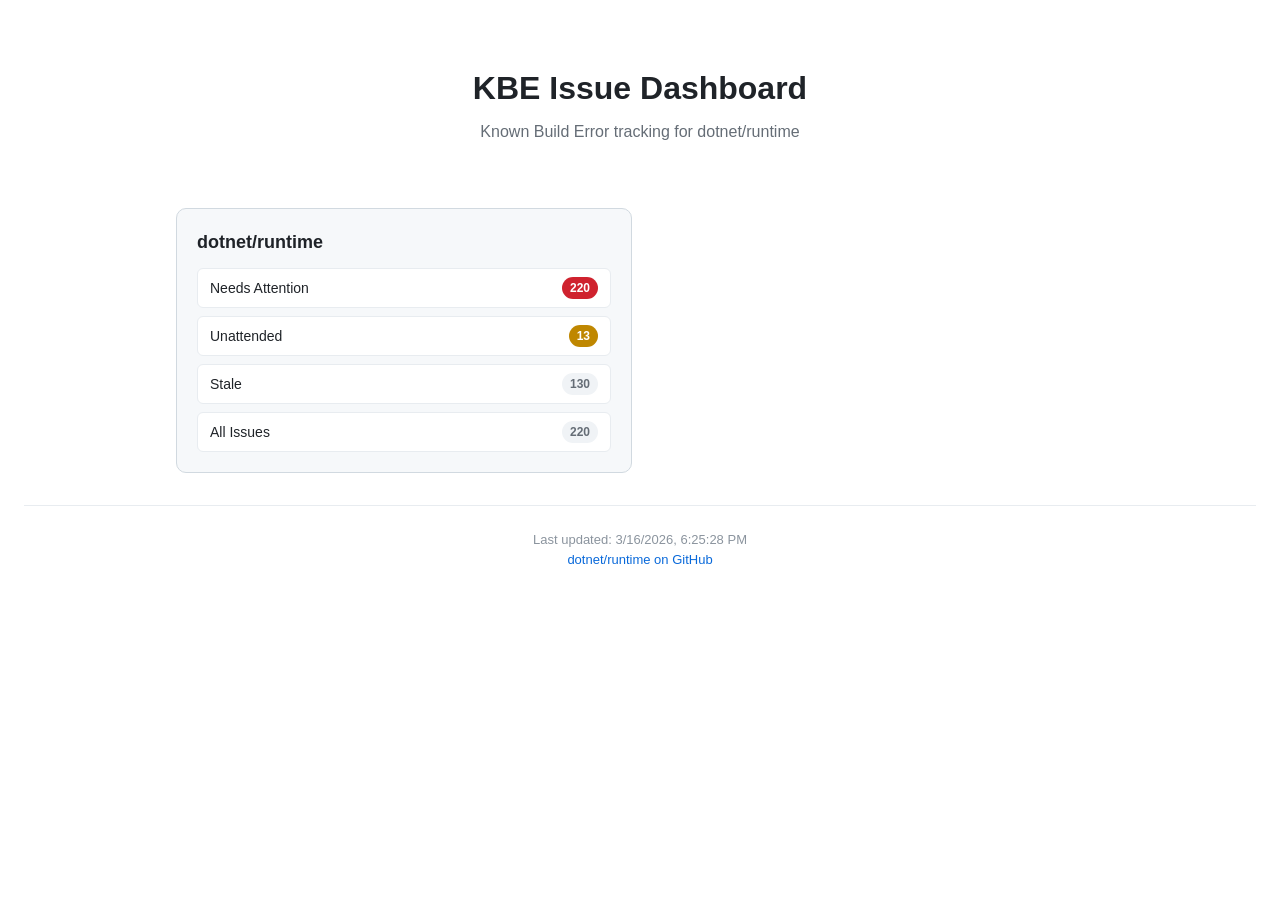
<file: docs/index.html>
<!DOCTYPE html>
<html lang="en">
<head>
  <meta charset="UTF-8">
  <meta name="viewport" content="width=device-width, initial-scale=1.0">
  <title>KBE Issue Dashboard</title>
  <link rel="stylesheet" href="shared-styles.css">
</head>
<body>
  <div class="page-container">
    <div class="dashboard-hero">
      <h1>KBE Issue Dashboard</h1>
      <p class="subtitle">Known Build Error tracking for dotnet/runtime</p>
    </div>

    <div id="sparklines" class="sparkline-container" style="display:none;">
      <div class="sparkline-card">
        <div class="spark-label">Total Issues</div>
        <div class="spark-value" id="spark-total">—</div>
        <canvas id="spark-total-chart" height="40"></canvas>
      </div>
      <div class="sparkline-card">
        <div class="spark-label">24h Hits</div>
        <div class="spark-value" id="spark-hits">—</div>
        <canvas id="spark-hits-chart" height="40"></canvas>
      </div>
      <div class="sparkline-card">
        <div class="spark-label">Avg Urgency</div>
        <div class="spark-value" id="spark-urgency">—</div>
        <canvas id="spark-urgency-chart" height="40"></canvas>
      </div>
    </div>

    <div id="repo-cards" class="repo-cards">
      <!-- Populated by JS -->
    </div>

    <div class="dashboard-footer">
      <span id="last-updated-index">Loading…</span><br>
      <a href="https://github.com/dotnet/runtime" target="_blank">dotnet/runtime on GitHub</a>
    </div>
  </div>

  <script src="shared-ui.js"></script>
  <script>
  (function () {
    var REPOS_URL = "repos.json";

    function renderRepoCard(repo, meta) {
      var card = document.createElement("div");
      card.className = "repo-card";

      var title = document.createElement("h2");
      title.textContent = repo.org + "/" + repo.repo;
      card.appendChild(title);

      var links = document.createElement("div");
      links.className = "repo-links";

      var reports = [
        { name: "Needs Attention", file: "needs-attention.html", key: "needs_attention", badgeClass: "danger" },
        { name: "Unattended", file: "unattended.html", key: "unattended", badgeClass: "warn" },
        { name: "Stale", file: "stale.html", key: "stale", badgeClass: "" },
        { name: "All Issues", file: "all.html", key: "all", badgeClass: "" },
      ];

      reports.forEach(function (r) {
        var a = document.createElement("a");
        a.className = "repo-link";
        a.href = repo.path + "/" + r.file;

        var label = document.createElement("span");
        label.textContent = r.name;
        a.appendChild(label);

        var badge = document.createElement("span");
        var count = meta && meta.counts ? meta.counts[r.key] : null;
        badge.className = "count-badge" + (count > 0 && r.badgeClass ? " " + r.badgeClass : "");
        badge.textContent = count !== null && count !== undefined ? count : "—";
        a.appendChild(badge);

        links.appendChild(a);
      });

      card.appendChild(links);
      return card;
    }

    function loadMeta(repo) {
      return fetch(repo.path + "/meta.json")
        .then(function (r) { return r.ok ? r.json() : null; })
        .catch(function () { return null; });
    }

    function renderDashboard() {
      fetch(REPOS_URL)
        .then(function (r) { return r.json(); })
        .then(function (repos) {
          var container = document.getElementById("repo-cards");
          var promises = repos.map(function (repo) {
            return loadMeta(repo).then(function (meta) {
              return { repo: repo, meta: meta };
            });
          });

          Promise.all(promises).then(function (results) {
            results.forEach(function (r) {
              container.appendChild(renderRepoCard(r.repo, r.meta));
            });

            // Show sparklines if history data is available
            var firstMeta = results[0] && results[0].meta;
            if (firstMeta && firstMeta.history) {
              var sparkContainer = document.getElementById("sparklines");
              sparkContainer.style.display = "";

              var h = firstMeta.history;
              if (h.total_issues) {
                document.getElementById("spark-total").textContent = h.total_issues[h.total_issues.length - 1];
                KBE.drawSparkline(document.getElementById("spark-total-chart"), h.total_issues, "#0969da");
              }
              if (h.hits_24h) {
                document.getElementById("spark-hits").textContent = h.hits_24h[h.hits_24h.length - 1];
                KBE.drawSparkline(document.getElementById("spark-hits-chart"), h.hits_24h, "#cf222e");
              }
              if (h.avg_urgency) {
                document.getElementById("spark-urgency").textContent = h.avg_urgency[h.avg_urgency.length - 1].toFixed(1);
                KBE.drawSparkline(document.getElementById("spark-urgency-chart"), h.avg_urgency, "#bf8700");
              }
            }

            // Timestamp
            var ts = (firstMeta && firstMeta.generated_at) || null;
            var tsEl = document.getElementById("last-updated-index");
            if (ts) {
              var d = new Date(ts);
              tsEl.textContent = "Last updated: " + d.toLocaleString();
            } else {
              tsEl.textContent = "Reports not yet generated. Run the pipeline to populate data.";
            }
          });
        })
        .catch(function () {
          document.getElementById("repo-cards").innerHTML =
            '<p style="text-align:center;color:var(--text-muted);">Could not load repos.json. Run the pipeline to generate reports.</p>';
          document.getElementById("last-updated-index").textContent = "No data available.";
        });
    }

    if (document.readyState === "loading") {
      document.addEventListener("DOMContentLoaded", renderDashboard);
    } else {
      renderDashboard();
    }
  })();
  </script>
</body>
</html>
</file>
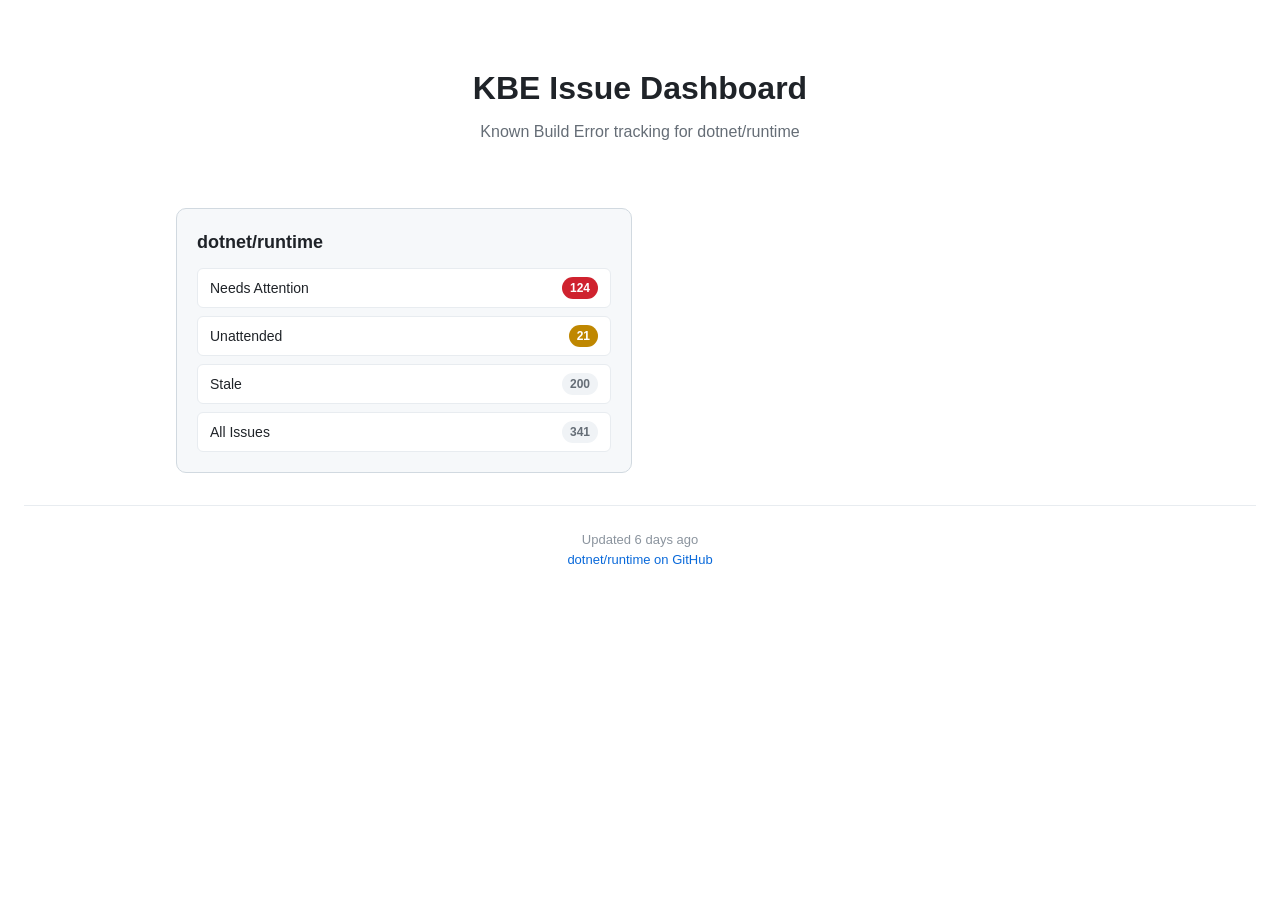
<file: pages/index.html>
<!DOCTYPE html>
<html lang="en">
<head>
  <meta charset="UTF-8">
  <meta name="viewport" content="width=device-width, initial-scale=1.0">
  <title>KBE Issue Dashboard</title>
  <link rel="stylesheet" href="shared-styles.css">
</head>
<body>
  <div class="page-container">
    <div class="dashboard-hero">
      <h1>KBE Issue Dashboard</h1>
      <p class="subtitle">Known Build Error tracking for dotnet/runtime</p>
    </div>

    <div id="sparklines" class="sparkline-container" style="display:none;">
      <div class="sparkline-card">
        <div class="spark-label">Total Issues</div>
        <div class="spark-value" id="spark-total">—</div>
        <canvas id="spark-total-chart" height="40"></canvas>
      </div>
      <div class="sparkline-card">
        <div class="spark-label">24h Hits</div>
        <div class="spark-value" id="spark-hits">—</div>
        <canvas id="spark-hits-chart" height="40"></canvas>
      </div>
      <div class="sparkline-card">
        <div class="spark-label">Avg Urgency</div>
        <div class="spark-value" id="spark-urgency">—</div>
        <canvas id="spark-urgency-chart" height="40"></canvas>
      </div>
    </div>

    <div id="repo-cards" class="repo-cards">
      <!-- Populated by JS -->
    </div>

    <div class="dashboard-footer">
      <span id="last-updated-index">Loading…</span><br>
      <a href="https://github.com/dotnet/runtime" target="_blank">dotnet/runtime on GitHub</a>
    </div>
  </div>

  <script src="shared-ui.js"></script>
  <script>
  (function () {
    var REPOS_URL = "repos.json";

    function renderRepoCard(repo, meta) {
      var card = document.createElement("div");
      card.className = "repo-card";

      var title = document.createElement("h2");
      title.textContent = repo.org + "/" + repo.repo;
      card.appendChild(title);

      var links = document.createElement("div");
      links.className = "repo-links";

      var reports = [
        { name: "Needs Attention", file: "needs-attention.html", key: "needs_attention", badgeClass: "danger" },
        { name: "Unattended", file: "unattended.html", key: "unattended", badgeClass: "warn" },
        { name: "Stale", file: "stale.html", key: "stale", badgeClass: "" },
        { name: "All Issues", file: "all.html", key: "all", badgeClass: "" },
      ];

      reports.forEach(function (r) {
        var a = document.createElement("a");
        a.className = "repo-link";
        a.href = repo.path + "/" + r.file;

        var label = document.createElement("span");
        label.textContent = r.name;
        a.appendChild(label);

        var badge = document.createElement("span");
        var count = meta && meta.counts ? meta.counts[r.key] : null;
        badge.className = "count-badge" + (count > 0 && r.badgeClass ? " " + r.badgeClass : "");
        badge.textContent = count !== null && count !== undefined ? count : "—";
        a.appendChild(badge);

        links.appendChild(a);
      });

      card.appendChild(links);
      return card;
    }

    function loadMeta(repo) {
      return fetch(repo.path + "/meta.json")
        .then(function (r) { return r.ok ? r.json() : null; })
        .catch(function () { return null; });
    }

    function renderDashboard() {
      fetch(REPOS_URL)
        .then(function (r) { return r.json(); })
        .then(function (repos) {
          var container = document.getElementById("repo-cards");
          var promises = repos.map(function (repo) {
            return loadMeta(repo).then(function (meta) {
              return { repo: repo, meta: meta };
            });
          });

          Promise.all(promises).then(function (results) {
            results.forEach(function (r) {
              container.appendChild(renderRepoCard(r.repo, r.meta));
            });

            // Show sparklines if history data is available
            var firstMeta = results[0] && results[0].meta;
            if (firstMeta && firstMeta.history) {
              var sparkContainer = document.getElementById("sparklines");
              sparkContainer.style.display = "";

              var h = firstMeta.history;
              if (h.total_issues) {
                document.getElementById("spark-total").textContent = h.total_issues[h.total_issues.length - 1];
                KBE.drawSparkline(document.getElementById("spark-total-chart"), h.total_issues, "#0969da");
              }
              if (h.hits_24h) {
                document.getElementById("spark-hits").textContent = h.hits_24h[h.hits_24h.length - 1];
                KBE.drawSparkline(document.getElementById("spark-hits-chart"), h.hits_24h, "#cf222e");
              }
              if (h.avg_urgency) {
                document.getElementById("spark-urgency").textContent = h.avg_urgency[h.avg_urgency.length - 1].toFixed(1);
                KBE.drawSparkline(document.getElementById("spark-urgency-chart"), h.avg_urgency, "#bf8700");
              }
            }

            // Timestamp — show relative "X mins ago"
            var ts = (firstMeta && firstMeta.generated_at) || null;
            var tsEl = document.getElementById("last-updated-index");
            if (ts) {
              var generated = new Date(ts);
              function updateRelativeTime() {
                var diff = Math.floor((Date.now() - generated.getTime()) / 60000);
                var text;
                if (diff < 1) {
                  text = "just now";
                } else if (diff < 60) {
                  text = diff + " min" + (diff === 1 ? "" : "s") + " ago";
                } else if (diff < 1440) {
                  var hours = Math.floor(diff / 60);
                  text = hours + " hour" + (hours === 1 ? "" : "s") + " ago";
                } else {
                  var days = Math.floor(diff / 1440);
                  text = days + " day" + (days === 1 ? "" : "s") + " ago";
                }
                tsEl.textContent = "Updated " + text;
              }
              updateRelativeTime();
              setInterval(updateRelativeTime, 60000);
            } else {
              tsEl.textContent = "Reports not yet generated. Run the pipeline to populate data.";
            }
          });
        })
        .catch(function () {
          document.getElementById("repo-cards").innerHTML =
            '<p style="text-align:center;color:var(--text-muted);">Could not load repos.json. Run the pipeline to generate reports.</p>';
          document.getElementById("last-updated-index").textContent = "No data available.";
        });
    }

    if (document.readyState === "loading") {
      document.addEventListener("DOMContentLoaded", renderDashboard);
    } else {
      renderDashboard();
    }
  })();
  </script>
</body>
</html>
</file>
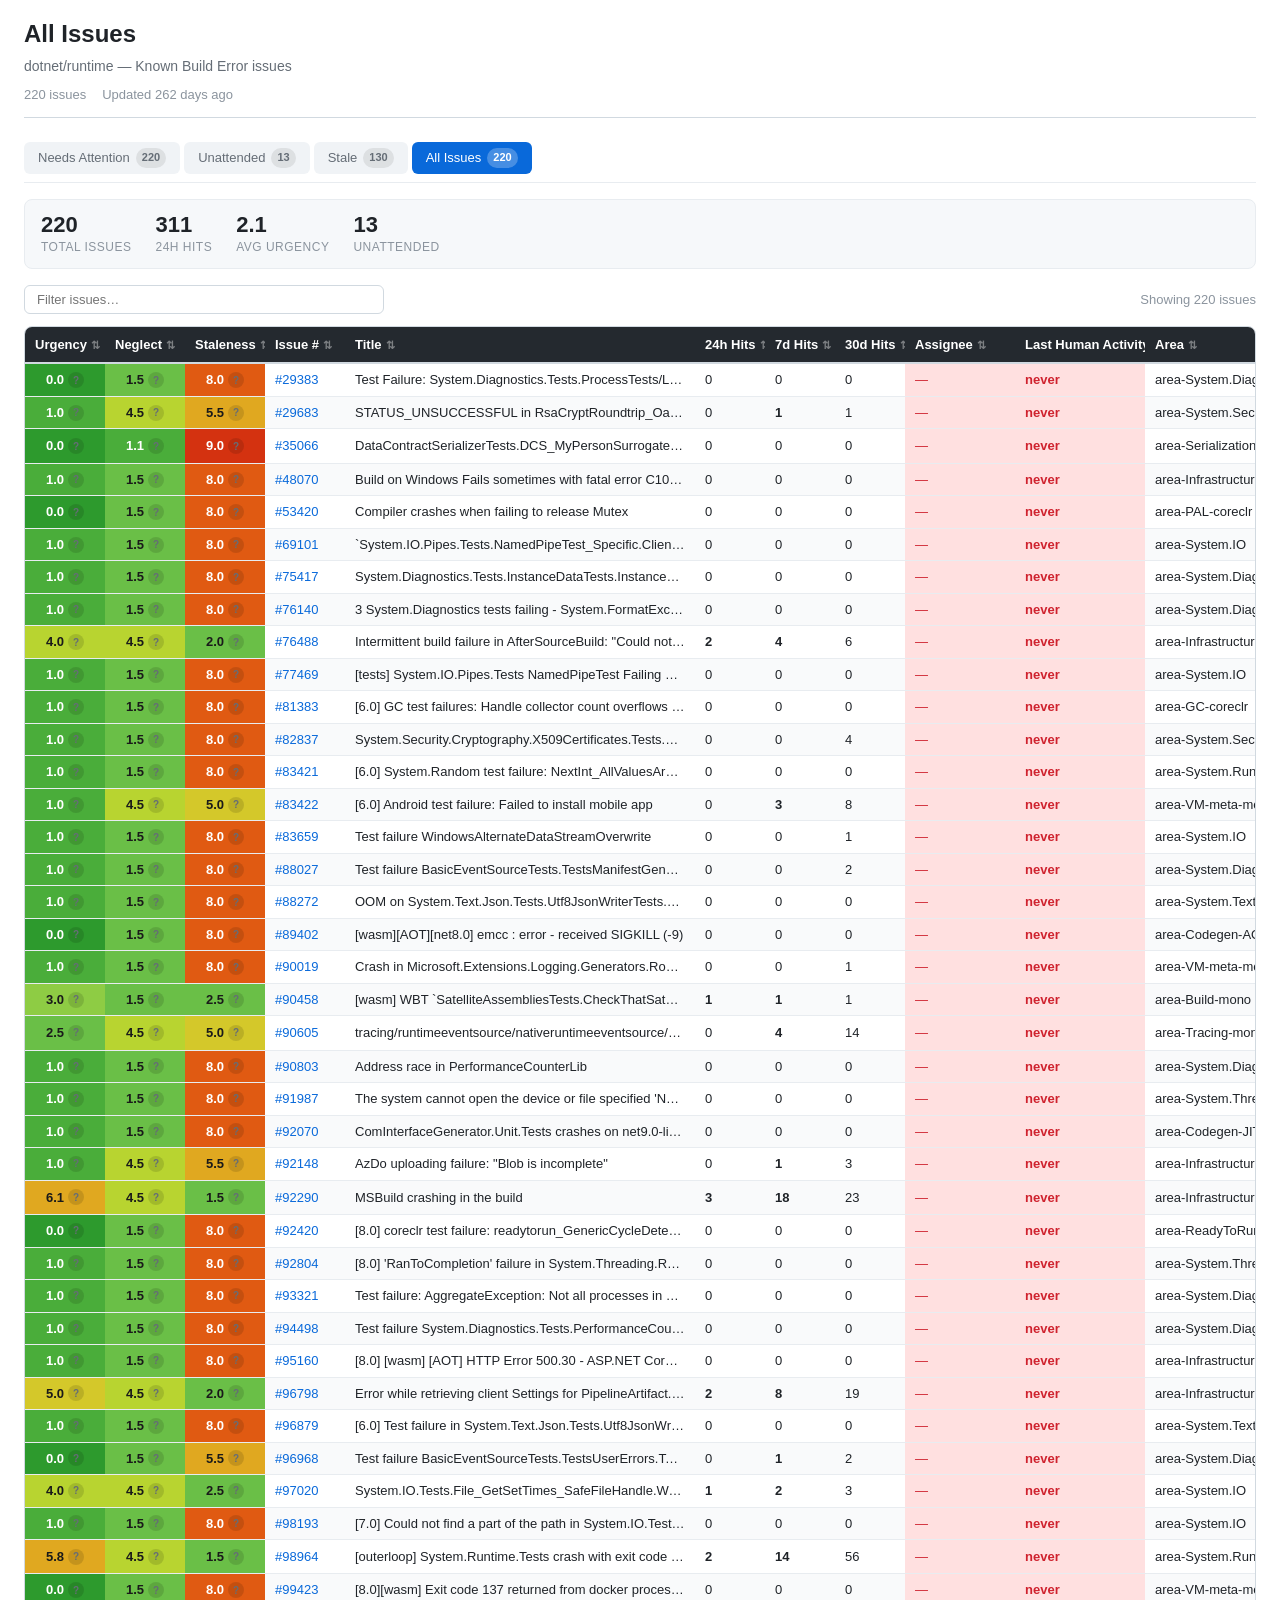
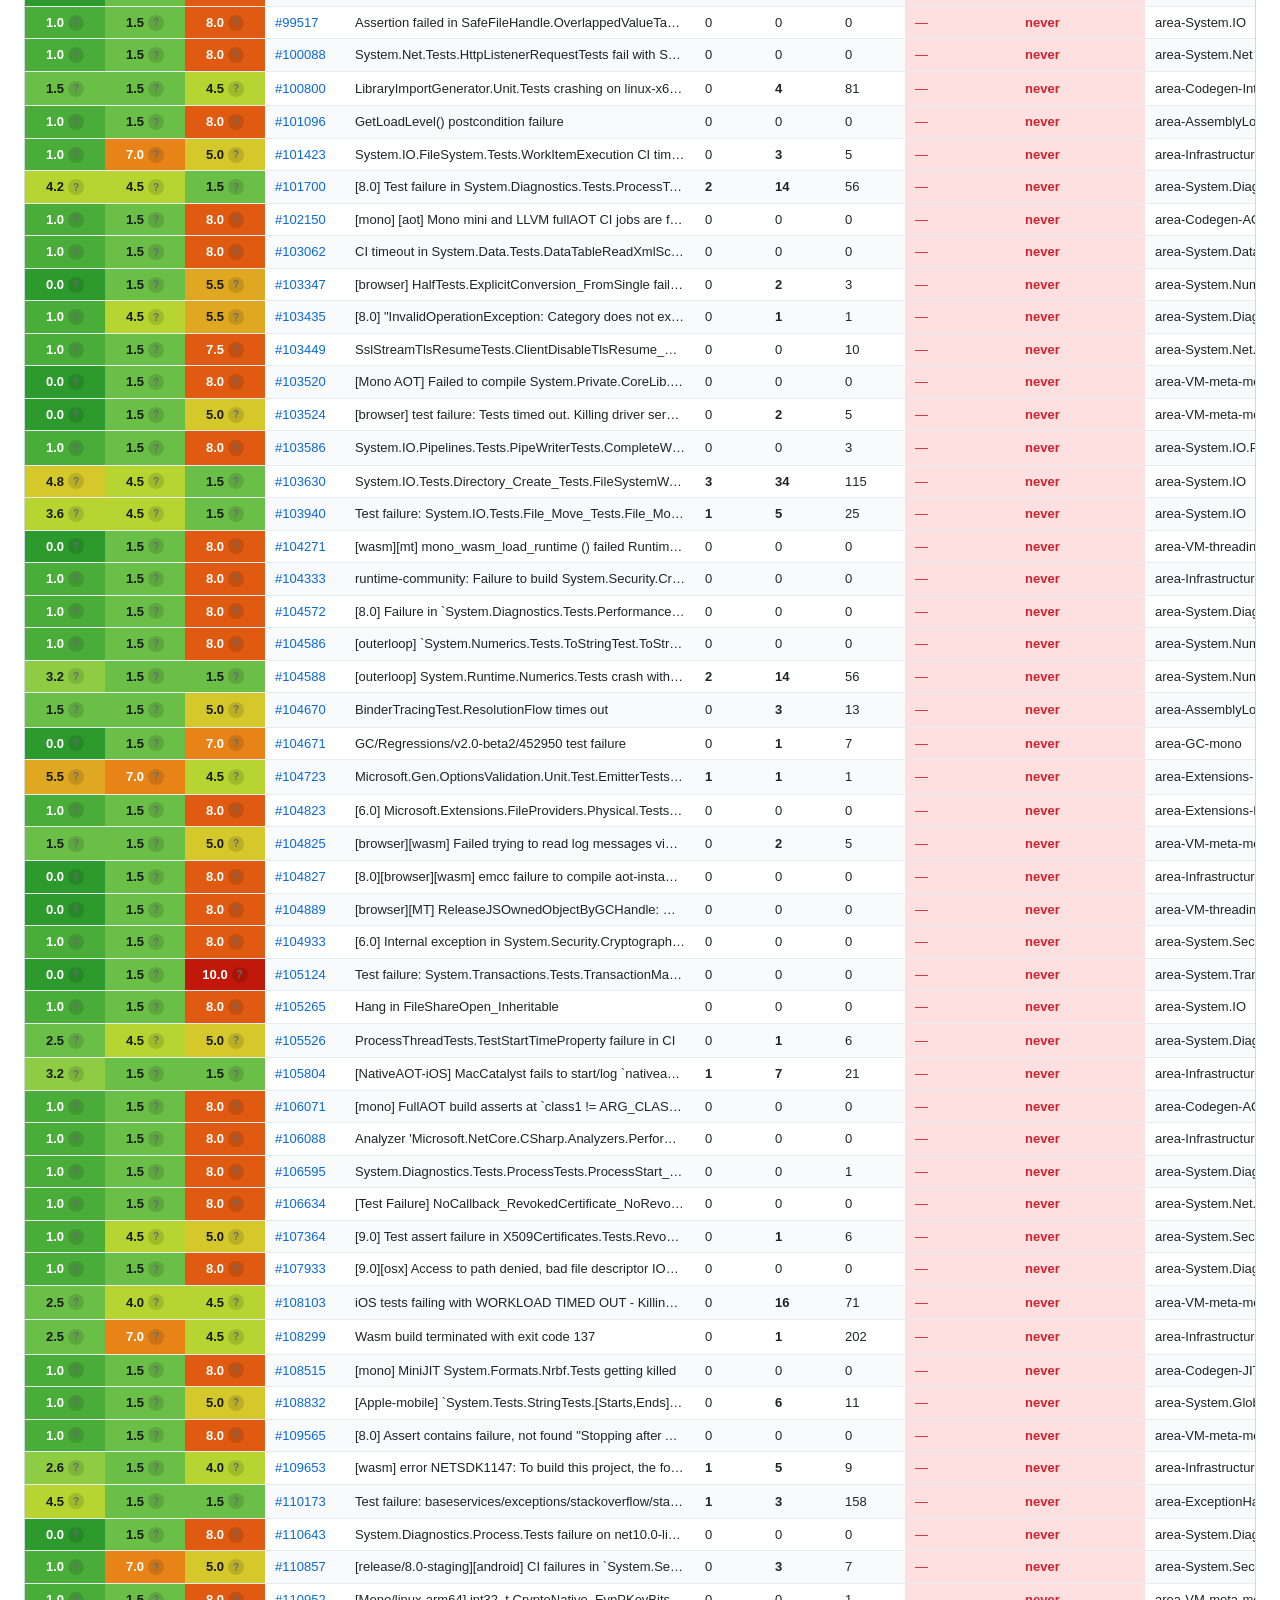
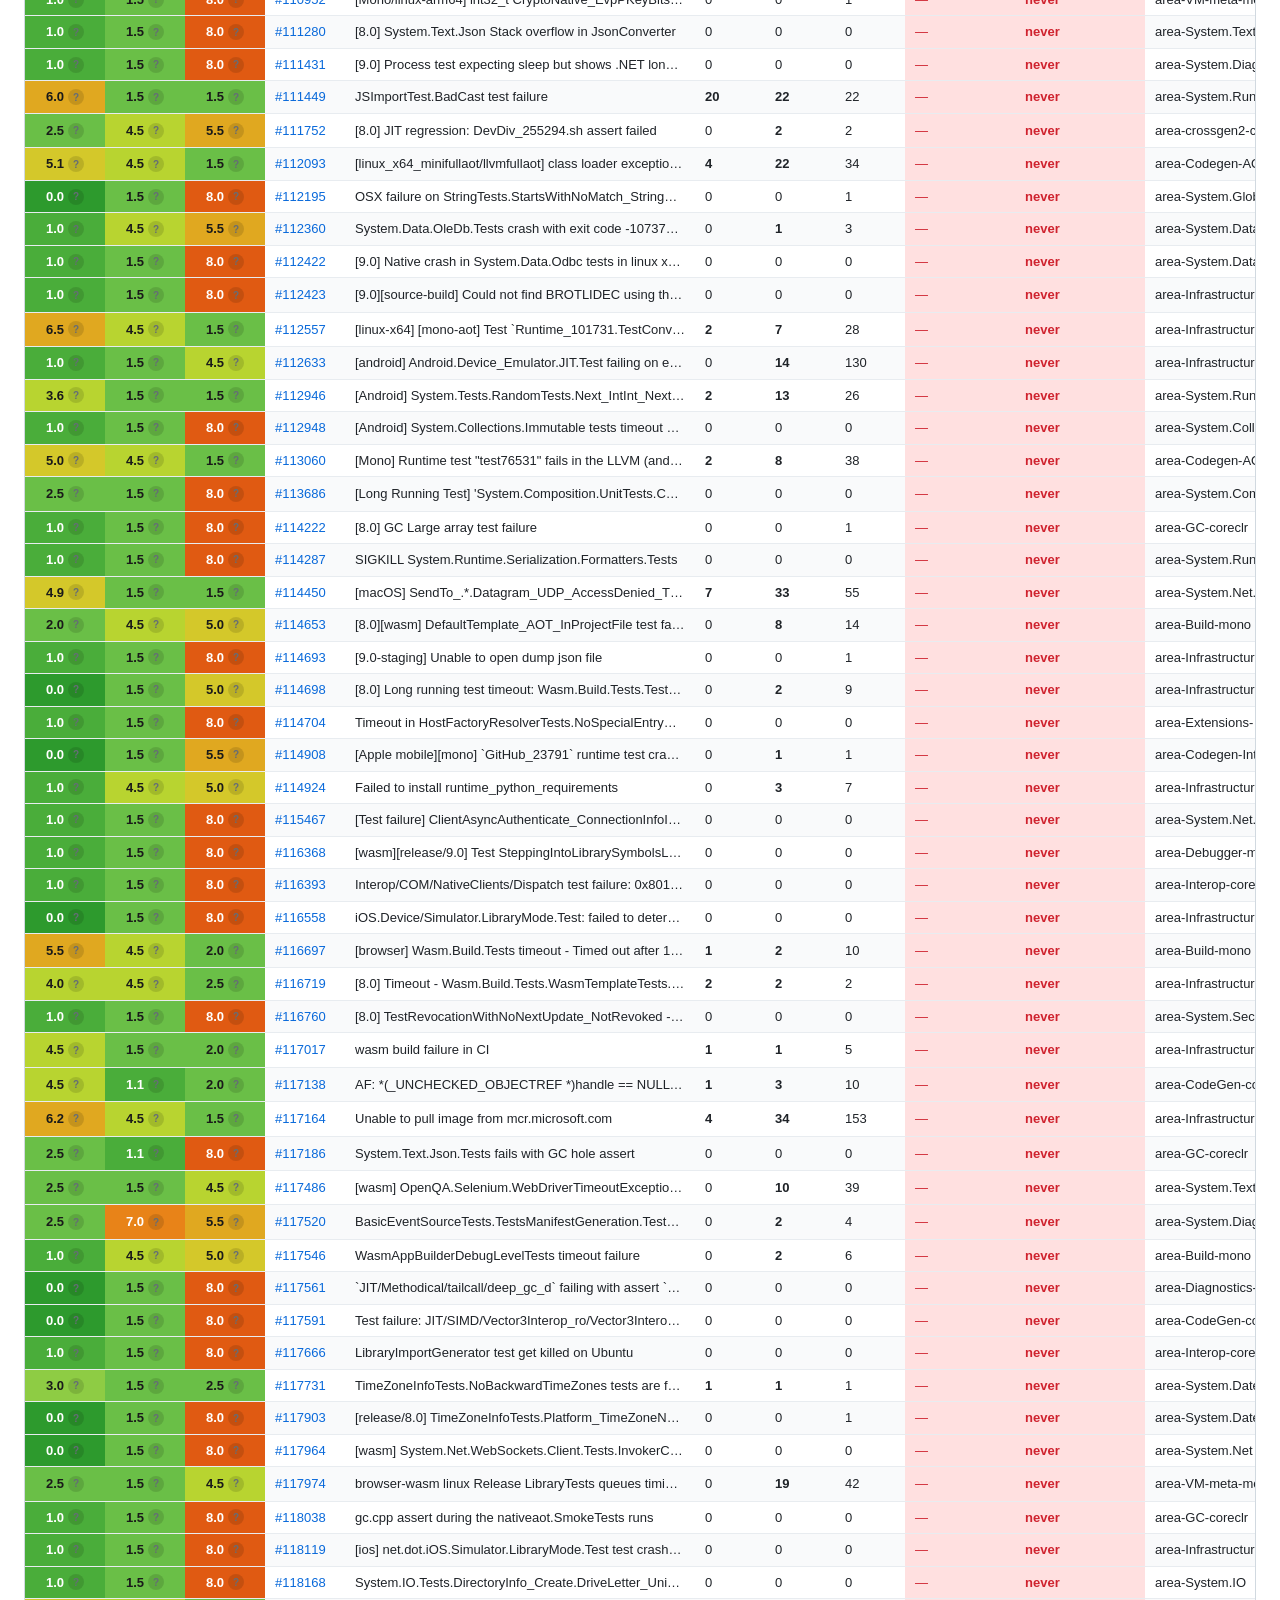
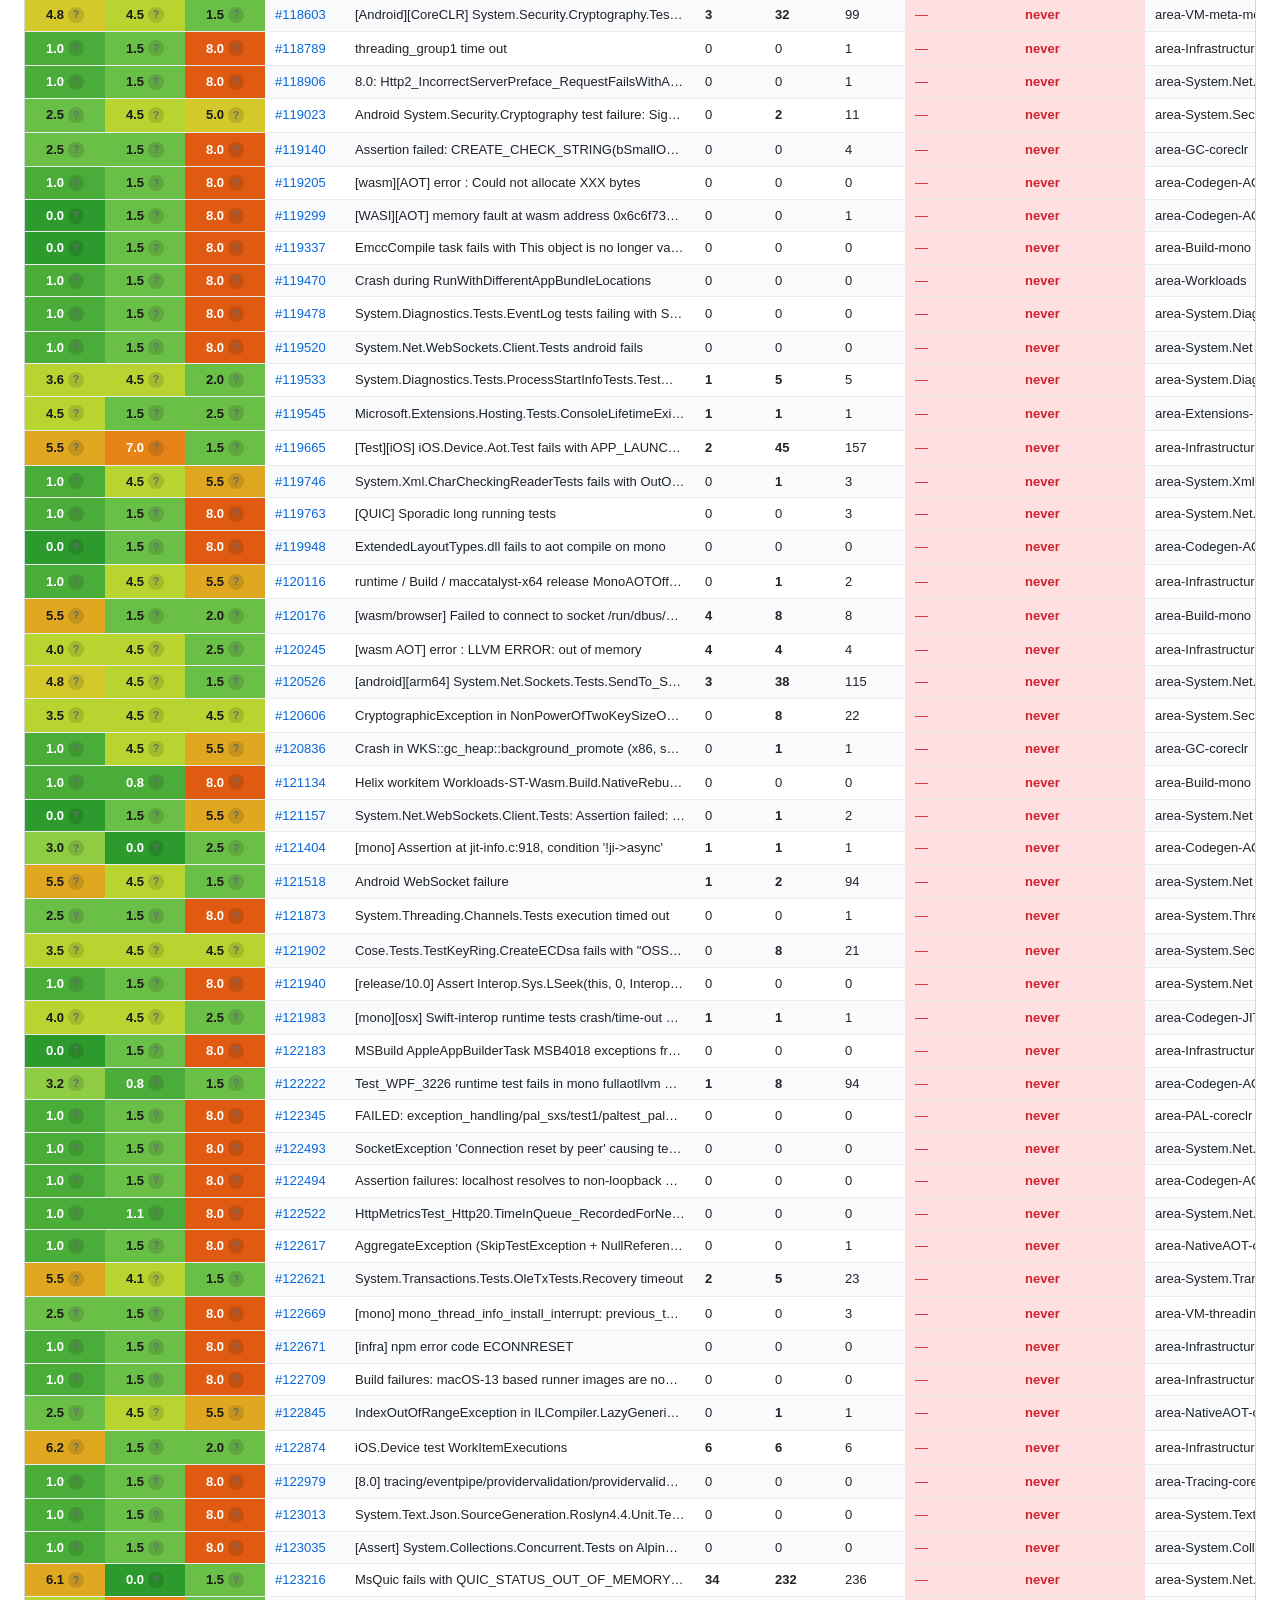
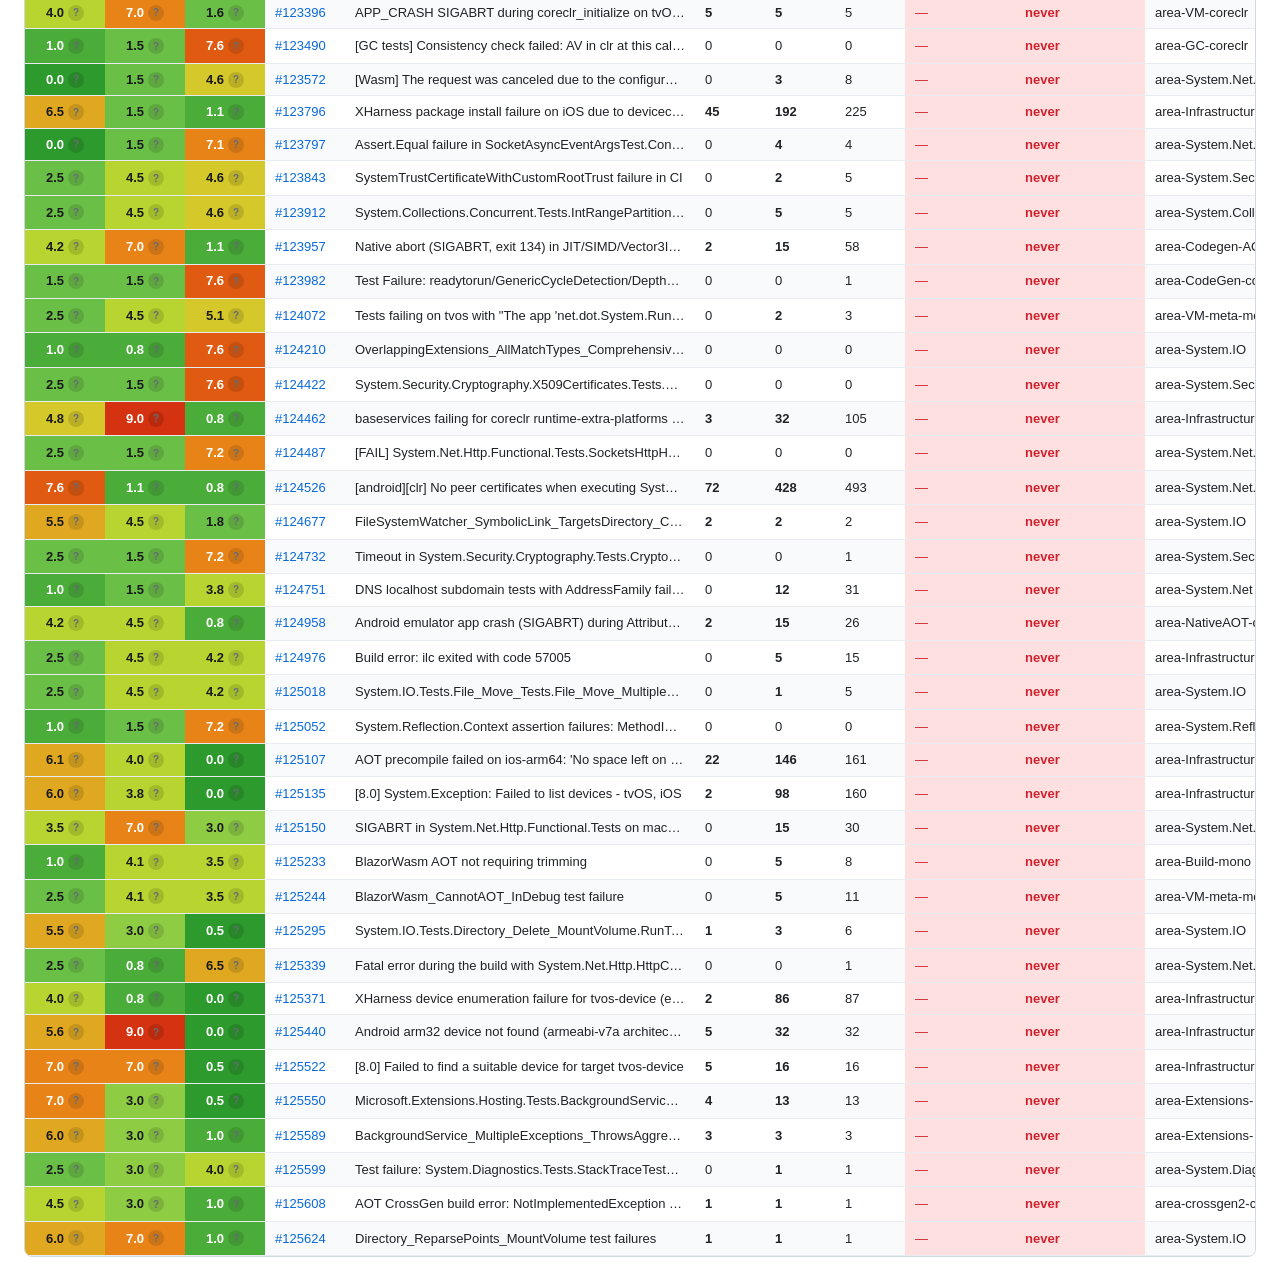
<file: docs/runtime/all.html>
<!DOCTYPE html>
<html lang="en">
<head>
  <meta charset="UTF-8">
  <meta name="viewport" content="width=device-width, initial-scale=1.0">
  <title>All Issues — runtime — KBE Dashboard</title>
  <link rel="stylesheet" href="../shared-styles.css">
</head>
<body data-report="all">
  <div class="page-container">
    <div class="report-header">
      <h1>All Issues</h1>
      <p class="subtitle">dotnet/runtime — Known Build Error issues</p>
      <div class="meta">
        <span>220 issues</span>
        <span id="last-updated" data-timestamp="2026-03-16T18:25:28Z">Updated…</span>
      </div>
    </div>

    <nav class="report-nav"><a href="needs-attention.html" class="">Needs Attention<span class="nav-count">220</span></a><a href="unattended.html" class="">Unattended<span class="nav-count">13</span></a><a href="stale.html" class="">Stale<span class="nav-count">130</span></a><a href="all.html" class="active">All Issues<span class="nav-count">220</span></a></nav>

    <div class="stats-bar"><div class="stat-item"><span class="stat-value">220</span><span class="stat-label">Total Issues</span></div><div class="stat-item"><span class="stat-value">311</span><span class="stat-label">24h Hits</span></div><div class="stat-item"><span class="stat-value">2.1</span><span class="stat-label">Avg Urgency</span></div><div class="stat-item"><span class="stat-value">13</span><span class="stat-label">Unattended</span></div></div>

    <div class="filter-bar"><input type="text" id="filter-input" placeholder="Filter issues…" aria-label="Filter issues"><span class="row-count" id="row-count"></span></div><div class="table-container"><table class="data-table"><thead><tr><th data-sortable data-sort-type="number" style="width:80px">Urgency<span class="sort-indicator">⇅</span><span class="col-resize"></span></th><th data-sortable data-sort-type="number" style="width:80px">Neglect<span class="sort-indicator">⇅</span><span class="col-resize"></span></th><th data-sortable data-sort-type="number" style="width:80px">Staleness<span class="sort-indicator">⇅</span><span class="col-resize"></span></th><th data-sortable data-sort-type="number" style="width:80px">Issue #<span class="sort-indicator">⇅</span><span class="col-resize"></span></th><th data-sortable data-sort-type="text" style="width:350px">Title<span class="sort-indicator">⇅</span><span class="col-resize"></span></th><th data-sortable data-sort-type="number" style="width:70px">24h Hits<span class="sort-indicator">⇅</span><span class="col-resize"></span></th><th data-sortable data-sort-type="number" style="width:70px">7d Hits<span class="sort-indicator">⇅</span><span class="col-resize"></span></th><th data-sortable data-sort-type="number" style="width:70px">30d Hits<span class="sort-indicator">⇅</span><span class="col-resize"></span></th><th data-sortable data-sort-type="text" style="width:110px">Assignee<span class="sort-indicator">⇅</span><span class="col-resize"></span></th><th data-sortable data-sort-type="number" style="width:130px">Last Human Activity<span class="sort-indicator">⇅</span><span class="col-resize"></span></th><th data-sortable data-sort-type="text" style="width:140px">Area<span class="sort-indicator">⇅</span><span class="col-resize"></span></th><th data-sortable data-sort-type="number" style="width:60px">Age<span class="sort-indicator">⇅</span><span class="col-resize"></span></th><th data-sortable data-sort-type="text" style="width:180px">Labels<span class="sort-indicator">⇅</span><span class="col-resize"></span></th></tr></thead><tbody><tr><td class="score-td severity-0" data-sort-value="0.00"><span class="score-cell">0.0<span class="tooltip-trigger">?<span class="tooltip-content">Urgency: 0.0 / 10.0</span></span></span></td><td class="score-td severity-2" data-sort-value="1.50"><span class="score-cell">1.5<span class="tooltip-trigger">?<span class="tooltip-content">Neglect: 1.5 / 10.0</span></span></span></td><td class="score-td severity-8" data-sort-value="8.00"><span class="score-cell">8.0<span class="tooltip-trigger">?<span class="tooltip-content">Staleness: 8.0 / 10.0</span></span></span></td><td data-sort-value="29383"><a href="https://github.com/dotnet/runtime/issues/29383" target="_blank" rel="noopener">#29383</a></td><td class="title-cell" title="Test Failure: System.Diagnostics.Tests.ProcessTests/LongProcessNamesAreSupported">Test Failure: System.Diagnostics.Tests.ProcessTests/LongProcessNamesAreSupported</td><td class="" data-sort-value="0">0</td><td class="" data-sort-value="0">0</td><td class="" data-sort-value="0">0</td><td class="no-assignee">—</td><td class="stale-activity" data-sort-value="99999">never</td><td>area-System.Diagnostics.Process</td><td data-sort-value="0">0d</td><td></td></tr><tr><td class="score-td severity-1" data-sort-value="1.00"><span class="score-cell">1.0<span class="tooltip-trigger">?<span class="tooltip-content">Urgency: 1.0 / 10.0</span></span></span></td><td class="score-td severity-4" data-sort-value="4.50"><span class="score-cell">4.5<span class="tooltip-trigger">?<span class="tooltip-content">Neglect: 4.5 / 10.0</span></span></span></td><td class="score-td severity-6" data-sort-value="5.50"><span class="score-cell">5.5<span class="tooltip-trigger">?<span class="tooltip-content">Staleness: 5.5 / 10.0</span></span></span></td><td data-sort-value="29683"><a href="https://github.com/dotnet/runtime/issues/29683" target="_blank" rel="noopener">#29683</a></td><td class="title-cell" title="STATUS_UNSUCCESSFUL in  RsaCryptRoundtrip_OaepSHA1">STATUS_UNSUCCESSFUL in  RsaCryptRoundtrip_OaepSHA1</td><td class="" data-sort-value="0">0</td><td class="hits-active" data-sort-value="1">1</td><td class="" data-sort-value="1">1</td><td class="no-assignee">—</td><td class="stale-activity" data-sort-value="99999">never</td><td>area-System.Security</td><td data-sort-value="0">0d</td><td></td></tr><tr><td class="score-td severity-0" data-sort-value="0.00"><span class="score-cell">0.0<span class="tooltip-trigger">?<span class="tooltip-content">Urgency: 0.0 / 10.0</span></span></span></td><td class="score-td severity-1" data-sort-value="1.12"><span class="score-cell">1.1<span class="tooltip-trigger">?<span class="tooltip-content">Neglect: 1.1 / 10.0</span></span></span></td><td class="score-td severity-9" data-sort-value="9.00"><span class="score-cell">9.0<span class="tooltip-trigger">?<span class="tooltip-content">Staleness: 9.0 / 10.0</span></span></span></td><td data-sort-value="35066"><a href="https://github.com/dotnet/runtime/issues/35066" target="_blank" rel="noopener">#35066</a></td><td class="title-cell" title=" DataContractSerializerTests.DCS_MyPersonSurrogate_Stress failing in CI"> DataContractSerializerTests.DCS_MyPersonSurrogate_Stress failing in CI</td><td class="" data-sort-value="0">0</td><td class="" data-sort-value="0">0</td><td class="" data-sort-value="0">0</td><td class="no-assignee">—</td><td class="stale-activity" data-sort-value="99999">never</td><td>area-Serialization</td><td data-sort-value="0">0d</td><td><span class="label-badge untriaged">untriaged</span></td></tr><tr><td class="score-td severity-1" data-sort-value="1.00"><span class="score-cell">1.0<span class="tooltip-trigger">?<span class="tooltip-content">Urgency: 1.0 / 10.0</span></span></span></td><td class="score-td severity-2" data-sort-value="1.50"><span class="score-cell">1.5<span class="tooltip-trigger">?<span class="tooltip-content">Neglect: 1.5 / 10.0</span></span></span></td><td class="score-td severity-8" data-sort-value="8.00"><span class="score-cell">8.0<span class="tooltip-trigger">?<span class="tooltip-content">Staleness: 8.0 / 10.0</span></span></span></td><td data-sort-value="48070"><a href="https://github.com/dotnet/runtime/issues/48070" target="_blank" rel="noopener">#48070</a></td><td class="title-cell" title="Build on Windows Fails sometimes with fatal error C1090: PDB API call failed">Build on Windows Fails sometimes with fatal error C1090: PDB API call failed</td><td class="" data-sort-value="0">0</td><td class="" data-sort-value="0">0</td><td class="" data-sort-value="0">0</td><td class="no-assignee">—</td><td class="stale-activity" data-sort-value="99999">never</td><td>area-Infrastructure-coreclr</td><td data-sort-value="0">0d</td><td></td></tr><tr><td class="score-td severity-0" data-sort-value="0.00"><span class="score-cell">0.0<span class="tooltip-trigger">?<span class="tooltip-content">Urgency: 0.0 / 10.0</span></span></span></td><td class="score-td severity-2" data-sort-value="1.50"><span class="score-cell">1.5<span class="tooltip-trigger">?<span class="tooltip-content">Neglect: 1.5 / 10.0</span></span></span></td><td class="score-td severity-8" data-sort-value="8.00"><span class="score-cell">8.0<span class="tooltip-trigger">?<span class="tooltip-content">Staleness: 8.0 / 10.0</span></span></span></td><td data-sort-value="53420"><a href="https://github.com/dotnet/runtime/issues/53420" target="_blank" rel="noopener">#53420</a></td><td class="title-cell" title="Compiler crashes when failing to release Mutex">Compiler crashes when failing to release Mutex</td><td class="" data-sort-value="0">0</td><td class="" data-sort-value="0">0</td><td class="" data-sort-value="0">0</td><td class="no-assignee">—</td><td class="stale-activity" data-sort-value="99999">never</td><td>area-PAL-coreclr</td><td data-sort-value="0">0d</td><td></td></tr><tr><td class="score-td severity-1" data-sort-value="1.00"><span class="score-cell">1.0<span class="tooltip-trigger">?<span class="tooltip-content">Urgency: 1.0 / 10.0</span></span></span></td><td class="score-td severity-2" data-sort-value="1.50"><span class="score-cell">1.5<span class="tooltip-trigger">?<span class="tooltip-content">Neglect: 1.5 / 10.0</span></span></span></td><td class="score-td severity-8" data-sort-value="8.00"><span class="score-cell">8.0<span class="tooltip-trigger">?<span class="tooltip-content">Staleness: 8.0 / 10.0</span></span></span></td><td data-sort-value="69101"><a href="https://github.com/dotnet/runtime/issues/69101" target="_blank" rel="noopener">#69101</a></td><td class="title-cell" title="`System.IO.Pipes.Tests.NamedPipeTest_Specific.ClientConnectAsync_Cancel_With_InfiniteTimeout` failing on `Libraries Test Run release coreclr windows x86 Release`">`System.IO.Pipes.Tests.NamedPipeTest_Specific.ClientConnectAsync_Cancel_With_Inf…</td><td class="" data-sort-value="0">0</td><td class="" data-sort-value="0">0</td><td class="" data-sort-value="0">0</td><td class="no-assignee">—</td><td class="stale-activity" data-sort-value="99999">never</td><td>area-System.IO</td><td data-sort-value="0">0d</td><td></td></tr><tr><td class="score-td severity-1" data-sort-value="1.00"><span class="score-cell">1.0<span class="tooltip-trigger">?<span class="tooltip-content">Urgency: 1.0 / 10.0</span></span></span></td><td class="score-td severity-2" data-sort-value="1.50"><span class="score-cell">1.5<span class="tooltip-trigger">?<span class="tooltip-content">Neglect: 1.5 / 10.0</span></span></span></td><td class="score-td severity-8" data-sort-value="8.00"><span class="score-cell">8.0<span class="tooltip-trigger">?<span class="tooltip-content">Staleness: 8.0 / 10.0</span></span></span></td><td data-sort-value="75417"><a href="https://github.com/dotnet/runtime/issues/75417" target="_blank" rel="noopener">#75417</a></td><td class="title-cell" title="System.Diagnostics.Tests.InstanceDataTests.InstanceDataCollectionCollection tests failing in CI ">System.Diagnostics.Tests.InstanceDataTests.InstanceDataCollectionCollection test…</td><td class="" data-sort-value="0">0</td><td class="" data-sort-value="0">0</td><td class="" data-sort-value="0">0</td><td class="no-assignee">—</td><td class="stale-activity" data-sort-value="99999">never</td><td>area-System.Diagnostics.PerformanceCounter</td><td data-sort-value="0">0d</td><td></td></tr><tr><td class="score-td severity-1" data-sort-value="1.00"><span class="score-cell">1.0<span class="tooltip-trigger">?<span class="tooltip-content">Urgency: 1.0 / 10.0</span></span></span></td><td class="score-td severity-2" data-sort-value="1.50"><span class="score-cell">1.5<span class="tooltip-trigger">?<span class="tooltip-content">Neglect: 1.5 / 10.0</span></span></span></td><td class="score-td severity-8" data-sort-value="8.00"><span class="score-cell">8.0<span class="tooltip-trigger">?<span class="tooltip-content">Staleness: 8.0 / 10.0</span></span></span></td><td data-sort-value="76140"><a href="https://github.com/dotnet/runtime/issues/76140" target="_blank" rel="noopener">#76140</a></td><td class="title-cell" title="3 System.Diagnostics tests failing - System.FormatException : The input is not a valid Base-64">3 System.Diagnostics tests failing - System.FormatException : The input is not a…</td><td class="" data-sort-value="0">0</td><td class="" data-sort-value="0">0</td><td class="" data-sort-value="0">0</td><td class="no-assignee">—</td><td class="stale-activity" data-sort-value="99999">never</td><td>area-System.Diagnostics.Process</td><td data-sort-value="0">0d</td><td></td></tr><tr><td class="score-td severity-4" data-sort-value="4.00"><span class="score-cell">4.0<span class="tooltip-trigger">?<span class="tooltip-content">Urgency: 4.0 / 10.0</span></span></span></td><td class="score-td severity-4" data-sort-value="4.50"><span class="score-cell">4.5<span class="tooltip-trigger">?<span class="tooltip-content">Neglect: 4.5 / 10.0</span></span></span></td><td class="score-td severity-2" data-sort-value="2.00"><span class="score-cell">2.0<span class="tooltip-trigger">?<span class="tooltip-content">Staleness: 2.0 / 10.0</span></span></span></td><td data-sort-value="76488"><a href="https://github.com/dotnet/runtime/issues/76488" target="_blank" rel="noopener">#76488</a></td><td class="title-cell" title="Intermittent build failure in AfterSourceBuild: &quot;Could not write state file&quot;">Intermittent build failure in AfterSourceBuild: &quot;Could not write state file&quot;</td><td class="hits-active" data-sort-value="2">2</td><td class="hits-active" data-sort-value="4">4</td><td class="" data-sort-value="6">6</td><td class="no-assignee">—</td><td class="stale-activity" data-sort-value="99999">never</td><td>area-Infrastructure</td><td data-sort-value="0">0d</td><td></td></tr><tr><td class="score-td severity-1" data-sort-value="1.00"><span class="score-cell">1.0<span class="tooltip-trigger">?<span class="tooltip-content">Urgency: 1.0 / 10.0</span></span></span></td><td class="score-td severity-2" data-sort-value="1.50"><span class="score-cell">1.5<span class="tooltip-trigger">?<span class="tooltip-content">Neglect: 1.5 / 10.0</span></span></span></td><td class="score-td severity-8" data-sort-value="8.00"><span class="score-cell">8.0<span class="tooltip-trigger">?<span class="tooltip-content">Staleness: 8.0 / 10.0</span></span></span></td><td data-sort-value="77469"><a href="https://github.com/dotnet/runtime/issues/77469" target="_blank" rel="noopener">#77469</a></td><td class="title-cell" title="[tests] System.IO.Pipes.Tests NamedPipeTest Failing on iOS/tvOS">[tests] System.IO.Pipes.Tests NamedPipeTest Failing on iOS/tvOS</td><td class="" data-sort-value="0">0</td><td class="" data-sort-value="0">0</td><td class="" data-sort-value="0">0</td><td class="no-assignee">—</td><td class="stale-activity" data-sort-value="99999">never</td><td>area-System.IO</td><td data-sort-value="0">0d</td><td></td></tr><tr><td class="score-td severity-1" data-sort-value="1.00"><span class="score-cell">1.0<span class="tooltip-trigger">?<span class="tooltip-content">Urgency: 1.0 / 10.0</span></span></span></td><td class="score-td severity-2" data-sort-value="1.50"><span class="score-cell">1.5<span class="tooltip-trigger">?<span class="tooltip-content">Neglect: 1.5 / 10.0</span></span></span></td><td class="score-td severity-8" data-sort-value="8.00"><span class="score-cell">8.0<span class="tooltip-trigger">?<span class="tooltip-content">Staleness: 8.0 / 10.0</span></span></span></td><td data-sort-value="81383"><a href="https://github.com/dotnet/runtime/issues/81383" target="_blank" rel="noopener">#81383</a></td><td class="title-cell" title="[6.0] GC test failures: Handle collector count overflows or underflows">[6.0] GC test failures: Handle collector count overflows or underflows</td><td class="" data-sort-value="0">0</td><td class="" data-sort-value="0">0</td><td class="" data-sort-value="0">0</td><td class="no-assignee">—</td><td class="stale-activity" data-sort-value="99999">never</td><td>area-GC-coreclr</td><td data-sort-value="0">0d</td><td></td></tr><tr><td class="score-td severity-1" data-sort-value="1.00"><span class="score-cell">1.0<span class="tooltip-trigger">?<span class="tooltip-content">Urgency: 1.0 / 10.0</span></span></span></td><td class="score-td severity-2" data-sort-value="1.50"><span class="score-cell">1.5<span class="tooltip-trigger">?<span class="tooltip-content">Neglect: 1.5 / 10.0</span></span></span></td><td class="score-td severity-8" data-sort-value="8.00"><span class="score-cell">8.0<span class="tooltip-trigger">?<span class="tooltip-content">Staleness: 8.0 / 10.0</span></span></span></td><td data-sort-value="82837"><a href="https://github.com/dotnet/runtime/issues/82837" target="_blank" rel="noopener">#82837</a></td><td class="title-cell" title="System.Security.Cryptography.X509Certificates.Tests.ChainTests.BuildInvalidSignatureTwice failure">System.Security.Cryptography.X509Certificates.Tests.ChainTests.BuildInvalidSigna…</td><td class="" data-sort-value="0">0</td><td class="" data-sort-value="0">0</td><td class="" data-sort-value="4">4</td><td class="no-assignee">—</td><td class="stale-activity" data-sort-value="99999">never</td><td>area-System.Security</td><td data-sort-value="0">0d</td><td></td></tr><tr><td class="score-td severity-1" data-sort-value="1.00"><span class="score-cell">1.0<span class="tooltip-trigger">?<span class="tooltip-content">Urgency: 1.0 / 10.0</span></span></span></td><td class="score-td severity-2" data-sort-value="1.50"><span class="score-cell">1.5<span class="tooltip-trigger">?<span class="tooltip-content">Neglect: 1.5 / 10.0</span></span></span></td><td class="score-td severity-8" data-sort-value="8.00"><span class="score-cell">8.0<span class="tooltip-trigger">?<span class="tooltip-content">Staleness: 8.0 / 10.0</span></span></span></td><td data-sort-value="83421"><a href="https://github.com/dotnet/runtime/issues/83421" target="_blank" rel="noopener">#83421</a></td><td class="title-cell" title="[6.0] System.Random test failure: NextInt_AllValuesAreWithinSpecifiedRange">[6.0] System.Random test failure: NextInt_AllValuesAreWithinSpecifiedRange</td><td class="" data-sort-value="0">0</td><td class="" data-sort-value="0">0</td><td class="" data-sort-value="0">0</td><td class="no-assignee">—</td><td class="stale-activity" data-sort-value="99999">never</td><td>area-System.Runtime</td><td data-sort-value="0">0d</td><td></td></tr><tr><td class="score-td severity-1" data-sort-value="1.00"><span class="score-cell">1.0<span class="tooltip-trigger">?<span class="tooltip-content">Urgency: 1.0 / 10.0</span></span></span></td><td class="score-td severity-4" data-sort-value="4.50"><span class="score-cell">4.5<span class="tooltip-trigger">?<span class="tooltip-content">Neglect: 4.5 / 10.0</span></span></span></td><td class="score-td severity-5" data-sort-value="5.00"><span class="score-cell">5.0<span class="tooltip-trigger">?<span class="tooltip-content">Staleness: 5.0 / 10.0</span></span></span></td><td data-sort-value="83422"><a href="https://github.com/dotnet/runtime/issues/83422" target="_blank" rel="noopener">#83422</a></td><td class="title-cell" title="[6.0] Android test failure: Failed to install mobile app">[6.0] Android test failure: Failed to install mobile app</td><td class="" data-sort-value="0">0</td><td class="hits-active" data-sort-value="3">3</td><td class="" data-sort-value="8">8</td><td class="no-assignee">—</td><td class="stale-activity" data-sort-value="99999">never</td><td>area-VM-meta-mono</td><td data-sort-value="0">0d</td><td></td></tr><tr><td class="score-td severity-1" data-sort-value="1.00"><span class="score-cell">1.0<span class="tooltip-trigger">?<span class="tooltip-content">Urgency: 1.0 / 10.0</span></span></span></td><td class="score-td severity-2" data-sort-value="1.50"><span class="score-cell">1.5<span class="tooltip-trigger">?<span class="tooltip-content">Neglect: 1.5 / 10.0</span></span></span></td><td class="score-td severity-8" data-sort-value="8.00"><span class="score-cell">8.0<span class="tooltip-trigger">?<span class="tooltip-content">Staleness: 8.0 / 10.0</span></span></span></td><td data-sort-value="83659"><a href="https://github.com/dotnet/runtime/issues/83659" target="_blank" rel="noopener">#83659</a></td><td class="title-cell" title="Test failure WindowsAlternateDataStreamOverwrite">Test failure WindowsAlternateDataStreamOverwrite</td><td class="" data-sort-value="0">0</td><td class="" data-sort-value="0">0</td><td class="" data-sort-value="1">1</td><td class="no-assignee">—</td><td class="stale-activity" data-sort-value="99999">never</td><td>area-System.IO</td><td data-sort-value="0">0d</td><td></td></tr><tr><td class="score-td severity-1" data-sort-value="1.00"><span class="score-cell">1.0<span class="tooltip-trigger">?<span class="tooltip-content">Urgency: 1.0 / 10.0</span></span></span></td><td class="score-td severity-2" data-sort-value="1.50"><span class="score-cell">1.5<span class="tooltip-trigger">?<span class="tooltip-content">Neglect: 1.5 / 10.0</span></span></span></td><td class="score-td severity-8" data-sort-value="8.00"><span class="score-cell">8.0<span class="tooltip-trigger">?<span class="tooltip-content">Staleness: 8.0 / 10.0</span></span></span></td><td data-sort-value="88027"><a href="https://github.com/dotnet/runtime/issues/88027" target="_blank" rel="noopener">#88027</a></td><td class="title-cell" title="Test failure BasicEventSourceTests.TestsManifestGeneration.Test_EventSource_EtwManifestGenerationRollover">Test failure BasicEventSourceTests.TestsManifestGeneration.Test_EventSource_EtwM…</td><td class="" data-sort-value="0">0</td><td class="" data-sort-value="0">0</td><td class="" data-sort-value="2">2</td><td class="no-assignee">—</td><td class="stale-activity" data-sort-value="99999">never</td><td>area-System.Diagnostics.Tracing</td><td data-sort-value="0">0d</td><td></td></tr><tr><td class="score-td severity-1" data-sort-value="1.00"><span class="score-cell">1.0<span class="tooltip-trigger">?<span class="tooltip-content">Urgency: 1.0 / 10.0</span></span></span></td><td class="score-td severity-2" data-sort-value="1.50"><span class="score-cell">1.5<span class="tooltip-trigger">?<span class="tooltip-content">Neglect: 1.5 / 10.0</span></span></span></td><td class="score-td severity-8" data-sort-value="8.00"><span class="score-cell">8.0<span class="tooltip-trigger">?<span class="tooltip-content">Staleness: 8.0 / 10.0</span></span></span></td><td data-sort-value="88272"><a href="https://github.com/dotnet/runtime/issues/88272" target="_blank" rel="noopener">#88272</a></td><td class="title-cell" title="OOM on  System.Text.Json.Tests.Utf8JsonWriterTests.WriteRawLargeJsonToStreamWithoutFlushing">OOM on  System.Text.Json.Tests.Utf8JsonWriterTests.WriteRawLargeJsonToStreamWith…</td><td class="" data-sort-value="0">0</td><td class="" data-sort-value="0">0</td><td class="" data-sort-value="0">0</td><td class="no-assignee">—</td><td class="stale-activity" data-sort-value="99999">never</td><td>area-System.Text.Json</td><td data-sort-value="0">0d</td><td></td></tr><tr><td class="score-td severity-0" data-sort-value="0.00"><span class="score-cell">0.0<span class="tooltip-trigger">?<span class="tooltip-content">Urgency: 0.0 / 10.0</span></span></span></td><td class="score-td severity-2" data-sort-value="1.50"><span class="score-cell">1.5<span class="tooltip-trigger">?<span class="tooltip-content">Neglect: 1.5 / 10.0</span></span></span></td><td class="score-td severity-8" data-sort-value="8.00"><span class="score-cell">8.0<span class="tooltip-trigger">?<span class="tooltip-content">Staleness: 8.0 / 10.0</span></span></span></td><td data-sort-value="89402"><a href="https://github.com/dotnet/runtime/issues/89402" target="_blank" rel="noopener">#89402</a></td><td class="title-cell" title="[wasm][AOT][net8.0] emcc : error - received SIGKILL (-9)">[wasm][AOT][net8.0] emcc : error - received SIGKILL (-9)</td><td class="" data-sort-value="0">0</td><td class="" data-sort-value="0">0</td><td class="" data-sort-value="0">0</td><td class="no-assignee">—</td><td class="stale-activity" data-sort-value="99999">never</td><td>area-Codegen-AOT-mono</td><td data-sort-value="0">0d</td><td></td></tr><tr><td class="score-td severity-1" data-sort-value="1.00"><span class="score-cell">1.0<span class="tooltip-trigger">?<span class="tooltip-content">Urgency: 1.0 / 10.0</span></span></span></td><td class="score-td severity-2" data-sort-value="1.50"><span class="score-cell">1.5<span class="tooltip-trigger">?<span class="tooltip-content">Neglect: 1.5 / 10.0</span></span></span></td><td class="score-td severity-8" data-sort-value="8.00"><span class="score-cell">8.0<span class="tooltip-trigger">?<span class="tooltip-content">Staleness: 8.0 / 10.0</span></span></span></td><td data-sort-value="90019"><a href="https://github.com/dotnet/runtime/issues/90019" target="_blank" rel="noopener">#90019</a></td><td class="title-cell" title="Crash in Microsoft.Extensions.Logging.Generators.Roslyn4.0.Tests.WorkItemExecution">Crash in Microsoft.Extensions.Logging.Generators.Roslyn4.0.Tests.WorkItemExecuti…</td><td class="" data-sort-value="0">0</td><td class="" data-sort-value="0">0</td><td class="" data-sort-value="1">1</td><td class="no-assignee">—</td><td class="stale-activity" data-sort-value="99999">never</td><td>area-VM-meta-mono</td><td data-sort-value="0">0d</td><td></td></tr><tr><td class="score-td severity-3" data-sort-value="3.00"><span class="score-cell">3.0<span class="tooltip-trigger">?<span class="tooltip-content">Urgency: 3.0 / 10.0</span></span></span></td><td class="score-td severity-2" data-sort-value="1.50"><span class="score-cell">1.5<span class="tooltip-trigger">?<span class="tooltip-content">Neglect: 1.5 / 10.0</span></span></span></td><td class="score-td severity-2" data-sort-value="2.50"><span class="score-cell">2.5<span class="tooltip-trigger">?<span class="tooltip-content">Staleness: 2.5 / 10.0</span></span></span></td><td data-sort-value="90458"><a href="https://github.com/dotnet/runtime/issues/90458" target="_blank" rel="noopener">#90458</a></td><td class="title-cell" title="[wasm] WBT `SatelliteAssembliesTests.CheckThatSatelliteAssembliesAreNotAOTed` failing">[wasm] WBT `SatelliteAssembliesTests.CheckThatSatelliteAssembliesAreNotAOTed` fa…</td><td class="hits-active" data-sort-value="1">1</td><td class="hits-active" data-sort-value="1">1</td><td class="" data-sort-value="1">1</td><td class="no-assignee">—</td><td class="stale-activity" data-sort-value="99999">never</td><td>area-Build-mono</td><td data-sort-value="0">0d</td><td></td></tr><tr><td class="score-td severity-2" data-sort-value="2.50"><span class="score-cell">2.5<span class="tooltip-trigger">?<span class="tooltip-content">Urgency: 2.5 / 10.0</span></span></span></td><td class="score-td severity-4" data-sort-value="4.50"><span class="score-cell">4.5<span class="tooltip-trigger">?<span class="tooltip-content">Neglect: 4.5 / 10.0</span></span></span></td><td class="score-td severity-5" data-sort-value="5.00"><span class="score-cell">5.0<span class="tooltip-trigger">?<span class="tooltip-content">Staleness: 5.0 / 10.0</span></span></span></td><td data-sort-value="90605"><a href="https://github.com/dotnet/runtime/issues/90605" target="_blank" rel="noopener">#90605</a></td><td class="title-cell" title="tracing/runtimeeventsource/nativeruntimeeventsource/nativeruntimeeventsource failing in CI">tracing/runtimeeventsource/nativeruntimeeventsource/nativeruntimeeventsource fai…</td><td class="" data-sort-value="0">0</td><td class="hits-active" data-sort-value="4">4</td><td class="" data-sort-value="14">14</td><td class="no-assignee">—</td><td class="stale-activity" data-sort-value="99999">never</td><td>area-Tracing-mono</td><td data-sort-value="0">0d</td><td><span class="label-badge blocking">blocking-clean-ci</span></td></tr><tr><td class="score-td severity-1" data-sort-value="1.00"><span class="score-cell">1.0<span class="tooltip-trigger">?<span class="tooltip-content">Urgency: 1.0 / 10.0</span></span></span></td><td class="score-td severity-2" data-sort-value="1.50"><span class="score-cell">1.5<span class="tooltip-trigger">?<span class="tooltip-content">Neglect: 1.5 / 10.0</span></span></span></td><td class="score-td severity-8" data-sort-value="8.00"><span class="score-cell">8.0<span class="tooltip-trigger">?<span class="tooltip-content">Staleness: 8.0 / 10.0</span></span></span></td><td data-sort-value="90803"><a href="https://github.com/dotnet/runtime/issues/90803" target="_blank" rel="noopener">#90803</a></td><td class="title-cell" title="Address race in PerformanceCounterLib">Address race in PerformanceCounterLib</td><td class="" data-sort-value="0">0</td><td class="" data-sort-value="0">0</td><td class="" data-sort-value="0">0</td><td class="no-assignee">—</td><td class="stale-activity" data-sort-value="99999">never</td><td>area-System.Diagnostics.PerformanceCounter</td><td data-sort-value="0">0d</td><td></td></tr><tr><td class="score-td severity-1" data-sort-value="1.00"><span class="score-cell">1.0<span class="tooltip-trigger">?<span class="tooltip-content">Urgency: 1.0 / 10.0</span></span></span></td><td class="score-td severity-2" data-sort-value="1.50"><span class="score-cell">1.5<span class="tooltip-trigger">?<span class="tooltip-content">Neglect: 1.5 / 10.0</span></span></span></td><td class="score-td severity-8" data-sort-value="8.00"><span class="score-cell">8.0<span class="tooltip-trigger">?<span class="tooltip-content">Staleness: 8.0 / 10.0</span></span></span></td><td data-sort-value="91987"><a href="https://github.com/dotnet/runtime/issues/91987" target="_blank" rel="noopener">#91987</a></td><td class="title-cell" title="The system cannot open the device or file specified &#x27;NuGet-Migrations&#x27;">The system cannot open the device or file specified &#x27;NuGet-Migrations&#x27;</td><td class="" data-sort-value="0">0</td><td class="" data-sort-value="0">0</td><td class="" data-sort-value="0">0</td><td class="no-assignee">—</td><td class="stale-activity" data-sort-value="99999">never</td><td>area-System.Threading</td><td data-sort-value="0">0d</td><td></td></tr><tr><td class="score-td severity-1" data-sort-value="1.00"><span class="score-cell">1.0<span class="tooltip-trigger">?<span class="tooltip-content">Urgency: 1.0 / 10.0</span></span></span></td><td class="score-td severity-2" data-sort-value="1.50"><span class="score-cell">1.5<span class="tooltip-trigger">?<span class="tooltip-content">Neglect: 1.5 / 10.0</span></span></span></td><td class="score-td severity-8" data-sort-value="8.00"><span class="score-cell">8.0<span class="tooltip-trigger">?<span class="tooltip-content">Staleness: 8.0 / 10.0</span></span></span></td><td data-sort-value="92070"><a href="https://github.com/dotnet/runtime/issues/92070" target="_blank" rel="noopener">#92070</a></td><td class="title-cell" title="ComInterfaceGenerator.Unit.Tests crashes on net9.0-linux-Debug-x64-Mono_release-Ubuntu.2204.Amd64.Open">ComInterfaceGenerator.Unit.Tests crashes on net9.0-linux-Debug-x64-Mono_release-…</td><td class="" data-sort-value="0">0</td><td class="" data-sort-value="0">0</td><td class="" data-sort-value="0">0</td><td class="no-assignee">—</td><td class="stale-activity" data-sort-value="99999">never</td><td>area-Codegen-JIT-mono</td><td data-sort-value="0">0d</td><td></td></tr><tr><td class="score-td severity-1" data-sort-value="1.00"><span class="score-cell">1.0<span class="tooltip-trigger">?<span class="tooltip-content">Urgency: 1.0 / 10.0</span></span></span></td><td class="score-td severity-4" data-sort-value="4.50"><span class="score-cell">4.5<span class="tooltip-trigger">?<span class="tooltip-content">Neglect: 4.5 / 10.0</span></span></span></td><td class="score-td severity-6" data-sort-value="5.50"><span class="score-cell">5.5<span class="tooltip-trigger">?<span class="tooltip-content">Staleness: 5.5 / 10.0</span></span></span></td><td data-sort-value="92148"><a href="https://github.com/dotnet/runtime/issues/92148" target="_blank" rel="noopener">#92148</a></td><td class="title-cell" title="AzDo uploading failure: &quot;Blob is incomplete&quot;">AzDo uploading failure: &quot;Blob is incomplete&quot;</td><td class="" data-sort-value="0">0</td><td class="hits-active" data-sort-value="1">1</td><td class="" data-sort-value="3">3</td><td class="no-assignee">—</td><td class="stale-activity" data-sort-value="99999">never</td><td>area-Infrastructure-mono</td><td data-sort-value="0">0d</td><td></td></tr><tr><td class="score-td severity-6" data-sort-value="6.12"><span class="score-cell">6.1<span class="tooltip-trigger">?<span class="tooltip-content">Urgency: 6.1 / 10.0</span></span></span></td><td class="score-td severity-4" data-sort-value="4.50"><span class="score-cell">4.5<span class="tooltip-trigger">?<span class="tooltip-content">Neglect: 4.5 / 10.0</span></span></span></td><td class="score-td severity-2" data-sort-value="1.50"><span class="score-cell">1.5<span class="tooltip-trigger">?<span class="tooltip-content">Staleness: 1.5 / 10.0</span></span></span></td><td data-sort-value="92290"><a href="https://github.com/dotnet/runtime/issues/92290" target="_blank" rel="noopener">#92290</a></td><td class="title-cell" title="MSBuild crashing in the build">MSBuild crashing in the build</td><td class="hits-active" data-sort-value="3">3</td><td class="hits-active" data-sort-value="18">18</td><td class="" data-sort-value="23">23</td><td class="no-assignee">—</td><td class="stale-activity" data-sort-value="99999">never</td><td>area-Infrastructure</td><td data-sort-value="0">0d</td><td><span class="label-badge blocking">blocking-clean-ci</span></td></tr><tr><td class="score-td severity-0" data-sort-value="0.00"><span class="score-cell">0.0<span class="tooltip-trigger">?<span class="tooltip-content">Urgency: 0.0 / 10.0</span></span></span></td><td class="score-td severity-2" data-sort-value="1.50"><span class="score-cell">1.5<span class="tooltip-trigger">?<span class="tooltip-content">Neglect: 1.5 / 10.0</span></span></span></td><td class="score-td severity-8" data-sort-value="8.00"><span class="score-cell">8.0<span class="tooltip-trigger">?<span class="tooltip-content">Staleness: 8.0 / 10.0</span></span></span></td><td data-sort-value="92420"><a href="https://github.com/dotnet/runtime/issues/92420" target="_blank" rel="noopener">#92420</a></td><td class="title-cell" title="[8.0] coreclr test failure: readytorun_GenericCycleDetection._Depth3Test_Depth3Test_._Depth3Test_Depth3Test_sh()">[8.0] coreclr test failure: readytorun_GenericCycleDetection._Depth3Test_Depth3T…</td><td class="" data-sort-value="0">0</td><td class="" data-sort-value="0">0</td><td class="" data-sort-value="0">0</td><td class="no-assignee">—</td><td class="stale-activity" data-sort-value="99999">never</td><td>area-ReadyToRun-coreclr</td><td data-sort-value="0">0d</td><td></td></tr><tr><td class="score-td severity-1" data-sort-value="1.00"><span class="score-cell">1.0<span class="tooltip-trigger">?<span class="tooltip-content">Urgency: 1.0 / 10.0</span></span></span></td><td class="score-td severity-2" data-sort-value="1.50"><span class="score-cell">1.5<span class="tooltip-trigger">?<span class="tooltip-content">Neglect: 1.5 / 10.0</span></span></span></td><td class="score-td severity-8" data-sort-value="8.00"><span class="score-cell">8.0<span class="tooltip-trigger">?<span class="tooltip-content">Staleness: 8.0 / 10.0</span></span></span></td><td data-sort-value="92804"><a href="https://github.com/dotnet/runtime/issues/92804" target="_blank" rel="noopener">#92804</a></td><td class="title-cell" title="[8.0] &#x27;RanToCompletion&#x27; failure in System.Threading.RateLimiting.Test.ConcurrencyLimiterTests.DoesNotDeadlockCleaningUpCanceledRequestedLease_Post">[8.0] &#x27;RanToCompletion&#x27; failure in System.Threading.RateLimiting.Test.Concurrenc…</td><td class="" data-sort-value="0">0</td><td class="" data-sort-value="0">0</td><td class="" data-sort-value="0">0</td><td class="no-assignee">—</td><td class="stale-activity" data-sort-value="99999">never</td><td>area-System.Threading</td><td data-sort-value="0">0d</td><td></td></tr><tr><td class="score-td severity-1" data-sort-value="1.00"><span class="score-cell">1.0<span class="tooltip-trigger">?<span class="tooltip-content">Urgency: 1.0 / 10.0</span></span></span></td><td class="score-td severity-2" data-sort-value="1.50"><span class="score-cell">1.5<span class="tooltip-trigger">?<span class="tooltip-content">Neglect: 1.5 / 10.0</span></span></span></td><td class="score-td severity-8" data-sort-value="8.00"><span class="score-cell">8.0<span class="tooltip-trigger">?<span class="tooltip-content">Staleness: 8.0 / 10.0</span></span></span></td><td data-sort-value="93321"><a href="https://github.com/dotnet/runtime/issues/93321" target="_blank" rel="noopener">#93321</a></td><td class="title-cell" title="Test failure: AggregateException: Not all processes in process tree could be terminated.">Test failure: AggregateException: Not all processes in process tree could be ter…</td><td class="" data-sort-value="0">0</td><td class="" data-sort-value="0">0</td><td class="" data-sort-value="0">0</td><td class="no-assignee">—</td><td class="stale-activity" data-sort-value="99999">never</td><td>area-System.Diagnostics.Process</td><td data-sort-value="0">0d</td><td></td></tr><tr><td class="score-td severity-1" data-sort-value="1.00"><span class="score-cell">1.0<span class="tooltip-trigger">?<span class="tooltip-content">Urgency: 1.0 / 10.0</span></span></span></td><td class="score-td severity-2" data-sort-value="1.50"><span class="score-cell">1.5<span class="tooltip-trigger">?<span class="tooltip-content">Neglect: 1.5 / 10.0</span></span></span></td><td class="score-td severity-8" data-sort-value="8.00"><span class="score-cell">8.0<span class="tooltip-trigger">?<span class="tooltip-content">Staleness: 8.0 / 10.0</span></span></span></td><td data-sort-value="94498"><a href="https://github.com/dotnet/runtime/issues/94498" target="_blank" rel="noopener">#94498</a></td><td class="title-cell" title="Test failure System.Diagnostics.Tests.PerformanceCounterCategoryTests.PerformanceCounterCategory_Create_Invalid">Test failure System.Diagnostics.Tests.PerformanceCounterCategoryTests.Performanc…</td><td class="" data-sort-value="0">0</td><td class="" data-sort-value="0">0</td><td class="" data-sort-value="0">0</td><td class="no-assignee">—</td><td class="stale-activity" data-sort-value="99999">never</td><td>area-System.Diagnostics.PerformanceCounter</td><td data-sort-value="0">0d</td><td></td></tr><tr><td class="score-td severity-1" data-sort-value="1.00"><span class="score-cell">1.0<span class="tooltip-trigger">?<span class="tooltip-content">Urgency: 1.0 / 10.0</span></span></span></td><td class="score-td severity-2" data-sort-value="1.50"><span class="score-cell">1.5<span class="tooltip-trigger">?<span class="tooltip-content">Neglect: 1.5 / 10.0</span></span></span></td><td class="score-td severity-8" data-sort-value="8.00"><span class="score-cell">8.0<span class="tooltip-trigger">?<span class="tooltip-content">Staleness: 8.0 / 10.0</span></span></span></td><td data-sort-value="95160"><a href="https://github.com/dotnet/runtime/issues/95160" target="_blank" rel="noopener">#95160</a></td><td class="title-cell" title="[8.0] [wasm] [AOT] HTTP Error 500.30 - ASP.NET Core app failed to start">[8.0] [wasm] [AOT] HTTP Error 500.30 - ASP.NET Core app failed to start</td><td class="" data-sort-value="0">0</td><td class="" data-sort-value="0">0</td><td class="" data-sort-value="0">0</td><td class="no-assignee">—</td><td class="stale-activity" data-sort-value="99999">never</td><td>area-Infrastructure</td><td data-sort-value="0">0d</td><td></td></tr><tr><td class="score-td severity-5" data-sort-value="5.00"><span class="score-cell">5.0<span class="tooltip-trigger">?<span class="tooltip-content">Urgency: 5.0 / 10.0</span></span></span></td><td class="score-td severity-4" data-sort-value="4.50"><span class="score-cell">4.5<span class="tooltip-trigger">?<span class="tooltip-content">Neglect: 4.5 / 10.0</span></span></span></td><td class="score-td severity-2" data-sort-value="2.00"><span class="score-cell">2.0<span class="tooltip-trigger">?<span class="tooltip-content">Staleness: 2.0 / 10.0</span></span></span></td><td data-sort-value="96798"><a href="https://github.com/dotnet/runtime/issues/96798" target="_blank" rel="noopener">#96798</a></td><td class="title-cell" title="Error while retrieving client Settings for PipelineArtifact. HttpRequestException: nodename nor servname provided, or not known (vsblobprodcus3.vsblob.visualstudio.com:443)">Error while retrieving client Settings for PipelineArtifact. HttpRequestExceptio…</td><td class="hits-active" data-sort-value="2">2</td><td class="hits-active" data-sort-value="8">8</td><td class="" data-sort-value="19">19</td><td class="no-assignee">—</td><td class="stale-activity" data-sort-value="99999">never</td><td>area-Infrastructure</td><td data-sort-value="0">0d</td><td></td></tr><tr><td class="score-td severity-1" data-sort-value="1.00"><span class="score-cell">1.0<span class="tooltip-trigger">?<span class="tooltip-content">Urgency: 1.0 / 10.0</span></span></span></td><td class="score-td severity-2" data-sort-value="1.50"><span class="score-cell">1.5<span class="tooltip-trigger">?<span class="tooltip-content">Neglect: 1.5 / 10.0</span></span></span></td><td class="score-td severity-8" data-sort-value="8.00"><span class="score-cell">8.0<span class="tooltip-trigger">?<span class="tooltip-content">Staleness: 8.0 / 10.0</span></span></span></td><td data-sort-value="96879"><a href="https://github.com/dotnet/runtime/issues/96879" target="_blank" rel="noopener">#96879</a></td><td class="title-cell" title="[6.0] Test failure in System.Text.Json.Tests.Utf8JsonWriterTests.Writing3MBBase64Bytes(formatted: True, skipValidation: False)">[6.0] Test failure in System.Text.Json.Tests.Utf8JsonWriterTests.Writing3MBBase6…</td><td class="" data-sort-value="0">0</td><td class="" data-sort-value="0">0</td><td class="" data-sort-value="0">0</td><td class="no-assignee">—</td><td class="stale-activity" data-sort-value="99999">never</td><td>area-System.Text.Json</td><td data-sort-value="0">0d</td><td></td></tr><tr><td class="score-td severity-0" data-sort-value="0.00"><span class="score-cell">0.0<span class="tooltip-trigger">?<span class="tooltip-content">Urgency: 0.0 / 10.0</span></span></span></td><td class="score-td severity-2" data-sort-value="1.50"><span class="score-cell">1.5<span class="tooltip-trigger">?<span class="tooltip-content">Neglect: 1.5 / 10.0</span></span></span></td><td class="score-td severity-6" data-sort-value="5.50"><span class="score-cell">5.5<span class="tooltip-trigger">?<span class="tooltip-content">Staleness: 5.5 / 10.0</span></span></span></td><td data-sort-value="96968"><a href="https://github.com/dotnet/runtime/issues/96968" target="_blank" rel="noopener">#96968</a></td><td class="title-cell" title="Test failure BasicEventSourceTests.TestsUserErrors.Test_BadEventSource_MismatchedIds_WithEtwListener">Test failure BasicEventSourceTests.TestsUserErrors.Test_BadEventSource_Mismatche…</td><td class="" data-sort-value="0">0</td><td class="hits-active" data-sort-value="1">1</td><td class="" data-sort-value="2">2</td><td class="no-assignee">—</td><td class="stale-activity" data-sort-value="99999">never</td><td>area-System.Diagnostics.Tracing</td><td data-sort-value="0">0d</td><td></td></tr><tr><td class="score-td severity-4" data-sort-value="4.00"><span class="score-cell">4.0<span class="tooltip-trigger">?<span class="tooltip-content">Urgency: 4.0 / 10.0</span></span></span></td><td class="score-td severity-4" data-sort-value="4.50"><span class="score-cell">4.5<span class="tooltip-trigger">?<span class="tooltip-content">Neglect: 4.5 / 10.0</span></span></span></td><td class="score-td severity-2" data-sort-value="2.50"><span class="score-cell">2.5<span class="tooltip-trigger">?<span class="tooltip-content">Staleness: 2.5 / 10.0</span></span></span></td><td data-sort-value="97020"><a href="https://github.com/dotnet/runtime/issues/97020" target="_blank" rel="noopener">#97020</a></td><td class="title-cell" title="System.IO.Tests.File_GetSetTimes_SafeFileHandle.WritingShouldUpdateWriteTime_After_SetLastAccessTime failing">System.IO.Tests.File_GetSetTimes_SafeFileHandle.WritingShouldUpdateWriteTime_Aft…</td><td class="hits-active" data-sort-value="1">1</td><td class="hits-active" data-sort-value="2">2</td><td class="" data-sort-value="3">3</td><td class="no-assignee">—</td><td class="stale-activity" data-sort-value="99999">never</td><td>area-System.IO</td><td data-sort-value="0">0d</td><td></td></tr><tr><td class="score-td severity-1" data-sort-value="1.00"><span class="score-cell">1.0<span class="tooltip-trigger">?<span class="tooltip-content">Urgency: 1.0 / 10.0</span></span></span></td><td class="score-td severity-2" data-sort-value="1.50"><span class="score-cell">1.5<span class="tooltip-trigger">?<span class="tooltip-content">Neglect: 1.5 / 10.0</span></span></span></td><td class="score-td severity-8" data-sort-value="8.00"><span class="score-cell">8.0<span class="tooltip-trigger">?<span class="tooltip-content">Staleness: 8.0 / 10.0</span></span></span></td><td data-sort-value="98193"><a href="https://github.com/dotnet/runtime/issues/98193" target="_blank" rel="noopener">#98193</a></td><td class="title-cell" title="[7.0] Could not find a part of the path in System.IO.Tests.FileSystemWatcherTests.FileSystemWatcher_Directory_Delete_MultipleFilters">[7.0] Could not find a part of the path in System.IO.Tests.FileSystemWatcherTest…</td><td class="" data-sort-value="0">0</td><td class="" data-sort-value="0">0</td><td class="" data-sort-value="0">0</td><td class="no-assignee">—</td><td class="stale-activity" data-sort-value="99999">never</td><td>area-System.IO</td><td data-sort-value="0">0d</td><td></td></tr><tr><td class="score-td severity-6" data-sort-value="5.75"><span class="score-cell">5.8<span class="tooltip-trigger">?<span class="tooltip-content">Urgency: 5.8 / 10.0</span></span></span></td><td class="score-td severity-4" data-sort-value="4.50"><span class="score-cell">4.5<span class="tooltip-trigger">?<span class="tooltip-content">Neglect: 4.5 / 10.0</span></span></span></td><td class="score-td severity-2" data-sort-value="1.50"><span class="score-cell">1.5<span class="tooltip-trigger">?<span class="tooltip-content">Staleness: 1.5 / 10.0</span></span></span></td><td data-sort-value="98964"><a href="https://github.com/dotnet/runtime/issues/98964" target="_blank" rel="noopener">#98964</a></td><td class="title-cell" title="[outerloop] System.Runtime.Tests crash with exit code 137 in linux debug coreclr">[outerloop] System.Runtime.Tests crash with exit code 137 in linux debug coreclr</td><td class="hits-active" data-sort-value="2">2</td><td class="hits-active" data-sort-value="14">14</td><td class="" data-sort-value="56">56</td><td class="no-assignee">—</td><td class="stale-activity" data-sort-value="99999">never</td><td>area-System.Runtime</td><td data-sort-value="0">0d</td><td><span class="label-badge blocking">blocking-clean-ci</span></td></tr><tr><td class="score-td severity-0" data-sort-value="0.00"><span class="score-cell">0.0<span class="tooltip-trigger">?<span class="tooltip-content">Urgency: 0.0 / 10.0</span></span></span></td><td class="score-td severity-2" data-sort-value="1.50"><span class="score-cell">1.5<span class="tooltip-trigger">?<span class="tooltip-content">Neglect: 1.5 / 10.0</span></span></span></td><td class="score-td severity-8" data-sort-value="8.00"><span class="score-cell">8.0<span class="tooltip-trigger">?<span class="tooltip-content">Staleness: 8.0 / 10.0</span></span></span></td><td data-sort-value="99423"><a href="https://github.com/dotnet/runtime/issues/99423" target="_blank" rel="noopener">#99423</a></td><td class="title-cell" title="[8.0][wasm] Exit code 137 returned from docker process after executing containerHandlerInvoker.js, cs files specified multiple times">[8.0][wasm] Exit code 137 returned from docker process after executing container…</td><td class="" data-sort-value="0">0</td><td class="" data-sort-value="0">0</td><td class="" data-sort-value="0">0</td><td class="no-assignee">—</td><td class="stale-activity" data-sort-value="99999">never</td><td>area-VM-meta-mono</td><td data-sort-value="0">0d</td><td></td></tr><tr><td class="score-td severity-1" data-sort-value="1.00"><span class="score-cell">1.0<span class="tooltip-trigger">?<span class="tooltip-content">Urgency: 1.0 / 10.0</span></span></span></td><td class="score-td severity-2" data-sort-value="1.50"><span class="score-cell">1.5<span class="tooltip-trigger">?<span class="tooltip-content">Neglect: 1.5 / 10.0</span></span></span></td><td class="score-td severity-8" data-sort-value="8.00"><span class="score-cell">8.0<span class="tooltip-trigger">?<span class="tooltip-content">Staleness: 8.0 / 10.0</span></span></span></td><td data-sort-value="99517"><a href="https://github.com/dotnet/runtime/issues/99517" target="_blank" rel="noopener">#99517</a></td><td class="title-cell" title="Assertion failed in SafeFileHandle.OverlappedValueTaskSource.IOCallback">Assertion failed in SafeFileHandle.OverlappedValueTaskSource.IOCallback</td><td class="" data-sort-value="0">0</td><td class="" data-sort-value="0">0</td><td class="" data-sort-value="0">0</td><td class="no-assignee">—</td><td class="stale-activity" data-sort-value="99999">never</td><td>area-System.IO</td><td data-sort-value="0">0d</td><td></td></tr><tr><td class="score-td severity-1" data-sort-value="1.00"><span class="score-cell">1.0<span class="tooltip-trigger">?<span class="tooltip-content">Urgency: 1.0 / 10.0</span></span></span></td><td class="score-td severity-2" data-sort-value="1.50"><span class="score-cell">1.5<span class="tooltip-trigger">?<span class="tooltip-content">Neglect: 1.5 / 10.0</span></span></span></td><td class="score-td severity-8" data-sort-value="8.00"><span class="score-cell">8.0<span class="tooltip-trigger">?<span class="tooltip-content">Staleness: 8.0 / 10.0</span></span></span></td><td data-sort-value="100088"><a href="https://github.com/dotnet/runtime/issues/100088" target="_blank" rel="noopener">#100088</a></td><td class="title-cell" title="System.Net.Tests.HttpListenerRequestTests fail with SocketException : Connection refused">System.Net.Tests.HttpListenerRequestTests fail with SocketException : Connection…</td><td class="" data-sort-value="0">0</td><td class="" data-sort-value="0">0</td><td class="" data-sort-value="0">0</td><td class="no-assignee">—</td><td class="stale-activity" data-sort-value="99999">never</td><td>area-System.Net</td><td data-sort-value="0">0d</td><td></td></tr><tr><td class="score-td severity-2" data-sort-value="1.50"><span class="score-cell">1.5<span class="tooltip-trigger">?<span class="tooltip-content">Urgency: 1.5 / 10.0</span></span></span></td><td class="score-td severity-2" data-sort-value="1.50"><span class="score-cell">1.5<span class="tooltip-trigger">?<span class="tooltip-content">Neglect: 1.5 / 10.0</span></span></span></td><td class="score-td severity-4" data-sort-value="4.50"><span class="score-cell">4.5<span class="tooltip-trigger">?<span class="tooltip-content">Staleness: 4.5 / 10.0</span></span></span></td><td data-sort-value="100800"><a href="https://github.com/dotnet/runtime/issues/100800" target="_blank" rel="noopener">#100800</a></td><td class="title-cell" title="LibraryImportGenerator.Unit.Tests crashing on linux-x64 mono interpreter">LibraryImportGenerator.Unit.Tests crashing on linux-x64 mono interpreter</td><td class="" data-sort-value="0">0</td><td class="hits-active" data-sort-value="4">4</td><td class="" data-sort-value="81">81</td><td class="no-assignee">—</td><td class="stale-activity" data-sort-value="99999">never</td><td>area-Codegen-Interpreter-mono</td><td data-sort-value="0">0d</td><td><span class="label-badge blocking">blocking-clean-ci</span></td></tr><tr><td class="score-td severity-1" data-sort-value="1.00"><span class="score-cell">1.0<span class="tooltip-trigger">?<span class="tooltip-content">Urgency: 1.0 / 10.0</span></span></span></td><td class="score-td severity-2" data-sort-value="1.50"><span class="score-cell">1.5<span class="tooltip-trigger">?<span class="tooltip-content">Neglect: 1.5 / 10.0</span></span></span></td><td class="score-td severity-8" data-sort-value="8.00"><span class="score-cell">8.0<span class="tooltip-trigger">?<span class="tooltip-content">Staleness: 8.0 / 10.0</span></span></span></td><td data-sort-value="101096"><a href="https://github.com/dotnet/runtime/issues/101096" target="_blank" rel="noopener">#101096</a></td><td class="title-cell" title="GetLoadLevel() postcondition failure">GetLoadLevel() postcondition failure</td><td class="" data-sort-value="0">0</td><td class="" data-sort-value="0">0</td><td class="" data-sort-value="0">0</td><td class="no-assignee">—</td><td class="stale-activity" data-sort-value="99999">never</td><td>area-AssemblyLoader-coreclr</td><td data-sort-value="0">0d</td><td></td></tr><tr><td class="score-td severity-1" data-sort-value="1.00"><span class="score-cell">1.0<span class="tooltip-trigger">?<span class="tooltip-content">Urgency: 1.0 / 10.0</span></span></span></td><td class="score-td severity-7" data-sort-value="7.00"><span class="score-cell">7.0<span class="tooltip-trigger">?<span class="tooltip-content">Neglect: 7.0 / 10.0</span></span></span></td><td class="score-td severity-5" data-sort-value="5.00"><span class="score-cell">5.0<span class="tooltip-trigger">?<span class="tooltip-content">Staleness: 5.0 / 10.0</span></span></span></td><td data-sort-value="101423"><a href="https://github.com/dotnet/runtime/issues/101423" target="_blank" rel="noopener">#101423</a></td><td class="title-cell" title="System.IO.FileSystem.Tests.WorkItemExecution CI timeout on net9.0-osx-Debug-x64-Mono_Minijit_Debug-OSX.1200.Amd64.Open">System.IO.FileSystem.Tests.WorkItemExecution CI timeout on net9.0-osx-Debug-x64-…</td><td class="" data-sort-value="0">0</td><td class="hits-active" data-sort-value="3">3</td><td class="" data-sort-value="5">5</td><td class="no-assignee">—</td><td class="stale-activity" data-sort-value="99999">never</td><td>area-Infrastructure-mono</td><td data-sort-value="0">0d</td><td></td></tr><tr><td class="score-td severity-4" data-sort-value="4.25"><span class="score-cell">4.2<span class="tooltip-trigger">?<span class="tooltip-content">Urgency: 4.2 / 10.0</span></span></span></td><td class="score-td severity-4" data-sort-value="4.50"><span class="score-cell">4.5<span class="tooltip-trigger">?<span class="tooltip-content">Neglect: 4.5 / 10.0</span></span></span></td><td class="score-td severity-2" data-sort-value="1.50"><span class="score-cell">1.5<span class="tooltip-trigger">?<span class="tooltip-content">Staleness: 1.5 / 10.0</span></span></span></td><td data-sort-value="101700"><a href="https://github.com/dotnet/runtime/issues/101700" target="_blank" rel="noopener">#101700</a></td><td class="title-cell" title="[8.0] Test failure in System.Diagnostics.Tests.ProcessTests.MainWindowHandle_GetWithGui_ShouldRefresh_Windows ">[8.0] Test failure in System.Diagnostics.Tests.ProcessTests.MainWindowHandle_Get…</td><td class="hits-active" data-sort-value="2">2</td><td class="hits-active" data-sort-value="14">14</td><td class="" data-sort-value="56">56</td><td class="no-assignee">—</td><td class="stale-activity" data-sort-value="99999">never</td><td>area-System.Diagnostics.Process</td><td data-sort-value="0">0d</td><td></td></tr><tr><td class="score-td severity-1" data-sort-value="1.00"><span class="score-cell">1.0<span class="tooltip-trigger">?<span class="tooltip-content">Urgency: 1.0 / 10.0</span></span></span></td><td class="score-td severity-2" data-sort-value="1.50"><span class="score-cell">1.5<span class="tooltip-trigger">?<span class="tooltip-content">Neglect: 1.5 / 10.0</span></span></span></td><td class="score-td severity-8" data-sort-value="8.00"><span class="score-cell">8.0<span class="tooltip-trigger">?<span class="tooltip-content">Staleness: 8.0 / 10.0</span></span></span></td><td data-sort-value="102150"><a href="https://github.com/dotnet/runtime/issues/102150" target="_blank" rel="noopener">#102150</a></td><td class="title-cell" title="[mono] [aot] Mono mini and LLVM fullAOT CI jobs are failing due to Failed to load AOT module X86_Sse2_r/ro.dll in aot-only mode">[mono] [aot] Mono mini and LLVM fullAOT CI jobs are failing due to Failed to loa…</td><td class="" data-sort-value="0">0</td><td class="" data-sort-value="0">0</td><td class="" data-sort-value="0">0</td><td class="no-assignee">—</td><td class="stale-activity" data-sort-value="99999">never</td><td>area-Codegen-AOT-mono</td><td data-sort-value="0">0d</td><td></td></tr><tr><td class="score-td severity-1" data-sort-value="1.00"><span class="score-cell">1.0<span class="tooltip-trigger">?<span class="tooltip-content">Urgency: 1.0 / 10.0</span></span></span></td><td class="score-td severity-2" data-sort-value="1.50"><span class="score-cell">1.5<span class="tooltip-trigger">?<span class="tooltip-content">Neglect: 1.5 / 10.0</span></span></span></td><td class="score-td severity-8" data-sort-value="8.00"><span class="score-cell">8.0<span class="tooltip-trigger">?<span class="tooltip-content">Staleness: 8.0 / 10.0</span></span></span></td><td data-sort-value="103062"><a href="https://github.com/dotnet/runtime/issues/103062" target="_blank" rel="noopener">#103062</a></td><td class="title-cell" title="CI timeout in System.Data.Tests.DataTableReadXmlSchemaTest.XsdSchemaDeserializationIgnoresLocale">CI timeout in System.Data.Tests.DataTableReadXmlSchemaTest.XsdSchemaDeserializat…</td><td class="" data-sort-value="0">0</td><td class="" data-sort-value="0">0</td><td class="" data-sort-value="0">0</td><td class="no-assignee">—</td><td class="stale-activity" data-sort-value="99999">never</td><td>area-System.Data</td><td data-sort-value="0">0d</td><td></td></tr><tr><td class="score-td severity-0" data-sort-value="0.00"><span class="score-cell">0.0<span class="tooltip-trigger">?<span class="tooltip-content">Urgency: 0.0 / 10.0</span></span></span></td><td class="score-td severity-2" data-sort-value="1.50"><span class="score-cell">1.5<span class="tooltip-trigger">?<span class="tooltip-content">Neglect: 1.5 / 10.0</span></span></span></td><td class="score-td severity-6" data-sort-value="5.50"><span class="score-cell">5.5<span class="tooltip-trigger">?<span class="tooltip-content">Staleness: 5.5 / 10.0</span></span></span></td><td data-sort-value="103347"><a href="https://github.com/dotnet/runtime/issues/103347" target="_blank" rel="noopener">#103347</a></td><td class="title-cell" title="[browser] HalfTests.ExplicitConversion_FromSingle failing due to NaN != NaN">[browser] HalfTests.ExplicitConversion_FromSingle failing due to NaN != NaN</td><td class="" data-sort-value="0">0</td><td class="hits-active" data-sort-value="2">2</td><td class="" data-sort-value="3">3</td><td class="no-assignee">—</td><td class="stale-activity" data-sort-value="99999">never</td><td>area-System.Numerics</td><td data-sort-value="0">0d</td><td></td></tr><tr><td class="score-td severity-1" data-sort-value="1.00"><span class="score-cell">1.0<span class="tooltip-trigger">?<span class="tooltip-content">Urgency: 1.0 / 10.0</span></span></span></td><td class="score-td severity-4" data-sort-value="4.50"><span class="score-cell">4.5<span class="tooltip-trigger">?<span class="tooltip-content">Neglect: 4.5 / 10.0</span></span></span></td><td class="score-td severity-6" data-sort-value="5.50"><span class="score-cell">5.5<span class="tooltip-trigger">?<span class="tooltip-content">Staleness: 5.5 / 10.0</span></span></span></td><td data-sort-value="103435"><a href="https://github.com/dotnet/runtime/issues/103435" target="_blank" rel="noopener">#103435</a></td><td class="title-cell" title="[8.0] &quot;InvalidOperationException: Category does not exist&quot; failure in net48 win x86 in System.Diagnostics.Tests.PerformanceCounterTests.PerformanceCounter_IncrementBy_IncrementBy2">[8.0] &quot;InvalidOperationException: Category does not exist&quot; failure in net48 win …</td><td class="" data-sort-value="0">0</td><td class="hits-active" data-sort-value="1">1</td><td class="" data-sort-value="1">1</td><td class="no-assignee">—</td><td class="stale-activity" data-sort-value="99999">never</td><td>area-System.Diagnostics.PerformanceCounter</td><td data-sort-value="0">0d</td><td></td></tr><tr><td class="score-td severity-1" data-sort-value="1.00"><span class="score-cell">1.0<span class="tooltip-trigger">?<span class="tooltip-content">Urgency: 1.0 / 10.0</span></span></span></td><td class="score-td severity-2" data-sort-value="1.50"><span class="score-cell">1.5<span class="tooltip-trigger">?<span class="tooltip-content">Neglect: 1.5 / 10.0</span></span></span></td><td class="score-td severity-8" data-sort-value="7.50"><span class="score-cell">7.5<span class="tooltip-trigger">?<span class="tooltip-content">Staleness: 7.5 / 10.0</span></span></span></td><td data-sort-value="103449"><a href="https://github.com/dotnet/runtime/issues/103449" target="_blank" rel="noopener">#103449</a></td><td class="title-cell" title="SslStreamTlsResumeTests.ClientDisableTlsResume_Succeeds failed in CI">SslStreamTlsResumeTests.ClientDisableTlsResume_Succeeds failed in CI</td><td class="" data-sort-value="0">0</td><td class="" data-sort-value="0">0</td><td class="" data-sort-value="10">10</td><td class="no-assignee">—</td><td class="stale-activity" data-sort-value="99999">never</td><td>area-System.Net.Security</td><td data-sort-value="0">0d</td><td></td></tr><tr><td class="score-td severity-0" data-sort-value="0.00"><span class="score-cell">0.0<span class="tooltip-trigger">?<span class="tooltip-content">Urgency: 0.0 / 10.0</span></span></span></td><td class="score-td severity-2" data-sort-value="1.50"><span class="score-cell">1.5<span class="tooltip-trigger">?<span class="tooltip-content">Neglect: 1.5 / 10.0</span></span></span></td><td class="score-td severity-8" data-sort-value="8.00"><span class="score-cell">8.0<span class="tooltip-trigger">?<span class="tooltip-content">Staleness: 8.0 / 10.0</span></span></span></td><td data-sort-value="103520"><a href="https://github.com/dotnet/runtime/issues/103520" target="_blank" rel="noopener">#103520</a></td><td class="title-cell" title="[Mono AOT] Failed to compile System.Private.CoreLib.dll.bc">[Mono AOT] Failed to compile System.Private.CoreLib.dll.bc</td><td class="" data-sort-value="0">0</td><td class="" data-sort-value="0">0</td><td class="" data-sort-value="0">0</td><td class="no-assignee">—</td><td class="stale-activity" data-sort-value="99999">never</td><td>area-VM-meta-mono</td><td data-sort-value="0">0d</td><td></td></tr><tr><td class="score-td severity-0" data-sort-value="0.00"><span class="score-cell">0.0<span class="tooltip-trigger">?<span class="tooltip-content">Urgency: 0.0 / 10.0</span></span></span></td><td class="score-td severity-2" data-sort-value="1.50"><span class="score-cell">1.5<span class="tooltip-trigger">?<span class="tooltip-content">Neglect: 1.5 / 10.0</span></span></span></td><td class="score-td severity-5" data-sort-value="5.00"><span class="score-cell">5.0<span class="tooltip-trigger">?<span class="tooltip-content">Staleness: 5.0 / 10.0</span></span></span></td><td data-sort-value="103524"><a href="https://github.com/dotnet/runtime/issues/103524" target="_blank" rel="noopener">#103524</a></td><td class="title-cell" title="[browser] test failure: Tests timed out. Killing driver service">[browser] test failure: Tests timed out. Killing driver service</td><td class="" data-sort-value="0">0</td><td class="hits-active" data-sort-value="2">2</td><td class="" data-sort-value="5">5</td><td class="no-assignee">—</td><td class="stale-activity" data-sort-value="99999">never</td><td>area-VM-meta-mono</td><td data-sort-value="0">0d</td><td></td></tr><tr><td class="score-td severity-1" data-sort-value="1.00"><span class="score-cell">1.0<span class="tooltip-trigger">?<span class="tooltip-content">Urgency: 1.0 / 10.0</span></span></span></td><td class="score-td severity-2" data-sort-value="1.50"><span class="score-cell">1.5<span class="tooltip-trigger">?<span class="tooltip-content">Neglect: 1.5 / 10.0</span></span></span></td><td class="score-td severity-8" data-sort-value="8.00"><span class="score-cell">8.0<span class="tooltip-trigger">?<span class="tooltip-content">Staleness: 8.0 / 10.0</span></span></span></td><td data-sort-value="103586"><a href="https://github.com/dotnet/runtime/issues/103586" target="_blank" rel="noopener">#103586</a></td><td class="title-cell" title="System.IO.Pipelines.Tests.PipeWriterTests.CompleteWithLargeWriteThrows fails in CI">System.IO.Pipelines.Tests.PipeWriterTests.CompleteWithLargeWriteThrows fails in …</td><td class="" data-sort-value="0">0</td><td class="" data-sort-value="0">0</td><td class="" data-sort-value="3">3</td><td class="no-assignee">—</td><td class="stale-activity" data-sort-value="99999">never</td><td>area-System.IO.Pipelines</td><td data-sort-value="0">0d</td><td><span class="label-badge untriaged">untriaged</span></td></tr><tr><td class="score-td severity-5" data-sort-value="4.75"><span class="score-cell">4.8<span class="tooltip-trigger">?<span class="tooltip-content">Urgency: 4.8 / 10.0</span></span></span></td><td class="score-td severity-4" data-sort-value="4.50"><span class="score-cell">4.5<span class="tooltip-trigger">?<span class="tooltip-content">Neglect: 4.5 / 10.0</span></span></span></td><td class="score-td severity-2" data-sort-value="1.50"><span class="score-cell">1.5<span class="tooltip-trigger">?<span class="tooltip-content">Staleness: 1.5 / 10.0</span></span></span></td><td data-sort-value="103630"><a href="https://github.com/dotnet/runtime/issues/103630" target="_blank" rel="noopener">#103630</a></td><td class="title-cell" title="System.IO.Tests.Directory_Create_Tests.FileSystemWatcher_Directory_Create_InNestedDirectory fails with &quot;Created event did not occur as expected&quot;">System.IO.Tests.Directory_Create_Tests.FileSystemWatcher_Directory_Create_InNest…</td><td class="hits-active" data-sort-value="3">3</td><td class="hits-active" data-sort-value="34">34</td><td class="" data-sort-value="115">115</td><td class="no-assignee">—</td><td class="stale-activity" data-sort-value="99999">never</td><td>area-System.IO</td><td data-sort-value="0">0d</td><td></td></tr><tr><td class="score-td severity-4" data-sort-value="3.62"><span class="score-cell">3.6<span class="tooltip-trigger">?<span class="tooltip-content">Urgency: 3.6 / 10.0</span></span></span></td><td class="score-td severity-4" data-sort-value="4.50"><span class="score-cell">4.5<span class="tooltip-trigger">?<span class="tooltip-content">Neglect: 4.5 / 10.0</span></span></span></td><td class="score-td severity-2" data-sort-value="1.50"><span class="score-cell">1.5<span class="tooltip-trigger">?<span class="tooltip-content">Staleness: 1.5 / 10.0</span></span></span></td><td data-sort-value="103940"><a href="https://github.com/dotnet/runtime/issues/103940" target="_blank" rel="noopener">#103940</a></td><td class="title-cell" title="Test failure: System.IO.Tests.File_Move_Tests.File_Move_SynchronizingObject">Test failure: System.IO.Tests.File_Move_Tests.File_Move_SynchronizingObject</td><td class="hits-active" data-sort-value="1">1</td><td class="hits-active" data-sort-value="5">5</td><td class="" data-sort-value="25">25</td><td class="no-assignee">—</td><td class="stale-activity" data-sort-value="99999">never</td><td>area-System.IO</td><td data-sort-value="0">0d</td><td></td></tr><tr><td class="score-td severity-0" data-sort-value="0.00"><span class="score-cell">0.0<span class="tooltip-trigger">?<span class="tooltip-content">Urgency: 0.0 / 10.0</span></span></span></td><td class="score-td severity-2" data-sort-value="1.50"><span class="score-cell">1.5<span class="tooltip-trigger">?<span class="tooltip-content">Neglect: 1.5 / 10.0</span></span></span></td><td class="score-td severity-8" data-sort-value="8.00"><span class="score-cell">8.0<span class="tooltip-trigger">?<span class="tooltip-content">Staleness: 8.0 / 10.0</span></span></span></td><td data-sort-value="104271"><a href="https://github.com/dotnet/runtime/issues/104271" target="_blank" rel="noopener">#104271</a></td><td class="title-cell" title="[wasm][mt] mono_wasm_load_runtime () failed RuntimeError: index out of bounds">[wasm][mt] mono_wasm_load_runtime () failed RuntimeError: index out of bounds</td><td class="" data-sort-value="0">0</td><td class="" data-sort-value="0">0</td><td class="" data-sort-value="0">0</td><td class="no-assignee">—</td><td class="stale-activity" data-sort-value="99999">never</td><td>area-VM-threading-mono</td><td data-sort-value="0">0d</td><td></td></tr><tr><td class="score-td severity-1" data-sort-value="1.00"><span class="score-cell">1.0<span class="tooltip-trigger">?<span class="tooltip-content">Urgency: 1.0 / 10.0</span></span></span></td><td class="score-td severity-2" data-sort-value="1.50"><span class="score-cell">1.5<span class="tooltip-trigger">?<span class="tooltip-content">Neglect: 1.5 / 10.0</span></span></span></td><td class="score-td severity-8" data-sort-value="8.00"><span class="score-cell">8.0<span class="tooltip-trigger">?<span class="tooltip-content">Staleness: 8.0 / 10.0</span></span></span></td><td data-sort-value="104333"><a href="https://github.com/dotnet/runtime/issues/104333" target="_blank" rel="noopener">#104333</a></td><td class="title-cell" title="runtime-community: Failure to build System.Security.Cryptography.Native/opensslshim.c due to overflow in expression with type long">runtime-community: Failure to build System.Security.Cryptography.Native/openssls…</td><td class="" data-sort-value="0">0</td><td class="" data-sort-value="0">0</td><td class="" data-sort-value="0">0</td><td class="no-assignee">—</td><td class="stale-activity" data-sort-value="99999">never</td><td>area-Infrastructure</td><td data-sort-value="0">0d</td><td></td></tr><tr><td class="score-td severity-1" data-sort-value="1.00"><span class="score-cell">1.0<span class="tooltip-trigger">?<span class="tooltip-content">Urgency: 1.0 / 10.0</span></span></span></td><td class="score-td severity-2" data-sort-value="1.50"><span class="score-cell">1.5<span class="tooltip-trigger">?<span class="tooltip-content">Neglect: 1.5 / 10.0</span></span></span></td><td class="score-td severity-8" data-sort-value="8.00"><span class="score-cell">8.0<span class="tooltip-trigger">?<span class="tooltip-content">Staleness: 8.0 / 10.0</span></span></span></td><td data-sort-value="104572"><a href="https://github.com/dotnet/runtime/issues/104572" target="_blank" rel="noopener">#104572</a></td><td class="title-cell" title="[8.0] Failure in `System.Diagnostics.Tests.PerformanceCounterTests.PerformanceCounter_Increment`: Category &#x27;PerformanceCounter_Increment_Category&#x27; does not exist.">[8.0] Failure in `System.Diagnostics.Tests.PerformanceCounterTests.PerformanceCo…</td><td class="" data-sort-value="0">0</td><td class="" data-sort-value="0">0</td><td class="" data-sort-value="0">0</td><td class="no-assignee">—</td><td class="stale-activity" data-sort-value="99999">never</td><td>area-System.Diagnostics.PerformanceCounter</td><td data-sort-value="0">0d</td><td></td></tr><tr><td class="score-td severity-1" data-sort-value="1.00"><span class="score-cell">1.0<span class="tooltip-trigger">?<span class="tooltip-content">Urgency: 1.0 / 10.0</span></span></span></td><td class="score-td severity-2" data-sort-value="1.50"><span class="score-cell">1.5<span class="tooltip-trigger">?<span class="tooltip-content">Neglect: 1.5 / 10.0</span></span></span></td><td class="score-td severity-8" data-sort-value="8.00"><span class="score-cell">8.0<span class="tooltip-trigger">?<span class="tooltip-content">Staleness: 8.0 / 10.0</span></span></span></td><td data-sort-value="104586"><a href="https://github.com/dotnet/runtime/issues/104586" target="_blank" rel="noopener">#104586</a></td><td class="title-cell" title="[outerloop] `System.Numerics.Tests.ToStringTest.ToString_ValidLargeFormat` faling with `OutOfMemoryException`">[outerloop] `System.Numerics.Tests.ToStringTest.ToString_ValidLargeFormat` falin…</td><td class="" data-sort-value="0">0</td><td class="" data-sort-value="0">0</td><td class="" data-sort-value="0">0</td><td class="no-assignee">—</td><td class="stale-activity" data-sort-value="99999">never</td><td>area-System.Numerics</td><td data-sort-value="0">0d</td><td></td></tr><tr><td class="score-td severity-3" data-sort-value="3.25"><span class="score-cell">3.2<span class="tooltip-trigger">?<span class="tooltip-content">Urgency: 3.2 / 10.0</span></span></span></td><td class="score-td severity-2" data-sort-value="1.50"><span class="score-cell">1.5<span class="tooltip-trigger">?<span class="tooltip-content">Neglect: 1.5 / 10.0</span></span></span></td><td class="score-td severity-2" data-sort-value="1.50"><span class="score-cell">1.5<span class="tooltip-trigger">?<span class="tooltip-content">Staleness: 1.5 / 10.0</span></span></span></td><td data-sort-value="104588"><a href="https://github.com/dotnet/runtime/issues/104588" target="_blank" rel="noopener">#104588</a></td><td class="title-cell" title="[outerloop] System.Runtime.Numerics.Tests crash with exit code 137 in linux debug coreclr">[outerloop] System.Runtime.Numerics.Tests crash with exit code 137 in linux debu…</td><td class="hits-active" data-sort-value="2">2</td><td class="hits-active" data-sort-value="14">14</td><td class="" data-sort-value="56">56</td><td class="no-assignee">—</td><td class="stale-activity" data-sort-value="99999">never</td><td>area-System.Numerics</td><td data-sort-value="0">0d</td><td></td></tr><tr><td class="score-td severity-2" data-sort-value="1.50"><span class="score-cell">1.5<span class="tooltip-trigger">?<span class="tooltip-content">Urgency: 1.5 / 10.0</span></span></span></td><td class="score-td severity-2" data-sort-value="1.50"><span class="score-cell">1.5<span class="tooltip-trigger">?<span class="tooltip-content">Neglect: 1.5 / 10.0</span></span></span></td><td class="score-td severity-5" data-sort-value="5.00"><span class="score-cell">5.0<span class="tooltip-trigger">?<span class="tooltip-content">Staleness: 5.0 / 10.0</span></span></span></td><td data-sort-value="104670"><a href="https://github.com/dotnet/runtime/issues/104670" target="_blank" rel="noopener">#104670</a></td><td class="title-cell" title="BinderTracingTest.ResolutionFlow times out">BinderTracingTest.ResolutionFlow times out</td><td class="" data-sort-value="0">0</td><td class="hits-active" data-sort-value="3">3</td><td class="" data-sort-value="13">13</td><td class="no-assignee">—</td><td class="stale-activity" data-sort-value="99999">never</td><td>area-AssemblyLoader-coreclr</td><td data-sort-value="0">0d</td><td><span class="label-badge blocking">blocking-clean-ci</span></td></tr><tr><td class="score-td severity-0" data-sort-value="0.00"><span class="score-cell">0.0<span class="tooltip-trigger">?<span class="tooltip-content">Urgency: 0.0 / 10.0</span></span></span></td><td class="score-td severity-2" data-sort-value="1.50"><span class="score-cell">1.5<span class="tooltip-trigger">?<span class="tooltip-content">Neglect: 1.5 / 10.0</span></span></span></td><td class="score-td severity-7" data-sort-value="7.00"><span class="score-cell">7.0<span class="tooltip-trigger">?<span class="tooltip-content">Staleness: 7.0 / 10.0</span></span></span></td><td data-sort-value="104671"><a href="https://github.com/dotnet/runtime/issues/104671" target="_blank" rel="noopener">#104671</a></td><td class="title-cell" title="GC/Regressions/v2.0-beta2/452950 test failure">GC/Regressions/v2.0-beta2/452950 test failure</td><td class="" data-sort-value="0">0</td><td class="hits-active" data-sort-value="1">1</td><td class="" data-sort-value="7">7</td><td class="no-assignee">—</td><td class="stale-activity" data-sort-value="99999">never</td><td>area-GC-mono</td><td data-sort-value="0">0d</td><td></td></tr><tr><td class="score-td severity-6" data-sort-value="5.50"><span class="score-cell">5.5<span class="tooltip-trigger">?<span class="tooltip-content">Urgency: 5.5 / 10.0</span></span></span></td><td class="score-td severity-7" data-sort-value="7.00"><span class="score-cell">7.0<span class="tooltip-trigger">?<span class="tooltip-content">Neglect: 7.0 / 10.0</span></span></span></td><td class="score-td severity-4" data-sort-value="4.50"><span class="score-cell">4.5<span class="tooltip-trigger">?<span class="tooltip-content">Staleness: 4.5 / 10.0</span></span></span></td><td data-sort-value="104723"><a href="https://github.com/dotnet/runtime/issues/104723" target="_blank" rel="noopener">#104723</a></td><td class="title-cell" title="Microsoft.Gen.OptionsValidation.Unit.Test.EmitterTests.ProduceDiagnosticFromOtherAssemblyTest failed in CI">Microsoft.Gen.OptionsValidation.Unit.Test.EmitterTests.ProduceDiagnosticFromOthe…</td><td class="hits-active" data-sort-value="1">1</td><td class="hits-active" data-sort-value="1">1</td><td class="" data-sort-value="1">1</td><td class="no-assignee">—</td><td class="stale-activity" data-sort-value="99999">never</td><td>area-Extensions-Options</td><td data-sort-value="0">0d</td><td><span class="label-badge blocking">blocking-clean-ci</span></td></tr><tr><td class="score-td severity-1" data-sort-value="1.00"><span class="score-cell">1.0<span class="tooltip-trigger">?<span class="tooltip-content">Urgency: 1.0 / 10.0</span></span></span></td><td class="score-td severity-2" data-sort-value="1.50"><span class="score-cell">1.5<span class="tooltip-trigger">?<span class="tooltip-content">Neglect: 1.5 / 10.0</span></span></span></td><td class="score-td severity-8" data-sort-value="8.00"><span class="score-cell">8.0<span class="tooltip-trigger">?<span class="tooltip-content">Staleness: 8.0 / 10.0</span></span></span></td><td data-sort-value="104823"><a href="https://github.com/dotnet/runtime/issues/104823" target="_blank" rel="noopener">#104823</a></td><td class="title-cell" title="[6.0] Microsoft.Extensions.FileProviders.Physical.Tests failing to access a symlink used by PhysicalFilesWatcher">[6.0] Microsoft.Extensions.FileProviders.Physical.Tests failing to access a syml…</td><td class="" data-sort-value="0">0</td><td class="" data-sort-value="0">0</td><td class="" data-sort-value="0">0</td><td class="no-assignee">—</td><td class="stale-activity" data-sort-value="99999">never</td><td>area-Extensions-FileSystem</td><td data-sort-value="0">0d</td><td></td></tr><tr><td class="score-td severity-2" data-sort-value="1.50"><span class="score-cell">1.5<span class="tooltip-trigger">?<span class="tooltip-content">Urgency: 1.5 / 10.0</span></span></span></td><td class="score-td severity-2" data-sort-value="1.50"><span class="score-cell">1.5<span class="tooltip-trigger">?<span class="tooltip-content">Neglect: 1.5 / 10.0</span></span></span></td><td class="score-td severity-5" data-sort-value="5.00"><span class="score-cell">5.0<span class="tooltip-trigger">?<span class="tooltip-content">Staleness: 5.0 / 10.0</span></span></span></td><td data-sort-value="104825"><a href="https://github.com/dotnet/runtime/issues/104825" target="_blank" rel="noopener">#104825</a></td><td class="title-cell" title="[browser][wasm] Failed trying to read log messages via selenium: OpenQA.Selenium.WebDriverException: An unknown exception was encountered sending an HTTP request to the remote WebDriver server for URL">[browser][wasm] Failed trying to read log messages via selenium: OpenQA.Selenium…</td><td class="" data-sort-value="0">0</td><td class="hits-active" data-sort-value="2">2</td><td class="" data-sort-value="5">5</td><td class="no-assignee">—</td><td class="stale-activity" data-sort-value="99999">never</td><td>area-VM-meta-mono</td><td data-sort-value="0">0d</td><td><span class="label-badge blocking">blocking-clean-ci</span></td></tr><tr><td class="score-td severity-0" data-sort-value="0.00"><span class="score-cell">0.0<span class="tooltip-trigger">?<span class="tooltip-content">Urgency: 0.0 / 10.0</span></span></span></td><td class="score-td severity-2" data-sort-value="1.50"><span class="score-cell">1.5<span class="tooltip-trigger">?<span class="tooltip-content">Neglect: 1.5 / 10.0</span></span></span></td><td class="score-td severity-8" data-sort-value="8.00"><span class="score-cell">8.0<span class="tooltip-trigger">?<span class="tooltip-content">Staleness: 8.0 / 10.0</span></span></span></td><td data-sort-value="104827"><a href="https://github.com/dotnet/runtime/issues/104827" target="_blank" rel="noopener">#104827</a></td><td class="title-cell" title="[8.0][browser][wasm] emcc failure to compile aot-instances">[8.0][browser][wasm] emcc failure to compile aot-instances</td><td class="" data-sort-value="0">0</td><td class="" data-sort-value="0">0</td><td class="" data-sort-value="0">0</td><td class="no-assignee">—</td><td class="stale-activity" data-sort-value="99999">never</td><td>area-Infrastructure-mono</td><td data-sort-value="0">0d</td><td></td></tr><tr><td class="score-td severity-0" data-sort-value="0.00"><span class="score-cell">0.0<span class="tooltip-trigger">?<span class="tooltip-content">Urgency: 0.0 / 10.0</span></span></span></td><td class="score-td severity-2" data-sort-value="1.50"><span class="score-cell">1.5<span class="tooltip-trigger">?<span class="tooltip-content">Neglect: 1.5 / 10.0</span></span></span></td><td class="score-td severity-8" data-sort-value="8.00"><span class="score-cell">8.0<span class="tooltip-trigger">?<span class="tooltip-content">Staleness: 8.0 / 10.0</span></span></span></td><td data-sort-value="104889"><a href="https://github.com/dotnet/runtime/issues/104889" target="_blank" rel="noopener">#104889</a></td><td class="title-cell" title="[browser][MT] ReleaseJSOwnedObjectByGCHandle: Unexpected synchronous failure">[browser][MT] ReleaseJSOwnedObjectByGCHandle: Unexpected synchronous failure</td><td class="" data-sort-value="0">0</td><td class="" data-sort-value="0">0</td><td class="" data-sort-value="0">0</td><td class="no-assignee">—</td><td class="stale-activity" data-sort-value="99999">never</td><td>area-VM-threading-mono</td><td data-sort-value="0">0d</td><td></td></tr><tr><td class="score-td severity-1" data-sort-value="1.00"><span class="score-cell">1.0<span class="tooltip-trigger">?<span class="tooltip-content">Urgency: 1.0 / 10.0</span></span></span></td><td class="score-td severity-2" data-sort-value="1.50"><span class="score-cell">1.5<span class="tooltip-trigger">?<span class="tooltip-content">Neglect: 1.5 / 10.0</span></span></span></td><td class="score-td severity-8" data-sort-value="8.00"><span class="score-cell">8.0<span class="tooltip-trigger">?<span class="tooltip-content">Staleness: 8.0 / 10.0</span></span></span></td><td data-sort-value="104933"><a href="https://github.com/dotnet/runtime/issues/104933" target="_blank" rel="noopener">#104933</a></td><td class="title-cell" title="[6.0] Internal exception in System.Security.Cryptography.Dsa.Tests.DsaSpanSignatureFormatTests tests">[6.0] Internal exception in System.Security.Cryptography.Dsa.Tests.DsaSpanSignat…</td><td class="" data-sort-value="0">0</td><td class="" data-sort-value="0">0</td><td class="" data-sort-value="0">0</td><td class="no-assignee">—</td><td class="stale-activity" data-sort-value="99999">never</td><td>area-System.Security</td><td data-sort-value="0">0d</td><td></td></tr><tr><td class="score-td severity-0" data-sort-value="0.00"><span class="score-cell">0.0<span class="tooltip-trigger">?<span class="tooltip-content">Urgency: 0.0 / 10.0</span></span></span></td><td class="score-td severity-2" data-sort-value="1.50"><span class="score-cell">1.5<span class="tooltip-trigger">?<span class="tooltip-content">Neglect: 1.5 / 10.0</span></span></span></td><td class="score-td severity-10" data-sort-value="10.00"><span class="score-cell">10.0<span class="tooltip-trigger">?<span class="tooltip-content">Staleness: 10.0 / 10.0</span></span></span></td><td data-sort-value="105124"><a href="https://github.com/dotnet/runtime/issues/105124" target="_blank" rel="noopener">#105124</a></td><td class="title-cell" title="Test failure: System.Transactions.Tests.TransactionManagerTest.DefaultTimeout_MaxTimeout_Set_Get">Test failure: System.Transactions.Tests.TransactionManagerTest.DefaultTimeout_Ma…</td><td class="" data-sort-value="0">0</td><td class="" data-sort-value="0">0</td><td class="" data-sort-value="0">0</td><td class="no-assignee">—</td><td class="stale-activity" data-sort-value="99999">never</td><td>area-System.Transactions</td><td data-sort-value="0">0d</td><td></td></tr><tr><td class="score-td severity-1" data-sort-value="1.00"><span class="score-cell">1.0<span class="tooltip-trigger">?<span class="tooltip-content">Urgency: 1.0 / 10.0</span></span></span></td><td class="score-td severity-2" data-sort-value="1.50"><span class="score-cell">1.5<span class="tooltip-trigger">?<span class="tooltip-content">Neglect: 1.5 / 10.0</span></span></span></td><td class="score-td severity-8" data-sort-value="8.00"><span class="score-cell">8.0<span class="tooltip-trigger">?<span class="tooltip-content">Staleness: 8.0 / 10.0</span></span></span></td><td data-sort-value="105265"><a href="https://github.com/dotnet/runtime/issues/105265" target="_blank" rel="noopener">#105265</a></td><td class="title-cell" title="Hang in FileShareOpen_Inheritable">Hang in FileShareOpen_Inheritable</td><td class="" data-sort-value="0">0</td><td class="" data-sort-value="0">0</td><td class="" data-sort-value="0">0</td><td class="no-assignee">—</td><td class="stale-activity" data-sort-value="99999">never</td><td>area-System.IO</td><td data-sort-value="0">0d</td><td></td></tr><tr><td class="score-td severity-2" data-sort-value="2.50"><span class="score-cell">2.5<span class="tooltip-trigger">?<span class="tooltip-content">Urgency: 2.5 / 10.0</span></span></span></td><td class="score-td severity-4" data-sort-value="4.50"><span class="score-cell">4.5<span class="tooltip-trigger">?<span class="tooltip-content">Neglect: 4.5 / 10.0</span></span></span></td><td class="score-td severity-5" data-sort-value="5.00"><span class="score-cell">5.0<span class="tooltip-trigger">?<span class="tooltip-content">Staleness: 5.0 / 10.0</span></span></span></td><td data-sort-value="105526"><a href="https://github.com/dotnet/runtime/issues/105526" target="_blank" rel="noopener">#105526</a></td><td class="title-cell" title="ProcessThreadTests.TestStartTimeProperty failure in CI">ProcessThreadTests.TestStartTimeProperty failure in CI</td><td class="" data-sort-value="0">0</td><td class="hits-active" data-sort-value="1">1</td><td class="" data-sort-value="6">6</td><td class="no-assignee">—</td><td class="stale-activity" data-sort-value="99999">never</td><td>area-System.Diagnostics.Process</td><td data-sort-value="0">0d</td><td><span class="label-badge blocking">blocking-clean-ci</span></td></tr><tr><td class="score-td severity-3" data-sort-value="3.25"><span class="score-cell">3.2<span class="tooltip-trigger">?<span class="tooltip-content">Urgency: 3.2 / 10.0</span></span></span></td><td class="score-td severity-2" data-sort-value="1.50"><span class="score-cell">1.5<span class="tooltip-trigger">?<span class="tooltip-content">Neglect: 1.5 / 10.0</span></span></span></td><td class="score-td severity-2" data-sort-value="1.50"><span class="score-cell">1.5<span class="tooltip-trigger">?<span class="tooltip-content">Staleness: 1.5 / 10.0</span></span></span></td><td data-sort-value="105804"><a href="https://github.com/dotnet/runtime/issues/105804" target="_blank" rel="noopener">#105804</a></td><td class="title-cell" title="[NativeAOT-iOS] MacCatalyst fails to start/log `nativeaot.SmokeTests` tests">[NativeAOT-iOS] MacCatalyst fails to start/log `nativeaot.SmokeTests` tests</td><td class="hits-active" data-sort-value="1">1</td><td class="hits-active" data-sort-value="7">7</td><td class="" data-sort-value="21">21</td><td class="no-assignee">—</td><td class="stale-activity" data-sort-value="99999">never</td><td>area-Infrastructure-mono</td><td data-sort-value="0">0d</td><td></td></tr><tr><td class="score-td severity-1" data-sort-value="1.00"><span class="score-cell">1.0<span class="tooltip-trigger">?<span class="tooltip-content">Urgency: 1.0 / 10.0</span></span></span></td><td class="score-td severity-2" data-sort-value="1.50"><span class="score-cell">1.5<span class="tooltip-trigger">?<span class="tooltip-content">Neglect: 1.5 / 10.0</span></span></span></td><td class="score-td severity-8" data-sort-value="8.00"><span class="score-cell">8.0<span class="tooltip-trigger">?<span class="tooltip-content">Staleness: 8.0 / 10.0</span></span></span></td><td data-sort-value="106071"><a href="https://github.com/dotnet/runtime/issues/106071" target="_blank" rel="noopener">#106071</a></td><td class="title-cell" title="[mono] FullAOT build asserts at `class1 != ARG_CLASS_NO_CLASS&#x27;  for EmptyStructs.dll">[mono] FullAOT build asserts at `class1 != ARG_CLASS_NO_CLASS&#x27;  for EmptyStructs…</td><td class="" data-sort-value="0">0</td><td class="" data-sort-value="0">0</td><td class="" data-sort-value="0">0</td><td class="no-assignee">—</td><td class="stale-activity" data-sort-value="99999">never</td><td>area-Codegen-AOT-mono</td><td data-sort-value="0">0d</td><td></td></tr><tr><td class="score-td severity-1" data-sort-value="1.00"><span class="score-cell">1.0<span class="tooltip-trigger">?<span class="tooltip-content">Urgency: 1.0 / 10.0</span></span></span></td><td class="score-td severity-2" data-sort-value="1.50"><span class="score-cell">1.5<span class="tooltip-trigger">?<span class="tooltip-content">Neglect: 1.5 / 10.0</span></span></span></td><td class="score-td severity-8" data-sort-value="8.00"><span class="score-cell">8.0<span class="tooltip-trigger">?<span class="tooltip-content">Staleness: 8.0 / 10.0</span></span></span></td><td data-sort-value="106088"><a href="https://github.com/dotnet/runtime/issues/106088" target="_blank" rel="noopener">#106088</a></td><td class="title-cell" title="Analyzer &#x27;Microsoft.NetCore.CSharp.Analyzers.Performance.CSharpConstantExpectedAnalyzer&#x27; threw an exception of type &#x27;System.InvalidCastException`">Analyzer &#x27;Microsoft.NetCore.CSharp.Analyzers.Performance.CSharpConstantExpectedA…</td><td class="" data-sort-value="0">0</td><td class="" data-sort-value="0">0</td><td class="" data-sort-value="0">0</td><td class="no-assignee">—</td><td class="stale-activity" data-sort-value="99999">never</td><td>area-Infrastructure-libraries</td><td data-sort-value="0">0d</td><td></td></tr><tr><td class="score-td severity-1" data-sort-value="1.00"><span class="score-cell">1.0<span class="tooltip-trigger">?<span class="tooltip-content">Urgency: 1.0 / 10.0</span></span></span></td><td class="score-td severity-2" data-sort-value="1.50"><span class="score-cell">1.5<span class="tooltip-trigger">?<span class="tooltip-content">Neglect: 1.5 / 10.0</span></span></span></td><td class="score-td severity-8" data-sort-value="8.00"><span class="score-cell">8.0<span class="tooltip-trigger">?<span class="tooltip-content">Staleness: 8.0 / 10.0</span></span></span></td><td data-sort-value="106595"><a href="https://github.com/dotnet/runtime/issues/106595" target="_blank" rel="noopener">#106595</a></td><td class="title-cell" title="System.Diagnostics.Tests.ProcessTests.ProcessStart_OnLinux_UsesSpecifiedProgram [FAIL]">System.Diagnostics.Tests.ProcessTests.ProcessStart_OnLinux_UsesSpecifiedProgram …</td><td class="" data-sort-value="0">0</td><td class="" data-sort-value="0">0</td><td class="" data-sort-value="1">1</td><td class="no-assignee">—</td><td class="stale-activity" data-sort-value="99999">never</td><td>area-System.Diagnostics.Process</td><td data-sort-value="0">0d</td><td></td></tr><tr><td class="score-td severity-1" data-sort-value="1.00"><span class="score-cell">1.0<span class="tooltip-trigger">?<span class="tooltip-content">Urgency: 1.0 / 10.0</span></span></span></td><td class="score-td severity-2" data-sort-value="1.50"><span class="score-cell">1.5<span class="tooltip-trigger">?<span class="tooltip-content">Neglect: 1.5 / 10.0</span></span></span></td><td class="score-td severity-8" data-sort-value="8.00"><span class="score-cell">8.0<span class="tooltip-trigger">?<span class="tooltip-content">Staleness: 8.0 / 10.0</span></span></span></td><td data-sort-value="106634"><a href="https://github.com/dotnet/runtime/issues/106634" target="_blank" rel="noopener">#106634</a></td><td class="title-cell" title="[Test Failure] NoCallback_RevokedCertificate_NoRevocationChecking_Succeeds on Alpine">[Test Failure] NoCallback_RevokedCertificate_NoRevocationChecking_Succeeds on Al…</td><td class="" data-sort-value="0">0</td><td class="" data-sort-value="0">0</td><td class="" data-sort-value="0">0</td><td class="no-assignee">—</td><td class="stale-activity" data-sort-value="99999">never</td><td>area-System.Net.Http</td><td data-sort-value="0">0d</td><td></td></tr><tr><td class="score-td severity-1" data-sort-value="1.00"><span class="score-cell">1.0<span class="tooltip-trigger">?<span class="tooltip-content">Urgency: 1.0 / 10.0</span></span></span></td><td class="score-td severity-4" data-sort-value="4.50"><span class="score-cell">4.5<span class="tooltip-trigger">?<span class="tooltip-content">Neglect: 4.5 / 10.0</span></span></span></td><td class="score-td severity-5" data-sort-value="5.00"><span class="score-cell">5.0<span class="tooltip-trigger">?<span class="tooltip-content">Staleness: 5.0 / 10.0</span></span></span></td><td data-sort-value="107364"><a href="https://github.com/dotnet/runtime/issues/107364" target="_blank" rel="noopener">#107364</a></td><td class="title-cell" title="[9.0] Test assert failure in X509Certificates.Tests.RevocationTests.AiaTests.AiaAcceptsCertTypesAndIgnoresNonCertTypes">[9.0] Test assert failure in X509Certificates.Tests.RevocationTests.AiaTests.Aia…</td><td class="" data-sort-value="0">0</td><td class="hits-active" data-sort-value="1">1</td><td class="" data-sort-value="6">6</td><td class="no-assignee">—</td><td class="stale-activity" data-sort-value="99999">never</td><td>area-System.Security</td><td data-sort-value="0">0d</td><td></td></tr><tr><td class="score-td severity-1" data-sort-value="1.00"><span class="score-cell">1.0<span class="tooltip-trigger">?<span class="tooltip-content">Urgency: 1.0 / 10.0</span></span></span></td><td class="score-td severity-2" data-sort-value="1.50"><span class="score-cell">1.5<span class="tooltip-trigger">?<span class="tooltip-content">Neglect: 1.5 / 10.0</span></span></span></td><td class="score-td severity-8" data-sort-value="8.00"><span class="score-cell">8.0<span class="tooltip-trigger">?<span class="tooltip-content">Staleness: 8.0 / 10.0</span></span></span></td><td data-sort-value="107933"><a href="https://github.com/dotnet/runtime/issues/107933" target="_blank" rel="noopener">#107933</a></td><td class="title-cell" title="[9.0][osx] Access to path denied, bad file descriptor IOException in System.Diagnostics.Tests.ProcessTests.Start_RedirectStandardOutput_StartAgain_DoesntThrow">[9.0][osx] Access to path denied, bad file descriptor IOException in System.Diag…</td><td class="" data-sort-value="0">0</td><td class="" data-sort-value="0">0</td><td class="" data-sort-value="0">0</td><td class="no-assignee">—</td><td class="stale-activity" data-sort-value="99999">never</td><td>area-System.Diagnostics.Process</td><td data-sort-value="0">0d</td><td></td></tr><tr><td class="score-td severity-2" data-sort-value="2.50"><span class="score-cell">2.5<span class="tooltip-trigger">?<span class="tooltip-content">Urgency: 2.5 / 10.0</span></span></span></td><td class="score-td severity-4" data-sort-value="4.00"><span class="score-cell">4.0<span class="tooltip-trigger">?<span class="tooltip-content">Neglect: 4.0 / 10.0</span></span></span></td><td class="score-td severity-4" data-sort-value="4.50"><span class="score-cell">4.5<span class="tooltip-trigger">?<span class="tooltip-content">Staleness: 4.5 / 10.0</span></span></span></td><td data-sort-value="108103"><a href="https://github.com/dotnet/runtime/issues/108103" target="_blank" rel="noopener">#108103</a></td><td class="title-cell" title="iOS tests failing with WORKLOAD TIMED OUT - Killing user command.">iOS tests failing with WORKLOAD TIMED OUT - Killing user command.</td><td class="" data-sort-value="0">0</td><td class="hits-active" data-sort-value="16">16</td><td class="" data-sort-value="71">71</td><td class="no-assignee">—</td><td class="stale-activity" data-sort-value="99999">never</td><td>area-VM-meta-mono</td><td data-sort-value="0">0d</td><td><span class="label-badge blocking">blocking-clean-ci</span></td></tr><tr><td class="score-td severity-2" data-sort-value="2.50"><span class="score-cell">2.5<span class="tooltip-trigger">?<span class="tooltip-content">Urgency: 2.5 / 10.0</span></span></span></td><td class="score-td severity-7" data-sort-value="7.00"><span class="score-cell">7.0<span class="tooltip-trigger">?<span class="tooltip-content">Neglect: 7.0 / 10.0</span></span></span></td><td class="score-td severity-4" data-sort-value="4.50"><span class="score-cell">4.5<span class="tooltip-trigger">?<span class="tooltip-content">Staleness: 4.5 / 10.0</span></span></span></td><td data-sort-value="108299"><a href="https://github.com/dotnet/runtime/issues/108299" target="_blank" rel="noopener">#108299</a></td><td class="title-cell" title="Wasm build terminated with exit code 137">Wasm build terminated with exit code 137</td><td class="" data-sort-value="0">0</td><td class="hits-active" data-sort-value="1">1</td><td class="" data-sort-value="202">202</td><td class="no-assignee">—</td><td class="stale-activity" data-sort-value="99999">never</td><td>area-Infrastructure</td><td data-sort-value="0">0d</td><td><span class="label-badge blocking">blocking-clean-ci</span></td></tr><tr><td class="score-td severity-1" data-sort-value="1.00"><span class="score-cell">1.0<span class="tooltip-trigger">?<span class="tooltip-content">Urgency: 1.0 / 10.0</span></span></span></td><td class="score-td severity-2" data-sort-value="1.50"><span class="score-cell">1.5<span class="tooltip-trigger">?<span class="tooltip-content">Neglect: 1.5 / 10.0</span></span></span></td><td class="score-td severity-8" data-sort-value="8.00"><span class="score-cell">8.0<span class="tooltip-trigger">?<span class="tooltip-content">Staleness: 8.0 / 10.0</span></span></span></td><td data-sort-value="108515"><a href="https://github.com/dotnet/runtime/issues/108515" target="_blank" rel="noopener">#108515</a></td><td class="title-cell" title="[mono] MiniJIT System.Formats.Nrbf.Tests getting killed">[mono] MiniJIT System.Formats.Nrbf.Tests getting killed</td><td class="" data-sort-value="0">0</td><td class="" data-sort-value="0">0</td><td class="" data-sort-value="0">0</td><td class="no-assignee">—</td><td class="stale-activity" data-sort-value="99999">never</td><td>area-Codegen-JIT-mono</td><td data-sort-value="0">0d</td><td></td></tr><tr><td class="score-td severity-1" data-sort-value="1.00"><span class="score-cell">1.0<span class="tooltip-trigger">?<span class="tooltip-content">Urgency: 1.0 / 10.0</span></span></span></td><td class="score-td severity-2" data-sort-value="1.50"><span class="score-cell">1.5<span class="tooltip-trigger">?<span class="tooltip-content">Neglect: 1.5 / 10.0</span></span></span></td><td class="score-td severity-5" data-sort-value="5.00"><span class="score-cell">5.0<span class="tooltip-trigger">?<span class="tooltip-content">Staleness: 5.0 / 10.0</span></span></span></td><td data-sort-value="108832"><a href="https://github.com/dotnet/runtime/issues/108832" target="_blank" rel="noopener">#108832</a></td><td class="title-cell" title="[Apple-mobile] `System.Tests.StringTests.[Starts,Ends]WithNoMatch_StringComparison` test failure">[Apple-mobile] `System.Tests.StringTests.[Starts,Ends]WithNoMatch_StringComparis…</td><td class="" data-sort-value="0">0</td><td class="hits-active" data-sort-value="6">6</td><td class="" data-sort-value="11">11</td><td class="no-assignee">—</td><td class="stale-activity" data-sort-value="99999">never</td><td>area-System.Globalization</td><td data-sort-value="0">0d</td><td></td></tr><tr><td class="score-td severity-1" data-sort-value="1.00"><span class="score-cell">1.0<span class="tooltip-trigger">?<span class="tooltip-content">Urgency: 1.0 / 10.0</span></span></span></td><td class="score-td severity-2" data-sort-value="1.50"><span class="score-cell">1.5<span class="tooltip-trigger">?<span class="tooltip-content">Neglect: 1.5 / 10.0</span></span></span></td><td class="score-td severity-8" data-sort-value="8.00"><span class="score-cell">8.0<span class="tooltip-trigger">?<span class="tooltip-content">Staleness: 8.0 / 10.0</span></span></span></td><td data-sort-value="109565"><a href="https://github.com/dotnet/runtime/issues/109565" target="_blank" rel="noopener">#109565</a></td><td class="title-cell" title="[8.0] Assert contains failure, not found &quot;Stopping after AOT&quot; in Wasm.Build.Tests.NativeBuildTests.MonoAOTCross_WorksWithNoTrimming">[8.0] Assert contains failure, not found &quot;Stopping after AOT&quot; in Wasm.Build.Test…</td><td class="" data-sort-value="0">0</td><td class="" data-sort-value="0">0</td><td class="" data-sort-value="0">0</td><td class="no-assignee">—</td><td class="stale-activity" data-sort-value="99999">never</td><td>area-VM-meta-mono</td><td data-sort-value="0">0d</td><td></td></tr><tr><td class="score-td severity-3" data-sort-value="2.62"><span class="score-cell">2.6<span class="tooltip-trigger">?<span class="tooltip-content">Urgency: 2.6 / 10.0</span></span></span></td><td class="score-td severity-2" data-sort-value="1.50"><span class="score-cell">1.5<span class="tooltip-trigger">?<span class="tooltip-content">Neglect: 1.5 / 10.0</span></span></span></td><td class="score-td severity-4" data-sort-value="4.00"><span class="score-cell">4.0<span class="tooltip-trigger">?<span class="tooltip-content">Staleness: 4.0 / 10.0</span></span></span></td><td data-sort-value="109653"><a href="https://github.com/dotnet/runtime/issues/109653" target="_blank" rel="noopener">#109653</a></td><td class="title-cell" title="[wasm] error NETSDK1147: To build this project, the following workloads must be installed: wasm-tools">[wasm] error NETSDK1147: To build this project, the following workloads must be …</td><td class="hits-active" data-sort-value="1">1</td><td class="hits-active" data-sort-value="5">5</td><td class="" data-sort-value="9">9</td><td class="no-assignee">—</td><td class="stale-activity" data-sort-value="99999">never</td><td>area-Infrastructure-mono</td><td data-sort-value="0">0d</td><td></td></tr><tr><td class="score-td severity-4" data-sort-value="4.50"><span class="score-cell">4.5<span class="tooltip-trigger">?<span class="tooltip-content">Urgency: 4.5 / 10.0</span></span></span></td><td class="score-td severity-2" data-sort-value="1.50"><span class="score-cell">1.5<span class="tooltip-trigger">?<span class="tooltip-content">Neglect: 1.5 / 10.0</span></span></span></td><td class="score-td severity-2" data-sort-value="1.50"><span class="score-cell">1.5<span class="tooltip-trigger">?<span class="tooltip-content">Staleness: 1.5 / 10.0</span></span></span></td><td data-sort-value="110173"><a href="https://github.com/dotnet/runtime/issues/110173" target="_blank" rel="noopener">#110173</a></td><td class="title-cell" title="Test failure: baseservices/exceptions/stackoverflow/stackoverflowtester/stackoverflowtester.cmd">Test failure: baseservices/exceptions/stackoverflow/stackoverflowtester/stackove…</td><td class="hits-active" data-sort-value="1">1</td><td class="hits-active" data-sort-value="3">3</td><td class="" data-sort-value="158">158</td><td class="no-assignee">—</td><td class="stale-activity" data-sort-value="99999">never</td><td>area-ExceptionHandling-coreclr</td><td data-sort-value="0">0d</td><td><span class="label-badge blocking">blocking-clean-ci</span></td></tr><tr><td class="score-td severity-0" data-sort-value="0.00"><span class="score-cell">0.0<span class="tooltip-trigger">?<span class="tooltip-content">Urgency: 0.0 / 10.0</span></span></span></td><td class="score-td severity-2" data-sort-value="1.50"><span class="score-cell">1.5<span class="tooltip-trigger">?<span class="tooltip-content">Neglect: 1.5 / 10.0</span></span></span></td><td class="score-td severity-8" data-sort-value="8.00"><span class="score-cell">8.0<span class="tooltip-trigger">?<span class="tooltip-content">Staleness: 8.0 / 10.0</span></span></span></td><td data-sort-value="110643"><a href="https://github.com/dotnet/runtime/issues/110643" target="_blank" rel="noopener">#110643</a></td><td class="title-cell" title="System.Diagnostics.Process.Tests failure on net10.0-linux-Debug-arm64-Mono_Minijit_Debug">System.Diagnostics.Process.Tests failure on net10.0-linux-Debug-arm64-Mono_Minij…</td><td class="" data-sort-value="0">0</td><td class="" data-sort-value="0">0</td><td class="" data-sort-value="0">0</td><td class="no-assignee">—</td><td class="stale-activity" data-sort-value="99999">never</td><td>area-System.Diagnostics.Process</td><td data-sort-value="0">0d</td><td></td></tr><tr><td class="score-td severity-1" data-sort-value="1.00"><span class="score-cell">1.0<span class="tooltip-trigger">?<span class="tooltip-content">Urgency: 1.0 / 10.0</span></span></span></td><td class="score-td severity-7" data-sort-value="7.00"><span class="score-cell">7.0<span class="tooltip-trigger">?<span class="tooltip-content">Neglect: 7.0 / 10.0</span></span></span></td><td class="score-td severity-5" data-sort-value="5.00"><span class="score-cell">5.0<span class="tooltip-trigger">?<span class="tooltip-content">Staleness: 5.0 / 10.0</span></span></span></td><td data-sort-value="110857"><a href="https://github.com/dotnet/runtime/issues/110857" target="_blank" rel="noopener">#110857</a></td><td class="title-cell" title="[release/8.0-staging][android] CI failures in `System.Security.Cryptography.X509Certificates.Tests.ChainTests.BuildChainForSelfSignedCertificate`">[release/8.0-staging][android] CI failures in `System.Security.Cryptography.X509…</td><td class="" data-sort-value="0">0</td><td class="hits-active" data-sort-value="3">3</td><td class="" data-sort-value="7">7</td><td class="no-assignee">—</td><td class="stale-activity" data-sort-value="99999">never</td><td>area-System.Security</td><td data-sort-value="0">0d</td><td></td></tr><tr><td class="score-td severity-1" data-sort-value="1.00"><span class="score-cell">1.0<span class="tooltip-trigger">?<span class="tooltip-content">Urgency: 1.0 / 10.0</span></span></span></td><td class="score-td severity-2" data-sort-value="1.50"><span class="score-cell">1.5<span class="tooltip-trigger">?<span class="tooltip-content">Neglect: 1.5 / 10.0</span></span></span></td><td class="score-td severity-8" data-sort-value="8.00"><span class="score-cell">8.0<span class="tooltip-trigger">?<span class="tooltip-content">Staleness: 8.0 / 10.0</span></span></span></td><td data-sort-value="110952"><a href="https://github.com/dotnet/runtime/issues/110952" target="_blank" rel="noopener">#110952</a></td><td class="title-cell" title="[Mono/linux-arm64] int32_t CryptoNative_EvpPKeyBits(EVP_PKEY *): Assertion `pkey != NULL&#x27; failed.">[Mono/linux-arm64] int32_t CryptoNative_EvpPKeyBits(EVP_PKEY *): Assertion `pkey…</td><td class="" data-sort-value="0">0</td><td class="" data-sort-value="0">0</td><td class="" data-sort-value="1">1</td><td class="no-assignee">—</td><td class="stale-activity" data-sort-value="99999">never</td><td>area-VM-meta-mono</td><td data-sort-value="0">0d</td><td></td></tr><tr><td class="score-td severity-1" data-sort-value="1.00"><span class="score-cell">1.0<span class="tooltip-trigger">?<span class="tooltip-content">Urgency: 1.0 / 10.0</span></span></span></td><td class="score-td severity-2" data-sort-value="1.50"><span class="score-cell">1.5<span class="tooltip-trigger">?<span class="tooltip-content">Neglect: 1.5 / 10.0</span></span></span></td><td class="score-td severity-8" data-sort-value="8.00"><span class="score-cell">8.0<span class="tooltip-trigger">?<span class="tooltip-content">Staleness: 8.0 / 10.0</span></span></span></td><td data-sort-value="111280"><a href="https://github.com/dotnet/runtime/issues/111280" target="_blank" rel="noopener">#111280</a></td><td class="title-cell" title="[8.0] System.Text.Json Stack overflow in JsonConverter">[8.0] System.Text.Json Stack overflow in JsonConverter</td><td class="" data-sort-value="0">0</td><td class="" data-sort-value="0">0</td><td class="" data-sort-value="0">0</td><td class="no-assignee">—</td><td class="stale-activity" data-sort-value="99999">never</td><td>area-System.Text.Json</td><td data-sort-value="0">0d</td><td></td></tr><tr><td class="score-td severity-1" data-sort-value="1.00"><span class="score-cell">1.0<span class="tooltip-trigger">?<span class="tooltip-content">Urgency: 1.0 / 10.0</span></span></span></td><td class="score-td severity-2" data-sort-value="1.50"><span class="score-cell">1.5<span class="tooltip-trigger">?<span class="tooltip-content">Neglect: 1.5 / 10.0</span></span></span></td><td class="score-td severity-8" data-sort-value="8.00"><span class="score-cell">8.0<span class="tooltip-trigger">?<span class="tooltip-content">Staleness: 8.0 / 10.0</span></span></span></td><td data-sort-value="111431"><a href="https://github.com/dotnet/runtime/issues/111431" target="_blank" rel="noopener">#111431</a></td><td class="title-cell" title="[9.0] Process test expecting sleep but shows .NET long running process">[9.0] Process test expecting sleep but shows .NET long running process</td><td class="" data-sort-value="0">0</td><td class="" data-sort-value="0">0</td><td class="" data-sort-value="0">0</td><td class="no-assignee">—</td><td class="stale-activity" data-sort-value="99999">never</td><td>area-System.Diagnostics.Process</td><td data-sort-value="0">0d</td><td></td></tr><tr><td class="score-td severity-6" data-sort-value="6.00"><span class="score-cell">6.0<span class="tooltip-trigger">?<span class="tooltip-content">Urgency: 6.0 / 10.0</span></span></span></td><td class="score-td severity-2" data-sort-value="1.50"><span class="score-cell">1.5<span class="tooltip-trigger">?<span class="tooltip-content">Neglect: 1.5 / 10.0</span></span></span></td><td class="score-td severity-2" data-sort-value="1.50"><span class="score-cell">1.5<span class="tooltip-trigger">?<span class="tooltip-content">Staleness: 1.5 / 10.0</span></span></span></td><td data-sort-value="111449"><a href="https://github.com/dotnet/runtime/issues/111449" target="_blank" rel="noopener">#111449</a></td><td class="title-cell" title="JSImportTest.BadCast test failure">JSImportTest.BadCast test failure</td><td class="hits-active" data-sort-value="20">20</td><td class="hits-active" data-sort-value="22">22</td><td class="" data-sort-value="22">22</td><td class="no-assignee">—</td><td class="stale-activity" data-sort-value="99999">never</td><td>area-System.Runtime.InteropServices.JavaScript</td><td data-sort-value="0">0d</td><td></td></tr><tr><td class="score-td severity-2" data-sort-value="2.50"><span class="score-cell">2.5<span class="tooltip-trigger">?<span class="tooltip-content">Urgency: 2.5 / 10.0</span></span></span></td><td class="score-td severity-4" data-sort-value="4.50"><span class="score-cell">4.5<span class="tooltip-trigger">?<span class="tooltip-content">Neglect: 4.5 / 10.0</span></span></span></td><td class="score-td severity-6" data-sort-value="5.50"><span class="score-cell">5.5<span class="tooltip-trigger">?<span class="tooltip-content">Staleness: 5.5 / 10.0</span></span></span></td><td data-sort-value="111752"><a href="https://github.com/dotnet/runtime/issues/111752" target="_blank" rel="noopener">#111752</a></td><td class="title-cell" title="[8.0] JIT regression: DevDiv_255294.sh assert failed">[8.0] JIT regression: DevDiv_255294.sh assert failed</td><td class="" data-sort-value="0">0</td><td class="hits-active" data-sort-value="2">2</td><td class="" data-sort-value="2">2</td><td class="no-assignee">—</td><td class="stale-activity" data-sort-value="99999">never</td><td>area-crossgen2-coreclr</td><td data-sort-value="0">0d</td><td><span class="label-badge blocking">blocking-clean-ci</span></td></tr><tr><td class="score-td severity-5" data-sort-value="5.12"><span class="score-cell">5.1<span class="tooltip-trigger">?<span class="tooltip-content">Urgency: 5.1 / 10.0</span></span></span></td><td class="score-td severity-4" data-sort-value="4.50"><span class="score-cell">4.5<span class="tooltip-trigger">?<span class="tooltip-content">Neglect: 4.5 / 10.0</span></span></span></td><td class="score-td severity-2" data-sort-value="1.50"><span class="score-cell">1.5<span class="tooltip-trigger">?<span class="tooltip-content">Staleness: 1.5 / 10.0</span></span></span></td><td data-sort-value="112093"><a href="https://github.com/dotnet/runtime/issues/112093" target="_blank" rel="noopener">#112093</a></td><td class="title-cell" title="[linux_x64_minifullaot/llvmfullaot] class loader exception type assertion fails">[linux_x64_minifullaot/llvmfullaot] class loader exception type assertion fails</td><td class="hits-active" data-sort-value="4">4</td><td class="hits-active" data-sort-value="22">22</td><td class="" data-sort-value="34">34</td><td class="no-assignee">—</td><td class="stale-activity" data-sort-value="99999">never</td><td>area-Codegen-AOT-mono</td><td data-sort-value="0">0d</td><td></td></tr><tr><td class="score-td severity-0" data-sort-value="0.00"><span class="score-cell">0.0<span class="tooltip-trigger">?<span class="tooltip-content">Urgency: 0.0 / 10.0</span></span></span></td><td class="score-td severity-2" data-sort-value="1.50"><span class="score-cell">1.5<span class="tooltip-trigger">?<span class="tooltip-content">Neglect: 1.5 / 10.0</span></span></span></td><td class="score-td severity-8" data-sort-value="8.00"><span class="score-cell">8.0<span class="tooltip-trigger">?<span class="tooltip-content">Staleness: 8.0 / 10.0</span></span></span></td><td data-sort-value="112195"><a href="https://github.com/dotnet/runtime/issues/112195" target="_blank" rel="noopener">#112195</a></td><td class="title-cell" title="OSX failure on StringTests.StartsWithNoMatch_StringComparison">OSX failure on StringTests.StartsWithNoMatch_StringComparison</td><td class="" data-sort-value="0">0</td><td class="" data-sort-value="0">0</td><td class="" data-sort-value="1">1</td><td class="no-assignee">—</td><td class="stale-activity" data-sort-value="99999">never</td><td>area-System.Globalization</td><td data-sort-value="0">0d</td><td></td></tr><tr><td class="score-td severity-1" data-sort-value="1.00"><span class="score-cell">1.0<span class="tooltip-trigger">?<span class="tooltip-content">Urgency: 1.0 / 10.0</span></span></span></td><td class="score-td severity-4" data-sort-value="4.50"><span class="score-cell">4.5<span class="tooltip-trigger">?<span class="tooltip-content">Neglect: 4.5 / 10.0</span></span></span></td><td class="score-td severity-6" data-sort-value="5.50"><span class="score-cell">5.5<span class="tooltip-trigger">?<span class="tooltip-content">Staleness: 5.5 / 10.0</span></span></span></td><td data-sort-value="112360"><a href="https://github.com/dotnet/runtime/issues/112360" target="_blank" rel="noopener">#112360</a></td><td class="title-cell" title="System.Data.OleDb.Tests crash with exit code -1073740771">System.Data.OleDb.Tests crash with exit code -1073740771</td><td class="" data-sort-value="0">0</td><td class="hits-active" data-sort-value="1">1</td><td class="" data-sort-value="3">3</td><td class="no-assignee">—</td><td class="stale-activity" data-sort-value="99999">never</td><td>area-System.Data.OleDB</td><td data-sort-value="0">0d</td><td></td></tr><tr><td class="score-td severity-1" data-sort-value="1.00"><span class="score-cell">1.0<span class="tooltip-trigger">?<span class="tooltip-content">Urgency: 1.0 / 10.0</span></span></span></td><td class="score-td severity-2" data-sort-value="1.50"><span class="score-cell">1.5<span class="tooltip-trigger">?<span class="tooltip-content">Neglect: 1.5 / 10.0</span></span></span></td><td class="score-td severity-8" data-sort-value="8.00"><span class="score-cell">8.0<span class="tooltip-trigger">?<span class="tooltip-content">Staleness: 8.0 / 10.0</span></span></span></td><td data-sort-value="112422"><a href="https://github.com/dotnet/runtime/issues/112422" target="_blank" rel="noopener">#112422</a></td><td class="title-cell" title="[9.0] Native crash in System.Data.Odbc tests in linux x64 mono">[9.0] Native crash in System.Data.Odbc tests in linux x64 mono</td><td class="" data-sort-value="0">0</td><td class="" data-sort-value="0">0</td><td class="" data-sort-value="0">0</td><td class="no-assignee">—</td><td class="stale-activity" data-sort-value="99999">never</td><td>area-System.Data.Odbc</td><td data-sort-value="0">0d</td><td></td></tr><tr><td class="score-td severity-1" data-sort-value="1.00"><span class="score-cell">1.0<span class="tooltip-trigger">?<span class="tooltip-content">Urgency: 1.0 / 10.0</span></span></span></td><td class="score-td severity-2" data-sort-value="1.50"><span class="score-cell">1.5<span class="tooltip-trigger">?<span class="tooltip-content">Neglect: 1.5 / 10.0</span></span></span></td><td class="score-td severity-8" data-sort-value="8.00"><span class="score-cell">8.0<span class="tooltip-trigger">?<span class="tooltip-content">Staleness: 8.0 / 10.0</span></span></span></td><td data-sort-value="112423"><a href="https://github.com/dotnet/runtime/issues/112423" target="_blank" rel="noopener">#112423</a></td><td class="title-cell" title="[9.0][source-build] Could not find BROTLIDEC using the following names: brotlidec">[9.0][source-build] Could not find BROTLIDEC using the following names: brotlide…</td><td class="" data-sort-value="0">0</td><td class="" data-sort-value="0">0</td><td class="" data-sort-value="0">0</td><td class="no-assignee">—</td><td class="stale-activity" data-sort-value="99999">never</td><td>area-Infrastructure-coreclr</td><td data-sort-value="0">0d</td><td><span class="label-badge untriaged">untriaged</span></td></tr><tr><td class="score-td severity-6" data-sort-value="6.50"><span class="score-cell">6.5<span class="tooltip-trigger">?<span class="tooltip-content">Urgency: 6.5 / 10.0</span></span></span></td><td class="score-td severity-4" data-sort-value="4.50"><span class="score-cell">4.5<span class="tooltip-trigger">?<span class="tooltip-content">Neglect: 4.5 / 10.0</span></span></span></td><td class="score-td severity-2" data-sort-value="1.50"><span class="score-cell">1.5<span class="tooltip-trigger">?<span class="tooltip-content">Staleness: 1.5 / 10.0</span></span></span></td><td data-sort-value="112557"><a href="https://github.com/dotnet/runtime/issues/112557" target="_blank" rel="noopener">#112557</a></td><td class="title-cell" title="[linux-x64] [mono-aot] Test `Runtime_101731.TestConvertToInt64NativeSingle(3.4028235E+38)` returns exit code 22">[linux-x64] [mono-aot] Test `Runtime_101731.TestConvertToInt64NativeSingle(3.402…</td><td class="hits-active" data-sort-value="2">2</td><td class="hits-active" data-sort-value="7">7</td><td class="" data-sort-value="28">28</td><td class="no-assignee">—</td><td class="stale-activity" data-sort-value="99999">never</td><td>area-Infrastructure-mono</td><td data-sort-value="0">0d</td><td><span class="label-badge blocking">blocking-clean-ci</span></td></tr><tr><td class="score-td severity-1" data-sort-value="1.00"><span class="score-cell">1.0<span class="tooltip-trigger">?<span class="tooltip-content">Urgency: 1.0 / 10.0</span></span></span></td><td class="score-td severity-2" data-sort-value="1.50"><span class="score-cell">1.5<span class="tooltip-trigger">?<span class="tooltip-content">Neglect: 1.5 / 10.0</span></span></span></td><td class="score-td severity-4" data-sort-value="4.50"><span class="score-cell">4.5<span class="tooltip-trigger">?<span class="tooltip-content">Staleness: 4.5 / 10.0</span></span></span></td><td data-sort-value="112633"><a href="https://github.com/dotnet/runtime/issues/112633" target="_blank" rel="noopener">#112633</a></td><td class="title-cell" title="[android] Android.Device_Emulator.JIT.Test failing on emulators with CoreCLR">[android] Android.Device_Emulator.JIT.Test failing on emulators with CoreCLR</td><td class="" data-sort-value="0">0</td><td class="hits-active" data-sort-value="14">14</td><td class="" data-sort-value="130">130</td><td class="no-assignee">—</td><td class="stale-activity" data-sort-value="99999">never</td><td>area-Infrastructure-mono</td><td data-sort-value="0">0d</td><td></td></tr><tr><td class="score-td severity-4" data-sort-value="3.62"><span class="score-cell">3.6<span class="tooltip-trigger">?<span class="tooltip-content">Urgency: 3.6 / 10.0</span></span></span></td><td class="score-td severity-2" data-sort-value="1.50"><span class="score-cell">1.5<span class="tooltip-trigger">?<span class="tooltip-content">Neglect: 1.5 / 10.0</span></span></span></td><td class="score-td severity-2" data-sort-value="1.50"><span class="score-cell">1.5<span class="tooltip-trigger">?<span class="tooltip-content">Staleness: 1.5 / 10.0</span></span></span></td><td data-sort-value="112946"><a href="https://github.com/dotnet/runtime/issues/112946" target="_blank" rel="noopener">#112946</a></td><td class="title-cell" title="[Android] System.Tests.RandomTests.Next_IntInt_Next_IntInt_AllValuesAreWithinRange failing on android-arm">[Android] System.Tests.RandomTests.Next_IntInt_Next_IntInt_AllValuesAreWithinRan…</td><td class="hits-active" data-sort-value="2">2</td><td class="hits-active" data-sort-value="13">13</td><td class="" data-sort-value="26">26</td><td class="no-assignee">—</td><td class="stale-activity" data-sort-value="99999">never</td><td>area-System.Runtime</td><td data-sort-value="0">0d</td><td></td></tr><tr><td class="score-td severity-1" data-sort-value="1.00"><span class="score-cell">1.0<span class="tooltip-trigger">?<span class="tooltip-content">Urgency: 1.0 / 10.0</span></span></span></td><td class="score-td severity-2" data-sort-value="1.50"><span class="score-cell">1.5<span class="tooltip-trigger">?<span class="tooltip-content">Neglect: 1.5 / 10.0</span></span></span></td><td class="score-td severity-8" data-sort-value="8.00"><span class="score-cell">8.0<span class="tooltip-trigger">?<span class="tooltip-content">Staleness: 8.0 / 10.0</span></span></span></td><td data-sort-value="112948"><a href="https://github.com/dotnet/runtime/issues/112948" target="_blank" rel="noopener">#112948</a></td><td class="title-cell" title="[Android] System.Collections.Immutable tests timeout on android-arm and android-x86">[Android] System.Collections.Immutable tests timeout on android-arm and android-…</td><td class="" data-sort-value="0">0</td><td class="" data-sort-value="0">0</td><td class="" data-sort-value="0">0</td><td class="no-assignee">—</td><td class="stale-activity" data-sort-value="99999">never</td><td>area-System.Collections</td><td data-sort-value="0">0d</td><td></td></tr><tr><td class="score-td severity-5" data-sort-value="5.00"><span class="score-cell">5.0<span class="tooltip-trigger">?<span class="tooltip-content">Urgency: 5.0 / 10.0</span></span></span></td><td class="score-td severity-4" data-sort-value="4.50"><span class="score-cell">4.5<span class="tooltip-trigger">?<span class="tooltip-content">Neglect: 4.5 / 10.0</span></span></span></td><td class="score-td severity-2" data-sort-value="1.50"><span class="score-cell">1.5<span class="tooltip-trigger">?<span class="tooltip-content">Staleness: 1.5 / 10.0</span></span></span></td><td data-sort-value="113060"><a href="https://github.com/dotnet/runtime/issues/113060" target="_blank" rel="noopener">#113060</a></td><td class="title-cell" title="[Mono] Runtime test &quot;test76531&quot; fails in the LLVM (and mini) Full AOT configuration on linux-x64">[Mono] Runtime test &quot;test76531&quot; fails in the LLVM (and mini) Full AOT configurat…</td><td class="hits-active" data-sort-value="2">2</td><td class="hits-active" data-sort-value="8">8</td><td class="" data-sort-value="38">38</td><td class="no-assignee">—</td><td class="stale-activity" data-sort-value="99999">never</td><td>area-Codegen-AOT-mono</td><td data-sort-value="0">0d</td><td></td></tr><tr><td class="score-td severity-2" data-sort-value="2.50"><span class="score-cell">2.5<span class="tooltip-trigger">?<span class="tooltip-content">Urgency: 2.5 / 10.0</span></span></span></td><td class="score-td severity-2" data-sort-value="1.50"><span class="score-cell">1.5<span class="tooltip-trigger">?<span class="tooltip-content">Neglect: 1.5 / 10.0</span></span></span></td><td class="score-td severity-8" data-sort-value="8.00"><span class="score-cell">8.0<span class="tooltip-trigger">?<span class="tooltip-content">Staleness: 8.0 / 10.0</span></span></span></td><td data-sort-value="113686"><a href="https://github.com/dotnet/runtime/issues/113686" target="_blank" rel="noopener">#113686</a></td><td class="title-cell" title="[Long Running Test] &#x27;System.Composition.UnitTests.ConcurrencyTests.SharedInstancesAreNotVisibleUntilActivationCompletes&#x27;">[Long Running Test] &#x27;System.Composition.UnitTests.ConcurrencyTests.SharedInstanc…</td><td class="" data-sort-value="0">0</td><td class="" data-sort-value="0">0</td><td class="" data-sort-value="0">0</td><td class="no-assignee">—</td><td class="stale-activity" data-sort-value="99999">never</td><td>area-System.Composition</td><td data-sort-value="0">0d</td><td><span class="label-badge blocking">blocking-clean-ci</span></td></tr><tr><td class="score-td severity-1" data-sort-value="1.00"><span class="score-cell">1.0<span class="tooltip-trigger">?<span class="tooltip-content">Urgency: 1.0 / 10.0</span></span></span></td><td class="score-td severity-2" data-sort-value="1.50"><span class="score-cell">1.5<span class="tooltip-trigger">?<span class="tooltip-content">Neglect: 1.5 / 10.0</span></span></span></td><td class="score-td severity-8" data-sort-value="8.00"><span class="score-cell">8.0<span class="tooltip-trigger">?<span class="tooltip-content">Staleness: 8.0 / 10.0</span></span></span></td><td data-sort-value="114222"><a href="https://github.com/dotnet/runtime/issues/114222" target="_blank" rel="noopener">#114222</a></td><td class="title-cell" title="[8.0] GC Large array test failure">[8.0] GC Large array test failure</td><td class="" data-sort-value="0">0</td><td class="" data-sort-value="0">0</td><td class="" data-sort-value="1">1</td><td class="no-assignee">—</td><td class="stale-activity" data-sort-value="99999">never</td><td>area-GC-coreclr</td><td data-sort-value="0">0d</td><td></td></tr><tr><td class="score-td severity-1" data-sort-value="1.00"><span class="score-cell">1.0<span class="tooltip-trigger">?<span class="tooltip-content">Urgency: 1.0 / 10.0</span></span></span></td><td class="score-td severity-2" data-sort-value="1.50"><span class="score-cell">1.5<span class="tooltip-trigger">?<span class="tooltip-content">Neglect: 1.5 / 10.0</span></span></span></td><td class="score-td severity-8" data-sort-value="8.00"><span class="score-cell">8.0<span class="tooltip-trigger">?<span class="tooltip-content">Staleness: 8.0 / 10.0</span></span></span></td><td data-sort-value="114287"><a href="https://github.com/dotnet/runtime/issues/114287" target="_blank" rel="noopener">#114287</a></td><td class="title-cell" title="SIGKILL System.Runtime.Serialization.Formatters.Tests">SIGKILL System.Runtime.Serialization.Formatters.Tests</td><td class="" data-sort-value="0">0</td><td class="" data-sort-value="0">0</td><td class="" data-sort-value="0">0</td><td class="no-assignee">—</td><td class="stale-activity" data-sort-value="99999">never</td><td>area-System.Runtime</td><td data-sort-value="0">0d</td><td></td></tr><tr><td class="score-td severity-5" data-sort-value="4.88"><span class="score-cell">4.9<span class="tooltip-trigger">?<span class="tooltip-content">Urgency: 4.9 / 10.0</span></span></span></td><td class="score-td severity-2" data-sort-value="1.50"><span class="score-cell">1.5<span class="tooltip-trigger">?<span class="tooltip-content">Neglect: 1.5 / 10.0</span></span></span></td><td class="score-td severity-2" data-sort-value="1.50"><span class="score-cell">1.5<span class="tooltip-trigger">?<span class="tooltip-content">Staleness: 1.5 / 10.0</span></span></span></td><td data-sort-value="114450"><a href="https://github.com/dotnet/runtime/issues/114450" target="_blank" rel="noopener">#114450</a></td><td class="title-cell" title="[macOS] SendTo_.*.Datagram_UDP_AccessDenied_Throws_DoesNotBind cannot reach host">[macOS] SendTo_.*.Datagram_UDP_AccessDenied_Throws_DoesNotBind cannot reach host</td><td class="hits-active" data-sort-value="7">7</td><td class="hits-active" data-sort-value="33">33</td><td class="" data-sort-value="55">55</td><td class="no-assignee">—</td><td class="stale-activity" data-sort-value="99999">never</td><td>area-System.Net.Sockets</td><td data-sort-value="0">0d</td><td></td></tr><tr><td class="score-td severity-2" data-sort-value="2.00"><span class="score-cell">2.0<span class="tooltip-trigger">?<span class="tooltip-content">Urgency: 2.0 / 10.0</span></span></span></td><td class="score-td severity-4" data-sort-value="4.50"><span class="score-cell">4.5<span class="tooltip-trigger">?<span class="tooltip-content">Neglect: 4.5 / 10.0</span></span></span></td><td class="score-td severity-5" data-sort-value="5.00"><span class="score-cell">5.0<span class="tooltip-trigger">?<span class="tooltip-content">Staleness: 5.0 / 10.0</span></span></span></td><td data-sort-value="114653"><a href="https://github.com/dotnet/runtime/issues/114653" target="_blank" rel="noopener">#114653</a></td><td class="title-cell" title="[8.0][wasm] DefaultTemplate_AOT_InProjectFile test failure - aot-instances.dll precompiling failed with exit 137">[8.0][wasm] DefaultTemplate_AOT_InProjectFile test failure - aot-instances.dll p…</td><td class="" data-sort-value="0">0</td><td class="hits-active" data-sort-value="8">8</td><td class="" data-sort-value="14">14</td><td class="no-assignee">—</td><td class="stale-activity" data-sort-value="99999">never</td><td>area-Build-mono</td><td data-sort-value="0">0d</td><td></td></tr><tr><td class="score-td severity-1" data-sort-value="1.00"><span class="score-cell">1.0<span class="tooltip-trigger">?<span class="tooltip-content">Urgency: 1.0 / 10.0</span></span></span></td><td class="score-td severity-2" data-sort-value="1.50"><span class="score-cell">1.5<span class="tooltip-trigger">?<span class="tooltip-content">Neglect: 1.5 / 10.0</span></span></span></td><td class="score-td severity-8" data-sort-value="8.00"><span class="score-cell">8.0<span class="tooltip-trigger">?<span class="tooltip-content">Staleness: 8.0 / 10.0</span></span></span></td><td data-sort-value="114693"><a href="https://github.com/dotnet/runtime/issues/114693" target="_blank" rel="noopener">#114693</a></td><td class="title-cell" title="[9.0-staging] Unable to open dump json file">[9.0-staging] Unable to open dump json file</td><td class="" data-sort-value="0">0</td><td class="" data-sort-value="0">0</td><td class="" data-sort-value="1">1</td><td class="no-assignee">—</td><td class="stale-activity" data-sort-value="99999">never</td><td>area-Infrastructure-coreclr</td><td data-sort-value="0">0d</td><td></td></tr><tr><td class="score-td severity-0" data-sort-value="0.00"><span class="score-cell">0.0<span class="tooltip-trigger">?<span class="tooltip-content">Urgency: 0.0 / 10.0</span></span></span></td><td class="score-td severity-2" data-sort-value="1.50"><span class="score-cell">1.5<span class="tooltip-trigger">?<span class="tooltip-content">Neglect: 1.5 / 10.0</span></span></span></td><td class="score-td severity-5" data-sort-value="5.00"><span class="score-cell">5.0<span class="tooltip-trigger">?<span class="tooltip-content">Staleness: 5.0 / 10.0</span></span></span></td><td data-sort-value="114698"><a href="https://github.com/dotnet/runtime/issues/114698" target="_blank" rel="noopener">#114698</a></td><td class="title-cell" title="[8.0] Long running test timeout: Wasm.Build.Tests.TestAppScenarios.WasmAppBuilderDebugLevelTests.BuildWithExplicitValue">[8.0] Long running test timeout: Wasm.Build.Tests.TestAppScenarios.WasmAppBuilde…</td><td class="" data-sort-value="0">0</td><td class="hits-active" data-sort-value="2">2</td><td class="" data-sort-value="9">9</td><td class="no-assignee">—</td><td class="stale-activity" data-sort-value="99999">never</td><td>area-Infrastructure-mono</td><td data-sort-value="0">0d</td><td></td></tr><tr><td class="score-td severity-1" data-sort-value="1.00"><span class="score-cell">1.0<span class="tooltip-trigger">?<span class="tooltip-content">Urgency: 1.0 / 10.0</span></span></span></td><td class="score-td severity-2" data-sort-value="1.50"><span class="score-cell">1.5<span class="tooltip-trigger">?<span class="tooltip-content">Neglect: 1.5 / 10.0</span></span></span></td><td class="score-td severity-8" data-sort-value="8.00"><span class="score-cell">8.0<span class="tooltip-trigger">?<span class="tooltip-content">Staleness: 8.0 / 10.0</span></span></span></td><td data-sort-value="114704"><a href="https://github.com/dotnet/runtime/issues/114704" target="_blank" rel="noopener">#114704</a></td><td class="title-cell" title="Timeout in HostFactoryResolverTests.NoSpecialEntryPointPatternCanRunInParallel">Timeout in HostFactoryResolverTests.NoSpecialEntryPointPatternCanRunInParallel</td><td class="" data-sort-value="0">0</td><td class="" data-sort-value="0">0</td><td class="" data-sort-value="0">0</td><td class="no-assignee">—</td><td class="stale-activity" data-sort-value="99999">never</td><td>area-Extensions-Hosting</td><td data-sort-value="0">0d</td><td></td></tr><tr><td class="score-td severity-0" data-sort-value="0.00"><span class="score-cell">0.0<span class="tooltip-trigger">?<span class="tooltip-content">Urgency: 0.0 / 10.0</span></span></span></td><td class="score-td severity-2" data-sort-value="1.50"><span class="score-cell">1.5<span class="tooltip-trigger">?<span class="tooltip-content">Neglect: 1.5 / 10.0</span></span></span></td><td class="score-td severity-6" data-sort-value="5.50"><span class="score-cell">5.5<span class="tooltip-trigger">?<span class="tooltip-content">Staleness: 5.5 / 10.0</span></span></span></td><td data-sort-value="114908"><a href="https://github.com/dotnet/runtime/issues/114908" target="_blank" rel="noopener">#114908</a></td><td class="title-cell" title="[Apple mobile][mono] `GitHub_23791` runtime test crash in AOT-interpreter mode">[Apple mobile][mono] `GitHub_23791` runtime test crash in AOT-interpreter mode</td><td class="" data-sort-value="0">0</td><td class="hits-active" data-sort-value="1">1</td><td class="" data-sort-value="1">1</td><td class="no-assignee">—</td><td class="stale-activity" data-sort-value="99999">never</td><td>area-Codegen-Interpreter-mono</td><td data-sort-value="0">0d</td><td></td></tr><tr><td class="score-td severity-1" data-sort-value="1.00"><span class="score-cell">1.0<span class="tooltip-trigger">?<span class="tooltip-content">Urgency: 1.0 / 10.0</span></span></span></td><td class="score-td severity-4" data-sort-value="4.50"><span class="score-cell">4.5<span class="tooltip-trigger">?<span class="tooltip-content">Neglect: 4.5 / 10.0</span></span></span></td><td class="score-td severity-5" data-sort-value="5.00"><span class="score-cell">5.0<span class="tooltip-trigger">?<span class="tooltip-content">Staleness: 5.0 / 10.0</span></span></span></td><td data-sort-value="114924"><a href="https://github.com/dotnet/runtime/issues/114924" target="_blank" rel="noopener">#114924</a></td><td class="title-cell" title="Failed to install runtime_python_requirements">Failed to install runtime_python_requirements</td><td class="" data-sort-value="0">0</td><td class="hits-active" data-sort-value="3">3</td><td class="" data-sort-value="7">7</td><td class="no-assignee">—</td><td class="stale-activity" data-sort-value="99999">never</td><td>area-Infrastructure</td><td data-sort-value="0">0d</td><td></td></tr><tr><td class="score-td severity-1" data-sort-value="1.00"><span class="score-cell">1.0<span class="tooltip-trigger">?<span class="tooltip-content">Urgency: 1.0 / 10.0</span></span></span></td><td class="score-td severity-2" data-sort-value="1.50"><span class="score-cell">1.5<span class="tooltip-trigger">?<span class="tooltip-content">Neglect: 1.5 / 10.0</span></span></span></td><td class="score-td severity-8" data-sort-value="8.00"><span class="score-cell">8.0<span class="tooltip-trigger">?<span class="tooltip-content">Staleness: 8.0 / 10.0</span></span></span></td><td data-sort-value="115467"><a href="https://github.com/dotnet/runtime/issues/115467" target="_blank" rel="noopener">#115467</a></td><td class="title-cell" title="[Test failure] ClientAsyncAuthenticate_ConnectionInfoInCallback_DoesNotThrow on android">[Test failure] ClientAsyncAuthenticate_ConnectionInfoInCallback_DoesNotThrow on …</td><td class="" data-sort-value="0">0</td><td class="" data-sort-value="0">0</td><td class="" data-sort-value="0">0</td><td class="no-assignee">—</td><td class="stale-activity" data-sort-value="99999">never</td><td>area-System.Net.Security</td><td data-sort-value="0">0d</td><td></td></tr><tr><td class="score-td severity-1" data-sort-value="1.00"><span class="score-cell">1.0<span class="tooltip-trigger">?<span class="tooltip-content">Urgency: 1.0 / 10.0</span></span></span></td><td class="score-td severity-2" data-sort-value="1.50"><span class="score-cell">1.5<span class="tooltip-trigger">?<span class="tooltip-content">Neglect: 1.5 / 10.0</span></span></span></td><td class="score-td severity-8" data-sort-value="8.00"><span class="score-cell">8.0<span class="tooltip-trigger">?<span class="tooltip-content">Staleness: 8.0 / 10.0</span></span></span></td><td data-sort-value="116368"><a href="https://github.com/dotnet/runtime/issues/116368" target="_blank" rel="noopener">#116368</a></td><td class="title-cell" title="[wasm][release/9.0] Test SteppingIntoLibrarySymbolsLoadedFromSymbolServerAddOtherSymbolServerAndStepAgain timeouts">[wasm][release/9.0] Test SteppingIntoLibrarySymbolsLoadedFromSymbolServerAddOthe…</td><td class="" data-sort-value="0">0</td><td class="" data-sort-value="0">0</td><td class="" data-sort-value="0">0</td><td class="no-assignee">—</td><td class="stale-activity" data-sort-value="99999">never</td><td>area-Debugger-mono</td><td data-sort-value="0">0d</td><td></td></tr><tr><td class="score-td severity-1" data-sort-value="1.00"><span class="score-cell">1.0<span class="tooltip-trigger">?<span class="tooltip-content">Urgency: 1.0 / 10.0</span></span></span></td><td class="score-td severity-2" data-sort-value="1.50"><span class="score-cell">1.5<span class="tooltip-trigger">?<span class="tooltip-content">Neglect: 1.5 / 10.0</span></span></span></td><td class="score-td severity-8" data-sort-value="8.00"><span class="score-cell">8.0<span class="tooltip-trigger">?<span class="tooltip-content">Staleness: 8.0 / 10.0</span></span></span></td><td data-sort-value="116393"><a href="https://github.com/dotnet/runtime/issues/116393" target="_blank" rel="noopener">#116393</a></td><td class="title-cell" title="Interop/COM/NativeClients/Dispatch test failure: 0x80131516 = dispatchCoerceTesting-&gt;Invoke">Interop/COM/NativeClients/Dispatch test failure: 0x80131516 = dispatchCoerceTest…</td><td class="" data-sort-value="0">0</td><td class="" data-sort-value="0">0</td><td class="" data-sort-value="0">0</td><td class="no-assignee">—</td><td class="stale-activity" data-sort-value="99999">never</td><td>area-Interop-coreclr</td><td data-sort-value="0">0d</td><td></td></tr><tr><td class="score-td severity-0" data-sort-value="0.00"><span class="score-cell">0.0<span class="tooltip-trigger">?<span class="tooltip-content">Urgency: 0.0 / 10.0</span></span></span></td><td class="score-td severity-2" data-sort-value="1.50"><span class="score-cell">1.5<span class="tooltip-trigger">?<span class="tooltip-content">Neglect: 1.5 / 10.0</span></span></span></td><td class="score-td severity-8" data-sort-value="8.00"><span class="score-cell">8.0<span class="tooltip-trigger">?<span class="tooltip-content">Staleness: 8.0 / 10.0</span></span></span></td><td data-sort-value="116558"><a href="https://github.com/dotnet/runtime/issues/116558" target="_blank" rel="noopener">#116558</a></td><td class="title-cell" title="iOS.Device/Simulator.LibraryMode.Test: failed to determine exit code - RETURN_CODE_NOT_SET">iOS.Device/Simulator.LibraryMode.Test: failed to determine exit code - RETURN_CO…</td><td class="" data-sort-value="0">0</td><td class="" data-sort-value="0">0</td><td class="" data-sort-value="0">0</td><td class="no-assignee">—</td><td class="stale-activity" data-sort-value="99999">never</td><td>area-Infrastructure-mono</td><td data-sort-value="0">0d</td><td></td></tr><tr><td class="score-td severity-6" data-sort-value="5.50"><span class="score-cell">5.5<span class="tooltip-trigger">?<span class="tooltip-content">Urgency: 5.5 / 10.0</span></span></span></td><td class="score-td severity-4" data-sort-value="4.50"><span class="score-cell">4.5<span class="tooltip-trigger">?<span class="tooltip-content">Neglect: 4.5 / 10.0</span></span></span></td><td class="score-td severity-2" data-sort-value="2.00"><span class="score-cell">2.0<span class="tooltip-trigger">?<span class="tooltip-content">Staleness: 2.0 / 10.0</span></span></span></td><td data-sort-value="116697"><a href="https://github.com/dotnet/runtime/issues/116697" target="_blank" rel="noopener">#116697</a></td><td class="title-cell" title="[browser] Wasm.Build.Tests timeout - Timed out after 10s waiting for &#x27;WASM EXIT&#x27;">[browser] Wasm.Build.Tests timeout - Timed out after 10s waiting for &#x27;WASM EXIT&#x27;</td><td class="hits-active" data-sort-value="1">1</td><td class="hits-active" data-sort-value="2">2</td><td class="" data-sort-value="10">10</td><td class="no-assignee">—</td><td class="stale-activity" data-sort-value="99999">never</td><td>area-Build-mono</td><td data-sort-value="0">0d</td><td><span class="label-badge blocking">blocking-clean-ci</span></td></tr><tr><td class="score-td severity-4" data-sort-value="4.00"><span class="score-cell">4.0<span class="tooltip-trigger">?<span class="tooltip-content">Urgency: 4.0 / 10.0</span></span></span></td><td class="score-td severity-4" data-sort-value="4.50"><span class="score-cell">4.5<span class="tooltip-trigger">?<span class="tooltip-content">Neglect: 4.5 / 10.0</span></span></span></td><td class="score-td severity-2" data-sort-value="2.50"><span class="score-cell">2.5<span class="tooltip-trigger">?<span class="tooltip-content">Staleness: 2.5 / 10.0</span></span></span></td><td data-sort-value="116719"><a href="https://github.com/dotnet/runtime/issues/116719" target="_blank" rel="noopener">#116719</a></td><td class="title-cell" title="[8.0] Timeout - Wasm.Build.Tests.WasmTemplateTests.RunWithDifferentAppBundleLocations">[8.0] Timeout - Wasm.Build.Tests.WasmTemplateTests.RunWithDifferentAppBundleLoca…</td><td class="hits-active" data-sort-value="2">2</td><td class="hits-active" data-sort-value="2">2</td><td class="" data-sort-value="2">2</td><td class="no-assignee">—</td><td class="stale-activity" data-sort-value="99999">never</td><td>area-Infrastructure-mono</td><td data-sort-value="0">0d</td><td></td></tr><tr><td class="score-td severity-1" data-sort-value="1.00"><span class="score-cell">1.0<span class="tooltip-trigger">?<span class="tooltip-content">Urgency: 1.0 / 10.0</span></span></span></td><td class="score-td severity-2" data-sort-value="1.50"><span class="score-cell">1.5<span class="tooltip-trigger">?<span class="tooltip-content">Neglect: 1.5 / 10.0</span></span></span></td><td class="score-td severity-8" data-sort-value="8.00"><span class="score-cell">8.0<span class="tooltip-trigger">?<span class="tooltip-content">Staleness: 8.0 / 10.0</span></span></span></td><td data-sort-value="116760"><a href="https://github.com/dotnet/runtime/issues/116760" target="_blank" rel="noopener">#116760</a></td><td class="title-cell" title="[8.0] TestRevocationWithNoNextUpdate_NotRevoked - System.Security.Cryptography.X509Certificates.Tests">[8.0] TestRevocationWithNoNextUpdate_NotRevoked - System.Security.Cryptography.X…</td><td class="" data-sort-value="0">0</td><td class="" data-sort-value="0">0</td><td class="" data-sort-value="0">0</td><td class="no-assignee">—</td><td class="stale-activity" data-sort-value="99999">never</td><td>area-System.Security</td><td data-sort-value="0">0d</td><td></td></tr><tr><td class="score-td severity-4" data-sort-value="4.50"><span class="score-cell">4.5<span class="tooltip-trigger">?<span class="tooltip-content">Urgency: 4.5 / 10.0</span></span></span></td><td class="score-td severity-2" data-sort-value="1.50"><span class="score-cell">1.5<span class="tooltip-trigger">?<span class="tooltip-content">Neglect: 1.5 / 10.0</span></span></span></td><td class="score-td severity-2" data-sort-value="2.00"><span class="score-cell">2.0<span class="tooltip-trigger">?<span class="tooltip-content">Staleness: 2.0 / 10.0</span></span></span></td><td data-sort-value="117017"><a href="https://github.com/dotnet/runtime/issues/117017" target="_blank" rel="noopener">#117017</a></td><td class="title-cell" title="wasm build failure in CI">wasm build failure in CI</td><td class="hits-active" data-sort-value="1">1</td><td class="hits-active" data-sort-value="1">1</td><td class="" data-sort-value="5">5</td><td class="no-assignee">—</td><td class="stale-activity" data-sort-value="99999">never</td><td>area-Infrastructure-mono</td><td data-sort-value="0">0d</td><td><span class="label-badge blocking">blocking-clean-ci</span></td></tr><tr><td class="score-td severity-4" data-sort-value="4.50"><span class="score-cell">4.5<span class="tooltip-trigger">?<span class="tooltip-content">Urgency: 4.5 / 10.0</span></span></span></td><td class="score-td severity-1" data-sort-value="1.12"><span class="score-cell">1.1<span class="tooltip-trigger">?<span class="tooltip-content">Neglect: 1.1 / 10.0</span></span></span></td><td class="score-td severity-2" data-sort-value="2.00"><span class="score-cell">2.0<span class="tooltip-trigger">?<span class="tooltip-content">Staleness: 2.0 / 10.0</span></span></span></td><td data-sort-value="117138"><a href="https://github.com/dotnet/runtime/issues/117138" target="_blank" rel="noopener">#117138</a></td><td class="title-cell" title="AF: *(_UNCHECKED_OBJECTREF *)handle == NULL (HndCreateHandle called by getJitHandleForObject)">AF: *(_UNCHECKED_OBJECTREF *)handle == NULL (HndCreateHandle called by getJitHan…</td><td class="hits-active" data-sort-value="1">1</td><td class="hits-active" data-sort-value="3">3</td><td class="" data-sort-value="10">10</td><td class="no-assignee">—</td><td class="stale-activity" data-sort-value="99999">never</td><td>area-CodeGen-coreclr</td><td data-sort-value="0">0d</td><td><span class="label-badge blocking">blocking-clean-ci</span></td></tr><tr><td class="score-td severity-6" data-sort-value="6.25"><span class="score-cell">6.2<span class="tooltip-trigger">?<span class="tooltip-content">Urgency: 6.2 / 10.0</span></span></span></td><td class="score-td severity-4" data-sort-value="4.50"><span class="score-cell">4.5<span class="tooltip-trigger">?<span class="tooltip-content">Neglect: 4.5 / 10.0</span></span></span></td><td class="score-td severity-2" data-sort-value="1.50"><span class="score-cell">1.5<span class="tooltip-trigger">?<span class="tooltip-content">Staleness: 1.5 / 10.0</span></span></span></td><td data-sort-value="117164"><a href="https://github.com/dotnet/runtime/issues/117164" target="_blank" rel="noopener">#117164</a></td><td class="title-cell" title="Unable to pull image from mcr.microsoft.com">Unable to pull image from mcr.microsoft.com</td><td class="hits-active" data-sort-value="4">4</td><td class="hits-active" data-sort-value="34">34</td><td class="" data-sort-value="153">153</td><td class="no-assignee">—</td><td class="stale-activity" data-sort-value="99999">never</td><td>area-Infrastructure</td><td data-sort-value="0">0d</td><td><span class="label-badge blocking">blocking-clean-ci</span></td></tr><tr><td class="score-td severity-2" data-sort-value="2.50"><span class="score-cell">2.5<span class="tooltip-trigger">?<span class="tooltip-content">Urgency: 2.5 / 10.0</span></span></span></td><td class="score-td severity-1" data-sort-value="1.12"><span class="score-cell">1.1<span class="tooltip-trigger">?<span class="tooltip-content">Neglect: 1.1 / 10.0</span></span></span></td><td class="score-td severity-8" data-sort-value="8.00"><span class="score-cell">8.0<span class="tooltip-trigger">?<span class="tooltip-content">Staleness: 8.0 / 10.0</span></span></span></td><td data-sort-value="117186"><a href="https://github.com/dotnet/runtime/issues/117186" target="_blank" rel="noopener">#117186</a></td><td class="title-cell" title="System.Text.Json.Tests fails with GC hole assert">System.Text.Json.Tests fails with GC hole assert</td><td class="" data-sort-value="0">0</td><td class="" data-sort-value="0">0</td><td class="" data-sort-value="0">0</td><td class="no-assignee">—</td><td class="stale-activity" data-sort-value="99999">never</td><td>area-GC-coreclr</td><td data-sort-value="0">0d</td><td><span class="label-badge blocking">blocking-clean-ci</span></td></tr><tr><td class="score-td severity-2" data-sort-value="2.50"><span class="score-cell">2.5<span class="tooltip-trigger">?<span class="tooltip-content">Urgency: 2.5 / 10.0</span></span></span></td><td class="score-td severity-2" data-sort-value="1.50"><span class="score-cell">1.5<span class="tooltip-trigger">?<span class="tooltip-content">Neglect: 1.5 / 10.0</span></span></span></td><td class="score-td severity-4" data-sort-value="4.50"><span class="score-cell">4.5<span class="tooltip-trigger">?<span class="tooltip-content">Staleness: 4.5 / 10.0</span></span></span></td><td data-sort-value="117486"><a href="https://github.com/dotnet/runtime/issues/117486" target="_blank" rel="noopener">#117486</a></td><td class="title-cell" title="[wasm] OpenQA.Selenium.WebDriverTimeoutException: timeout: Timed out receiving message from renderer">[wasm] OpenQA.Selenium.WebDriverTimeoutException: timeout: Timed out receiving m…</td><td class="" data-sort-value="0">0</td><td class="hits-active" data-sort-value="10">10</td><td class="" data-sort-value="39">39</td><td class="no-assignee">—</td><td class="stale-activity" data-sort-value="99999">never</td><td>area-System.Text.Encoding</td><td data-sort-value="0">0d</td><td><span class="label-badge blocking">blocking-clean-ci</span></td></tr><tr><td class="score-td severity-2" data-sort-value="2.50"><span class="score-cell">2.5<span class="tooltip-trigger">?<span class="tooltip-content">Urgency: 2.5 / 10.0</span></span></span></td><td class="score-td severity-7" data-sort-value="7.00"><span class="score-cell">7.0<span class="tooltip-trigger">?<span class="tooltip-content">Neglect: 7.0 / 10.0</span></span></span></td><td class="score-td severity-6" data-sort-value="5.50"><span class="score-cell">5.5<span class="tooltip-trigger">?<span class="tooltip-content">Staleness: 5.5 / 10.0</span></span></span></td><td data-sort-value="117520"><a href="https://github.com/dotnet/runtime/issues/117520" target="_blank" rel="noopener">#117520</a></td><td class="title-cell" title="BasicEventSourceTests.TestsManifestGeneration.Test_EventSource_EtwManifestGeneration is failing in CI">BasicEventSourceTests.TestsManifestGeneration.Test_EventSource_EtwManifestGenera…</td><td class="" data-sort-value="0">0</td><td class="hits-active" data-sort-value="2">2</td><td class="" data-sort-value="4">4</td><td class="no-assignee">—</td><td class="stale-activity" data-sort-value="99999">never</td><td>area-System.Diagnostics.Tracing</td><td data-sort-value="0">0d</td><td><span class="label-badge blocking">blocking-clean-ci</span></td></tr><tr><td class="score-td severity-1" data-sort-value="1.00"><span class="score-cell">1.0<span class="tooltip-trigger">?<span class="tooltip-content">Urgency: 1.0 / 10.0</span></span></span></td><td class="score-td severity-4" data-sort-value="4.50"><span class="score-cell">4.5<span class="tooltip-trigger">?<span class="tooltip-content">Neglect: 4.5 / 10.0</span></span></span></td><td class="score-td severity-5" data-sort-value="5.00"><span class="score-cell">5.0<span class="tooltip-trigger">?<span class="tooltip-content">Staleness: 5.0 / 10.0</span></span></span></td><td data-sort-value="117546"><a href="https://github.com/dotnet/runtime/issues/117546" target="_blank" rel="noopener">#117546</a></td><td class="title-cell" title="WasmAppBuilderDebugLevelTests timeout failure">WasmAppBuilderDebugLevelTests timeout failure</td><td class="" data-sort-value="0">0</td><td class="hits-active" data-sort-value="2">2</td><td class="" data-sort-value="6">6</td><td class="no-assignee">—</td><td class="stale-activity" data-sort-value="99999">never</td><td>area-Build-mono</td><td data-sort-value="0">0d</td><td></td></tr><tr><td class="score-td severity-0" data-sort-value="0.00"><span class="score-cell">0.0<span class="tooltip-trigger">?<span class="tooltip-content">Urgency: 0.0 / 10.0</span></span></span></td><td class="score-td severity-2" data-sort-value="1.50"><span class="score-cell">1.5<span class="tooltip-trigger">?<span class="tooltip-content">Neglect: 1.5 / 10.0</span></span></span></td><td class="score-td severity-8" data-sort-value="8.00"><span class="score-cell">8.0<span class="tooltip-trigger">?<span class="tooltip-content">Staleness: 8.0 / 10.0</span></span></span></td><td data-sort-value="117561"><a href="https://github.com/dotnet/runtime/issues/117561" target="_blank" rel="noopener">#117561</a></td><td class="title-cell" title="`JIT/Methodical/tailcall/deep_gc_d` failing with assert `dwILOffsetWalk == dwILOffsetDebugInterface` with JitStress">`JIT/Methodical/tailcall/deep_gc_d` failing with assert `dwILOffsetWalk == dwILO…</td><td class="" data-sort-value="0">0</td><td class="" data-sort-value="0">0</td><td class="" data-sort-value="0">0</td><td class="no-assignee">—</td><td class="stale-activity" data-sort-value="99999">never</td><td>area-Diagnostics-coreclr</td><td data-sort-value="0">0d</td><td></td></tr><tr><td class="score-td severity-0" data-sort-value="0.00"><span class="score-cell">0.0<span class="tooltip-trigger">?<span class="tooltip-content">Urgency: 0.0 / 10.0</span></span></span></td><td class="score-td severity-2" data-sort-value="1.50"><span class="score-cell">1.5<span class="tooltip-trigger">?<span class="tooltip-content">Neglect: 1.5 / 10.0</span></span></span></td><td class="score-td severity-8" data-sort-value="8.00"><span class="score-cell">8.0<span class="tooltip-trigger">?<span class="tooltip-content">Staleness: 8.0 / 10.0</span></span></span></td><td data-sort-value="117591"><a href="https://github.com/dotnet/runtime/issues/117591" target="_blank" rel="noopener">#117591</a></td><td class="title-cell" title="Test failure: JIT/SIMD/Vector3Interop_ro/Vector3Interop_ro.cmd">Test failure: JIT/SIMD/Vector3Interop_ro/Vector3Interop_ro.cmd</td><td class="" data-sort-value="0">0</td><td class="" data-sort-value="0">0</td><td class="" data-sort-value="0">0</td><td class="no-assignee">—</td><td class="stale-activity" data-sort-value="99999">never</td><td>area-CodeGen-coreclr</td><td data-sort-value="0">0d</td><td></td></tr><tr><td class="score-td severity-1" data-sort-value="1.00"><span class="score-cell">1.0<span class="tooltip-trigger">?<span class="tooltip-content">Urgency: 1.0 / 10.0</span></span></span></td><td class="score-td severity-2" data-sort-value="1.50"><span class="score-cell">1.5<span class="tooltip-trigger">?<span class="tooltip-content">Neglect: 1.5 / 10.0</span></span></span></td><td class="score-td severity-8" data-sort-value="8.00"><span class="score-cell">8.0<span class="tooltip-trigger">?<span class="tooltip-content">Staleness: 8.0 / 10.0</span></span></span></td><td data-sort-value="117666"><a href="https://github.com/dotnet/runtime/issues/117666" target="_blank" rel="noopener">#117666</a></td><td class="title-cell" title="LibraryImportGenerator test get killed on Ubuntu">LibraryImportGenerator test get killed on Ubuntu</td><td class="" data-sort-value="0">0</td><td class="" data-sort-value="0">0</td><td class="" data-sort-value="0">0</td><td class="no-assignee">—</td><td class="stale-activity" data-sort-value="99999">never</td><td>area-Interop-coreclr</td><td data-sort-value="0">0d</td><td></td></tr><tr><td class="score-td severity-3" data-sort-value="3.00"><span class="score-cell">3.0<span class="tooltip-trigger">?<span class="tooltip-content">Urgency: 3.0 / 10.0</span></span></span></td><td class="score-td severity-2" data-sort-value="1.50"><span class="score-cell">1.5<span class="tooltip-trigger">?<span class="tooltip-content">Neglect: 1.5 / 10.0</span></span></span></td><td class="score-td severity-2" data-sort-value="2.50"><span class="score-cell">2.5<span class="tooltip-trigger">?<span class="tooltip-content">Staleness: 2.5 / 10.0</span></span></span></td><td data-sort-value="117731"><a href="https://github.com/dotnet/runtime/issues/117731" target="_blank" rel="noopener">#117731</a></td><td class="title-cell" title="TimeZoneInfoTests.NoBackwardTimeZones tests are failing on Android">TimeZoneInfoTests.NoBackwardTimeZones tests are failing on Android</td><td class="hits-active" data-sort-value="1">1</td><td class="hits-active" data-sort-value="1">1</td><td class="" data-sort-value="1">1</td><td class="no-assignee">—</td><td class="stale-activity" data-sort-value="99999">never</td><td>area-System.DateTime</td><td data-sort-value="0">0d</td><td></td></tr><tr><td class="score-td severity-0" data-sort-value="0.00"><span class="score-cell">0.0<span class="tooltip-trigger">?<span class="tooltip-content">Urgency: 0.0 / 10.0</span></span></span></td><td class="score-td severity-2" data-sort-value="1.50"><span class="score-cell">1.5<span class="tooltip-trigger">?<span class="tooltip-content">Neglect: 1.5 / 10.0</span></span></span></td><td class="score-td severity-8" data-sort-value="8.00"><span class="score-cell">8.0<span class="tooltip-trigger">?<span class="tooltip-content">Staleness: 8.0 / 10.0</span></span></span></td><td data-sort-value="117903"><a href="https://github.com/dotnet/runtime/issues/117903" target="_blank" rel="noopener">#117903</a></td><td class="title-cell" title="[release/8.0] TimeZoneInfoTests.Platform_TimeZoneNames failing on Android">[release/8.0] TimeZoneInfoTests.Platform_TimeZoneNames failing on Android</td><td class="" data-sort-value="0">0</td><td class="" data-sort-value="0">0</td><td class="" data-sort-value="1">1</td><td class="no-assignee">—</td><td class="stale-activity" data-sort-value="99999">never</td><td>area-System.DateTime</td><td data-sort-value="0">0d</td><td></td></tr><tr><td class="score-td severity-0" data-sort-value="0.00"><span class="score-cell">0.0<span class="tooltip-trigger">?<span class="tooltip-content">Urgency: 0.0 / 10.0</span></span></span></td><td class="score-td severity-2" data-sort-value="1.50"><span class="score-cell">1.5<span class="tooltip-trigger">?<span class="tooltip-content">Neglect: 1.5 / 10.0</span></span></span></td><td class="score-td severity-8" data-sort-value="8.00"><span class="score-cell">8.0<span class="tooltip-trigger">?<span class="tooltip-content">Staleness: 8.0 / 10.0</span></span></span></td><td data-sort-value="117964"><a href="https://github.com/dotnet/runtime/issues/117964" target="_blank" rel="noopener">#117964</a></td><td class="title-cell" title="[wasm] System.Net.WebSockets.Client.Tests.InvokerCloseTest.CloseOutputAsync_ClientInitiated_CanReceive_CanClose failing with WebSocketException">[wasm] System.Net.WebSockets.Client.Tests.InvokerCloseTest.CloseOutputAsync_Clie…</td><td class="" data-sort-value="0">0</td><td class="" data-sort-value="0">0</td><td class="" data-sort-value="0">0</td><td class="no-assignee">—</td><td class="stale-activity" data-sort-value="99999">never</td><td>area-System.Net</td><td data-sort-value="0">0d</td><td></td></tr><tr><td class="score-td severity-2" data-sort-value="2.50"><span class="score-cell">2.5<span class="tooltip-trigger">?<span class="tooltip-content">Urgency: 2.5 / 10.0</span></span></span></td><td class="score-td severity-2" data-sort-value="1.50"><span class="score-cell">1.5<span class="tooltip-trigger">?<span class="tooltip-content">Neglect: 1.5 / 10.0</span></span></span></td><td class="score-td severity-4" data-sort-value="4.50"><span class="score-cell">4.5<span class="tooltip-trigger">?<span class="tooltip-content">Staleness: 4.5 / 10.0</span></span></span></td><td data-sort-value="117974"><a href="https://github.com/dotnet/runtime/issues/117974" target="_blank" rel="noopener">#117974</a></td><td class="title-cell" title="browser-wasm linux Release LibraryTests queues timing out">browser-wasm linux Release LibraryTests queues timing out</td><td class="" data-sort-value="0">0</td><td class="hits-active" data-sort-value="19">19</td><td class="" data-sort-value="42">42</td><td class="no-assignee">—</td><td class="stale-activity" data-sort-value="99999">never</td><td>area-VM-meta-mono</td><td data-sort-value="0">0d</td><td><span class="label-badge blocking">blocking-clean-ci</span></td></tr><tr><td class="score-td severity-1" data-sort-value="1.00"><span class="score-cell">1.0<span class="tooltip-trigger">?<span class="tooltip-content">Urgency: 1.0 / 10.0</span></span></span></td><td class="score-td severity-2" data-sort-value="1.50"><span class="score-cell">1.5<span class="tooltip-trigger">?<span class="tooltip-content">Neglect: 1.5 / 10.0</span></span></span></td><td class="score-td severity-8" data-sort-value="8.00"><span class="score-cell">8.0<span class="tooltip-trigger">?<span class="tooltip-content">Staleness: 8.0 / 10.0</span></span></span></td><td data-sort-value="118038"><a href="https://github.com/dotnet/runtime/issues/118038" target="_blank" rel="noopener">#118038</a></td><td class="title-cell" title="gc.cpp assert during the nativeaot.SmokeTests runs">gc.cpp assert during the nativeaot.SmokeTests runs</td><td class="" data-sort-value="0">0</td><td class="" data-sort-value="0">0</td><td class="" data-sort-value="0">0</td><td class="no-assignee">—</td><td class="stale-activity" data-sort-value="99999">never</td><td>area-GC-coreclr</td><td data-sort-value="0">0d</td><td></td></tr><tr><td class="score-td severity-1" data-sort-value="1.00"><span class="score-cell">1.0<span class="tooltip-trigger">?<span class="tooltip-content">Urgency: 1.0 / 10.0</span></span></span></td><td class="score-td severity-2" data-sort-value="1.50"><span class="score-cell">1.5<span class="tooltip-trigger">?<span class="tooltip-content">Neglect: 1.5 / 10.0</span></span></span></td><td class="score-td severity-8" data-sort-value="8.00"><span class="score-cell">8.0<span class="tooltip-trigger">?<span class="tooltip-content">Staleness: 8.0 / 10.0</span></span></span></td><td data-sort-value="118119"><a href="https://github.com/dotnet/runtime/issues/118119" target="_blank" rel="noopener">#118119</a></td><td class="title-cell" title="[ios] net.dot.iOS.Simulator.LibraryMode.Test test crash during runtime initialization">[ios] net.dot.iOS.Simulator.LibraryMode.Test test crash during runtime initializ…</td><td class="" data-sort-value="0">0</td><td class="" data-sort-value="0">0</td><td class="" data-sort-value="0">0</td><td class="no-assignee">—</td><td class="stale-activity" data-sort-value="99999">never</td><td>area-Infrastructure-mono</td><td data-sort-value="0">0d</td><td></td></tr><tr><td class="score-td severity-1" data-sort-value="1.00"><span class="score-cell">1.0<span class="tooltip-trigger">?<span class="tooltip-content">Urgency: 1.0 / 10.0</span></span></span></td><td class="score-td severity-2" data-sort-value="1.50"><span class="score-cell">1.5<span class="tooltip-trigger">?<span class="tooltip-content">Neglect: 1.5 / 10.0</span></span></span></td><td class="score-td severity-8" data-sort-value="8.00"><span class="score-cell">8.0<span class="tooltip-trigger">?<span class="tooltip-content">Staleness: 8.0 / 10.0</span></span></span></td><td data-sort-value="118168"><a href="https://github.com/dotnet/runtime/issues/118168" target="_blank" rel="noopener">#118168</a></td><td class="title-cell" title="System.IO.Tests.DirectoryInfo_Create.DriveLetter_Unix test failure - exit code 133">System.IO.Tests.DirectoryInfo_Create.DriveLetter_Unix test failure - exit code 1…</td><td class="" data-sort-value="0">0</td><td class="" data-sort-value="0">0</td><td class="" data-sort-value="0">0</td><td class="no-assignee">—</td><td class="stale-activity" data-sort-value="99999">never</td><td>area-System.IO</td><td data-sort-value="0">0d</td><td></td></tr><tr><td class="score-td severity-5" data-sort-value="4.75"><span class="score-cell">4.8<span class="tooltip-trigger">?<span class="tooltip-content">Urgency: 4.8 / 10.0</span></span></span></td><td class="score-td severity-4" data-sort-value="4.50"><span class="score-cell">4.5<span class="tooltip-trigger">?<span class="tooltip-content">Neglect: 4.5 / 10.0</span></span></span></td><td class="score-td severity-2" data-sort-value="1.50"><span class="score-cell">1.5<span class="tooltip-trigger">?<span class="tooltip-content">Staleness: 1.5 / 10.0</span></span></span></td><td data-sort-value="118603"><a href="https://github.com/dotnet/runtime/issues/118603" target="_blank" rel="noopener">#118603</a></td><td class="title-cell" title="[Android][CoreCLR] System.Security.Cryptography.Tests killed by lowmemorykiller">[Android][CoreCLR] System.Security.Cryptography.Tests killed by lowmemorykiller</td><td class="hits-active" data-sort-value="3">3</td><td class="hits-active" data-sort-value="32">32</td><td class="" data-sort-value="99">99</td><td class="no-assignee">—</td><td class="stale-activity" data-sort-value="99999">never</td><td>area-VM-meta-mono</td><td data-sort-value="0">0d</td><td></td></tr><tr><td class="score-td severity-1" data-sort-value="1.00"><span class="score-cell">1.0<span class="tooltip-trigger">?<span class="tooltip-content">Urgency: 1.0 / 10.0</span></span></span></td><td class="score-td severity-2" data-sort-value="1.50"><span class="score-cell">1.5<span class="tooltip-trigger">?<span class="tooltip-content">Neglect: 1.5 / 10.0</span></span></span></td><td class="score-td severity-8" data-sort-value="8.00"><span class="score-cell">8.0<span class="tooltip-trigger">?<span class="tooltip-content">Staleness: 8.0 / 10.0</span></span></span></td><td data-sort-value="118789"><a href="https://github.com/dotnet/runtime/issues/118789" target="_blank" rel="noopener">#118789</a></td><td class="title-cell" title="threading_group1 time out">threading_group1 time out</td><td class="" data-sort-value="0">0</td><td class="" data-sort-value="0">0</td><td class="" data-sort-value="1">1</td><td class="no-assignee">—</td><td class="stale-activity" data-sort-value="99999">never</td><td>area-Infrastructure-coreclr</td><td data-sort-value="0">0d</td><td><span class="label-badge untriaged">untriaged</span></td></tr><tr><td class="score-td severity-1" data-sort-value="1.00"><span class="score-cell">1.0<span class="tooltip-trigger">?<span class="tooltip-content">Urgency: 1.0 / 10.0</span></span></span></td><td class="score-td severity-2" data-sort-value="1.50"><span class="score-cell">1.5<span class="tooltip-trigger">?<span class="tooltip-content">Neglect: 1.5 / 10.0</span></span></span></td><td class="score-td severity-8" data-sort-value="8.00"><span class="score-cell">8.0<span class="tooltip-trigger">?<span class="tooltip-content">Staleness: 8.0 / 10.0</span></span></span></td><td data-sort-value="118906"><a href="https://github.com/dotnet/runtime/issues/118906" target="_blank" rel="noopener">#118906</a></td><td class="title-cell" title="8.0: Http2_IncorrectServerPreface_RequestFailsWithAppropriateHttpProtocolException failed">8.0: Http2_IncorrectServerPreface_RequestFailsWithAppropriateHttpProtocolExcepti…</td><td class="" data-sort-value="0">0</td><td class="" data-sort-value="0">0</td><td class="" data-sort-value="1">1</td><td class="no-assignee">—</td><td class="stale-activity" data-sort-value="99999">never</td><td>area-System.Net.Http</td><td data-sort-value="0">0d</td><td></td></tr><tr><td class="score-td severity-2" data-sort-value="2.50"><span class="score-cell">2.5<span class="tooltip-trigger">?<span class="tooltip-content">Urgency: 2.5 / 10.0</span></span></span></td><td class="score-td severity-4" data-sort-value="4.50"><span class="score-cell">4.5<span class="tooltip-trigger">?<span class="tooltip-content">Neglect: 4.5 / 10.0</span></span></span></td><td class="score-td severity-5" data-sort-value="5.00"><span class="score-cell">5.0<span class="tooltip-trigger">?<span class="tooltip-content">Staleness: 5.0 / 10.0</span></span></span></td><td data-sort-value="119023"><a href="https://github.com/dotnet/runtime/issues/119023" target="_blank" rel="noopener">#119023</a></td><td class="title-cell" title="Android  System.Security.Cryptography test failure: Signing key verifies the CRL">Android  System.Security.Cryptography test failure: Signing key verifies the CRL</td><td class="" data-sort-value="0">0</td><td class="hits-active" data-sort-value="2">2</td><td class="" data-sort-value="11">11</td><td class="no-assignee">—</td><td class="stale-activity" data-sort-value="99999">never</td><td>area-System.Security</td><td data-sort-value="0">0d</td><td><span class="label-badge blocking">blocking-clean-ci</span></td></tr><tr><td class="score-td severity-2" data-sort-value="2.50"><span class="score-cell">2.5<span class="tooltip-trigger">?<span class="tooltip-content">Urgency: 2.5 / 10.0</span></span></span></td><td class="score-td severity-2" data-sort-value="1.50"><span class="score-cell">1.5<span class="tooltip-trigger">?<span class="tooltip-content">Neglect: 1.5 / 10.0</span></span></span></td><td class="score-td severity-8" data-sort-value="8.00"><span class="score-cell">8.0<span class="tooltip-trigger">?<span class="tooltip-content">Staleness: 8.0 / 10.0</span></span></span></td><td data-sort-value="119140"><a href="https://github.com/dotnet/runtime/issues/119140" target="_blank" rel="noopener">#119140</a></td><td class="title-cell" title="Assertion failed: CREATE_CHECK_STRING(bSmallObjectHeapPtr || bLargeObjectHeapPtr)">Assertion failed: CREATE_CHECK_STRING(bSmallObjectHeapPtr || bLargeObjectHeapPtr…</td><td class="" data-sort-value="0">0</td><td class="" data-sort-value="0">0</td><td class="" data-sort-value="4">4</td><td class="no-assignee">—</td><td class="stale-activity" data-sort-value="99999">never</td><td>area-GC-coreclr</td><td data-sort-value="0">0d</td><td><span class="label-badge blocking">blocking-clean-ci</span></td></tr><tr><td class="score-td severity-1" data-sort-value="1.00"><span class="score-cell">1.0<span class="tooltip-trigger">?<span class="tooltip-content">Urgency: 1.0 / 10.0</span></span></span></td><td class="score-td severity-2" data-sort-value="1.50"><span class="score-cell">1.5<span class="tooltip-trigger">?<span class="tooltip-content">Neglect: 1.5 / 10.0</span></span></span></td><td class="score-td severity-8" data-sort-value="8.00"><span class="score-cell">8.0<span class="tooltip-trigger">?<span class="tooltip-content">Staleness: 8.0 / 10.0</span></span></span></td><td data-sort-value="119205"><a href="https://github.com/dotnet/runtime/issues/119205" target="_blank" rel="noopener">#119205</a></td><td class="title-cell" title="[wasm][AOT] error : Could not allocate XXX bytes">[wasm][AOT] error : Could not allocate XXX bytes</td><td class="" data-sort-value="0">0</td><td class="" data-sort-value="0">0</td><td class="" data-sort-value="0">0</td><td class="no-assignee">—</td><td class="stale-activity" data-sort-value="99999">never</td><td>area-Codegen-AOT-mono</td><td data-sort-value="0">0d</td><td></td></tr><tr><td class="score-td severity-0" data-sort-value="0.00"><span class="score-cell">0.0<span class="tooltip-trigger">?<span class="tooltip-content">Urgency: 0.0 / 10.0</span></span></span></td><td class="score-td severity-2" data-sort-value="1.50"><span class="score-cell">1.5<span class="tooltip-trigger">?<span class="tooltip-content">Neglect: 1.5 / 10.0</span></span></span></td><td class="score-td severity-8" data-sort-value="8.00"><span class="score-cell">8.0<span class="tooltip-trigger">?<span class="tooltip-content">Staleness: 8.0 / 10.0</span></span></span></td><td data-sort-value="119299"><a href="https://github.com/dotnet/runtime/issues/119299" target="_blank" rel="noopener">#119299</a></td><td class="title-cell" title="[WASI][AOT] memory fault at wasm address 0x6c6f7314 in linear memory of size 0x3200000">[WASI][AOT] memory fault at wasm address 0x6c6f7314 in linear memory of size 0x3…</td><td class="" data-sort-value="0">0</td><td class="" data-sort-value="0">0</td><td class="" data-sort-value="1">1</td><td class="no-assignee">—</td><td class="stale-activity" data-sort-value="99999">never</td><td>area-Codegen-AOT-mono</td><td data-sort-value="0">0d</td><td></td></tr><tr><td class="score-td severity-0" data-sort-value="0.00"><span class="score-cell">0.0<span class="tooltip-trigger">?<span class="tooltip-content">Urgency: 0.0 / 10.0</span></span></span></td><td class="score-td severity-2" data-sort-value="1.50"><span class="score-cell">1.5<span class="tooltip-trigger">?<span class="tooltip-content">Neglect: 1.5 / 10.0</span></span></span></td><td class="score-td severity-8" data-sort-value="8.00"><span class="score-cell">8.0<span class="tooltip-trigger">?<span class="tooltip-content">Staleness: 8.0 / 10.0</span></span></span></td><td data-sort-value="119337"><a href="https://github.com/dotnet/runtime/issues/119337" target="_blank" rel="noopener">#119337</a></td><td class="title-cell" title="EmccCompile task fails with This object is no longer valid because the MetadataLoadContext that created it has been disposed.">EmccCompile task fails with This object is no longer valid because the MetadataL…</td><td class="" data-sort-value="0">0</td><td class="" data-sort-value="0">0</td><td class="" data-sort-value="0">0</td><td class="no-assignee">—</td><td class="stale-activity" data-sort-value="99999">never</td><td>area-Build-mono</td><td data-sort-value="0">0d</td><td></td></tr><tr><td class="score-td severity-1" data-sort-value="1.00"><span class="score-cell">1.0<span class="tooltip-trigger">?<span class="tooltip-content">Urgency: 1.0 / 10.0</span></span></span></td><td class="score-td severity-2" data-sort-value="1.50"><span class="score-cell">1.5<span class="tooltip-trigger">?<span class="tooltip-content">Neglect: 1.5 / 10.0</span></span></span></td><td class="score-td severity-8" data-sort-value="8.00"><span class="score-cell">8.0<span class="tooltip-trigger">?<span class="tooltip-content">Staleness: 8.0 / 10.0</span></span></span></td><td data-sort-value="119470"><a href="https://github.com/dotnet/runtime/issues/119470" target="_blank" rel="noopener">#119470</a></td><td class="title-cell" title="Crash during RunWithDifferentAppBundleLocations">Crash during RunWithDifferentAppBundleLocations</td><td class="" data-sort-value="0">0</td><td class="" data-sort-value="0">0</td><td class="" data-sort-value="0">0</td><td class="no-assignee">—</td><td class="stale-activity" data-sort-value="99999">never</td><td>area-Workloads</td><td data-sort-value="0">0d</td><td></td></tr><tr><td class="score-td severity-1" data-sort-value="1.00"><span class="score-cell">1.0<span class="tooltip-trigger">?<span class="tooltip-content">Urgency: 1.0 / 10.0</span></span></span></td><td class="score-td severity-2" data-sort-value="1.50"><span class="score-cell">1.5<span class="tooltip-trigger">?<span class="tooltip-content">Neglect: 1.5 / 10.0</span></span></span></td><td class="score-td severity-8" data-sort-value="8.00"><span class="score-cell">8.0<span class="tooltip-trigger">?<span class="tooltip-content">Staleness: 8.0 / 10.0</span></span></span></td><td data-sort-value="119478"><a href="https://github.com/dotnet/runtime/issues/119478" target="_blank" rel="noopener">#119478</a></td><td class="title-cell" title="System.Diagnostics.Tests.EventLog tests failing with System.UnauthorizedAccessException : Attempted to perform an unauthorized operation">System.Diagnostics.Tests.EventLog tests failing with System.UnauthorizedAccessEx…</td><td class="" data-sort-value="0">0</td><td class="" data-sort-value="0">0</td><td class="" data-sort-value="0">0</td><td class="no-assignee">—</td><td class="stale-activity" data-sort-value="99999">never</td><td>area-System.Diagnostics.EventLog</td><td data-sort-value="0">0d</td><td><span class="label-badge untriaged">untriaged</span></td></tr><tr><td class="score-td severity-1" data-sort-value="1.00"><span class="score-cell">1.0<span class="tooltip-trigger">?<span class="tooltip-content">Urgency: 1.0 / 10.0</span></span></span></td><td class="score-td severity-2" data-sort-value="1.50"><span class="score-cell">1.5<span class="tooltip-trigger">?<span class="tooltip-content">Neglect: 1.5 / 10.0</span></span></span></td><td class="score-td severity-8" data-sort-value="8.00"><span class="score-cell">8.0<span class="tooltip-trigger">?<span class="tooltip-content">Staleness: 8.0 / 10.0</span></span></span></td><td data-sort-value="119520"><a href="https://github.com/dotnet/runtime/issues/119520" target="_blank" rel="noopener">#119520</a></td><td class="title-cell" title="System.Net.WebSockets.Client.Tests android fails">System.Net.WebSockets.Client.Tests android fails</td><td class="" data-sort-value="0">0</td><td class="" data-sort-value="0">0</td><td class="" data-sort-value="0">0</td><td class="no-assignee">—</td><td class="stale-activity" data-sort-value="99999">never</td><td>area-System.Net</td><td data-sort-value="0">0d</td><td></td></tr><tr><td class="score-td severity-4" data-sort-value="3.62"><span class="score-cell">3.6<span class="tooltip-trigger">?<span class="tooltip-content">Urgency: 3.6 / 10.0</span></span></span></td><td class="score-td severity-4" data-sort-value="4.50"><span class="score-cell">4.5<span class="tooltip-trigger">?<span class="tooltip-content">Neglect: 4.5 / 10.0</span></span></span></td><td class="score-td severity-2" data-sort-value="2.00"><span class="score-cell">2.0<span class="tooltip-trigger">?<span class="tooltip-content">Staleness: 2.0 / 10.0</span></span></span></td><td data-sort-value="119533"><a href="https://github.com/dotnet/runtime/issues/119533" target="_blank" rel="noopener">#119533</a></td><td class="title-cell" title="System.Diagnostics.Tests.ProcessStartInfoTests.TestWindowStyle failing in CI">System.Diagnostics.Tests.ProcessStartInfoTests.TestWindowStyle failing in CI</td><td class="hits-active" data-sort-value="1">1</td><td class="hits-active" data-sort-value="5">5</td><td class="" data-sort-value="5">5</td><td class="no-assignee">—</td><td class="stale-activity" data-sort-value="99999">never</td><td>area-System.Diagnostics.Process</td><td data-sort-value="0">0d</td><td></td></tr><tr><td class="score-td severity-4" data-sort-value="4.50"><span class="score-cell">4.5<span class="tooltip-trigger">?<span class="tooltip-content">Urgency: 4.5 / 10.0</span></span></span></td><td class="score-td severity-2" data-sort-value="1.50"><span class="score-cell">1.5<span class="tooltip-trigger">?<span class="tooltip-content">Neglect: 1.5 / 10.0</span></span></span></td><td class="score-td severity-2" data-sort-value="2.50"><span class="score-cell">2.5<span class="tooltip-trigger">?<span class="tooltip-content">Staleness: 2.5 / 10.0</span></span></span></td><td data-sort-value="119545"><a href="https://github.com/dotnet/runtime/issues/119545" target="_blank" rel="noopener">#119545</a></td><td class="title-cell" title="Microsoft.Extensions.Hosting.Tests.ConsoleLifetimeExitTests.EnsureEnvironmentExitDoesntHang fails on .NET Framework">Microsoft.Extensions.Hosting.Tests.ConsoleLifetimeExitTests.EnsureEnvironmentExi…</td><td class="hits-active" data-sort-value="1">1</td><td class="hits-active" data-sort-value="1">1</td><td class="" data-sort-value="1">1</td><td class="no-assignee">—</td><td class="stale-activity" data-sort-value="99999">never</td><td>area-Extensions-Hosting</td><td data-sort-value="0">0d</td><td><span class="label-badge blocking">blocking-clean-ci</span></td></tr><tr><td class="score-td severity-6" data-sort-value="5.50"><span class="score-cell">5.5<span class="tooltip-trigger">?<span class="tooltip-content">Urgency: 5.5 / 10.0</span></span></span></td><td class="score-td severity-7" data-sort-value="7.00"><span class="score-cell">7.0<span class="tooltip-trigger">?<span class="tooltip-content">Neglect: 7.0 / 10.0</span></span></span></td><td class="score-td severity-2" data-sort-value="1.50"><span class="score-cell">1.5<span class="tooltip-trigger">?<span class="tooltip-content">Staleness: 1.5 / 10.0</span></span></span></td><td data-sort-value="119665"><a href="https://github.com/dotnet/runtime/issues/119665" target="_blank" rel="noopener">#119665</a></td><td class="title-cell" title="[Test][iOS] iOS.Device.Aot.Test fails with APP_LAUNCH_FAILURE">[Test][iOS] iOS.Device.Aot.Test fails with APP_LAUNCH_FAILURE</td><td class="hits-active" data-sort-value="2">2</td><td class="hits-active" data-sort-value="45">45</td><td class="" data-sort-value="157">157</td><td class="no-assignee">—</td><td class="stale-activity" data-sort-value="99999">never</td><td>area-Infrastructure</td><td data-sort-value="0">0d</td><td><span class="label-badge blocking">blocking-clean-ci</span></td></tr><tr><td class="score-td severity-1" data-sort-value="1.00"><span class="score-cell">1.0<span class="tooltip-trigger">?<span class="tooltip-content">Urgency: 1.0 / 10.0</span></span></span></td><td class="score-td severity-4" data-sort-value="4.50"><span class="score-cell">4.5<span class="tooltip-trigger">?<span class="tooltip-content">Neglect: 4.5 / 10.0</span></span></span></td><td class="score-td severity-6" data-sort-value="5.50"><span class="score-cell">5.5<span class="tooltip-trigger">?<span class="tooltip-content">Staleness: 5.5 / 10.0</span></span></span></td><td data-sort-value="119746"><a href="https://github.com/dotnet/runtime/issues/119746" target="_blank" rel="noopener">#119746</a></td><td class="title-cell" title="System.Xml.CharCheckingReaderTests fails with OutOfMemoryException">System.Xml.CharCheckingReaderTests fails with OutOfMemoryException</td><td class="" data-sort-value="0">0</td><td class="hits-active" data-sort-value="1">1</td><td class="" data-sort-value="3">3</td><td class="no-assignee">—</td><td class="stale-activity" data-sort-value="99999">never</td><td>area-System.Xml</td><td data-sort-value="0">0d</td><td></td></tr><tr><td class="score-td severity-1" data-sort-value="1.00"><span class="score-cell">1.0<span class="tooltip-trigger">?<span class="tooltip-content">Urgency: 1.0 / 10.0</span></span></span></td><td class="score-td severity-2" data-sort-value="1.50"><span class="score-cell">1.5<span class="tooltip-trigger">?<span class="tooltip-content">Neglect: 1.5 / 10.0</span></span></span></td><td class="score-td severity-8" data-sort-value="8.00"><span class="score-cell">8.0<span class="tooltip-trigger">?<span class="tooltip-content">Staleness: 8.0 / 10.0</span></span></span></td><td data-sort-value="119763"><a href="https://github.com/dotnet/runtime/issues/119763" target="_blank" rel="noopener">#119763</a></td><td class="title-cell" title="[QUIC] Sporadic long running tests">[QUIC] Sporadic long running tests</td><td class="" data-sort-value="0">0</td><td class="" data-sort-value="0">0</td><td class="" data-sort-value="3">3</td><td class="no-assignee">—</td><td class="stale-activity" data-sort-value="99999">never</td><td>area-System.Net.Quic</td><td data-sort-value="0">0d</td><td></td></tr><tr><td class="score-td severity-0" data-sort-value="0.00"><span class="score-cell">0.0<span class="tooltip-trigger">?<span class="tooltip-content">Urgency: 0.0 / 10.0</span></span></span></td><td class="score-td severity-2" data-sort-value="1.50"><span class="score-cell">1.5<span class="tooltip-trigger">?<span class="tooltip-content">Neglect: 1.5 / 10.0</span></span></span></td><td class="score-td severity-8" data-sort-value="8.00"><span class="score-cell">8.0<span class="tooltip-trigger">?<span class="tooltip-content">Staleness: 8.0 / 10.0</span></span></span></td><td data-sort-value="119948"><a href="https://github.com/dotnet/runtime/issues/119948" target="_blank" rel="noopener">#119948</a></td><td class="title-cell" title="ExtendedLayoutTypes.dll fails to aot compile on mono">ExtendedLayoutTypes.dll fails to aot compile on mono</td><td class="" data-sort-value="0">0</td><td class="" data-sort-value="0">0</td><td class="" data-sort-value="0">0</td><td class="no-assignee">—</td><td class="stale-activity" data-sort-value="99999">never</td><td>area-Codegen-AOT-mono</td><td data-sort-value="0">0d</td><td><span class="label-badge untriaged">untriaged</span></td></tr><tr><td class="score-td severity-1" data-sort-value="1.00"><span class="score-cell">1.0<span class="tooltip-trigger">?<span class="tooltip-content">Urgency: 1.0 / 10.0</span></span></span></td><td class="score-td severity-4" data-sort-value="4.50"><span class="score-cell">4.5<span class="tooltip-trigger">?<span class="tooltip-content">Neglect: 4.5 / 10.0</span></span></span></td><td class="score-td severity-6" data-sort-value="5.50"><span class="score-cell">5.5<span class="tooltip-trigger">?<span class="tooltip-content">Staleness: 5.5 / 10.0</span></span></span></td><td data-sort-value="120116"><a href="https://github.com/dotnet/runtime/issues/120116" target="_blank" rel="noopener">#120116</a></td><td class="title-cell" title="runtime / Build / maccatalyst-x64 release MonoAOTOffsets / Build product failure">runtime / Build / maccatalyst-x64 release MonoAOTOffsets / Build product failure</td><td class="" data-sort-value="0">0</td><td class="hits-active" data-sort-value="1">1</td><td class="" data-sort-value="2">2</td><td class="no-assignee">—</td><td class="stale-activity" data-sort-value="99999">never</td><td>area-Infrastructure</td><td data-sort-value="0">0d</td><td><span class="label-badge untriaged">untriaged</span></td></tr><tr><td class="score-td severity-6" data-sort-value="5.50"><span class="score-cell">5.5<span class="tooltip-trigger">?<span class="tooltip-content">Urgency: 5.5 / 10.0</span></span></span></td><td class="score-td severity-2" data-sort-value="1.50"><span class="score-cell">1.5<span class="tooltip-trigger">?<span class="tooltip-content">Neglect: 1.5 / 10.0</span></span></span></td><td class="score-td severity-2" data-sort-value="2.00"><span class="score-cell">2.0<span class="tooltip-trigger">?<span class="tooltip-content">Staleness: 2.0 / 10.0</span></span></span></td><td data-sort-value="120176"><a href="https://github.com/dotnet/runtime/issues/120176" target="_blank" rel="noopener">#120176</a></td><td class="title-cell" title="[wasm/browser] Failed to connect to socket /run/dbus/system_bus_socket">[wasm/browser] Failed to connect to socket /run/dbus/system_bus_socket</td><td class="hits-active" data-sort-value="4">4</td><td class="hits-active" data-sort-value="8">8</td><td class="" data-sort-value="8">8</td><td class="no-assignee">—</td><td class="stale-activity" data-sort-value="99999">never</td><td>area-Build-mono</td><td data-sort-value="0">0d</td><td><span class="label-badge blocking">blocking-clean-ci</span></td></tr><tr><td class="score-td severity-4" data-sort-value="4.00"><span class="score-cell">4.0<span class="tooltip-trigger">?<span class="tooltip-content">Urgency: 4.0 / 10.0</span></span></span></td><td class="score-td severity-4" data-sort-value="4.50"><span class="score-cell">4.5<span class="tooltip-trigger">?<span class="tooltip-content">Neglect: 4.5 / 10.0</span></span></span></td><td class="score-td severity-2" data-sort-value="2.50"><span class="score-cell">2.5<span class="tooltip-trigger">?<span class="tooltip-content">Staleness: 2.5 / 10.0</span></span></span></td><td data-sort-value="120245"><a href="https://github.com/dotnet/runtime/issues/120245" target="_blank" rel="noopener">#120245</a></td><td class="title-cell" title="[wasm AOT] error : LLVM ERROR: out of memory">[wasm AOT] error : LLVM ERROR: out of memory</td><td class="hits-active" data-sort-value="4">4</td><td class="hits-active" data-sort-value="4">4</td><td class="" data-sort-value="4">4</td><td class="no-assignee">—</td><td class="stale-activity" data-sort-value="99999">never</td><td>area-Infrastructure-mono</td><td data-sort-value="0">0d</td><td></td></tr><tr><td class="score-td severity-5" data-sort-value="4.75"><span class="score-cell">4.8<span class="tooltip-trigger">?<span class="tooltip-content">Urgency: 4.8 / 10.0</span></span></span></td><td class="score-td severity-4" data-sort-value="4.50"><span class="score-cell">4.5<span class="tooltip-trigger">?<span class="tooltip-content">Neglect: 4.5 / 10.0</span></span></span></td><td class="score-td severity-2" data-sort-value="1.50"><span class="score-cell">1.5<span class="tooltip-trigger">?<span class="tooltip-content">Staleness: 1.5 / 10.0</span></span></span></td><td data-sort-value="120526"><a href="https://github.com/dotnet/runtime/issues/120526" target="_blank" rel="noopener">#120526</a></td><td class="title-cell" title="[android][arm64] System.Net.Sockets.Tests.SendTo_SyncForceNonBlocking.Datagram_UDP_ShouldImplicitlyBindLocalEndpoint fails with NetworkUnreachable">[android][arm64] System.Net.Sockets.Tests.SendTo_SyncForceNonBlocking.Datagram_U…</td><td class="hits-active" data-sort-value="3">3</td><td class="hits-active" data-sort-value="38">38</td><td class="" data-sort-value="115">115</td><td class="no-assignee">—</td><td class="stale-activity" data-sort-value="99999">never</td><td>area-System.Net.Sockets</td><td data-sort-value="0">0d</td><td></td></tr><tr><td class="score-td severity-4" data-sort-value="3.50"><span class="score-cell">3.5<span class="tooltip-trigger">?<span class="tooltip-content">Urgency: 3.5 / 10.0</span></span></span></td><td class="score-td severity-4" data-sort-value="4.50"><span class="score-cell">4.5<span class="tooltip-trigger">?<span class="tooltip-content">Neglect: 4.5 / 10.0</span></span></span></td><td class="score-td severity-4" data-sort-value="4.50"><span class="score-cell">4.5<span class="tooltip-trigger">?<span class="tooltip-content">Staleness: 4.5 / 10.0</span></span></span></td><td data-sort-value="120606"><a href="https://github.com/dotnet/runtime/issues/120606" target="_blank" rel="noopener">#120606</a></td><td class="title-cell" title="CryptographicException in NonPowerOfTwoKeySizeOaepRoundtrip test">CryptographicException in NonPowerOfTwoKeySizeOaepRoundtrip test</td><td class="" data-sort-value="0">0</td><td class="hits-active" data-sort-value="8">8</td><td class="" data-sort-value="22">22</td><td class="no-assignee">—</td><td class="stale-activity" data-sort-value="99999">never</td><td>area-System.Security</td><td data-sort-value="0">0d</td><td><span class="label-badge blocking">blocking-clean-ci</span></td></tr><tr><td class="score-td severity-1" data-sort-value="1.00"><span class="score-cell">1.0<span class="tooltip-trigger">?<span class="tooltip-content">Urgency: 1.0 / 10.0</span></span></span></td><td class="score-td severity-4" data-sort-value="4.50"><span class="score-cell">4.5<span class="tooltip-trigger">?<span class="tooltip-content">Neglect: 4.5 / 10.0</span></span></span></td><td class="score-td severity-6" data-sort-value="5.50"><span class="score-cell">5.5<span class="tooltip-trigger">?<span class="tooltip-content">Staleness: 5.5 / 10.0</span></span></span></td><td data-sort-value="120836"><a href="https://github.com/dotnet/runtime/issues/120836" target="_blank" rel="noopener">#120836</a></td><td class="title-cell" title="Crash in WKS::gc_heap::background_promote (x86, segments)">Crash in WKS::gc_heap::background_promote (x86, segments)</td><td class="" data-sort-value="0">0</td><td class="hits-active" data-sort-value="1">1</td><td class="" data-sort-value="1">1</td><td class="no-assignee">—</td><td class="stale-activity" data-sort-value="99999">never</td><td>area-GC-coreclr</td><td data-sort-value="0">0d</td><td></td></tr><tr><td class="score-td severity-1" data-sort-value="1.00"><span class="score-cell">1.0<span class="tooltip-trigger">?<span class="tooltip-content">Urgency: 1.0 / 10.0</span></span></span></td><td class="score-td severity-1" data-sort-value="0.75"><span class="score-cell">0.8<span class="tooltip-trigger">?<span class="tooltip-content">Neglect: 0.8 / 10.0</span></span></span></td><td class="score-td severity-8" data-sort-value="8.00"><span class="score-cell">8.0<span class="tooltip-trigger">?<span class="tooltip-content">Staleness: 8.0 / 10.0</span></span></span></td><td data-sort-value="121134"><a href="https://github.com/dotnet/runtime/issues/121134" target="_blank" rel="noopener">#121134</a></td><td class="title-cell" title="Helix workitem Workloads-ST-Wasm.Build.NativeRebuild.Tests.FlagsChangeRebuildTests failed with status BadExit">Helix workitem Workloads-ST-Wasm.Build.NativeRebuild.Tests.FlagsChangeRebuildTes…</td><td class="" data-sort-value="0">0</td><td class="" data-sort-value="0">0</td><td class="" data-sort-value="0">0</td><td class="no-assignee">—</td><td class="stale-activity" data-sort-value="99999">never</td><td>area-Build-mono</td><td data-sort-value="0">0d</td><td><span class="label-badge untriaged">untriaged</span></td></tr><tr><td class="score-td severity-0" data-sort-value="0.00"><span class="score-cell">0.0<span class="tooltip-trigger">?<span class="tooltip-content">Urgency: 0.0 / 10.0</span></span></span></td><td class="score-td severity-2" data-sort-value="1.50"><span class="score-cell">1.5<span class="tooltip-trigger">?<span class="tooltip-content">Neglect: 1.5 / 10.0</span></span></span></td><td class="score-td severity-6" data-sort-value="5.50"><span class="score-cell">5.5<span class="tooltip-trigger">?<span class="tooltip-content">Staleness: 5.5 / 10.0</span></span></span></td><td data-sort-value="121157"><a href="https://github.com/dotnet/runtime/issues/121157" target="_blank" rel="noopener">#121157</a></td><td class="title-cell" title="System.Net.WebSockets.Client.Tests: Assertion failed: !_hasWaiter">System.Net.WebSockets.Client.Tests: Assertion failed: !_hasWaiter</td><td class="" data-sort-value="0">0</td><td class="hits-active" data-sort-value="1">1</td><td class="" data-sort-value="2">2</td><td class="no-assignee">—</td><td class="stale-activity" data-sort-value="99999">never</td><td>area-System.Net</td><td data-sort-value="0">0d</td><td></td></tr><tr><td class="score-td severity-3" data-sort-value="3.00"><span class="score-cell">3.0<span class="tooltip-trigger">?<span class="tooltip-content">Urgency: 3.0 / 10.0</span></span></span></td><td class="score-td severity-0" data-sort-value="0.00"><span class="score-cell">0.0<span class="tooltip-trigger">?<span class="tooltip-content">Neglect: 0.0 / 10.0</span></span></span></td><td class="score-td severity-2" data-sort-value="2.50"><span class="score-cell">2.5<span class="tooltip-trigger">?<span class="tooltip-content">Staleness: 2.5 / 10.0</span></span></span></td><td data-sort-value="121404"><a href="https://github.com/dotnet/runtime/issues/121404" target="_blank" rel="noopener">#121404</a></td><td class="title-cell" title="[mono] Assertion at jit-info.c:918, condition &#x27;!ji-&gt;async&#x27;">[mono] Assertion at jit-info.c:918, condition &#x27;!ji-&gt;async&#x27;</td><td class="hits-active" data-sort-value="1">1</td><td class="hits-active" data-sort-value="1">1</td><td class="" data-sort-value="1">1</td><td class="no-assignee">—</td><td class="stale-activity" data-sort-value="99999">never</td><td>area-Codegen-AOT-mono</td><td data-sort-value="0">0d</td><td></td></tr><tr><td class="score-td severity-6" data-sort-value="5.50"><span class="score-cell">5.5<span class="tooltip-trigger">?<span class="tooltip-content">Urgency: 5.5 / 10.0</span></span></span></td><td class="score-td severity-4" data-sort-value="4.50"><span class="score-cell">4.5<span class="tooltip-trigger">?<span class="tooltip-content">Neglect: 4.5 / 10.0</span></span></span></td><td class="score-td severity-2" data-sort-value="1.50"><span class="score-cell">1.5<span class="tooltip-trigger">?<span class="tooltip-content">Staleness: 1.5 / 10.0</span></span></span></td><td data-sort-value="121518"><a href="https://github.com/dotnet/runtime/issues/121518" target="_blank" rel="noopener">#121518</a></td><td class="title-cell" title="Android WebSocket failure">Android WebSocket failure</td><td class="hits-active" data-sort-value="1">1</td><td class="hits-active" data-sort-value="2">2</td><td class="" data-sort-value="94">94</td><td class="no-assignee">—</td><td class="stale-activity" data-sort-value="99999">never</td><td>area-System.Net</td><td data-sort-value="0">0d</td><td><span class="label-badge blocking">blocking-clean-ci</span></td></tr><tr><td class="score-td severity-2" data-sort-value="2.50"><span class="score-cell">2.5<span class="tooltip-trigger">?<span class="tooltip-content">Urgency: 2.5 / 10.0</span></span></span></td><td class="score-td severity-2" data-sort-value="1.50"><span class="score-cell">1.5<span class="tooltip-trigger">?<span class="tooltip-content">Neglect: 1.5 / 10.0</span></span></span></td><td class="score-td severity-8" data-sort-value="8.00"><span class="score-cell">8.0<span class="tooltip-trigger">?<span class="tooltip-content">Staleness: 8.0 / 10.0</span></span></span></td><td data-sort-value="121873"><a href="https://github.com/dotnet/runtime/issues/121873" target="_blank" rel="noopener">#121873</a></td><td class="title-cell" title="System.Threading.Channels.Tests execution timed out">System.Threading.Channels.Tests execution timed out</td><td class="" data-sort-value="0">0</td><td class="" data-sort-value="0">0</td><td class="" data-sort-value="1">1</td><td class="no-assignee">—</td><td class="stale-activity" data-sort-value="99999">never</td><td>area-System.Threading.Channels</td><td data-sort-value="0">0d</td><td><span class="label-badge blocking">blocking-clean-ci</span><span class="label-badge untriaged">untriaged</span></td></tr><tr><td class="score-td severity-4" data-sort-value="3.50"><span class="score-cell">3.5<span class="tooltip-trigger">?<span class="tooltip-content">Urgency: 3.5 / 10.0</span></span></span></td><td class="score-td severity-4" data-sort-value="4.50"><span class="score-cell">4.5<span class="tooltip-trigger">?<span class="tooltip-content">Neglect: 4.5 / 10.0</span></span></span></td><td class="score-td severity-4" data-sort-value="4.50"><span class="score-cell">4.5<span class="tooltip-trigger">?<span class="tooltip-content">Staleness: 4.5 / 10.0</span></span></span></td><td data-sort-value="121902"><a href="https://github.com/dotnet/runtime/issues/121902" target="_blank" rel="noopener">#121902</a></td><td class="title-cell" title="Cose.Tests.TestKeyRing.CreateECDsa fails with &quot;OSStatus error -50&quot;">Cose.Tests.TestKeyRing.CreateECDsa fails with &quot;OSStatus error -50&quot;</td><td class="" data-sort-value="0">0</td><td class="hits-active" data-sort-value="8">8</td><td class="" data-sort-value="21">21</td><td class="no-assignee">—</td><td class="stale-activity" data-sort-value="99999">never</td><td>area-System.Security</td><td data-sort-value="0">0d</td><td><span class="label-badge blocking">blocking-clean-ci</span><span class="label-badge untriaged">untriaged</span></td></tr><tr><td class="score-td severity-1" data-sort-value="1.00"><span class="score-cell">1.0<span class="tooltip-trigger">?<span class="tooltip-content">Urgency: 1.0 / 10.0</span></span></span></td><td class="score-td severity-2" data-sort-value="1.50"><span class="score-cell">1.5<span class="tooltip-trigger">?<span class="tooltip-content">Neglect: 1.5 / 10.0</span></span></span></td><td class="score-td severity-8" data-sort-value="8.00"><span class="score-cell">8.0<span class="tooltip-trigger">?<span class="tooltip-content">Staleness: 8.0 / 10.0</span></span></span></td><td data-sort-value="121940"><a href="https://github.com/dotnet/runtime/issues/121940" target="_blank" rel="noopener">#121940</a></td><td class="title-cell" title="[release/10.0] Assert Interop.Sys.LSeek(this, 0, Interop.Sys.SeekWhence.SEEK_CUR) &gt;= 0 in System.Net.XXX tests">[release/10.0] Assert Interop.Sys.LSeek(this, 0, Interop.Sys.SeekWhence.SEEK_CUR…</td><td class="" data-sort-value="0">0</td><td class="" data-sort-value="0">0</td><td class="" data-sort-value="0">0</td><td class="no-assignee">—</td><td class="stale-activity" data-sort-value="99999">never</td><td>area-System.Net</td><td data-sort-value="0">0d</td><td></td></tr><tr><td class="score-td severity-4" data-sort-value="4.00"><span class="score-cell">4.0<span class="tooltip-trigger">?<span class="tooltip-content">Urgency: 4.0 / 10.0</span></span></span></td><td class="score-td severity-4" data-sort-value="4.50"><span class="score-cell">4.5<span class="tooltip-trigger">?<span class="tooltip-content">Neglect: 4.5 / 10.0</span></span></span></td><td class="score-td severity-2" data-sort-value="2.50"><span class="score-cell">2.5<span class="tooltip-trigger">?<span class="tooltip-content">Staleness: 2.5 / 10.0</span></span></span></td><td data-sort-value="121983"><a href="https://github.com/dotnet/runtime/issues/121983" target="_blank" rel="noopener">#121983</a></td><td class="title-cell" title="[mono][osx] Swift-interop runtime tests crash/time-out  after finishing">[mono][osx] Swift-interop runtime tests crash/time-out  after finishing</td><td class="hits-active" data-sort-value="1">1</td><td class="hits-active" data-sort-value="1">1</td><td class="" data-sort-value="1">1</td><td class="no-assignee">—</td><td class="stale-activity" data-sort-value="99999">never</td><td>area-Codegen-JIT-mono</td><td data-sort-value="0">0d</td><td><span class="label-badge untriaged">untriaged</span></td></tr><tr><td class="score-td severity-0" data-sort-value="0.00"><span class="score-cell">0.0<span class="tooltip-trigger">?<span class="tooltip-content">Urgency: 0.0 / 10.0</span></span></span></td><td class="score-td severity-2" data-sort-value="1.50"><span class="score-cell">1.5<span class="tooltip-trigger">?<span class="tooltip-content">Neglect: 1.5 / 10.0</span></span></span></td><td class="score-td severity-8" data-sort-value="8.00"><span class="score-cell">8.0<span class="tooltip-trigger">?<span class="tooltip-content">Staleness: 8.0 / 10.0</span></span></span></td><td data-sort-value="122183"><a href="https://github.com/dotnet/runtime/issues/122183" target="_blank" rel="noopener">#122183</a></td><td class="title-cell" title="MSBuild AppleAppBuilderTask MSB4018 exceptions from unresolved arm64 Swift linker symbols on iOS arm64 release builds">MSBuild AppleAppBuilderTask MSB4018 exceptions from unresolved arm64 Swift linke…</td><td class="" data-sort-value="0">0</td><td class="" data-sort-value="0">0</td><td class="" data-sort-value="0">0</td><td class="no-assignee">—</td><td class="stale-activity" data-sort-value="99999">never</td><td>area-Infrastructure-mono</td><td data-sort-value="0">0d</td><td></td></tr><tr><td class="score-td severity-3" data-sort-value="3.25"><span class="score-cell">3.2<span class="tooltip-trigger">?<span class="tooltip-content">Urgency: 3.2 / 10.0</span></span></span></td><td class="score-td severity-1" data-sort-value="0.75"><span class="score-cell">0.8<span class="tooltip-trigger">?<span class="tooltip-content">Neglect: 0.8 / 10.0</span></span></span></td><td class="score-td severity-2" data-sort-value="1.50"><span class="score-cell">1.5<span class="tooltip-trigger">?<span class="tooltip-content">Staleness: 1.5 / 10.0</span></span></span></td><td data-sort-value="122222"><a href="https://github.com/dotnet/runtime/issues/122222" target="_blank" rel="noopener">#122222</a></td><td class="title-cell" title="Test_WPF_3226 runtime test fails in mono fullaotllvm mode">Test_WPF_3226 runtime test fails in mono fullaotllvm mode</td><td class="hits-active" data-sort-value="1">1</td><td class="hits-active" data-sort-value="8">8</td><td class="" data-sort-value="94">94</td><td class="no-assignee">—</td><td class="stale-activity" data-sort-value="99999">never</td><td>area-Codegen-AOT-mono</td><td data-sort-value="0">0d</td><td></td></tr><tr><td class="score-td severity-1" data-sort-value="1.00"><span class="score-cell">1.0<span class="tooltip-trigger">?<span class="tooltip-content">Urgency: 1.0 / 10.0</span></span></span></td><td class="score-td severity-2" data-sort-value="1.50"><span class="score-cell">1.5<span class="tooltip-trigger">?<span class="tooltip-content">Neglect: 1.5 / 10.0</span></span></span></td><td class="score-td severity-8" data-sort-value="8.00"><span class="score-cell">8.0<span class="tooltip-trigger">?<span class="tooltip-content">Staleness: 8.0 / 10.0</span></span></span></td><td data-sort-value="122345"><a href="https://github.com/dotnet/runtime/issues/122345" target="_blank" rel="noopener">#122345</a></td><td class="title-cell" title="FAILED: exception_handling/pal_sxs/test1/paltest_pal_sxs_test1. Exit code: 137 in outerloop">FAILED: exception_handling/pal_sxs/test1/paltest_pal_sxs_test1. Exit code: 137 i…</td><td class="" data-sort-value="0">0</td><td class="" data-sort-value="0">0</td><td class="" data-sort-value="0">0</td><td class="no-assignee">—</td><td class="stale-activity" data-sort-value="99999">never</td><td>area-PAL-coreclr</td><td data-sort-value="0">0d</td><td></td></tr><tr><td class="score-td severity-1" data-sort-value="1.00"><span class="score-cell">1.0<span class="tooltip-trigger">?<span class="tooltip-content">Urgency: 1.0 / 10.0</span></span></span></td><td class="score-td severity-2" data-sort-value="1.50"><span class="score-cell">1.5<span class="tooltip-trigger">?<span class="tooltip-content">Neglect: 1.5 / 10.0</span></span></span></td><td class="score-td severity-8" data-sort-value="8.00"><span class="score-cell">8.0<span class="tooltip-trigger">?<span class="tooltip-content">Staleness: 8.0 / 10.0</span></span></span></td><td data-sort-value="122493"><a href="https://github.com/dotnet/runtime/issues/122493" target="_blank" rel="noopener">#122493</a></td><td class="title-cell" title="SocketException &#x27;Connection reset by peer&#x27; causing test failures on android_arm64 and android_x64">SocketException &#x27;Connection reset by peer&#x27; causing test failures on android_arm6…</td><td class="" data-sort-value="0">0</td><td class="" data-sort-value="0">0</td><td class="" data-sort-value="0">0</td><td class="no-assignee">—</td><td class="stale-activity" data-sort-value="99999">never</td><td>area-System.Net.Sockets</td><td data-sort-value="0">0d</td><td></td></tr><tr><td class="score-td severity-1" data-sort-value="1.00"><span class="score-cell">1.0<span class="tooltip-trigger">?<span class="tooltip-content">Urgency: 1.0 / 10.0</span></span></span></td><td class="score-td severity-2" data-sort-value="1.50"><span class="score-cell">1.5<span class="tooltip-trigger">?<span class="tooltip-content">Neglect: 1.5 / 10.0</span></span></span></td><td class="score-td severity-8" data-sort-value="8.00"><span class="score-cell">8.0<span class="tooltip-trigger">?<span class="tooltip-content">Staleness: 8.0 / 10.0</span></span></span></td><td data-sort-value="122494"><a href="https://github.com/dotnet/runtime/issues/122494" target="_blank" rel="noopener">#122494</a></td><td class="title-cell" title="Assertion failures: localhost resolves to non-loopback addresses on tvOS arm64">Assertion failures: localhost resolves to non-loopback addresses on tvOS arm64</td><td class="" data-sort-value="0">0</td><td class="" data-sort-value="0">0</td><td class="" data-sort-value="0">0</td><td class="no-assignee">—</td><td class="stale-activity" data-sort-value="99999">never</td><td>area-Codegen-AOT-mono</td><td data-sort-value="0">0d</td><td></td></tr><tr><td class="score-td severity-1" data-sort-value="1.00"><span class="score-cell">1.0<span class="tooltip-trigger">?<span class="tooltip-content">Urgency: 1.0 / 10.0</span></span></span></td><td class="score-td severity-1" data-sort-value="1.12"><span class="score-cell">1.1<span class="tooltip-trigger">?<span class="tooltip-content">Neglect: 1.1 / 10.0</span></span></span></td><td class="score-td severity-8" data-sort-value="8.00"><span class="score-cell">8.0<span class="tooltip-trigger">?<span class="tooltip-content">Staleness: 8.0 / 10.0</span></span></span></td><td data-sort-value="122522"><a href="https://github.com/dotnet/runtime/issues/122522" target="_blank" rel="noopener">#122522</a></td><td class="title-cell" title="HttpMetricsTest_Http20.TimeInQueue_RecordedForNewConnectionsOnly test failure">HttpMetricsTest_Http20.TimeInQueue_RecordedForNewConnectionsOnly test failure</td><td class="" data-sort-value="0">0</td><td class="" data-sort-value="0">0</td><td class="" data-sort-value="0">0</td><td class="no-assignee">—</td><td class="stale-activity" data-sort-value="99999">never</td><td>area-System.Net.Http</td><td data-sort-value="0">0d</td><td></td></tr><tr><td class="score-td severity-1" data-sort-value="1.00"><span class="score-cell">1.0<span class="tooltip-trigger">?<span class="tooltip-content">Urgency: 1.0 / 10.0</span></span></span></td><td class="score-td severity-2" data-sort-value="1.50"><span class="score-cell">1.5<span class="tooltip-trigger">?<span class="tooltip-content">Neglect: 1.5 / 10.0</span></span></span></td><td class="score-td severity-8" data-sort-value="8.00"><span class="score-cell">8.0<span class="tooltip-trigger">?<span class="tooltip-content">Staleness: 8.0 / 10.0</span></span></span></td><td data-sort-value="122617"><a href="https://github.com/dotnet/runtime/issues/122617" target="_blank" rel="noopener">#122617</a></td><td class="title-cell" title="AggregateException (SkipTestException + NullReferenceException) in DebuggerTypeProxy tests on android_x64">AggregateException (SkipTestException + NullReferenceException) in DebuggerTypeP…</td><td class="" data-sort-value="0">0</td><td class="" data-sort-value="0">0</td><td class="" data-sort-value="1">1</td><td class="no-assignee">—</td><td class="stale-activity" data-sort-value="99999">never</td><td>area-NativeAOT-coreclr</td><td data-sort-value="0">0d</td><td></td></tr><tr><td class="score-td severity-6" data-sort-value="5.50"><span class="score-cell">5.5<span class="tooltip-trigger">?<span class="tooltip-content">Urgency: 5.5 / 10.0</span></span></span></td><td class="score-td severity-4" data-sort-value="4.12"><span class="score-cell">4.1<span class="tooltip-trigger">?<span class="tooltip-content">Neglect: 4.1 / 10.0</span></span></span></td><td class="score-td severity-2" data-sort-value="1.50"><span class="score-cell">1.5<span class="tooltip-trigger">?<span class="tooltip-content">Staleness: 1.5 / 10.0</span></span></span></td><td data-sort-value="122621"><a href="https://github.com/dotnet/runtime/issues/122621" target="_blank" rel="noopener">#122621</a></td><td class="title-cell" title="System.Transactions.Tests.OleTxTests.Recovery timeout">System.Transactions.Tests.OleTxTests.Recovery timeout</td><td class="hits-active" data-sort-value="2">2</td><td class="hits-active" data-sort-value="5">5</td><td class="" data-sort-value="23">23</td><td class="no-assignee">—</td><td class="stale-activity" data-sort-value="99999">never</td><td>area-System.Transactions</td><td data-sort-value="0">0d</td><td><span class="label-badge blocking">blocking-clean-ci</span><span class="label-badge untriaged">untriaged</span></td></tr><tr><td class="score-td severity-2" data-sort-value="2.50"><span class="score-cell">2.5<span class="tooltip-trigger">?<span class="tooltip-content">Urgency: 2.5 / 10.0</span></span></span></td><td class="score-td severity-2" data-sort-value="1.50"><span class="score-cell">1.5<span class="tooltip-trigger">?<span class="tooltip-content">Neglect: 1.5 / 10.0</span></span></span></td><td class="score-td severity-8" data-sort-value="8.00"><span class="score-cell">8.0<span class="tooltip-trigger">?<span class="tooltip-content">Staleness: 8.0 / 10.0</span></span></span></td><td data-sort-value="122669"><a href="https://github.com/dotnet/runtime/issues/122669" target="_blank" rel="noopener">#122669</a></td><td class="title-cell" title="[mono] mono_thread_info_install_interrupt: previous_token should be INTERRUPT_STATE">[mono] mono_thread_info_install_interrupt: previous_token should be INTERRUPT_ST…</td><td class="" data-sort-value="0">0</td><td class="" data-sort-value="0">0</td><td class="" data-sort-value="3">3</td><td class="no-assignee">—</td><td class="stale-activity" data-sort-value="99999">never</td><td>area-VM-threading-mono</td><td data-sort-value="0">0d</td><td><span class="label-badge blocking">blocking-clean-ci</span><span class="label-badge untriaged">untriaged</span></td></tr><tr><td class="score-td severity-1" data-sort-value="1.00"><span class="score-cell">1.0<span class="tooltip-trigger">?<span class="tooltip-content">Urgency: 1.0 / 10.0</span></span></span></td><td class="score-td severity-2" data-sort-value="1.50"><span class="score-cell">1.5<span class="tooltip-trigger">?<span class="tooltip-content">Neglect: 1.5 / 10.0</span></span></span></td><td class="score-td severity-8" data-sort-value="8.00"><span class="score-cell">8.0<span class="tooltip-trigger">?<span class="tooltip-content">Staleness: 8.0 / 10.0</span></span></span></td><td data-sort-value="122671"><a href="https://github.com/dotnet/runtime/issues/122671" target="_blank" rel="noopener">#122671</a></td><td class="title-cell" title="[infra] npm error code ECONNRESET">[infra] npm error code ECONNRESET</td><td class="" data-sort-value="0">0</td><td class="" data-sort-value="0">0</td><td class="" data-sort-value="0">0</td><td class="no-assignee">—</td><td class="stale-activity" data-sort-value="99999">never</td><td>area-Infrastructure</td><td data-sort-value="0">0d</td><td></td></tr><tr><td class="score-td severity-1" data-sort-value="1.00"><span class="score-cell">1.0<span class="tooltip-trigger">?<span class="tooltip-content">Urgency: 1.0 / 10.0</span></span></span></td><td class="score-td severity-2" data-sort-value="1.50"><span class="score-cell">1.5<span class="tooltip-trigger">?<span class="tooltip-content">Neglect: 1.5 / 10.0</span></span></span></td><td class="score-td severity-8" data-sort-value="8.00"><span class="score-cell">8.0<span class="tooltip-trigger">?<span class="tooltip-content">Staleness: 8.0 / 10.0</span></span></span></td><td data-sort-value="122709"><a href="https://github.com/dotnet/runtime/issues/122709" target="_blank" rel="noopener">#122709</a></td><td class="title-cell" title="Build failures: macOS-13 based runner images are now retired">Build failures: macOS-13 based runner images are now retired</td><td class="" data-sort-value="0">0</td><td class="" data-sort-value="0">0</td><td class="" data-sort-value="0">0</td><td class="no-assignee">—</td><td class="stale-activity" data-sort-value="99999">never</td><td>area-Infrastructure</td><td data-sort-value="0">0d</td><td></td></tr><tr><td class="score-td severity-2" data-sort-value="2.50"><span class="score-cell">2.5<span class="tooltip-trigger">?<span class="tooltip-content">Urgency: 2.5 / 10.0</span></span></span></td><td class="score-td severity-4" data-sort-value="4.50"><span class="score-cell">4.5<span class="tooltip-trigger">?<span class="tooltip-content">Neglect: 4.5 / 10.0</span></span></span></td><td class="score-td severity-6" data-sort-value="5.50"><span class="score-cell">5.5<span class="tooltip-trigger">?<span class="tooltip-content">Staleness: 5.5 / 10.0</span></span></span></td><td data-sort-value="122845"><a href="https://github.com/dotnet/runtime/issues/122845" target="_blank" rel="noopener">#122845</a></td><td class="title-cell" title="IndexOutOfRangeException in ILCompiler.LazyGenericsSupport.GraphBuilder.WalkMethod">IndexOutOfRangeException in ILCompiler.LazyGenericsSupport.GraphBuilder.WalkMeth…</td><td class="" data-sort-value="0">0</td><td class="hits-active" data-sort-value="1">1</td><td class="" data-sort-value="1">1</td><td class="no-assignee">—</td><td class="stale-activity" data-sort-value="99999">never</td><td>area-NativeAOT-coreclr</td><td data-sort-value="0">0d</td><td><span class="label-badge blocking">blocking-clean-ci</span><span class="label-badge untriaged">untriaged</span></td></tr><tr><td class="score-td severity-6" data-sort-value="6.25"><span class="score-cell">6.2<span class="tooltip-trigger">?<span class="tooltip-content">Urgency: 6.2 / 10.0</span></span></span></td><td class="score-td severity-2" data-sort-value="1.50"><span class="score-cell">1.5<span class="tooltip-trigger">?<span class="tooltip-content">Neglect: 1.5 / 10.0</span></span></span></td><td class="score-td severity-2" data-sort-value="2.00"><span class="score-cell">2.0<span class="tooltip-trigger">?<span class="tooltip-content">Staleness: 2.0 / 10.0</span></span></span></td><td data-sort-value="122874"><a href="https://github.com/dotnet/runtime/issues/122874" target="_blank" rel="noopener">#122874</a></td><td class="title-cell" title="iOS.Device test WorkItemExecutions">iOS.Device test WorkItemExecutions</td><td class="hits-active" data-sort-value="6">6</td><td class="hits-active" data-sort-value="6">6</td><td class="" data-sort-value="6">6</td><td class="no-assignee">—</td><td class="stale-activity" data-sort-value="99999">never</td><td>area-Infrastructure-mono</td><td data-sort-value="0">0d</td><td><span class="label-badge blocking">blocking-clean-ci</span></td></tr><tr><td class="score-td severity-1" data-sort-value="1.00"><span class="score-cell">1.0<span class="tooltip-trigger">?<span class="tooltip-content">Urgency: 1.0 / 10.0</span></span></span></td><td class="score-td severity-2" data-sort-value="1.50"><span class="score-cell">1.5<span class="tooltip-trigger">?<span class="tooltip-content">Neglect: 1.5 / 10.0</span></span></span></td><td class="score-td severity-8" data-sort-value="8.00"><span class="score-cell">8.0<span class="tooltip-trigger">?<span class="tooltip-content">Staleness: 8.0 / 10.0</span></span></span></td><td data-sort-value="122979"><a href="https://github.com/dotnet/runtime/issues/122979" target="_blank" rel="noopener">#122979</a></td><td class="title-cell" title="[8.0] tracing/eventpipe/providervalidation/providervalidation/providervalidation.sh [FAIL]">[8.0] tracing/eventpipe/providervalidation/providervalidation/providervalidation…</td><td class="" data-sort-value="0">0</td><td class="" data-sort-value="0">0</td><td class="" data-sort-value="0">0</td><td class="no-assignee">—</td><td class="stale-activity" data-sort-value="99999">never</td><td>area-Tracing-coreclr</td><td data-sort-value="0">0d</td><td><span class="label-badge untriaged">untriaged</span></td></tr><tr><td class="score-td severity-1" data-sort-value="1.00"><span class="score-cell">1.0<span class="tooltip-trigger">?<span class="tooltip-content">Urgency: 1.0 / 10.0</span></span></span></td><td class="score-td severity-2" data-sort-value="1.50"><span class="score-cell">1.5<span class="tooltip-trigger">?<span class="tooltip-content">Neglect: 1.5 / 10.0</span></span></span></td><td class="score-td severity-8" data-sort-value="8.00"><span class="score-cell">8.0<span class="tooltip-trigger">?<span class="tooltip-content">Staleness: 8.0 / 10.0</span></span></span></td><td data-sort-value="123013"><a href="https://github.com/dotnet/runtime/issues/123013" target="_blank" rel="noopener">#123013</a></td><td class="title-cell" title="System.Text.Json.SourceGeneration.Roslyn4.4.Unit.Tests OOM on linux-arm64">System.Text.Json.SourceGeneration.Roslyn4.4.Unit.Tests OOM on linux-arm64</td><td class="" data-sort-value="0">0</td><td class="" data-sort-value="0">0</td><td class="" data-sort-value="0">0</td><td class="no-assignee">—</td><td class="stale-activity" data-sort-value="99999">never</td><td>area-System.Text.Json</td><td data-sort-value="0">0d</td><td></td></tr><tr><td class="score-td severity-1" data-sort-value="1.00"><span class="score-cell">1.0<span class="tooltip-trigger">?<span class="tooltip-content">Urgency: 1.0 / 10.0</span></span></span></td><td class="score-td severity-2" data-sort-value="1.50"><span class="score-cell">1.5<span class="tooltip-trigger">?<span class="tooltip-content">Neglect: 1.5 / 10.0</span></span></span></td><td class="score-td severity-8" data-sort-value="8.00"><span class="score-cell">8.0<span class="tooltip-trigger">?<span class="tooltip-content">Staleness: 8.0 / 10.0</span></span></span></td><td data-sort-value="123035"><a href="https://github.com/dotnet/runtime/issues/123035" target="_blank" rel="noopener">#123035</a></td><td class="title-cell" title="[Assert] System.Collections.Concurrent.Tests on Alpine 3.23 x64">[Assert] System.Collections.Concurrent.Tests on Alpine 3.23 x64</td><td class="" data-sort-value="0">0</td><td class="" data-sort-value="0">0</td><td class="" data-sort-value="0">0</td><td class="no-assignee">—</td><td class="stale-activity" data-sort-value="99999">never</td><td>area-System.Collections</td><td data-sort-value="0">0d</td><td></td></tr><tr><td class="score-td severity-6" data-sort-value="6.12"><span class="score-cell">6.1<span class="tooltip-trigger">?<span class="tooltip-content">Urgency: 6.1 / 10.0</span></span></span></td><td class="score-td severity-0" data-sort-value="0.00"><span class="score-cell">0.0<span class="tooltip-trigger">?<span class="tooltip-content">Neglect: 0.0 / 10.0</span></span></span></td><td class="score-td severity-2" data-sort-value="1.50"><span class="score-cell">1.5<span class="tooltip-trigger">?<span class="tooltip-content">Staleness: 1.5 / 10.0</span></span></span></td><td data-sort-value="123216"><a href="https://github.com/dotnet/runtime/issues/123216" target="_blank" rel="noopener">#123216</a></td><td class="title-cell" title="MsQuic fails with QUIC_STATUS_OUT_OF_MEMORY on AzureLinux">MsQuic fails with QUIC_STATUS_OUT_OF_MEMORY on AzureLinux</td><td class="hits-active" data-sort-value="34">34</td><td class="hits-active" data-sort-value="232">232</td><td class="" data-sort-value="236">236</td><td class="no-assignee">—</td><td class="stale-activity" data-sort-value="99999">never</td><td>area-System.Net.Quic</td><td data-sort-value="0">0d</td><td></td></tr><tr><td class="score-td severity-4" data-sort-value="4.00"><span class="score-cell">4.0<span class="tooltip-trigger">?<span class="tooltip-content">Urgency: 4.0 / 10.0</span></span></span></td><td class="score-td severity-7" data-sort-value="7.00"><span class="score-cell">7.0<span class="tooltip-trigger">?<span class="tooltip-content">Neglect: 7.0 / 10.0</span></span></span></td><td class="score-td severity-2" data-sort-value="1.62"><span class="score-cell">1.6<span class="tooltip-trigger">?<span class="tooltip-content">Staleness: 1.6 / 10.0</span></span></span></td><td data-sort-value="123396"><a href="https://github.com/dotnet/runtime/issues/123396" target="_blank" rel="noopener">#123396</a></td><td class="title-cell" title="APP_CRASH SIGABRT during coreclr_initialize on tvOS device (vm_map_enter allocation failure)">APP_CRASH SIGABRT during coreclr_initialize on tvOS device (vm_map_enter allocat…</td><td class="hits-active" data-sort-value="5">5</td><td class="hits-active" data-sort-value="5">5</td><td class="" data-sort-value="5">5</td><td class="no-assignee">—</td><td class="stale-activity" data-sort-value="99999">never</td><td>area-VM-coreclr</td><td data-sort-value="0">0d</td><td></td></tr><tr><td class="score-td severity-1" data-sort-value="1.00"><span class="score-cell">1.0<span class="tooltip-trigger">?<span class="tooltip-content">Urgency: 1.0 / 10.0</span></span></span></td><td class="score-td severity-2" data-sort-value="1.50"><span class="score-cell">1.5<span class="tooltip-trigger">?<span class="tooltip-content">Neglect: 1.5 / 10.0</span></span></span></td><td class="score-td severity-8" data-sort-value="7.62"><span class="score-cell">7.6<span class="tooltip-trigger">?<span class="tooltip-content">Staleness: 7.6 / 10.0</span></span></span></td><td data-sort-value="123490"><a href="https://github.com/dotnet/runtime/issues/123490" target="_blank" rel="noopener">#123490</a></td><td class="title-cell" title="[GC tests] Consistency check failed: AV in clr at this callstack">[GC tests] Consistency check failed: AV in clr at this callstack</td><td class="" data-sort-value="0">0</td><td class="" data-sort-value="0">0</td><td class="" data-sort-value="0">0</td><td class="no-assignee">—</td><td class="stale-activity" data-sort-value="99999">never</td><td>area-GC-coreclr</td><td data-sort-value="0">0d</td><td><span class="label-badge untriaged">untriaged</span></td></tr><tr><td class="score-td severity-0" data-sort-value="0.00"><span class="score-cell">0.0<span class="tooltip-trigger">?<span class="tooltip-content">Urgency: 0.0 / 10.0</span></span></span></td><td class="score-td severity-2" data-sort-value="1.50"><span class="score-cell">1.5<span class="tooltip-trigger">?<span class="tooltip-content">Neglect: 1.5 / 10.0</span></span></span></td><td class="score-td severity-5" data-sort-value="4.62"><span class="score-cell">4.6<span class="tooltip-trigger">?<span class="tooltip-content">Staleness: 4.6 / 10.0</span></span></span></td><td data-sort-value="123572"><a href="https://github.com/dotnet/runtime/issues/123572" target="_blank" rel="noopener">#123572</a></td><td class="title-cell" title="[Wasm] The request was canceled due to the configured HttpClient.Timeout of 100 seconds elapsing">[Wasm] The request was canceled due to the configured HttpClient.Timeout of 100 …</td><td class="" data-sort-value="0">0</td><td class="hits-active" data-sort-value="3">3</td><td class="" data-sort-value="8">8</td><td class="no-assignee">—</td><td class="stale-activity" data-sort-value="99999">never</td><td>area-System.Net.Http</td><td data-sort-value="0">0d</td><td></td></tr><tr><td class="score-td severity-6" data-sort-value="6.50"><span class="score-cell">6.5<span class="tooltip-trigger">?<span class="tooltip-content">Urgency: 6.5 / 10.0</span></span></span></td><td class="score-td severity-2" data-sort-value="1.50"><span class="score-cell">1.5<span class="tooltip-trigger">?<span class="tooltip-content">Neglect: 1.5 / 10.0</span></span></span></td><td class="score-td severity-1" data-sort-value="1.12"><span class="score-cell">1.1<span class="tooltip-trigger">?<span class="tooltip-content">Staleness: 1.1 / 10.0</span></span></span></td><td data-sort-value="123796"><a href="https://github.com/dotnet/runtime/issues/123796" target="_blank" rel="noopener">#123796</a></td><td class="title-cell" title="XHarness package install failure on iOS due to devicectl NSPOSIXErrorDomain error 49">XHarness package install failure on iOS due to devicectl NSPOSIXErrorDomain erro…</td><td class="hits-active" data-sort-value="45">45</td><td class="hits-active" data-sort-value="192">192</td><td class="" data-sort-value="225">225</td><td class="no-assignee">—</td><td class="stale-activity" data-sort-value="99999">never</td><td>area-Infrastructure-mono</td><td data-sort-value="0">0d</td><td></td></tr><tr><td class="score-td severity-0" data-sort-value="0.00"><span class="score-cell">0.0<span class="tooltip-trigger">?<span class="tooltip-content">Urgency: 0.0 / 10.0</span></span></span></td><td class="score-td severity-2" data-sort-value="1.50"><span class="score-cell">1.5<span class="tooltip-trigger">?<span class="tooltip-content">Neglect: 1.5 / 10.0</span></span></span></td><td class="score-td severity-7" data-sort-value="7.12"><span class="score-cell">7.1<span class="tooltip-trigger">?<span class="tooltip-content">Staleness: 7.1 / 10.0</span></span></span></td><td data-sort-value="123797"><a href="https://github.com/dotnet/runtime/issues/123797" target="_blank" rel="noopener">#123797</a></td><td class="title-cell" title="Assert.Equal failure in SocketAsyncEventArgsTest.Connect_Parallel_FailsOver (got 127.0.0.1:59851)">Assert.Equal failure in SocketAsyncEventArgsTest.Connect_Parallel_FailsOver (got…</td><td class="" data-sort-value="0">0</td><td class="hits-active" data-sort-value="4">4</td><td class="" data-sort-value="4">4</td><td class="no-assignee">—</td><td class="stale-activity" data-sort-value="99999">never</td><td>area-System.Net.Sockets</td><td data-sort-value="0">0d</td><td></td></tr><tr><td class="score-td severity-2" data-sort-value="2.50"><span class="score-cell">2.5<span class="tooltip-trigger">?<span class="tooltip-content">Urgency: 2.5 / 10.0</span></span></span></td><td class="score-td severity-4" data-sort-value="4.50"><span class="score-cell">4.5<span class="tooltip-trigger">?<span class="tooltip-content">Neglect: 4.5 / 10.0</span></span></span></td><td class="score-td severity-5" data-sort-value="4.62"><span class="score-cell">4.6<span class="tooltip-trigger">?<span class="tooltip-content">Staleness: 4.6 / 10.0</span></span></span></td><td data-sort-value="123843"><a href="https://github.com/dotnet/runtime/issues/123843" target="_blank" rel="noopener">#123843</a></td><td class="title-cell" title="SystemTrustCertificateWithCustomRootTrust failure in CI">SystemTrustCertificateWithCustomRootTrust failure in CI</td><td class="" data-sort-value="0">0</td><td class="hits-active" data-sort-value="2">2</td><td class="" data-sort-value="5">5</td><td class="no-assignee">—</td><td class="stale-activity" data-sort-value="99999">never</td><td>area-System.Security</td><td data-sort-value="0">0d</td><td><span class="label-badge blocking">blocking-clean-ci</span><span class="label-badge untriaged">untriaged</span></td></tr><tr><td class="score-td severity-2" data-sort-value="2.50"><span class="score-cell">2.5<span class="tooltip-trigger">?<span class="tooltip-content">Urgency: 2.5 / 10.0</span></span></span></td><td class="score-td severity-4" data-sort-value="4.50"><span class="score-cell">4.5<span class="tooltip-trigger">?<span class="tooltip-content">Neglect: 4.5 / 10.0</span></span></span></td><td class="score-td severity-5" data-sort-value="4.62"><span class="score-cell">4.6<span class="tooltip-trigger">?<span class="tooltip-content">Staleness: 4.6 / 10.0</span></span></span></td><td data-sort-value="123912"><a href="https://github.com/dotnet/runtime/issues/123912" target="_blank" rel="noopener">#123912</a></td><td class="title-cell" title="System.Collections.Concurrent.Tests.IntRangePartitionerTests.CheckGetPartitions - GetPartitions element mismatch">System.Collections.Concurrent.Tests.IntRangePartitionerTests.CheckGetPartitions …</td><td class="" data-sort-value="0">0</td><td class="hits-active" data-sort-value="5">5</td><td class="" data-sort-value="5">5</td><td class="no-assignee">—</td><td class="stale-activity" data-sort-value="99999">never</td><td>area-System.Collections</td><td data-sort-value="0">0d</td><td><span class="label-badge blocking">blocking-clean-ci</span><span class="label-badge untriaged">untriaged</span></td></tr><tr><td class="score-td severity-4" data-sort-value="4.25"><span class="score-cell">4.2<span class="tooltip-trigger">?<span class="tooltip-content">Urgency: 4.2 / 10.0</span></span></span></td><td class="score-td severity-7" data-sort-value="7.00"><span class="score-cell">7.0<span class="tooltip-trigger">?<span class="tooltip-content">Neglect: 7.0 / 10.0</span></span></span></td><td class="score-td severity-1" data-sort-value="1.12"><span class="score-cell">1.1<span class="tooltip-trigger">?<span class="tooltip-content">Staleness: 1.1 / 10.0</span></span></span></td><td data-sort-value="123957"><a href="https://github.com/dotnet/runtime/issues/123957" target="_blank" rel="noopener">#123957</a></td><td class="title-cell" title="Native abort (SIGABRT, exit 134) in JIT/SIMD/Vector3Interop_r on Linux x64">Native abort (SIGABRT, exit 134) in JIT/SIMD/Vector3Interop_r on Linux x64</td><td class="hits-active" data-sort-value="2">2</td><td class="hits-active" data-sort-value="15">15</td><td class="" data-sort-value="58">58</td><td class="no-assignee">—</td><td class="stale-activity" data-sort-value="99999">never</td><td>area-Codegen-AOT-mono</td><td data-sort-value="0">0d</td><td><span class="label-badge untriaged">untriaged</span></td></tr><tr><td class="score-td severity-2" data-sort-value="1.50"><span class="score-cell">1.5<span class="tooltip-trigger">?<span class="tooltip-content">Urgency: 1.5 / 10.0</span></span></span></td><td class="score-td severity-2" data-sort-value="1.50"><span class="score-cell">1.5<span class="tooltip-trigger">?<span class="tooltip-content">Neglect: 1.5 / 10.0</span></span></span></td><td class="score-td severity-8" data-sort-value="7.62"><span class="score-cell">7.6<span class="tooltip-trigger">?<span class="tooltip-content">Staleness: 7.6 / 10.0</span></span></span></td><td data-sort-value="123982"><a href="https://github.com/dotnet/runtime/issues/123982" target="_blank" rel="noopener">#123982</a></td><td class="title-cell" title="Test Failure: readytorun/GenericCycleDetection/Depth1Test/Depth1Test.cmd">Test Failure: readytorun/GenericCycleDetection/Depth1Test/Depth1Test.cmd</td><td class="" data-sort-value="0">0</td><td class="" data-sort-value="0">0</td><td class="" data-sort-value="1">1</td><td class="no-assignee">—</td><td class="stale-activity" data-sort-value="99999">never</td><td>area-CodeGen-coreclr</td><td data-sort-value="0">0d</td><td><span class="label-badge blocking">blocking-clean-ci</span></td></tr><tr><td class="score-td severity-2" data-sort-value="2.50"><span class="score-cell">2.5<span class="tooltip-trigger">?<span class="tooltip-content">Urgency: 2.5 / 10.0</span></span></span></td><td class="score-td severity-4" data-sort-value="4.50"><span class="score-cell">4.5<span class="tooltip-trigger">?<span class="tooltip-content">Neglect: 4.5 / 10.0</span></span></span></td><td class="score-td severity-5" data-sort-value="5.12"><span class="score-cell">5.1<span class="tooltip-trigger">?<span class="tooltip-content">Staleness: 5.1 / 10.0</span></span></span></td><td data-sort-value="124072"><a href="https://github.com/dotnet/runtime/issues/124072" target="_blank" rel="noopener">#124072</a></td><td class="title-cell" title="Tests failing on tvos with &quot;The app &#x27;net.dot.System.Runtime.Tests&#x27; terminated with signal 11&quot;">Tests failing on tvos with &quot;The app &#x27;net.dot.System.Runtime.Tests&#x27; terminated wi…</td><td class="" data-sort-value="0">0</td><td class="hits-active" data-sort-value="2">2</td><td class="" data-sort-value="3">3</td><td class="no-assignee">—</td><td class="stale-activity" data-sort-value="99999">never</td><td>area-VM-meta-mono</td><td data-sort-value="0">0d</td><td><span class="label-badge blocking">blocking-clean-ci</span></td></tr><tr><td class="score-td severity-1" data-sort-value="1.00"><span class="score-cell">1.0<span class="tooltip-trigger">?<span class="tooltip-content">Urgency: 1.0 / 10.0</span></span></span></td><td class="score-td severity-1" data-sort-value="0.75"><span class="score-cell">0.8<span class="tooltip-trigger">?<span class="tooltip-content">Neglect: 0.8 / 10.0</span></span></span></td><td class="score-td severity-8" data-sort-value="7.62"><span class="score-cell">7.6<span class="tooltip-trigger">?<span class="tooltip-content">Staleness: 7.6 / 10.0</span></span></span></td><td data-sort-value="124210"><a href="https://github.com/dotnet/runtime/issues/124210" target="_blank" rel="noopener">#124210</a></td><td class="title-cell" title="OverlappingExtensions_AllMatchTypes_Comprehensive failed in CI">OverlappingExtensions_AllMatchTypes_Comprehensive failed in CI</td><td class="" data-sort-value="0">0</td><td class="" data-sort-value="0">0</td><td class="" data-sort-value="0">0</td><td class="no-assignee">—</td><td class="stale-activity" data-sort-value="99999">never</td><td>area-System.IO</td><td data-sort-value="0">0d</td><td><span class="label-badge untriaged">untriaged</span></td></tr><tr><td class="score-td severity-2" data-sort-value="2.50"><span class="score-cell">2.5<span class="tooltip-trigger">?<span class="tooltip-content">Urgency: 2.5 / 10.0</span></span></span></td><td class="score-td severity-2" data-sort-value="1.50"><span class="score-cell">1.5<span class="tooltip-trigger">?<span class="tooltip-content">Neglect: 1.5 / 10.0</span></span></span></td><td class="score-td severity-8" data-sort-value="7.62"><span class="score-cell">7.6<span class="tooltip-trigger">?<span class="tooltip-content">Staleness: 7.6 / 10.0</span></span></span></td><td data-sort-value="124422"><a href="https://github.com/dotnet/runtime/issues/124422" target="_blank" rel="noopener">#124422</a></td><td class="title-cell" title="System.Security.Cryptography.X509Certificates.Tests.X509FilesystemTests.CrlDiskCacheRecovers fails with System.Security.Cryptography.CryptographicException : The contents do not contain a PEM with a &#x27;X509 CRL&#x27; label, or the content is malformed.">System.Security.Cryptography.X509Certificates.Tests.X509FilesystemTests.CrlDiskC…</td><td class="" data-sort-value="0">0</td><td class="" data-sort-value="0">0</td><td class="" data-sort-value="0">0</td><td class="no-assignee">—</td><td class="stale-activity" data-sort-value="99999">never</td><td>area-System.Security</td><td data-sort-value="0">0d</td><td><span class="label-badge blocking">blocking-clean-ci</span><span class="label-badge untriaged">untriaged</span></td></tr><tr><td class="score-td severity-5" data-sort-value="4.75"><span class="score-cell">4.8<span class="tooltip-trigger">?<span class="tooltip-content">Urgency: 4.8 / 10.0</span></span></span></td><td class="score-td severity-9" data-sort-value="9.00"><span class="score-cell">9.0<span class="tooltip-trigger">?<span class="tooltip-content">Neglect: 9.0 / 10.0</span></span></span></td><td class="score-td severity-1" data-sort-value="0.75"><span class="score-cell">0.8<span class="tooltip-trigger">?<span class="tooltip-content">Staleness: 0.8 / 10.0</span></span></span></td><td data-sort-value="124462"><a href="https://github.com/dotnet/runtime/issues/124462" target="_blank" rel="noopener">#124462</a></td><td class="title-cell" title="baseservices failing for coreclr runtime-extra-platforms testing with &quot;Process mlaunch exited with 1&quot;">baseservices failing for coreclr runtime-extra-platforms testing with &quot;Process m…</td><td class="hits-active" data-sort-value="3">3</td><td class="hits-active" data-sort-value="32">32</td><td class="" data-sort-value="105">105</td><td class="no-assignee">—</td><td class="stale-activity" data-sort-value="99999">never</td><td>area-Infrastructure-coreclr</td><td data-sort-value="0">0d</td><td><span class="label-badge untriaged">untriaged</span></td></tr><tr><td class="score-td severity-2" data-sort-value="2.50"><span class="score-cell">2.5<span class="tooltip-trigger">?<span class="tooltip-content">Urgency: 2.5 / 10.0</span></span></span></td><td class="score-td severity-2" data-sort-value="1.50"><span class="score-cell">1.5<span class="tooltip-trigger">?<span class="tooltip-content">Neglect: 1.5 / 10.0</span></span></span></td><td class="score-td severity-7" data-sort-value="7.25"><span class="score-cell">7.2<span class="tooltip-trigger">?<span class="tooltip-content">Staleness: 7.2 / 10.0</span></span></span></td><td data-sort-value="124487"><a href="https://github.com/dotnet/runtime/issues/124487" target="_blank" rel="noopener">#124487</a></td><td class="title-cell" title="[FAIL] System.Net.Http.Functional.Tests.SocketsHttpHandler_HttpClientHandlerTest.LargeUriAndHeaders_Works">[FAIL] System.Net.Http.Functional.Tests.SocketsHttpHandler_HttpClientHandlerTest…</td><td class="" data-sort-value="0">0</td><td class="" data-sort-value="0">0</td><td class="" data-sort-value="0">0</td><td class="no-assignee">—</td><td class="stale-activity" data-sort-value="99999">never</td><td>area-System.Net.Http</td><td data-sort-value="0">0d</td><td><span class="label-badge blocking">blocking-clean-ci</span></td></tr><tr><td class="score-td severity-8" data-sort-value="7.62"><span class="score-cell">7.6<span class="tooltip-trigger">?<span class="tooltip-content">Urgency: 7.6 / 10.0</span></span></span></td><td class="score-td severity-1" data-sort-value="1.12"><span class="score-cell">1.1<span class="tooltip-trigger">?<span class="tooltip-content">Neglect: 1.1 / 10.0</span></span></span></td><td class="score-td severity-1" data-sort-value="0.75"><span class="score-cell">0.8<span class="tooltip-trigger">?<span class="tooltip-content">Staleness: 0.8 / 10.0</span></span></span></td><td data-sort-value="124526"><a href="https://github.com/dotnet/runtime/issues/124526" target="_blank" rel="noopener">#124526</a></td><td class="title-cell" title="[android][clr] No peer certificates when executing System.Net.Http.Functional.Tests on Android emulator">[android][clr] No peer certificates when executing System.Net.Http.Functional.Te…</td><td class="hits-active" data-sort-value="72">72</td><td class="hits-active" data-sort-value="428">428</td><td class="" data-sort-value="493">493</td><td class="no-assignee">—</td><td class="stale-activity" data-sort-value="99999">never</td><td>area-System.Net.Http</td><td data-sort-value="0">0d</td><td><span class="label-badge blocking">blocking-clean-ci</span></td></tr><tr><td class="score-td severity-6" data-sort-value="5.50"><span class="score-cell">5.5<span class="tooltip-trigger">?<span class="tooltip-content">Urgency: 5.5 / 10.0</span></span></span></td><td class="score-td severity-4" data-sort-value="4.50"><span class="score-cell">4.5<span class="tooltip-trigger">?<span class="tooltip-content">Neglect: 4.5 / 10.0</span></span></span></td><td class="score-td severity-2" data-sort-value="1.75"><span class="score-cell">1.8<span class="tooltip-trigger">?<span class="tooltip-content">Staleness: 1.8 / 10.0</span></span></span></td><td data-sort-value="124677"><a href="https://github.com/dotnet/runtime/issues/124677" target="_blank" rel="noopener">#124677</a></td><td class="title-cell" title="FileSystemWatcher_SymbolicLink_TargetsDirectory_Create_IncludeSubdirectories failed with missed event">FileSystemWatcher_SymbolicLink_TargetsDirectory_Create_IncludeSubdirectories fai…</td><td class="hits-active" data-sort-value="2">2</td><td class="hits-active" data-sort-value="2">2</td><td class="" data-sort-value="2">2</td><td class="no-assignee">—</td><td class="stale-activity" data-sort-value="99999">never</td><td>area-System.IO</td><td data-sort-value="0">0d</td><td><span class="label-badge blocking">blocking-clean-ci</span><span class="label-badge untriaged">untriaged</span></td></tr><tr><td class="score-td severity-2" data-sort-value="2.50"><span class="score-cell">2.5<span class="tooltip-trigger">?<span class="tooltip-content">Urgency: 2.5 / 10.0</span></span></span></td><td class="score-td severity-2" data-sort-value="1.50"><span class="score-cell">1.5<span class="tooltip-trigger">?<span class="tooltip-content">Neglect: 1.5 / 10.0</span></span></span></td><td class="score-td severity-7" data-sort-value="7.25"><span class="score-cell">7.2<span class="tooltip-trigger">?<span class="tooltip-content">Staleness: 7.2 / 10.0</span></span></span></td><td data-sort-value="124732"><a href="https://github.com/dotnet/runtime/issues/124732" target="_blank" rel="noopener">#124732</a></td><td class="title-cell" title="Timeout in System.Security.Cryptography.Tests.CryptoStreamTests.ReadWrite_Success">Timeout in System.Security.Cryptography.Tests.CryptoStreamTests.ReadWrite_Succes…</td><td class="" data-sort-value="0">0</td><td class="" data-sort-value="0">0</td><td class="" data-sort-value="1">1</td><td class="no-assignee">—</td><td class="stale-activity" data-sort-value="99999">never</td><td>area-System.Security</td><td data-sort-value="0">0d</td><td><span class="label-badge blocking">blocking-clean-ci</span><span class="label-badge untriaged">untriaged</span></td></tr><tr><td class="score-td severity-1" data-sort-value="1.00"><span class="score-cell">1.0<span class="tooltip-trigger">?<span class="tooltip-content">Urgency: 1.0 / 10.0</span></span></span></td><td class="score-td severity-2" data-sort-value="1.50"><span class="score-cell">1.5<span class="tooltip-trigger">?<span class="tooltip-content">Neglect: 1.5 / 10.0</span></span></span></td><td class="score-td severity-4" data-sort-value="3.75"><span class="score-cell">3.8<span class="tooltip-trigger">?<span class="tooltip-content">Staleness: 3.8 / 10.0</span></span></span></td><td data-sort-value="124751"><a href="https://github.com/dotnet/runtime/issues/124751" target="_blank" rel="noopener">#124751</a></td><td class="title-cell" title="DNS localhost subdomain tests with AddressFamily fail on Android">DNS localhost subdomain tests with AddressFamily fail on Android</td><td class="" data-sort-value="0">0</td><td class="hits-active" data-sort-value="12">12</td><td class="" data-sort-value="31">31</td><td class="no-assignee">—</td><td class="stale-activity" data-sort-value="99999">never</td><td>area-System.Net</td><td data-sort-value="0">0d</td><td></td></tr><tr><td class="score-td severity-4" data-sort-value="4.25"><span class="score-cell">4.2<span class="tooltip-trigger">?<span class="tooltip-content">Urgency: 4.2 / 10.0</span></span></span></td><td class="score-td severity-4" data-sort-value="4.50"><span class="score-cell">4.5<span class="tooltip-trigger">?<span class="tooltip-content">Neglect: 4.5 / 10.0</span></span></span></td><td class="score-td severity-1" data-sort-value="0.75"><span class="score-cell">0.8<span class="tooltip-trigger">?<span class="tooltip-content">Staleness: 0.8 / 10.0</span></span></span></td><td data-sort-value="124958"><a href="https://github.com/dotnet/runtime/issues/124958" target="_blank" rel="noopener">#124958</a></td><td class="title-cell" title="Android emulator app crash (SIGABRT) during AttributeTrimming.WorkItemExecution (XHarness APP_CRASH)">Android emulator app crash (SIGABRT) during AttributeTrimming.WorkItemExecution …</td><td class="hits-active" data-sort-value="2">2</td><td class="hits-active" data-sort-value="15">15</td><td class="" data-sort-value="26">26</td><td class="no-assignee">—</td><td class="stale-activity" data-sort-value="99999">never</td><td>area-NativeAOT-coreclr</td><td data-sort-value="0">0d</td><td><span class="label-badge untriaged">untriaged</span></td></tr><tr><td class="score-td severity-2" data-sort-value="2.50"><span class="score-cell">2.5<span class="tooltip-trigger">?<span class="tooltip-content">Urgency: 2.5 / 10.0</span></span></span></td><td class="score-td severity-4" data-sort-value="4.50"><span class="score-cell">4.5<span class="tooltip-trigger">?<span class="tooltip-content">Neglect: 4.5 / 10.0</span></span></span></td><td class="score-td severity-4" data-sort-value="4.25"><span class="score-cell">4.2<span class="tooltip-trigger">?<span class="tooltip-content">Staleness: 4.2 / 10.0</span></span></span></td><td data-sort-value="124976"><a href="https://github.com/dotnet/runtime/issues/124976" target="_blank" rel="noopener">#124976</a></td><td class="title-cell" title="Build error: ilc exited with code 57005">Build error: ilc exited with code 57005</td><td class="" data-sort-value="0">0</td><td class="hits-active" data-sort-value="5">5</td><td class="" data-sort-value="15">15</td><td class="no-assignee">—</td><td class="stale-activity" data-sort-value="99999">never</td><td>area-Infrastructure</td><td data-sort-value="0">0d</td><td><span class="label-badge blocking">blocking-clean-ci</span><span class="label-badge untriaged">untriaged</span></td></tr><tr><td class="score-td severity-2" data-sort-value="2.50"><span class="score-cell">2.5<span class="tooltip-trigger">?<span class="tooltip-content">Urgency: 2.5 / 10.0</span></span></span></td><td class="score-td severity-4" data-sort-value="4.50"><span class="score-cell">4.5<span class="tooltip-trigger">?<span class="tooltip-content">Neglect: 4.5 / 10.0</span></span></span></td><td class="score-td severity-4" data-sort-value="4.25"><span class="score-cell">4.2<span class="tooltip-trigger">?<span class="tooltip-content">Staleness: 4.2 / 10.0</span></span></span></td><td data-sort-value="125018"><a href="https://github.com/dotnet/runtime/issues/125018" target="_blank" rel="noopener">#125018</a></td><td class="title-cell" title="System.IO.Tests.File_Move_Tests.File_Move_Multiple_From_Watched_To_Unwatched_Mac test failure">System.IO.Tests.File_Move_Tests.File_Move_Multiple_From_Watched_To_Unwatched_Mac…</td><td class="" data-sort-value="0">0</td><td class="hits-active" data-sort-value="1">1</td><td class="" data-sort-value="5">5</td><td class="no-assignee">—</td><td class="stale-activity" data-sort-value="99999">never</td><td>area-System.IO</td><td data-sort-value="0">0d</td><td><span class="label-badge blocking">blocking-clean-ci</span><span class="label-badge untriaged">untriaged</span></td></tr><tr><td class="score-td severity-1" data-sort-value="1.00"><span class="score-cell">1.0<span class="tooltip-trigger">?<span class="tooltip-content">Urgency: 1.0 / 10.0</span></span></span></td><td class="score-td severity-2" data-sort-value="1.50"><span class="score-cell">1.5<span class="tooltip-trigger">?<span class="tooltip-content">Neglect: 1.5 / 10.0</span></span></span></td><td class="score-td severity-7" data-sort-value="7.25"><span class="score-cell">7.2<span class="tooltip-trigger">?<span class="tooltip-content">Staleness: 7.2 / 10.0</span></span></span></td><td data-sort-value="125052"><a href="https://github.com/dotnet/runtime/issues/125052" target="_blank" rel="noopener">#125052</a></td><td class="title-cell" title="System.Reflection.Context assertion failures: MethodImplFlags=NoInlining and missing method locals (tvOS/arm64, Mono)">System.Reflection.Context assertion failures: MethodImplFlags=NoInlining and mis…</td><td class="" data-sort-value="0">0</td><td class="" data-sort-value="0">0</td><td class="" data-sort-value="0">0</td><td class="no-assignee">—</td><td class="stale-activity" data-sort-value="99999">never</td><td>area-System.Reflection</td><td data-sort-value="0">0d</td><td><span class="label-badge untriaged">untriaged</span></td></tr><tr><td class="score-td severity-6" data-sort-value="6.12"><span class="score-cell">6.1<span class="tooltip-trigger">?<span class="tooltip-content">Urgency: 6.1 / 10.0</span></span></span></td><td class="score-td severity-4" data-sort-value="4.00"><span class="score-cell">4.0<span class="tooltip-trigger">?<span class="tooltip-content">Neglect: 4.0 / 10.0</span></span></span></td><td class="score-td severity-0" data-sort-value="0.00"><span class="score-cell">0.0<span class="tooltip-trigger">?<span class="tooltip-content">Staleness: 0.0 / 10.0</span></span></span></td><td data-sort-value="125107"><a href="https://github.com/dotnet/runtime/issues/125107" target="_blank" rel="noopener">#125107</a></td><td class="title-cell" title="AOT precompile failed on ios-arm64: &#x27;No space left on device&#x27; (exit code 1)">AOT precompile failed on ios-arm64: &#x27;No space left on device&#x27; (exit code 1)</td><td class="hits-active" data-sort-value="22">22</td><td class="hits-active" data-sort-value="146">146</td><td class="" data-sort-value="161">161</td><td class="no-assignee">—</td><td class="stale-activity" data-sort-value="99999">never</td><td>area-Infrastructure-mono</td><td data-sort-value="0">0d</td><td></td></tr><tr><td class="score-td severity-6" data-sort-value="6.00"><span class="score-cell">6.0<span class="tooltip-trigger">?<span class="tooltip-content">Urgency: 6.0 / 10.0</span></span></span></td><td class="score-td severity-4" data-sort-value="3.75"><span class="score-cell">3.8<span class="tooltip-trigger">?<span class="tooltip-content">Neglect: 3.8 / 10.0</span></span></span></td><td class="score-td severity-0" data-sort-value="0.00"><span class="score-cell">0.0<span class="tooltip-trigger">?<span class="tooltip-content">Staleness: 0.0 / 10.0</span></span></span></td><td data-sort-value="125135"><a href="https://github.com/dotnet/runtime/issues/125135" target="_blank" rel="noopener">#125135</a></td><td class="title-cell" title="[8.0] System.Exception: Failed to list devices - tvOS, iOS">[8.0] System.Exception: Failed to list devices - tvOS, iOS</td><td class="hits-active" data-sort-value="2">2</td><td class="hits-active" data-sort-value="98">98</td><td class="" data-sort-value="160">160</td><td class="no-assignee">—</td><td class="stale-activity" data-sort-value="99999">never</td><td>area-Infrastructure</td><td data-sort-value="0">0d</td><td><span class="label-badge blocking">blocking-clean-ci</span></td></tr><tr><td class="score-td severity-4" data-sort-value="3.50"><span class="score-cell">3.5<span class="tooltip-trigger">?<span class="tooltip-content">Urgency: 3.5 / 10.0</span></span></span></td><td class="score-td severity-7" data-sort-value="7.00"><span class="score-cell">7.0<span class="tooltip-trigger">?<span class="tooltip-content">Neglect: 7.0 / 10.0</span></span></span></td><td class="score-td severity-3" data-sort-value="3.00"><span class="score-cell">3.0<span class="tooltip-trigger">?<span class="tooltip-content">Staleness: 3.0 / 10.0</span></span></span></td><td data-sort-value="125150"><a href="https://github.com/dotnet/runtime/issues/125150" target="_blank" rel="noopener">#125150</a></td><td class="title-cell" title="SIGABRT in System.Net.Http.Functional.Tests on macOS 14">SIGABRT in System.Net.Http.Functional.Tests on macOS 14</td><td class="" data-sort-value="0">0</td><td class="hits-active" data-sort-value="15">15</td><td class="" data-sort-value="30">30</td><td class="no-assignee">—</td><td class="stale-activity" data-sort-value="99999">never</td><td>area-System.Net.Http</td><td data-sort-value="0">0d</td><td><span class="label-badge blocking">blocking-clean-ci</span></td></tr><tr><td class="score-td severity-1" data-sort-value="1.00"><span class="score-cell">1.0<span class="tooltip-trigger">?<span class="tooltip-content">Urgency: 1.0 / 10.0</span></span></span></td><td class="score-td severity-4" data-sort-value="4.12"><span class="score-cell">4.1<span class="tooltip-trigger">?<span class="tooltip-content">Neglect: 4.1 / 10.0</span></span></span></td><td class="score-td severity-4" data-sort-value="3.50"><span class="score-cell">3.5<span class="tooltip-trigger">?<span class="tooltip-content">Staleness: 3.5 / 10.0</span></span></span></td><td data-sort-value="125233"><a href="https://github.com/dotnet/runtime/issues/125233" target="_blank" rel="noopener">#125233</a></td><td class="title-cell" title="BlazorWasm AOT not requiring trimming">BlazorWasm AOT not requiring trimming</td><td class="" data-sort-value="0">0</td><td class="hits-active" data-sort-value="5">5</td><td class="" data-sort-value="8">8</td><td class="no-assignee">—</td><td class="stale-activity" data-sort-value="99999">never</td><td>area-Build-mono</td><td data-sort-value="0">0d</td><td><span class="label-badge untriaged">untriaged</span></td></tr><tr><td class="score-td severity-2" data-sort-value="2.50"><span class="score-cell">2.5<span class="tooltip-trigger">?<span class="tooltip-content">Urgency: 2.5 / 10.0</span></span></span></td><td class="score-td severity-4" data-sort-value="4.12"><span class="score-cell">4.1<span class="tooltip-trigger">?<span class="tooltip-content">Neglect: 4.1 / 10.0</span></span></span></td><td class="score-td severity-4" data-sort-value="3.50"><span class="score-cell">3.5<span class="tooltip-trigger">?<span class="tooltip-content">Staleness: 3.5 / 10.0</span></span></span></td><td data-sort-value="125244"><a href="https://github.com/dotnet/runtime/issues/125244" target="_blank" rel="noopener">#125244</a></td><td class="title-cell" title="BlazorWasm_CannotAOT_InDebug test failure">BlazorWasm_CannotAOT_InDebug test failure</td><td class="" data-sort-value="0">0</td><td class="hits-active" data-sort-value="5">5</td><td class="" data-sort-value="11">11</td><td class="no-assignee">—</td><td class="stale-activity" data-sort-value="99999">never</td><td>area-VM-meta-mono</td><td data-sort-value="0">0d</td><td><span class="label-badge blocking">blocking-clean-ci</span><span class="label-badge untriaged">untriaged</span></td></tr><tr><td class="score-td severity-6" data-sort-value="5.50"><span class="score-cell">5.5<span class="tooltip-trigger">?<span class="tooltip-content">Urgency: 5.5 / 10.0</span></span></span></td><td class="score-td severity-3" data-sort-value="3.00"><span class="score-cell">3.0<span class="tooltip-trigger">?<span class="tooltip-content">Neglect: 3.0 / 10.0</span></span></span></td><td class="score-td severity-0" data-sort-value="0.50"><span class="score-cell">0.5<span class="tooltip-trigger">?<span class="tooltip-content">Staleness: 0.5 / 10.0</span></span></span></td><td data-sort-value="125295"><a href="https://github.com/dotnet/runtime/issues/125295" target="_blank" rel="noopener">#125295</a></td><td class="title-cell" title="System.IO.Tests.Directory_Delete_MountVolume.RunTest failure">System.IO.Tests.Directory_Delete_MountVolume.RunTest failure</td><td class="hits-active" data-sort-value="1">1</td><td class="hits-active" data-sort-value="3">3</td><td class="" data-sort-value="6">6</td><td class="no-assignee">—</td><td class="stale-activity" data-sort-value="99999">never</td><td>area-System.IO</td><td data-sort-value="0">0d</td><td><span class="label-badge blocking">blocking-clean-ci</span><span class="label-badge untriaged">untriaged</span></td></tr><tr><td class="score-td severity-2" data-sort-value="2.50"><span class="score-cell">2.5<span class="tooltip-trigger">?<span class="tooltip-content">Urgency: 2.5 / 10.0</span></span></span></td><td class="score-td severity-1" data-sort-value="0.75"><span class="score-cell">0.8<span class="tooltip-trigger">?<span class="tooltip-content">Neglect: 0.8 / 10.0</span></span></span></td><td class="score-td severity-6" data-sort-value="6.50"><span class="score-cell">6.5<span class="tooltip-trigger">?<span class="tooltip-content">Staleness: 6.5 / 10.0</span></span></span></td><td data-sort-value="125339"><a href="https://github.com/dotnet/runtime/issues/125339" target="_blank" rel="noopener">#125339</a></td><td class="title-cell" title="Fatal error during the build with System.Net.Http.HttpConnectionPool.ConnectAsync on the callstack">Fatal error during the build with System.Net.Http.HttpConnectionPool.ConnectAsyn…</td><td class="" data-sort-value="0">0</td><td class="" data-sort-value="0">0</td><td class="" data-sort-value="1">1</td><td class="no-assignee">—</td><td class="stale-activity" data-sort-value="99999">never</td><td>area-System.Net.Http</td><td data-sort-value="0">0d</td><td><span class="label-badge blocking">blocking-clean-ci</span><span class="label-badge untriaged">untriaged</span></td></tr><tr><td class="score-td severity-4" data-sort-value="4.00"><span class="score-cell">4.0<span class="tooltip-trigger">?<span class="tooltip-content">Urgency: 4.0 / 10.0</span></span></span></td><td class="score-td severity-1" data-sort-value="0.75"><span class="score-cell">0.8<span class="tooltip-trigger">?<span class="tooltip-content">Neglect: 0.8 / 10.0</span></span></span></td><td class="score-td severity-0" data-sort-value="0.00"><span class="score-cell">0.0<span class="tooltip-trigger">?<span class="tooltip-content">Staleness: 0.0 / 10.0</span></span></span></td><td data-sort-value="125371"><a href="https://github.com/dotnet/runtime/issues/125371" target="_blank" rel="noopener">#125371</a></td><td class="title-cell" title="XHarness device enumeration failure for tvos-device (exit code 71 GENERAL_FAILURE)">XHarness device enumeration failure for tvos-device (exit code 71 GENERAL_FAILUR…</td><td class="hits-active" data-sort-value="2">2</td><td class="hits-active" data-sort-value="86">86</td><td class="" data-sort-value="87">87</td><td class="no-assignee">—</td><td class="stale-activity" data-sort-value="99999">never</td><td>area-Infrastructure-mono</td><td data-sort-value="0">0d</td><td></td></tr><tr><td class="score-td severity-6" data-sort-value="5.62"><span class="score-cell">5.6<span class="tooltip-trigger">?<span class="tooltip-content">Urgency: 5.6 / 10.0</span></span></span></td><td class="score-td severity-9" data-sort-value="9.00"><span class="score-cell">9.0<span class="tooltip-trigger">?<span class="tooltip-content">Neglect: 9.0 / 10.0</span></span></span></td><td class="score-td severity-0" data-sort-value="0.00"><span class="score-cell">0.0<span class="tooltip-trigger">?<span class="tooltip-content">Staleness: 0.0 / 10.0</span></span></span></td><td data-sort-value="125440"><a href="https://github.com/dotnet/runtime/issues/125440" target="_blank" rel="noopener">#125440</a></td><td class="title-cell" title="Android arm32 device not found (armeabi-v7a architecture unavailable)">Android arm32 device not found (armeabi-v7a architecture unavailable)</td><td class="hits-active" data-sort-value="5">5</td><td class="hits-active" data-sort-value="32">32</td><td class="" data-sort-value="32">32</td><td class="no-assignee">—</td><td class="stale-activity" data-sort-value="99999">never</td><td>area-Infrastructure-mono</td><td data-sort-value="0">0d</td><td><span class="label-badge untriaged">untriaged</span></td></tr><tr><td class="score-td severity-7" data-sort-value="7.00"><span class="score-cell">7.0<span class="tooltip-trigger">?<span class="tooltip-content">Urgency: 7.0 / 10.0</span></span></span></td><td class="score-td severity-7" data-sort-value="7.00"><span class="score-cell">7.0<span class="tooltip-trigger">?<span class="tooltip-content">Neglect: 7.0 / 10.0</span></span></span></td><td class="score-td severity-0" data-sort-value="0.50"><span class="score-cell">0.5<span class="tooltip-trigger">?<span class="tooltip-content">Staleness: 0.5 / 10.0</span></span></span></td><td data-sort-value="125522"><a href="https://github.com/dotnet/runtime/issues/125522" target="_blank" rel="noopener">#125522</a></td><td class="title-cell" title="[8.0] Failed to find a suitable device for target tvos-device">[8.0] Failed to find a suitable device for target tvos-device</td><td class="hits-active" data-sort-value="5">5</td><td class="hits-active" data-sort-value="16">16</td><td class="" data-sort-value="16">16</td><td class="no-assignee">—</td><td class="stale-activity" data-sort-value="99999">never</td><td>area-Infrastructure-mono</td><td data-sort-value="0">0d</td><td><span class="label-badge blocking">blocking-clean-ci</span><span class="label-badge untriaged">untriaged</span></td></tr><tr><td class="score-td severity-7" data-sort-value="7.00"><span class="score-cell">7.0<span class="tooltip-trigger">?<span class="tooltip-content">Urgency: 7.0 / 10.0</span></span></span></td><td class="score-td severity-3" data-sort-value="3.00"><span class="score-cell">3.0<span class="tooltip-trigger">?<span class="tooltip-content">Neglect: 3.0 / 10.0</span></span></span></td><td class="score-td severity-0" data-sort-value="0.50"><span class="score-cell">0.5<span class="tooltip-trigger">?<span class="tooltip-content">Staleness: 0.5 / 10.0</span></span></span></td><td data-sort-value="125550"><a href="https://github.com/dotnet/runtime/issues/125550" target="_blank" rel="noopener">#125550</a></td><td class="title-cell" title="Microsoft.Extensions.Hosting.Tests.BackgroundServiceExceptionTests.BackgroundService_AsynchronousException_StopAsync_ThrowsException failed">Microsoft.Extensions.Hosting.Tests.BackgroundServiceExceptionTests.BackgroundSer…</td><td class="hits-active" data-sort-value="4">4</td><td class="hits-active" data-sort-value="13">13</td><td class="" data-sort-value="13">13</td><td class="no-assignee">—</td><td class="stale-activity" data-sort-value="99999">never</td><td>area-Extensions-Hosting</td><td data-sort-value="0">0d</td><td><span class="label-badge blocking">blocking-clean-ci</span><span class="label-badge untriaged">untriaged</span></td></tr><tr><td class="score-td severity-6" data-sort-value="6.00"><span class="score-cell">6.0<span class="tooltip-trigger">?<span class="tooltip-content">Urgency: 6.0 / 10.0</span></span></span></td><td class="score-td severity-3" data-sort-value="3.00"><span class="score-cell">3.0<span class="tooltip-trigger">?<span class="tooltip-content">Neglect: 3.0 / 10.0</span></span></span></td><td class="score-td severity-1" data-sort-value="1.00"><span class="score-cell">1.0<span class="tooltip-trigger">?<span class="tooltip-content">Staleness: 1.0 / 10.0</span></span></span></td><td data-sort-value="125589"><a href="https://github.com/dotnet/runtime/issues/125589" target="_blank" rel="noopener">#125589</a></td><td class="title-cell" title="BackgroundService_MultipleExceptions_ThrowsAggregateException is racy">BackgroundService_MultipleExceptions_ThrowsAggregateException is racy</td><td class="hits-active" data-sort-value="3">3</td><td class="hits-active" data-sort-value="3">3</td><td class="" data-sort-value="3">3</td><td class="no-assignee">—</td><td class="stale-activity" data-sort-value="99999">never</td><td>area-Extensions-Hosting</td><td data-sort-value="0">0d</td><td><span class="label-badge blocking">blocking-clean-ci</span><span class="label-badge untriaged">untriaged</span></td></tr><tr><td class="score-td severity-2" data-sort-value="2.50"><span class="score-cell">2.5<span class="tooltip-trigger">?<span class="tooltip-content">Urgency: 2.5 / 10.0</span></span></span></td><td class="score-td severity-3" data-sort-value="3.00"><span class="score-cell">3.0<span class="tooltip-trigger">?<span class="tooltip-content">Neglect: 3.0 / 10.0</span></span></span></td><td class="score-td severity-4" data-sort-value="4.00"><span class="score-cell">4.0<span class="tooltip-trigger">?<span class="tooltip-content">Staleness: 4.0 / 10.0</span></span></span></td><td data-sort-value="125599"><a href="https://github.com/dotnet/runtime/issues/125599" target="_blank" rel="noopener">#125599</a></td><td class="title-cell" title="Test failure: System.Diagnostics.Tests.StackTraceTests.ToString_ShowILOffset">Test failure: System.Diagnostics.Tests.StackTraceTests.ToString_ShowILOffset</td><td class="" data-sort-value="0">0</td><td class="hits-active" data-sort-value="1">1</td><td class="" data-sort-value="1">1</td><td class="no-assignee">—</td><td class="stale-activity" data-sort-value="99999">never</td><td>area-System.Diagnostics-coreclr</td><td data-sort-value="0">0d</td><td><span class="label-badge blocking">blocking-clean-ci</span><span class="label-badge untriaged">untriaged</span></td></tr><tr><td class="score-td severity-4" data-sort-value="4.50"><span class="score-cell">4.5<span class="tooltip-trigger">?<span class="tooltip-content">Urgency: 4.5 / 10.0</span></span></span></td><td class="score-td severity-3" data-sort-value="3.00"><span class="score-cell">3.0<span class="tooltip-trigger">?<span class="tooltip-content">Neglect: 3.0 / 10.0</span></span></span></td><td class="score-td severity-1" data-sort-value="1.00"><span class="score-cell">1.0<span class="tooltip-trigger">?<span class="tooltip-content">Staleness: 1.0 / 10.0</span></span></span></td><td data-sort-value="125608"><a href="https://github.com/dotnet/runtime/issues/125608" target="_blank" rel="noopener">#125608</a></td><td class="title-cell" title="AOT CrossGen build error: NotImplementedException resolving tokens (ModuleTokenResolver)">AOT CrossGen build error: NotImplementedException resolving tokens (ModuleTokenR…</td><td class="hits-active" data-sort-value="1">1</td><td class="hits-active" data-sort-value="1">1</td><td class="" data-sort-value="1">1</td><td class="no-assignee">—</td><td class="stale-activity" data-sort-value="99999">never</td><td>area-crossgen2-coreclr</td><td data-sort-value="0">0d</td><td><span class="label-badge untriaged">untriaged</span></td></tr><tr><td class="score-td severity-6" data-sort-value="6.00"><span class="score-cell">6.0<span class="tooltip-trigger">?<span class="tooltip-content">Urgency: 6.0 / 10.0</span></span></span></td><td class="score-td severity-7" data-sort-value="7.00"><span class="score-cell">7.0<span class="tooltip-trigger">?<span class="tooltip-content">Neglect: 7.0 / 10.0</span></span></span></td><td class="score-td severity-1" data-sort-value="1.00"><span class="score-cell">1.0<span class="tooltip-trigger">?<span class="tooltip-content">Staleness: 1.0 / 10.0</span></span></span></td><td data-sort-value="125624"><a href="https://github.com/dotnet/runtime/issues/125624" target="_blank" rel="noopener">#125624</a></td><td class="title-cell" title="Directory_ReparsePoints_MountVolume test failures">Directory_ReparsePoints_MountVolume test failures</td><td class="hits-active" data-sort-value="1">1</td><td class="hits-active" data-sort-value="1">1</td><td class="" data-sort-value="1">1</td><td class="no-assignee">—</td><td class="stale-activity" data-sort-value="99999">never</td><td>area-System.IO</td><td data-sort-value="0">0d</td><td><span class="label-badge blocking">blocking-clean-ci</span><span class="label-badge untriaged">untriaged</span></td></tr></tbody></table></div>
  </div>

  <script src="../shared-ui.js"></script>
</body>
</html>
</file>
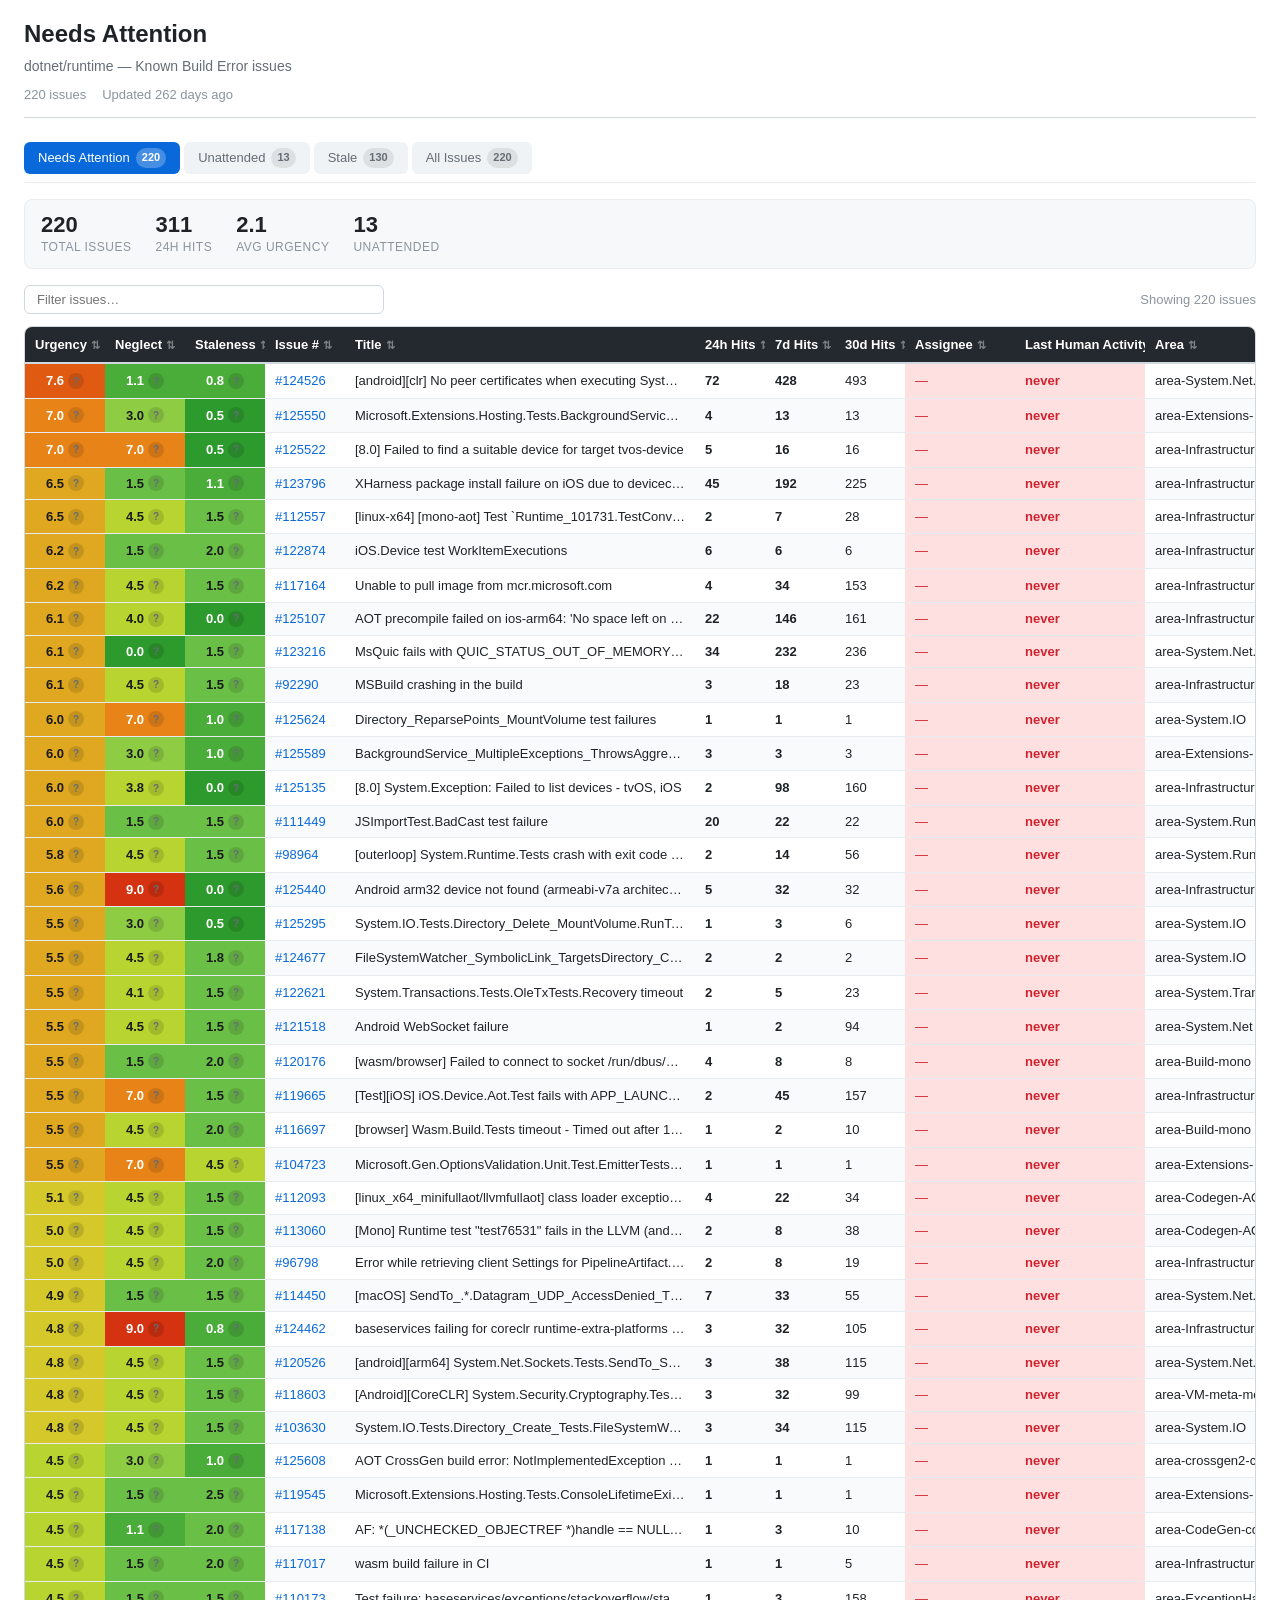
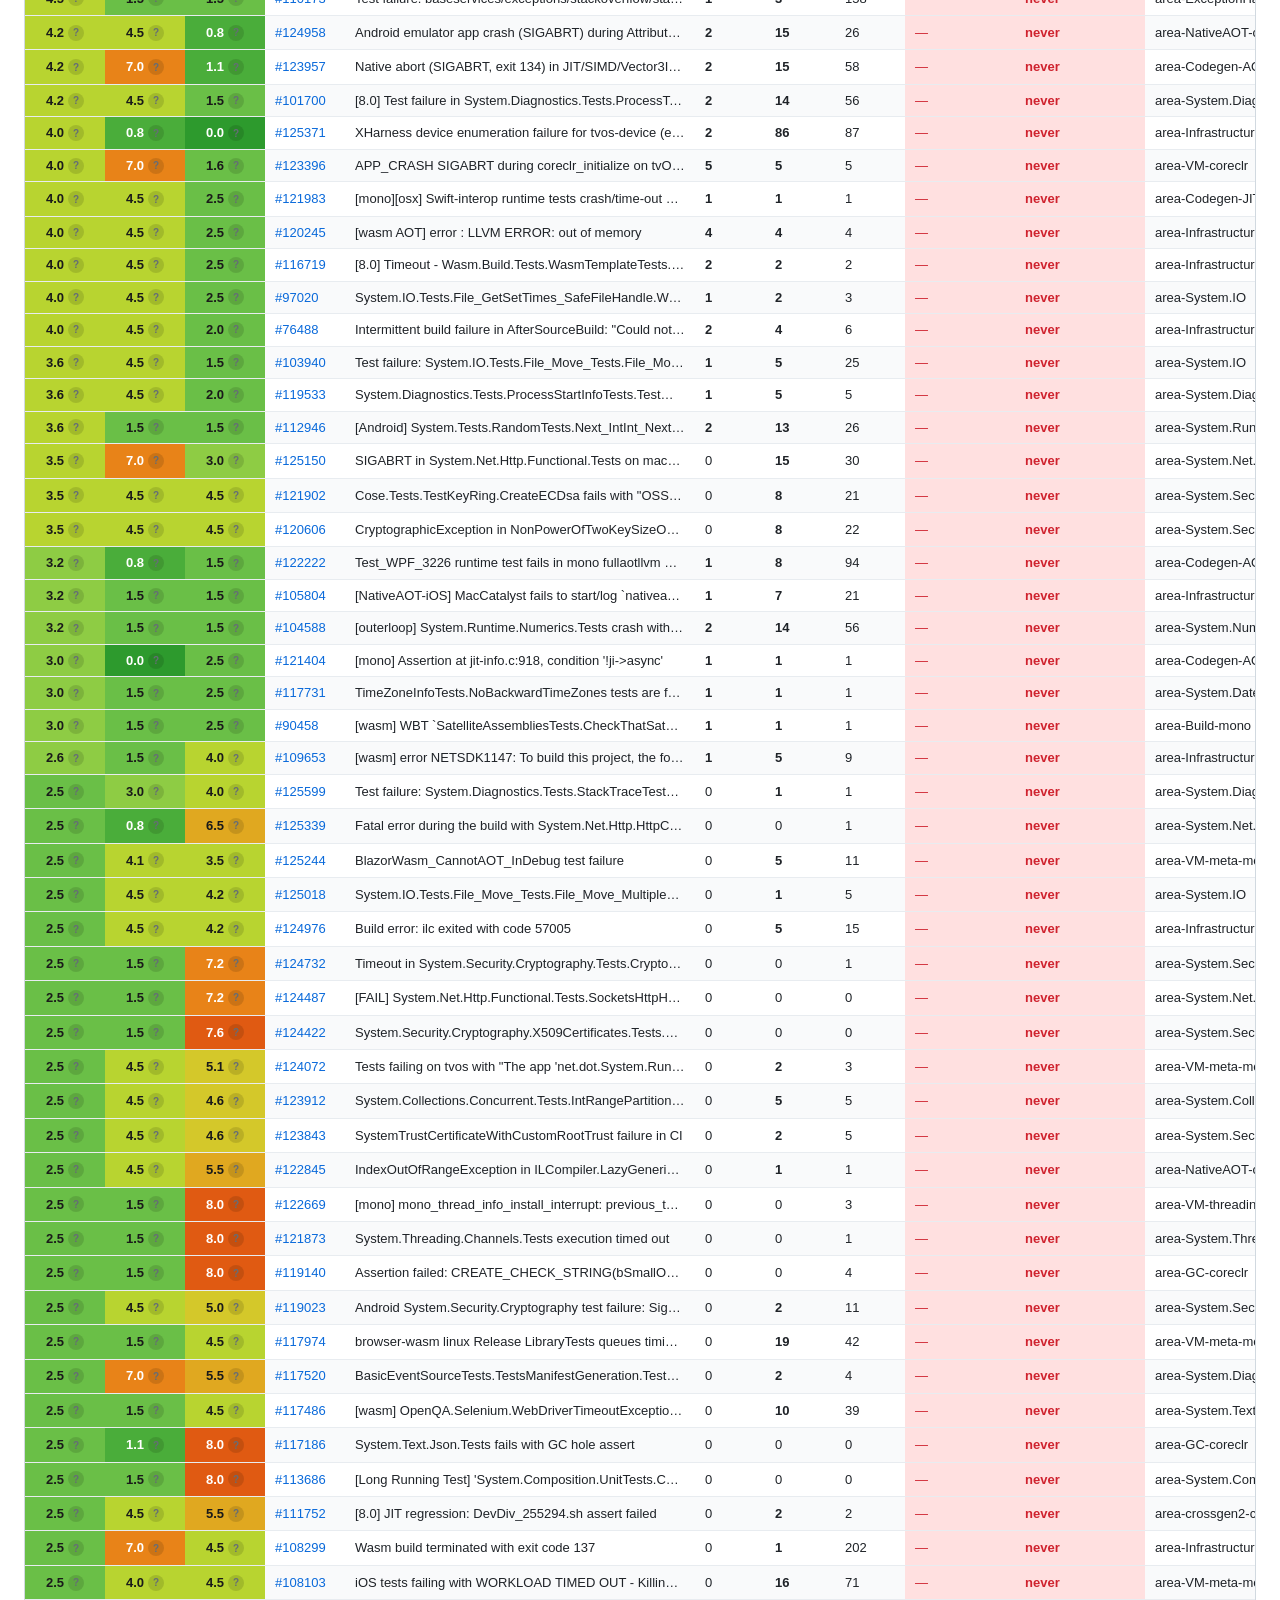
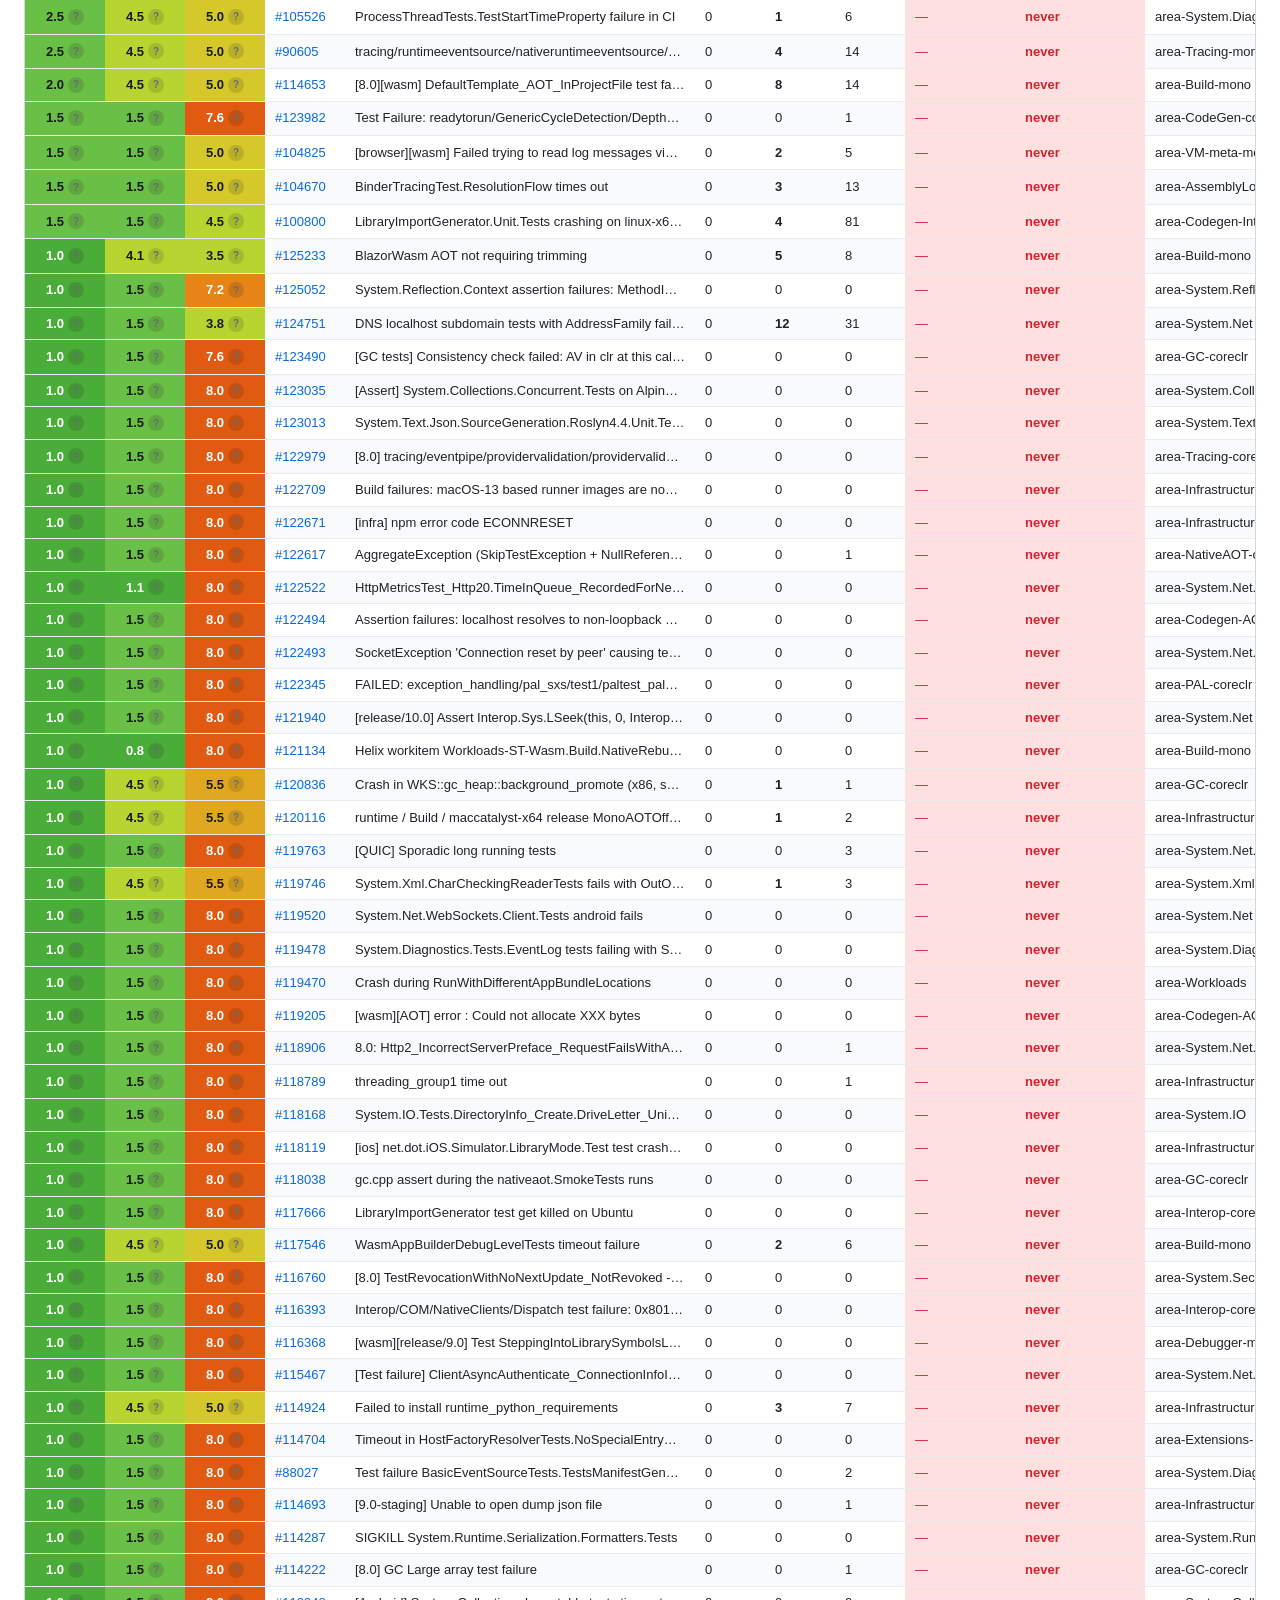
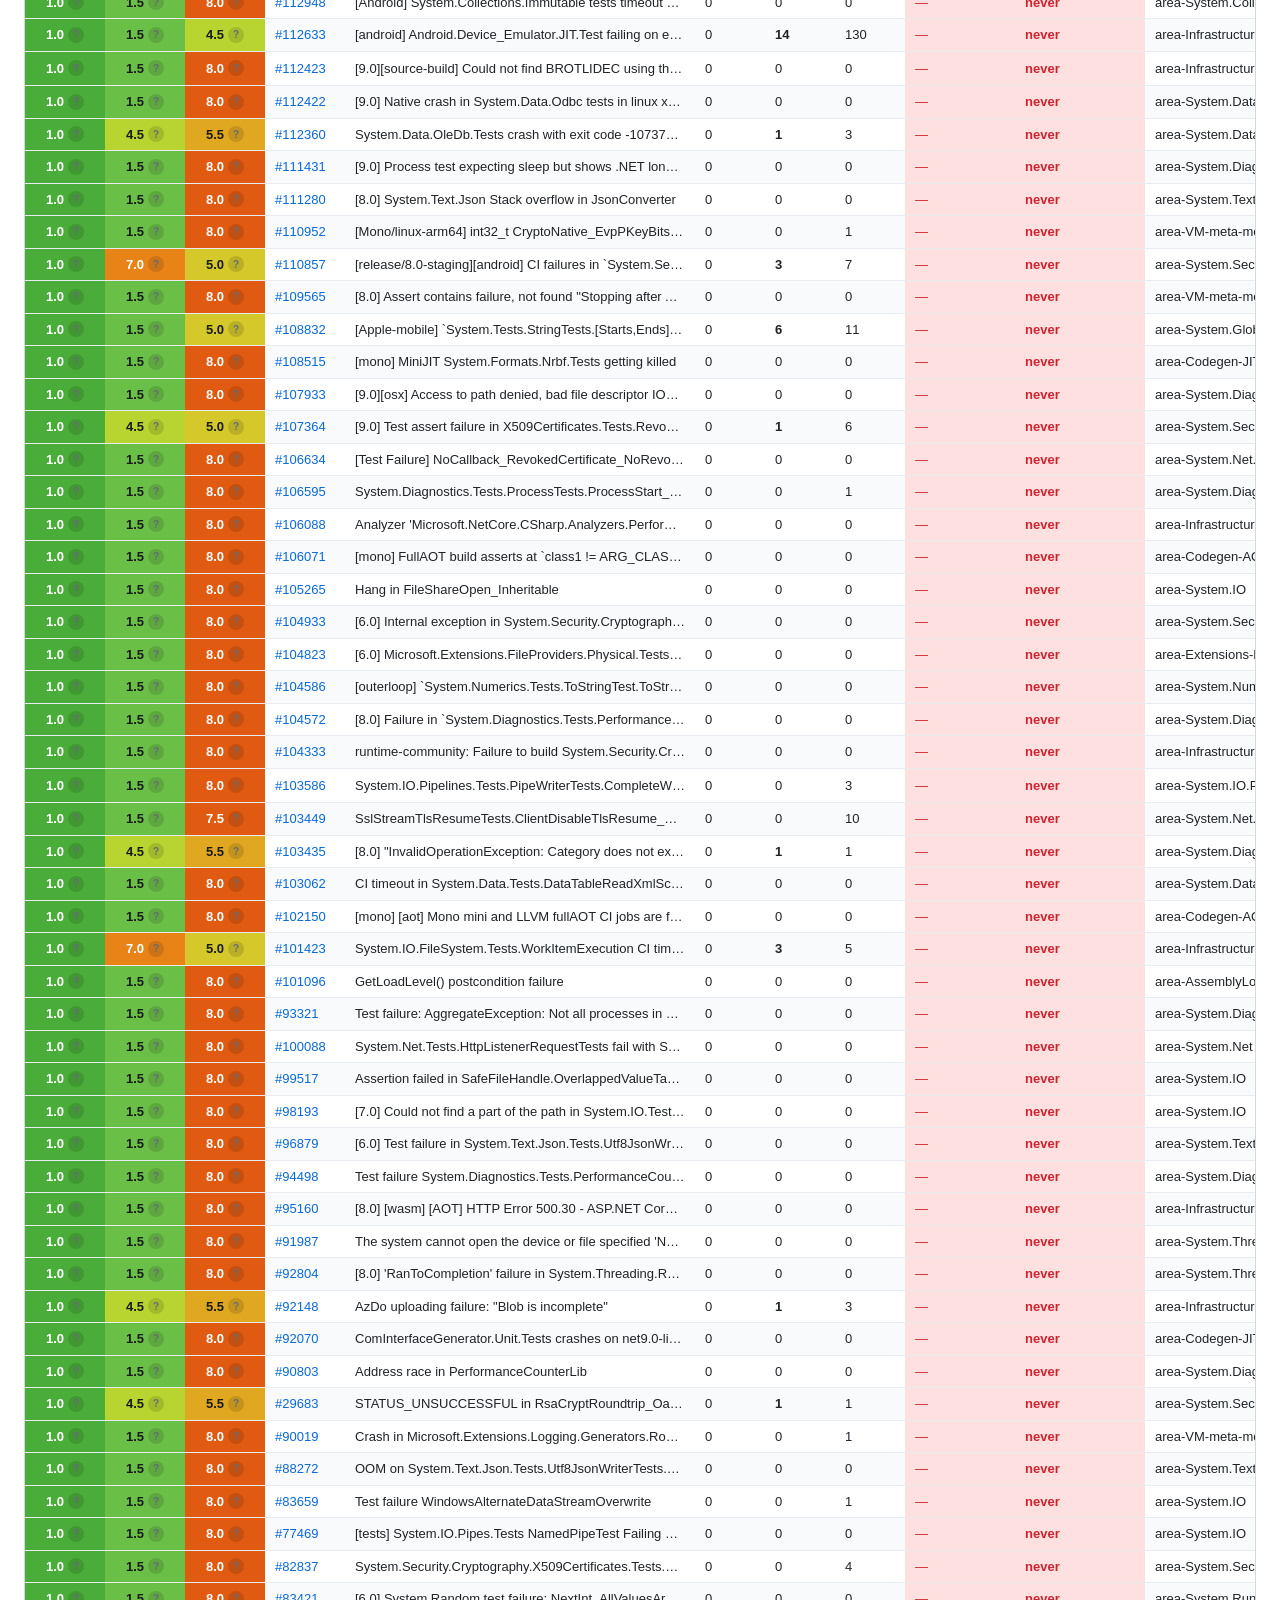
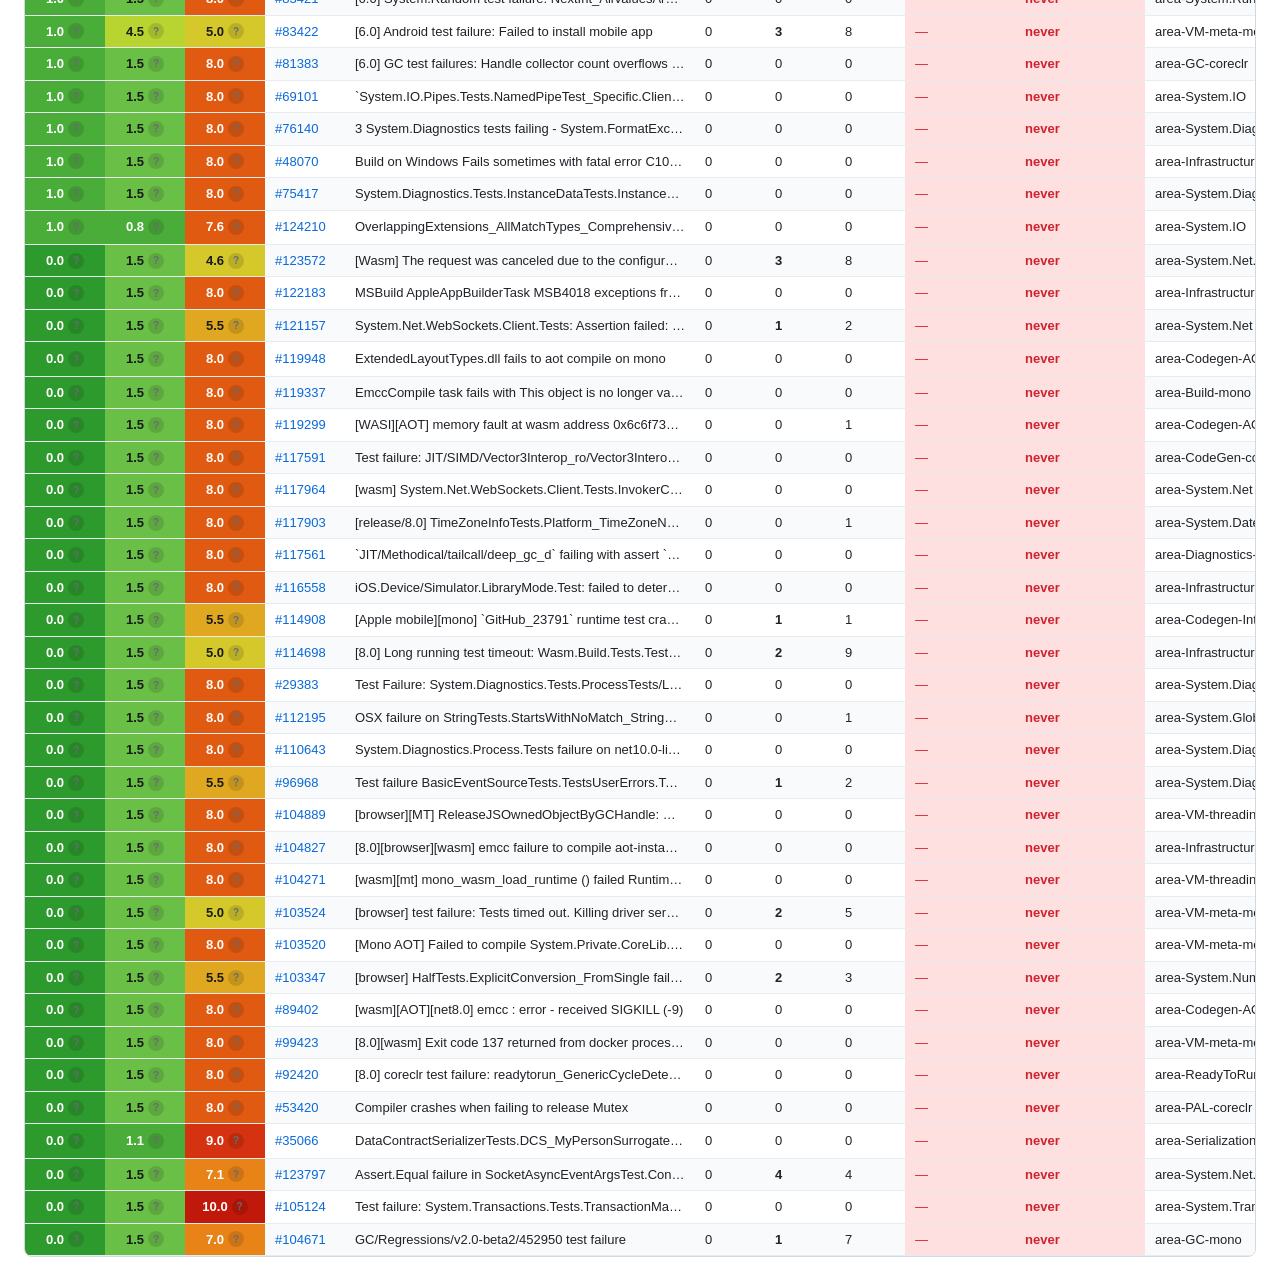
<file: docs/runtime/needs-attention.html>
<!DOCTYPE html>
<html lang="en">
<head>
  <meta charset="UTF-8">
  <meta name="viewport" content="width=device-width, initial-scale=1.0">
  <title>Needs Attention — runtime — KBE Dashboard</title>
  <link rel="stylesheet" href="../shared-styles.css">
</head>
<body data-report="needs-attention">
  <div class="page-container">
    <div class="report-header">
      <h1>Needs Attention</h1>
      <p class="subtitle">dotnet/runtime — Known Build Error issues</p>
      <div class="meta">
        <span>220 issues</span>
        <span id="last-updated" data-timestamp="2026-03-16T18:25:28Z">Updated…</span>
      </div>
    </div>

    <nav class="report-nav"><a href="needs-attention.html" class="active">Needs Attention<span class="nav-count">220</span></a><a href="unattended.html" class="">Unattended<span class="nav-count">13</span></a><a href="stale.html" class="">Stale<span class="nav-count">130</span></a><a href="all.html" class="">All Issues<span class="nav-count">220</span></a></nav>

    <div class="stats-bar"><div class="stat-item"><span class="stat-value">220</span><span class="stat-label">Total Issues</span></div><div class="stat-item"><span class="stat-value">311</span><span class="stat-label">24h Hits</span></div><div class="stat-item"><span class="stat-value">2.1</span><span class="stat-label">Avg Urgency</span></div><div class="stat-item"><span class="stat-value">13</span><span class="stat-label">Unattended</span></div></div>

    <div class="filter-bar"><input type="text" id="filter-input" placeholder="Filter issues…" aria-label="Filter issues"><span class="row-count" id="row-count"></span></div><div class="table-container"><table class="data-table"><thead><tr><th data-sortable data-sort-type="number" style="width:80px">Urgency<span class="sort-indicator">⇅</span><span class="col-resize"></span></th><th data-sortable data-sort-type="number" style="width:80px">Neglect<span class="sort-indicator">⇅</span><span class="col-resize"></span></th><th data-sortable data-sort-type="number" style="width:80px">Staleness<span class="sort-indicator">⇅</span><span class="col-resize"></span></th><th data-sortable data-sort-type="number" style="width:80px">Issue #<span class="sort-indicator">⇅</span><span class="col-resize"></span></th><th data-sortable data-sort-type="text" style="width:350px">Title<span class="sort-indicator">⇅</span><span class="col-resize"></span></th><th data-sortable data-sort-type="number" style="width:70px">24h Hits<span class="sort-indicator">⇅</span><span class="col-resize"></span></th><th data-sortable data-sort-type="number" style="width:70px">7d Hits<span class="sort-indicator">⇅</span><span class="col-resize"></span></th><th data-sortable data-sort-type="number" style="width:70px">30d Hits<span class="sort-indicator">⇅</span><span class="col-resize"></span></th><th data-sortable data-sort-type="text" style="width:110px">Assignee<span class="sort-indicator">⇅</span><span class="col-resize"></span></th><th data-sortable data-sort-type="number" style="width:130px">Last Human Activity<span class="sort-indicator">⇅</span><span class="col-resize"></span></th><th data-sortable data-sort-type="text" style="width:140px">Area<span class="sort-indicator">⇅</span><span class="col-resize"></span></th><th data-sortable data-sort-type="number" style="width:60px">Age<span class="sort-indicator">⇅</span><span class="col-resize"></span></th><th data-sortable data-sort-type="text" style="width:180px">Labels<span class="sort-indicator">⇅</span><span class="col-resize"></span></th></tr></thead><tbody><tr><td class="score-td severity-8" data-sort-value="7.62"><span class="score-cell">7.6<span class="tooltip-trigger">?<span class="tooltip-content">Urgency: 7.6 / 10.0</span></span></span></td><td class="score-td severity-1" data-sort-value="1.12"><span class="score-cell">1.1<span class="tooltip-trigger">?<span class="tooltip-content">Neglect: 1.1 / 10.0</span></span></span></td><td class="score-td severity-1" data-sort-value="0.75"><span class="score-cell">0.8<span class="tooltip-trigger">?<span class="tooltip-content">Staleness: 0.8 / 10.0</span></span></span></td><td data-sort-value="124526"><a href="https://github.com/dotnet/runtime/issues/124526" target="_blank" rel="noopener">#124526</a></td><td class="title-cell" title="[android][clr] No peer certificates when executing System.Net.Http.Functional.Tests on Android emulator">[android][clr] No peer certificates when executing System.Net.Http.Functional.Te…</td><td class="hits-active" data-sort-value="72">72</td><td class="hits-active" data-sort-value="428">428</td><td class="" data-sort-value="493">493</td><td class="no-assignee">—</td><td class="stale-activity" data-sort-value="99999">never</td><td>area-System.Net.Http</td><td data-sort-value="0">0d</td><td><span class="label-badge blocking">blocking-clean-ci</span></td></tr><tr><td class="score-td severity-7" data-sort-value="7.00"><span class="score-cell">7.0<span class="tooltip-trigger">?<span class="tooltip-content">Urgency: 7.0 / 10.0</span></span></span></td><td class="score-td severity-3" data-sort-value="3.00"><span class="score-cell">3.0<span class="tooltip-trigger">?<span class="tooltip-content">Neglect: 3.0 / 10.0</span></span></span></td><td class="score-td severity-0" data-sort-value="0.50"><span class="score-cell">0.5<span class="tooltip-trigger">?<span class="tooltip-content">Staleness: 0.5 / 10.0</span></span></span></td><td data-sort-value="125550"><a href="https://github.com/dotnet/runtime/issues/125550" target="_blank" rel="noopener">#125550</a></td><td class="title-cell" title="Microsoft.Extensions.Hosting.Tests.BackgroundServiceExceptionTests.BackgroundService_AsynchronousException_StopAsync_ThrowsException failed">Microsoft.Extensions.Hosting.Tests.BackgroundServiceExceptionTests.BackgroundSer…</td><td class="hits-active" data-sort-value="4">4</td><td class="hits-active" data-sort-value="13">13</td><td class="" data-sort-value="13">13</td><td class="no-assignee">—</td><td class="stale-activity" data-sort-value="99999">never</td><td>area-Extensions-Hosting</td><td data-sort-value="0">0d</td><td><span class="label-badge blocking">blocking-clean-ci</span><span class="label-badge untriaged">untriaged</span></td></tr><tr><td class="score-td severity-7" data-sort-value="7.00"><span class="score-cell">7.0<span class="tooltip-trigger">?<span class="tooltip-content">Urgency: 7.0 / 10.0</span></span></span></td><td class="score-td severity-7" data-sort-value="7.00"><span class="score-cell">7.0<span class="tooltip-trigger">?<span class="tooltip-content">Neglect: 7.0 / 10.0</span></span></span></td><td class="score-td severity-0" data-sort-value="0.50"><span class="score-cell">0.5<span class="tooltip-trigger">?<span class="tooltip-content">Staleness: 0.5 / 10.0</span></span></span></td><td data-sort-value="125522"><a href="https://github.com/dotnet/runtime/issues/125522" target="_blank" rel="noopener">#125522</a></td><td class="title-cell" title="[8.0] Failed to find a suitable device for target tvos-device">[8.0] Failed to find a suitable device for target tvos-device</td><td class="hits-active" data-sort-value="5">5</td><td class="hits-active" data-sort-value="16">16</td><td class="" data-sort-value="16">16</td><td class="no-assignee">—</td><td class="stale-activity" data-sort-value="99999">never</td><td>area-Infrastructure-mono</td><td data-sort-value="0">0d</td><td><span class="label-badge blocking">blocking-clean-ci</span><span class="label-badge untriaged">untriaged</span></td></tr><tr><td class="score-td severity-6" data-sort-value="6.50"><span class="score-cell">6.5<span class="tooltip-trigger">?<span class="tooltip-content">Urgency: 6.5 / 10.0</span></span></span></td><td class="score-td severity-2" data-sort-value="1.50"><span class="score-cell">1.5<span class="tooltip-trigger">?<span class="tooltip-content">Neglect: 1.5 / 10.0</span></span></span></td><td class="score-td severity-1" data-sort-value="1.12"><span class="score-cell">1.1<span class="tooltip-trigger">?<span class="tooltip-content">Staleness: 1.1 / 10.0</span></span></span></td><td data-sort-value="123796"><a href="https://github.com/dotnet/runtime/issues/123796" target="_blank" rel="noopener">#123796</a></td><td class="title-cell" title="XHarness package install failure on iOS due to devicectl NSPOSIXErrorDomain error 49">XHarness package install failure on iOS due to devicectl NSPOSIXErrorDomain erro…</td><td class="hits-active" data-sort-value="45">45</td><td class="hits-active" data-sort-value="192">192</td><td class="" data-sort-value="225">225</td><td class="no-assignee">—</td><td class="stale-activity" data-sort-value="99999">never</td><td>area-Infrastructure-mono</td><td data-sort-value="0">0d</td><td></td></tr><tr><td class="score-td severity-6" data-sort-value="6.50"><span class="score-cell">6.5<span class="tooltip-trigger">?<span class="tooltip-content">Urgency: 6.5 / 10.0</span></span></span></td><td class="score-td severity-4" data-sort-value="4.50"><span class="score-cell">4.5<span class="tooltip-trigger">?<span class="tooltip-content">Neglect: 4.5 / 10.0</span></span></span></td><td class="score-td severity-2" data-sort-value="1.50"><span class="score-cell">1.5<span class="tooltip-trigger">?<span class="tooltip-content">Staleness: 1.5 / 10.0</span></span></span></td><td data-sort-value="112557"><a href="https://github.com/dotnet/runtime/issues/112557" target="_blank" rel="noopener">#112557</a></td><td class="title-cell" title="[linux-x64] [mono-aot] Test `Runtime_101731.TestConvertToInt64NativeSingle(3.4028235E+38)` returns exit code 22">[linux-x64] [mono-aot] Test `Runtime_101731.TestConvertToInt64NativeSingle(3.402…</td><td class="hits-active" data-sort-value="2">2</td><td class="hits-active" data-sort-value="7">7</td><td class="" data-sort-value="28">28</td><td class="no-assignee">—</td><td class="stale-activity" data-sort-value="99999">never</td><td>area-Infrastructure-mono</td><td data-sort-value="0">0d</td><td><span class="label-badge blocking">blocking-clean-ci</span></td></tr><tr><td class="score-td severity-6" data-sort-value="6.25"><span class="score-cell">6.2<span class="tooltip-trigger">?<span class="tooltip-content">Urgency: 6.2 / 10.0</span></span></span></td><td class="score-td severity-2" data-sort-value="1.50"><span class="score-cell">1.5<span class="tooltip-trigger">?<span class="tooltip-content">Neglect: 1.5 / 10.0</span></span></span></td><td class="score-td severity-2" data-sort-value="2.00"><span class="score-cell">2.0<span class="tooltip-trigger">?<span class="tooltip-content">Staleness: 2.0 / 10.0</span></span></span></td><td data-sort-value="122874"><a href="https://github.com/dotnet/runtime/issues/122874" target="_blank" rel="noopener">#122874</a></td><td class="title-cell" title="iOS.Device test WorkItemExecutions">iOS.Device test WorkItemExecutions</td><td class="hits-active" data-sort-value="6">6</td><td class="hits-active" data-sort-value="6">6</td><td class="" data-sort-value="6">6</td><td class="no-assignee">—</td><td class="stale-activity" data-sort-value="99999">never</td><td>area-Infrastructure-mono</td><td data-sort-value="0">0d</td><td><span class="label-badge blocking">blocking-clean-ci</span></td></tr><tr><td class="score-td severity-6" data-sort-value="6.25"><span class="score-cell">6.2<span class="tooltip-trigger">?<span class="tooltip-content">Urgency: 6.2 / 10.0</span></span></span></td><td class="score-td severity-4" data-sort-value="4.50"><span class="score-cell">4.5<span class="tooltip-trigger">?<span class="tooltip-content">Neglect: 4.5 / 10.0</span></span></span></td><td class="score-td severity-2" data-sort-value="1.50"><span class="score-cell">1.5<span class="tooltip-trigger">?<span class="tooltip-content">Staleness: 1.5 / 10.0</span></span></span></td><td data-sort-value="117164"><a href="https://github.com/dotnet/runtime/issues/117164" target="_blank" rel="noopener">#117164</a></td><td class="title-cell" title="Unable to pull image from mcr.microsoft.com">Unable to pull image from mcr.microsoft.com</td><td class="hits-active" data-sort-value="4">4</td><td class="hits-active" data-sort-value="34">34</td><td class="" data-sort-value="153">153</td><td class="no-assignee">—</td><td class="stale-activity" data-sort-value="99999">never</td><td>area-Infrastructure</td><td data-sort-value="0">0d</td><td><span class="label-badge blocking">blocking-clean-ci</span></td></tr><tr><td class="score-td severity-6" data-sort-value="6.12"><span class="score-cell">6.1<span class="tooltip-trigger">?<span class="tooltip-content">Urgency: 6.1 / 10.0</span></span></span></td><td class="score-td severity-4" data-sort-value="4.00"><span class="score-cell">4.0<span class="tooltip-trigger">?<span class="tooltip-content">Neglect: 4.0 / 10.0</span></span></span></td><td class="score-td severity-0" data-sort-value="0.00"><span class="score-cell">0.0<span class="tooltip-trigger">?<span class="tooltip-content">Staleness: 0.0 / 10.0</span></span></span></td><td data-sort-value="125107"><a href="https://github.com/dotnet/runtime/issues/125107" target="_blank" rel="noopener">#125107</a></td><td class="title-cell" title="AOT precompile failed on ios-arm64: &#x27;No space left on device&#x27; (exit code 1)">AOT precompile failed on ios-arm64: &#x27;No space left on device&#x27; (exit code 1)</td><td class="hits-active" data-sort-value="22">22</td><td class="hits-active" data-sort-value="146">146</td><td class="" data-sort-value="161">161</td><td class="no-assignee">—</td><td class="stale-activity" data-sort-value="99999">never</td><td>area-Infrastructure-mono</td><td data-sort-value="0">0d</td><td></td></tr><tr><td class="score-td severity-6" data-sort-value="6.12"><span class="score-cell">6.1<span class="tooltip-trigger">?<span class="tooltip-content">Urgency: 6.1 / 10.0</span></span></span></td><td class="score-td severity-0" data-sort-value="0.00"><span class="score-cell">0.0<span class="tooltip-trigger">?<span class="tooltip-content">Neglect: 0.0 / 10.0</span></span></span></td><td class="score-td severity-2" data-sort-value="1.50"><span class="score-cell">1.5<span class="tooltip-trigger">?<span class="tooltip-content">Staleness: 1.5 / 10.0</span></span></span></td><td data-sort-value="123216"><a href="https://github.com/dotnet/runtime/issues/123216" target="_blank" rel="noopener">#123216</a></td><td class="title-cell" title="MsQuic fails with QUIC_STATUS_OUT_OF_MEMORY on AzureLinux">MsQuic fails with QUIC_STATUS_OUT_OF_MEMORY on AzureLinux</td><td class="hits-active" data-sort-value="34">34</td><td class="hits-active" data-sort-value="232">232</td><td class="" data-sort-value="236">236</td><td class="no-assignee">—</td><td class="stale-activity" data-sort-value="99999">never</td><td>area-System.Net.Quic</td><td data-sort-value="0">0d</td><td></td></tr><tr><td class="score-td severity-6" data-sort-value="6.12"><span class="score-cell">6.1<span class="tooltip-trigger">?<span class="tooltip-content">Urgency: 6.1 / 10.0</span></span></span></td><td class="score-td severity-4" data-sort-value="4.50"><span class="score-cell">4.5<span class="tooltip-trigger">?<span class="tooltip-content">Neglect: 4.5 / 10.0</span></span></span></td><td class="score-td severity-2" data-sort-value="1.50"><span class="score-cell">1.5<span class="tooltip-trigger">?<span class="tooltip-content">Staleness: 1.5 / 10.0</span></span></span></td><td data-sort-value="92290"><a href="https://github.com/dotnet/runtime/issues/92290" target="_blank" rel="noopener">#92290</a></td><td class="title-cell" title="MSBuild crashing in the build">MSBuild crashing in the build</td><td class="hits-active" data-sort-value="3">3</td><td class="hits-active" data-sort-value="18">18</td><td class="" data-sort-value="23">23</td><td class="no-assignee">—</td><td class="stale-activity" data-sort-value="99999">never</td><td>area-Infrastructure</td><td data-sort-value="0">0d</td><td><span class="label-badge blocking">blocking-clean-ci</span></td></tr><tr><td class="score-td severity-6" data-sort-value="6.00"><span class="score-cell">6.0<span class="tooltip-trigger">?<span class="tooltip-content">Urgency: 6.0 / 10.0</span></span></span></td><td class="score-td severity-7" data-sort-value="7.00"><span class="score-cell">7.0<span class="tooltip-trigger">?<span class="tooltip-content">Neglect: 7.0 / 10.0</span></span></span></td><td class="score-td severity-1" data-sort-value="1.00"><span class="score-cell">1.0<span class="tooltip-trigger">?<span class="tooltip-content">Staleness: 1.0 / 10.0</span></span></span></td><td data-sort-value="125624"><a href="https://github.com/dotnet/runtime/issues/125624" target="_blank" rel="noopener">#125624</a></td><td class="title-cell" title="Directory_ReparsePoints_MountVolume test failures">Directory_ReparsePoints_MountVolume test failures</td><td class="hits-active" data-sort-value="1">1</td><td class="hits-active" data-sort-value="1">1</td><td class="" data-sort-value="1">1</td><td class="no-assignee">—</td><td class="stale-activity" data-sort-value="99999">never</td><td>area-System.IO</td><td data-sort-value="0">0d</td><td><span class="label-badge blocking">blocking-clean-ci</span><span class="label-badge untriaged">untriaged</span></td></tr><tr><td class="score-td severity-6" data-sort-value="6.00"><span class="score-cell">6.0<span class="tooltip-trigger">?<span class="tooltip-content">Urgency: 6.0 / 10.0</span></span></span></td><td class="score-td severity-3" data-sort-value="3.00"><span class="score-cell">3.0<span class="tooltip-trigger">?<span class="tooltip-content">Neglect: 3.0 / 10.0</span></span></span></td><td class="score-td severity-1" data-sort-value="1.00"><span class="score-cell">1.0<span class="tooltip-trigger">?<span class="tooltip-content">Staleness: 1.0 / 10.0</span></span></span></td><td data-sort-value="125589"><a href="https://github.com/dotnet/runtime/issues/125589" target="_blank" rel="noopener">#125589</a></td><td class="title-cell" title="BackgroundService_MultipleExceptions_ThrowsAggregateException is racy">BackgroundService_MultipleExceptions_ThrowsAggregateException is racy</td><td class="hits-active" data-sort-value="3">3</td><td class="hits-active" data-sort-value="3">3</td><td class="" data-sort-value="3">3</td><td class="no-assignee">—</td><td class="stale-activity" data-sort-value="99999">never</td><td>area-Extensions-Hosting</td><td data-sort-value="0">0d</td><td><span class="label-badge blocking">blocking-clean-ci</span><span class="label-badge untriaged">untriaged</span></td></tr><tr><td class="score-td severity-6" data-sort-value="6.00"><span class="score-cell">6.0<span class="tooltip-trigger">?<span class="tooltip-content">Urgency: 6.0 / 10.0</span></span></span></td><td class="score-td severity-4" data-sort-value="3.75"><span class="score-cell">3.8<span class="tooltip-trigger">?<span class="tooltip-content">Neglect: 3.8 / 10.0</span></span></span></td><td class="score-td severity-0" data-sort-value="0.00"><span class="score-cell">0.0<span class="tooltip-trigger">?<span class="tooltip-content">Staleness: 0.0 / 10.0</span></span></span></td><td data-sort-value="125135"><a href="https://github.com/dotnet/runtime/issues/125135" target="_blank" rel="noopener">#125135</a></td><td class="title-cell" title="[8.0] System.Exception: Failed to list devices - tvOS, iOS">[8.0] System.Exception: Failed to list devices - tvOS, iOS</td><td class="hits-active" data-sort-value="2">2</td><td class="hits-active" data-sort-value="98">98</td><td class="" data-sort-value="160">160</td><td class="no-assignee">—</td><td class="stale-activity" data-sort-value="99999">never</td><td>area-Infrastructure</td><td data-sort-value="0">0d</td><td><span class="label-badge blocking">blocking-clean-ci</span></td></tr><tr><td class="score-td severity-6" data-sort-value="6.00"><span class="score-cell">6.0<span class="tooltip-trigger">?<span class="tooltip-content">Urgency: 6.0 / 10.0</span></span></span></td><td class="score-td severity-2" data-sort-value="1.50"><span class="score-cell">1.5<span class="tooltip-trigger">?<span class="tooltip-content">Neglect: 1.5 / 10.0</span></span></span></td><td class="score-td severity-2" data-sort-value="1.50"><span class="score-cell">1.5<span class="tooltip-trigger">?<span class="tooltip-content">Staleness: 1.5 / 10.0</span></span></span></td><td data-sort-value="111449"><a href="https://github.com/dotnet/runtime/issues/111449" target="_blank" rel="noopener">#111449</a></td><td class="title-cell" title="JSImportTest.BadCast test failure">JSImportTest.BadCast test failure</td><td class="hits-active" data-sort-value="20">20</td><td class="hits-active" data-sort-value="22">22</td><td class="" data-sort-value="22">22</td><td class="no-assignee">—</td><td class="stale-activity" data-sort-value="99999">never</td><td>area-System.Runtime.InteropServices.JavaScript</td><td data-sort-value="0">0d</td><td></td></tr><tr><td class="score-td severity-6" data-sort-value="5.75"><span class="score-cell">5.8<span class="tooltip-trigger">?<span class="tooltip-content">Urgency: 5.8 / 10.0</span></span></span></td><td class="score-td severity-4" data-sort-value="4.50"><span class="score-cell">4.5<span class="tooltip-trigger">?<span class="tooltip-content">Neglect: 4.5 / 10.0</span></span></span></td><td class="score-td severity-2" data-sort-value="1.50"><span class="score-cell">1.5<span class="tooltip-trigger">?<span class="tooltip-content">Staleness: 1.5 / 10.0</span></span></span></td><td data-sort-value="98964"><a href="https://github.com/dotnet/runtime/issues/98964" target="_blank" rel="noopener">#98964</a></td><td class="title-cell" title="[outerloop] System.Runtime.Tests crash with exit code 137 in linux debug coreclr">[outerloop] System.Runtime.Tests crash with exit code 137 in linux debug coreclr</td><td class="hits-active" data-sort-value="2">2</td><td class="hits-active" data-sort-value="14">14</td><td class="" data-sort-value="56">56</td><td class="no-assignee">—</td><td class="stale-activity" data-sort-value="99999">never</td><td>area-System.Runtime</td><td data-sort-value="0">0d</td><td><span class="label-badge blocking">blocking-clean-ci</span></td></tr><tr><td class="score-td severity-6" data-sort-value="5.62"><span class="score-cell">5.6<span class="tooltip-trigger">?<span class="tooltip-content">Urgency: 5.6 / 10.0</span></span></span></td><td class="score-td severity-9" data-sort-value="9.00"><span class="score-cell">9.0<span class="tooltip-trigger">?<span class="tooltip-content">Neglect: 9.0 / 10.0</span></span></span></td><td class="score-td severity-0" data-sort-value="0.00"><span class="score-cell">0.0<span class="tooltip-trigger">?<span class="tooltip-content">Staleness: 0.0 / 10.0</span></span></span></td><td data-sort-value="125440"><a href="https://github.com/dotnet/runtime/issues/125440" target="_blank" rel="noopener">#125440</a></td><td class="title-cell" title="Android arm32 device not found (armeabi-v7a architecture unavailable)">Android arm32 device not found (armeabi-v7a architecture unavailable)</td><td class="hits-active" data-sort-value="5">5</td><td class="hits-active" data-sort-value="32">32</td><td class="" data-sort-value="32">32</td><td class="no-assignee">—</td><td class="stale-activity" data-sort-value="99999">never</td><td>area-Infrastructure-mono</td><td data-sort-value="0">0d</td><td><span class="label-badge untriaged">untriaged</span></td></tr><tr><td class="score-td severity-6" data-sort-value="5.50"><span class="score-cell">5.5<span class="tooltip-trigger">?<span class="tooltip-content">Urgency: 5.5 / 10.0</span></span></span></td><td class="score-td severity-3" data-sort-value="3.00"><span class="score-cell">3.0<span class="tooltip-trigger">?<span class="tooltip-content">Neglect: 3.0 / 10.0</span></span></span></td><td class="score-td severity-0" data-sort-value="0.50"><span class="score-cell">0.5<span class="tooltip-trigger">?<span class="tooltip-content">Staleness: 0.5 / 10.0</span></span></span></td><td data-sort-value="125295"><a href="https://github.com/dotnet/runtime/issues/125295" target="_blank" rel="noopener">#125295</a></td><td class="title-cell" title="System.IO.Tests.Directory_Delete_MountVolume.RunTest failure">System.IO.Tests.Directory_Delete_MountVolume.RunTest failure</td><td class="hits-active" data-sort-value="1">1</td><td class="hits-active" data-sort-value="3">3</td><td class="" data-sort-value="6">6</td><td class="no-assignee">—</td><td class="stale-activity" data-sort-value="99999">never</td><td>area-System.IO</td><td data-sort-value="0">0d</td><td><span class="label-badge blocking">blocking-clean-ci</span><span class="label-badge untriaged">untriaged</span></td></tr><tr><td class="score-td severity-6" data-sort-value="5.50"><span class="score-cell">5.5<span class="tooltip-trigger">?<span class="tooltip-content">Urgency: 5.5 / 10.0</span></span></span></td><td class="score-td severity-4" data-sort-value="4.50"><span class="score-cell">4.5<span class="tooltip-trigger">?<span class="tooltip-content">Neglect: 4.5 / 10.0</span></span></span></td><td class="score-td severity-2" data-sort-value="1.75"><span class="score-cell">1.8<span class="tooltip-trigger">?<span class="tooltip-content">Staleness: 1.8 / 10.0</span></span></span></td><td data-sort-value="124677"><a href="https://github.com/dotnet/runtime/issues/124677" target="_blank" rel="noopener">#124677</a></td><td class="title-cell" title="FileSystemWatcher_SymbolicLink_TargetsDirectory_Create_IncludeSubdirectories failed with missed event">FileSystemWatcher_SymbolicLink_TargetsDirectory_Create_IncludeSubdirectories fai…</td><td class="hits-active" data-sort-value="2">2</td><td class="hits-active" data-sort-value="2">2</td><td class="" data-sort-value="2">2</td><td class="no-assignee">—</td><td class="stale-activity" data-sort-value="99999">never</td><td>area-System.IO</td><td data-sort-value="0">0d</td><td><span class="label-badge blocking">blocking-clean-ci</span><span class="label-badge untriaged">untriaged</span></td></tr><tr><td class="score-td severity-6" data-sort-value="5.50"><span class="score-cell">5.5<span class="tooltip-trigger">?<span class="tooltip-content">Urgency: 5.5 / 10.0</span></span></span></td><td class="score-td severity-4" data-sort-value="4.12"><span class="score-cell">4.1<span class="tooltip-trigger">?<span class="tooltip-content">Neglect: 4.1 / 10.0</span></span></span></td><td class="score-td severity-2" data-sort-value="1.50"><span class="score-cell">1.5<span class="tooltip-trigger">?<span class="tooltip-content">Staleness: 1.5 / 10.0</span></span></span></td><td data-sort-value="122621"><a href="https://github.com/dotnet/runtime/issues/122621" target="_blank" rel="noopener">#122621</a></td><td class="title-cell" title="System.Transactions.Tests.OleTxTests.Recovery timeout">System.Transactions.Tests.OleTxTests.Recovery timeout</td><td class="hits-active" data-sort-value="2">2</td><td class="hits-active" data-sort-value="5">5</td><td class="" data-sort-value="23">23</td><td class="no-assignee">—</td><td class="stale-activity" data-sort-value="99999">never</td><td>area-System.Transactions</td><td data-sort-value="0">0d</td><td><span class="label-badge blocking">blocking-clean-ci</span><span class="label-badge untriaged">untriaged</span></td></tr><tr><td class="score-td severity-6" data-sort-value="5.50"><span class="score-cell">5.5<span class="tooltip-trigger">?<span class="tooltip-content">Urgency: 5.5 / 10.0</span></span></span></td><td class="score-td severity-4" data-sort-value="4.50"><span class="score-cell">4.5<span class="tooltip-trigger">?<span class="tooltip-content">Neglect: 4.5 / 10.0</span></span></span></td><td class="score-td severity-2" data-sort-value="1.50"><span class="score-cell">1.5<span class="tooltip-trigger">?<span class="tooltip-content">Staleness: 1.5 / 10.0</span></span></span></td><td data-sort-value="121518"><a href="https://github.com/dotnet/runtime/issues/121518" target="_blank" rel="noopener">#121518</a></td><td class="title-cell" title="Android WebSocket failure">Android WebSocket failure</td><td class="hits-active" data-sort-value="1">1</td><td class="hits-active" data-sort-value="2">2</td><td class="" data-sort-value="94">94</td><td class="no-assignee">—</td><td class="stale-activity" data-sort-value="99999">never</td><td>area-System.Net</td><td data-sort-value="0">0d</td><td><span class="label-badge blocking">blocking-clean-ci</span></td></tr><tr><td class="score-td severity-6" data-sort-value="5.50"><span class="score-cell">5.5<span class="tooltip-trigger">?<span class="tooltip-content">Urgency: 5.5 / 10.0</span></span></span></td><td class="score-td severity-2" data-sort-value="1.50"><span class="score-cell">1.5<span class="tooltip-trigger">?<span class="tooltip-content">Neglect: 1.5 / 10.0</span></span></span></td><td class="score-td severity-2" data-sort-value="2.00"><span class="score-cell">2.0<span class="tooltip-trigger">?<span class="tooltip-content">Staleness: 2.0 / 10.0</span></span></span></td><td data-sort-value="120176"><a href="https://github.com/dotnet/runtime/issues/120176" target="_blank" rel="noopener">#120176</a></td><td class="title-cell" title="[wasm/browser] Failed to connect to socket /run/dbus/system_bus_socket">[wasm/browser] Failed to connect to socket /run/dbus/system_bus_socket</td><td class="hits-active" data-sort-value="4">4</td><td class="hits-active" data-sort-value="8">8</td><td class="" data-sort-value="8">8</td><td class="no-assignee">—</td><td class="stale-activity" data-sort-value="99999">never</td><td>area-Build-mono</td><td data-sort-value="0">0d</td><td><span class="label-badge blocking">blocking-clean-ci</span></td></tr><tr><td class="score-td severity-6" data-sort-value="5.50"><span class="score-cell">5.5<span class="tooltip-trigger">?<span class="tooltip-content">Urgency: 5.5 / 10.0</span></span></span></td><td class="score-td severity-7" data-sort-value="7.00"><span class="score-cell">7.0<span class="tooltip-trigger">?<span class="tooltip-content">Neglect: 7.0 / 10.0</span></span></span></td><td class="score-td severity-2" data-sort-value="1.50"><span class="score-cell">1.5<span class="tooltip-trigger">?<span class="tooltip-content">Staleness: 1.5 / 10.0</span></span></span></td><td data-sort-value="119665"><a href="https://github.com/dotnet/runtime/issues/119665" target="_blank" rel="noopener">#119665</a></td><td class="title-cell" title="[Test][iOS] iOS.Device.Aot.Test fails with APP_LAUNCH_FAILURE">[Test][iOS] iOS.Device.Aot.Test fails with APP_LAUNCH_FAILURE</td><td class="hits-active" data-sort-value="2">2</td><td class="hits-active" data-sort-value="45">45</td><td class="" data-sort-value="157">157</td><td class="no-assignee">—</td><td class="stale-activity" data-sort-value="99999">never</td><td>area-Infrastructure</td><td data-sort-value="0">0d</td><td><span class="label-badge blocking">blocking-clean-ci</span></td></tr><tr><td class="score-td severity-6" data-sort-value="5.50"><span class="score-cell">5.5<span class="tooltip-trigger">?<span class="tooltip-content">Urgency: 5.5 / 10.0</span></span></span></td><td class="score-td severity-4" data-sort-value="4.50"><span class="score-cell">4.5<span class="tooltip-trigger">?<span class="tooltip-content">Neglect: 4.5 / 10.0</span></span></span></td><td class="score-td severity-2" data-sort-value="2.00"><span class="score-cell">2.0<span class="tooltip-trigger">?<span class="tooltip-content">Staleness: 2.0 / 10.0</span></span></span></td><td data-sort-value="116697"><a href="https://github.com/dotnet/runtime/issues/116697" target="_blank" rel="noopener">#116697</a></td><td class="title-cell" title="[browser] Wasm.Build.Tests timeout - Timed out after 10s waiting for &#x27;WASM EXIT&#x27;">[browser] Wasm.Build.Tests timeout - Timed out after 10s waiting for &#x27;WASM EXIT&#x27;</td><td class="hits-active" data-sort-value="1">1</td><td class="hits-active" data-sort-value="2">2</td><td class="" data-sort-value="10">10</td><td class="no-assignee">—</td><td class="stale-activity" data-sort-value="99999">never</td><td>area-Build-mono</td><td data-sort-value="0">0d</td><td><span class="label-badge blocking">blocking-clean-ci</span></td></tr><tr><td class="score-td severity-6" data-sort-value="5.50"><span class="score-cell">5.5<span class="tooltip-trigger">?<span class="tooltip-content">Urgency: 5.5 / 10.0</span></span></span></td><td class="score-td severity-7" data-sort-value="7.00"><span class="score-cell">7.0<span class="tooltip-trigger">?<span class="tooltip-content">Neglect: 7.0 / 10.0</span></span></span></td><td class="score-td severity-4" data-sort-value="4.50"><span class="score-cell">4.5<span class="tooltip-trigger">?<span class="tooltip-content">Staleness: 4.5 / 10.0</span></span></span></td><td data-sort-value="104723"><a href="https://github.com/dotnet/runtime/issues/104723" target="_blank" rel="noopener">#104723</a></td><td class="title-cell" title="Microsoft.Gen.OptionsValidation.Unit.Test.EmitterTests.ProduceDiagnosticFromOtherAssemblyTest failed in CI">Microsoft.Gen.OptionsValidation.Unit.Test.EmitterTests.ProduceDiagnosticFromOthe…</td><td class="hits-active" data-sort-value="1">1</td><td class="hits-active" data-sort-value="1">1</td><td class="" data-sort-value="1">1</td><td class="no-assignee">—</td><td class="stale-activity" data-sort-value="99999">never</td><td>area-Extensions-Options</td><td data-sort-value="0">0d</td><td><span class="label-badge blocking">blocking-clean-ci</span></td></tr><tr><td class="score-td severity-5" data-sort-value="5.12"><span class="score-cell">5.1<span class="tooltip-trigger">?<span class="tooltip-content">Urgency: 5.1 / 10.0</span></span></span></td><td class="score-td severity-4" data-sort-value="4.50"><span class="score-cell">4.5<span class="tooltip-trigger">?<span class="tooltip-content">Neglect: 4.5 / 10.0</span></span></span></td><td class="score-td severity-2" data-sort-value="1.50"><span class="score-cell">1.5<span class="tooltip-trigger">?<span class="tooltip-content">Staleness: 1.5 / 10.0</span></span></span></td><td data-sort-value="112093"><a href="https://github.com/dotnet/runtime/issues/112093" target="_blank" rel="noopener">#112093</a></td><td class="title-cell" title="[linux_x64_minifullaot/llvmfullaot] class loader exception type assertion fails">[linux_x64_minifullaot/llvmfullaot] class loader exception type assertion fails</td><td class="hits-active" data-sort-value="4">4</td><td class="hits-active" data-sort-value="22">22</td><td class="" data-sort-value="34">34</td><td class="no-assignee">—</td><td class="stale-activity" data-sort-value="99999">never</td><td>area-Codegen-AOT-mono</td><td data-sort-value="0">0d</td><td></td></tr><tr><td class="score-td severity-5" data-sort-value="5.00"><span class="score-cell">5.0<span class="tooltip-trigger">?<span class="tooltip-content">Urgency: 5.0 / 10.0</span></span></span></td><td class="score-td severity-4" data-sort-value="4.50"><span class="score-cell">4.5<span class="tooltip-trigger">?<span class="tooltip-content">Neglect: 4.5 / 10.0</span></span></span></td><td class="score-td severity-2" data-sort-value="1.50"><span class="score-cell">1.5<span class="tooltip-trigger">?<span class="tooltip-content">Staleness: 1.5 / 10.0</span></span></span></td><td data-sort-value="113060"><a href="https://github.com/dotnet/runtime/issues/113060" target="_blank" rel="noopener">#113060</a></td><td class="title-cell" title="[Mono] Runtime test &quot;test76531&quot; fails in the LLVM (and mini) Full AOT configuration on linux-x64">[Mono] Runtime test &quot;test76531&quot; fails in the LLVM (and mini) Full AOT configurat…</td><td class="hits-active" data-sort-value="2">2</td><td class="hits-active" data-sort-value="8">8</td><td class="" data-sort-value="38">38</td><td class="no-assignee">—</td><td class="stale-activity" data-sort-value="99999">never</td><td>area-Codegen-AOT-mono</td><td data-sort-value="0">0d</td><td></td></tr><tr><td class="score-td severity-5" data-sort-value="5.00"><span class="score-cell">5.0<span class="tooltip-trigger">?<span class="tooltip-content">Urgency: 5.0 / 10.0</span></span></span></td><td class="score-td severity-4" data-sort-value="4.50"><span class="score-cell">4.5<span class="tooltip-trigger">?<span class="tooltip-content">Neglect: 4.5 / 10.0</span></span></span></td><td class="score-td severity-2" data-sort-value="2.00"><span class="score-cell">2.0<span class="tooltip-trigger">?<span class="tooltip-content">Staleness: 2.0 / 10.0</span></span></span></td><td data-sort-value="96798"><a href="https://github.com/dotnet/runtime/issues/96798" target="_blank" rel="noopener">#96798</a></td><td class="title-cell" title="Error while retrieving client Settings for PipelineArtifact. HttpRequestException: nodename nor servname provided, or not known (vsblobprodcus3.vsblob.visualstudio.com:443)">Error while retrieving client Settings for PipelineArtifact. HttpRequestExceptio…</td><td class="hits-active" data-sort-value="2">2</td><td class="hits-active" data-sort-value="8">8</td><td class="" data-sort-value="19">19</td><td class="no-assignee">—</td><td class="stale-activity" data-sort-value="99999">never</td><td>area-Infrastructure</td><td data-sort-value="0">0d</td><td></td></tr><tr><td class="score-td severity-5" data-sort-value="4.88"><span class="score-cell">4.9<span class="tooltip-trigger">?<span class="tooltip-content">Urgency: 4.9 / 10.0</span></span></span></td><td class="score-td severity-2" data-sort-value="1.50"><span class="score-cell">1.5<span class="tooltip-trigger">?<span class="tooltip-content">Neglect: 1.5 / 10.0</span></span></span></td><td class="score-td severity-2" data-sort-value="1.50"><span class="score-cell">1.5<span class="tooltip-trigger">?<span class="tooltip-content">Staleness: 1.5 / 10.0</span></span></span></td><td data-sort-value="114450"><a href="https://github.com/dotnet/runtime/issues/114450" target="_blank" rel="noopener">#114450</a></td><td class="title-cell" title="[macOS] SendTo_.*.Datagram_UDP_AccessDenied_Throws_DoesNotBind cannot reach host">[macOS] SendTo_.*.Datagram_UDP_AccessDenied_Throws_DoesNotBind cannot reach host</td><td class="hits-active" data-sort-value="7">7</td><td class="hits-active" data-sort-value="33">33</td><td class="" data-sort-value="55">55</td><td class="no-assignee">—</td><td class="stale-activity" data-sort-value="99999">never</td><td>area-System.Net.Sockets</td><td data-sort-value="0">0d</td><td></td></tr><tr><td class="score-td severity-5" data-sort-value="4.75"><span class="score-cell">4.8<span class="tooltip-trigger">?<span class="tooltip-content">Urgency: 4.8 / 10.0</span></span></span></td><td class="score-td severity-9" data-sort-value="9.00"><span class="score-cell">9.0<span class="tooltip-trigger">?<span class="tooltip-content">Neglect: 9.0 / 10.0</span></span></span></td><td class="score-td severity-1" data-sort-value="0.75"><span class="score-cell">0.8<span class="tooltip-trigger">?<span class="tooltip-content">Staleness: 0.8 / 10.0</span></span></span></td><td data-sort-value="124462"><a href="https://github.com/dotnet/runtime/issues/124462" target="_blank" rel="noopener">#124462</a></td><td class="title-cell" title="baseservices failing for coreclr runtime-extra-platforms testing with &quot;Process mlaunch exited with 1&quot;">baseservices failing for coreclr runtime-extra-platforms testing with &quot;Process m…</td><td class="hits-active" data-sort-value="3">3</td><td class="hits-active" data-sort-value="32">32</td><td class="" data-sort-value="105">105</td><td class="no-assignee">—</td><td class="stale-activity" data-sort-value="99999">never</td><td>area-Infrastructure-coreclr</td><td data-sort-value="0">0d</td><td><span class="label-badge untriaged">untriaged</span></td></tr><tr><td class="score-td severity-5" data-sort-value="4.75"><span class="score-cell">4.8<span class="tooltip-trigger">?<span class="tooltip-content">Urgency: 4.8 / 10.0</span></span></span></td><td class="score-td severity-4" data-sort-value="4.50"><span class="score-cell">4.5<span class="tooltip-trigger">?<span class="tooltip-content">Neglect: 4.5 / 10.0</span></span></span></td><td class="score-td severity-2" data-sort-value="1.50"><span class="score-cell">1.5<span class="tooltip-trigger">?<span class="tooltip-content">Staleness: 1.5 / 10.0</span></span></span></td><td data-sort-value="120526"><a href="https://github.com/dotnet/runtime/issues/120526" target="_blank" rel="noopener">#120526</a></td><td class="title-cell" title="[android][arm64] System.Net.Sockets.Tests.SendTo_SyncForceNonBlocking.Datagram_UDP_ShouldImplicitlyBindLocalEndpoint fails with NetworkUnreachable">[android][arm64] System.Net.Sockets.Tests.SendTo_SyncForceNonBlocking.Datagram_U…</td><td class="hits-active" data-sort-value="3">3</td><td class="hits-active" data-sort-value="38">38</td><td class="" data-sort-value="115">115</td><td class="no-assignee">—</td><td class="stale-activity" data-sort-value="99999">never</td><td>area-System.Net.Sockets</td><td data-sort-value="0">0d</td><td></td></tr><tr><td class="score-td severity-5" data-sort-value="4.75"><span class="score-cell">4.8<span class="tooltip-trigger">?<span class="tooltip-content">Urgency: 4.8 / 10.0</span></span></span></td><td class="score-td severity-4" data-sort-value="4.50"><span class="score-cell">4.5<span class="tooltip-trigger">?<span class="tooltip-content">Neglect: 4.5 / 10.0</span></span></span></td><td class="score-td severity-2" data-sort-value="1.50"><span class="score-cell">1.5<span class="tooltip-trigger">?<span class="tooltip-content">Staleness: 1.5 / 10.0</span></span></span></td><td data-sort-value="118603"><a href="https://github.com/dotnet/runtime/issues/118603" target="_blank" rel="noopener">#118603</a></td><td class="title-cell" title="[Android][CoreCLR] System.Security.Cryptography.Tests killed by lowmemorykiller">[Android][CoreCLR] System.Security.Cryptography.Tests killed by lowmemorykiller</td><td class="hits-active" data-sort-value="3">3</td><td class="hits-active" data-sort-value="32">32</td><td class="" data-sort-value="99">99</td><td class="no-assignee">—</td><td class="stale-activity" data-sort-value="99999">never</td><td>area-VM-meta-mono</td><td data-sort-value="0">0d</td><td></td></tr><tr><td class="score-td severity-5" data-sort-value="4.75"><span class="score-cell">4.8<span class="tooltip-trigger">?<span class="tooltip-content">Urgency: 4.8 / 10.0</span></span></span></td><td class="score-td severity-4" data-sort-value="4.50"><span class="score-cell">4.5<span class="tooltip-trigger">?<span class="tooltip-content">Neglect: 4.5 / 10.0</span></span></span></td><td class="score-td severity-2" data-sort-value="1.50"><span class="score-cell">1.5<span class="tooltip-trigger">?<span class="tooltip-content">Staleness: 1.5 / 10.0</span></span></span></td><td data-sort-value="103630"><a href="https://github.com/dotnet/runtime/issues/103630" target="_blank" rel="noopener">#103630</a></td><td class="title-cell" title="System.IO.Tests.Directory_Create_Tests.FileSystemWatcher_Directory_Create_InNestedDirectory fails with &quot;Created event did not occur as expected&quot;">System.IO.Tests.Directory_Create_Tests.FileSystemWatcher_Directory_Create_InNest…</td><td class="hits-active" data-sort-value="3">3</td><td class="hits-active" data-sort-value="34">34</td><td class="" data-sort-value="115">115</td><td class="no-assignee">—</td><td class="stale-activity" data-sort-value="99999">never</td><td>area-System.IO</td><td data-sort-value="0">0d</td><td></td></tr><tr><td class="score-td severity-4" data-sort-value="4.50"><span class="score-cell">4.5<span class="tooltip-trigger">?<span class="tooltip-content">Urgency: 4.5 / 10.0</span></span></span></td><td class="score-td severity-3" data-sort-value="3.00"><span class="score-cell">3.0<span class="tooltip-trigger">?<span class="tooltip-content">Neglect: 3.0 / 10.0</span></span></span></td><td class="score-td severity-1" data-sort-value="1.00"><span class="score-cell">1.0<span class="tooltip-trigger">?<span class="tooltip-content">Staleness: 1.0 / 10.0</span></span></span></td><td data-sort-value="125608"><a href="https://github.com/dotnet/runtime/issues/125608" target="_blank" rel="noopener">#125608</a></td><td class="title-cell" title="AOT CrossGen build error: NotImplementedException resolving tokens (ModuleTokenResolver)">AOT CrossGen build error: NotImplementedException resolving tokens (ModuleTokenR…</td><td class="hits-active" data-sort-value="1">1</td><td class="hits-active" data-sort-value="1">1</td><td class="" data-sort-value="1">1</td><td class="no-assignee">—</td><td class="stale-activity" data-sort-value="99999">never</td><td>area-crossgen2-coreclr</td><td data-sort-value="0">0d</td><td><span class="label-badge untriaged">untriaged</span></td></tr><tr><td class="score-td severity-4" data-sort-value="4.50"><span class="score-cell">4.5<span class="tooltip-trigger">?<span class="tooltip-content">Urgency: 4.5 / 10.0</span></span></span></td><td class="score-td severity-2" data-sort-value="1.50"><span class="score-cell">1.5<span class="tooltip-trigger">?<span class="tooltip-content">Neglect: 1.5 / 10.0</span></span></span></td><td class="score-td severity-2" data-sort-value="2.50"><span class="score-cell">2.5<span class="tooltip-trigger">?<span class="tooltip-content">Staleness: 2.5 / 10.0</span></span></span></td><td data-sort-value="119545"><a href="https://github.com/dotnet/runtime/issues/119545" target="_blank" rel="noopener">#119545</a></td><td class="title-cell" title="Microsoft.Extensions.Hosting.Tests.ConsoleLifetimeExitTests.EnsureEnvironmentExitDoesntHang fails on .NET Framework">Microsoft.Extensions.Hosting.Tests.ConsoleLifetimeExitTests.EnsureEnvironmentExi…</td><td class="hits-active" data-sort-value="1">1</td><td class="hits-active" data-sort-value="1">1</td><td class="" data-sort-value="1">1</td><td class="no-assignee">—</td><td class="stale-activity" data-sort-value="99999">never</td><td>area-Extensions-Hosting</td><td data-sort-value="0">0d</td><td><span class="label-badge blocking">blocking-clean-ci</span></td></tr><tr><td class="score-td severity-4" data-sort-value="4.50"><span class="score-cell">4.5<span class="tooltip-trigger">?<span class="tooltip-content">Urgency: 4.5 / 10.0</span></span></span></td><td class="score-td severity-1" data-sort-value="1.12"><span class="score-cell">1.1<span class="tooltip-trigger">?<span class="tooltip-content">Neglect: 1.1 / 10.0</span></span></span></td><td class="score-td severity-2" data-sort-value="2.00"><span class="score-cell">2.0<span class="tooltip-trigger">?<span class="tooltip-content">Staleness: 2.0 / 10.0</span></span></span></td><td data-sort-value="117138"><a href="https://github.com/dotnet/runtime/issues/117138" target="_blank" rel="noopener">#117138</a></td><td class="title-cell" title="AF: *(_UNCHECKED_OBJECTREF *)handle == NULL (HndCreateHandle called by getJitHandleForObject)">AF: *(_UNCHECKED_OBJECTREF *)handle == NULL (HndCreateHandle called by getJitHan…</td><td class="hits-active" data-sort-value="1">1</td><td class="hits-active" data-sort-value="3">3</td><td class="" data-sort-value="10">10</td><td class="no-assignee">—</td><td class="stale-activity" data-sort-value="99999">never</td><td>area-CodeGen-coreclr</td><td data-sort-value="0">0d</td><td><span class="label-badge blocking">blocking-clean-ci</span></td></tr><tr><td class="score-td severity-4" data-sort-value="4.50"><span class="score-cell">4.5<span class="tooltip-trigger">?<span class="tooltip-content">Urgency: 4.5 / 10.0</span></span></span></td><td class="score-td severity-2" data-sort-value="1.50"><span class="score-cell">1.5<span class="tooltip-trigger">?<span class="tooltip-content">Neglect: 1.5 / 10.0</span></span></span></td><td class="score-td severity-2" data-sort-value="2.00"><span class="score-cell">2.0<span class="tooltip-trigger">?<span class="tooltip-content">Staleness: 2.0 / 10.0</span></span></span></td><td data-sort-value="117017"><a href="https://github.com/dotnet/runtime/issues/117017" target="_blank" rel="noopener">#117017</a></td><td class="title-cell" title="wasm build failure in CI">wasm build failure in CI</td><td class="hits-active" data-sort-value="1">1</td><td class="hits-active" data-sort-value="1">1</td><td class="" data-sort-value="5">5</td><td class="no-assignee">—</td><td class="stale-activity" data-sort-value="99999">never</td><td>area-Infrastructure-mono</td><td data-sort-value="0">0d</td><td><span class="label-badge blocking">blocking-clean-ci</span></td></tr><tr><td class="score-td severity-4" data-sort-value="4.50"><span class="score-cell">4.5<span class="tooltip-trigger">?<span class="tooltip-content">Urgency: 4.5 / 10.0</span></span></span></td><td class="score-td severity-2" data-sort-value="1.50"><span class="score-cell">1.5<span class="tooltip-trigger">?<span class="tooltip-content">Neglect: 1.5 / 10.0</span></span></span></td><td class="score-td severity-2" data-sort-value="1.50"><span class="score-cell">1.5<span class="tooltip-trigger">?<span class="tooltip-content">Staleness: 1.5 / 10.0</span></span></span></td><td data-sort-value="110173"><a href="https://github.com/dotnet/runtime/issues/110173" target="_blank" rel="noopener">#110173</a></td><td class="title-cell" title="Test failure: baseservices/exceptions/stackoverflow/stackoverflowtester/stackoverflowtester.cmd">Test failure: baseservices/exceptions/stackoverflow/stackoverflowtester/stackove…</td><td class="hits-active" data-sort-value="1">1</td><td class="hits-active" data-sort-value="3">3</td><td class="" data-sort-value="158">158</td><td class="no-assignee">—</td><td class="stale-activity" data-sort-value="99999">never</td><td>area-ExceptionHandling-coreclr</td><td data-sort-value="0">0d</td><td><span class="label-badge blocking">blocking-clean-ci</span></td></tr><tr><td class="score-td severity-4" data-sort-value="4.25"><span class="score-cell">4.2<span class="tooltip-trigger">?<span class="tooltip-content">Urgency: 4.2 / 10.0</span></span></span></td><td class="score-td severity-4" data-sort-value="4.50"><span class="score-cell">4.5<span class="tooltip-trigger">?<span class="tooltip-content">Neglect: 4.5 / 10.0</span></span></span></td><td class="score-td severity-1" data-sort-value="0.75"><span class="score-cell">0.8<span class="tooltip-trigger">?<span class="tooltip-content">Staleness: 0.8 / 10.0</span></span></span></td><td data-sort-value="124958"><a href="https://github.com/dotnet/runtime/issues/124958" target="_blank" rel="noopener">#124958</a></td><td class="title-cell" title="Android emulator app crash (SIGABRT) during AttributeTrimming.WorkItemExecution (XHarness APP_CRASH)">Android emulator app crash (SIGABRT) during AttributeTrimming.WorkItemExecution …</td><td class="hits-active" data-sort-value="2">2</td><td class="hits-active" data-sort-value="15">15</td><td class="" data-sort-value="26">26</td><td class="no-assignee">—</td><td class="stale-activity" data-sort-value="99999">never</td><td>area-NativeAOT-coreclr</td><td data-sort-value="0">0d</td><td><span class="label-badge untriaged">untriaged</span></td></tr><tr><td class="score-td severity-4" data-sort-value="4.25"><span class="score-cell">4.2<span class="tooltip-trigger">?<span class="tooltip-content">Urgency: 4.2 / 10.0</span></span></span></td><td class="score-td severity-7" data-sort-value="7.00"><span class="score-cell">7.0<span class="tooltip-trigger">?<span class="tooltip-content">Neglect: 7.0 / 10.0</span></span></span></td><td class="score-td severity-1" data-sort-value="1.12"><span class="score-cell">1.1<span class="tooltip-trigger">?<span class="tooltip-content">Staleness: 1.1 / 10.0</span></span></span></td><td data-sort-value="123957"><a href="https://github.com/dotnet/runtime/issues/123957" target="_blank" rel="noopener">#123957</a></td><td class="title-cell" title="Native abort (SIGABRT, exit 134) in JIT/SIMD/Vector3Interop_r on Linux x64">Native abort (SIGABRT, exit 134) in JIT/SIMD/Vector3Interop_r on Linux x64</td><td class="hits-active" data-sort-value="2">2</td><td class="hits-active" data-sort-value="15">15</td><td class="" data-sort-value="58">58</td><td class="no-assignee">—</td><td class="stale-activity" data-sort-value="99999">never</td><td>area-Codegen-AOT-mono</td><td data-sort-value="0">0d</td><td><span class="label-badge untriaged">untriaged</span></td></tr><tr><td class="score-td severity-4" data-sort-value="4.25"><span class="score-cell">4.2<span class="tooltip-trigger">?<span class="tooltip-content">Urgency: 4.2 / 10.0</span></span></span></td><td class="score-td severity-4" data-sort-value="4.50"><span class="score-cell">4.5<span class="tooltip-trigger">?<span class="tooltip-content">Neglect: 4.5 / 10.0</span></span></span></td><td class="score-td severity-2" data-sort-value="1.50"><span class="score-cell">1.5<span class="tooltip-trigger">?<span class="tooltip-content">Staleness: 1.5 / 10.0</span></span></span></td><td data-sort-value="101700"><a href="https://github.com/dotnet/runtime/issues/101700" target="_blank" rel="noopener">#101700</a></td><td class="title-cell" title="[8.0] Test failure in System.Diagnostics.Tests.ProcessTests.MainWindowHandle_GetWithGui_ShouldRefresh_Windows ">[8.0] Test failure in System.Diagnostics.Tests.ProcessTests.MainWindowHandle_Get…</td><td class="hits-active" data-sort-value="2">2</td><td class="hits-active" data-sort-value="14">14</td><td class="" data-sort-value="56">56</td><td class="no-assignee">—</td><td class="stale-activity" data-sort-value="99999">never</td><td>area-System.Diagnostics.Process</td><td data-sort-value="0">0d</td><td></td></tr><tr><td class="score-td severity-4" data-sort-value="4.00"><span class="score-cell">4.0<span class="tooltip-trigger">?<span class="tooltip-content">Urgency: 4.0 / 10.0</span></span></span></td><td class="score-td severity-1" data-sort-value="0.75"><span class="score-cell">0.8<span class="tooltip-trigger">?<span class="tooltip-content">Neglect: 0.8 / 10.0</span></span></span></td><td class="score-td severity-0" data-sort-value="0.00"><span class="score-cell">0.0<span class="tooltip-trigger">?<span class="tooltip-content">Staleness: 0.0 / 10.0</span></span></span></td><td data-sort-value="125371"><a href="https://github.com/dotnet/runtime/issues/125371" target="_blank" rel="noopener">#125371</a></td><td class="title-cell" title="XHarness device enumeration failure for tvos-device (exit code 71 GENERAL_FAILURE)">XHarness device enumeration failure for tvos-device (exit code 71 GENERAL_FAILUR…</td><td class="hits-active" data-sort-value="2">2</td><td class="hits-active" data-sort-value="86">86</td><td class="" data-sort-value="87">87</td><td class="no-assignee">—</td><td class="stale-activity" data-sort-value="99999">never</td><td>area-Infrastructure-mono</td><td data-sort-value="0">0d</td><td></td></tr><tr><td class="score-td severity-4" data-sort-value="4.00"><span class="score-cell">4.0<span class="tooltip-trigger">?<span class="tooltip-content">Urgency: 4.0 / 10.0</span></span></span></td><td class="score-td severity-7" data-sort-value="7.00"><span class="score-cell">7.0<span class="tooltip-trigger">?<span class="tooltip-content">Neglect: 7.0 / 10.0</span></span></span></td><td class="score-td severity-2" data-sort-value="1.62"><span class="score-cell">1.6<span class="tooltip-trigger">?<span class="tooltip-content">Staleness: 1.6 / 10.0</span></span></span></td><td data-sort-value="123396"><a href="https://github.com/dotnet/runtime/issues/123396" target="_blank" rel="noopener">#123396</a></td><td class="title-cell" title="APP_CRASH SIGABRT during coreclr_initialize on tvOS device (vm_map_enter allocation failure)">APP_CRASH SIGABRT during coreclr_initialize on tvOS device (vm_map_enter allocat…</td><td class="hits-active" data-sort-value="5">5</td><td class="hits-active" data-sort-value="5">5</td><td class="" data-sort-value="5">5</td><td class="no-assignee">—</td><td class="stale-activity" data-sort-value="99999">never</td><td>area-VM-coreclr</td><td data-sort-value="0">0d</td><td></td></tr><tr><td class="score-td severity-4" data-sort-value="4.00"><span class="score-cell">4.0<span class="tooltip-trigger">?<span class="tooltip-content">Urgency: 4.0 / 10.0</span></span></span></td><td class="score-td severity-4" data-sort-value="4.50"><span class="score-cell">4.5<span class="tooltip-trigger">?<span class="tooltip-content">Neglect: 4.5 / 10.0</span></span></span></td><td class="score-td severity-2" data-sort-value="2.50"><span class="score-cell">2.5<span class="tooltip-trigger">?<span class="tooltip-content">Staleness: 2.5 / 10.0</span></span></span></td><td data-sort-value="121983"><a href="https://github.com/dotnet/runtime/issues/121983" target="_blank" rel="noopener">#121983</a></td><td class="title-cell" title="[mono][osx] Swift-interop runtime tests crash/time-out  after finishing">[mono][osx] Swift-interop runtime tests crash/time-out  after finishing</td><td class="hits-active" data-sort-value="1">1</td><td class="hits-active" data-sort-value="1">1</td><td class="" data-sort-value="1">1</td><td class="no-assignee">—</td><td class="stale-activity" data-sort-value="99999">never</td><td>area-Codegen-JIT-mono</td><td data-sort-value="0">0d</td><td><span class="label-badge untriaged">untriaged</span></td></tr><tr><td class="score-td severity-4" data-sort-value="4.00"><span class="score-cell">4.0<span class="tooltip-trigger">?<span class="tooltip-content">Urgency: 4.0 / 10.0</span></span></span></td><td class="score-td severity-4" data-sort-value="4.50"><span class="score-cell">4.5<span class="tooltip-trigger">?<span class="tooltip-content">Neglect: 4.5 / 10.0</span></span></span></td><td class="score-td severity-2" data-sort-value="2.50"><span class="score-cell">2.5<span class="tooltip-trigger">?<span class="tooltip-content">Staleness: 2.5 / 10.0</span></span></span></td><td data-sort-value="120245"><a href="https://github.com/dotnet/runtime/issues/120245" target="_blank" rel="noopener">#120245</a></td><td class="title-cell" title="[wasm AOT] error : LLVM ERROR: out of memory">[wasm AOT] error : LLVM ERROR: out of memory</td><td class="hits-active" data-sort-value="4">4</td><td class="hits-active" data-sort-value="4">4</td><td class="" data-sort-value="4">4</td><td class="no-assignee">—</td><td class="stale-activity" data-sort-value="99999">never</td><td>area-Infrastructure-mono</td><td data-sort-value="0">0d</td><td></td></tr><tr><td class="score-td severity-4" data-sort-value="4.00"><span class="score-cell">4.0<span class="tooltip-trigger">?<span class="tooltip-content">Urgency: 4.0 / 10.0</span></span></span></td><td class="score-td severity-4" data-sort-value="4.50"><span class="score-cell">4.5<span class="tooltip-trigger">?<span class="tooltip-content">Neglect: 4.5 / 10.0</span></span></span></td><td class="score-td severity-2" data-sort-value="2.50"><span class="score-cell">2.5<span class="tooltip-trigger">?<span class="tooltip-content">Staleness: 2.5 / 10.0</span></span></span></td><td data-sort-value="116719"><a href="https://github.com/dotnet/runtime/issues/116719" target="_blank" rel="noopener">#116719</a></td><td class="title-cell" title="[8.0] Timeout - Wasm.Build.Tests.WasmTemplateTests.RunWithDifferentAppBundleLocations">[8.0] Timeout - Wasm.Build.Tests.WasmTemplateTests.RunWithDifferentAppBundleLoca…</td><td class="hits-active" data-sort-value="2">2</td><td class="hits-active" data-sort-value="2">2</td><td class="" data-sort-value="2">2</td><td class="no-assignee">—</td><td class="stale-activity" data-sort-value="99999">never</td><td>area-Infrastructure-mono</td><td data-sort-value="0">0d</td><td></td></tr><tr><td class="score-td severity-4" data-sort-value="4.00"><span class="score-cell">4.0<span class="tooltip-trigger">?<span class="tooltip-content">Urgency: 4.0 / 10.0</span></span></span></td><td class="score-td severity-4" data-sort-value="4.50"><span class="score-cell">4.5<span class="tooltip-trigger">?<span class="tooltip-content">Neglect: 4.5 / 10.0</span></span></span></td><td class="score-td severity-2" data-sort-value="2.50"><span class="score-cell">2.5<span class="tooltip-trigger">?<span class="tooltip-content">Staleness: 2.5 / 10.0</span></span></span></td><td data-sort-value="97020"><a href="https://github.com/dotnet/runtime/issues/97020" target="_blank" rel="noopener">#97020</a></td><td class="title-cell" title="System.IO.Tests.File_GetSetTimes_SafeFileHandle.WritingShouldUpdateWriteTime_After_SetLastAccessTime failing">System.IO.Tests.File_GetSetTimes_SafeFileHandle.WritingShouldUpdateWriteTime_Aft…</td><td class="hits-active" data-sort-value="1">1</td><td class="hits-active" data-sort-value="2">2</td><td class="" data-sort-value="3">3</td><td class="no-assignee">—</td><td class="stale-activity" data-sort-value="99999">never</td><td>area-System.IO</td><td data-sort-value="0">0d</td><td></td></tr><tr><td class="score-td severity-4" data-sort-value="4.00"><span class="score-cell">4.0<span class="tooltip-trigger">?<span class="tooltip-content">Urgency: 4.0 / 10.0</span></span></span></td><td class="score-td severity-4" data-sort-value="4.50"><span class="score-cell">4.5<span class="tooltip-trigger">?<span class="tooltip-content">Neglect: 4.5 / 10.0</span></span></span></td><td class="score-td severity-2" data-sort-value="2.00"><span class="score-cell">2.0<span class="tooltip-trigger">?<span class="tooltip-content">Staleness: 2.0 / 10.0</span></span></span></td><td data-sort-value="76488"><a href="https://github.com/dotnet/runtime/issues/76488" target="_blank" rel="noopener">#76488</a></td><td class="title-cell" title="Intermittent build failure in AfterSourceBuild: &quot;Could not write state file&quot;">Intermittent build failure in AfterSourceBuild: &quot;Could not write state file&quot;</td><td class="hits-active" data-sort-value="2">2</td><td class="hits-active" data-sort-value="4">4</td><td class="" data-sort-value="6">6</td><td class="no-assignee">—</td><td class="stale-activity" data-sort-value="99999">never</td><td>area-Infrastructure</td><td data-sort-value="0">0d</td><td></td></tr><tr><td class="score-td severity-4" data-sort-value="3.62"><span class="score-cell">3.6<span class="tooltip-trigger">?<span class="tooltip-content">Urgency: 3.6 / 10.0</span></span></span></td><td class="score-td severity-4" data-sort-value="4.50"><span class="score-cell">4.5<span class="tooltip-trigger">?<span class="tooltip-content">Neglect: 4.5 / 10.0</span></span></span></td><td class="score-td severity-2" data-sort-value="1.50"><span class="score-cell">1.5<span class="tooltip-trigger">?<span class="tooltip-content">Staleness: 1.5 / 10.0</span></span></span></td><td data-sort-value="103940"><a href="https://github.com/dotnet/runtime/issues/103940" target="_blank" rel="noopener">#103940</a></td><td class="title-cell" title="Test failure: System.IO.Tests.File_Move_Tests.File_Move_SynchronizingObject">Test failure: System.IO.Tests.File_Move_Tests.File_Move_SynchronizingObject</td><td class="hits-active" data-sort-value="1">1</td><td class="hits-active" data-sort-value="5">5</td><td class="" data-sort-value="25">25</td><td class="no-assignee">—</td><td class="stale-activity" data-sort-value="99999">never</td><td>area-System.IO</td><td data-sort-value="0">0d</td><td></td></tr><tr><td class="score-td severity-4" data-sort-value="3.62"><span class="score-cell">3.6<span class="tooltip-trigger">?<span class="tooltip-content">Urgency: 3.6 / 10.0</span></span></span></td><td class="score-td severity-4" data-sort-value="4.50"><span class="score-cell">4.5<span class="tooltip-trigger">?<span class="tooltip-content">Neglect: 4.5 / 10.0</span></span></span></td><td class="score-td severity-2" data-sort-value="2.00"><span class="score-cell">2.0<span class="tooltip-trigger">?<span class="tooltip-content">Staleness: 2.0 / 10.0</span></span></span></td><td data-sort-value="119533"><a href="https://github.com/dotnet/runtime/issues/119533" target="_blank" rel="noopener">#119533</a></td><td class="title-cell" title="System.Diagnostics.Tests.ProcessStartInfoTests.TestWindowStyle failing in CI">System.Diagnostics.Tests.ProcessStartInfoTests.TestWindowStyle failing in CI</td><td class="hits-active" data-sort-value="1">1</td><td class="hits-active" data-sort-value="5">5</td><td class="" data-sort-value="5">5</td><td class="no-assignee">—</td><td class="stale-activity" data-sort-value="99999">never</td><td>area-System.Diagnostics.Process</td><td data-sort-value="0">0d</td><td></td></tr><tr><td class="score-td severity-4" data-sort-value="3.62"><span class="score-cell">3.6<span class="tooltip-trigger">?<span class="tooltip-content">Urgency: 3.6 / 10.0</span></span></span></td><td class="score-td severity-2" data-sort-value="1.50"><span class="score-cell">1.5<span class="tooltip-trigger">?<span class="tooltip-content">Neglect: 1.5 / 10.0</span></span></span></td><td class="score-td severity-2" data-sort-value="1.50"><span class="score-cell">1.5<span class="tooltip-trigger">?<span class="tooltip-content">Staleness: 1.5 / 10.0</span></span></span></td><td data-sort-value="112946"><a href="https://github.com/dotnet/runtime/issues/112946" target="_blank" rel="noopener">#112946</a></td><td class="title-cell" title="[Android] System.Tests.RandomTests.Next_IntInt_Next_IntInt_AllValuesAreWithinRange failing on android-arm">[Android] System.Tests.RandomTests.Next_IntInt_Next_IntInt_AllValuesAreWithinRan…</td><td class="hits-active" data-sort-value="2">2</td><td class="hits-active" data-sort-value="13">13</td><td class="" data-sort-value="26">26</td><td class="no-assignee">—</td><td class="stale-activity" data-sort-value="99999">never</td><td>area-System.Runtime</td><td data-sort-value="0">0d</td><td></td></tr><tr><td class="score-td severity-4" data-sort-value="3.50"><span class="score-cell">3.5<span class="tooltip-trigger">?<span class="tooltip-content">Urgency: 3.5 / 10.0</span></span></span></td><td class="score-td severity-7" data-sort-value="7.00"><span class="score-cell">7.0<span class="tooltip-trigger">?<span class="tooltip-content">Neglect: 7.0 / 10.0</span></span></span></td><td class="score-td severity-3" data-sort-value="3.00"><span class="score-cell">3.0<span class="tooltip-trigger">?<span class="tooltip-content">Staleness: 3.0 / 10.0</span></span></span></td><td data-sort-value="125150"><a href="https://github.com/dotnet/runtime/issues/125150" target="_blank" rel="noopener">#125150</a></td><td class="title-cell" title="SIGABRT in System.Net.Http.Functional.Tests on macOS 14">SIGABRT in System.Net.Http.Functional.Tests on macOS 14</td><td class="" data-sort-value="0">0</td><td class="hits-active" data-sort-value="15">15</td><td class="" data-sort-value="30">30</td><td class="no-assignee">—</td><td class="stale-activity" data-sort-value="99999">never</td><td>area-System.Net.Http</td><td data-sort-value="0">0d</td><td><span class="label-badge blocking">blocking-clean-ci</span></td></tr><tr><td class="score-td severity-4" data-sort-value="3.50"><span class="score-cell">3.5<span class="tooltip-trigger">?<span class="tooltip-content">Urgency: 3.5 / 10.0</span></span></span></td><td class="score-td severity-4" data-sort-value="4.50"><span class="score-cell">4.5<span class="tooltip-trigger">?<span class="tooltip-content">Neglect: 4.5 / 10.0</span></span></span></td><td class="score-td severity-4" data-sort-value="4.50"><span class="score-cell">4.5<span class="tooltip-trigger">?<span class="tooltip-content">Staleness: 4.5 / 10.0</span></span></span></td><td data-sort-value="121902"><a href="https://github.com/dotnet/runtime/issues/121902" target="_blank" rel="noopener">#121902</a></td><td class="title-cell" title="Cose.Tests.TestKeyRing.CreateECDsa fails with &quot;OSStatus error -50&quot;">Cose.Tests.TestKeyRing.CreateECDsa fails with &quot;OSStatus error -50&quot;</td><td class="" data-sort-value="0">0</td><td class="hits-active" data-sort-value="8">8</td><td class="" data-sort-value="21">21</td><td class="no-assignee">—</td><td class="stale-activity" data-sort-value="99999">never</td><td>area-System.Security</td><td data-sort-value="0">0d</td><td><span class="label-badge blocking">blocking-clean-ci</span><span class="label-badge untriaged">untriaged</span></td></tr><tr><td class="score-td severity-4" data-sort-value="3.50"><span class="score-cell">3.5<span class="tooltip-trigger">?<span class="tooltip-content">Urgency: 3.5 / 10.0</span></span></span></td><td class="score-td severity-4" data-sort-value="4.50"><span class="score-cell">4.5<span class="tooltip-trigger">?<span class="tooltip-content">Neglect: 4.5 / 10.0</span></span></span></td><td class="score-td severity-4" data-sort-value="4.50"><span class="score-cell">4.5<span class="tooltip-trigger">?<span class="tooltip-content">Staleness: 4.5 / 10.0</span></span></span></td><td data-sort-value="120606"><a href="https://github.com/dotnet/runtime/issues/120606" target="_blank" rel="noopener">#120606</a></td><td class="title-cell" title="CryptographicException in NonPowerOfTwoKeySizeOaepRoundtrip test">CryptographicException in NonPowerOfTwoKeySizeOaepRoundtrip test</td><td class="" data-sort-value="0">0</td><td class="hits-active" data-sort-value="8">8</td><td class="" data-sort-value="22">22</td><td class="no-assignee">—</td><td class="stale-activity" data-sort-value="99999">never</td><td>area-System.Security</td><td data-sort-value="0">0d</td><td><span class="label-badge blocking">blocking-clean-ci</span></td></tr><tr><td class="score-td severity-3" data-sort-value="3.25"><span class="score-cell">3.2<span class="tooltip-trigger">?<span class="tooltip-content">Urgency: 3.2 / 10.0</span></span></span></td><td class="score-td severity-1" data-sort-value="0.75"><span class="score-cell">0.8<span class="tooltip-trigger">?<span class="tooltip-content">Neglect: 0.8 / 10.0</span></span></span></td><td class="score-td severity-2" data-sort-value="1.50"><span class="score-cell">1.5<span class="tooltip-trigger">?<span class="tooltip-content">Staleness: 1.5 / 10.0</span></span></span></td><td data-sort-value="122222"><a href="https://github.com/dotnet/runtime/issues/122222" target="_blank" rel="noopener">#122222</a></td><td class="title-cell" title="Test_WPF_3226 runtime test fails in mono fullaotllvm mode">Test_WPF_3226 runtime test fails in mono fullaotllvm mode</td><td class="hits-active" data-sort-value="1">1</td><td class="hits-active" data-sort-value="8">8</td><td class="" data-sort-value="94">94</td><td class="no-assignee">—</td><td class="stale-activity" data-sort-value="99999">never</td><td>area-Codegen-AOT-mono</td><td data-sort-value="0">0d</td><td></td></tr><tr><td class="score-td severity-3" data-sort-value="3.25"><span class="score-cell">3.2<span class="tooltip-trigger">?<span class="tooltip-content">Urgency: 3.2 / 10.0</span></span></span></td><td class="score-td severity-2" data-sort-value="1.50"><span class="score-cell">1.5<span class="tooltip-trigger">?<span class="tooltip-content">Neglect: 1.5 / 10.0</span></span></span></td><td class="score-td severity-2" data-sort-value="1.50"><span class="score-cell">1.5<span class="tooltip-trigger">?<span class="tooltip-content">Staleness: 1.5 / 10.0</span></span></span></td><td data-sort-value="105804"><a href="https://github.com/dotnet/runtime/issues/105804" target="_blank" rel="noopener">#105804</a></td><td class="title-cell" title="[NativeAOT-iOS] MacCatalyst fails to start/log `nativeaot.SmokeTests` tests">[NativeAOT-iOS] MacCatalyst fails to start/log `nativeaot.SmokeTests` tests</td><td class="hits-active" data-sort-value="1">1</td><td class="hits-active" data-sort-value="7">7</td><td class="" data-sort-value="21">21</td><td class="no-assignee">—</td><td class="stale-activity" data-sort-value="99999">never</td><td>area-Infrastructure-mono</td><td data-sort-value="0">0d</td><td></td></tr><tr><td class="score-td severity-3" data-sort-value="3.25"><span class="score-cell">3.2<span class="tooltip-trigger">?<span class="tooltip-content">Urgency: 3.2 / 10.0</span></span></span></td><td class="score-td severity-2" data-sort-value="1.50"><span class="score-cell">1.5<span class="tooltip-trigger">?<span class="tooltip-content">Neglect: 1.5 / 10.0</span></span></span></td><td class="score-td severity-2" data-sort-value="1.50"><span class="score-cell">1.5<span class="tooltip-trigger">?<span class="tooltip-content">Staleness: 1.5 / 10.0</span></span></span></td><td data-sort-value="104588"><a href="https://github.com/dotnet/runtime/issues/104588" target="_blank" rel="noopener">#104588</a></td><td class="title-cell" title="[outerloop] System.Runtime.Numerics.Tests crash with exit code 137 in linux debug coreclr">[outerloop] System.Runtime.Numerics.Tests crash with exit code 137 in linux debu…</td><td class="hits-active" data-sort-value="2">2</td><td class="hits-active" data-sort-value="14">14</td><td class="" data-sort-value="56">56</td><td class="no-assignee">—</td><td class="stale-activity" data-sort-value="99999">never</td><td>area-System.Numerics</td><td data-sort-value="0">0d</td><td></td></tr><tr><td class="score-td severity-3" data-sort-value="3.00"><span class="score-cell">3.0<span class="tooltip-trigger">?<span class="tooltip-content">Urgency: 3.0 / 10.0</span></span></span></td><td class="score-td severity-0" data-sort-value="0.00"><span class="score-cell">0.0<span class="tooltip-trigger">?<span class="tooltip-content">Neglect: 0.0 / 10.0</span></span></span></td><td class="score-td severity-2" data-sort-value="2.50"><span class="score-cell">2.5<span class="tooltip-trigger">?<span class="tooltip-content">Staleness: 2.5 / 10.0</span></span></span></td><td data-sort-value="121404"><a href="https://github.com/dotnet/runtime/issues/121404" target="_blank" rel="noopener">#121404</a></td><td class="title-cell" title="[mono] Assertion at jit-info.c:918, condition &#x27;!ji-&gt;async&#x27;">[mono] Assertion at jit-info.c:918, condition &#x27;!ji-&gt;async&#x27;</td><td class="hits-active" data-sort-value="1">1</td><td class="hits-active" data-sort-value="1">1</td><td class="" data-sort-value="1">1</td><td class="no-assignee">—</td><td class="stale-activity" data-sort-value="99999">never</td><td>area-Codegen-AOT-mono</td><td data-sort-value="0">0d</td><td></td></tr><tr><td class="score-td severity-3" data-sort-value="3.00"><span class="score-cell">3.0<span class="tooltip-trigger">?<span class="tooltip-content">Urgency: 3.0 / 10.0</span></span></span></td><td class="score-td severity-2" data-sort-value="1.50"><span class="score-cell">1.5<span class="tooltip-trigger">?<span class="tooltip-content">Neglect: 1.5 / 10.0</span></span></span></td><td class="score-td severity-2" data-sort-value="2.50"><span class="score-cell">2.5<span class="tooltip-trigger">?<span class="tooltip-content">Staleness: 2.5 / 10.0</span></span></span></td><td data-sort-value="117731"><a href="https://github.com/dotnet/runtime/issues/117731" target="_blank" rel="noopener">#117731</a></td><td class="title-cell" title="TimeZoneInfoTests.NoBackwardTimeZones tests are failing on Android">TimeZoneInfoTests.NoBackwardTimeZones tests are failing on Android</td><td class="hits-active" data-sort-value="1">1</td><td class="hits-active" data-sort-value="1">1</td><td class="" data-sort-value="1">1</td><td class="no-assignee">—</td><td class="stale-activity" data-sort-value="99999">never</td><td>area-System.DateTime</td><td data-sort-value="0">0d</td><td></td></tr><tr><td class="score-td severity-3" data-sort-value="3.00"><span class="score-cell">3.0<span class="tooltip-trigger">?<span class="tooltip-content">Urgency: 3.0 / 10.0</span></span></span></td><td class="score-td severity-2" data-sort-value="1.50"><span class="score-cell">1.5<span class="tooltip-trigger">?<span class="tooltip-content">Neglect: 1.5 / 10.0</span></span></span></td><td class="score-td severity-2" data-sort-value="2.50"><span class="score-cell">2.5<span class="tooltip-trigger">?<span class="tooltip-content">Staleness: 2.5 / 10.0</span></span></span></td><td data-sort-value="90458"><a href="https://github.com/dotnet/runtime/issues/90458" target="_blank" rel="noopener">#90458</a></td><td class="title-cell" title="[wasm] WBT `SatelliteAssembliesTests.CheckThatSatelliteAssembliesAreNotAOTed` failing">[wasm] WBT `SatelliteAssembliesTests.CheckThatSatelliteAssembliesAreNotAOTed` fa…</td><td class="hits-active" data-sort-value="1">1</td><td class="hits-active" data-sort-value="1">1</td><td class="" data-sort-value="1">1</td><td class="no-assignee">—</td><td class="stale-activity" data-sort-value="99999">never</td><td>area-Build-mono</td><td data-sort-value="0">0d</td><td></td></tr><tr><td class="score-td severity-3" data-sort-value="2.62"><span class="score-cell">2.6<span class="tooltip-trigger">?<span class="tooltip-content">Urgency: 2.6 / 10.0</span></span></span></td><td class="score-td severity-2" data-sort-value="1.50"><span class="score-cell">1.5<span class="tooltip-trigger">?<span class="tooltip-content">Neglect: 1.5 / 10.0</span></span></span></td><td class="score-td severity-4" data-sort-value="4.00"><span class="score-cell">4.0<span class="tooltip-trigger">?<span class="tooltip-content">Staleness: 4.0 / 10.0</span></span></span></td><td data-sort-value="109653"><a href="https://github.com/dotnet/runtime/issues/109653" target="_blank" rel="noopener">#109653</a></td><td class="title-cell" title="[wasm] error NETSDK1147: To build this project, the following workloads must be installed: wasm-tools">[wasm] error NETSDK1147: To build this project, the following workloads must be …</td><td class="hits-active" data-sort-value="1">1</td><td class="hits-active" data-sort-value="5">5</td><td class="" data-sort-value="9">9</td><td class="no-assignee">—</td><td class="stale-activity" data-sort-value="99999">never</td><td>area-Infrastructure-mono</td><td data-sort-value="0">0d</td><td></td></tr><tr><td class="score-td severity-2" data-sort-value="2.50"><span class="score-cell">2.5<span class="tooltip-trigger">?<span class="tooltip-content">Urgency: 2.5 / 10.0</span></span></span></td><td class="score-td severity-3" data-sort-value="3.00"><span class="score-cell">3.0<span class="tooltip-trigger">?<span class="tooltip-content">Neglect: 3.0 / 10.0</span></span></span></td><td class="score-td severity-4" data-sort-value="4.00"><span class="score-cell">4.0<span class="tooltip-trigger">?<span class="tooltip-content">Staleness: 4.0 / 10.0</span></span></span></td><td data-sort-value="125599"><a href="https://github.com/dotnet/runtime/issues/125599" target="_blank" rel="noopener">#125599</a></td><td class="title-cell" title="Test failure: System.Diagnostics.Tests.StackTraceTests.ToString_ShowILOffset">Test failure: System.Diagnostics.Tests.StackTraceTests.ToString_ShowILOffset</td><td class="" data-sort-value="0">0</td><td class="hits-active" data-sort-value="1">1</td><td class="" data-sort-value="1">1</td><td class="no-assignee">—</td><td class="stale-activity" data-sort-value="99999">never</td><td>area-System.Diagnostics-coreclr</td><td data-sort-value="0">0d</td><td><span class="label-badge blocking">blocking-clean-ci</span><span class="label-badge untriaged">untriaged</span></td></tr><tr><td class="score-td severity-2" data-sort-value="2.50"><span class="score-cell">2.5<span class="tooltip-trigger">?<span class="tooltip-content">Urgency: 2.5 / 10.0</span></span></span></td><td class="score-td severity-1" data-sort-value="0.75"><span class="score-cell">0.8<span class="tooltip-trigger">?<span class="tooltip-content">Neglect: 0.8 / 10.0</span></span></span></td><td class="score-td severity-6" data-sort-value="6.50"><span class="score-cell">6.5<span class="tooltip-trigger">?<span class="tooltip-content">Staleness: 6.5 / 10.0</span></span></span></td><td data-sort-value="125339"><a href="https://github.com/dotnet/runtime/issues/125339" target="_blank" rel="noopener">#125339</a></td><td class="title-cell" title="Fatal error during the build with System.Net.Http.HttpConnectionPool.ConnectAsync on the callstack">Fatal error during the build with System.Net.Http.HttpConnectionPool.ConnectAsyn…</td><td class="" data-sort-value="0">0</td><td class="" data-sort-value="0">0</td><td class="" data-sort-value="1">1</td><td class="no-assignee">—</td><td class="stale-activity" data-sort-value="99999">never</td><td>area-System.Net.Http</td><td data-sort-value="0">0d</td><td><span class="label-badge blocking">blocking-clean-ci</span><span class="label-badge untriaged">untriaged</span></td></tr><tr><td class="score-td severity-2" data-sort-value="2.50"><span class="score-cell">2.5<span class="tooltip-trigger">?<span class="tooltip-content">Urgency: 2.5 / 10.0</span></span></span></td><td class="score-td severity-4" data-sort-value="4.12"><span class="score-cell">4.1<span class="tooltip-trigger">?<span class="tooltip-content">Neglect: 4.1 / 10.0</span></span></span></td><td class="score-td severity-4" data-sort-value="3.50"><span class="score-cell">3.5<span class="tooltip-trigger">?<span class="tooltip-content">Staleness: 3.5 / 10.0</span></span></span></td><td data-sort-value="125244"><a href="https://github.com/dotnet/runtime/issues/125244" target="_blank" rel="noopener">#125244</a></td><td class="title-cell" title="BlazorWasm_CannotAOT_InDebug test failure">BlazorWasm_CannotAOT_InDebug test failure</td><td class="" data-sort-value="0">0</td><td class="hits-active" data-sort-value="5">5</td><td class="" data-sort-value="11">11</td><td class="no-assignee">—</td><td class="stale-activity" data-sort-value="99999">never</td><td>area-VM-meta-mono</td><td data-sort-value="0">0d</td><td><span class="label-badge blocking">blocking-clean-ci</span><span class="label-badge untriaged">untriaged</span></td></tr><tr><td class="score-td severity-2" data-sort-value="2.50"><span class="score-cell">2.5<span class="tooltip-trigger">?<span class="tooltip-content">Urgency: 2.5 / 10.0</span></span></span></td><td class="score-td severity-4" data-sort-value="4.50"><span class="score-cell">4.5<span class="tooltip-trigger">?<span class="tooltip-content">Neglect: 4.5 / 10.0</span></span></span></td><td class="score-td severity-4" data-sort-value="4.25"><span class="score-cell">4.2<span class="tooltip-trigger">?<span class="tooltip-content">Staleness: 4.2 / 10.0</span></span></span></td><td data-sort-value="125018"><a href="https://github.com/dotnet/runtime/issues/125018" target="_blank" rel="noopener">#125018</a></td><td class="title-cell" title="System.IO.Tests.File_Move_Tests.File_Move_Multiple_From_Watched_To_Unwatched_Mac test failure">System.IO.Tests.File_Move_Tests.File_Move_Multiple_From_Watched_To_Unwatched_Mac…</td><td class="" data-sort-value="0">0</td><td class="hits-active" data-sort-value="1">1</td><td class="" data-sort-value="5">5</td><td class="no-assignee">—</td><td class="stale-activity" data-sort-value="99999">never</td><td>area-System.IO</td><td data-sort-value="0">0d</td><td><span class="label-badge blocking">blocking-clean-ci</span><span class="label-badge untriaged">untriaged</span></td></tr><tr><td class="score-td severity-2" data-sort-value="2.50"><span class="score-cell">2.5<span class="tooltip-trigger">?<span class="tooltip-content">Urgency: 2.5 / 10.0</span></span></span></td><td class="score-td severity-4" data-sort-value="4.50"><span class="score-cell">4.5<span class="tooltip-trigger">?<span class="tooltip-content">Neglect: 4.5 / 10.0</span></span></span></td><td class="score-td severity-4" data-sort-value="4.25"><span class="score-cell">4.2<span class="tooltip-trigger">?<span class="tooltip-content">Staleness: 4.2 / 10.0</span></span></span></td><td data-sort-value="124976"><a href="https://github.com/dotnet/runtime/issues/124976" target="_blank" rel="noopener">#124976</a></td><td class="title-cell" title="Build error: ilc exited with code 57005">Build error: ilc exited with code 57005</td><td class="" data-sort-value="0">0</td><td class="hits-active" data-sort-value="5">5</td><td class="" data-sort-value="15">15</td><td class="no-assignee">—</td><td class="stale-activity" data-sort-value="99999">never</td><td>area-Infrastructure</td><td data-sort-value="0">0d</td><td><span class="label-badge blocking">blocking-clean-ci</span><span class="label-badge untriaged">untriaged</span></td></tr><tr><td class="score-td severity-2" data-sort-value="2.50"><span class="score-cell">2.5<span class="tooltip-trigger">?<span class="tooltip-content">Urgency: 2.5 / 10.0</span></span></span></td><td class="score-td severity-2" data-sort-value="1.50"><span class="score-cell">1.5<span class="tooltip-trigger">?<span class="tooltip-content">Neglect: 1.5 / 10.0</span></span></span></td><td class="score-td severity-7" data-sort-value="7.25"><span class="score-cell">7.2<span class="tooltip-trigger">?<span class="tooltip-content">Staleness: 7.2 / 10.0</span></span></span></td><td data-sort-value="124732"><a href="https://github.com/dotnet/runtime/issues/124732" target="_blank" rel="noopener">#124732</a></td><td class="title-cell" title="Timeout in System.Security.Cryptography.Tests.CryptoStreamTests.ReadWrite_Success">Timeout in System.Security.Cryptography.Tests.CryptoStreamTests.ReadWrite_Succes…</td><td class="" data-sort-value="0">0</td><td class="" data-sort-value="0">0</td><td class="" data-sort-value="1">1</td><td class="no-assignee">—</td><td class="stale-activity" data-sort-value="99999">never</td><td>area-System.Security</td><td data-sort-value="0">0d</td><td><span class="label-badge blocking">blocking-clean-ci</span><span class="label-badge untriaged">untriaged</span></td></tr><tr><td class="score-td severity-2" data-sort-value="2.50"><span class="score-cell">2.5<span class="tooltip-trigger">?<span class="tooltip-content">Urgency: 2.5 / 10.0</span></span></span></td><td class="score-td severity-2" data-sort-value="1.50"><span class="score-cell">1.5<span class="tooltip-trigger">?<span class="tooltip-content">Neglect: 1.5 / 10.0</span></span></span></td><td class="score-td severity-7" data-sort-value="7.25"><span class="score-cell">7.2<span class="tooltip-trigger">?<span class="tooltip-content">Staleness: 7.2 / 10.0</span></span></span></td><td data-sort-value="124487"><a href="https://github.com/dotnet/runtime/issues/124487" target="_blank" rel="noopener">#124487</a></td><td class="title-cell" title="[FAIL] System.Net.Http.Functional.Tests.SocketsHttpHandler_HttpClientHandlerTest.LargeUriAndHeaders_Works">[FAIL] System.Net.Http.Functional.Tests.SocketsHttpHandler_HttpClientHandlerTest…</td><td class="" data-sort-value="0">0</td><td class="" data-sort-value="0">0</td><td class="" data-sort-value="0">0</td><td class="no-assignee">—</td><td class="stale-activity" data-sort-value="99999">never</td><td>area-System.Net.Http</td><td data-sort-value="0">0d</td><td><span class="label-badge blocking">blocking-clean-ci</span></td></tr><tr><td class="score-td severity-2" data-sort-value="2.50"><span class="score-cell">2.5<span class="tooltip-trigger">?<span class="tooltip-content">Urgency: 2.5 / 10.0</span></span></span></td><td class="score-td severity-2" data-sort-value="1.50"><span class="score-cell">1.5<span class="tooltip-trigger">?<span class="tooltip-content">Neglect: 1.5 / 10.0</span></span></span></td><td class="score-td severity-8" data-sort-value="7.62"><span class="score-cell">7.6<span class="tooltip-trigger">?<span class="tooltip-content">Staleness: 7.6 / 10.0</span></span></span></td><td data-sort-value="124422"><a href="https://github.com/dotnet/runtime/issues/124422" target="_blank" rel="noopener">#124422</a></td><td class="title-cell" title="System.Security.Cryptography.X509Certificates.Tests.X509FilesystemTests.CrlDiskCacheRecovers fails with System.Security.Cryptography.CryptographicException : The contents do not contain a PEM with a &#x27;X509 CRL&#x27; label, or the content is malformed.">System.Security.Cryptography.X509Certificates.Tests.X509FilesystemTests.CrlDiskC…</td><td class="" data-sort-value="0">0</td><td class="" data-sort-value="0">0</td><td class="" data-sort-value="0">0</td><td class="no-assignee">—</td><td class="stale-activity" data-sort-value="99999">never</td><td>area-System.Security</td><td data-sort-value="0">0d</td><td><span class="label-badge blocking">blocking-clean-ci</span><span class="label-badge untriaged">untriaged</span></td></tr><tr><td class="score-td severity-2" data-sort-value="2.50"><span class="score-cell">2.5<span class="tooltip-trigger">?<span class="tooltip-content">Urgency: 2.5 / 10.0</span></span></span></td><td class="score-td severity-4" data-sort-value="4.50"><span class="score-cell">4.5<span class="tooltip-trigger">?<span class="tooltip-content">Neglect: 4.5 / 10.0</span></span></span></td><td class="score-td severity-5" data-sort-value="5.12"><span class="score-cell">5.1<span class="tooltip-trigger">?<span class="tooltip-content">Staleness: 5.1 / 10.0</span></span></span></td><td data-sort-value="124072"><a href="https://github.com/dotnet/runtime/issues/124072" target="_blank" rel="noopener">#124072</a></td><td class="title-cell" title="Tests failing on tvos with &quot;The app &#x27;net.dot.System.Runtime.Tests&#x27; terminated with signal 11&quot;">Tests failing on tvos with &quot;The app &#x27;net.dot.System.Runtime.Tests&#x27; terminated wi…</td><td class="" data-sort-value="0">0</td><td class="hits-active" data-sort-value="2">2</td><td class="" data-sort-value="3">3</td><td class="no-assignee">—</td><td class="stale-activity" data-sort-value="99999">never</td><td>area-VM-meta-mono</td><td data-sort-value="0">0d</td><td><span class="label-badge blocking">blocking-clean-ci</span></td></tr><tr><td class="score-td severity-2" data-sort-value="2.50"><span class="score-cell">2.5<span class="tooltip-trigger">?<span class="tooltip-content">Urgency: 2.5 / 10.0</span></span></span></td><td class="score-td severity-4" data-sort-value="4.50"><span class="score-cell">4.5<span class="tooltip-trigger">?<span class="tooltip-content">Neglect: 4.5 / 10.0</span></span></span></td><td class="score-td severity-5" data-sort-value="4.62"><span class="score-cell">4.6<span class="tooltip-trigger">?<span class="tooltip-content">Staleness: 4.6 / 10.0</span></span></span></td><td data-sort-value="123912"><a href="https://github.com/dotnet/runtime/issues/123912" target="_blank" rel="noopener">#123912</a></td><td class="title-cell" title="System.Collections.Concurrent.Tests.IntRangePartitionerTests.CheckGetPartitions - GetPartitions element mismatch">System.Collections.Concurrent.Tests.IntRangePartitionerTests.CheckGetPartitions …</td><td class="" data-sort-value="0">0</td><td class="hits-active" data-sort-value="5">5</td><td class="" data-sort-value="5">5</td><td class="no-assignee">—</td><td class="stale-activity" data-sort-value="99999">never</td><td>area-System.Collections</td><td data-sort-value="0">0d</td><td><span class="label-badge blocking">blocking-clean-ci</span><span class="label-badge untriaged">untriaged</span></td></tr><tr><td class="score-td severity-2" data-sort-value="2.50"><span class="score-cell">2.5<span class="tooltip-trigger">?<span class="tooltip-content">Urgency: 2.5 / 10.0</span></span></span></td><td class="score-td severity-4" data-sort-value="4.50"><span class="score-cell">4.5<span class="tooltip-trigger">?<span class="tooltip-content">Neglect: 4.5 / 10.0</span></span></span></td><td class="score-td severity-5" data-sort-value="4.62"><span class="score-cell">4.6<span class="tooltip-trigger">?<span class="tooltip-content">Staleness: 4.6 / 10.0</span></span></span></td><td data-sort-value="123843"><a href="https://github.com/dotnet/runtime/issues/123843" target="_blank" rel="noopener">#123843</a></td><td class="title-cell" title="SystemTrustCertificateWithCustomRootTrust failure in CI">SystemTrustCertificateWithCustomRootTrust failure in CI</td><td class="" data-sort-value="0">0</td><td class="hits-active" data-sort-value="2">2</td><td class="" data-sort-value="5">5</td><td class="no-assignee">—</td><td class="stale-activity" data-sort-value="99999">never</td><td>area-System.Security</td><td data-sort-value="0">0d</td><td><span class="label-badge blocking">blocking-clean-ci</span><span class="label-badge untriaged">untriaged</span></td></tr><tr><td class="score-td severity-2" data-sort-value="2.50"><span class="score-cell">2.5<span class="tooltip-trigger">?<span class="tooltip-content">Urgency: 2.5 / 10.0</span></span></span></td><td class="score-td severity-4" data-sort-value="4.50"><span class="score-cell">4.5<span class="tooltip-trigger">?<span class="tooltip-content">Neglect: 4.5 / 10.0</span></span></span></td><td class="score-td severity-6" data-sort-value="5.50"><span class="score-cell">5.5<span class="tooltip-trigger">?<span class="tooltip-content">Staleness: 5.5 / 10.0</span></span></span></td><td data-sort-value="122845"><a href="https://github.com/dotnet/runtime/issues/122845" target="_blank" rel="noopener">#122845</a></td><td class="title-cell" title="IndexOutOfRangeException in ILCompiler.LazyGenericsSupport.GraphBuilder.WalkMethod">IndexOutOfRangeException in ILCompiler.LazyGenericsSupport.GraphBuilder.WalkMeth…</td><td class="" data-sort-value="0">0</td><td class="hits-active" data-sort-value="1">1</td><td class="" data-sort-value="1">1</td><td class="no-assignee">—</td><td class="stale-activity" data-sort-value="99999">never</td><td>area-NativeAOT-coreclr</td><td data-sort-value="0">0d</td><td><span class="label-badge blocking">blocking-clean-ci</span><span class="label-badge untriaged">untriaged</span></td></tr><tr><td class="score-td severity-2" data-sort-value="2.50"><span class="score-cell">2.5<span class="tooltip-trigger">?<span class="tooltip-content">Urgency: 2.5 / 10.0</span></span></span></td><td class="score-td severity-2" data-sort-value="1.50"><span class="score-cell">1.5<span class="tooltip-trigger">?<span class="tooltip-content">Neglect: 1.5 / 10.0</span></span></span></td><td class="score-td severity-8" data-sort-value="8.00"><span class="score-cell">8.0<span class="tooltip-trigger">?<span class="tooltip-content">Staleness: 8.0 / 10.0</span></span></span></td><td data-sort-value="122669"><a href="https://github.com/dotnet/runtime/issues/122669" target="_blank" rel="noopener">#122669</a></td><td class="title-cell" title="[mono] mono_thread_info_install_interrupt: previous_token should be INTERRUPT_STATE">[mono] mono_thread_info_install_interrupt: previous_token should be INTERRUPT_ST…</td><td class="" data-sort-value="0">0</td><td class="" data-sort-value="0">0</td><td class="" data-sort-value="3">3</td><td class="no-assignee">—</td><td class="stale-activity" data-sort-value="99999">never</td><td>area-VM-threading-mono</td><td data-sort-value="0">0d</td><td><span class="label-badge blocking">blocking-clean-ci</span><span class="label-badge untriaged">untriaged</span></td></tr><tr><td class="score-td severity-2" data-sort-value="2.50"><span class="score-cell">2.5<span class="tooltip-trigger">?<span class="tooltip-content">Urgency: 2.5 / 10.0</span></span></span></td><td class="score-td severity-2" data-sort-value="1.50"><span class="score-cell">1.5<span class="tooltip-trigger">?<span class="tooltip-content">Neglect: 1.5 / 10.0</span></span></span></td><td class="score-td severity-8" data-sort-value="8.00"><span class="score-cell">8.0<span class="tooltip-trigger">?<span class="tooltip-content">Staleness: 8.0 / 10.0</span></span></span></td><td data-sort-value="121873"><a href="https://github.com/dotnet/runtime/issues/121873" target="_blank" rel="noopener">#121873</a></td><td class="title-cell" title="System.Threading.Channels.Tests execution timed out">System.Threading.Channels.Tests execution timed out</td><td class="" data-sort-value="0">0</td><td class="" data-sort-value="0">0</td><td class="" data-sort-value="1">1</td><td class="no-assignee">—</td><td class="stale-activity" data-sort-value="99999">never</td><td>area-System.Threading.Channels</td><td data-sort-value="0">0d</td><td><span class="label-badge blocking">blocking-clean-ci</span><span class="label-badge untriaged">untriaged</span></td></tr><tr><td class="score-td severity-2" data-sort-value="2.50"><span class="score-cell">2.5<span class="tooltip-trigger">?<span class="tooltip-content">Urgency: 2.5 / 10.0</span></span></span></td><td class="score-td severity-2" data-sort-value="1.50"><span class="score-cell">1.5<span class="tooltip-trigger">?<span class="tooltip-content">Neglect: 1.5 / 10.0</span></span></span></td><td class="score-td severity-8" data-sort-value="8.00"><span class="score-cell">8.0<span class="tooltip-trigger">?<span class="tooltip-content">Staleness: 8.0 / 10.0</span></span></span></td><td data-sort-value="119140"><a href="https://github.com/dotnet/runtime/issues/119140" target="_blank" rel="noopener">#119140</a></td><td class="title-cell" title="Assertion failed: CREATE_CHECK_STRING(bSmallObjectHeapPtr || bLargeObjectHeapPtr)">Assertion failed: CREATE_CHECK_STRING(bSmallObjectHeapPtr || bLargeObjectHeapPtr…</td><td class="" data-sort-value="0">0</td><td class="" data-sort-value="0">0</td><td class="" data-sort-value="4">4</td><td class="no-assignee">—</td><td class="stale-activity" data-sort-value="99999">never</td><td>area-GC-coreclr</td><td data-sort-value="0">0d</td><td><span class="label-badge blocking">blocking-clean-ci</span></td></tr><tr><td class="score-td severity-2" data-sort-value="2.50"><span class="score-cell">2.5<span class="tooltip-trigger">?<span class="tooltip-content">Urgency: 2.5 / 10.0</span></span></span></td><td class="score-td severity-4" data-sort-value="4.50"><span class="score-cell">4.5<span class="tooltip-trigger">?<span class="tooltip-content">Neglect: 4.5 / 10.0</span></span></span></td><td class="score-td severity-5" data-sort-value="5.00"><span class="score-cell">5.0<span class="tooltip-trigger">?<span class="tooltip-content">Staleness: 5.0 / 10.0</span></span></span></td><td data-sort-value="119023"><a href="https://github.com/dotnet/runtime/issues/119023" target="_blank" rel="noopener">#119023</a></td><td class="title-cell" title="Android  System.Security.Cryptography test failure: Signing key verifies the CRL">Android  System.Security.Cryptography test failure: Signing key verifies the CRL</td><td class="" data-sort-value="0">0</td><td class="hits-active" data-sort-value="2">2</td><td class="" data-sort-value="11">11</td><td class="no-assignee">—</td><td class="stale-activity" data-sort-value="99999">never</td><td>area-System.Security</td><td data-sort-value="0">0d</td><td><span class="label-badge blocking">blocking-clean-ci</span></td></tr><tr><td class="score-td severity-2" data-sort-value="2.50"><span class="score-cell">2.5<span class="tooltip-trigger">?<span class="tooltip-content">Urgency: 2.5 / 10.0</span></span></span></td><td class="score-td severity-2" data-sort-value="1.50"><span class="score-cell">1.5<span class="tooltip-trigger">?<span class="tooltip-content">Neglect: 1.5 / 10.0</span></span></span></td><td class="score-td severity-4" data-sort-value="4.50"><span class="score-cell">4.5<span class="tooltip-trigger">?<span class="tooltip-content">Staleness: 4.5 / 10.0</span></span></span></td><td data-sort-value="117974"><a href="https://github.com/dotnet/runtime/issues/117974" target="_blank" rel="noopener">#117974</a></td><td class="title-cell" title="browser-wasm linux Release LibraryTests queues timing out">browser-wasm linux Release LibraryTests queues timing out</td><td class="" data-sort-value="0">0</td><td class="hits-active" data-sort-value="19">19</td><td class="" data-sort-value="42">42</td><td class="no-assignee">—</td><td class="stale-activity" data-sort-value="99999">never</td><td>area-VM-meta-mono</td><td data-sort-value="0">0d</td><td><span class="label-badge blocking">blocking-clean-ci</span></td></tr><tr><td class="score-td severity-2" data-sort-value="2.50"><span class="score-cell">2.5<span class="tooltip-trigger">?<span class="tooltip-content">Urgency: 2.5 / 10.0</span></span></span></td><td class="score-td severity-7" data-sort-value="7.00"><span class="score-cell">7.0<span class="tooltip-trigger">?<span class="tooltip-content">Neglect: 7.0 / 10.0</span></span></span></td><td class="score-td severity-6" data-sort-value="5.50"><span class="score-cell">5.5<span class="tooltip-trigger">?<span class="tooltip-content">Staleness: 5.5 / 10.0</span></span></span></td><td data-sort-value="117520"><a href="https://github.com/dotnet/runtime/issues/117520" target="_blank" rel="noopener">#117520</a></td><td class="title-cell" title="BasicEventSourceTests.TestsManifestGeneration.Test_EventSource_EtwManifestGeneration is failing in CI">BasicEventSourceTests.TestsManifestGeneration.Test_EventSource_EtwManifestGenera…</td><td class="" data-sort-value="0">0</td><td class="hits-active" data-sort-value="2">2</td><td class="" data-sort-value="4">4</td><td class="no-assignee">—</td><td class="stale-activity" data-sort-value="99999">never</td><td>area-System.Diagnostics.Tracing</td><td data-sort-value="0">0d</td><td><span class="label-badge blocking">blocking-clean-ci</span></td></tr><tr><td class="score-td severity-2" data-sort-value="2.50"><span class="score-cell">2.5<span class="tooltip-trigger">?<span class="tooltip-content">Urgency: 2.5 / 10.0</span></span></span></td><td class="score-td severity-2" data-sort-value="1.50"><span class="score-cell">1.5<span class="tooltip-trigger">?<span class="tooltip-content">Neglect: 1.5 / 10.0</span></span></span></td><td class="score-td severity-4" data-sort-value="4.50"><span class="score-cell">4.5<span class="tooltip-trigger">?<span class="tooltip-content">Staleness: 4.5 / 10.0</span></span></span></td><td data-sort-value="117486"><a href="https://github.com/dotnet/runtime/issues/117486" target="_blank" rel="noopener">#117486</a></td><td class="title-cell" title="[wasm] OpenQA.Selenium.WebDriverTimeoutException: timeout: Timed out receiving message from renderer">[wasm] OpenQA.Selenium.WebDriverTimeoutException: timeout: Timed out receiving m…</td><td class="" data-sort-value="0">0</td><td class="hits-active" data-sort-value="10">10</td><td class="" data-sort-value="39">39</td><td class="no-assignee">—</td><td class="stale-activity" data-sort-value="99999">never</td><td>area-System.Text.Encoding</td><td data-sort-value="0">0d</td><td><span class="label-badge blocking">blocking-clean-ci</span></td></tr><tr><td class="score-td severity-2" data-sort-value="2.50"><span class="score-cell">2.5<span class="tooltip-trigger">?<span class="tooltip-content">Urgency: 2.5 / 10.0</span></span></span></td><td class="score-td severity-1" data-sort-value="1.12"><span class="score-cell">1.1<span class="tooltip-trigger">?<span class="tooltip-content">Neglect: 1.1 / 10.0</span></span></span></td><td class="score-td severity-8" data-sort-value="8.00"><span class="score-cell">8.0<span class="tooltip-trigger">?<span class="tooltip-content">Staleness: 8.0 / 10.0</span></span></span></td><td data-sort-value="117186"><a href="https://github.com/dotnet/runtime/issues/117186" target="_blank" rel="noopener">#117186</a></td><td class="title-cell" title="System.Text.Json.Tests fails with GC hole assert">System.Text.Json.Tests fails with GC hole assert</td><td class="" data-sort-value="0">0</td><td class="" data-sort-value="0">0</td><td class="" data-sort-value="0">0</td><td class="no-assignee">—</td><td class="stale-activity" data-sort-value="99999">never</td><td>area-GC-coreclr</td><td data-sort-value="0">0d</td><td><span class="label-badge blocking">blocking-clean-ci</span></td></tr><tr><td class="score-td severity-2" data-sort-value="2.50"><span class="score-cell">2.5<span class="tooltip-trigger">?<span class="tooltip-content">Urgency: 2.5 / 10.0</span></span></span></td><td class="score-td severity-2" data-sort-value="1.50"><span class="score-cell">1.5<span class="tooltip-trigger">?<span class="tooltip-content">Neglect: 1.5 / 10.0</span></span></span></td><td class="score-td severity-8" data-sort-value="8.00"><span class="score-cell">8.0<span class="tooltip-trigger">?<span class="tooltip-content">Staleness: 8.0 / 10.0</span></span></span></td><td data-sort-value="113686"><a href="https://github.com/dotnet/runtime/issues/113686" target="_blank" rel="noopener">#113686</a></td><td class="title-cell" title="[Long Running Test] &#x27;System.Composition.UnitTests.ConcurrencyTests.SharedInstancesAreNotVisibleUntilActivationCompletes&#x27;">[Long Running Test] &#x27;System.Composition.UnitTests.ConcurrencyTests.SharedInstanc…</td><td class="" data-sort-value="0">0</td><td class="" data-sort-value="0">0</td><td class="" data-sort-value="0">0</td><td class="no-assignee">—</td><td class="stale-activity" data-sort-value="99999">never</td><td>area-System.Composition</td><td data-sort-value="0">0d</td><td><span class="label-badge blocking">blocking-clean-ci</span></td></tr><tr><td class="score-td severity-2" data-sort-value="2.50"><span class="score-cell">2.5<span class="tooltip-trigger">?<span class="tooltip-content">Urgency: 2.5 / 10.0</span></span></span></td><td class="score-td severity-4" data-sort-value="4.50"><span class="score-cell">4.5<span class="tooltip-trigger">?<span class="tooltip-content">Neglect: 4.5 / 10.0</span></span></span></td><td class="score-td severity-6" data-sort-value="5.50"><span class="score-cell">5.5<span class="tooltip-trigger">?<span class="tooltip-content">Staleness: 5.5 / 10.0</span></span></span></td><td data-sort-value="111752"><a href="https://github.com/dotnet/runtime/issues/111752" target="_blank" rel="noopener">#111752</a></td><td class="title-cell" title="[8.0] JIT regression: DevDiv_255294.sh assert failed">[8.0] JIT regression: DevDiv_255294.sh assert failed</td><td class="" data-sort-value="0">0</td><td class="hits-active" data-sort-value="2">2</td><td class="" data-sort-value="2">2</td><td class="no-assignee">—</td><td class="stale-activity" data-sort-value="99999">never</td><td>area-crossgen2-coreclr</td><td data-sort-value="0">0d</td><td><span class="label-badge blocking">blocking-clean-ci</span></td></tr><tr><td class="score-td severity-2" data-sort-value="2.50"><span class="score-cell">2.5<span class="tooltip-trigger">?<span class="tooltip-content">Urgency: 2.5 / 10.0</span></span></span></td><td class="score-td severity-7" data-sort-value="7.00"><span class="score-cell">7.0<span class="tooltip-trigger">?<span class="tooltip-content">Neglect: 7.0 / 10.0</span></span></span></td><td class="score-td severity-4" data-sort-value="4.50"><span class="score-cell">4.5<span class="tooltip-trigger">?<span class="tooltip-content">Staleness: 4.5 / 10.0</span></span></span></td><td data-sort-value="108299"><a href="https://github.com/dotnet/runtime/issues/108299" target="_blank" rel="noopener">#108299</a></td><td class="title-cell" title="Wasm build terminated with exit code 137">Wasm build terminated with exit code 137</td><td class="" data-sort-value="0">0</td><td class="hits-active" data-sort-value="1">1</td><td class="" data-sort-value="202">202</td><td class="no-assignee">—</td><td class="stale-activity" data-sort-value="99999">never</td><td>area-Infrastructure</td><td data-sort-value="0">0d</td><td><span class="label-badge blocking">blocking-clean-ci</span></td></tr><tr><td class="score-td severity-2" data-sort-value="2.50"><span class="score-cell">2.5<span class="tooltip-trigger">?<span class="tooltip-content">Urgency: 2.5 / 10.0</span></span></span></td><td class="score-td severity-4" data-sort-value="4.00"><span class="score-cell">4.0<span class="tooltip-trigger">?<span class="tooltip-content">Neglect: 4.0 / 10.0</span></span></span></td><td class="score-td severity-4" data-sort-value="4.50"><span class="score-cell">4.5<span class="tooltip-trigger">?<span class="tooltip-content">Staleness: 4.5 / 10.0</span></span></span></td><td data-sort-value="108103"><a href="https://github.com/dotnet/runtime/issues/108103" target="_blank" rel="noopener">#108103</a></td><td class="title-cell" title="iOS tests failing with WORKLOAD TIMED OUT - Killing user command.">iOS tests failing with WORKLOAD TIMED OUT - Killing user command.</td><td class="" data-sort-value="0">0</td><td class="hits-active" data-sort-value="16">16</td><td class="" data-sort-value="71">71</td><td class="no-assignee">—</td><td class="stale-activity" data-sort-value="99999">never</td><td>area-VM-meta-mono</td><td data-sort-value="0">0d</td><td><span class="label-badge blocking">blocking-clean-ci</span></td></tr><tr><td class="score-td severity-2" data-sort-value="2.50"><span class="score-cell">2.5<span class="tooltip-trigger">?<span class="tooltip-content">Urgency: 2.5 / 10.0</span></span></span></td><td class="score-td severity-4" data-sort-value="4.50"><span class="score-cell">4.5<span class="tooltip-trigger">?<span class="tooltip-content">Neglect: 4.5 / 10.0</span></span></span></td><td class="score-td severity-5" data-sort-value="5.00"><span class="score-cell">5.0<span class="tooltip-trigger">?<span class="tooltip-content">Staleness: 5.0 / 10.0</span></span></span></td><td data-sort-value="105526"><a href="https://github.com/dotnet/runtime/issues/105526" target="_blank" rel="noopener">#105526</a></td><td class="title-cell" title="ProcessThreadTests.TestStartTimeProperty failure in CI">ProcessThreadTests.TestStartTimeProperty failure in CI</td><td class="" data-sort-value="0">0</td><td class="hits-active" data-sort-value="1">1</td><td class="" data-sort-value="6">6</td><td class="no-assignee">—</td><td class="stale-activity" data-sort-value="99999">never</td><td>area-System.Diagnostics.Process</td><td data-sort-value="0">0d</td><td><span class="label-badge blocking">blocking-clean-ci</span></td></tr><tr><td class="score-td severity-2" data-sort-value="2.50"><span class="score-cell">2.5<span class="tooltip-trigger">?<span class="tooltip-content">Urgency: 2.5 / 10.0</span></span></span></td><td class="score-td severity-4" data-sort-value="4.50"><span class="score-cell">4.5<span class="tooltip-trigger">?<span class="tooltip-content">Neglect: 4.5 / 10.0</span></span></span></td><td class="score-td severity-5" data-sort-value="5.00"><span class="score-cell">5.0<span class="tooltip-trigger">?<span class="tooltip-content">Staleness: 5.0 / 10.0</span></span></span></td><td data-sort-value="90605"><a href="https://github.com/dotnet/runtime/issues/90605" target="_blank" rel="noopener">#90605</a></td><td class="title-cell" title="tracing/runtimeeventsource/nativeruntimeeventsource/nativeruntimeeventsource failing in CI">tracing/runtimeeventsource/nativeruntimeeventsource/nativeruntimeeventsource fai…</td><td class="" data-sort-value="0">0</td><td class="hits-active" data-sort-value="4">4</td><td class="" data-sort-value="14">14</td><td class="no-assignee">—</td><td class="stale-activity" data-sort-value="99999">never</td><td>area-Tracing-mono</td><td data-sort-value="0">0d</td><td><span class="label-badge blocking">blocking-clean-ci</span></td></tr><tr><td class="score-td severity-2" data-sort-value="2.00"><span class="score-cell">2.0<span class="tooltip-trigger">?<span class="tooltip-content">Urgency: 2.0 / 10.0</span></span></span></td><td class="score-td severity-4" data-sort-value="4.50"><span class="score-cell">4.5<span class="tooltip-trigger">?<span class="tooltip-content">Neglect: 4.5 / 10.0</span></span></span></td><td class="score-td severity-5" data-sort-value="5.00"><span class="score-cell">5.0<span class="tooltip-trigger">?<span class="tooltip-content">Staleness: 5.0 / 10.0</span></span></span></td><td data-sort-value="114653"><a href="https://github.com/dotnet/runtime/issues/114653" target="_blank" rel="noopener">#114653</a></td><td class="title-cell" title="[8.0][wasm] DefaultTemplate_AOT_InProjectFile test failure - aot-instances.dll precompiling failed with exit 137">[8.0][wasm] DefaultTemplate_AOT_InProjectFile test failure - aot-instances.dll p…</td><td class="" data-sort-value="0">0</td><td class="hits-active" data-sort-value="8">8</td><td class="" data-sort-value="14">14</td><td class="no-assignee">—</td><td class="stale-activity" data-sort-value="99999">never</td><td>area-Build-mono</td><td data-sort-value="0">0d</td><td></td></tr><tr><td class="score-td severity-2" data-sort-value="1.50"><span class="score-cell">1.5<span class="tooltip-trigger">?<span class="tooltip-content">Urgency: 1.5 / 10.0</span></span></span></td><td class="score-td severity-2" data-sort-value="1.50"><span class="score-cell">1.5<span class="tooltip-trigger">?<span class="tooltip-content">Neglect: 1.5 / 10.0</span></span></span></td><td class="score-td severity-8" data-sort-value="7.62"><span class="score-cell">7.6<span class="tooltip-trigger">?<span class="tooltip-content">Staleness: 7.6 / 10.0</span></span></span></td><td data-sort-value="123982"><a href="https://github.com/dotnet/runtime/issues/123982" target="_blank" rel="noopener">#123982</a></td><td class="title-cell" title="Test Failure: readytorun/GenericCycleDetection/Depth1Test/Depth1Test.cmd">Test Failure: readytorun/GenericCycleDetection/Depth1Test/Depth1Test.cmd</td><td class="" data-sort-value="0">0</td><td class="" data-sort-value="0">0</td><td class="" data-sort-value="1">1</td><td class="no-assignee">—</td><td class="stale-activity" data-sort-value="99999">never</td><td>area-CodeGen-coreclr</td><td data-sort-value="0">0d</td><td><span class="label-badge blocking">blocking-clean-ci</span></td></tr><tr><td class="score-td severity-2" data-sort-value="1.50"><span class="score-cell">1.5<span class="tooltip-trigger">?<span class="tooltip-content">Urgency: 1.5 / 10.0</span></span></span></td><td class="score-td severity-2" data-sort-value="1.50"><span class="score-cell">1.5<span class="tooltip-trigger">?<span class="tooltip-content">Neglect: 1.5 / 10.0</span></span></span></td><td class="score-td severity-5" data-sort-value="5.00"><span class="score-cell">5.0<span class="tooltip-trigger">?<span class="tooltip-content">Staleness: 5.0 / 10.0</span></span></span></td><td data-sort-value="104825"><a href="https://github.com/dotnet/runtime/issues/104825" target="_blank" rel="noopener">#104825</a></td><td class="title-cell" title="[browser][wasm] Failed trying to read log messages via selenium: OpenQA.Selenium.WebDriverException: An unknown exception was encountered sending an HTTP request to the remote WebDriver server for URL">[browser][wasm] Failed trying to read log messages via selenium: OpenQA.Selenium…</td><td class="" data-sort-value="0">0</td><td class="hits-active" data-sort-value="2">2</td><td class="" data-sort-value="5">5</td><td class="no-assignee">—</td><td class="stale-activity" data-sort-value="99999">never</td><td>area-VM-meta-mono</td><td data-sort-value="0">0d</td><td><span class="label-badge blocking">blocking-clean-ci</span></td></tr><tr><td class="score-td severity-2" data-sort-value="1.50"><span class="score-cell">1.5<span class="tooltip-trigger">?<span class="tooltip-content">Urgency: 1.5 / 10.0</span></span></span></td><td class="score-td severity-2" data-sort-value="1.50"><span class="score-cell">1.5<span class="tooltip-trigger">?<span class="tooltip-content">Neglect: 1.5 / 10.0</span></span></span></td><td class="score-td severity-5" data-sort-value="5.00"><span class="score-cell">5.0<span class="tooltip-trigger">?<span class="tooltip-content">Staleness: 5.0 / 10.0</span></span></span></td><td data-sort-value="104670"><a href="https://github.com/dotnet/runtime/issues/104670" target="_blank" rel="noopener">#104670</a></td><td class="title-cell" title="BinderTracingTest.ResolutionFlow times out">BinderTracingTest.ResolutionFlow times out</td><td class="" data-sort-value="0">0</td><td class="hits-active" data-sort-value="3">3</td><td class="" data-sort-value="13">13</td><td class="no-assignee">—</td><td class="stale-activity" data-sort-value="99999">never</td><td>area-AssemblyLoader-coreclr</td><td data-sort-value="0">0d</td><td><span class="label-badge blocking">blocking-clean-ci</span></td></tr><tr><td class="score-td severity-2" data-sort-value="1.50"><span class="score-cell">1.5<span class="tooltip-trigger">?<span class="tooltip-content">Urgency: 1.5 / 10.0</span></span></span></td><td class="score-td severity-2" data-sort-value="1.50"><span class="score-cell">1.5<span class="tooltip-trigger">?<span class="tooltip-content">Neglect: 1.5 / 10.0</span></span></span></td><td class="score-td severity-4" data-sort-value="4.50"><span class="score-cell">4.5<span class="tooltip-trigger">?<span class="tooltip-content">Staleness: 4.5 / 10.0</span></span></span></td><td data-sort-value="100800"><a href="https://github.com/dotnet/runtime/issues/100800" target="_blank" rel="noopener">#100800</a></td><td class="title-cell" title="LibraryImportGenerator.Unit.Tests crashing on linux-x64 mono interpreter">LibraryImportGenerator.Unit.Tests crashing on linux-x64 mono interpreter</td><td class="" data-sort-value="0">0</td><td class="hits-active" data-sort-value="4">4</td><td class="" data-sort-value="81">81</td><td class="no-assignee">—</td><td class="stale-activity" data-sort-value="99999">never</td><td>area-Codegen-Interpreter-mono</td><td data-sort-value="0">0d</td><td><span class="label-badge blocking">blocking-clean-ci</span></td></tr><tr><td class="score-td severity-1" data-sort-value="1.00"><span class="score-cell">1.0<span class="tooltip-trigger">?<span class="tooltip-content">Urgency: 1.0 / 10.0</span></span></span></td><td class="score-td severity-4" data-sort-value="4.12"><span class="score-cell">4.1<span class="tooltip-trigger">?<span class="tooltip-content">Neglect: 4.1 / 10.0</span></span></span></td><td class="score-td severity-4" data-sort-value="3.50"><span class="score-cell">3.5<span class="tooltip-trigger">?<span class="tooltip-content">Staleness: 3.5 / 10.0</span></span></span></td><td data-sort-value="125233"><a href="https://github.com/dotnet/runtime/issues/125233" target="_blank" rel="noopener">#125233</a></td><td class="title-cell" title="BlazorWasm AOT not requiring trimming">BlazorWasm AOT not requiring trimming</td><td class="" data-sort-value="0">0</td><td class="hits-active" data-sort-value="5">5</td><td class="" data-sort-value="8">8</td><td class="no-assignee">—</td><td class="stale-activity" data-sort-value="99999">never</td><td>area-Build-mono</td><td data-sort-value="0">0d</td><td><span class="label-badge untriaged">untriaged</span></td></tr><tr><td class="score-td severity-1" data-sort-value="1.00"><span class="score-cell">1.0<span class="tooltip-trigger">?<span class="tooltip-content">Urgency: 1.0 / 10.0</span></span></span></td><td class="score-td severity-2" data-sort-value="1.50"><span class="score-cell">1.5<span class="tooltip-trigger">?<span class="tooltip-content">Neglect: 1.5 / 10.0</span></span></span></td><td class="score-td severity-7" data-sort-value="7.25"><span class="score-cell">7.2<span class="tooltip-trigger">?<span class="tooltip-content">Staleness: 7.2 / 10.0</span></span></span></td><td data-sort-value="125052"><a href="https://github.com/dotnet/runtime/issues/125052" target="_blank" rel="noopener">#125052</a></td><td class="title-cell" title="System.Reflection.Context assertion failures: MethodImplFlags=NoInlining and missing method locals (tvOS/arm64, Mono)">System.Reflection.Context assertion failures: MethodImplFlags=NoInlining and mis…</td><td class="" data-sort-value="0">0</td><td class="" data-sort-value="0">0</td><td class="" data-sort-value="0">0</td><td class="no-assignee">—</td><td class="stale-activity" data-sort-value="99999">never</td><td>area-System.Reflection</td><td data-sort-value="0">0d</td><td><span class="label-badge untriaged">untriaged</span></td></tr><tr><td class="score-td severity-1" data-sort-value="1.00"><span class="score-cell">1.0<span class="tooltip-trigger">?<span class="tooltip-content">Urgency: 1.0 / 10.0</span></span></span></td><td class="score-td severity-2" data-sort-value="1.50"><span class="score-cell">1.5<span class="tooltip-trigger">?<span class="tooltip-content">Neglect: 1.5 / 10.0</span></span></span></td><td class="score-td severity-4" data-sort-value="3.75"><span class="score-cell">3.8<span class="tooltip-trigger">?<span class="tooltip-content">Staleness: 3.8 / 10.0</span></span></span></td><td data-sort-value="124751"><a href="https://github.com/dotnet/runtime/issues/124751" target="_blank" rel="noopener">#124751</a></td><td class="title-cell" title="DNS localhost subdomain tests with AddressFamily fail on Android">DNS localhost subdomain tests with AddressFamily fail on Android</td><td class="" data-sort-value="0">0</td><td class="hits-active" data-sort-value="12">12</td><td class="" data-sort-value="31">31</td><td class="no-assignee">—</td><td class="stale-activity" data-sort-value="99999">never</td><td>area-System.Net</td><td data-sort-value="0">0d</td><td></td></tr><tr><td class="score-td severity-1" data-sort-value="1.00"><span class="score-cell">1.0<span class="tooltip-trigger">?<span class="tooltip-content">Urgency: 1.0 / 10.0</span></span></span></td><td class="score-td severity-2" data-sort-value="1.50"><span class="score-cell">1.5<span class="tooltip-trigger">?<span class="tooltip-content">Neglect: 1.5 / 10.0</span></span></span></td><td class="score-td severity-8" data-sort-value="7.62"><span class="score-cell">7.6<span class="tooltip-trigger">?<span class="tooltip-content">Staleness: 7.6 / 10.0</span></span></span></td><td data-sort-value="123490"><a href="https://github.com/dotnet/runtime/issues/123490" target="_blank" rel="noopener">#123490</a></td><td class="title-cell" title="[GC tests] Consistency check failed: AV in clr at this callstack">[GC tests] Consistency check failed: AV in clr at this callstack</td><td class="" data-sort-value="0">0</td><td class="" data-sort-value="0">0</td><td class="" data-sort-value="0">0</td><td class="no-assignee">—</td><td class="stale-activity" data-sort-value="99999">never</td><td>area-GC-coreclr</td><td data-sort-value="0">0d</td><td><span class="label-badge untriaged">untriaged</span></td></tr><tr><td class="score-td severity-1" data-sort-value="1.00"><span class="score-cell">1.0<span class="tooltip-trigger">?<span class="tooltip-content">Urgency: 1.0 / 10.0</span></span></span></td><td class="score-td severity-2" data-sort-value="1.50"><span class="score-cell">1.5<span class="tooltip-trigger">?<span class="tooltip-content">Neglect: 1.5 / 10.0</span></span></span></td><td class="score-td severity-8" data-sort-value="8.00"><span class="score-cell">8.0<span class="tooltip-trigger">?<span class="tooltip-content">Staleness: 8.0 / 10.0</span></span></span></td><td data-sort-value="123035"><a href="https://github.com/dotnet/runtime/issues/123035" target="_blank" rel="noopener">#123035</a></td><td class="title-cell" title="[Assert] System.Collections.Concurrent.Tests on Alpine 3.23 x64">[Assert] System.Collections.Concurrent.Tests on Alpine 3.23 x64</td><td class="" data-sort-value="0">0</td><td class="" data-sort-value="0">0</td><td class="" data-sort-value="0">0</td><td class="no-assignee">—</td><td class="stale-activity" data-sort-value="99999">never</td><td>area-System.Collections</td><td data-sort-value="0">0d</td><td></td></tr><tr><td class="score-td severity-1" data-sort-value="1.00"><span class="score-cell">1.0<span class="tooltip-trigger">?<span class="tooltip-content">Urgency: 1.0 / 10.0</span></span></span></td><td class="score-td severity-2" data-sort-value="1.50"><span class="score-cell">1.5<span class="tooltip-trigger">?<span class="tooltip-content">Neglect: 1.5 / 10.0</span></span></span></td><td class="score-td severity-8" data-sort-value="8.00"><span class="score-cell">8.0<span class="tooltip-trigger">?<span class="tooltip-content">Staleness: 8.0 / 10.0</span></span></span></td><td data-sort-value="123013"><a href="https://github.com/dotnet/runtime/issues/123013" target="_blank" rel="noopener">#123013</a></td><td class="title-cell" title="System.Text.Json.SourceGeneration.Roslyn4.4.Unit.Tests OOM on linux-arm64">System.Text.Json.SourceGeneration.Roslyn4.4.Unit.Tests OOM on linux-arm64</td><td class="" data-sort-value="0">0</td><td class="" data-sort-value="0">0</td><td class="" data-sort-value="0">0</td><td class="no-assignee">—</td><td class="stale-activity" data-sort-value="99999">never</td><td>area-System.Text.Json</td><td data-sort-value="0">0d</td><td></td></tr><tr><td class="score-td severity-1" data-sort-value="1.00"><span class="score-cell">1.0<span class="tooltip-trigger">?<span class="tooltip-content">Urgency: 1.0 / 10.0</span></span></span></td><td class="score-td severity-2" data-sort-value="1.50"><span class="score-cell">1.5<span class="tooltip-trigger">?<span class="tooltip-content">Neglect: 1.5 / 10.0</span></span></span></td><td class="score-td severity-8" data-sort-value="8.00"><span class="score-cell">8.0<span class="tooltip-trigger">?<span class="tooltip-content">Staleness: 8.0 / 10.0</span></span></span></td><td data-sort-value="122979"><a href="https://github.com/dotnet/runtime/issues/122979" target="_blank" rel="noopener">#122979</a></td><td class="title-cell" title="[8.0] tracing/eventpipe/providervalidation/providervalidation/providervalidation.sh [FAIL]">[8.0] tracing/eventpipe/providervalidation/providervalidation/providervalidation…</td><td class="" data-sort-value="0">0</td><td class="" data-sort-value="0">0</td><td class="" data-sort-value="0">0</td><td class="no-assignee">—</td><td class="stale-activity" data-sort-value="99999">never</td><td>area-Tracing-coreclr</td><td data-sort-value="0">0d</td><td><span class="label-badge untriaged">untriaged</span></td></tr><tr><td class="score-td severity-1" data-sort-value="1.00"><span class="score-cell">1.0<span class="tooltip-trigger">?<span class="tooltip-content">Urgency: 1.0 / 10.0</span></span></span></td><td class="score-td severity-2" data-sort-value="1.50"><span class="score-cell">1.5<span class="tooltip-trigger">?<span class="tooltip-content">Neglect: 1.5 / 10.0</span></span></span></td><td class="score-td severity-8" data-sort-value="8.00"><span class="score-cell">8.0<span class="tooltip-trigger">?<span class="tooltip-content">Staleness: 8.0 / 10.0</span></span></span></td><td data-sort-value="122709"><a href="https://github.com/dotnet/runtime/issues/122709" target="_blank" rel="noopener">#122709</a></td><td class="title-cell" title="Build failures: macOS-13 based runner images are now retired">Build failures: macOS-13 based runner images are now retired</td><td class="" data-sort-value="0">0</td><td class="" data-sort-value="0">0</td><td class="" data-sort-value="0">0</td><td class="no-assignee">—</td><td class="stale-activity" data-sort-value="99999">never</td><td>area-Infrastructure</td><td data-sort-value="0">0d</td><td></td></tr><tr><td class="score-td severity-1" data-sort-value="1.00"><span class="score-cell">1.0<span class="tooltip-trigger">?<span class="tooltip-content">Urgency: 1.0 / 10.0</span></span></span></td><td class="score-td severity-2" data-sort-value="1.50"><span class="score-cell">1.5<span class="tooltip-trigger">?<span class="tooltip-content">Neglect: 1.5 / 10.0</span></span></span></td><td class="score-td severity-8" data-sort-value="8.00"><span class="score-cell">8.0<span class="tooltip-trigger">?<span class="tooltip-content">Staleness: 8.0 / 10.0</span></span></span></td><td data-sort-value="122671"><a href="https://github.com/dotnet/runtime/issues/122671" target="_blank" rel="noopener">#122671</a></td><td class="title-cell" title="[infra] npm error code ECONNRESET">[infra] npm error code ECONNRESET</td><td class="" data-sort-value="0">0</td><td class="" data-sort-value="0">0</td><td class="" data-sort-value="0">0</td><td class="no-assignee">—</td><td class="stale-activity" data-sort-value="99999">never</td><td>area-Infrastructure</td><td data-sort-value="0">0d</td><td></td></tr><tr><td class="score-td severity-1" data-sort-value="1.00"><span class="score-cell">1.0<span class="tooltip-trigger">?<span class="tooltip-content">Urgency: 1.0 / 10.0</span></span></span></td><td class="score-td severity-2" data-sort-value="1.50"><span class="score-cell">1.5<span class="tooltip-trigger">?<span class="tooltip-content">Neglect: 1.5 / 10.0</span></span></span></td><td class="score-td severity-8" data-sort-value="8.00"><span class="score-cell">8.0<span class="tooltip-trigger">?<span class="tooltip-content">Staleness: 8.0 / 10.0</span></span></span></td><td data-sort-value="122617"><a href="https://github.com/dotnet/runtime/issues/122617" target="_blank" rel="noopener">#122617</a></td><td class="title-cell" title="AggregateException (SkipTestException + NullReferenceException) in DebuggerTypeProxy tests on android_x64">AggregateException (SkipTestException + NullReferenceException) in DebuggerTypeP…</td><td class="" data-sort-value="0">0</td><td class="" data-sort-value="0">0</td><td class="" data-sort-value="1">1</td><td class="no-assignee">—</td><td class="stale-activity" data-sort-value="99999">never</td><td>area-NativeAOT-coreclr</td><td data-sort-value="0">0d</td><td></td></tr><tr><td class="score-td severity-1" data-sort-value="1.00"><span class="score-cell">1.0<span class="tooltip-trigger">?<span class="tooltip-content">Urgency: 1.0 / 10.0</span></span></span></td><td class="score-td severity-1" data-sort-value="1.12"><span class="score-cell">1.1<span class="tooltip-trigger">?<span class="tooltip-content">Neglect: 1.1 / 10.0</span></span></span></td><td class="score-td severity-8" data-sort-value="8.00"><span class="score-cell">8.0<span class="tooltip-trigger">?<span class="tooltip-content">Staleness: 8.0 / 10.0</span></span></span></td><td data-sort-value="122522"><a href="https://github.com/dotnet/runtime/issues/122522" target="_blank" rel="noopener">#122522</a></td><td class="title-cell" title="HttpMetricsTest_Http20.TimeInQueue_RecordedForNewConnectionsOnly test failure">HttpMetricsTest_Http20.TimeInQueue_RecordedForNewConnectionsOnly test failure</td><td class="" data-sort-value="0">0</td><td class="" data-sort-value="0">0</td><td class="" data-sort-value="0">0</td><td class="no-assignee">—</td><td class="stale-activity" data-sort-value="99999">never</td><td>area-System.Net.Http</td><td data-sort-value="0">0d</td><td></td></tr><tr><td class="score-td severity-1" data-sort-value="1.00"><span class="score-cell">1.0<span class="tooltip-trigger">?<span class="tooltip-content">Urgency: 1.0 / 10.0</span></span></span></td><td class="score-td severity-2" data-sort-value="1.50"><span class="score-cell">1.5<span class="tooltip-trigger">?<span class="tooltip-content">Neglect: 1.5 / 10.0</span></span></span></td><td class="score-td severity-8" data-sort-value="8.00"><span class="score-cell">8.0<span class="tooltip-trigger">?<span class="tooltip-content">Staleness: 8.0 / 10.0</span></span></span></td><td data-sort-value="122494"><a href="https://github.com/dotnet/runtime/issues/122494" target="_blank" rel="noopener">#122494</a></td><td class="title-cell" title="Assertion failures: localhost resolves to non-loopback addresses on tvOS arm64">Assertion failures: localhost resolves to non-loopback addresses on tvOS arm64</td><td class="" data-sort-value="0">0</td><td class="" data-sort-value="0">0</td><td class="" data-sort-value="0">0</td><td class="no-assignee">—</td><td class="stale-activity" data-sort-value="99999">never</td><td>area-Codegen-AOT-mono</td><td data-sort-value="0">0d</td><td></td></tr><tr><td class="score-td severity-1" data-sort-value="1.00"><span class="score-cell">1.0<span class="tooltip-trigger">?<span class="tooltip-content">Urgency: 1.0 / 10.0</span></span></span></td><td class="score-td severity-2" data-sort-value="1.50"><span class="score-cell">1.5<span class="tooltip-trigger">?<span class="tooltip-content">Neglect: 1.5 / 10.0</span></span></span></td><td class="score-td severity-8" data-sort-value="8.00"><span class="score-cell">8.0<span class="tooltip-trigger">?<span class="tooltip-content">Staleness: 8.0 / 10.0</span></span></span></td><td data-sort-value="122493"><a href="https://github.com/dotnet/runtime/issues/122493" target="_blank" rel="noopener">#122493</a></td><td class="title-cell" title="SocketException &#x27;Connection reset by peer&#x27; causing test failures on android_arm64 and android_x64">SocketException &#x27;Connection reset by peer&#x27; causing test failures on android_arm6…</td><td class="" data-sort-value="0">0</td><td class="" data-sort-value="0">0</td><td class="" data-sort-value="0">0</td><td class="no-assignee">—</td><td class="stale-activity" data-sort-value="99999">never</td><td>area-System.Net.Sockets</td><td data-sort-value="0">0d</td><td></td></tr><tr><td class="score-td severity-1" data-sort-value="1.00"><span class="score-cell">1.0<span class="tooltip-trigger">?<span class="tooltip-content">Urgency: 1.0 / 10.0</span></span></span></td><td class="score-td severity-2" data-sort-value="1.50"><span class="score-cell">1.5<span class="tooltip-trigger">?<span class="tooltip-content">Neglect: 1.5 / 10.0</span></span></span></td><td class="score-td severity-8" data-sort-value="8.00"><span class="score-cell">8.0<span class="tooltip-trigger">?<span class="tooltip-content">Staleness: 8.0 / 10.0</span></span></span></td><td data-sort-value="122345"><a href="https://github.com/dotnet/runtime/issues/122345" target="_blank" rel="noopener">#122345</a></td><td class="title-cell" title="FAILED: exception_handling/pal_sxs/test1/paltest_pal_sxs_test1. Exit code: 137 in outerloop">FAILED: exception_handling/pal_sxs/test1/paltest_pal_sxs_test1. Exit code: 137 i…</td><td class="" data-sort-value="0">0</td><td class="" data-sort-value="0">0</td><td class="" data-sort-value="0">0</td><td class="no-assignee">—</td><td class="stale-activity" data-sort-value="99999">never</td><td>area-PAL-coreclr</td><td data-sort-value="0">0d</td><td></td></tr><tr><td class="score-td severity-1" data-sort-value="1.00"><span class="score-cell">1.0<span class="tooltip-trigger">?<span class="tooltip-content">Urgency: 1.0 / 10.0</span></span></span></td><td class="score-td severity-2" data-sort-value="1.50"><span class="score-cell">1.5<span class="tooltip-trigger">?<span class="tooltip-content">Neglect: 1.5 / 10.0</span></span></span></td><td class="score-td severity-8" data-sort-value="8.00"><span class="score-cell">8.0<span class="tooltip-trigger">?<span class="tooltip-content">Staleness: 8.0 / 10.0</span></span></span></td><td data-sort-value="121940"><a href="https://github.com/dotnet/runtime/issues/121940" target="_blank" rel="noopener">#121940</a></td><td class="title-cell" title="[release/10.0] Assert Interop.Sys.LSeek(this, 0, Interop.Sys.SeekWhence.SEEK_CUR) &gt;= 0 in System.Net.XXX tests">[release/10.0] Assert Interop.Sys.LSeek(this, 0, Interop.Sys.SeekWhence.SEEK_CUR…</td><td class="" data-sort-value="0">0</td><td class="" data-sort-value="0">0</td><td class="" data-sort-value="0">0</td><td class="no-assignee">—</td><td class="stale-activity" data-sort-value="99999">never</td><td>area-System.Net</td><td data-sort-value="0">0d</td><td></td></tr><tr><td class="score-td severity-1" data-sort-value="1.00"><span class="score-cell">1.0<span class="tooltip-trigger">?<span class="tooltip-content">Urgency: 1.0 / 10.0</span></span></span></td><td class="score-td severity-1" data-sort-value="0.75"><span class="score-cell">0.8<span class="tooltip-trigger">?<span class="tooltip-content">Neglect: 0.8 / 10.0</span></span></span></td><td class="score-td severity-8" data-sort-value="8.00"><span class="score-cell">8.0<span class="tooltip-trigger">?<span class="tooltip-content">Staleness: 8.0 / 10.0</span></span></span></td><td data-sort-value="121134"><a href="https://github.com/dotnet/runtime/issues/121134" target="_blank" rel="noopener">#121134</a></td><td class="title-cell" title="Helix workitem Workloads-ST-Wasm.Build.NativeRebuild.Tests.FlagsChangeRebuildTests failed with status BadExit">Helix workitem Workloads-ST-Wasm.Build.NativeRebuild.Tests.FlagsChangeRebuildTes…</td><td class="" data-sort-value="0">0</td><td class="" data-sort-value="0">0</td><td class="" data-sort-value="0">0</td><td class="no-assignee">—</td><td class="stale-activity" data-sort-value="99999">never</td><td>area-Build-mono</td><td data-sort-value="0">0d</td><td><span class="label-badge untriaged">untriaged</span></td></tr><tr><td class="score-td severity-1" data-sort-value="1.00"><span class="score-cell">1.0<span class="tooltip-trigger">?<span class="tooltip-content">Urgency: 1.0 / 10.0</span></span></span></td><td class="score-td severity-4" data-sort-value="4.50"><span class="score-cell">4.5<span class="tooltip-trigger">?<span class="tooltip-content">Neglect: 4.5 / 10.0</span></span></span></td><td class="score-td severity-6" data-sort-value="5.50"><span class="score-cell">5.5<span class="tooltip-trigger">?<span class="tooltip-content">Staleness: 5.5 / 10.0</span></span></span></td><td data-sort-value="120836"><a href="https://github.com/dotnet/runtime/issues/120836" target="_blank" rel="noopener">#120836</a></td><td class="title-cell" title="Crash in WKS::gc_heap::background_promote (x86, segments)">Crash in WKS::gc_heap::background_promote (x86, segments)</td><td class="" data-sort-value="0">0</td><td class="hits-active" data-sort-value="1">1</td><td class="" data-sort-value="1">1</td><td class="no-assignee">—</td><td class="stale-activity" data-sort-value="99999">never</td><td>area-GC-coreclr</td><td data-sort-value="0">0d</td><td></td></tr><tr><td class="score-td severity-1" data-sort-value="1.00"><span class="score-cell">1.0<span class="tooltip-trigger">?<span class="tooltip-content">Urgency: 1.0 / 10.0</span></span></span></td><td class="score-td severity-4" data-sort-value="4.50"><span class="score-cell">4.5<span class="tooltip-trigger">?<span class="tooltip-content">Neglect: 4.5 / 10.0</span></span></span></td><td class="score-td severity-6" data-sort-value="5.50"><span class="score-cell">5.5<span class="tooltip-trigger">?<span class="tooltip-content">Staleness: 5.5 / 10.0</span></span></span></td><td data-sort-value="120116"><a href="https://github.com/dotnet/runtime/issues/120116" target="_blank" rel="noopener">#120116</a></td><td class="title-cell" title="runtime / Build / maccatalyst-x64 release MonoAOTOffsets / Build product failure">runtime / Build / maccatalyst-x64 release MonoAOTOffsets / Build product failure</td><td class="" data-sort-value="0">0</td><td class="hits-active" data-sort-value="1">1</td><td class="" data-sort-value="2">2</td><td class="no-assignee">—</td><td class="stale-activity" data-sort-value="99999">never</td><td>area-Infrastructure</td><td data-sort-value="0">0d</td><td><span class="label-badge untriaged">untriaged</span></td></tr><tr><td class="score-td severity-1" data-sort-value="1.00"><span class="score-cell">1.0<span class="tooltip-trigger">?<span class="tooltip-content">Urgency: 1.0 / 10.0</span></span></span></td><td class="score-td severity-2" data-sort-value="1.50"><span class="score-cell">1.5<span class="tooltip-trigger">?<span class="tooltip-content">Neglect: 1.5 / 10.0</span></span></span></td><td class="score-td severity-8" data-sort-value="8.00"><span class="score-cell">8.0<span class="tooltip-trigger">?<span class="tooltip-content">Staleness: 8.0 / 10.0</span></span></span></td><td data-sort-value="119763"><a href="https://github.com/dotnet/runtime/issues/119763" target="_blank" rel="noopener">#119763</a></td><td class="title-cell" title="[QUIC] Sporadic long running tests">[QUIC] Sporadic long running tests</td><td class="" data-sort-value="0">0</td><td class="" data-sort-value="0">0</td><td class="" data-sort-value="3">3</td><td class="no-assignee">—</td><td class="stale-activity" data-sort-value="99999">never</td><td>area-System.Net.Quic</td><td data-sort-value="0">0d</td><td></td></tr><tr><td class="score-td severity-1" data-sort-value="1.00"><span class="score-cell">1.0<span class="tooltip-trigger">?<span class="tooltip-content">Urgency: 1.0 / 10.0</span></span></span></td><td class="score-td severity-4" data-sort-value="4.50"><span class="score-cell">4.5<span class="tooltip-trigger">?<span class="tooltip-content">Neglect: 4.5 / 10.0</span></span></span></td><td class="score-td severity-6" data-sort-value="5.50"><span class="score-cell">5.5<span class="tooltip-trigger">?<span class="tooltip-content">Staleness: 5.5 / 10.0</span></span></span></td><td data-sort-value="119746"><a href="https://github.com/dotnet/runtime/issues/119746" target="_blank" rel="noopener">#119746</a></td><td class="title-cell" title="System.Xml.CharCheckingReaderTests fails with OutOfMemoryException">System.Xml.CharCheckingReaderTests fails with OutOfMemoryException</td><td class="" data-sort-value="0">0</td><td class="hits-active" data-sort-value="1">1</td><td class="" data-sort-value="3">3</td><td class="no-assignee">—</td><td class="stale-activity" data-sort-value="99999">never</td><td>area-System.Xml</td><td data-sort-value="0">0d</td><td></td></tr><tr><td class="score-td severity-1" data-sort-value="1.00"><span class="score-cell">1.0<span class="tooltip-trigger">?<span class="tooltip-content">Urgency: 1.0 / 10.0</span></span></span></td><td class="score-td severity-2" data-sort-value="1.50"><span class="score-cell">1.5<span class="tooltip-trigger">?<span class="tooltip-content">Neglect: 1.5 / 10.0</span></span></span></td><td class="score-td severity-8" data-sort-value="8.00"><span class="score-cell">8.0<span class="tooltip-trigger">?<span class="tooltip-content">Staleness: 8.0 / 10.0</span></span></span></td><td data-sort-value="119520"><a href="https://github.com/dotnet/runtime/issues/119520" target="_blank" rel="noopener">#119520</a></td><td class="title-cell" title="System.Net.WebSockets.Client.Tests android fails">System.Net.WebSockets.Client.Tests android fails</td><td class="" data-sort-value="0">0</td><td class="" data-sort-value="0">0</td><td class="" data-sort-value="0">0</td><td class="no-assignee">—</td><td class="stale-activity" data-sort-value="99999">never</td><td>area-System.Net</td><td data-sort-value="0">0d</td><td></td></tr><tr><td class="score-td severity-1" data-sort-value="1.00"><span class="score-cell">1.0<span class="tooltip-trigger">?<span class="tooltip-content">Urgency: 1.0 / 10.0</span></span></span></td><td class="score-td severity-2" data-sort-value="1.50"><span class="score-cell">1.5<span class="tooltip-trigger">?<span class="tooltip-content">Neglect: 1.5 / 10.0</span></span></span></td><td class="score-td severity-8" data-sort-value="8.00"><span class="score-cell">8.0<span class="tooltip-trigger">?<span class="tooltip-content">Staleness: 8.0 / 10.0</span></span></span></td><td data-sort-value="119478"><a href="https://github.com/dotnet/runtime/issues/119478" target="_blank" rel="noopener">#119478</a></td><td class="title-cell" title="System.Diagnostics.Tests.EventLog tests failing with System.UnauthorizedAccessException : Attempted to perform an unauthorized operation">System.Diagnostics.Tests.EventLog tests failing with System.UnauthorizedAccessEx…</td><td class="" data-sort-value="0">0</td><td class="" data-sort-value="0">0</td><td class="" data-sort-value="0">0</td><td class="no-assignee">—</td><td class="stale-activity" data-sort-value="99999">never</td><td>area-System.Diagnostics.EventLog</td><td data-sort-value="0">0d</td><td><span class="label-badge untriaged">untriaged</span></td></tr><tr><td class="score-td severity-1" data-sort-value="1.00"><span class="score-cell">1.0<span class="tooltip-trigger">?<span class="tooltip-content">Urgency: 1.0 / 10.0</span></span></span></td><td class="score-td severity-2" data-sort-value="1.50"><span class="score-cell">1.5<span class="tooltip-trigger">?<span class="tooltip-content">Neglect: 1.5 / 10.0</span></span></span></td><td class="score-td severity-8" data-sort-value="8.00"><span class="score-cell">8.0<span class="tooltip-trigger">?<span class="tooltip-content">Staleness: 8.0 / 10.0</span></span></span></td><td data-sort-value="119470"><a href="https://github.com/dotnet/runtime/issues/119470" target="_blank" rel="noopener">#119470</a></td><td class="title-cell" title="Crash during RunWithDifferentAppBundleLocations">Crash during RunWithDifferentAppBundleLocations</td><td class="" data-sort-value="0">0</td><td class="" data-sort-value="0">0</td><td class="" data-sort-value="0">0</td><td class="no-assignee">—</td><td class="stale-activity" data-sort-value="99999">never</td><td>area-Workloads</td><td data-sort-value="0">0d</td><td></td></tr><tr><td class="score-td severity-1" data-sort-value="1.00"><span class="score-cell">1.0<span class="tooltip-trigger">?<span class="tooltip-content">Urgency: 1.0 / 10.0</span></span></span></td><td class="score-td severity-2" data-sort-value="1.50"><span class="score-cell">1.5<span class="tooltip-trigger">?<span class="tooltip-content">Neglect: 1.5 / 10.0</span></span></span></td><td class="score-td severity-8" data-sort-value="8.00"><span class="score-cell">8.0<span class="tooltip-trigger">?<span class="tooltip-content">Staleness: 8.0 / 10.0</span></span></span></td><td data-sort-value="119205"><a href="https://github.com/dotnet/runtime/issues/119205" target="_blank" rel="noopener">#119205</a></td><td class="title-cell" title="[wasm][AOT] error : Could not allocate XXX bytes">[wasm][AOT] error : Could not allocate XXX bytes</td><td class="" data-sort-value="0">0</td><td class="" data-sort-value="0">0</td><td class="" data-sort-value="0">0</td><td class="no-assignee">—</td><td class="stale-activity" data-sort-value="99999">never</td><td>area-Codegen-AOT-mono</td><td data-sort-value="0">0d</td><td></td></tr><tr><td class="score-td severity-1" data-sort-value="1.00"><span class="score-cell">1.0<span class="tooltip-trigger">?<span class="tooltip-content">Urgency: 1.0 / 10.0</span></span></span></td><td class="score-td severity-2" data-sort-value="1.50"><span class="score-cell">1.5<span class="tooltip-trigger">?<span class="tooltip-content">Neglect: 1.5 / 10.0</span></span></span></td><td class="score-td severity-8" data-sort-value="8.00"><span class="score-cell">8.0<span class="tooltip-trigger">?<span class="tooltip-content">Staleness: 8.0 / 10.0</span></span></span></td><td data-sort-value="118906"><a href="https://github.com/dotnet/runtime/issues/118906" target="_blank" rel="noopener">#118906</a></td><td class="title-cell" title="8.0: Http2_IncorrectServerPreface_RequestFailsWithAppropriateHttpProtocolException failed">8.0: Http2_IncorrectServerPreface_RequestFailsWithAppropriateHttpProtocolExcepti…</td><td class="" data-sort-value="0">0</td><td class="" data-sort-value="0">0</td><td class="" data-sort-value="1">1</td><td class="no-assignee">—</td><td class="stale-activity" data-sort-value="99999">never</td><td>area-System.Net.Http</td><td data-sort-value="0">0d</td><td></td></tr><tr><td class="score-td severity-1" data-sort-value="1.00"><span class="score-cell">1.0<span class="tooltip-trigger">?<span class="tooltip-content">Urgency: 1.0 / 10.0</span></span></span></td><td class="score-td severity-2" data-sort-value="1.50"><span class="score-cell">1.5<span class="tooltip-trigger">?<span class="tooltip-content">Neglect: 1.5 / 10.0</span></span></span></td><td class="score-td severity-8" data-sort-value="8.00"><span class="score-cell">8.0<span class="tooltip-trigger">?<span class="tooltip-content">Staleness: 8.0 / 10.0</span></span></span></td><td data-sort-value="118789"><a href="https://github.com/dotnet/runtime/issues/118789" target="_blank" rel="noopener">#118789</a></td><td class="title-cell" title="threading_group1 time out">threading_group1 time out</td><td class="" data-sort-value="0">0</td><td class="" data-sort-value="0">0</td><td class="" data-sort-value="1">1</td><td class="no-assignee">—</td><td class="stale-activity" data-sort-value="99999">never</td><td>area-Infrastructure-coreclr</td><td data-sort-value="0">0d</td><td><span class="label-badge untriaged">untriaged</span></td></tr><tr><td class="score-td severity-1" data-sort-value="1.00"><span class="score-cell">1.0<span class="tooltip-trigger">?<span class="tooltip-content">Urgency: 1.0 / 10.0</span></span></span></td><td class="score-td severity-2" data-sort-value="1.50"><span class="score-cell">1.5<span class="tooltip-trigger">?<span class="tooltip-content">Neglect: 1.5 / 10.0</span></span></span></td><td class="score-td severity-8" data-sort-value="8.00"><span class="score-cell">8.0<span class="tooltip-trigger">?<span class="tooltip-content">Staleness: 8.0 / 10.0</span></span></span></td><td data-sort-value="118168"><a href="https://github.com/dotnet/runtime/issues/118168" target="_blank" rel="noopener">#118168</a></td><td class="title-cell" title="System.IO.Tests.DirectoryInfo_Create.DriveLetter_Unix test failure - exit code 133">System.IO.Tests.DirectoryInfo_Create.DriveLetter_Unix test failure - exit code 1…</td><td class="" data-sort-value="0">0</td><td class="" data-sort-value="0">0</td><td class="" data-sort-value="0">0</td><td class="no-assignee">—</td><td class="stale-activity" data-sort-value="99999">never</td><td>area-System.IO</td><td data-sort-value="0">0d</td><td></td></tr><tr><td class="score-td severity-1" data-sort-value="1.00"><span class="score-cell">1.0<span class="tooltip-trigger">?<span class="tooltip-content">Urgency: 1.0 / 10.0</span></span></span></td><td class="score-td severity-2" data-sort-value="1.50"><span class="score-cell">1.5<span class="tooltip-trigger">?<span class="tooltip-content">Neglect: 1.5 / 10.0</span></span></span></td><td class="score-td severity-8" data-sort-value="8.00"><span class="score-cell">8.0<span class="tooltip-trigger">?<span class="tooltip-content">Staleness: 8.0 / 10.0</span></span></span></td><td data-sort-value="118119"><a href="https://github.com/dotnet/runtime/issues/118119" target="_blank" rel="noopener">#118119</a></td><td class="title-cell" title="[ios] net.dot.iOS.Simulator.LibraryMode.Test test crash during runtime initialization">[ios] net.dot.iOS.Simulator.LibraryMode.Test test crash during runtime initializ…</td><td class="" data-sort-value="0">0</td><td class="" data-sort-value="0">0</td><td class="" data-sort-value="0">0</td><td class="no-assignee">—</td><td class="stale-activity" data-sort-value="99999">never</td><td>area-Infrastructure-mono</td><td data-sort-value="0">0d</td><td></td></tr><tr><td class="score-td severity-1" data-sort-value="1.00"><span class="score-cell">1.0<span class="tooltip-trigger">?<span class="tooltip-content">Urgency: 1.0 / 10.0</span></span></span></td><td class="score-td severity-2" data-sort-value="1.50"><span class="score-cell">1.5<span class="tooltip-trigger">?<span class="tooltip-content">Neglect: 1.5 / 10.0</span></span></span></td><td class="score-td severity-8" data-sort-value="8.00"><span class="score-cell">8.0<span class="tooltip-trigger">?<span class="tooltip-content">Staleness: 8.0 / 10.0</span></span></span></td><td data-sort-value="118038"><a href="https://github.com/dotnet/runtime/issues/118038" target="_blank" rel="noopener">#118038</a></td><td class="title-cell" title="gc.cpp assert during the nativeaot.SmokeTests runs">gc.cpp assert during the nativeaot.SmokeTests runs</td><td class="" data-sort-value="0">0</td><td class="" data-sort-value="0">0</td><td class="" data-sort-value="0">0</td><td class="no-assignee">—</td><td class="stale-activity" data-sort-value="99999">never</td><td>area-GC-coreclr</td><td data-sort-value="0">0d</td><td></td></tr><tr><td class="score-td severity-1" data-sort-value="1.00"><span class="score-cell">1.0<span class="tooltip-trigger">?<span class="tooltip-content">Urgency: 1.0 / 10.0</span></span></span></td><td class="score-td severity-2" data-sort-value="1.50"><span class="score-cell">1.5<span class="tooltip-trigger">?<span class="tooltip-content">Neglect: 1.5 / 10.0</span></span></span></td><td class="score-td severity-8" data-sort-value="8.00"><span class="score-cell">8.0<span class="tooltip-trigger">?<span class="tooltip-content">Staleness: 8.0 / 10.0</span></span></span></td><td data-sort-value="117666"><a href="https://github.com/dotnet/runtime/issues/117666" target="_blank" rel="noopener">#117666</a></td><td class="title-cell" title="LibraryImportGenerator test get killed on Ubuntu">LibraryImportGenerator test get killed on Ubuntu</td><td class="" data-sort-value="0">0</td><td class="" data-sort-value="0">0</td><td class="" data-sort-value="0">0</td><td class="no-assignee">—</td><td class="stale-activity" data-sort-value="99999">never</td><td>area-Interop-coreclr</td><td data-sort-value="0">0d</td><td></td></tr><tr><td class="score-td severity-1" data-sort-value="1.00"><span class="score-cell">1.0<span class="tooltip-trigger">?<span class="tooltip-content">Urgency: 1.0 / 10.0</span></span></span></td><td class="score-td severity-4" data-sort-value="4.50"><span class="score-cell">4.5<span class="tooltip-trigger">?<span class="tooltip-content">Neglect: 4.5 / 10.0</span></span></span></td><td class="score-td severity-5" data-sort-value="5.00"><span class="score-cell">5.0<span class="tooltip-trigger">?<span class="tooltip-content">Staleness: 5.0 / 10.0</span></span></span></td><td data-sort-value="117546"><a href="https://github.com/dotnet/runtime/issues/117546" target="_blank" rel="noopener">#117546</a></td><td class="title-cell" title="WasmAppBuilderDebugLevelTests timeout failure">WasmAppBuilderDebugLevelTests timeout failure</td><td class="" data-sort-value="0">0</td><td class="hits-active" data-sort-value="2">2</td><td class="" data-sort-value="6">6</td><td class="no-assignee">—</td><td class="stale-activity" data-sort-value="99999">never</td><td>area-Build-mono</td><td data-sort-value="0">0d</td><td></td></tr><tr><td class="score-td severity-1" data-sort-value="1.00"><span class="score-cell">1.0<span class="tooltip-trigger">?<span class="tooltip-content">Urgency: 1.0 / 10.0</span></span></span></td><td class="score-td severity-2" data-sort-value="1.50"><span class="score-cell">1.5<span class="tooltip-trigger">?<span class="tooltip-content">Neglect: 1.5 / 10.0</span></span></span></td><td class="score-td severity-8" data-sort-value="8.00"><span class="score-cell">8.0<span class="tooltip-trigger">?<span class="tooltip-content">Staleness: 8.0 / 10.0</span></span></span></td><td data-sort-value="116760"><a href="https://github.com/dotnet/runtime/issues/116760" target="_blank" rel="noopener">#116760</a></td><td class="title-cell" title="[8.0] TestRevocationWithNoNextUpdate_NotRevoked - System.Security.Cryptography.X509Certificates.Tests">[8.0] TestRevocationWithNoNextUpdate_NotRevoked - System.Security.Cryptography.X…</td><td class="" data-sort-value="0">0</td><td class="" data-sort-value="0">0</td><td class="" data-sort-value="0">0</td><td class="no-assignee">—</td><td class="stale-activity" data-sort-value="99999">never</td><td>area-System.Security</td><td data-sort-value="0">0d</td><td></td></tr><tr><td class="score-td severity-1" data-sort-value="1.00"><span class="score-cell">1.0<span class="tooltip-trigger">?<span class="tooltip-content">Urgency: 1.0 / 10.0</span></span></span></td><td class="score-td severity-2" data-sort-value="1.50"><span class="score-cell">1.5<span class="tooltip-trigger">?<span class="tooltip-content">Neglect: 1.5 / 10.0</span></span></span></td><td class="score-td severity-8" data-sort-value="8.00"><span class="score-cell">8.0<span class="tooltip-trigger">?<span class="tooltip-content">Staleness: 8.0 / 10.0</span></span></span></td><td data-sort-value="116393"><a href="https://github.com/dotnet/runtime/issues/116393" target="_blank" rel="noopener">#116393</a></td><td class="title-cell" title="Interop/COM/NativeClients/Dispatch test failure: 0x80131516 = dispatchCoerceTesting-&gt;Invoke">Interop/COM/NativeClients/Dispatch test failure: 0x80131516 = dispatchCoerceTest…</td><td class="" data-sort-value="0">0</td><td class="" data-sort-value="0">0</td><td class="" data-sort-value="0">0</td><td class="no-assignee">—</td><td class="stale-activity" data-sort-value="99999">never</td><td>area-Interop-coreclr</td><td data-sort-value="0">0d</td><td></td></tr><tr><td class="score-td severity-1" data-sort-value="1.00"><span class="score-cell">1.0<span class="tooltip-trigger">?<span class="tooltip-content">Urgency: 1.0 / 10.0</span></span></span></td><td class="score-td severity-2" data-sort-value="1.50"><span class="score-cell">1.5<span class="tooltip-trigger">?<span class="tooltip-content">Neglect: 1.5 / 10.0</span></span></span></td><td class="score-td severity-8" data-sort-value="8.00"><span class="score-cell">8.0<span class="tooltip-trigger">?<span class="tooltip-content">Staleness: 8.0 / 10.0</span></span></span></td><td data-sort-value="116368"><a href="https://github.com/dotnet/runtime/issues/116368" target="_blank" rel="noopener">#116368</a></td><td class="title-cell" title="[wasm][release/9.0] Test SteppingIntoLibrarySymbolsLoadedFromSymbolServerAddOtherSymbolServerAndStepAgain timeouts">[wasm][release/9.0] Test SteppingIntoLibrarySymbolsLoadedFromSymbolServerAddOthe…</td><td class="" data-sort-value="0">0</td><td class="" data-sort-value="0">0</td><td class="" data-sort-value="0">0</td><td class="no-assignee">—</td><td class="stale-activity" data-sort-value="99999">never</td><td>area-Debugger-mono</td><td data-sort-value="0">0d</td><td></td></tr><tr><td class="score-td severity-1" data-sort-value="1.00"><span class="score-cell">1.0<span class="tooltip-trigger">?<span class="tooltip-content">Urgency: 1.0 / 10.0</span></span></span></td><td class="score-td severity-2" data-sort-value="1.50"><span class="score-cell">1.5<span class="tooltip-trigger">?<span class="tooltip-content">Neglect: 1.5 / 10.0</span></span></span></td><td class="score-td severity-8" data-sort-value="8.00"><span class="score-cell">8.0<span class="tooltip-trigger">?<span class="tooltip-content">Staleness: 8.0 / 10.0</span></span></span></td><td data-sort-value="115467"><a href="https://github.com/dotnet/runtime/issues/115467" target="_blank" rel="noopener">#115467</a></td><td class="title-cell" title="[Test failure] ClientAsyncAuthenticate_ConnectionInfoInCallback_DoesNotThrow on android">[Test failure] ClientAsyncAuthenticate_ConnectionInfoInCallback_DoesNotThrow on …</td><td class="" data-sort-value="0">0</td><td class="" data-sort-value="0">0</td><td class="" data-sort-value="0">0</td><td class="no-assignee">—</td><td class="stale-activity" data-sort-value="99999">never</td><td>area-System.Net.Security</td><td data-sort-value="0">0d</td><td></td></tr><tr><td class="score-td severity-1" data-sort-value="1.00"><span class="score-cell">1.0<span class="tooltip-trigger">?<span class="tooltip-content">Urgency: 1.0 / 10.0</span></span></span></td><td class="score-td severity-4" data-sort-value="4.50"><span class="score-cell">4.5<span class="tooltip-trigger">?<span class="tooltip-content">Neglect: 4.5 / 10.0</span></span></span></td><td class="score-td severity-5" data-sort-value="5.00"><span class="score-cell">5.0<span class="tooltip-trigger">?<span class="tooltip-content">Staleness: 5.0 / 10.0</span></span></span></td><td data-sort-value="114924"><a href="https://github.com/dotnet/runtime/issues/114924" target="_blank" rel="noopener">#114924</a></td><td class="title-cell" title="Failed to install runtime_python_requirements">Failed to install runtime_python_requirements</td><td class="" data-sort-value="0">0</td><td class="hits-active" data-sort-value="3">3</td><td class="" data-sort-value="7">7</td><td class="no-assignee">—</td><td class="stale-activity" data-sort-value="99999">never</td><td>area-Infrastructure</td><td data-sort-value="0">0d</td><td></td></tr><tr><td class="score-td severity-1" data-sort-value="1.00"><span class="score-cell">1.0<span class="tooltip-trigger">?<span class="tooltip-content">Urgency: 1.0 / 10.0</span></span></span></td><td class="score-td severity-2" data-sort-value="1.50"><span class="score-cell">1.5<span class="tooltip-trigger">?<span class="tooltip-content">Neglect: 1.5 / 10.0</span></span></span></td><td class="score-td severity-8" data-sort-value="8.00"><span class="score-cell">8.0<span class="tooltip-trigger">?<span class="tooltip-content">Staleness: 8.0 / 10.0</span></span></span></td><td data-sort-value="114704"><a href="https://github.com/dotnet/runtime/issues/114704" target="_blank" rel="noopener">#114704</a></td><td class="title-cell" title="Timeout in HostFactoryResolverTests.NoSpecialEntryPointPatternCanRunInParallel">Timeout in HostFactoryResolverTests.NoSpecialEntryPointPatternCanRunInParallel</td><td class="" data-sort-value="0">0</td><td class="" data-sort-value="0">0</td><td class="" data-sort-value="0">0</td><td class="no-assignee">—</td><td class="stale-activity" data-sort-value="99999">never</td><td>area-Extensions-Hosting</td><td data-sort-value="0">0d</td><td></td></tr><tr><td class="score-td severity-1" data-sort-value="1.00"><span class="score-cell">1.0<span class="tooltip-trigger">?<span class="tooltip-content">Urgency: 1.0 / 10.0</span></span></span></td><td class="score-td severity-2" data-sort-value="1.50"><span class="score-cell">1.5<span class="tooltip-trigger">?<span class="tooltip-content">Neglect: 1.5 / 10.0</span></span></span></td><td class="score-td severity-8" data-sort-value="8.00"><span class="score-cell">8.0<span class="tooltip-trigger">?<span class="tooltip-content">Staleness: 8.0 / 10.0</span></span></span></td><td data-sort-value="88027"><a href="https://github.com/dotnet/runtime/issues/88027" target="_blank" rel="noopener">#88027</a></td><td class="title-cell" title="Test failure BasicEventSourceTests.TestsManifestGeneration.Test_EventSource_EtwManifestGenerationRollover">Test failure BasicEventSourceTests.TestsManifestGeneration.Test_EventSource_EtwM…</td><td class="" data-sort-value="0">0</td><td class="" data-sort-value="0">0</td><td class="" data-sort-value="2">2</td><td class="no-assignee">—</td><td class="stale-activity" data-sort-value="99999">never</td><td>area-System.Diagnostics.Tracing</td><td data-sort-value="0">0d</td><td></td></tr><tr><td class="score-td severity-1" data-sort-value="1.00"><span class="score-cell">1.0<span class="tooltip-trigger">?<span class="tooltip-content">Urgency: 1.0 / 10.0</span></span></span></td><td class="score-td severity-2" data-sort-value="1.50"><span class="score-cell">1.5<span class="tooltip-trigger">?<span class="tooltip-content">Neglect: 1.5 / 10.0</span></span></span></td><td class="score-td severity-8" data-sort-value="8.00"><span class="score-cell">8.0<span class="tooltip-trigger">?<span class="tooltip-content">Staleness: 8.0 / 10.0</span></span></span></td><td data-sort-value="114693"><a href="https://github.com/dotnet/runtime/issues/114693" target="_blank" rel="noopener">#114693</a></td><td class="title-cell" title="[9.0-staging] Unable to open dump json file">[9.0-staging] Unable to open dump json file</td><td class="" data-sort-value="0">0</td><td class="" data-sort-value="0">0</td><td class="" data-sort-value="1">1</td><td class="no-assignee">—</td><td class="stale-activity" data-sort-value="99999">never</td><td>area-Infrastructure-coreclr</td><td data-sort-value="0">0d</td><td></td></tr><tr><td class="score-td severity-1" data-sort-value="1.00"><span class="score-cell">1.0<span class="tooltip-trigger">?<span class="tooltip-content">Urgency: 1.0 / 10.0</span></span></span></td><td class="score-td severity-2" data-sort-value="1.50"><span class="score-cell">1.5<span class="tooltip-trigger">?<span class="tooltip-content">Neglect: 1.5 / 10.0</span></span></span></td><td class="score-td severity-8" data-sort-value="8.00"><span class="score-cell">8.0<span class="tooltip-trigger">?<span class="tooltip-content">Staleness: 8.0 / 10.0</span></span></span></td><td data-sort-value="114287"><a href="https://github.com/dotnet/runtime/issues/114287" target="_blank" rel="noopener">#114287</a></td><td class="title-cell" title="SIGKILL System.Runtime.Serialization.Formatters.Tests">SIGKILL System.Runtime.Serialization.Formatters.Tests</td><td class="" data-sort-value="0">0</td><td class="" data-sort-value="0">0</td><td class="" data-sort-value="0">0</td><td class="no-assignee">—</td><td class="stale-activity" data-sort-value="99999">never</td><td>area-System.Runtime</td><td data-sort-value="0">0d</td><td></td></tr><tr><td class="score-td severity-1" data-sort-value="1.00"><span class="score-cell">1.0<span class="tooltip-trigger">?<span class="tooltip-content">Urgency: 1.0 / 10.0</span></span></span></td><td class="score-td severity-2" data-sort-value="1.50"><span class="score-cell">1.5<span class="tooltip-trigger">?<span class="tooltip-content">Neglect: 1.5 / 10.0</span></span></span></td><td class="score-td severity-8" data-sort-value="8.00"><span class="score-cell">8.0<span class="tooltip-trigger">?<span class="tooltip-content">Staleness: 8.0 / 10.0</span></span></span></td><td data-sort-value="114222"><a href="https://github.com/dotnet/runtime/issues/114222" target="_blank" rel="noopener">#114222</a></td><td class="title-cell" title="[8.0] GC Large array test failure">[8.0] GC Large array test failure</td><td class="" data-sort-value="0">0</td><td class="" data-sort-value="0">0</td><td class="" data-sort-value="1">1</td><td class="no-assignee">—</td><td class="stale-activity" data-sort-value="99999">never</td><td>area-GC-coreclr</td><td data-sort-value="0">0d</td><td></td></tr><tr><td class="score-td severity-1" data-sort-value="1.00"><span class="score-cell">1.0<span class="tooltip-trigger">?<span class="tooltip-content">Urgency: 1.0 / 10.0</span></span></span></td><td class="score-td severity-2" data-sort-value="1.50"><span class="score-cell">1.5<span class="tooltip-trigger">?<span class="tooltip-content">Neglect: 1.5 / 10.0</span></span></span></td><td class="score-td severity-8" data-sort-value="8.00"><span class="score-cell">8.0<span class="tooltip-trigger">?<span class="tooltip-content">Staleness: 8.0 / 10.0</span></span></span></td><td data-sort-value="112948"><a href="https://github.com/dotnet/runtime/issues/112948" target="_blank" rel="noopener">#112948</a></td><td class="title-cell" title="[Android] System.Collections.Immutable tests timeout on android-arm and android-x86">[Android] System.Collections.Immutable tests timeout on android-arm and android-…</td><td class="" data-sort-value="0">0</td><td class="" data-sort-value="0">0</td><td class="" data-sort-value="0">0</td><td class="no-assignee">—</td><td class="stale-activity" data-sort-value="99999">never</td><td>area-System.Collections</td><td data-sort-value="0">0d</td><td></td></tr><tr><td class="score-td severity-1" data-sort-value="1.00"><span class="score-cell">1.0<span class="tooltip-trigger">?<span class="tooltip-content">Urgency: 1.0 / 10.0</span></span></span></td><td class="score-td severity-2" data-sort-value="1.50"><span class="score-cell">1.5<span class="tooltip-trigger">?<span class="tooltip-content">Neglect: 1.5 / 10.0</span></span></span></td><td class="score-td severity-4" data-sort-value="4.50"><span class="score-cell">4.5<span class="tooltip-trigger">?<span class="tooltip-content">Staleness: 4.5 / 10.0</span></span></span></td><td data-sort-value="112633"><a href="https://github.com/dotnet/runtime/issues/112633" target="_blank" rel="noopener">#112633</a></td><td class="title-cell" title="[android] Android.Device_Emulator.JIT.Test failing on emulators with CoreCLR">[android] Android.Device_Emulator.JIT.Test failing on emulators with CoreCLR</td><td class="" data-sort-value="0">0</td><td class="hits-active" data-sort-value="14">14</td><td class="" data-sort-value="130">130</td><td class="no-assignee">—</td><td class="stale-activity" data-sort-value="99999">never</td><td>area-Infrastructure-mono</td><td data-sort-value="0">0d</td><td></td></tr><tr><td class="score-td severity-1" data-sort-value="1.00"><span class="score-cell">1.0<span class="tooltip-trigger">?<span class="tooltip-content">Urgency: 1.0 / 10.0</span></span></span></td><td class="score-td severity-2" data-sort-value="1.50"><span class="score-cell">1.5<span class="tooltip-trigger">?<span class="tooltip-content">Neglect: 1.5 / 10.0</span></span></span></td><td class="score-td severity-8" data-sort-value="8.00"><span class="score-cell">8.0<span class="tooltip-trigger">?<span class="tooltip-content">Staleness: 8.0 / 10.0</span></span></span></td><td data-sort-value="112423"><a href="https://github.com/dotnet/runtime/issues/112423" target="_blank" rel="noopener">#112423</a></td><td class="title-cell" title="[9.0][source-build] Could not find BROTLIDEC using the following names: brotlidec">[9.0][source-build] Could not find BROTLIDEC using the following names: brotlide…</td><td class="" data-sort-value="0">0</td><td class="" data-sort-value="0">0</td><td class="" data-sort-value="0">0</td><td class="no-assignee">—</td><td class="stale-activity" data-sort-value="99999">never</td><td>area-Infrastructure-coreclr</td><td data-sort-value="0">0d</td><td><span class="label-badge untriaged">untriaged</span></td></tr><tr><td class="score-td severity-1" data-sort-value="1.00"><span class="score-cell">1.0<span class="tooltip-trigger">?<span class="tooltip-content">Urgency: 1.0 / 10.0</span></span></span></td><td class="score-td severity-2" data-sort-value="1.50"><span class="score-cell">1.5<span class="tooltip-trigger">?<span class="tooltip-content">Neglect: 1.5 / 10.0</span></span></span></td><td class="score-td severity-8" data-sort-value="8.00"><span class="score-cell">8.0<span class="tooltip-trigger">?<span class="tooltip-content">Staleness: 8.0 / 10.0</span></span></span></td><td data-sort-value="112422"><a href="https://github.com/dotnet/runtime/issues/112422" target="_blank" rel="noopener">#112422</a></td><td class="title-cell" title="[9.0] Native crash in System.Data.Odbc tests in linux x64 mono">[9.0] Native crash in System.Data.Odbc tests in linux x64 mono</td><td class="" data-sort-value="0">0</td><td class="" data-sort-value="0">0</td><td class="" data-sort-value="0">0</td><td class="no-assignee">—</td><td class="stale-activity" data-sort-value="99999">never</td><td>area-System.Data.Odbc</td><td data-sort-value="0">0d</td><td></td></tr><tr><td class="score-td severity-1" data-sort-value="1.00"><span class="score-cell">1.0<span class="tooltip-trigger">?<span class="tooltip-content">Urgency: 1.0 / 10.0</span></span></span></td><td class="score-td severity-4" data-sort-value="4.50"><span class="score-cell">4.5<span class="tooltip-trigger">?<span class="tooltip-content">Neglect: 4.5 / 10.0</span></span></span></td><td class="score-td severity-6" data-sort-value="5.50"><span class="score-cell">5.5<span class="tooltip-trigger">?<span class="tooltip-content">Staleness: 5.5 / 10.0</span></span></span></td><td data-sort-value="112360"><a href="https://github.com/dotnet/runtime/issues/112360" target="_blank" rel="noopener">#112360</a></td><td class="title-cell" title="System.Data.OleDb.Tests crash with exit code -1073740771">System.Data.OleDb.Tests crash with exit code -1073740771</td><td class="" data-sort-value="0">0</td><td class="hits-active" data-sort-value="1">1</td><td class="" data-sort-value="3">3</td><td class="no-assignee">—</td><td class="stale-activity" data-sort-value="99999">never</td><td>area-System.Data.OleDB</td><td data-sort-value="0">0d</td><td></td></tr><tr><td class="score-td severity-1" data-sort-value="1.00"><span class="score-cell">1.0<span class="tooltip-trigger">?<span class="tooltip-content">Urgency: 1.0 / 10.0</span></span></span></td><td class="score-td severity-2" data-sort-value="1.50"><span class="score-cell">1.5<span class="tooltip-trigger">?<span class="tooltip-content">Neglect: 1.5 / 10.0</span></span></span></td><td class="score-td severity-8" data-sort-value="8.00"><span class="score-cell">8.0<span class="tooltip-trigger">?<span class="tooltip-content">Staleness: 8.0 / 10.0</span></span></span></td><td data-sort-value="111431"><a href="https://github.com/dotnet/runtime/issues/111431" target="_blank" rel="noopener">#111431</a></td><td class="title-cell" title="[9.0] Process test expecting sleep but shows .NET long running process">[9.0] Process test expecting sleep but shows .NET long running process</td><td class="" data-sort-value="0">0</td><td class="" data-sort-value="0">0</td><td class="" data-sort-value="0">0</td><td class="no-assignee">—</td><td class="stale-activity" data-sort-value="99999">never</td><td>area-System.Diagnostics.Process</td><td data-sort-value="0">0d</td><td></td></tr><tr><td class="score-td severity-1" data-sort-value="1.00"><span class="score-cell">1.0<span class="tooltip-trigger">?<span class="tooltip-content">Urgency: 1.0 / 10.0</span></span></span></td><td class="score-td severity-2" data-sort-value="1.50"><span class="score-cell">1.5<span class="tooltip-trigger">?<span class="tooltip-content">Neglect: 1.5 / 10.0</span></span></span></td><td class="score-td severity-8" data-sort-value="8.00"><span class="score-cell">8.0<span class="tooltip-trigger">?<span class="tooltip-content">Staleness: 8.0 / 10.0</span></span></span></td><td data-sort-value="111280"><a href="https://github.com/dotnet/runtime/issues/111280" target="_blank" rel="noopener">#111280</a></td><td class="title-cell" title="[8.0] System.Text.Json Stack overflow in JsonConverter">[8.0] System.Text.Json Stack overflow in JsonConverter</td><td class="" data-sort-value="0">0</td><td class="" data-sort-value="0">0</td><td class="" data-sort-value="0">0</td><td class="no-assignee">—</td><td class="stale-activity" data-sort-value="99999">never</td><td>area-System.Text.Json</td><td data-sort-value="0">0d</td><td></td></tr><tr><td class="score-td severity-1" data-sort-value="1.00"><span class="score-cell">1.0<span class="tooltip-trigger">?<span class="tooltip-content">Urgency: 1.0 / 10.0</span></span></span></td><td class="score-td severity-2" data-sort-value="1.50"><span class="score-cell">1.5<span class="tooltip-trigger">?<span class="tooltip-content">Neglect: 1.5 / 10.0</span></span></span></td><td class="score-td severity-8" data-sort-value="8.00"><span class="score-cell">8.0<span class="tooltip-trigger">?<span class="tooltip-content">Staleness: 8.0 / 10.0</span></span></span></td><td data-sort-value="110952"><a href="https://github.com/dotnet/runtime/issues/110952" target="_blank" rel="noopener">#110952</a></td><td class="title-cell" title="[Mono/linux-arm64] int32_t CryptoNative_EvpPKeyBits(EVP_PKEY *): Assertion `pkey != NULL&#x27; failed.">[Mono/linux-arm64] int32_t CryptoNative_EvpPKeyBits(EVP_PKEY *): Assertion `pkey…</td><td class="" data-sort-value="0">0</td><td class="" data-sort-value="0">0</td><td class="" data-sort-value="1">1</td><td class="no-assignee">—</td><td class="stale-activity" data-sort-value="99999">never</td><td>area-VM-meta-mono</td><td data-sort-value="0">0d</td><td></td></tr><tr><td class="score-td severity-1" data-sort-value="1.00"><span class="score-cell">1.0<span class="tooltip-trigger">?<span class="tooltip-content">Urgency: 1.0 / 10.0</span></span></span></td><td class="score-td severity-7" data-sort-value="7.00"><span class="score-cell">7.0<span class="tooltip-trigger">?<span class="tooltip-content">Neglect: 7.0 / 10.0</span></span></span></td><td class="score-td severity-5" data-sort-value="5.00"><span class="score-cell">5.0<span class="tooltip-trigger">?<span class="tooltip-content">Staleness: 5.0 / 10.0</span></span></span></td><td data-sort-value="110857"><a href="https://github.com/dotnet/runtime/issues/110857" target="_blank" rel="noopener">#110857</a></td><td class="title-cell" title="[release/8.0-staging][android] CI failures in `System.Security.Cryptography.X509Certificates.Tests.ChainTests.BuildChainForSelfSignedCertificate`">[release/8.0-staging][android] CI failures in `System.Security.Cryptography.X509…</td><td class="" data-sort-value="0">0</td><td class="hits-active" data-sort-value="3">3</td><td class="" data-sort-value="7">7</td><td class="no-assignee">—</td><td class="stale-activity" data-sort-value="99999">never</td><td>area-System.Security</td><td data-sort-value="0">0d</td><td></td></tr><tr><td class="score-td severity-1" data-sort-value="1.00"><span class="score-cell">1.0<span class="tooltip-trigger">?<span class="tooltip-content">Urgency: 1.0 / 10.0</span></span></span></td><td class="score-td severity-2" data-sort-value="1.50"><span class="score-cell">1.5<span class="tooltip-trigger">?<span class="tooltip-content">Neglect: 1.5 / 10.0</span></span></span></td><td class="score-td severity-8" data-sort-value="8.00"><span class="score-cell">8.0<span class="tooltip-trigger">?<span class="tooltip-content">Staleness: 8.0 / 10.0</span></span></span></td><td data-sort-value="109565"><a href="https://github.com/dotnet/runtime/issues/109565" target="_blank" rel="noopener">#109565</a></td><td class="title-cell" title="[8.0] Assert contains failure, not found &quot;Stopping after AOT&quot; in Wasm.Build.Tests.NativeBuildTests.MonoAOTCross_WorksWithNoTrimming">[8.0] Assert contains failure, not found &quot;Stopping after AOT&quot; in Wasm.Build.Test…</td><td class="" data-sort-value="0">0</td><td class="" data-sort-value="0">0</td><td class="" data-sort-value="0">0</td><td class="no-assignee">—</td><td class="stale-activity" data-sort-value="99999">never</td><td>area-VM-meta-mono</td><td data-sort-value="0">0d</td><td></td></tr><tr><td class="score-td severity-1" data-sort-value="1.00"><span class="score-cell">1.0<span class="tooltip-trigger">?<span class="tooltip-content">Urgency: 1.0 / 10.0</span></span></span></td><td class="score-td severity-2" data-sort-value="1.50"><span class="score-cell">1.5<span class="tooltip-trigger">?<span class="tooltip-content">Neglect: 1.5 / 10.0</span></span></span></td><td class="score-td severity-5" data-sort-value="5.00"><span class="score-cell">5.0<span class="tooltip-trigger">?<span class="tooltip-content">Staleness: 5.0 / 10.0</span></span></span></td><td data-sort-value="108832"><a href="https://github.com/dotnet/runtime/issues/108832" target="_blank" rel="noopener">#108832</a></td><td class="title-cell" title="[Apple-mobile] `System.Tests.StringTests.[Starts,Ends]WithNoMatch_StringComparison` test failure">[Apple-mobile] `System.Tests.StringTests.[Starts,Ends]WithNoMatch_StringComparis…</td><td class="" data-sort-value="0">0</td><td class="hits-active" data-sort-value="6">6</td><td class="" data-sort-value="11">11</td><td class="no-assignee">—</td><td class="stale-activity" data-sort-value="99999">never</td><td>area-System.Globalization</td><td data-sort-value="0">0d</td><td></td></tr><tr><td class="score-td severity-1" data-sort-value="1.00"><span class="score-cell">1.0<span class="tooltip-trigger">?<span class="tooltip-content">Urgency: 1.0 / 10.0</span></span></span></td><td class="score-td severity-2" data-sort-value="1.50"><span class="score-cell">1.5<span class="tooltip-trigger">?<span class="tooltip-content">Neglect: 1.5 / 10.0</span></span></span></td><td class="score-td severity-8" data-sort-value="8.00"><span class="score-cell">8.0<span class="tooltip-trigger">?<span class="tooltip-content">Staleness: 8.0 / 10.0</span></span></span></td><td data-sort-value="108515"><a href="https://github.com/dotnet/runtime/issues/108515" target="_blank" rel="noopener">#108515</a></td><td class="title-cell" title="[mono] MiniJIT System.Formats.Nrbf.Tests getting killed">[mono] MiniJIT System.Formats.Nrbf.Tests getting killed</td><td class="" data-sort-value="0">0</td><td class="" data-sort-value="0">0</td><td class="" data-sort-value="0">0</td><td class="no-assignee">—</td><td class="stale-activity" data-sort-value="99999">never</td><td>area-Codegen-JIT-mono</td><td data-sort-value="0">0d</td><td></td></tr><tr><td class="score-td severity-1" data-sort-value="1.00"><span class="score-cell">1.0<span class="tooltip-trigger">?<span class="tooltip-content">Urgency: 1.0 / 10.0</span></span></span></td><td class="score-td severity-2" data-sort-value="1.50"><span class="score-cell">1.5<span class="tooltip-trigger">?<span class="tooltip-content">Neglect: 1.5 / 10.0</span></span></span></td><td class="score-td severity-8" data-sort-value="8.00"><span class="score-cell">8.0<span class="tooltip-trigger">?<span class="tooltip-content">Staleness: 8.0 / 10.0</span></span></span></td><td data-sort-value="107933"><a href="https://github.com/dotnet/runtime/issues/107933" target="_blank" rel="noopener">#107933</a></td><td class="title-cell" title="[9.0][osx] Access to path denied, bad file descriptor IOException in System.Diagnostics.Tests.ProcessTests.Start_RedirectStandardOutput_StartAgain_DoesntThrow">[9.0][osx] Access to path denied, bad file descriptor IOException in System.Diag…</td><td class="" data-sort-value="0">0</td><td class="" data-sort-value="0">0</td><td class="" data-sort-value="0">0</td><td class="no-assignee">—</td><td class="stale-activity" data-sort-value="99999">never</td><td>area-System.Diagnostics.Process</td><td data-sort-value="0">0d</td><td></td></tr><tr><td class="score-td severity-1" data-sort-value="1.00"><span class="score-cell">1.0<span class="tooltip-trigger">?<span class="tooltip-content">Urgency: 1.0 / 10.0</span></span></span></td><td class="score-td severity-4" data-sort-value="4.50"><span class="score-cell">4.5<span class="tooltip-trigger">?<span class="tooltip-content">Neglect: 4.5 / 10.0</span></span></span></td><td class="score-td severity-5" data-sort-value="5.00"><span class="score-cell">5.0<span class="tooltip-trigger">?<span class="tooltip-content">Staleness: 5.0 / 10.0</span></span></span></td><td data-sort-value="107364"><a href="https://github.com/dotnet/runtime/issues/107364" target="_blank" rel="noopener">#107364</a></td><td class="title-cell" title="[9.0] Test assert failure in X509Certificates.Tests.RevocationTests.AiaTests.AiaAcceptsCertTypesAndIgnoresNonCertTypes">[9.0] Test assert failure in X509Certificates.Tests.RevocationTests.AiaTests.Aia…</td><td class="" data-sort-value="0">0</td><td class="hits-active" data-sort-value="1">1</td><td class="" data-sort-value="6">6</td><td class="no-assignee">—</td><td class="stale-activity" data-sort-value="99999">never</td><td>area-System.Security</td><td data-sort-value="0">0d</td><td></td></tr><tr><td class="score-td severity-1" data-sort-value="1.00"><span class="score-cell">1.0<span class="tooltip-trigger">?<span class="tooltip-content">Urgency: 1.0 / 10.0</span></span></span></td><td class="score-td severity-2" data-sort-value="1.50"><span class="score-cell">1.5<span class="tooltip-trigger">?<span class="tooltip-content">Neglect: 1.5 / 10.0</span></span></span></td><td class="score-td severity-8" data-sort-value="8.00"><span class="score-cell">8.0<span class="tooltip-trigger">?<span class="tooltip-content">Staleness: 8.0 / 10.0</span></span></span></td><td data-sort-value="106634"><a href="https://github.com/dotnet/runtime/issues/106634" target="_blank" rel="noopener">#106634</a></td><td class="title-cell" title="[Test Failure] NoCallback_RevokedCertificate_NoRevocationChecking_Succeeds on Alpine">[Test Failure] NoCallback_RevokedCertificate_NoRevocationChecking_Succeeds on Al…</td><td class="" data-sort-value="0">0</td><td class="" data-sort-value="0">0</td><td class="" data-sort-value="0">0</td><td class="no-assignee">—</td><td class="stale-activity" data-sort-value="99999">never</td><td>area-System.Net.Http</td><td data-sort-value="0">0d</td><td></td></tr><tr><td class="score-td severity-1" data-sort-value="1.00"><span class="score-cell">1.0<span class="tooltip-trigger">?<span class="tooltip-content">Urgency: 1.0 / 10.0</span></span></span></td><td class="score-td severity-2" data-sort-value="1.50"><span class="score-cell">1.5<span class="tooltip-trigger">?<span class="tooltip-content">Neglect: 1.5 / 10.0</span></span></span></td><td class="score-td severity-8" data-sort-value="8.00"><span class="score-cell">8.0<span class="tooltip-trigger">?<span class="tooltip-content">Staleness: 8.0 / 10.0</span></span></span></td><td data-sort-value="106595"><a href="https://github.com/dotnet/runtime/issues/106595" target="_blank" rel="noopener">#106595</a></td><td class="title-cell" title="System.Diagnostics.Tests.ProcessTests.ProcessStart_OnLinux_UsesSpecifiedProgram [FAIL]">System.Diagnostics.Tests.ProcessTests.ProcessStart_OnLinux_UsesSpecifiedProgram …</td><td class="" data-sort-value="0">0</td><td class="" data-sort-value="0">0</td><td class="" data-sort-value="1">1</td><td class="no-assignee">—</td><td class="stale-activity" data-sort-value="99999">never</td><td>area-System.Diagnostics.Process</td><td data-sort-value="0">0d</td><td></td></tr><tr><td class="score-td severity-1" data-sort-value="1.00"><span class="score-cell">1.0<span class="tooltip-trigger">?<span class="tooltip-content">Urgency: 1.0 / 10.0</span></span></span></td><td class="score-td severity-2" data-sort-value="1.50"><span class="score-cell">1.5<span class="tooltip-trigger">?<span class="tooltip-content">Neglect: 1.5 / 10.0</span></span></span></td><td class="score-td severity-8" data-sort-value="8.00"><span class="score-cell">8.0<span class="tooltip-trigger">?<span class="tooltip-content">Staleness: 8.0 / 10.0</span></span></span></td><td data-sort-value="106088"><a href="https://github.com/dotnet/runtime/issues/106088" target="_blank" rel="noopener">#106088</a></td><td class="title-cell" title="Analyzer &#x27;Microsoft.NetCore.CSharp.Analyzers.Performance.CSharpConstantExpectedAnalyzer&#x27; threw an exception of type &#x27;System.InvalidCastException`">Analyzer &#x27;Microsoft.NetCore.CSharp.Analyzers.Performance.CSharpConstantExpectedA…</td><td class="" data-sort-value="0">0</td><td class="" data-sort-value="0">0</td><td class="" data-sort-value="0">0</td><td class="no-assignee">—</td><td class="stale-activity" data-sort-value="99999">never</td><td>area-Infrastructure-libraries</td><td data-sort-value="0">0d</td><td></td></tr><tr><td class="score-td severity-1" data-sort-value="1.00"><span class="score-cell">1.0<span class="tooltip-trigger">?<span class="tooltip-content">Urgency: 1.0 / 10.0</span></span></span></td><td class="score-td severity-2" data-sort-value="1.50"><span class="score-cell">1.5<span class="tooltip-trigger">?<span class="tooltip-content">Neglect: 1.5 / 10.0</span></span></span></td><td class="score-td severity-8" data-sort-value="8.00"><span class="score-cell">8.0<span class="tooltip-trigger">?<span class="tooltip-content">Staleness: 8.0 / 10.0</span></span></span></td><td data-sort-value="106071"><a href="https://github.com/dotnet/runtime/issues/106071" target="_blank" rel="noopener">#106071</a></td><td class="title-cell" title="[mono] FullAOT build asserts at `class1 != ARG_CLASS_NO_CLASS&#x27;  for EmptyStructs.dll">[mono] FullAOT build asserts at `class1 != ARG_CLASS_NO_CLASS&#x27;  for EmptyStructs…</td><td class="" data-sort-value="0">0</td><td class="" data-sort-value="0">0</td><td class="" data-sort-value="0">0</td><td class="no-assignee">—</td><td class="stale-activity" data-sort-value="99999">never</td><td>area-Codegen-AOT-mono</td><td data-sort-value="0">0d</td><td></td></tr><tr><td class="score-td severity-1" data-sort-value="1.00"><span class="score-cell">1.0<span class="tooltip-trigger">?<span class="tooltip-content">Urgency: 1.0 / 10.0</span></span></span></td><td class="score-td severity-2" data-sort-value="1.50"><span class="score-cell">1.5<span class="tooltip-trigger">?<span class="tooltip-content">Neglect: 1.5 / 10.0</span></span></span></td><td class="score-td severity-8" data-sort-value="8.00"><span class="score-cell">8.0<span class="tooltip-trigger">?<span class="tooltip-content">Staleness: 8.0 / 10.0</span></span></span></td><td data-sort-value="105265"><a href="https://github.com/dotnet/runtime/issues/105265" target="_blank" rel="noopener">#105265</a></td><td class="title-cell" title="Hang in FileShareOpen_Inheritable">Hang in FileShareOpen_Inheritable</td><td class="" data-sort-value="0">0</td><td class="" data-sort-value="0">0</td><td class="" data-sort-value="0">0</td><td class="no-assignee">—</td><td class="stale-activity" data-sort-value="99999">never</td><td>area-System.IO</td><td data-sort-value="0">0d</td><td></td></tr><tr><td class="score-td severity-1" data-sort-value="1.00"><span class="score-cell">1.0<span class="tooltip-trigger">?<span class="tooltip-content">Urgency: 1.0 / 10.0</span></span></span></td><td class="score-td severity-2" data-sort-value="1.50"><span class="score-cell">1.5<span class="tooltip-trigger">?<span class="tooltip-content">Neglect: 1.5 / 10.0</span></span></span></td><td class="score-td severity-8" data-sort-value="8.00"><span class="score-cell">8.0<span class="tooltip-trigger">?<span class="tooltip-content">Staleness: 8.0 / 10.0</span></span></span></td><td data-sort-value="104933"><a href="https://github.com/dotnet/runtime/issues/104933" target="_blank" rel="noopener">#104933</a></td><td class="title-cell" title="[6.0] Internal exception in System.Security.Cryptography.Dsa.Tests.DsaSpanSignatureFormatTests tests">[6.0] Internal exception in System.Security.Cryptography.Dsa.Tests.DsaSpanSignat…</td><td class="" data-sort-value="0">0</td><td class="" data-sort-value="0">0</td><td class="" data-sort-value="0">0</td><td class="no-assignee">—</td><td class="stale-activity" data-sort-value="99999">never</td><td>area-System.Security</td><td data-sort-value="0">0d</td><td></td></tr><tr><td class="score-td severity-1" data-sort-value="1.00"><span class="score-cell">1.0<span class="tooltip-trigger">?<span class="tooltip-content">Urgency: 1.0 / 10.0</span></span></span></td><td class="score-td severity-2" data-sort-value="1.50"><span class="score-cell">1.5<span class="tooltip-trigger">?<span class="tooltip-content">Neglect: 1.5 / 10.0</span></span></span></td><td class="score-td severity-8" data-sort-value="8.00"><span class="score-cell">8.0<span class="tooltip-trigger">?<span class="tooltip-content">Staleness: 8.0 / 10.0</span></span></span></td><td data-sort-value="104823"><a href="https://github.com/dotnet/runtime/issues/104823" target="_blank" rel="noopener">#104823</a></td><td class="title-cell" title="[6.0] Microsoft.Extensions.FileProviders.Physical.Tests failing to access a symlink used by PhysicalFilesWatcher">[6.0] Microsoft.Extensions.FileProviders.Physical.Tests failing to access a syml…</td><td class="" data-sort-value="0">0</td><td class="" data-sort-value="0">0</td><td class="" data-sort-value="0">0</td><td class="no-assignee">—</td><td class="stale-activity" data-sort-value="99999">never</td><td>area-Extensions-FileSystem</td><td data-sort-value="0">0d</td><td></td></tr><tr><td class="score-td severity-1" data-sort-value="1.00"><span class="score-cell">1.0<span class="tooltip-trigger">?<span class="tooltip-content">Urgency: 1.0 / 10.0</span></span></span></td><td class="score-td severity-2" data-sort-value="1.50"><span class="score-cell">1.5<span class="tooltip-trigger">?<span class="tooltip-content">Neglect: 1.5 / 10.0</span></span></span></td><td class="score-td severity-8" data-sort-value="8.00"><span class="score-cell">8.0<span class="tooltip-trigger">?<span class="tooltip-content">Staleness: 8.0 / 10.0</span></span></span></td><td data-sort-value="104586"><a href="https://github.com/dotnet/runtime/issues/104586" target="_blank" rel="noopener">#104586</a></td><td class="title-cell" title="[outerloop] `System.Numerics.Tests.ToStringTest.ToString_ValidLargeFormat` faling with `OutOfMemoryException`">[outerloop] `System.Numerics.Tests.ToStringTest.ToString_ValidLargeFormat` falin…</td><td class="" data-sort-value="0">0</td><td class="" data-sort-value="0">0</td><td class="" data-sort-value="0">0</td><td class="no-assignee">—</td><td class="stale-activity" data-sort-value="99999">never</td><td>area-System.Numerics</td><td data-sort-value="0">0d</td><td></td></tr><tr><td class="score-td severity-1" data-sort-value="1.00"><span class="score-cell">1.0<span class="tooltip-trigger">?<span class="tooltip-content">Urgency: 1.0 / 10.0</span></span></span></td><td class="score-td severity-2" data-sort-value="1.50"><span class="score-cell">1.5<span class="tooltip-trigger">?<span class="tooltip-content">Neglect: 1.5 / 10.0</span></span></span></td><td class="score-td severity-8" data-sort-value="8.00"><span class="score-cell">8.0<span class="tooltip-trigger">?<span class="tooltip-content">Staleness: 8.0 / 10.0</span></span></span></td><td data-sort-value="104572"><a href="https://github.com/dotnet/runtime/issues/104572" target="_blank" rel="noopener">#104572</a></td><td class="title-cell" title="[8.0] Failure in `System.Diagnostics.Tests.PerformanceCounterTests.PerformanceCounter_Increment`: Category &#x27;PerformanceCounter_Increment_Category&#x27; does not exist.">[8.0] Failure in `System.Diagnostics.Tests.PerformanceCounterTests.PerformanceCo…</td><td class="" data-sort-value="0">0</td><td class="" data-sort-value="0">0</td><td class="" data-sort-value="0">0</td><td class="no-assignee">—</td><td class="stale-activity" data-sort-value="99999">never</td><td>area-System.Diagnostics.PerformanceCounter</td><td data-sort-value="0">0d</td><td></td></tr><tr><td class="score-td severity-1" data-sort-value="1.00"><span class="score-cell">1.0<span class="tooltip-trigger">?<span class="tooltip-content">Urgency: 1.0 / 10.0</span></span></span></td><td class="score-td severity-2" data-sort-value="1.50"><span class="score-cell">1.5<span class="tooltip-trigger">?<span class="tooltip-content">Neglect: 1.5 / 10.0</span></span></span></td><td class="score-td severity-8" data-sort-value="8.00"><span class="score-cell">8.0<span class="tooltip-trigger">?<span class="tooltip-content">Staleness: 8.0 / 10.0</span></span></span></td><td data-sort-value="104333"><a href="https://github.com/dotnet/runtime/issues/104333" target="_blank" rel="noopener">#104333</a></td><td class="title-cell" title="runtime-community: Failure to build System.Security.Cryptography.Native/opensslshim.c due to overflow in expression with type long">runtime-community: Failure to build System.Security.Cryptography.Native/openssls…</td><td class="" data-sort-value="0">0</td><td class="" data-sort-value="0">0</td><td class="" data-sort-value="0">0</td><td class="no-assignee">—</td><td class="stale-activity" data-sort-value="99999">never</td><td>area-Infrastructure</td><td data-sort-value="0">0d</td><td></td></tr><tr><td class="score-td severity-1" data-sort-value="1.00"><span class="score-cell">1.0<span class="tooltip-trigger">?<span class="tooltip-content">Urgency: 1.0 / 10.0</span></span></span></td><td class="score-td severity-2" data-sort-value="1.50"><span class="score-cell">1.5<span class="tooltip-trigger">?<span class="tooltip-content">Neglect: 1.5 / 10.0</span></span></span></td><td class="score-td severity-8" data-sort-value="8.00"><span class="score-cell">8.0<span class="tooltip-trigger">?<span class="tooltip-content">Staleness: 8.0 / 10.0</span></span></span></td><td data-sort-value="103586"><a href="https://github.com/dotnet/runtime/issues/103586" target="_blank" rel="noopener">#103586</a></td><td class="title-cell" title="System.IO.Pipelines.Tests.PipeWriterTests.CompleteWithLargeWriteThrows fails in CI">System.IO.Pipelines.Tests.PipeWriterTests.CompleteWithLargeWriteThrows fails in …</td><td class="" data-sort-value="0">0</td><td class="" data-sort-value="0">0</td><td class="" data-sort-value="3">3</td><td class="no-assignee">—</td><td class="stale-activity" data-sort-value="99999">never</td><td>area-System.IO.Pipelines</td><td data-sort-value="0">0d</td><td><span class="label-badge untriaged">untriaged</span></td></tr><tr><td class="score-td severity-1" data-sort-value="1.00"><span class="score-cell">1.0<span class="tooltip-trigger">?<span class="tooltip-content">Urgency: 1.0 / 10.0</span></span></span></td><td class="score-td severity-2" data-sort-value="1.50"><span class="score-cell">1.5<span class="tooltip-trigger">?<span class="tooltip-content">Neglect: 1.5 / 10.0</span></span></span></td><td class="score-td severity-8" data-sort-value="7.50"><span class="score-cell">7.5<span class="tooltip-trigger">?<span class="tooltip-content">Staleness: 7.5 / 10.0</span></span></span></td><td data-sort-value="103449"><a href="https://github.com/dotnet/runtime/issues/103449" target="_blank" rel="noopener">#103449</a></td><td class="title-cell" title="SslStreamTlsResumeTests.ClientDisableTlsResume_Succeeds failed in CI">SslStreamTlsResumeTests.ClientDisableTlsResume_Succeeds failed in CI</td><td class="" data-sort-value="0">0</td><td class="" data-sort-value="0">0</td><td class="" data-sort-value="10">10</td><td class="no-assignee">—</td><td class="stale-activity" data-sort-value="99999">never</td><td>area-System.Net.Security</td><td data-sort-value="0">0d</td><td></td></tr><tr><td class="score-td severity-1" data-sort-value="1.00"><span class="score-cell">1.0<span class="tooltip-trigger">?<span class="tooltip-content">Urgency: 1.0 / 10.0</span></span></span></td><td class="score-td severity-4" data-sort-value="4.50"><span class="score-cell">4.5<span class="tooltip-trigger">?<span class="tooltip-content">Neglect: 4.5 / 10.0</span></span></span></td><td class="score-td severity-6" data-sort-value="5.50"><span class="score-cell">5.5<span class="tooltip-trigger">?<span class="tooltip-content">Staleness: 5.5 / 10.0</span></span></span></td><td data-sort-value="103435"><a href="https://github.com/dotnet/runtime/issues/103435" target="_blank" rel="noopener">#103435</a></td><td class="title-cell" title="[8.0] &quot;InvalidOperationException: Category does not exist&quot; failure in net48 win x86 in System.Diagnostics.Tests.PerformanceCounterTests.PerformanceCounter_IncrementBy_IncrementBy2">[8.0] &quot;InvalidOperationException: Category does not exist&quot; failure in net48 win …</td><td class="" data-sort-value="0">0</td><td class="hits-active" data-sort-value="1">1</td><td class="" data-sort-value="1">1</td><td class="no-assignee">—</td><td class="stale-activity" data-sort-value="99999">never</td><td>area-System.Diagnostics.PerformanceCounter</td><td data-sort-value="0">0d</td><td></td></tr><tr><td class="score-td severity-1" data-sort-value="1.00"><span class="score-cell">1.0<span class="tooltip-trigger">?<span class="tooltip-content">Urgency: 1.0 / 10.0</span></span></span></td><td class="score-td severity-2" data-sort-value="1.50"><span class="score-cell">1.5<span class="tooltip-trigger">?<span class="tooltip-content">Neglect: 1.5 / 10.0</span></span></span></td><td class="score-td severity-8" data-sort-value="8.00"><span class="score-cell">8.0<span class="tooltip-trigger">?<span class="tooltip-content">Staleness: 8.0 / 10.0</span></span></span></td><td data-sort-value="103062"><a href="https://github.com/dotnet/runtime/issues/103062" target="_blank" rel="noopener">#103062</a></td><td class="title-cell" title="CI timeout in System.Data.Tests.DataTableReadXmlSchemaTest.XsdSchemaDeserializationIgnoresLocale">CI timeout in System.Data.Tests.DataTableReadXmlSchemaTest.XsdSchemaDeserializat…</td><td class="" data-sort-value="0">0</td><td class="" data-sort-value="0">0</td><td class="" data-sort-value="0">0</td><td class="no-assignee">—</td><td class="stale-activity" data-sort-value="99999">never</td><td>area-System.Data</td><td data-sort-value="0">0d</td><td></td></tr><tr><td class="score-td severity-1" data-sort-value="1.00"><span class="score-cell">1.0<span class="tooltip-trigger">?<span class="tooltip-content">Urgency: 1.0 / 10.0</span></span></span></td><td class="score-td severity-2" data-sort-value="1.50"><span class="score-cell">1.5<span class="tooltip-trigger">?<span class="tooltip-content">Neglect: 1.5 / 10.0</span></span></span></td><td class="score-td severity-8" data-sort-value="8.00"><span class="score-cell">8.0<span class="tooltip-trigger">?<span class="tooltip-content">Staleness: 8.0 / 10.0</span></span></span></td><td data-sort-value="102150"><a href="https://github.com/dotnet/runtime/issues/102150" target="_blank" rel="noopener">#102150</a></td><td class="title-cell" title="[mono] [aot] Mono mini and LLVM fullAOT CI jobs are failing due to Failed to load AOT module X86_Sse2_r/ro.dll in aot-only mode">[mono] [aot] Mono mini and LLVM fullAOT CI jobs are failing due to Failed to loa…</td><td class="" data-sort-value="0">0</td><td class="" data-sort-value="0">0</td><td class="" data-sort-value="0">0</td><td class="no-assignee">—</td><td class="stale-activity" data-sort-value="99999">never</td><td>area-Codegen-AOT-mono</td><td data-sort-value="0">0d</td><td></td></tr><tr><td class="score-td severity-1" data-sort-value="1.00"><span class="score-cell">1.0<span class="tooltip-trigger">?<span class="tooltip-content">Urgency: 1.0 / 10.0</span></span></span></td><td class="score-td severity-7" data-sort-value="7.00"><span class="score-cell">7.0<span class="tooltip-trigger">?<span class="tooltip-content">Neglect: 7.0 / 10.0</span></span></span></td><td class="score-td severity-5" data-sort-value="5.00"><span class="score-cell">5.0<span class="tooltip-trigger">?<span class="tooltip-content">Staleness: 5.0 / 10.0</span></span></span></td><td data-sort-value="101423"><a href="https://github.com/dotnet/runtime/issues/101423" target="_blank" rel="noopener">#101423</a></td><td class="title-cell" title="System.IO.FileSystem.Tests.WorkItemExecution CI timeout on net9.0-osx-Debug-x64-Mono_Minijit_Debug-OSX.1200.Amd64.Open">System.IO.FileSystem.Tests.WorkItemExecution CI timeout on net9.0-osx-Debug-x64-…</td><td class="" data-sort-value="0">0</td><td class="hits-active" data-sort-value="3">3</td><td class="" data-sort-value="5">5</td><td class="no-assignee">—</td><td class="stale-activity" data-sort-value="99999">never</td><td>area-Infrastructure-mono</td><td data-sort-value="0">0d</td><td></td></tr><tr><td class="score-td severity-1" data-sort-value="1.00"><span class="score-cell">1.0<span class="tooltip-trigger">?<span class="tooltip-content">Urgency: 1.0 / 10.0</span></span></span></td><td class="score-td severity-2" data-sort-value="1.50"><span class="score-cell">1.5<span class="tooltip-trigger">?<span class="tooltip-content">Neglect: 1.5 / 10.0</span></span></span></td><td class="score-td severity-8" data-sort-value="8.00"><span class="score-cell">8.0<span class="tooltip-trigger">?<span class="tooltip-content">Staleness: 8.0 / 10.0</span></span></span></td><td data-sort-value="101096"><a href="https://github.com/dotnet/runtime/issues/101096" target="_blank" rel="noopener">#101096</a></td><td class="title-cell" title="GetLoadLevel() postcondition failure">GetLoadLevel() postcondition failure</td><td class="" data-sort-value="0">0</td><td class="" data-sort-value="0">0</td><td class="" data-sort-value="0">0</td><td class="no-assignee">—</td><td class="stale-activity" data-sort-value="99999">never</td><td>area-AssemblyLoader-coreclr</td><td data-sort-value="0">0d</td><td></td></tr><tr><td class="score-td severity-1" data-sort-value="1.00"><span class="score-cell">1.0<span class="tooltip-trigger">?<span class="tooltip-content">Urgency: 1.0 / 10.0</span></span></span></td><td class="score-td severity-2" data-sort-value="1.50"><span class="score-cell">1.5<span class="tooltip-trigger">?<span class="tooltip-content">Neglect: 1.5 / 10.0</span></span></span></td><td class="score-td severity-8" data-sort-value="8.00"><span class="score-cell">8.0<span class="tooltip-trigger">?<span class="tooltip-content">Staleness: 8.0 / 10.0</span></span></span></td><td data-sort-value="93321"><a href="https://github.com/dotnet/runtime/issues/93321" target="_blank" rel="noopener">#93321</a></td><td class="title-cell" title="Test failure: AggregateException: Not all processes in process tree could be terminated.">Test failure: AggregateException: Not all processes in process tree could be ter…</td><td class="" data-sort-value="0">0</td><td class="" data-sort-value="0">0</td><td class="" data-sort-value="0">0</td><td class="no-assignee">—</td><td class="stale-activity" data-sort-value="99999">never</td><td>area-System.Diagnostics.Process</td><td data-sort-value="0">0d</td><td></td></tr><tr><td class="score-td severity-1" data-sort-value="1.00"><span class="score-cell">1.0<span class="tooltip-trigger">?<span class="tooltip-content">Urgency: 1.0 / 10.0</span></span></span></td><td class="score-td severity-2" data-sort-value="1.50"><span class="score-cell">1.5<span class="tooltip-trigger">?<span class="tooltip-content">Neglect: 1.5 / 10.0</span></span></span></td><td class="score-td severity-8" data-sort-value="8.00"><span class="score-cell">8.0<span class="tooltip-trigger">?<span class="tooltip-content">Staleness: 8.0 / 10.0</span></span></span></td><td data-sort-value="100088"><a href="https://github.com/dotnet/runtime/issues/100088" target="_blank" rel="noopener">#100088</a></td><td class="title-cell" title="System.Net.Tests.HttpListenerRequestTests fail with SocketException : Connection refused">System.Net.Tests.HttpListenerRequestTests fail with SocketException : Connection…</td><td class="" data-sort-value="0">0</td><td class="" data-sort-value="0">0</td><td class="" data-sort-value="0">0</td><td class="no-assignee">—</td><td class="stale-activity" data-sort-value="99999">never</td><td>area-System.Net</td><td data-sort-value="0">0d</td><td></td></tr><tr><td class="score-td severity-1" data-sort-value="1.00"><span class="score-cell">1.0<span class="tooltip-trigger">?<span class="tooltip-content">Urgency: 1.0 / 10.0</span></span></span></td><td class="score-td severity-2" data-sort-value="1.50"><span class="score-cell">1.5<span class="tooltip-trigger">?<span class="tooltip-content">Neglect: 1.5 / 10.0</span></span></span></td><td class="score-td severity-8" data-sort-value="8.00"><span class="score-cell">8.0<span class="tooltip-trigger">?<span class="tooltip-content">Staleness: 8.0 / 10.0</span></span></span></td><td data-sort-value="99517"><a href="https://github.com/dotnet/runtime/issues/99517" target="_blank" rel="noopener">#99517</a></td><td class="title-cell" title="Assertion failed in SafeFileHandle.OverlappedValueTaskSource.IOCallback">Assertion failed in SafeFileHandle.OverlappedValueTaskSource.IOCallback</td><td class="" data-sort-value="0">0</td><td class="" data-sort-value="0">0</td><td class="" data-sort-value="0">0</td><td class="no-assignee">—</td><td class="stale-activity" data-sort-value="99999">never</td><td>area-System.IO</td><td data-sort-value="0">0d</td><td></td></tr><tr><td class="score-td severity-1" data-sort-value="1.00"><span class="score-cell">1.0<span class="tooltip-trigger">?<span class="tooltip-content">Urgency: 1.0 / 10.0</span></span></span></td><td class="score-td severity-2" data-sort-value="1.50"><span class="score-cell">1.5<span class="tooltip-trigger">?<span class="tooltip-content">Neglect: 1.5 / 10.0</span></span></span></td><td class="score-td severity-8" data-sort-value="8.00"><span class="score-cell">8.0<span class="tooltip-trigger">?<span class="tooltip-content">Staleness: 8.0 / 10.0</span></span></span></td><td data-sort-value="98193"><a href="https://github.com/dotnet/runtime/issues/98193" target="_blank" rel="noopener">#98193</a></td><td class="title-cell" title="[7.0] Could not find a part of the path in System.IO.Tests.FileSystemWatcherTests.FileSystemWatcher_Directory_Delete_MultipleFilters">[7.0] Could not find a part of the path in System.IO.Tests.FileSystemWatcherTest…</td><td class="" data-sort-value="0">0</td><td class="" data-sort-value="0">0</td><td class="" data-sort-value="0">0</td><td class="no-assignee">—</td><td class="stale-activity" data-sort-value="99999">never</td><td>area-System.IO</td><td data-sort-value="0">0d</td><td></td></tr><tr><td class="score-td severity-1" data-sort-value="1.00"><span class="score-cell">1.0<span class="tooltip-trigger">?<span class="tooltip-content">Urgency: 1.0 / 10.0</span></span></span></td><td class="score-td severity-2" data-sort-value="1.50"><span class="score-cell">1.5<span class="tooltip-trigger">?<span class="tooltip-content">Neglect: 1.5 / 10.0</span></span></span></td><td class="score-td severity-8" data-sort-value="8.00"><span class="score-cell">8.0<span class="tooltip-trigger">?<span class="tooltip-content">Staleness: 8.0 / 10.0</span></span></span></td><td data-sort-value="96879"><a href="https://github.com/dotnet/runtime/issues/96879" target="_blank" rel="noopener">#96879</a></td><td class="title-cell" title="[6.0] Test failure in System.Text.Json.Tests.Utf8JsonWriterTests.Writing3MBBase64Bytes(formatted: True, skipValidation: False)">[6.0] Test failure in System.Text.Json.Tests.Utf8JsonWriterTests.Writing3MBBase6…</td><td class="" data-sort-value="0">0</td><td class="" data-sort-value="0">0</td><td class="" data-sort-value="0">0</td><td class="no-assignee">—</td><td class="stale-activity" data-sort-value="99999">never</td><td>area-System.Text.Json</td><td data-sort-value="0">0d</td><td></td></tr><tr><td class="score-td severity-1" data-sort-value="1.00"><span class="score-cell">1.0<span class="tooltip-trigger">?<span class="tooltip-content">Urgency: 1.0 / 10.0</span></span></span></td><td class="score-td severity-2" data-sort-value="1.50"><span class="score-cell">1.5<span class="tooltip-trigger">?<span class="tooltip-content">Neglect: 1.5 / 10.0</span></span></span></td><td class="score-td severity-8" data-sort-value="8.00"><span class="score-cell">8.0<span class="tooltip-trigger">?<span class="tooltip-content">Staleness: 8.0 / 10.0</span></span></span></td><td data-sort-value="94498"><a href="https://github.com/dotnet/runtime/issues/94498" target="_blank" rel="noopener">#94498</a></td><td class="title-cell" title="Test failure System.Diagnostics.Tests.PerformanceCounterCategoryTests.PerformanceCounterCategory_Create_Invalid">Test failure System.Diagnostics.Tests.PerformanceCounterCategoryTests.Performanc…</td><td class="" data-sort-value="0">0</td><td class="" data-sort-value="0">0</td><td class="" data-sort-value="0">0</td><td class="no-assignee">—</td><td class="stale-activity" data-sort-value="99999">never</td><td>area-System.Diagnostics.PerformanceCounter</td><td data-sort-value="0">0d</td><td></td></tr><tr><td class="score-td severity-1" data-sort-value="1.00"><span class="score-cell">1.0<span class="tooltip-trigger">?<span class="tooltip-content">Urgency: 1.0 / 10.0</span></span></span></td><td class="score-td severity-2" data-sort-value="1.50"><span class="score-cell">1.5<span class="tooltip-trigger">?<span class="tooltip-content">Neglect: 1.5 / 10.0</span></span></span></td><td class="score-td severity-8" data-sort-value="8.00"><span class="score-cell">8.0<span class="tooltip-trigger">?<span class="tooltip-content">Staleness: 8.0 / 10.0</span></span></span></td><td data-sort-value="95160"><a href="https://github.com/dotnet/runtime/issues/95160" target="_blank" rel="noopener">#95160</a></td><td class="title-cell" title="[8.0] [wasm] [AOT] HTTP Error 500.30 - ASP.NET Core app failed to start">[8.0] [wasm] [AOT] HTTP Error 500.30 - ASP.NET Core app failed to start</td><td class="" data-sort-value="0">0</td><td class="" data-sort-value="0">0</td><td class="" data-sort-value="0">0</td><td class="no-assignee">—</td><td class="stale-activity" data-sort-value="99999">never</td><td>area-Infrastructure</td><td data-sort-value="0">0d</td><td></td></tr><tr><td class="score-td severity-1" data-sort-value="1.00"><span class="score-cell">1.0<span class="tooltip-trigger">?<span class="tooltip-content">Urgency: 1.0 / 10.0</span></span></span></td><td class="score-td severity-2" data-sort-value="1.50"><span class="score-cell">1.5<span class="tooltip-trigger">?<span class="tooltip-content">Neglect: 1.5 / 10.0</span></span></span></td><td class="score-td severity-8" data-sort-value="8.00"><span class="score-cell">8.0<span class="tooltip-trigger">?<span class="tooltip-content">Staleness: 8.0 / 10.0</span></span></span></td><td data-sort-value="91987"><a href="https://github.com/dotnet/runtime/issues/91987" target="_blank" rel="noopener">#91987</a></td><td class="title-cell" title="The system cannot open the device or file specified &#x27;NuGet-Migrations&#x27;">The system cannot open the device or file specified &#x27;NuGet-Migrations&#x27;</td><td class="" data-sort-value="0">0</td><td class="" data-sort-value="0">0</td><td class="" data-sort-value="0">0</td><td class="no-assignee">—</td><td class="stale-activity" data-sort-value="99999">never</td><td>area-System.Threading</td><td data-sort-value="0">0d</td><td></td></tr><tr><td class="score-td severity-1" data-sort-value="1.00"><span class="score-cell">1.0<span class="tooltip-trigger">?<span class="tooltip-content">Urgency: 1.0 / 10.0</span></span></span></td><td class="score-td severity-2" data-sort-value="1.50"><span class="score-cell">1.5<span class="tooltip-trigger">?<span class="tooltip-content">Neglect: 1.5 / 10.0</span></span></span></td><td class="score-td severity-8" data-sort-value="8.00"><span class="score-cell">8.0<span class="tooltip-trigger">?<span class="tooltip-content">Staleness: 8.0 / 10.0</span></span></span></td><td data-sort-value="92804"><a href="https://github.com/dotnet/runtime/issues/92804" target="_blank" rel="noopener">#92804</a></td><td class="title-cell" title="[8.0] &#x27;RanToCompletion&#x27; failure in System.Threading.RateLimiting.Test.ConcurrencyLimiterTests.DoesNotDeadlockCleaningUpCanceledRequestedLease_Post">[8.0] &#x27;RanToCompletion&#x27; failure in System.Threading.RateLimiting.Test.Concurrenc…</td><td class="" data-sort-value="0">0</td><td class="" data-sort-value="0">0</td><td class="" data-sort-value="0">0</td><td class="no-assignee">—</td><td class="stale-activity" data-sort-value="99999">never</td><td>area-System.Threading</td><td data-sort-value="0">0d</td><td></td></tr><tr><td class="score-td severity-1" data-sort-value="1.00"><span class="score-cell">1.0<span class="tooltip-trigger">?<span class="tooltip-content">Urgency: 1.0 / 10.0</span></span></span></td><td class="score-td severity-4" data-sort-value="4.50"><span class="score-cell">4.5<span class="tooltip-trigger">?<span class="tooltip-content">Neglect: 4.5 / 10.0</span></span></span></td><td class="score-td severity-6" data-sort-value="5.50"><span class="score-cell">5.5<span class="tooltip-trigger">?<span class="tooltip-content">Staleness: 5.5 / 10.0</span></span></span></td><td data-sort-value="92148"><a href="https://github.com/dotnet/runtime/issues/92148" target="_blank" rel="noopener">#92148</a></td><td class="title-cell" title="AzDo uploading failure: &quot;Blob is incomplete&quot;">AzDo uploading failure: &quot;Blob is incomplete&quot;</td><td class="" data-sort-value="0">0</td><td class="hits-active" data-sort-value="1">1</td><td class="" data-sort-value="3">3</td><td class="no-assignee">—</td><td class="stale-activity" data-sort-value="99999">never</td><td>area-Infrastructure-mono</td><td data-sort-value="0">0d</td><td></td></tr><tr><td class="score-td severity-1" data-sort-value="1.00"><span class="score-cell">1.0<span class="tooltip-trigger">?<span class="tooltip-content">Urgency: 1.0 / 10.0</span></span></span></td><td class="score-td severity-2" data-sort-value="1.50"><span class="score-cell">1.5<span class="tooltip-trigger">?<span class="tooltip-content">Neglect: 1.5 / 10.0</span></span></span></td><td class="score-td severity-8" data-sort-value="8.00"><span class="score-cell">8.0<span class="tooltip-trigger">?<span class="tooltip-content">Staleness: 8.0 / 10.0</span></span></span></td><td data-sort-value="92070"><a href="https://github.com/dotnet/runtime/issues/92070" target="_blank" rel="noopener">#92070</a></td><td class="title-cell" title="ComInterfaceGenerator.Unit.Tests crashes on net9.0-linux-Debug-x64-Mono_release-Ubuntu.2204.Amd64.Open">ComInterfaceGenerator.Unit.Tests crashes on net9.0-linux-Debug-x64-Mono_release-…</td><td class="" data-sort-value="0">0</td><td class="" data-sort-value="0">0</td><td class="" data-sort-value="0">0</td><td class="no-assignee">—</td><td class="stale-activity" data-sort-value="99999">never</td><td>area-Codegen-JIT-mono</td><td data-sort-value="0">0d</td><td></td></tr><tr><td class="score-td severity-1" data-sort-value="1.00"><span class="score-cell">1.0<span class="tooltip-trigger">?<span class="tooltip-content">Urgency: 1.0 / 10.0</span></span></span></td><td class="score-td severity-2" data-sort-value="1.50"><span class="score-cell">1.5<span class="tooltip-trigger">?<span class="tooltip-content">Neglect: 1.5 / 10.0</span></span></span></td><td class="score-td severity-8" data-sort-value="8.00"><span class="score-cell">8.0<span class="tooltip-trigger">?<span class="tooltip-content">Staleness: 8.0 / 10.0</span></span></span></td><td data-sort-value="90803"><a href="https://github.com/dotnet/runtime/issues/90803" target="_blank" rel="noopener">#90803</a></td><td class="title-cell" title="Address race in PerformanceCounterLib">Address race in PerformanceCounterLib</td><td class="" data-sort-value="0">0</td><td class="" data-sort-value="0">0</td><td class="" data-sort-value="0">0</td><td class="no-assignee">—</td><td class="stale-activity" data-sort-value="99999">never</td><td>area-System.Diagnostics.PerformanceCounter</td><td data-sort-value="0">0d</td><td></td></tr><tr><td class="score-td severity-1" data-sort-value="1.00"><span class="score-cell">1.0<span class="tooltip-trigger">?<span class="tooltip-content">Urgency: 1.0 / 10.0</span></span></span></td><td class="score-td severity-4" data-sort-value="4.50"><span class="score-cell">4.5<span class="tooltip-trigger">?<span class="tooltip-content">Neglect: 4.5 / 10.0</span></span></span></td><td class="score-td severity-6" data-sort-value="5.50"><span class="score-cell">5.5<span class="tooltip-trigger">?<span class="tooltip-content">Staleness: 5.5 / 10.0</span></span></span></td><td data-sort-value="29683"><a href="https://github.com/dotnet/runtime/issues/29683" target="_blank" rel="noopener">#29683</a></td><td class="title-cell" title="STATUS_UNSUCCESSFUL in  RsaCryptRoundtrip_OaepSHA1">STATUS_UNSUCCESSFUL in  RsaCryptRoundtrip_OaepSHA1</td><td class="" data-sort-value="0">0</td><td class="hits-active" data-sort-value="1">1</td><td class="" data-sort-value="1">1</td><td class="no-assignee">—</td><td class="stale-activity" data-sort-value="99999">never</td><td>area-System.Security</td><td data-sort-value="0">0d</td><td></td></tr><tr><td class="score-td severity-1" data-sort-value="1.00"><span class="score-cell">1.0<span class="tooltip-trigger">?<span class="tooltip-content">Urgency: 1.0 / 10.0</span></span></span></td><td class="score-td severity-2" data-sort-value="1.50"><span class="score-cell">1.5<span class="tooltip-trigger">?<span class="tooltip-content">Neglect: 1.5 / 10.0</span></span></span></td><td class="score-td severity-8" data-sort-value="8.00"><span class="score-cell">8.0<span class="tooltip-trigger">?<span class="tooltip-content">Staleness: 8.0 / 10.0</span></span></span></td><td data-sort-value="90019"><a href="https://github.com/dotnet/runtime/issues/90019" target="_blank" rel="noopener">#90019</a></td><td class="title-cell" title="Crash in Microsoft.Extensions.Logging.Generators.Roslyn4.0.Tests.WorkItemExecution">Crash in Microsoft.Extensions.Logging.Generators.Roslyn4.0.Tests.WorkItemExecuti…</td><td class="" data-sort-value="0">0</td><td class="" data-sort-value="0">0</td><td class="" data-sort-value="1">1</td><td class="no-assignee">—</td><td class="stale-activity" data-sort-value="99999">never</td><td>area-VM-meta-mono</td><td data-sort-value="0">0d</td><td></td></tr><tr><td class="score-td severity-1" data-sort-value="1.00"><span class="score-cell">1.0<span class="tooltip-trigger">?<span class="tooltip-content">Urgency: 1.0 / 10.0</span></span></span></td><td class="score-td severity-2" data-sort-value="1.50"><span class="score-cell">1.5<span class="tooltip-trigger">?<span class="tooltip-content">Neglect: 1.5 / 10.0</span></span></span></td><td class="score-td severity-8" data-sort-value="8.00"><span class="score-cell">8.0<span class="tooltip-trigger">?<span class="tooltip-content">Staleness: 8.0 / 10.0</span></span></span></td><td data-sort-value="88272"><a href="https://github.com/dotnet/runtime/issues/88272" target="_blank" rel="noopener">#88272</a></td><td class="title-cell" title="OOM on  System.Text.Json.Tests.Utf8JsonWriterTests.WriteRawLargeJsonToStreamWithoutFlushing">OOM on  System.Text.Json.Tests.Utf8JsonWriterTests.WriteRawLargeJsonToStreamWith…</td><td class="" data-sort-value="0">0</td><td class="" data-sort-value="0">0</td><td class="" data-sort-value="0">0</td><td class="no-assignee">—</td><td class="stale-activity" data-sort-value="99999">never</td><td>area-System.Text.Json</td><td data-sort-value="0">0d</td><td></td></tr><tr><td class="score-td severity-1" data-sort-value="1.00"><span class="score-cell">1.0<span class="tooltip-trigger">?<span class="tooltip-content">Urgency: 1.0 / 10.0</span></span></span></td><td class="score-td severity-2" data-sort-value="1.50"><span class="score-cell">1.5<span class="tooltip-trigger">?<span class="tooltip-content">Neglect: 1.5 / 10.0</span></span></span></td><td class="score-td severity-8" data-sort-value="8.00"><span class="score-cell">8.0<span class="tooltip-trigger">?<span class="tooltip-content">Staleness: 8.0 / 10.0</span></span></span></td><td data-sort-value="83659"><a href="https://github.com/dotnet/runtime/issues/83659" target="_blank" rel="noopener">#83659</a></td><td class="title-cell" title="Test failure WindowsAlternateDataStreamOverwrite">Test failure WindowsAlternateDataStreamOverwrite</td><td class="" data-sort-value="0">0</td><td class="" data-sort-value="0">0</td><td class="" data-sort-value="1">1</td><td class="no-assignee">—</td><td class="stale-activity" data-sort-value="99999">never</td><td>area-System.IO</td><td data-sort-value="0">0d</td><td></td></tr><tr><td class="score-td severity-1" data-sort-value="1.00"><span class="score-cell">1.0<span class="tooltip-trigger">?<span class="tooltip-content">Urgency: 1.0 / 10.0</span></span></span></td><td class="score-td severity-2" data-sort-value="1.50"><span class="score-cell">1.5<span class="tooltip-trigger">?<span class="tooltip-content">Neglect: 1.5 / 10.0</span></span></span></td><td class="score-td severity-8" data-sort-value="8.00"><span class="score-cell">8.0<span class="tooltip-trigger">?<span class="tooltip-content">Staleness: 8.0 / 10.0</span></span></span></td><td data-sort-value="77469"><a href="https://github.com/dotnet/runtime/issues/77469" target="_blank" rel="noopener">#77469</a></td><td class="title-cell" title="[tests] System.IO.Pipes.Tests NamedPipeTest Failing on iOS/tvOS">[tests] System.IO.Pipes.Tests NamedPipeTest Failing on iOS/tvOS</td><td class="" data-sort-value="0">0</td><td class="" data-sort-value="0">0</td><td class="" data-sort-value="0">0</td><td class="no-assignee">—</td><td class="stale-activity" data-sort-value="99999">never</td><td>area-System.IO</td><td data-sort-value="0">0d</td><td></td></tr><tr><td class="score-td severity-1" data-sort-value="1.00"><span class="score-cell">1.0<span class="tooltip-trigger">?<span class="tooltip-content">Urgency: 1.0 / 10.0</span></span></span></td><td class="score-td severity-2" data-sort-value="1.50"><span class="score-cell">1.5<span class="tooltip-trigger">?<span class="tooltip-content">Neglect: 1.5 / 10.0</span></span></span></td><td class="score-td severity-8" data-sort-value="8.00"><span class="score-cell">8.0<span class="tooltip-trigger">?<span class="tooltip-content">Staleness: 8.0 / 10.0</span></span></span></td><td data-sort-value="82837"><a href="https://github.com/dotnet/runtime/issues/82837" target="_blank" rel="noopener">#82837</a></td><td class="title-cell" title="System.Security.Cryptography.X509Certificates.Tests.ChainTests.BuildInvalidSignatureTwice failure">System.Security.Cryptography.X509Certificates.Tests.ChainTests.BuildInvalidSigna…</td><td class="" data-sort-value="0">0</td><td class="" data-sort-value="0">0</td><td class="" data-sort-value="4">4</td><td class="no-assignee">—</td><td class="stale-activity" data-sort-value="99999">never</td><td>area-System.Security</td><td data-sort-value="0">0d</td><td></td></tr><tr><td class="score-td severity-1" data-sort-value="1.00"><span class="score-cell">1.0<span class="tooltip-trigger">?<span class="tooltip-content">Urgency: 1.0 / 10.0</span></span></span></td><td class="score-td severity-2" data-sort-value="1.50"><span class="score-cell">1.5<span class="tooltip-trigger">?<span class="tooltip-content">Neglect: 1.5 / 10.0</span></span></span></td><td class="score-td severity-8" data-sort-value="8.00"><span class="score-cell">8.0<span class="tooltip-trigger">?<span class="tooltip-content">Staleness: 8.0 / 10.0</span></span></span></td><td data-sort-value="83421"><a href="https://github.com/dotnet/runtime/issues/83421" target="_blank" rel="noopener">#83421</a></td><td class="title-cell" title="[6.0] System.Random test failure: NextInt_AllValuesAreWithinSpecifiedRange">[6.0] System.Random test failure: NextInt_AllValuesAreWithinSpecifiedRange</td><td class="" data-sort-value="0">0</td><td class="" data-sort-value="0">0</td><td class="" data-sort-value="0">0</td><td class="no-assignee">—</td><td class="stale-activity" data-sort-value="99999">never</td><td>area-System.Runtime</td><td data-sort-value="0">0d</td><td></td></tr><tr><td class="score-td severity-1" data-sort-value="1.00"><span class="score-cell">1.0<span class="tooltip-trigger">?<span class="tooltip-content">Urgency: 1.0 / 10.0</span></span></span></td><td class="score-td severity-4" data-sort-value="4.50"><span class="score-cell">4.5<span class="tooltip-trigger">?<span class="tooltip-content">Neglect: 4.5 / 10.0</span></span></span></td><td class="score-td severity-5" data-sort-value="5.00"><span class="score-cell">5.0<span class="tooltip-trigger">?<span class="tooltip-content">Staleness: 5.0 / 10.0</span></span></span></td><td data-sort-value="83422"><a href="https://github.com/dotnet/runtime/issues/83422" target="_blank" rel="noopener">#83422</a></td><td class="title-cell" title="[6.0] Android test failure: Failed to install mobile app">[6.0] Android test failure: Failed to install mobile app</td><td class="" data-sort-value="0">0</td><td class="hits-active" data-sort-value="3">3</td><td class="" data-sort-value="8">8</td><td class="no-assignee">—</td><td class="stale-activity" data-sort-value="99999">never</td><td>area-VM-meta-mono</td><td data-sort-value="0">0d</td><td></td></tr><tr><td class="score-td severity-1" data-sort-value="1.00"><span class="score-cell">1.0<span class="tooltip-trigger">?<span class="tooltip-content">Urgency: 1.0 / 10.0</span></span></span></td><td class="score-td severity-2" data-sort-value="1.50"><span class="score-cell">1.5<span class="tooltip-trigger">?<span class="tooltip-content">Neglect: 1.5 / 10.0</span></span></span></td><td class="score-td severity-8" data-sort-value="8.00"><span class="score-cell">8.0<span class="tooltip-trigger">?<span class="tooltip-content">Staleness: 8.0 / 10.0</span></span></span></td><td data-sort-value="81383"><a href="https://github.com/dotnet/runtime/issues/81383" target="_blank" rel="noopener">#81383</a></td><td class="title-cell" title="[6.0] GC test failures: Handle collector count overflows or underflows">[6.0] GC test failures: Handle collector count overflows or underflows</td><td class="" data-sort-value="0">0</td><td class="" data-sort-value="0">0</td><td class="" data-sort-value="0">0</td><td class="no-assignee">—</td><td class="stale-activity" data-sort-value="99999">never</td><td>area-GC-coreclr</td><td data-sort-value="0">0d</td><td></td></tr><tr><td class="score-td severity-1" data-sort-value="1.00"><span class="score-cell">1.0<span class="tooltip-trigger">?<span class="tooltip-content">Urgency: 1.0 / 10.0</span></span></span></td><td class="score-td severity-2" data-sort-value="1.50"><span class="score-cell">1.5<span class="tooltip-trigger">?<span class="tooltip-content">Neglect: 1.5 / 10.0</span></span></span></td><td class="score-td severity-8" data-sort-value="8.00"><span class="score-cell">8.0<span class="tooltip-trigger">?<span class="tooltip-content">Staleness: 8.0 / 10.0</span></span></span></td><td data-sort-value="69101"><a href="https://github.com/dotnet/runtime/issues/69101" target="_blank" rel="noopener">#69101</a></td><td class="title-cell" title="`System.IO.Pipes.Tests.NamedPipeTest_Specific.ClientConnectAsync_Cancel_With_InfiniteTimeout` failing on `Libraries Test Run release coreclr windows x86 Release`">`System.IO.Pipes.Tests.NamedPipeTest_Specific.ClientConnectAsync_Cancel_With_Inf…</td><td class="" data-sort-value="0">0</td><td class="" data-sort-value="0">0</td><td class="" data-sort-value="0">0</td><td class="no-assignee">—</td><td class="stale-activity" data-sort-value="99999">never</td><td>area-System.IO</td><td data-sort-value="0">0d</td><td></td></tr><tr><td class="score-td severity-1" data-sort-value="1.00"><span class="score-cell">1.0<span class="tooltip-trigger">?<span class="tooltip-content">Urgency: 1.0 / 10.0</span></span></span></td><td class="score-td severity-2" data-sort-value="1.50"><span class="score-cell">1.5<span class="tooltip-trigger">?<span class="tooltip-content">Neglect: 1.5 / 10.0</span></span></span></td><td class="score-td severity-8" data-sort-value="8.00"><span class="score-cell">8.0<span class="tooltip-trigger">?<span class="tooltip-content">Staleness: 8.0 / 10.0</span></span></span></td><td data-sort-value="76140"><a href="https://github.com/dotnet/runtime/issues/76140" target="_blank" rel="noopener">#76140</a></td><td class="title-cell" title="3 System.Diagnostics tests failing - System.FormatException : The input is not a valid Base-64">3 System.Diagnostics tests failing - System.FormatException : The input is not a…</td><td class="" data-sort-value="0">0</td><td class="" data-sort-value="0">0</td><td class="" data-sort-value="0">0</td><td class="no-assignee">—</td><td class="stale-activity" data-sort-value="99999">never</td><td>area-System.Diagnostics.Process</td><td data-sort-value="0">0d</td><td></td></tr><tr><td class="score-td severity-1" data-sort-value="1.00"><span class="score-cell">1.0<span class="tooltip-trigger">?<span class="tooltip-content">Urgency: 1.0 / 10.0</span></span></span></td><td class="score-td severity-2" data-sort-value="1.50"><span class="score-cell">1.5<span class="tooltip-trigger">?<span class="tooltip-content">Neglect: 1.5 / 10.0</span></span></span></td><td class="score-td severity-8" data-sort-value="8.00"><span class="score-cell">8.0<span class="tooltip-trigger">?<span class="tooltip-content">Staleness: 8.0 / 10.0</span></span></span></td><td data-sort-value="48070"><a href="https://github.com/dotnet/runtime/issues/48070" target="_blank" rel="noopener">#48070</a></td><td class="title-cell" title="Build on Windows Fails sometimes with fatal error C1090: PDB API call failed">Build on Windows Fails sometimes with fatal error C1090: PDB API call failed</td><td class="" data-sort-value="0">0</td><td class="" data-sort-value="0">0</td><td class="" data-sort-value="0">0</td><td class="no-assignee">—</td><td class="stale-activity" data-sort-value="99999">never</td><td>area-Infrastructure-coreclr</td><td data-sort-value="0">0d</td><td></td></tr><tr><td class="score-td severity-1" data-sort-value="1.00"><span class="score-cell">1.0<span class="tooltip-trigger">?<span class="tooltip-content">Urgency: 1.0 / 10.0</span></span></span></td><td class="score-td severity-2" data-sort-value="1.50"><span class="score-cell">1.5<span class="tooltip-trigger">?<span class="tooltip-content">Neglect: 1.5 / 10.0</span></span></span></td><td class="score-td severity-8" data-sort-value="8.00"><span class="score-cell">8.0<span class="tooltip-trigger">?<span class="tooltip-content">Staleness: 8.0 / 10.0</span></span></span></td><td data-sort-value="75417"><a href="https://github.com/dotnet/runtime/issues/75417" target="_blank" rel="noopener">#75417</a></td><td class="title-cell" title="System.Diagnostics.Tests.InstanceDataTests.InstanceDataCollectionCollection tests failing in CI ">System.Diagnostics.Tests.InstanceDataTests.InstanceDataCollectionCollection test…</td><td class="" data-sort-value="0">0</td><td class="" data-sort-value="0">0</td><td class="" data-sort-value="0">0</td><td class="no-assignee">—</td><td class="stale-activity" data-sort-value="99999">never</td><td>area-System.Diagnostics.PerformanceCounter</td><td data-sort-value="0">0d</td><td></td></tr><tr><td class="score-td severity-1" data-sort-value="1.00"><span class="score-cell">1.0<span class="tooltip-trigger">?<span class="tooltip-content">Urgency: 1.0 / 10.0</span></span></span></td><td class="score-td severity-1" data-sort-value="0.75"><span class="score-cell">0.8<span class="tooltip-trigger">?<span class="tooltip-content">Neglect: 0.8 / 10.0</span></span></span></td><td class="score-td severity-8" data-sort-value="7.62"><span class="score-cell">7.6<span class="tooltip-trigger">?<span class="tooltip-content">Staleness: 7.6 / 10.0</span></span></span></td><td data-sort-value="124210"><a href="https://github.com/dotnet/runtime/issues/124210" target="_blank" rel="noopener">#124210</a></td><td class="title-cell" title="OverlappingExtensions_AllMatchTypes_Comprehensive failed in CI">OverlappingExtensions_AllMatchTypes_Comprehensive failed in CI</td><td class="" data-sort-value="0">0</td><td class="" data-sort-value="0">0</td><td class="" data-sort-value="0">0</td><td class="no-assignee">—</td><td class="stale-activity" data-sort-value="99999">never</td><td>area-System.IO</td><td data-sort-value="0">0d</td><td><span class="label-badge untriaged">untriaged</span></td></tr><tr><td class="score-td severity-0" data-sort-value="0.00"><span class="score-cell">0.0<span class="tooltip-trigger">?<span class="tooltip-content">Urgency: 0.0 / 10.0</span></span></span></td><td class="score-td severity-2" data-sort-value="1.50"><span class="score-cell">1.5<span class="tooltip-trigger">?<span class="tooltip-content">Neglect: 1.5 / 10.0</span></span></span></td><td class="score-td severity-5" data-sort-value="4.62"><span class="score-cell">4.6<span class="tooltip-trigger">?<span class="tooltip-content">Staleness: 4.6 / 10.0</span></span></span></td><td data-sort-value="123572"><a href="https://github.com/dotnet/runtime/issues/123572" target="_blank" rel="noopener">#123572</a></td><td class="title-cell" title="[Wasm] The request was canceled due to the configured HttpClient.Timeout of 100 seconds elapsing">[Wasm] The request was canceled due to the configured HttpClient.Timeout of 100 …</td><td class="" data-sort-value="0">0</td><td class="hits-active" data-sort-value="3">3</td><td class="" data-sort-value="8">8</td><td class="no-assignee">—</td><td class="stale-activity" data-sort-value="99999">never</td><td>area-System.Net.Http</td><td data-sort-value="0">0d</td><td></td></tr><tr><td class="score-td severity-0" data-sort-value="0.00"><span class="score-cell">0.0<span class="tooltip-trigger">?<span class="tooltip-content">Urgency: 0.0 / 10.0</span></span></span></td><td class="score-td severity-2" data-sort-value="1.50"><span class="score-cell">1.5<span class="tooltip-trigger">?<span class="tooltip-content">Neglect: 1.5 / 10.0</span></span></span></td><td class="score-td severity-8" data-sort-value="8.00"><span class="score-cell">8.0<span class="tooltip-trigger">?<span class="tooltip-content">Staleness: 8.0 / 10.0</span></span></span></td><td data-sort-value="122183"><a href="https://github.com/dotnet/runtime/issues/122183" target="_blank" rel="noopener">#122183</a></td><td class="title-cell" title="MSBuild AppleAppBuilderTask MSB4018 exceptions from unresolved arm64 Swift linker symbols on iOS arm64 release builds">MSBuild AppleAppBuilderTask MSB4018 exceptions from unresolved arm64 Swift linke…</td><td class="" data-sort-value="0">0</td><td class="" data-sort-value="0">0</td><td class="" data-sort-value="0">0</td><td class="no-assignee">—</td><td class="stale-activity" data-sort-value="99999">never</td><td>area-Infrastructure-mono</td><td data-sort-value="0">0d</td><td></td></tr><tr><td class="score-td severity-0" data-sort-value="0.00"><span class="score-cell">0.0<span class="tooltip-trigger">?<span class="tooltip-content">Urgency: 0.0 / 10.0</span></span></span></td><td class="score-td severity-2" data-sort-value="1.50"><span class="score-cell">1.5<span class="tooltip-trigger">?<span class="tooltip-content">Neglect: 1.5 / 10.0</span></span></span></td><td class="score-td severity-6" data-sort-value="5.50"><span class="score-cell">5.5<span class="tooltip-trigger">?<span class="tooltip-content">Staleness: 5.5 / 10.0</span></span></span></td><td data-sort-value="121157"><a href="https://github.com/dotnet/runtime/issues/121157" target="_blank" rel="noopener">#121157</a></td><td class="title-cell" title="System.Net.WebSockets.Client.Tests: Assertion failed: !_hasWaiter">System.Net.WebSockets.Client.Tests: Assertion failed: !_hasWaiter</td><td class="" data-sort-value="0">0</td><td class="hits-active" data-sort-value="1">1</td><td class="" data-sort-value="2">2</td><td class="no-assignee">—</td><td class="stale-activity" data-sort-value="99999">never</td><td>area-System.Net</td><td data-sort-value="0">0d</td><td></td></tr><tr><td class="score-td severity-0" data-sort-value="0.00"><span class="score-cell">0.0<span class="tooltip-trigger">?<span class="tooltip-content">Urgency: 0.0 / 10.0</span></span></span></td><td class="score-td severity-2" data-sort-value="1.50"><span class="score-cell">1.5<span class="tooltip-trigger">?<span class="tooltip-content">Neglect: 1.5 / 10.0</span></span></span></td><td class="score-td severity-8" data-sort-value="8.00"><span class="score-cell">8.0<span class="tooltip-trigger">?<span class="tooltip-content">Staleness: 8.0 / 10.0</span></span></span></td><td data-sort-value="119948"><a href="https://github.com/dotnet/runtime/issues/119948" target="_blank" rel="noopener">#119948</a></td><td class="title-cell" title="ExtendedLayoutTypes.dll fails to aot compile on mono">ExtendedLayoutTypes.dll fails to aot compile on mono</td><td class="" data-sort-value="0">0</td><td class="" data-sort-value="0">0</td><td class="" data-sort-value="0">0</td><td class="no-assignee">—</td><td class="stale-activity" data-sort-value="99999">never</td><td>area-Codegen-AOT-mono</td><td data-sort-value="0">0d</td><td><span class="label-badge untriaged">untriaged</span></td></tr><tr><td class="score-td severity-0" data-sort-value="0.00"><span class="score-cell">0.0<span class="tooltip-trigger">?<span class="tooltip-content">Urgency: 0.0 / 10.0</span></span></span></td><td class="score-td severity-2" data-sort-value="1.50"><span class="score-cell">1.5<span class="tooltip-trigger">?<span class="tooltip-content">Neglect: 1.5 / 10.0</span></span></span></td><td class="score-td severity-8" data-sort-value="8.00"><span class="score-cell">8.0<span class="tooltip-trigger">?<span class="tooltip-content">Staleness: 8.0 / 10.0</span></span></span></td><td data-sort-value="119337"><a href="https://github.com/dotnet/runtime/issues/119337" target="_blank" rel="noopener">#119337</a></td><td class="title-cell" title="EmccCompile task fails with This object is no longer valid because the MetadataLoadContext that created it has been disposed.">EmccCompile task fails with This object is no longer valid because the MetadataL…</td><td class="" data-sort-value="0">0</td><td class="" data-sort-value="0">0</td><td class="" data-sort-value="0">0</td><td class="no-assignee">—</td><td class="stale-activity" data-sort-value="99999">never</td><td>area-Build-mono</td><td data-sort-value="0">0d</td><td></td></tr><tr><td class="score-td severity-0" data-sort-value="0.00"><span class="score-cell">0.0<span class="tooltip-trigger">?<span class="tooltip-content">Urgency: 0.0 / 10.0</span></span></span></td><td class="score-td severity-2" data-sort-value="1.50"><span class="score-cell">1.5<span class="tooltip-trigger">?<span class="tooltip-content">Neglect: 1.5 / 10.0</span></span></span></td><td class="score-td severity-8" data-sort-value="8.00"><span class="score-cell">8.0<span class="tooltip-trigger">?<span class="tooltip-content">Staleness: 8.0 / 10.0</span></span></span></td><td data-sort-value="119299"><a href="https://github.com/dotnet/runtime/issues/119299" target="_blank" rel="noopener">#119299</a></td><td class="title-cell" title="[WASI][AOT] memory fault at wasm address 0x6c6f7314 in linear memory of size 0x3200000">[WASI][AOT] memory fault at wasm address 0x6c6f7314 in linear memory of size 0x3…</td><td class="" data-sort-value="0">0</td><td class="" data-sort-value="0">0</td><td class="" data-sort-value="1">1</td><td class="no-assignee">—</td><td class="stale-activity" data-sort-value="99999">never</td><td>area-Codegen-AOT-mono</td><td data-sort-value="0">0d</td><td></td></tr><tr><td class="score-td severity-0" data-sort-value="0.00"><span class="score-cell">0.0<span class="tooltip-trigger">?<span class="tooltip-content">Urgency: 0.0 / 10.0</span></span></span></td><td class="score-td severity-2" data-sort-value="1.50"><span class="score-cell">1.5<span class="tooltip-trigger">?<span class="tooltip-content">Neglect: 1.5 / 10.0</span></span></span></td><td class="score-td severity-8" data-sort-value="8.00"><span class="score-cell">8.0<span class="tooltip-trigger">?<span class="tooltip-content">Staleness: 8.0 / 10.0</span></span></span></td><td data-sort-value="117591"><a href="https://github.com/dotnet/runtime/issues/117591" target="_blank" rel="noopener">#117591</a></td><td class="title-cell" title="Test failure: JIT/SIMD/Vector3Interop_ro/Vector3Interop_ro.cmd">Test failure: JIT/SIMD/Vector3Interop_ro/Vector3Interop_ro.cmd</td><td class="" data-sort-value="0">0</td><td class="" data-sort-value="0">0</td><td class="" data-sort-value="0">0</td><td class="no-assignee">—</td><td class="stale-activity" data-sort-value="99999">never</td><td>area-CodeGen-coreclr</td><td data-sort-value="0">0d</td><td></td></tr><tr><td class="score-td severity-0" data-sort-value="0.00"><span class="score-cell">0.0<span class="tooltip-trigger">?<span class="tooltip-content">Urgency: 0.0 / 10.0</span></span></span></td><td class="score-td severity-2" data-sort-value="1.50"><span class="score-cell">1.5<span class="tooltip-trigger">?<span class="tooltip-content">Neglect: 1.5 / 10.0</span></span></span></td><td class="score-td severity-8" data-sort-value="8.00"><span class="score-cell">8.0<span class="tooltip-trigger">?<span class="tooltip-content">Staleness: 8.0 / 10.0</span></span></span></td><td data-sort-value="117964"><a href="https://github.com/dotnet/runtime/issues/117964" target="_blank" rel="noopener">#117964</a></td><td class="title-cell" title="[wasm] System.Net.WebSockets.Client.Tests.InvokerCloseTest.CloseOutputAsync_ClientInitiated_CanReceive_CanClose failing with WebSocketException">[wasm] System.Net.WebSockets.Client.Tests.InvokerCloseTest.CloseOutputAsync_Clie…</td><td class="" data-sort-value="0">0</td><td class="" data-sort-value="0">0</td><td class="" data-sort-value="0">0</td><td class="no-assignee">—</td><td class="stale-activity" data-sort-value="99999">never</td><td>area-System.Net</td><td data-sort-value="0">0d</td><td></td></tr><tr><td class="score-td severity-0" data-sort-value="0.00"><span class="score-cell">0.0<span class="tooltip-trigger">?<span class="tooltip-content">Urgency: 0.0 / 10.0</span></span></span></td><td class="score-td severity-2" data-sort-value="1.50"><span class="score-cell">1.5<span class="tooltip-trigger">?<span class="tooltip-content">Neglect: 1.5 / 10.0</span></span></span></td><td class="score-td severity-8" data-sort-value="8.00"><span class="score-cell">8.0<span class="tooltip-trigger">?<span class="tooltip-content">Staleness: 8.0 / 10.0</span></span></span></td><td data-sort-value="117903"><a href="https://github.com/dotnet/runtime/issues/117903" target="_blank" rel="noopener">#117903</a></td><td class="title-cell" title="[release/8.0] TimeZoneInfoTests.Platform_TimeZoneNames failing on Android">[release/8.0] TimeZoneInfoTests.Platform_TimeZoneNames failing on Android</td><td class="" data-sort-value="0">0</td><td class="" data-sort-value="0">0</td><td class="" data-sort-value="1">1</td><td class="no-assignee">—</td><td class="stale-activity" data-sort-value="99999">never</td><td>area-System.DateTime</td><td data-sort-value="0">0d</td><td></td></tr><tr><td class="score-td severity-0" data-sort-value="0.00"><span class="score-cell">0.0<span class="tooltip-trigger">?<span class="tooltip-content">Urgency: 0.0 / 10.0</span></span></span></td><td class="score-td severity-2" data-sort-value="1.50"><span class="score-cell">1.5<span class="tooltip-trigger">?<span class="tooltip-content">Neglect: 1.5 / 10.0</span></span></span></td><td class="score-td severity-8" data-sort-value="8.00"><span class="score-cell">8.0<span class="tooltip-trigger">?<span class="tooltip-content">Staleness: 8.0 / 10.0</span></span></span></td><td data-sort-value="117561"><a href="https://github.com/dotnet/runtime/issues/117561" target="_blank" rel="noopener">#117561</a></td><td class="title-cell" title="`JIT/Methodical/tailcall/deep_gc_d` failing with assert `dwILOffsetWalk == dwILOffsetDebugInterface` with JitStress">`JIT/Methodical/tailcall/deep_gc_d` failing with assert `dwILOffsetWalk == dwILO…</td><td class="" data-sort-value="0">0</td><td class="" data-sort-value="0">0</td><td class="" data-sort-value="0">0</td><td class="no-assignee">—</td><td class="stale-activity" data-sort-value="99999">never</td><td>area-Diagnostics-coreclr</td><td data-sort-value="0">0d</td><td></td></tr><tr><td class="score-td severity-0" data-sort-value="0.00"><span class="score-cell">0.0<span class="tooltip-trigger">?<span class="tooltip-content">Urgency: 0.0 / 10.0</span></span></span></td><td class="score-td severity-2" data-sort-value="1.50"><span class="score-cell">1.5<span class="tooltip-trigger">?<span class="tooltip-content">Neglect: 1.5 / 10.0</span></span></span></td><td class="score-td severity-8" data-sort-value="8.00"><span class="score-cell">8.0<span class="tooltip-trigger">?<span class="tooltip-content">Staleness: 8.0 / 10.0</span></span></span></td><td data-sort-value="116558"><a href="https://github.com/dotnet/runtime/issues/116558" target="_blank" rel="noopener">#116558</a></td><td class="title-cell" title="iOS.Device/Simulator.LibraryMode.Test: failed to determine exit code - RETURN_CODE_NOT_SET">iOS.Device/Simulator.LibraryMode.Test: failed to determine exit code - RETURN_CO…</td><td class="" data-sort-value="0">0</td><td class="" data-sort-value="0">0</td><td class="" data-sort-value="0">0</td><td class="no-assignee">—</td><td class="stale-activity" data-sort-value="99999">never</td><td>area-Infrastructure-mono</td><td data-sort-value="0">0d</td><td></td></tr><tr><td class="score-td severity-0" data-sort-value="0.00"><span class="score-cell">0.0<span class="tooltip-trigger">?<span class="tooltip-content">Urgency: 0.0 / 10.0</span></span></span></td><td class="score-td severity-2" data-sort-value="1.50"><span class="score-cell">1.5<span class="tooltip-trigger">?<span class="tooltip-content">Neglect: 1.5 / 10.0</span></span></span></td><td class="score-td severity-6" data-sort-value="5.50"><span class="score-cell">5.5<span class="tooltip-trigger">?<span class="tooltip-content">Staleness: 5.5 / 10.0</span></span></span></td><td data-sort-value="114908"><a href="https://github.com/dotnet/runtime/issues/114908" target="_blank" rel="noopener">#114908</a></td><td class="title-cell" title="[Apple mobile][mono] `GitHub_23791` runtime test crash in AOT-interpreter mode">[Apple mobile][mono] `GitHub_23791` runtime test crash in AOT-interpreter mode</td><td class="" data-sort-value="0">0</td><td class="hits-active" data-sort-value="1">1</td><td class="" data-sort-value="1">1</td><td class="no-assignee">—</td><td class="stale-activity" data-sort-value="99999">never</td><td>area-Codegen-Interpreter-mono</td><td data-sort-value="0">0d</td><td></td></tr><tr><td class="score-td severity-0" data-sort-value="0.00"><span class="score-cell">0.0<span class="tooltip-trigger">?<span class="tooltip-content">Urgency: 0.0 / 10.0</span></span></span></td><td class="score-td severity-2" data-sort-value="1.50"><span class="score-cell">1.5<span class="tooltip-trigger">?<span class="tooltip-content">Neglect: 1.5 / 10.0</span></span></span></td><td class="score-td severity-5" data-sort-value="5.00"><span class="score-cell">5.0<span class="tooltip-trigger">?<span class="tooltip-content">Staleness: 5.0 / 10.0</span></span></span></td><td data-sort-value="114698"><a href="https://github.com/dotnet/runtime/issues/114698" target="_blank" rel="noopener">#114698</a></td><td class="title-cell" title="[8.0] Long running test timeout: Wasm.Build.Tests.TestAppScenarios.WasmAppBuilderDebugLevelTests.BuildWithExplicitValue">[8.0] Long running test timeout: Wasm.Build.Tests.TestAppScenarios.WasmAppBuilde…</td><td class="" data-sort-value="0">0</td><td class="hits-active" data-sort-value="2">2</td><td class="" data-sort-value="9">9</td><td class="no-assignee">—</td><td class="stale-activity" data-sort-value="99999">never</td><td>area-Infrastructure-mono</td><td data-sort-value="0">0d</td><td></td></tr><tr><td class="score-td severity-0" data-sort-value="0.00"><span class="score-cell">0.0<span class="tooltip-trigger">?<span class="tooltip-content">Urgency: 0.0 / 10.0</span></span></span></td><td class="score-td severity-2" data-sort-value="1.50"><span class="score-cell">1.5<span class="tooltip-trigger">?<span class="tooltip-content">Neglect: 1.5 / 10.0</span></span></span></td><td class="score-td severity-8" data-sort-value="8.00"><span class="score-cell">8.0<span class="tooltip-trigger">?<span class="tooltip-content">Staleness: 8.0 / 10.0</span></span></span></td><td data-sort-value="29383"><a href="https://github.com/dotnet/runtime/issues/29383" target="_blank" rel="noopener">#29383</a></td><td class="title-cell" title="Test Failure: System.Diagnostics.Tests.ProcessTests/LongProcessNamesAreSupported">Test Failure: System.Diagnostics.Tests.ProcessTests/LongProcessNamesAreSupported</td><td class="" data-sort-value="0">0</td><td class="" data-sort-value="0">0</td><td class="" data-sort-value="0">0</td><td class="no-assignee">—</td><td class="stale-activity" data-sort-value="99999">never</td><td>area-System.Diagnostics.Process</td><td data-sort-value="0">0d</td><td></td></tr><tr><td class="score-td severity-0" data-sort-value="0.00"><span class="score-cell">0.0<span class="tooltip-trigger">?<span class="tooltip-content">Urgency: 0.0 / 10.0</span></span></span></td><td class="score-td severity-2" data-sort-value="1.50"><span class="score-cell">1.5<span class="tooltip-trigger">?<span class="tooltip-content">Neglect: 1.5 / 10.0</span></span></span></td><td class="score-td severity-8" data-sort-value="8.00"><span class="score-cell">8.0<span class="tooltip-trigger">?<span class="tooltip-content">Staleness: 8.0 / 10.0</span></span></span></td><td data-sort-value="112195"><a href="https://github.com/dotnet/runtime/issues/112195" target="_blank" rel="noopener">#112195</a></td><td class="title-cell" title="OSX failure on StringTests.StartsWithNoMatch_StringComparison">OSX failure on StringTests.StartsWithNoMatch_StringComparison</td><td class="" data-sort-value="0">0</td><td class="" data-sort-value="0">0</td><td class="" data-sort-value="1">1</td><td class="no-assignee">—</td><td class="stale-activity" data-sort-value="99999">never</td><td>area-System.Globalization</td><td data-sort-value="0">0d</td><td></td></tr><tr><td class="score-td severity-0" data-sort-value="0.00"><span class="score-cell">0.0<span class="tooltip-trigger">?<span class="tooltip-content">Urgency: 0.0 / 10.0</span></span></span></td><td class="score-td severity-2" data-sort-value="1.50"><span class="score-cell">1.5<span class="tooltip-trigger">?<span class="tooltip-content">Neglect: 1.5 / 10.0</span></span></span></td><td class="score-td severity-8" data-sort-value="8.00"><span class="score-cell">8.0<span class="tooltip-trigger">?<span class="tooltip-content">Staleness: 8.0 / 10.0</span></span></span></td><td data-sort-value="110643"><a href="https://github.com/dotnet/runtime/issues/110643" target="_blank" rel="noopener">#110643</a></td><td class="title-cell" title="System.Diagnostics.Process.Tests failure on net10.0-linux-Debug-arm64-Mono_Minijit_Debug">System.Diagnostics.Process.Tests failure on net10.0-linux-Debug-arm64-Mono_Minij…</td><td class="" data-sort-value="0">0</td><td class="" data-sort-value="0">0</td><td class="" data-sort-value="0">0</td><td class="no-assignee">—</td><td class="stale-activity" data-sort-value="99999">never</td><td>area-System.Diagnostics.Process</td><td data-sort-value="0">0d</td><td></td></tr><tr><td class="score-td severity-0" data-sort-value="0.00"><span class="score-cell">0.0<span class="tooltip-trigger">?<span class="tooltip-content">Urgency: 0.0 / 10.0</span></span></span></td><td class="score-td severity-2" data-sort-value="1.50"><span class="score-cell">1.5<span class="tooltip-trigger">?<span class="tooltip-content">Neglect: 1.5 / 10.0</span></span></span></td><td class="score-td severity-6" data-sort-value="5.50"><span class="score-cell">5.5<span class="tooltip-trigger">?<span class="tooltip-content">Staleness: 5.5 / 10.0</span></span></span></td><td data-sort-value="96968"><a href="https://github.com/dotnet/runtime/issues/96968" target="_blank" rel="noopener">#96968</a></td><td class="title-cell" title="Test failure BasicEventSourceTests.TestsUserErrors.Test_BadEventSource_MismatchedIds_WithEtwListener">Test failure BasicEventSourceTests.TestsUserErrors.Test_BadEventSource_Mismatche…</td><td class="" data-sort-value="0">0</td><td class="hits-active" data-sort-value="1">1</td><td class="" data-sort-value="2">2</td><td class="no-assignee">—</td><td class="stale-activity" data-sort-value="99999">never</td><td>area-System.Diagnostics.Tracing</td><td data-sort-value="0">0d</td><td></td></tr><tr><td class="score-td severity-0" data-sort-value="0.00"><span class="score-cell">0.0<span class="tooltip-trigger">?<span class="tooltip-content">Urgency: 0.0 / 10.0</span></span></span></td><td class="score-td severity-2" data-sort-value="1.50"><span class="score-cell">1.5<span class="tooltip-trigger">?<span class="tooltip-content">Neglect: 1.5 / 10.0</span></span></span></td><td class="score-td severity-8" data-sort-value="8.00"><span class="score-cell">8.0<span class="tooltip-trigger">?<span class="tooltip-content">Staleness: 8.0 / 10.0</span></span></span></td><td data-sort-value="104889"><a href="https://github.com/dotnet/runtime/issues/104889" target="_blank" rel="noopener">#104889</a></td><td class="title-cell" title="[browser][MT] ReleaseJSOwnedObjectByGCHandle: Unexpected synchronous failure">[browser][MT] ReleaseJSOwnedObjectByGCHandle: Unexpected synchronous failure</td><td class="" data-sort-value="0">0</td><td class="" data-sort-value="0">0</td><td class="" data-sort-value="0">0</td><td class="no-assignee">—</td><td class="stale-activity" data-sort-value="99999">never</td><td>area-VM-threading-mono</td><td data-sort-value="0">0d</td><td></td></tr><tr><td class="score-td severity-0" data-sort-value="0.00"><span class="score-cell">0.0<span class="tooltip-trigger">?<span class="tooltip-content">Urgency: 0.0 / 10.0</span></span></span></td><td class="score-td severity-2" data-sort-value="1.50"><span class="score-cell">1.5<span class="tooltip-trigger">?<span class="tooltip-content">Neglect: 1.5 / 10.0</span></span></span></td><td class="score-td severity-8" data-sort-value="8.00"><span class="score-cell">8.0<span class="tooltip-trigger">?<span class="tooltip-content">Staleness: 8.0 / 10.0</span></span></span></td><td data-sort-value="104827"><a href="https://github.com/dotnet/runtime/issues/104827" target="_blank" rel="noopener">#104827</a></td><td class="title-cell" title="[8.0][browser][wasm] emcc failure to compile aot-instances">[8.0][browser][wasm] emcc failure to compile aot-instances</td><td class="" data-sort-value="0">0</td><td class="" data-sort-value="0">0</td><td class="" data-sort-value="0">0</td><td class="no-assignee">—</td><td class="stale-activity" data-sort-value="99999">never</td><td>area-Infrastructure-mono</td><td data-sort-value="0">0d</td><td></td></tr><tr><td class="score-td severity-0" data-sort-value="0.00"><span class="score-cell">0.0<span class="tooltip-trigger">?<span class="tooltip-content">Urgency: 0.0 / 10.0</span></span></span></td><td class="score-td severity-2" data-sort-value="1.50"><span class="score-cell">1.5<span class="tooltip-trigger">?<span class="tooltip-content">Neglect: 1.5 / 10.0</span></span></span></td><td class="score-td severity-8" data-sort-value="8.00"><span class="score-cell">8.0<span class="tooltip-trigger">?<span class="tooltip-content">Staleness: 8.0 / 10.0</span></span></span></td><td data-sort-value="104271"><a href="https://github.com/dotnet/runtime/issues/104271" target="_blank" rel="noopener">#104271</a></td><td class="title-cell" title="[wasm][mt] mono_wasm_load_runtime () failed RuntimeError: index out of bounds">[wasm][mt] mono_wasm_load_runtime () failed RuntimeError: index out of bounds</td><td class="" data-sort-value="0">0</td><td class="" data-sort-value="0">0</td><td class="" data-sort-value="0">0</td><td class="no-assignee">—</td><td class="stale-activity" data-sort-value="99999">never</td><td>area-VM-threading-mono</td><td data-sort-value="0">0d</td><td></td></tr><tr><td class="score-td severity-0" data-sort-value="0.00"><span class="score-cell">0.0<span class="tooltip-trigger">?<span class="tooltip-content">Urgency: 0.0 / 10.0</span></span></span></td><td class="score-td severity-2" data-sort-value="1.50"><span class="score-cell">1.5<span class="tooltip-trigger">?<span class="tooltip-content">Neglect: 1.5 / 10.0</span></span></span></td><td class="score-td severity-5" data-sort-value="5.00"><span class="score-cell">5.0<span class="tooltip-trigger">?<span class="tooltip-content">Staleness: 5.0 / 10.0</span></span></span></td><td data-sort-value="103524"><a href="https://github.com/dotnet/runtime/issues/103524" target="_blank" rel="noopener">#103524</a></td><td class="title-cell" title="[browser] test failure: Tests timed out. Killing driver service">[browser] test failure: Tests timed out. Killing driver service</td><td class="" data-sort-value="0">0</td><td class="hits-active" data-sort-value="2">2</td><td class="" data-sort-value="5">5</td><td class="no-assignee">—</td><td class="stale-activity" data-sort-value="99999">never</td><td>area-VM-meta-mono</td><td data-sort-value="0">0d</td><td></td></tr><tr><td class="score-td severity-0" data-sort-value="0.00"><span class="score-cell">0.0<span class="tooltip-trigger">?<span class="tooltip-content">Urgency: 0.0 / 10.0</span></span></span></td><td class="score-td severity-2" data-sort-value="1.50"><span class="score-cell">1.5<span class="tooltip-trigger">?<span class="tooltip-content">Neglect: 1.5 / 10.0</span></span></span></td><td class="score-td severity-8" data-sort-value="8.00"><span class="score-cell">8.0<span class="tooltip-trigger">?<span class="tooltip-content">Staleness: 8.0 / 10.0</span></span></span></td><td data-sort-value="103520"><a href="https://github.com/dotnet/runtime/issues/103520" target="_blank" rel="noopener">#103520</a></td><td class="title-cell" title="[Mono AOT] Failed to compile System.Private.CoreLib.dll.bc">[Mono AOT] Failed to compile System.Private.CoreLib.dll.bc</td><td class="" data-sort-value="0">0</td><td class="" data-sort-value="0">0</td><td class="" data-sort-value="0">0</td><td class="no-assignee">—</td><td class="stale-activity" data-sort-value="99999">never</td><td>area-VM-meta-mono</td><td data-sort-value="0">0d</td><td></td></tr><tr><td class="score-td severity-0" data-sort-value="0.00"><span class="score-cell">0.0<span class="tooltip-trigger">?<span class="tooltip-content">Urgency: 0.0 / 10.0</span></span></span></td><td class="score-td severity-2" data-sort-value="1.50"><span class="score-cell">1.5<span class="tooltip-trigger">?<span class="tooltip-content">Neglect: 1.5 / 10.0</span></span></span></td><td class="score-td severity-6" data-sort-value="5.50"><span class="score-cell">5.5<span class="tooltip-trigger">?<span class="tooltip-content">Staleness: 5.5 / 10.0</span></span></span></td><td data-sort-value="103347"><a href="https://github.com/dotnet/runtime/issues/103347" target="_blank" rel="noopener">#103347</a></td><td class="title-cell" title="[browser] HalfTests.ExplicitConversion_FromSingle failing due to NaN != NaN">[browser] HalfTests.ExplicitConversion_FromSingle failing due to NaN != NaN</td><td class="" data-sort-value="0">0</td><td class="hits-active" data-sort-value="2">2</td><td class="" data-sort-value="3">3</td><td class="no-assignee">—</td><td class="stale-activity" data-sort-value="99999">never</td><td>area-System.Numerics</td><td data-sort-value="0">0d</td><td></td></tr><tr><td class="score-td severity-0" data-sort-value="0.00"><span class="score-cell">0.0<span class="tooltip-trigger">?<span class="tooltip-content">Urgency: 0.0 / 10.0</span></span></span></td><td class="score-td severity-2" data-sort-value="1.50"><span class="score-cell">1.5<span class="tooltip-trigger">?<span class="tooltip-content">Neglect: 1.5 / 10.0</span></span></span></td><td class="score-td severity-8" data-sort-value="8.00"><span class="score-cell">8.0<span class="tooltip-trigger">?<span class="tooltip-content">Staleness: 8.0 / 10.0</span></span></span></td><td data-sort-value="89402"><a href="https://github.com/dotnet/runtime/issues/89402" target="_blank" rel="noopener">#89402</a></td><td class="title-cell" title="[wasm][AOT][net8.0] emcc : error - received SIGKILL (-9)">[wasm][AOT][net8.0] emcc : error - received SIGKILL (-9)</td><td class="" data-sort-value="0">0</td><td class="" data-sort-value="0">0</td><td class="" data-sort-value="0">0</td><td class="no-assignee">—</td><td class="stale-activity" data-sort-value="99999">never</td><td>area-Codegen-AOT-mono</td><td data-sort-value="0">0d</td><td></td></tr><tr><td class="score-td severity-0" data-sort-value="0.00"><span class="score-cell">0.0<span class="tooltip-trigger">?<span class="tooltip-content">Urgency: 0.0 / 10.0</span></span></span></td><td class="score-td severity-2" data-sort-value="1.50"><span class="score-cell">1.5<span class="tooltip-trigger">?<span class="tooltip-content">Neglect: 1.5 / 10.0</span></span></span></td><td class="score-td severity-8" data-sort-value="8.00"><span class="score-cell">8.0<span class="tooltip-trigger">?<span class="tooltip-content">Staleness: 8.0 / 10.0</span></span></span></td><td data-sort-value="99423"><a href="https://github.com/dotnet/runtime/issues/99423" target="_blank" rel="noopener">#99423</a></td><td class="title-cell" title="[8.0][wasm] Exit code 137 returned from docker process after executing containerHandlerInvoker.js, cs files specified multiple times">[8.0][wasm] Exit code 137 returned from docker process after executing container…</td><td class="" data-sort-value="0">0</td><td class="" data-sort-value="0">0</td><td class="" data-sort-value="0">0</td><td class="no-assignee">—</td><td class="stale-activity" data-sort-value="99999">never</td><td>area-VM-meta-mono</td><td data-sort-value="0">0d</td><td></td></tr><tr><td class="score-td severity-0" data-sort-value="0.00"><span class="score-cell">0.0<span class="tooltip-trigger">?<span class="tooltip-content">Urgency: 0.0 / 10.0</span></span></span></td><td class="score-td severity-2" data-sort-value="1.50"><span class="score-cell">1.5<span class="tooltip-trigger">?<span class="tooltip-content">Neglect: 1.5 / 10.0</span></span></span></td><td class="score-td severity-8" data-sort-value="8.00"><span class="score-cell">8.0<span class="tooltip-trigger">?<span class="tooltip-content">Staleness: 8.0 / 10.0</span></span></span></td><td data-sort-value="92420"><a href="https://github.com/dotnet/runtime/issues/92420" target="_blank" rel="noopener">#92420</a></td><td class="title-cell" title="[8.0] coreclr test failure: readytorun_GenericCycleDetection._Depth3Test_Depth3Test_._Depth3Test_Depth3Test_sh()">[8.0] coreclr test failure: readytorun_GenericCycleDetection._Depth3Test_Depth3T…</td><td class="" data-sort-value="0">0</td><td class="" data-sort-value="0">0</td><td class="" data-sort-value="0">0</td><td class="no-assignee">—</td><td class="stale-activity" data-sort-value="99999">never</td><td>area-ReadyToRun-coreclr</td><td data-sort-value="0">0d</td><td></td></tr><tr><td class="score-td severity-0" data-sort-value="0.00"><span class="score-cell">0.0<span class="tooltip-trigger">?<span class="tooltip-content">Urgency: 0.0 / 10.0</span></span></span></td><td class="score-td severity-2" data-sort-value="1.50"><span class="score-cell">1.5<span class="tooltip-trigger">?<span class="tooltip-content">Neglect: 1.5 / 10.0</span></span></span></td><td class="score-td severity-8" data-sort-value="8.00"><span class="score-cell">8.0<span class="tooltip-trigger">?<span class="tooltip-content">Staleness: 8.0 / 10.0</span></span></span></td><td data-sort-value="53420"><a href="https://github.com/dotnet/runtime/issues/53420" target="_blank" rel="noopener">#53420</a></td><td class="title-cell" title="Compiler crashes when failing to release Mutex">Compiler crashes when failing to release Mutex</td><td class="" data-sort-value="0">0</td><td class="" data-sort-value="0">0</td><td class="" data-sort-value="0">0</td><td class="no-assignee">—</td><td class="stale-activity" data-sort-value="99999">never</td><td>area-PAL-coreclr</td><td data-sort-value="0">0d</td><td></td></tr><tr><td class="score-td severity-0" data-sort-value="0.00"><span class="score-cell">0.0<span class="tooltip-trigger">?<span class="tooltip-content">Urgency: 0.0 / 10.0</span></span></span></td><td class="score-td severity-1" data-sort-value="1.12"><span class="score-cell">1.1<span class="tooltip-trigger">?<span class="tooltip-content">Neglect: 1.1 / 10.0</span></span></span></td><td class="score-td severity-9" data-sort-value="9.00"><span class="score-cell">9.0<span class="tooltip-trigger">?<span class="tooltip-content">Staleness: 9.0 / 10.0</span></span></span></td><td data-sort-value="35066"><a href="https://github.com/dotnet/runtime/issues/35066" target="_blank" rel="noopener">#35066</a></td><td class="title-cell" title=" DataContractSerializerTests.DCS_MyPersonSurrogate_Stress failing in CI"> DataContractSerializerTests.DCS_MyPersonSurrogate_Stress failing in CI</td><td class="" data-sort-value="0">0</td><td class="" data-sort-value="0">0</td><td class="" data-sort-value="0">0</td><td class="no-assignee">—</td><td class="stale-activity" data-sort-value="99999">never</td><td>area-Serialization</td><td data-sort-value="0">0d</td><td><span class="label-badge untriaged">untriaged</span></td></tr><tr><td class="score-td severity-0" data-sort-value="0.00"><span class="score-cell">0.0<span class="tooltip-trigger">?<span class="tooltip-content">Urgency: 0.0 / 10.0</span></span></span></td><td class="score-td severity-2" data-sort-value="1.50"><span class="score-cell">1.5<span class="tooltip-trigger">?<span class="tooltip-content">Neglect: 1.5 / 10.0</span></span></span></td><td class="score-td severity-7" data-sort-value="7.12"><span class="score-cell">7.1<span class="tooltip-trigger">?<span class="tooltip-content">Staleness: 7.1 / 10.0</span></span></span></td><td data-sort-value="123797"><a href="https://github.com/dotnet/runtime/issues/123797" target="_blank" rel="noopener">#123797</a></td><td class="title-cell" title="Assert.Equal failure in SocketAsyncEventArgsTest.Connect_Parallel_FailsOver (got 127.0.0.1:59851)">Assert.Equal failure in SocketAsyncEventArgsTest.Connect_Parallel_FailsOver (got…</td><td class="" data-sort-value="0">0</td><td class="hits-active" data-sort-value="4">4</td><td class="" data-sort-value="4">4</td><td class="no-assignee">—</td><td class="stale-activity" data-sort-value="99999">never</td><td>area-System.Net.Sockets</td><td data-sort-value="0">0d</td><td></td></tr><tr><td class="score-td severity-0" data-sort-value="0.00"><span class="score-cell">0.0<span class="tooltip-trigger">?<span class="tooltip-content">Urgency: 0.0 / 10.0</span></span></span></td><td class="score-td severity-2" data-sort-value="1.50"><span class="score-cell">1.5<span class="tooltip-trigger">?<span class="tooltip-content">Neglect: 1.5 / 10.0</span></span></span></td><td class="score-td severity-10" data-sort-value="10.00"><span class="score-cell">10.0<span class="tooltip-trigger">?<span class="tooltip-content">Staleness: 10.0 / 10.0</span></span></span></td><td data-sort-value="105124"><a href="https://github.com/dotnet/runtime/issues/105124" target="_blank" rel="noopener">#105124</a></td><td class="title-cell" title="Test failure: System.Transactions.Tests.TransactionManagerTest.DefaultTimeout_MaxTimeout_Set_Get">Test failure: System.Transactions.Tests.TransactionManagerTest.DefaultTimeout_Ma…</td><td class="" data-sort-value="0">0</td><td class="" data-sort-value="0">0</td><td class="" data-sort-value="0">0</td><td class="no-assignee">—</td><td class="stale-activity" data-sort-value="99999">never</td><td>area-System.Transactions</td><td data-sort-value="0">0d</td><td></td></tr><tr><td class="score-td severity-0" data-sort-value="0.00"><span class="score-cell">0.0<span class="tooltip-trigger">?<span class="tooltip-content">Urgency: 0.0 / 10.0</span></span></span></td><td class="score-td severity-2" data-sort-value="1.50"><span class="score-cell">1.5<span class="tooltip-trigger">?<span class="tooltip-content">Neglect: 1.5 / 10.0</span></span></span></td><td class="score-td severity-7" data-sort-value="7.00"><span class="score-cell">7.0<span class="tooltip-trigger">?<span class="tooltip-content">Staleness: 7.0 / 10.0</span></span></span></td><td data-sort-value="104671"><a href="https://github.com/dotnet/runtime/issues/104671" target="_blank" rel="noopener">#104671</a></td><td class="title-cell" title="GC/Regressions/v2.0-beta2/452950 test failure">GC/Regressions/v2.0-beta2/452950 test failure</td><td class="" data-sort-value="0">0</td><td class="hits-active" data-sort-value="1">1</td><td class="" data-sort-value="7">7</td><td class="no-assignee">—</td><td class="stale-activity" data-sort-value="99999">never</td><td>area-GC-mono</td><td data-sort-value="0">0d</td><td></td></tr></tbody></table></div>
  </div>

  <script src="../shared-ui.js"></script>
</body>
</html>
</file>
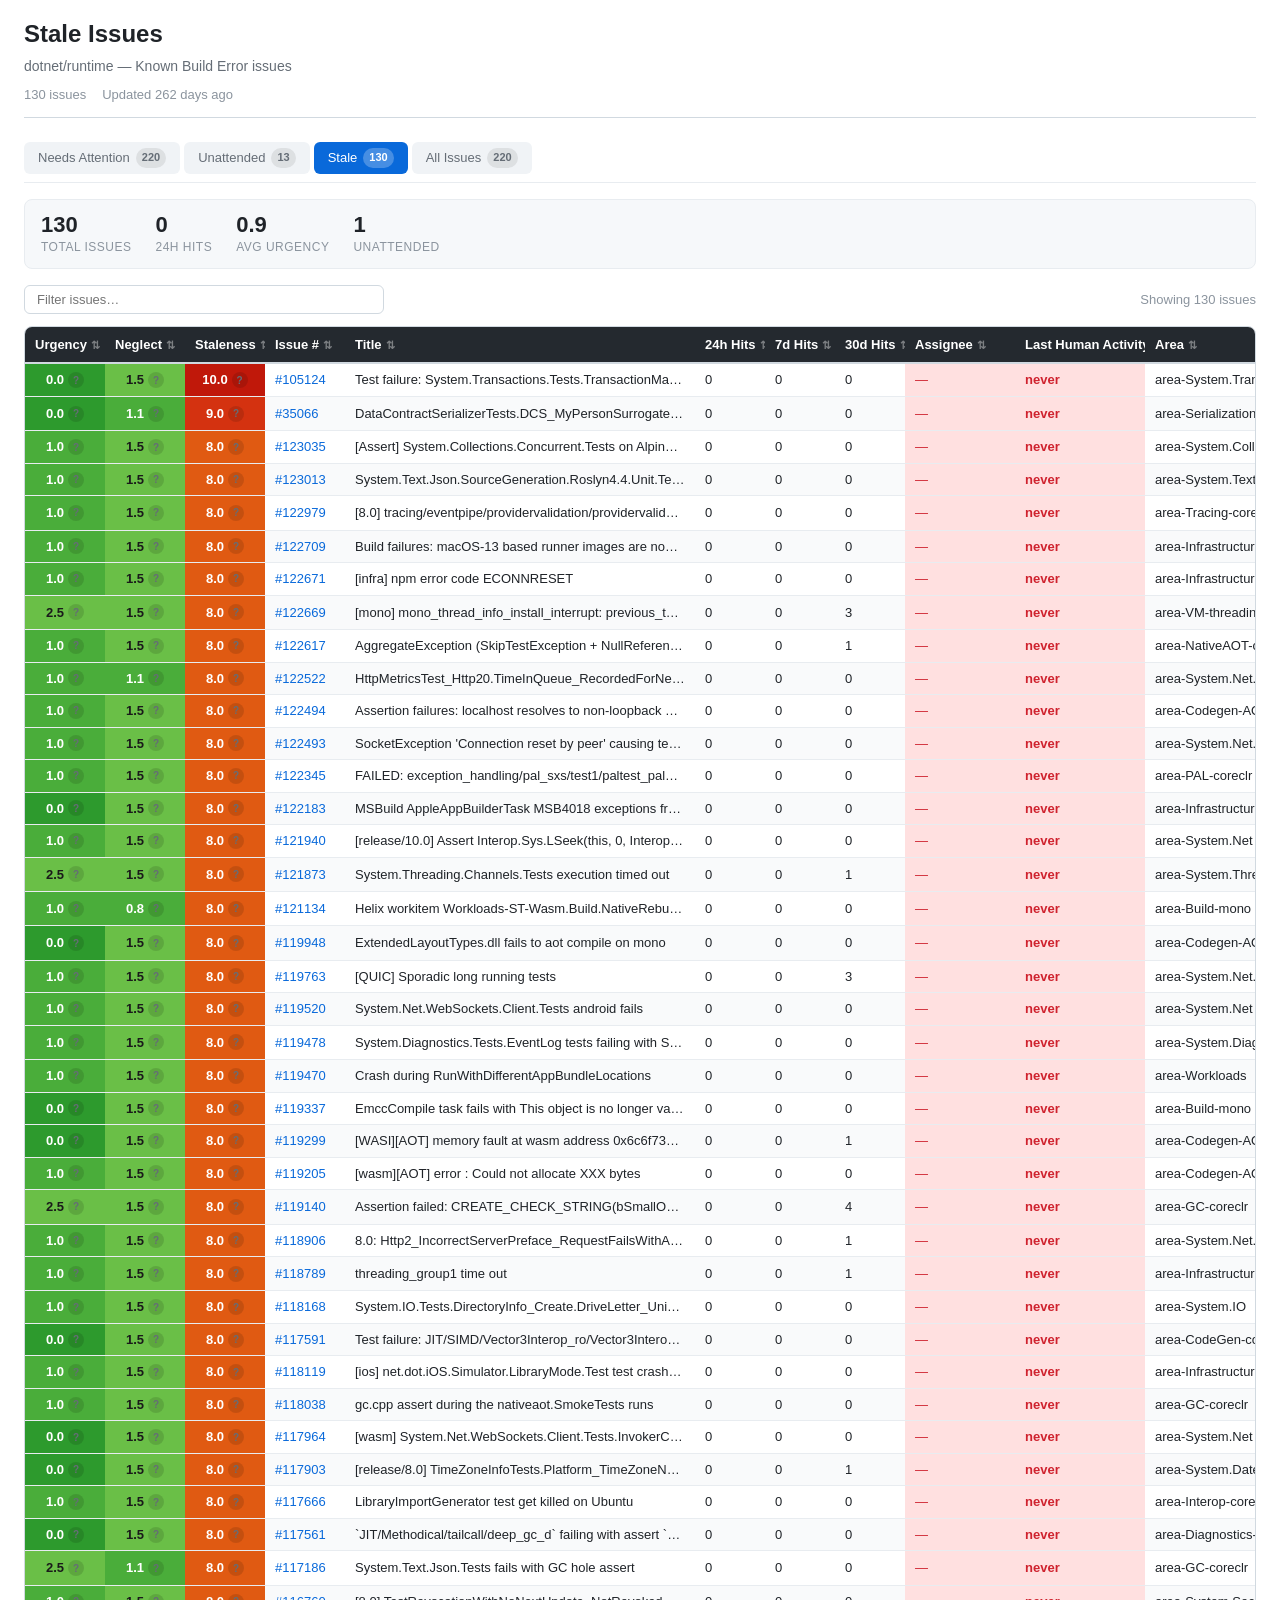
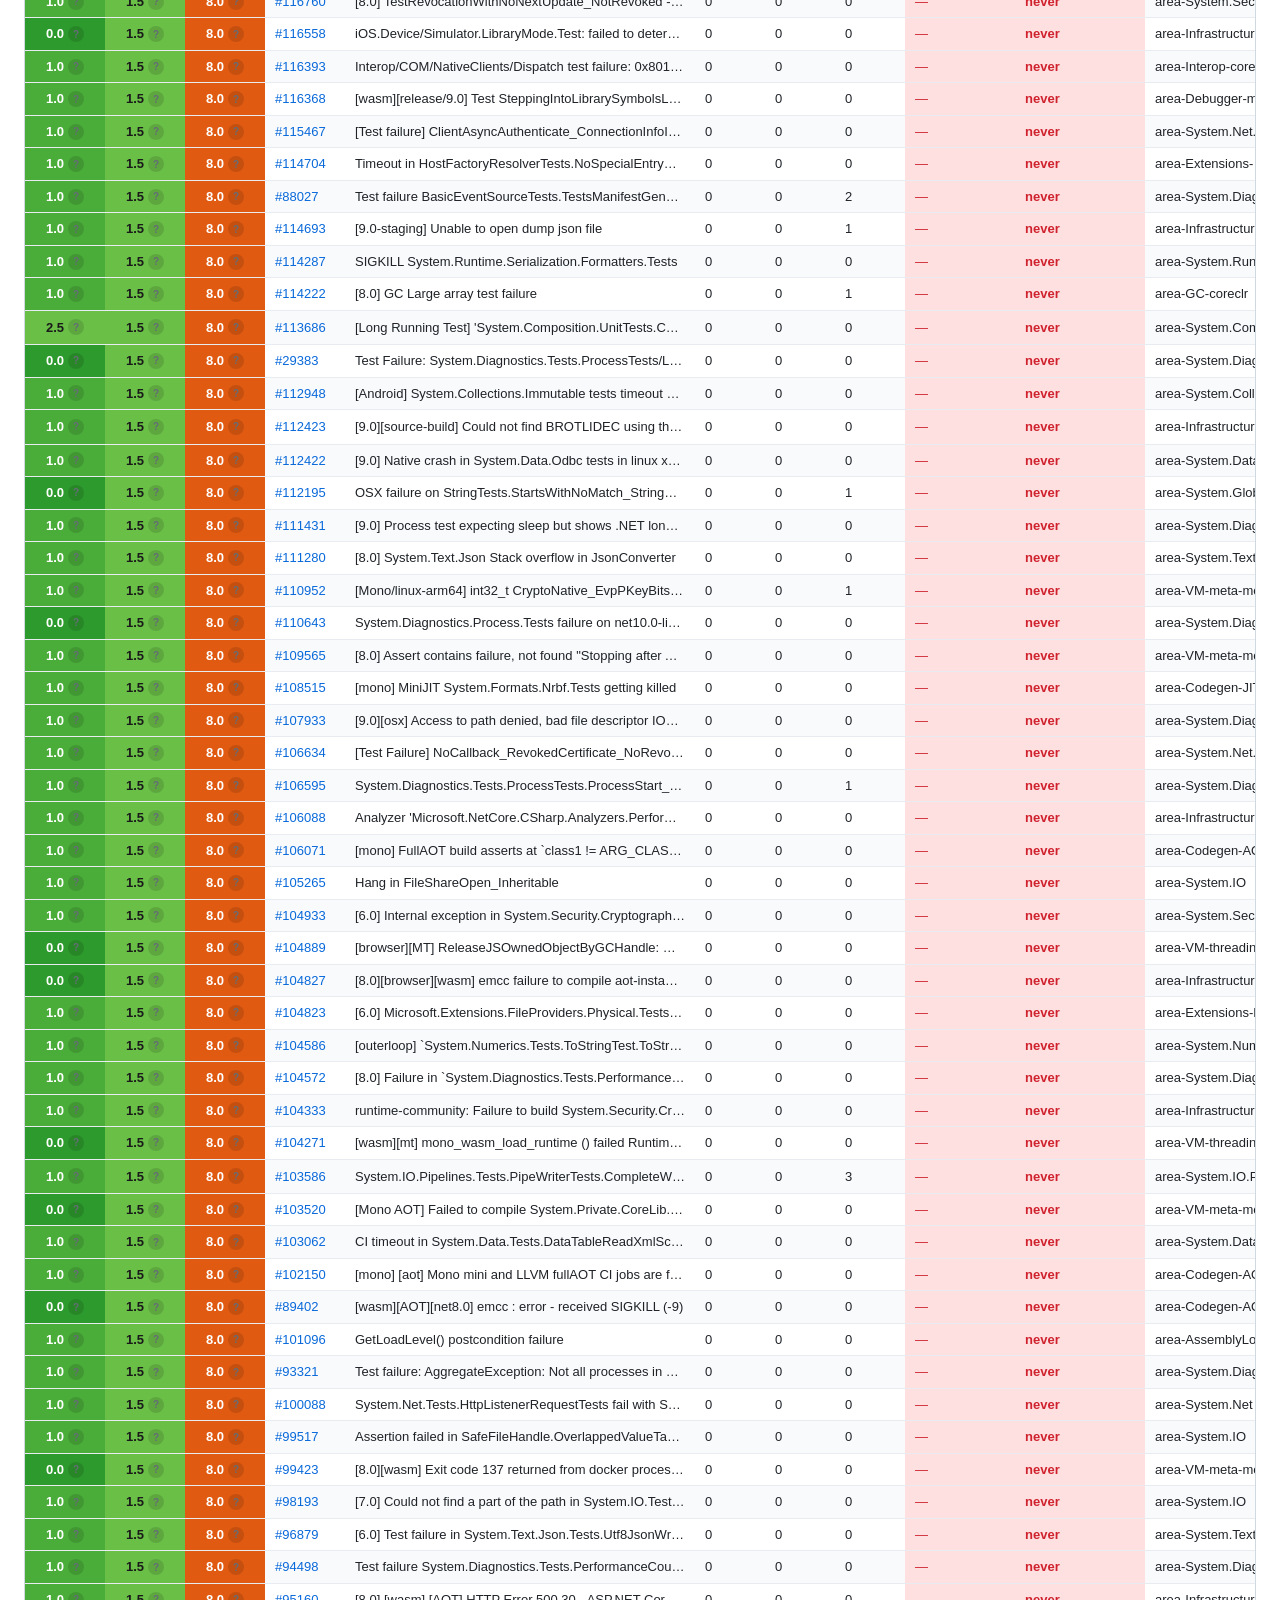
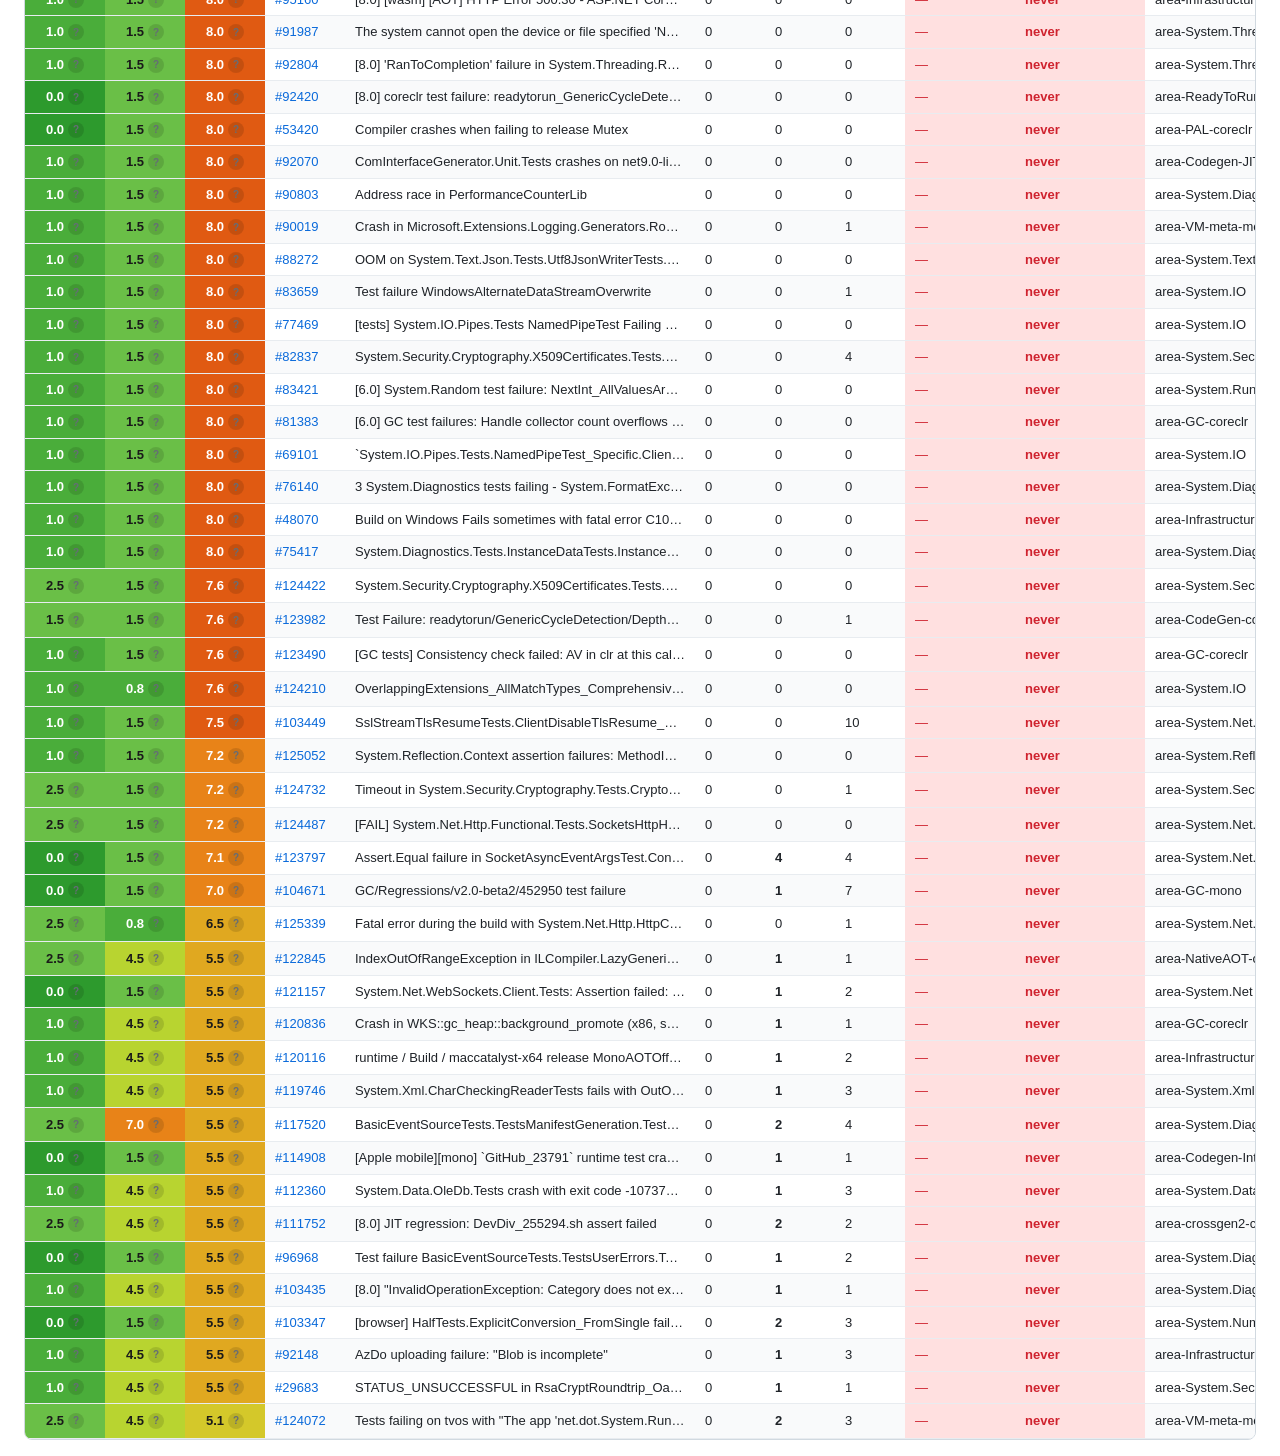
<file: docs/runtime/stale.html>
<!DOCTYPE html>
<html lang="en">
<head>
  <meta charset="UTF-8">
  <meta name="viewport" content="width=device-width, initial-scale=1.0">
  <title>Stale Issues — runtime — KBE Dashboard</title>
  <link rel="stylesheet" href="../shared-styles.css">
</head>
<body data-report="stale">
  <div class="page-container">
    <div class="report-header">
      <h1>Stale Issues</h1>
      <p class="subtitle">dotnet/runtime — Known Build Error issues</p>
      <div class="meta">
        <span>130 issues</span>
        <span id="last-updated" data-timestamp="2026-03-16T18:25:28Z">Updated…</span>
      </div>
    </div>

    <nav class="report-nav"><a href="needs-attention.html" class="">Needs Attention<span class="nav-count">220</span></a><a href="unattended.html" class="">Unattended<span class="nav-count">13</span></a><a href="stale.html" class="active">Stale<span class="nav-count">130</span></a><a href="all.html" class="">All Issues<span class="nav-count">220</span></a></nav>

    <div class="stats-bar"><div class="stat-item"><span class="stat-value">130</span><span class="stat-label">Total Issues</span></div><div class="stat-item"><span class="stat-value">0</span><span class="stat-label">24h Hits</span></div><div class="stat-item"><span class="stat-value">0.9</span><span class="stat-label">Avg Urgency</span></div><div class="stat-item"><span class="stat-value">1</span><span class="stat-label">Unattended</span></div></div>

    <div class="filter-bar"><input type="text" id="filter-input" placeholder="Filter issues…" aria-label="Filter issues"><span class="row-count" id="row-count"></span></div><div class="table-container"><table class="data-table"><thead><tr><th data-sortable data-sort-type="number" style="width:80px">Urgency<span class="sort-indicator">⇅</span><span class="col-resize"></span></th><th data-sortable data-sort-type="number" style="width:80px">Neglect<span class="sort-indicator">⇅</span><span class="col-resize"></span></th><th data-sortable data-sort-type="number" style="width:80px">Staleness<span class="sort-indicator">⇅</span><span class="col-resize"></span></th><th data-sortable data-sort-type="number" style="width:80px">Issue #<span class="sort-indicator">⇅</span><span class="col-resize"></span></th><th data-sortable data-sort-type="text" style="width:350px">Title<span class="sort-indicator">⇅</span><span class="col-resize"></span></th><th data-sortable data-sort-type="number" style="width:70px">24h Hits<span class="sort-indicator">⇅</span><span class="col-resize"></span></th><th data-sortable data-sort-type="number" style="width:70px">7d Hits<span class="sort-indicator">⇅</span><span class="col-resize"></span></th><th data-sortable data-sort-type="number" style="width:70px">30d Hits<span class="sort-indicator">⇅</span><span class="col-resize"></span></th><th data-sortable data-sort-type="text" style="width:110px">Assignee<span class="sort-indicator">⇅</span><span class="col-resize"></span></th><th data-sortable data-sort-type="number" style="width:130px">Last Human Activity<span class="sort-indicator">⇅</span><span class="col-resize"></span></th><th data-sortable data-sort-type="text" style="width:140px">Area<span class="sort-indicator">⇅</span><span class="col-resize"></span></th><th data-sortable data-sort-type="number" style="width:60px">Age<span class="sort-indicator">⇅</span><span class="col-resize"></span></th><th data-sortable data-sort-type="text" style="width:180px">Labels<span class="sort-indicator">⇅</span><span class="col-resize"></span></th></tr></thead><tbody><tr><td class="score-td severity-0" data-sort-value="0.00"><span class="score-cell">0.0<span class="tooltip-trigger">?<span class="tooltip-content">Urgency: 0.0 / 10.0</span></span></span></td><td class="score-td severity-2" data-sort-value="1.50"><span class="score-cell">1.5<span class="tooltip-trigger">?<span class="tooltip-content">Neglect: 1.5 / 10.0</span></span></span></td><td class="score-td severity-10" data-sort-value="10.00"><span class="score-cell">10.0<span class="tooltip-trigger">?<span class="tooltip-content">Staleness: 10.0 / 10.0</span></span></span></td><td data-sort-value="105124"><a href="https://github.com/dotnet/runtime/issues/105124" target="_blank" rel="noopener">#105124</a></td><td class="title-cell" title="Test failure: System.Transactions.Tests.TransactionManagerTest.DefaultTimeout_MaxTimeout_Set_Get">Test failure: System.Transactions.Tests.TransactionManagerTest.DefaultTimeout_Ma…</td><td class="" data-sort-value="0">0</td><td class="" data-sort-value="0">0</td><td class="" data-sort-value="0">0</td><td class="no-assignee">—</td><td class="stale-activity" data-sort-value="99999">never</td><td>area-System.Transactions</td><td data-sort-value="0">0d</td><td></td></tr><tr><td class="score-td severity-0" data-sort-value="0.00"><span class="score-cell">0.0<span class="tooltip-trigger">?<span class="tooltip-content">Urgency: 0.0 / 10.0</span></span></span></td><td class="score-td severity-1" data-sort-value="1.12"><span class="score-cell">1.1<span class="tooltip-trigger">?<span class="tooltip-content">Neglect: 1.1 / 10.0</span></span></span></td><td class="score-td severity-9" data-sort-value="9.00"><span class="score-cell">9.0<span class="tooltip-trigger">?<span class="tooltip-content">Staleness: 9.0 / 10.0</span></span></span></td><td data-sort-value="35066"><a href="https://github.com/dotnet/runtime/issues/35066" target="_blank" rel="noopener">#35066</a></td><td class="title-cell" title=" DataContractSerializerTests.DCS_MyPersonSurrogate_Stress failing in CI"> DataContractSerializerTests.DCS_MyPersonSurrogate_Stress failing in CI</td><td class="" data-sort-value="0">0</td><td class="" data-sort-value="0">0</td><td class="" data-sort-value="0">0</td><td class="no-assignee">—</td><td class="stale-activity" data-sort-value="99999">never</td><td>area-Serialization</td><td data-sort-value="0">0d</td><td><span class="label-badge untriaged">untriaged</span></td></tr><tr><td class="score-td severity-1" data-sort-value="1.00"><span class="score-cell">1.0<span class="tooltip-trigger">?<span class="tooltip-content">Urgency: 1.0 / 10.0</span></span></span></td><td class="score-td severity-2" data-sort-value="1.50"><span class="score-cell">1.5<span class="tooltip-trigger">?<span class="tooltip-content">Neglect: 1.5 / 10.0</span></span></span></td><td class="score-td severity-8" data-sort-value="8.00"><span class="score-cell">8.0<span class="tooltip-trigger">?<span class="tooltip-content">Staleness: 8.0 / 10.0</span></span></span></td><td data-sort-value="123035"><a href="https://github.com/dotnet/runtime/issues/123035" target="_blank" rel="noopener">#123035</a></td><td class="title-cell" title="[Assert] System.Collections.Concurrent.Tests on Alpine 3.23 x64">[Assert] System.Collections.Concurrent.Tests on Alpine 3.23 x64</td><td class="" data-sort-value="0">0</td><td class="" data-sort-value="0">0</td><td class="" data-sort-value="0">0</td><td class="no-assignee">—</td><td class="stale-activity" data-sort-value="99999">never</td><td>area-System.Collections</td><td data-sort-value="0">0d</td><td></td></tr><tr><td class="score-td severity-1" data-sort-value="1.00"><span class="score-cell">1.0<span class="tooltip-trigger">?<span class="tooltip-content">Urgency: 1.0 / 10.0</span></span></span></td><td class="score-td severity-2" data-sort-value="1.50"><span class="score-cell">1.5<span class="tooltip-trigger">?<span class="tooltip-content">Neglect: 1.5 / 10.0</span></span></span></td><td class="score-td severity-8" data-sort-value="8.00"><span class="score-cell">8.0<span class="tooltip-trigger">?<span class="tooltip-content">Staleness: 8.0 / 10.0</span></span></span></td><td data-sort-value="123013"><a href="https://github.com/dotnet/runtime/issues/123013" target="_blank" rel="noopener">#123013</a></td><td class="title-cell" title="System.Text.Json.SourceGeneration.Roslyn4.4.Unit.Tests OOM on linux-arm64">System.Text.Json.SourceGeneration.Roslyn4.4.Unit.Tests OOM on linux-arm64</td><td class="" data-sort-value="0">0</td><td class="" data-sort-value="0">0</td><td class="" data-sort-value="0">0</td><td class="no-assignee">—</td><td class="stale-activity" data-sort-value="99999">never</td><td>area-System.Text.Json</td><td data-sort-value="0">0d</td><td></td></tr><tr><td class="score-td severity-1" data-sort-value="1.00"><span class="score-cell">1.0<span class="tooltip-trigger">?<span class="tooltip-content">Urgency: 1.0 / 10.0</span></span></span></td><td class="score-td severity-2" data-sort-value="1.50"><span class="score-cell">1.5<span class="tooltip-trigger">?<span class="tooltip-content">Neglect: 1.5 / 10.0</span></span></span></td><td class="score-td severity-8" data-sort-value="8.00"><span class="score-cell">8.0<span class="tooltip-trigger">?<span class="tooltip-content">Staleness: 8.0 / 10.0</span></span></span></td><td data-sort-value="122979"><a href="https://github.com/dotnet/runtime/issues/122979" target="_blank" rel="noopener">#122979</a></td><td class="title-cell" title="[8.0] tracing/eventpipe/providervalidation/providervalidation/providervalidation.sh [FAIL]">[8.0] tracing/eventpipe/providervalidation/providervalidation/providervalidation…</td><td class="" data-sort-value="0">0</td><td class="" data-sort-value="0">0</td><td class="" data-sort-value="0">0</td><td class="no-assignee">—</td><td class="stale-activity" data-sort-value="99999">never</td><td>area-Tracing-coreclr</td><td data-sort-value="0">0d</td><td><span class="label-badge untriaged">untriaged</span></td></tr><tr><td class="score-td severity-1" data-sort-value="1.00"><span class="score-cell">1.0<span class="tooltip-trigger">?<span class="tooltip-content">Urgency: 1.0 / 10.0</span></span></span></td><td class="score-td severity-2" data-sort-value="1.50"><span class="score-cell">1.5<span class="tooltip-trigger">?<span class="tooltip-content">Neglect: 1.5 / 10.0</span></span></span></td><td class="score-td severity-8" data-sort-value="8.00"><span class="score-cell">8.0<span class="tooltip-trigger">?<span class="tooltip-content">Staleness: 8.0 / 10.0</span></span></span></td><td data-sort-value="122709"><a href="https://github.com/dotnet/runtime/issues/122709" target="_blank" rel="noopener">#122709</a></td><td class="title-cell" title="Build failures: macOS-13 based runner images are now retired">Build failures: macOS-13 based runner images are now retired</td><td class="" data-sort-value="0">0</td><td class="" data-sort-value="0">0</td><td class="" data-sort-value="0">0</td><td class="no-assignee">—</td><td class="stale-activity" data-sort-value="99999">never</td><td>area-Infrastructure</td><td data-sort-value="0">0d</td><td></td></tr><tr><td class="score-td severity-1" data-sort-value="1.00"><span class="score-cell">1.0<span class="tooltip-trigger">?<span class="tooltip-content">Urgency: 1.0 / 10.0</span></span></span></td><td class="score-td severity-2" data-sort-value="1.50"><span class="score-cell">1.5<span class="tooltip-trigger">?<span class="tooltip-content">Neglect: 1.5 / 10.0</span></span></span></td><td class="score-td severity-8" data-sort-value="8.00"><span class="score-cell">8.0<span class="tooltip-trigger">?<span class="tooltip-content">Staleness: 8.0 / 10.0</span></span></span></td><td data-sort-value="122671"><a href="https://github.com/dotnet/runtime/issues/122671" target="_blank" rel="noopener">#122671</a></td><td class="title-cell" title="[infra] npm error code ECONNRESET">[infra] npm error code ECONNRESET</td><td class="" data-sort-value="0">0</td><td class="" data-sort-value="0">0</td><td class="" data-sort-value="0">0</td><td class="no-assignee">—</td><td class="stale-activity" data-sort-value="99999">never</td><td>area-Infrastructure</td><td data-sort-value="0">0d</td><td></td></tr><tr><td class="score-td severity-2" data-sort-value="2.50"><span class="score-cell">2.5<span class="tooltip-trigger">?<span class="tooltip-content">Urgency: 2.5 / 10.0</span></span></span></td><td class="score-td severity-2" data-sort-value="1.50"><span class="score-cell">1.5<span class="tooltip-trigger">?<span class="tooltip-content">Neglect: 1.5 / 10.0</span></span></span></td><td class="score-td severity-8" data-sort-value="8.00"><span class="score-cell">8.0<span class="tooltip-trigger">?<span class="tooltip-content">Staleness: 8.0 / 10.0</span></span></span></td><td data-sort-value="122669"><a href="https://github.com/dotnet/runtime/issues/122669" target="_blank" rel="noopener">#122669</a></td><td class="title-cell" title="[mono] mono_thread_info_install_interrupt: previous_token should be INTERRUPT_STATE">[mono] mono_thread_info_install_interrupt: previous_token should be INTERRUPT_ST…</td><td class="" data-sort-value="0">0</td><td class="" data-sort-value="0">0</td><td class="" data-sort-value="3">3</td><td class="no-assignee">—</td><td class="stale-activity" data-sort-value="99999">never</td><td>area-VM-threading-mono</td><td data-sort-value="0">0d</td><td><span class="label-badge blocking">blocking-clean-ci</span><span class="label-badge untriaged">untriaged</span></td></tr><tr><td class="score-td severity-1" data-sort-value="1.00"><span class="score-cell">1.0<span class="tooltip-trigger">?<span class="tooltip-content">Urgency: 1.0 / 10.0</span></span></span></td><td class="score-td severity-2" data-sort-value="1.50"><span class="score-cell">1.5<span class="tooltip-trigger">?<span class="tooltip-content">Neglect: 1.5 / 10.0</span></span></span></td><td class="score-td severity-8" data-sort-value="8.00"><span class="score-cell">8.0<span class="tooltip-trigger">?<span class="tooltip-content">Staleness: 8.0 / 10.0</span></span></span></td><td data-sort-value="122617"><a href="https://github.com/dotnet/runtime/issues/122617" target="_blank" rel="noopener">#122617</a></td><td class="title-cell" title="AggregateException (SkipTestException + NullReferenceException) in DebuggerTypeProxy tests on android_x64">AggregateException (SkipTestException + NullReferenceException) in DebuggerTypeP…</td><td class="" data-sort-value="0">0</td><td class="" data-sort-value="0">0</td><td class="" data-sort-value="1">1</td><td class="no-assignee">—</td><td class="stale-activity" data-sort-value="99999">never</td><td>area-NativeAOT-coreclr</td><td data-sort-value="0">0d</td><td></td></tr><tr><td class="score-td severity-1" data-sort-value="1.00"><span class="score-cell">1.0<span class="tooltip-trigger">?<span class="tooltip-content">Urgency: 1.0 / 10.0</span></span></span></td><td class="score-td severity-1" data-sort-value="1.12"><span class="score-cell">1.1<span class="tooltip-trigger">?<span class="tooltip-content">Neglect: 1.1 / 10.0</span></span></span></td><td class="score-td severity-8" data-sort-value="8.00"><span class="score-cell">8.0<span class="tooltip-trigger">?<span class="tooltip-content">Staleness: 8.0 / 10.0</span></span></span></td><td data-sort-value="122522"><a href="https://github.com/dotnet/runtime/issues/122522" target="_blank" rel="noopener">#122522</a></td><td class="title-cell" title="HttpMetricsTest_Http20.TimeInQueue_RecordedForNewConnectionsOnly test failure">HttpMetricsTest_Http20.TimeInQueue_RecordedForNewConnectionsOnly test failure</td><td class="" data-sort-value="0">0</td><td class="" data-sort-value="0">0</td><td class="" data-sort-value="0">0</td><td class="no-assignee">—</td><td class="stale-activity" data-sort-value="99999">never</td><td>area-System.Net.Http</td><td data-sort-value="0">0d</td><td></td></tr><tr><td class="score-td severity-1" data-sort-value="1.00"><span class="score-cell">1.0<span class="tooltip-trigger">?<span class="tooltip-content">Urgency: 1.0 / 10.0</span></span></span></td><td class="score-td severity-2" data-sort-value="1.50"><span class="score-cell">1.5<span class="tooltip-trigger">?<span class="tooltip-content">Neglect: 1.5 / 10.0</span></span></span></td><td class="score-td severity-8" data-sort-value="8.00"><span class="score-cell">8.0<span class="tooltip-trigger">?<span class="tooltip-content">Staleness: 8.0 / 10.0</span></span></span></td><td data-sort-value="122494"><a href="https://github.com/dotnet/runtime/issues/122494" target="_blank" rel="noopener">#122494</a></td><td class="title-cell" title="Assertion failures: localhost resolves to non-loopback addresses on tvOS arm64">Assertion failures: localhost resolves to non-loopback addresses on tvOS arm64</td><td class="" data-sort-value="0">0</td><td class="" data-sort-value="0">0</td><td class="" data-sort-value="0">0</td><td class="no-assignee">—</td><td class="stale-activity" data-sort-value="99999">never</td><td>area-Codegen-AOT-mono</td><td data-sort-value="0">0d</td><td></td></tr><tr><td class="score-td severity-1" data-sort-value="1.00"><span class="score-cell">1.0<span class="tooltip-trigger">?<span class="tooltip-content">Urgency: 1.0 / 10.0</span></span></span></td><td class="score-td severity-2" data-sort-value="1.50"><span class="score-cell">1.5<span class="tooltip-trigger">?<span class="tooltip-content">Neglect: 1.5 / 10.0</span></span></span></td><td class="score-td severity-8" data-sort-value="8.00"><span class="score-cell">8.0<span class="tooltip-trigger">?<span class="tooltip-content">Staleness: 8.0 / 10.0</span></span></span></td><td data-sort-value="122493"><a href="https://github.com/dotnet/runtime/issues/122493" target="_blank" rel="noopener">#122493</a></td><td class="title-cell" title="SocketException &#x27;Connection reset by peer&#x27; causing test failures on android_arm64 and android_x64">SocketException &#x27;Connection reset by peer&#x27; causing test failures on android_arm6…</td><td class="" data-sort-value="0">0</td><td class="" data-sort-value="0">0</td><td class="" data-sort-value="0">0</td><td class="no-assignee">—</td><td class="stale-activity" data-sort-value="99999">never</td><td>area-System.Net.Sockets</td><td data-sort-value="0">0d</td><td></td></tr><tr><td class="score-td severity-1" data-sort-value="1.00"><span class="score-cell">1.0<span class="tooltip-trigger">?<span class="tooltip-content">Urgency: 1.0 / 10.0</span></span></span></td><td class="score-td severity-2" data-sort-value="1.50"><span class="score-cell">1.5<span class="tooltip-trigger">?<span class="tooltip-content">Neglect: 1.5 / 10.0</span></span></span></td><td class="score-td severity-8" data-sort-value="8.00"><span class="score-cell">8.0<span class="tooltip-trigger">?<span class="tooltip-content">Staleness: 8.0 / 10.0</span></span></span></td><td data-sort-value="122345"><a href="https://github.com/dotnet/runtime/issues/122345" target="_blank" rel="noopener">#122345</a></td><td class="title-cell" title="FAILED: exception_handling/pal_sxs/test1/paltest_pal_sxs_test1. Exit code: 137 in outerloop">FAILED: exception_handling/pal_sxs/test1/paltest_pal_sxs_test1. Exit code: 137 i…</td><td class="" data-sort-value="0">0</td><td class="" data-sort-value="0">0</td><td class="" data-sort-value="0">0</td><td class="no-assignee">—</td><td class="stale-activity" data-sort-value="99999">never</td><td>area-PAL-coreclr</td><td data-sort-value="0">0d</td><td></td></tr><tr><td class="score-td severity-0" data-sort-value="0.00"><span class="score-cell">0.0<span class="tooltip-trigger">?<span class="tooltip-content">Urgency: 0.0 / 10.0</span></span></span></td><td class="score-td severity-2" data-sort-value="1.50"><span class="score-cell">1.5<span class="tooltip-trigger">?<span class="tooltip-content">Neglect: 1.5 / 10.0</span></span></span></td><td class="score-td severity-8" data-sort-value="8.00"><span class="score-cell">8.0<span class="tooltip-trigger">?<span class="tooltip-content">Staleness: 8.0 / 10.0</span></span></span></td><td data-sort-value="122183"><a href="https://github.com/dotnet/runtime/issues/122183" target="_blank" rel="noopener">#122183</a></td><td class="title-cell" title="MSBuild AppleAppBuilderTask MSB4018 exceptions from unresolved arm64 Swift linker symbols on iOS arm64 release builds">MSBuild AppleAppBuilderTask MSB4018 exceptions from unresolved arm64 Swift linke…</td><td class="" data-sort-value="0">0</td><td class="" data-sort-value="0">0</td><td class="" data-sort-value="0">0</td><td class="no-assignee">—</td><td class="stale-activity" data-sort-value="99999">never</td><td>area-Infrastructure-mono</td><td data-sort-value="0">0d</td><td></td></tr><tr><td class="score-td severity-1" data-sort-value="1.00"><span class="score-cell">1.0<span class="tooltip-trigger">?<span class="tooltip-content">Urgency: 1.0 / 10.0</span></span></span></td><td class="score-td severity-2" data-sort-value="1.50"><span class="score-cell">1.5<span class="tooltip-trigger">?<span class="tooltip-content">Neglect: 1.5 / 10.0</span></span></span></td><td class="score-td severity-8" data-sort-value="8.00"><span class="score-cell">8.0<span class="tooltip-trigger">?<span class="tooltip-content">Staleness: 8.0 / 10.0</span></span></span></td><td data-sort-value="121940"><a href="https://github.com/dotnet/runtime/issues/121940" target="_blank" rel="noopener">#121940</a></td><td class="title-cell" title="[release/10.0] Assert Interop.Sys.LSeek(this, 0, Interop.Sys.SeekWhence.SEEK_CUR) &gt;= 0 in System.Net.XXX tests">[release/10.0] Assert Interop.Sys.LSeek(this, 0, Interop.Sys.SeekWhence.SEEK_CUR…</td><td class="" data-sort-value="0">0</td><td class="" data-sort-value="0">0</td><td class="" data-sort-value="0">0</td><td class="no-assignee">—</td><td class="stale-activity" data-sort-value="99999">never</td><td>area-System.Net</td><td data-sort-value="0">0d</td><td></td></tr><tr><td class="score-td severity-2" data-sort-value="2.50"><span class="score-cell">2.5<span class="tooltip-trigger">?<span class="tooltip-content">Urgency: 2.5 / 10.0</span></span></span></td><td class="score-td severity-2" data-sort-value="1.50"><span class="score-cell">1.5<span class="tooltip-trigger">?<span class="tooltip-content">Neglect: 1.5 / 10.0</span></span></span></td><td class="score-td severity-8" data-sort-value="8.00"><span class="score-cell">8.0<span class="tooltip-trigger">?<span class="tooltip-content">Staleness: 8.0 / 10.0</span></span></span></td><td data-sort-value="121873"><a href="https://github.com/dotnet/runtime/issues/121873" target="_blank" rel="noopener">#121873</a></td><td class="title-cell" title="System.Threading.Channels.Tests execution timed out">System.Threading.Channels.Tests execution timed out</td><td class="" data-sort-value="0">0</td><td class="" data-sort-value="0">0</td><td class="" data-sort-value="1">1</td><td class="no-assignee">—</td><td class="stale-activity" data-sort-value="99999">never</td><td>area-System.Threading.Channels</td><td data-sort-value="0">0d</td><td><span class="label-badge blocking">blocking-clean-ci</span><span class="label-badge untriaged">untriaged</span></td></tr><tr><td class="score-td severity-1" data-sort-value="1.00"><span class="score-cell">1.0<span class="tooltip-trigger">?<span class="tooltip-content">Urgency: 1.0 / 10.0</span></span></span></td><td class="score-td severity-1" data-sort-value="0.75"><span class="score-cell">0.8<span class="tooltip-trigger">?<span class="tooltip-content">Neglect: 0.8 / 10.0</span></span></span></td><td class="score-td severity-8" data-sort-value="8.00"><span class="score-cell">8.0<span class="tooltip-trigger">?<span class="tooltip-content">Staleness: 8.0 / 10.0</span></span></span></td><td data-sort-value="121134"><a href="https://github.com/dotnet/runtime/issues/121134" target="_blank" rel="noopener">#121134</a></td><td class="title-cell" title="Helix workitem Workloads-ST-Wasm.Build.NativeRebuild.Tests.FlagsChangeRebuildTests failed with status BadExit">Helix workitem Workloads-ST-Wasm.Build.NativeRebuild.Tests.FlagsChangeRebuildTes…</td><td class="" data-sort-value="0">0</td><td class="" data-sort-value="0">0</td><td class="" data-sort-value="0">0</td><td class="no-assignee">—</td><td class="stale-activity" data-sort-value="99999">never</td><td>area-Build-mono</td><td data-sort-value="0">0d</td><td><span class="label-badge untriaged">untriaged</span></td></tr><tr><td class="score-td severity-0" data-sort-value="0.00"><span class="score-cell">0.0<span class="tooltip-trigger">?<span class="tooltip-content">Urgency: 0.0 / 10.0</span></span></span></td><td class="score-td severity-2" data-sort-value="1.50"><span class="score-cell">1.5<span class="tooltip-trigger">?<span class="tooltip-content">Neglect: 1.5 / 10.0</span></span></span></td><td class="score-td severity-8" data-sort-value="8.00"><span class="score-cell">8.0<span class="tooltip-trigger">?<span class="tooltip-content">Staleness: 8.0 / 10.0</span></span></span></td><td data-sort-value="119948"><a href="https://github.com/dotnet/runtime/issues/119948" target="_blank" rel="noopener">#119948</a></td><td class="title-cell" title="ExtendedLayoutTypes.dll fails to aot compile on mono">ExtendedLayoutTypes.dll fails to aot compile on mono</td><td class="" data-sort-value="0">0</td><td class="" data-sort-value="0">0</td><td class="" data-sort-value="0">0</td><td class="no-assignee">—</td><td class="stale-activity" data-sort-value="99999">never</td><td>area-Codegen-AOT-mono</td><td data-sort-value="0">0d</td><td><span class="label-badge untriaged">untriaged</span></td></tr><tr><td class="score-td severity-1" data-sort-value="1.00"><span class="score-cell">1.0<span class="tooltip-trigger">?<span class="tooltip-content">Urgency: 1.0 / 10.0</span></span></span></td><td class="score-td severity-2" data-sort-value="1.50"><span class="score-cell">1.5<span class="tooltip-trigger">?<span class="tooltip-content">Neglect: 1.5 / 10.0</span></span></span></td><td class="score-td severity-8" data-sort-value="8.00"><span class="score-cell">8.0<span class="tooltip-trigger">?<span class="tooltip-content">Staleness: 8.0 / 10.0</span></span></span></td><td data-sort-value="119763"><a href="https://github.com/dotnet/runtime/issues/119763" target="_blank" rel="noopener">#119763</a></td><td class="title-cell" title="[QUIC] Sporadic long running tests">[QUIC] Sporadic long running tests</td><td class="" data-sort-value="0">0</td><td class="" data-sort-value="0">0</td><td class="" data-sort-value="3">3</td><td class="no-assignee">—</td><td class="stale-activity" data-sort-value="99999">never</td><td>area-System.Net.Quic</td><td data-sort-value="0">0d</td><td></td></tr><tr><td class="score-td severity-1" data-sort-value="1.00"><span class="score-cell">1.0<span class="tooltip-trigger">?<span class="tooltip-content">Urgency: 1.0 / 10.0</span></span></span></td><td class="score-td severity-2" data-sort-value="1.50"><span class="score-cell">1.5<span class="tooltip-trigger">?<span class="tooltip-content">Neglect: 1.5 / 10.0</span></span></span></td><td class="score-td severity-8" data-sort-value="8.00"><span class="score-cell">8.0<span class="tooltip-trigger">?<span class="tooltip-content">Staleness: 8.0 / 10.0</span></span></span></td><td data-sort-value="119520"><a href="https://github.com/dotnet/runtime/issues/119520" target="_blank" rel="noopener">#119520</a></td><td class="title-cell" title="System.Net.WebSockets.Client.Tests android fails">System.Net.WebSockets.Client.Tests android fails</td><td class="" data-sort-value="0">0</td><td class="" data-sort-value="0">0</td><td class="" data-sort-value="0">0</td><td class="no-assignee">—</td><td class="stale-activity" data-sort-value="99999">never</td><td>area-System.Net</td><td data-sort-value="0">0d</td><td></td></tr><tr><td class="score-td severity-1" data-sort-value="1.00"><span class="score-cell">1.0<span class="tooltip-trigger">?<span class="tooltip-content">Urgency: 1.0 / 10.0</span></span></span></td><td class="score-td severity-2" data-sort-value="1.50"><span class="score-cell">1.5<span class="tooltip-trigger">?<span class="tooltip-content">Neglect: 1.5 / 10.0</span></span></span></td><td class="score-td severity-8" data-sort-value="8.00"><span class="score-cell">8.0<span class="tooltip-trigger">?<span class="tooltip-content">Staleness: 8.0 / 10.0</span></span></span></td><td data-sort-value="119478"><a href="https://github.com/dotnet/runtime/issues/119478" target="_blank" rel="noopener">#119478</a></td><td class="title-cell" title="System.Diagnostics.Tests.EventLog tests failing with System.UnauthorizedAccessException : Attempted to perform an unauthorized operation">System.Diagnostics.Tests.EventLog tests failing with System.UnauthorizedAccessEx…</td><td class="" data-sort-value="0">0</td><td class="" data-sort-value="0">0</td><td class="" data-sort-value="0">0</td><td class="no-assignee">—</td><td class="stale-activity" data-sort-value="99999">never</td><td>area-System.Diagnostics.EventLog</td><td data-sort-value="0">0d</td><td><span class="label-badge untriaged">untriaged</span></td></tr><tr><td class="score-td severity-1" data-sort-value="1.00"><span class="score-cell">1.0<span class="tooltip-trigger">?<span class="tooltip-content">Urgency: 1.0 / 10.0</span></span></span></td><td class="score-td severity-2" data-sort-value="1.50"><span class="score-cell">1.5<span class="tooltip-trigger">?<span class="tooltip-content">Neglect: 1.5 / 10.0</span></span></span></td><td class="score-td severity-8" data-sort-value="8.00"><span class="score-cell">8.0<span class="tooltip-trigger">?<span class="tooltip-content">Staleness: 8.0 / 10.0</span></span></span></td><td data-sort-value="119470"><a href="https://github.com/dotnet/runtime/issues/119470" target="_blank" rel="noopener">#119470</a></td><td class="title-cell" title="Crash during RunWithDifferentAppBundleLocations">Crash during RunWithDifferentAppBundleLocations</td><td class="" data-sort-value="0">0</td><td class="" data-sort-value="0">0</td><td class="" data-sort-value="0">0</td><td class="no-assignee">—</td><td class="stale-activity" data-sort-value="99999">never</td><td>area-Workloads</td><td data-sort-value="0">0d</td><td></td></tr><tr><td class="score-td severity-0" data-sort-value="0.00"><span class="score-cell">0.0<span class="tooltip-trigger">?<span class="tooltip-content">Urgency: 0.0 / 10.0</span></span></span></td><td class="score-td severity-2" data-sort-value="1.50"><span class="score-cell">1.5<span class="tooltip-trigger">?<span class="tooltip-content">Neglect: 1.5 / 10.0</span></span></span></td><td class="score-td severity-8" data-sort-value="8.00"><span class="score-cell">8.0<span class="tooltip-trigger">?<span class="tooltip-content">Staleness: 8.0 / 10.0</span></span></span></td><td data-sort-value="119337"><a href="https://github.com/dotnet/runtime/issues/119337" target="_blank" rel="noopener">#119337</a></td><td class="title-cell" title="EmccCompile task fails with This object is no longer valid because the MetadataLoadContext that created it has been disposed.">EmccCompile task fails with This object is no longer valid because the MetadataL…</td><td class="" data-sort-value="0">0</td><td class="" data-sort-value="0">0</td><td class="" data-sort-value="0">0</td><td class="no-assignee">—</td><td class="stale-activity" data-sort-value="99999">never</td><td>area-Build-mono</td><td data-sort-value="0">0d</td><td></td></tr><tr><td class="score-td severity-0" data-sort-value="0.00"><span class="score-cell">0.0<span class="tooltip-trigger">?<span class="tooltip-content">Urgency: 0.0 / 10.0</span></span></span></td><td class="score-td severity-2" data-sort-value="1.50"><span class="score-cell">1.5<span class="tooltip-trigger">?<span class="tooltip-content">Neglect: 1.5 / 10.0</span></span></span></td><td class="score-td severity-8" data-sort-value="8.00"><span class="score-cell">8.0<span class="tooltip-trigger">?<span class="tooltip-content">Staleness: 8.0 / 10.0</span></span></span></td><td data-sort-value="119299"><a href="https://github.com/dotnet/runtime/issues/119299" target="_blank" rel="noopener">#119299</a></td><td class="title-cell" title="[WASI][AOT] memory fault at wasm address 0x6c6f7314 in linear memory of size 0x3200000">[WASI][AOT] memory fault at wasm address 0x6c6f7314 in linear memory of size 0x3…</td><td class="" data-sort-value="0">0</td><td class="" data-sort-value="0">0</td><td class="" data-sort-value="1">1</td><td class="no-assignee">—</td><td class="stale-activity" data-sort-value="99999">never</td><td>area-Codegen-AOT-mono</td><td data-sort-value="0">0d</td><td></td></tr><tr><td class="score-td severity-1" data-sort-value="1.00"><span class="score-cell">1.0<span class="tooltip-trigger">?<span class="tooltip-content">Urgency: 1.0 / 10.0</span></span></span></td><td class="score-td severity-2" data-sort-value="1.50"><span class="score-cell">1.5<span class="tooltip-trigger">?<span class="tooltip-content">Neglect: 1.5 / 10.0</span></span></span></td><td class="score-td severity-8" data-sort-value="8.00"><span class="score-cell">8.0<span class="tooltip-trigger">?<span class="tooltip-content">Staleness: 8.0 / 10.0</span></span></span></td><td data-sort-value="119205"><a href="https://github.com/dotnet/runtime/issues/119205" target="_blank" rel="noopener">#119205</a></td><td class="title-cell" title="[wasm][AOT] error : Could not allocate XXX bytes">[wasm][AOT] error : Could not allocate XXX bytes</td><td class="" data-sort-value="0">0</td><td class="" data-sort-value="0">0</td><td class="" data-sort-value="0">0</td><td class="no-assignee">—</td><td class="stale-activity" data-sort-value="99999">never</td><td>area-Codegen-AOT-mono</td><td data-sort-value="0">0d</td><td></td></tr><tr><td class="score-td severity-2" data-sort-value="2.50"><span class="score-cell">2.5<span class="tooltip-trigger">?<span class="tooltip-content">Urgency: 2.5 / 10.0</span></span></span></td><td class="score-td severity-2" data-sort-value="1.50"><span class="score-cell">1.5<span class="tooltip-trigger">?<span class="tooltip-content">Neglect: 1.5 / 10.0</span></span></span></td><td class="score-td severity-8" data-sort-value="8.00"><span class="score-cell">8.0<span class="tooltip-trigger">?<span class="tooltip-content">Staleness: 8.0 / 10.0</span></span></span></td><td data-sort-value="119140"><a href="https://github.com/dotnet/runtime/issues/119140" target="_blank" rel="noopener">#119140</a></td><td class="title-cell" title="Assertion failed: CREATE_CHECK_STRING(bSmallObjectHeapPtr || bLargeObjectHeapPtr)">Assertion failed: CREATE_CHECK_STRING(bSmallObjectHeapPtr || bLargeObjectHeapPtr…</td><td class="" data-sort-value="0">0</td><td class="" data-sort-value="0">0</td><td class="" data-sort-value="4">4</td><td class="no-assignee">—</td><td class="stale-activity" data-sort-value="99999">never</td><td>area-GC-coreclr</td><td data-sort-value="0">0d</td><td><span class="label-badge blocking">blocking-clean-ci</span></td></tr><tr><td class="score-td severity-1" data-sort-value="1.00"><span class="score-cell">1.0<span class="tooltip-trigger">?<span class="tooltip-content">Urgency: 1.0 / 10.0</span></span></span></td><td class="score-td severity-2" data-sort-value="1.50"><span class="score-cell">1.5<span class="tooltip-trigger">?<span class="tooltip-content">Neglect: 1.5 / 10.0</span></span></span></td><td class="score-td severity-8" data-sort-value="8.00"><span class="score-cell">8.0<span class="tooltip-trigger">?<span class="tooltip-content">Staleness: 8.0 / 10.0</span></span></span></td><td data-sort-value="118906"><a href="https://github.com/dotnet/runtime/issues/118906" target="_blank" rel="noopener">#118906</a></td><td class="title-cell" title="8.0: Http2_IncorrectServerPreface_RequestFailsWithAppropriateHttpProtocolException failed">8.0: Http2_IncorrectServerPreface_RequestFailsWithAppropriateHttpProtocolExcepti…</td><td class="" data-sort-value="0">0</td><td class="" data-sort-value="0">0</td><td class="" data-sort-value="1">1</td><td class="no-assignee">—</td><td class="stale-activity" data-sort-value="99999">never</td><td>area-System.Net.Http</td><td data-sort-value="0">0d</td><td></td></tr><tr><td class="score-td severity-1" data-sort-value="1.00"><span class="score-cell">1.0<span class="tooltip-trigger">?<span class="tooltip-content">Urgency: 1.0 / 10.0</span></span></span></td><td class="score-td severity-2" data-sort-value="1.50"><span class="score-cell">1.5<span class="tooltip-trigger">?<span class="tooltip-content">Neglect: 1.5 / 10.0</span></span></span></td><td class="score-td severity-8" data-sort-value="8.00"><span class="score-cell">8.0<span class="tooltip-trigger">?<span class="tooltip-content">Staleness: 8.0 / 10.0</span></span></span></td><td data-sort-value="118789"><a href="https://github.com/dotnet/runtime/issues/118789" target="_blank" rel="noopener">#118789</a></td><td class="title-cell" title="threading_group1 time out">threading_group1 time out</td><td class="" data-sort-value="0">0</td><td class="" data-sort-value="0">0</td><td class="" data-sort-value="1">1</td><td class="no-assignee">—</td><td class="stale-activity" data-sort-value="99999">never</td><td>area-Infrastructure-coreclr</td><td data-sort-value="0">0d</td><td><span class="label-badge untriaged">untriaged</span></td></tr><tr><td class="score-td severity-1" data-sort-value="1.00"><span class="score-cell">1.0<span class="tooltip-trigger">?<span class="tooltip-content">Urgency: 1.0 / 10.0</span></span></span></td><td class="score-td severity-2" data-sort-value="1.50"><span class="score-cell">1.5<span class="tooltip-trigger">?<span class="tooltip-content">Neglect: 1.5 / 10.0</span></span></span></td><td class="score-td severity-8" data-sort-value="8.00"><span class="score-cell">8.0<span class="tooltip-trigger">?<span class="tooltip-content">Staleness: 8.0 / 10.0</span></span></span></td><td data-sort-value="118168"><a href="https://github.com/dotnet/runtime/issues/118168" target="_blank" rel="noopener">#118168</a></td><td class="title-cell" title="System.IO.Tests.DirectoryInfo_Create.DriveLetter_Unix test failure - exit code 133">System.IO.Tests.DirectoryInfo_Create.DriveLetter_Unix test failure - exit code 1…</td><td class="" data-sort-value="0">0</td><td class="" data-sort-value="0">0</td><td class="" data-sort-value="0">0</td><td class="no-assignee">—</td><td class="stale-activity" data-sort-value="99999">never</td><td>area-System.IO</td><td data-sort-value="0">0d</td><td></td></tr><tr><td class="score-td severity-0" data-sort-value="0.00"><span class="score-cell">0.0<span class="tooltip-trigger">?<span class="tooltip-content">Urgency: 0.0 / 10.0</span></span></span></td><td class="score-td severity-2" data-sort-value="1.50"><span class="score-cell">1.5<span class="tooltip-trigger">?<span class="tooltip-content">Neglect: 1.5 / 10.0</span></span></span></td><td class="score-td severity-8" data-sort-value="8.00"><span class="score-cell">8.0<span class="tooltip-trigger">?<span class="tooltip-content">Staleness: 8.0 / 10.0</span></span></span></td><td data-sort-value="117591"><a href="https://github.com/dotnet/runtime/issues/117591" target="_blank" rel="noopener">#117591</a></td><td class="title-cell" title="Test failure: JIT/SIMD/Vector3Interop_ro/Vector3Interop_ro.cmd">Test failure: JIT/SIMD/Vector3Interop_ro/Vector3Interop_ro.cmd</td><td class="" data-sort-value="0">0</td><td class="" data-sort-value="0">0</td><td class="" data-sort-value="0">0</td><td class="no-assignee">—</td><td class="stale-activity" data-sort-value="99999">never</td><td>area-CodeGen-coreclr</td><td data-sort-value="0">0d</td><td></td></tr><tr><td class="score-td severity-1" data-sort-value="1.00"><span class="score-cell">1.0<span class="tooltip-trigger">?<span class="tooltip-content">Urgency: 1.0 / 10.0</span></span></span></td><td class="score-td severity-2" data-sort-value="1.50"><span class="score-cell">1.5<span class="tooltip-trigger">?<span class="tooltip-content">Neglect: 1.5 / 10.0</span></span></span></td><td class="score-td severity-8" data-sort-value="8.00"><span class="score-cell">8.0<span class="tooltip-trigger">?<span class="tooltip-content">Staleness: 8.0 / 10.0</span></span></span></td><td data-sort-value="118119"><a href="https://github.com/dotnet/runtime/issues/118119" target="_blank" rel="noopener">#118119</a></td><td class="title-cell" title="[ios] net.dot.iOS.Simulator.LibraryMode.Test test crash during runtime initialization">[ios] net.dot.iOS.Simulator.LibraryMode.Test test crash during runtime initializ…</td><td class="" data-sort-value="0">0</td><td class="" data-sort-value="0">0</td><td class="" data-sort-value="0">0</td><td class="no-assignee">—</td><td class="stale-activity" data-sort-value="99999">never</td><td>area-Infrastructure-mono</td><td data-sort-value="0">0d</td><td></td></tr><tr><td class="score-td severity-1" data-sort-value="1.00"><span class="score-cell">1.0<span class="tooltip-trigger">?<span class="tooltip-content">Urgency: 1.0 / 10.0</span></span></span></td><td class="score-td severity-2" data-sort-value="1.50"><span class="score-cell">1.5<span class="tooltip-trigger">?<span class="tooltip-content">Neglect: 1.5 / 10.0</span></span></span></td><td class="score-td severity-8" data-sort-value="8.00"><span class="score-cell">8.0<span class="tooltip-trigger">?<span class="tooltip-content">Staleness: 8.0 / 10.0</span></span></span></td><td data-sort-value="118038"><a href="https://github.com/dotnet/runtime/issues/118038" target="_blank" rel="noopener">#118038</a></td><td class="title-cell" title="gc.cpp assert during the nativeaot.SmokeTests runs">gc.cpp assert during the nativeaot.SmokeTests runs</td><td class="" data-sort-value="0">0</td><td class="" data-sort-value="0">0</td><td class="" data-sort-value="0">0</td><td class="no-assignee">—</td><td class="stale-activity" data-sort-value="99999">never</td><td>area-GC-coreclr</td><td data-sort-value="0">0d</td><td></td></tr><tr><td class="score-td severity-0" data-sort-value="0.00"><span class="score-cell">0.0<span class="tooltip-trigger">?<span class="tooltip-content">Urgency: 0.0 / 10.0</span></span></span></td><td class="score-td severity-2" data-sort-value="1.50"><span class="score-cell">1.5<span class="tooltip-trigger">?<span class="tooltip-content">Neglect: 1.5 / 10.0</span></span></span></td><td class="score-td severity-8" data-sort-value="8.00"><span class="score-cell">8.0<span class="tooltip-trigger">?<span class="tooltip-content">Staleness: 8.0 / 10.0</span></span></span></td><td data-sort-value="117964"><a href="https://github.com/dotnet/runtime/issues/117964" target="_blank" rel="noopener">#117964</a></td><td class="title-cell" title="[wasm] System.Net.WebSockets.Client.Tests.InvokerCloseTest.CloseOutputAsync_ClientInitiated_CanReceive_CanClose failing with WebSocketException">[wasm] System.Net.WebSockets.Client.Tests.InvokerCloseTest.CloseOutputAsync_Clie…</td><td class="" data-sort-value="0">0</td><td class="" data-sort-value="0">0</td><td class="" data-sort-value="0">0</td><td class="no-assignee">—</td><td class="stale-activity" data-sort-value="99999">never</td><td>area-System.Net</td><td data-sort-value="0">0d</td><td></td></tr><tr><td class="score-td severity-0" data-sort-value="0.00"><span class="score-cell">0.0<span class="tooltip-trigger">?<span class="tooltip-content">Urgency: 0.0 / 10.0</span></span></span></td><td class="score-td severity-2" data-sort-value="1.50"><span class="score-cell">1.5<span class="tooltip-trigger">?<span class="tooltip-content">Neglect: 1.5 / 10.0</span></span></span></td><td class="score-td severity-8" data-sort-value="8.00"><span class="score-cell">8.0<span class="tooltip-trigger">?<span class="tooltip-content">Staleness: 8.0 / 10.0</span></span></span></td><td data-sort-value="117903"><a href="https://github.com/dotnet/runtime/issues/117903" target="_blank" rel="noopener">#117903</a></td><td class="title-cell" title="[release/8.0] TimeZoneInfoTests.Platform_TimeZoneNames failing on Android">[release/8.0] TimeZoneInfoTests.Platform_TimeZoneNames failing on Android</td><td class="" data-sort-value="0">0</td><td class="" data-sort-value="0">0</td><td class="" data-sort-value="1">1</td><td class="no-assignee">—</td><td class="stale-activity" data-sort-value="99999">never</td><td>area-System.DateTime</td><td data-sort-value="0">0d</td><td></td></tr><tr><td class="score-td severity-1" data-sort-value="1.00"><span class="score-cell">1.0<span class="tooltip-trigger">?<span class="tooltip-content">Urgency: 1.0 / 10.0</span></span></span></td><td class="score-td severity-2" data-sort-value="1.50"><span class="score-cell">1.5<span class="tooltip-trigger">?<span class="tooltip-content">Neglect: 1.5 / 10.0</span></span></span></td><td class="score-td severity-8" data-sort-value="8.00"><span class="score-cell">8.0<span class="tooltip-trigger">?<span class="tooltip-content">Staleness: 8.0 / 10.0</span></span></span></td><td data-sort-value="117666"><a href="https://github.com/dotnet/runtime/issues/117666" target="_blank" rel="noopener">#117666</a></td><td class="title-cell" title="LibraryImportGenerator test get killed on Ubuntu">LibraryImportGenerator test get killed on Ubuntu</td><td class="" data-sort-value="0">0</td><td class="" data-sort-value="0">0</td><td class="" data-sort-value="0">0</td><td class="no-assignee">—</td><td class="stale-activity" data-sort-value="99999">never</td><td>area-Interop-coreclr</td><td data-sort-value="0">0d</td><td></td></tr><tr><td class="score-td severity-0" data-sort-value="0.00"><span class="score-cell">0.0<span class="tooltip-trigger">?<span class="tooltip-content">Urgency: 0.0 / 10.0</span></span></span></td><td class="score-td severity-2" data-sort-value="1.50"><span class="score-cell">1.5<span class="tooltip-trigger">?<span class="tooltip-content">Neglect: 1.5 / 10.0</span></span></span></td><td class="score-td severity-8" data-sort-value="8.00"><span class="score-cell">8.0<span class="tooltip-trigger">?<span class="tooltip-content">Staleness: 8.0 / 10.0</span></span></span></td><td data-sort-value="117561"><a href="https://github.com/dotnet/runtime/issues/117561" target="_blank" rel="noopener">#117561</a></td><td class="title-cell" title="`JIT/Methodical/tailcall/deep_gc_d` failing with assert `dwILOffsetWalk == dwILOffsetDebugInterface` with JitStress">`JIT/Methodical/tailcall/deep_gc_d` failing with assert `dwILOffsetWalk == dwILO…</td><td class="" data-sort-value="0">0</td><td class="" data-sort-value="0">0</td><td class="" data-sort-value="0">0</td><td class="no-assignee">—</td><td class="stale-activity" data-sort-value="99999">never</td><td>area-Diagnostics-coreclr</td><td data-sort-value="0">0d</td><td></td></tr><tr><td class="score-td severity-2" data-sort-value="2.50"><span class="score-cell">2.5<span class="tooltip-trigger">?<span class="tooltip-content">Urgency: 2.5 / 10.0</span></span></span></td><td class="score-td severity-1" data-sort-value="1.12"><span class="score-cell">1.1<span class="tooltip-trigger">?<span class="tooltip-content">Neglect: 1.1 / 10.0</span></span></span></td><td class="score-td severity-8" data-sort-value="8.00"><span class="score-cell">8.0<span class="tooltip-trigger">?<span class="tooltip-content">Staleness: 8.0 / 10.0</span></span></span></td><td data-sort-value="117186"><a href="https://github.com/dotnet/runtime/issues/117186" target="_blank" rel="noopener">#117186</a></td><td class="title-cell" title="System.Text.Json.Tests fails with GC hole assert">System.Text.Json.Tests fails with GC hole assert</td><td class="" data-sort-value="0">0</td><td class="" data-sort-value="0">0</td><td class="" data-sort-value="0">0</td><td class="no-assignee">—</td><td class="stale-activity" data-sort-value="99999">never</td><td>area-GC-coreclr</td><td data-sort-value="0">0d</td><td><span class="label-badge blocking">blocking-clean-ci</span></td></tr><tr><td class="score-td severity-1" data-sort-value="1.00"><span class="score-cell">1.0<span class="tooltip-trigger">?<span class="tooltip-content">Urgency: 1.0 / 10.0</span></span></span></td><td class="score-td severity-2" data-sort-value="1.50"><span class="score-cell">1.5<span class="tooltip-trigger">?<span class="tooltip-content">Neglect: 1.5 / 10.0</span></span></span></td><td class="score-td severity-8" data-sort-value="8.00"><span class="score-cell">8.0<span class="tooltip-trigger">?<span class="tooltip-content">Staleness: 8.0 / 10.0</span></span></span></td><td data-sort-value="116760"><a href="https://github.com/dotnet/runtime/issues/116760" target="_blank" rel="noopener">#116760</a></td><td class="title-cell" title="[8.0] TestRevocationWithNoNextUpdate_NotRevoked - System.Security.Cryptography.X509Certificates.Tests">[8.0] TestRevocationWithNoNextUpdate_NotRevoked - System.Security.Cryptography.X…</td><td class="" data-sort-value="0">0</td><td class="" data-sort-value="0">0</td><td class="" data-sort-value="0">0</td><td class="no-assignee">—</td><td class="stale-activity" data-sort-value="99999">never</td><td>area-System.Security</td><td data-sort-value="0">0d</td><td></td></tr><tr><td class="score-td severity-0" data-sort-value="0.00"><span class="score-cell">0.0<span class="tooltip-trigger">?<span class="tooltip-content">Urgency: 0.0 / 10.0</span></span></span></td><td class="score-td severity-2" data-sort-value="1.50"><span class="score-cell">1.5<span class="tooltip-trigger">?<span class="tooltip-content">Neglect: 1.5 / 10.0</span></span></span></td><td class="score-td severity-8" data-sort-value="8.00"><span class="score-cell">8.0<span class="tooltip-trigger">?<span class="tooltip-content">Staleness: 8.0 / 10.0</span></span></span></td><td data-sort-value="116558"><a href="https://github.com/dotnet/runtime/issues/116558" target="_blank" rel="noopener">#116558</a></td><td class="title-cell" title="iOS.Device/Simulator.LibraryMode.Test: failed to determine exit code - RETURN_CODE_NOT_SET">iOS.Device/Simulator.LibraryMode.Test: failed to determine exit code - RETURN_CO…</td><td class="" data-sort-value="0">0</td><td class="" data-sort-value="0">0</td><td class="" data-sort-value="0">0</td><td class="no-assignee">—</td><td class="stale-activity" data-sort-value="99999">never</td><td>area-Infrastructure-mono</td><td data-sort-value="0">0d</td><td></td></tr><tr><td class="score-td severity-1" data-sort-value="1.00"><span class="score-cell">1.0<span class="tooltip-trigger">?<span class="tooltip-content">Urgency: 1.0 / 10.0</span></span></span></td><td class="score-td severity-2" data-sort-value="1.50"><span class="score-cell">1.5<span class="tooltip-trigger">?<span class="tooltip-content">Neglect: 1.5 / 10.0</span></span></span></td><td class="score-td severity-8" data-sort-value="8.00"><span class="score-cell">8.0<span class="tooltip-trigger">?<span class="tooltip-content">Staleness: 8.0 / 10.0</span></span></span></td><td data-sort-value="116393"><a href="https://github.com/dotnet/runtime/issues/116393" target="_blank" rel="noopener">#116393</a></td><td class="title-cell" title="Interop/COM/NativeClients/Dispatch test failure: 0x80131516 = dispatchCoerceTesting-&gt;Invoke">Interop/COM/NativeClients/Dispatch test failure: 0x80131516 = dispatchCoerceTest…</td><td class="" data-sort-value="0">0</td><td class="" data-sort-value="0">0</td><td class="" data-sort-value="0">0</td><td class="no-assignee">—</td><td class="stale-activity" data-sort-value="99999">never</td><td>area-Interop-coreclr</td><td data-sort-value="0">0d</td><td></td></tr><tr><td class="score-td severity-1" data-sort-value="1.00"><span class="score-cell">1.0<span class="tooltip-trigger">?<span class="tooltip-content">Urgency: 1.0 / 10.0</span></span></span></td><td class="score-td severity-2" data-sort-value="1.50"><span class="score-cell">1.5<span class="tooltip-trigger">?<span class="tooltip-content">Neglect: 1.5 / 10.0</span></span></span></td><td class="score-td severity-8" data-sort-value="8.00"><span class="score-cell">8.0<span class="tooltip-trigger">?<span class="tooltip-content">Staleness: 8.0 / 10.0</span></span></span></td><td data-sort-value="116368"><a href="https://github.com/dotnet/runtime/issues/116368" target="_blank" rel="noopener">#116368</a></td><td class="title-cell" title="[wasm][release/9.0] Test SteppingIntoLibrarySymbolsLoadedFromSymbolServerAddOtherSymbolServerAndStepAgain timeouts">[wasm][release/9.0] Test SteppingIntoLibrarySymbolsLoadedFromSymbolServerAddOthe…</td><td class="" data-sort-value="0">0</td><td class="" data-sort-value="0">0</td><td class="" data-sort-value="0">0</td><td class="no-assignee">—</td><td class="stale-activity" data-sort-value="99999">never</td><td>area-Debugger-mono</td><td data-sort-value="0">0d</td><td></td></tr><tr><td class="score-td severity-1" data-sort-value="1.00"><span class="score-cell">1.0<span class="tooltip-trigger">?<span class="tooltip-content">Urgency: 1.0 / 10.0</span></span></span></td><td class="score-td severity-2" data-sort-value="1.50"><span class="score-cell">1.5<span class="tooltip-trigger">?<span class="tooltip-content">Neglect: 1.5 / 10.0</span></span></span></td><td class="score-td severity-8" data-sort-value="8.00"><span class="score-cell">8.0<span class="tooltip-trigger">?<span class="tooltip-content">Staleness: 8.0 / 10.0</span></span></span></td><td data-sort-value="115467"><a href="https://github.com/dotnet/runtime/issues/115467" target="_blank" rel="noopener">#115467</a></td><td class="title-cell" title="[Test failure] ClientAsyncAuthenticate_ConnectionInfoInCallback_DoesNotThrow on android">[Test failure] ClientAsyncAuthenticate_ConnectionInfoInCallback_DoesNotThrow on …</td><td class="" data-sort-value="0">0</td><td class="" data-sort-value="0">0</td><td class="" data-sort-value="0">0</td><td class="no-assignee">—</td><td class="stale-activity" data-sort-value="99999">never</td><td>area-System.Net.Security</td><td data-sort-value="0">0d</td><td></td></tr><tr><td class="score-td severity-1" data-sort-value="1.00"><span class="score-cell">1.0<span class="tooltip-trigger">?<span class="tooltip-content">Urgency: 1.0 / 10.0</span></span></span></td><td class="score-td severity-2" data-sort-value="1.50"><span class="score-cell">1.5<span class="tooltip-trigger">?<span class="tooltip-content">Neglect: 1.5 / 10.0</span></span></span></td><td class="score-td severity-8" data-sort-value="8.00"><span class="score-cell">8.0<span class="tooltip-trigger">?<span class="tooltip-content">Staleness: 8.0 / 10.0</span></span></span></td><td data-sort-value="114704"><a href="https://github.com/dotnet/runtime/issues/114704" target="_blank" rel="noopener">#114704</a></td><td class="title-cell" title="Timeout in HostFactoryResolverTests.NoSpecialEntryPointPatternCanRunInParallel">Timeout in HostFactoryResolverTests.NoSpecialEntryPointPatternCanRunInParallel</td><td class="" data-sort-value="0">0</td><td class="" data-sort-value="0">0</td><td class="" data-sort-value="0">0</td><td class="no-assignee">—</td><td class="stale-activity" data-sort-value="99999">never</td><td>area-Extensions-Hosting</td><td data-sort-value="0">0d</td><td></td></tr><tr><td class="score-td severity-1" data-sort-value="1.00"><span class="score-cell">1.0<span class="tooltip-trigger">?<span class="tooltip-content">Urgency: 1.0 / 10.0</span></span></span></td><td class="score-td severity-2" data-sort-value="1.50"><span class="score-cell">1.5<span class="tooltip-trigger">?<span class="tooltip-content">Neglect: 1.5 / 10.0</span></span></span></td><td class="score-td severity-8" data-sort-value="8.00"><span class="score-cell">8.0<span class="tooltip-trigger">?<span class="tooltip-content">Staleness: 8.0 / 10.0</span></span></span></td><td data-sort-value="88027"><a href="https://github.com/dotnet/runtime/issues/88027" target="_blank" rel="noopener">#88027</a></td><td class="title-cell" title="Test failure BasicEventSourceTests.TestsManifestGeneration.Test_EventSource_EtwManifestGenerationRollover">Test failure BasicEventSourceTests.TestsManifestGeneration.Test_EventSource_EtwM…</td><td class="" data-sort-value="0">0</td><td class="" data-sort-value="0">0</td><td class="" data-sort-value="2">2</td><td class="no-assignee">—</td><td class="stale-activity" data-sort-value="99999">never</td><td>area-System.Diagnostics.Tracing</td><td data-sort-value="0">0d</td><td></td></tr><tr><td class="score-td severity-1" data-sort-value="1.00"><span class="score-cell">1.0<span class="tooltip-trigger">?<span class="tooltip-content">Urgency: 1.0 / 10.0</span></span></span></td><td class="score-td severity-2" data-sort-value="1.50"><span class="score-cell">1.5<span class="tooltip-trigger">?<span class="tooltip-content">Neglect: 1.5 / 10.0</span></span></span></td><td class="score-td severity-8" data-sort-value="8.00"><span class="score-cell">8.0<span class="tooltip-trigger">?<span class="tooltip-content">Staleness: 8.0 / 10.0</span></span></span></td><td data-sort-value="114693"><a href="https://github.com/dotnet/runtime/issues/114693" target="_blank" rel="noopener">#114693</a></td><td class="title-cell" title="[9.0-staging] Unable to open dump json file">[9.0-staging] Unable to open dump json file</td><td class="" data-sort-value="0">0</td><td class="" data-sort-value="0">0</td><td class="" data-sort-value="1">1</td><td class="no-assignee">—</td><td class="stale-activity" data-sort-value="99999">never</td><td>area-Infrastructure-coreclr</td><td data-sort-value="0">0d</td><td></td></tr><tr><td class="score-td severity-1" data-sort-value="1.00"><span class="score-cell">1.0<span class="tooltip-trigger">?<span class="tooltip-content">Urgency: 1.0 / 10.0</span></span></span></td><td class="score-td severity-2" data-sort-value="1.50"><span class="score-cell">1.5<span class="tooltip-trigger">?<span class="tooltip-content">Neglect: 1.5 / 10.0</span></span></span></td><td class="score-td severity-8" data-sort-value="8.00"><span class="score-cell">8.0<span class="tooltip-trigger">?<span class="tooltip-content">Staleness: 8.0 / 10.0</span></span></span></td><td data-sort-value="114287"><a href="https://github.com/dotnet/runtime/issues/114287" target="_blank" rel="noopener">#114287</a></td><td class="title-cell" title="SIGKILL System.Runtime.Serialization.Formatters.Tests">SIGKILL System.Runtime.Serialization.Formatters.Tests</td><td class="" data-sort-value="0">0</td><td class="" data-sort-value="0">0</td><td class="" data-sort-value="0">0</td><td class="no-assignee">—</td><td class="stale-activity" data-sort-value="99999">never</td><td>area-System.Runtime</td><td data-sort-value="0">0d</td><td></td></tr><tr><td class="score-td severity-1" data-sort-value="1.00"><span class="score-cell">1.0<span class="tooltip-trigger">?<span class="tooltip-content">Urgency: 1.0 / 10.0</span></span></span></td><td class="score-td severity-2" data-sort-value="1.50"><span class="score-cell">1.5<span class="tooltip-trigger">?<span class="tooltip-content">Neglect: 1.5 / 10.0</span></span></span></td><td class="score-td severity-8" data-sort-value="8.00"><span class="score-cell">8.0<span class="tooltip-trigger">?<span class="tooltip-content">Staleness: 8.0 / 10.0</span></span></span></td><td data-sort-value="114222"><a href="https://github.com/dotnet/runtime/issues/114222" target="_blank" rel="noopener">#114222</a></td><td class="title-cell" title="[8.0] GC Large array test failure">[8.0] GC Large array test failure</td><td class="" data-sort-value="0">0</td><td class="" data-sort-value="0">0</td><td class="" data-sort-value="1">1</td><td class="no-assignee">—</td><td class="stale-activity" data-sort-value="99999">never</td><td>area-GC-coreclr</td><td data-sort-value="0">0d</td><td></td></tr><tr><td class="score-td severity-2" data-sort-value="2.50"><span class="score-cell">2.5<span class="tooltip-trigger">?<span class="tooltip-content">Urgency: 2.5 / 10.0</span></span></span></td><td class="score-td severity-2" data-sort-value="1.50"><span class="score-cell">1.5<span class="tooltip-trigger">?<span class="tooltip-content">Neglect: 1.5 / 10.0</span></span></span></td><td class="score-td severity-8" data-sort-value="8.00"><span class="score-cell">8.0<span class="tooltip-trigger">?<span class="tooltip-content">Staleness: 8.0 / 10.0</span></span></span></td><td data-sort-value="113686"><a href="https://github.com/dotnet/runtime/issues/113686" target="_blank" rel="noopener">#113686</a></td><td class="title-cell" title="[Long Running Test] &#x27;System.Composition.UnitTests.ConcurrencyTests.SharedInstancesAreNotVisibleUntilActivationCompletes&#x27;">[Long Running Test] &#x27;System.Composition.UnitTests.ConcurrencyTests.SharedInstanc…</td><td class="" data-sort-value="0">0</td><td class="" data-sort-value="0">0</td><td class="" data-sort-value="0">0</td><td class="no-assignee">—</td><td class="stale-activity" data-sort-value="99999">never</td><td>area-System.Composition</td><td data-sort-value="0">0d</td><td><span class="label-badge blocking">blocking-clean-ci</span></td></tr><tr><td class="score-td severity-0" data-sort-value="0.00"><span class="score-cell">0.0<span class="tooltip-trigger">?<span class="tooltip-content">Urgency: 0.0 / 10.0</span></span></span></td><td class="score-td severity-2" data-sort-value="1.50"><span class="score-cell">1.5<span class="tooltip-trigger">?<span class="tooltip-content">Neglect: 1.5 / 10.0</span></span></span></td><td class="score-td severity-8" data-sort-value="8.00"><span class="score-cell">8.0<span class="tooltip-trigger">?<span class="tooltip-content">Staleness: 8.0 / 10.0</span></span></span></td><td data-sort-value="29383"><a href="https://github.com/dotnet/runtime/issues/29383" target="_blank" rel="noopener">#29383</a></td><td class="title-cell" title="Test Failure: System.Diagnostics.Tests.ProcessTests/LongProcessNamesAreSupported">Test Failure: System.Diagnostics.Tests.ProcessTests/LongProcessNamesAreSupported</td><td class="" data-sort-value="0">0</td><td class="" data-sort-value="0">0</td><td class="" data-sort-value="0">0</td><td class="no-assignee">—</td><td class="stale-activity" data-sort-value="99999">never</td><td>area-System.Diagnostics.Process</td><td data-sort-value="0">0d</td><td></td></tr><tr><td class="score-td severity-1" data-sort-value="1.00"><span class="score-cell">1.0<span class="tooltip-trigger">?<span class="tooltip-content">Urgency: 1.0 / 10.0</span></span></span></td><td class="score-td severity-2" data-sort-value="1.50"><span class="score-cell">1.5<span class="tooltip-trigger">?<span class="tooltip-content">Neglect: 1.5 / 10.0</span></span></span></td><td class="score-td severity-8" data-sort-value="8.00"><span class="score-cell">8.0<span class="tooltip-trigger">?<span class="tooltip-content">Staleness: 8.0 / 10.0</span></span></span></td><td data-sort-value="112948"><a href="https://github.com/dotnet/runtime/issues/112948" target="_blank" rel="noopener">#112948</a></td><td class="title-cell" title="[Android] System.Collections.Immutable tests timeout on android-arm and android-x86">[Android] System.Collections.Immutable tests timeout on android-arm and android-…</td><td class="" data-sort-value="0">0</td><td class="" data-sort-value="0">0</td><td class="" data-sort-value="0">0</td><td class="no-assignee">—</td><td class="stale-activity" data-sort-value="99999">never</td><td>area-System.Collections</td><td data-sort-value="0">0d</td><td></td></tr><tr><td class="score-td severity-1" data-sort-value="1.00"><span class="score-cell">1.0<span class="tooltip-trigger">?<span class="tooltip-content">Urgency: 1.0 / 10.0</span></span></span></td><td class="score-td severity-2" data-sort-value="1.50"><span class="score-cell">1.5<span class="tooltip-trigger">?<span class="tooltip-content">Neglect: 1.5 / 10.0</span></span></span></td><td class="score-td severity-8" data-sort-value="8.00"><span class="score-cell">8.0<span class="tooltip-trigger">?<span class="tooltip-content">Staleness: 8.0 / 10.0</span></span></span></td><td data-sort-value="112423"><a href="https://github.com/dotnet/runtime/issues/112423" target="_blank" rel="noopener">#112423</a></td><td class="title-cell" title="[9.0][source-build] Could not find BROTLIDEC using the following names: brotlidec">[9.0][source-build] Could not find BROTLIDEC using the following names: brotlide…</td><td class="" data-sort-value="0">0</td><td class="" data-sort-value="0">0</td><td class="" data-sort-value="0">0</td><td class="no-assignee">—</td><td class="stale-activity" data-sort-value="99999">never</td><td>area-Infrastructure-coreclr</td><td data-sort-value="0">0d</td><td><span class="label-badge untriaged">untriaged</span></td></tr><tr><td class="score-td severity-1" data-sort-value="1.00"><span class="score-cell">1.0<span class="tooltip-trigger">?<span class="tooltip-content">Urgency: 1.0 / 10.0</span></span></span></td><td class="score-td severity-2" data-sort-value="1.50"><span class="score-cell">1.5<span class="tooltip-trigger">?<span class="tooltip-content">Neglect: 1.5 / 10.0</span></span></span></td><td class="score-td severity-8" data-sort-value="8.00"><span class="score-cell">8.0<span class="tooltip-trigger">?<span class="tooltip-content">Staleness: 8.0 / 10.0</span></span></span></td><td data-sort-value="112422"><a href="https://github.com/dotnet/runtime/issues/112422" target="_blank" rel="noopener">#112422</a></td><td class="title-cell" title="[9.0] Native crash in System.Data.Odbc tests in linux x64 mono">[9.0] Native crash in System.Data.Odbc tests in linux x64 mono</td><td class="" data-sort-value="0">0</td><td class="" data-sort-value="0">0</td><td class="" data-sort-value="0">0</td><td class="no-assignee">—</td><td class="stale-activity" data-sort-value="99999">never</td><td>area-System.Data.Odbc</td><td data-sort-value="0">0d</td><td></td></tr><tr><td class="score-td severity-0" data-sort-value="0.00"><span class="score-cell">0.0<span class="tooltip-trigger">?<span class="tooltip-content">Urgency: 0.0 / 10.0</span></span></span></td><td class="score-td severity-2" data-sort-value="1.50"><span class="score-cell">1.5<span class="tooltip-trigger">?<span class="tooltip-content">Neglect: 1.5 / 10.0</span></span></span></td><td class="score-td severity-8" data-sort-value="8.00"><span class="score-cell">8.0<span class="tooltip-trigger">?<span class="tooltip-content">Staleness: 8.0 / 10.0</span></span></span></td><td data-sort-value="112195"><a href="https://github.com/dotnet/runtime/issues/112195" target="_blank" rel="noopener">#112195</a></td><td class="title-cell" title="OSX failure on StringTests.StartsWithNoMatch_StringComparison">OSX failure on StringTests.StartsWithNoMatch_StringComparison</td><td class="" data-sort-value="0">0</td><td class="" data-sort-value="0">0</td><td class="" data-sort-value="1">1</td><td class="no-assignee">—</td><td class="stale-activity" data-sort-value="99999">never</td><td>area-System.Globalization</td><td data-sort-value="0">0d</td><td></td></tr><tr><td class="score-td severity-1" data-sort-value="1.00"><span class="score-cell">1.0<span class="tooltip-trigger">?<span class="tooltip-content">Urgency: 1.0 / 10.0</span></span></span></td><td class="score-td severity-2" data-sort-value="1.50"><span class="score-cell">1.5<span class="tooltip-trigger">?<span class="tooltip-content">Neglect: 1.5 / 10.0</span></span></span></td><td class="score-td severity-8" data-sort-value="8.00"><span class="score-cell">8.0<span class="tooltip-trigger">?<span class="tooltip-content">Staleness: 8.0 / 10.0</span></span></span></td><td data-sort-value="111431"><a href="https://github.com/dotnet/runtime/issues/111431" target="_blank" rel="noopener">#111431</a></td><td class="title-cell" title="[9.0] Process test expecting sleep but shows .NET long running process">[9.0] Process test expecting sleep but shows .NET long running process</td><td class="" data-sort-value="0">0</td><td class="" data-sort-value="0">0</td><td class="" data-sort-value="0">0</td><td class="no-assignee">—</td><td class="stale-activity" data-sort-value="99999">never</td><td>area-System.Diagnostics.Process</td><td data-sort-value="0">0d</td><td></td></tr><tr><td class="score-td severity-1" data-sort-value="1.00"><span class="score-cell">1.0<span class="tooltip-trigger">?<span class="tooltip-content">Urgency: 1.0 / 10.0</span></span></span></td><td class="score-td severity-2" data-sort-value="1.50"><span class="score-cell">1.5<span class="tooltip-trigger">?<span class="tooltip-content">Neglect: 1.5 / 10.0</span></span></span></td><td class="score-td severity-8" data-sort-value="8.00"><span class="score-cell">8.0<span class="tooltip-trigger">?<span class="tooltip-content">Staleness: 8.0 / 10.0</span></span></span></td><td data-sort-value="111280"><a href="https://github.com/dotnet/runtime/issues/111280" target="_blank" rel="noopener">#111280</a></td><td class="title-cell" title="[8.0] System.Text.Json Stack overflow in JsonConverter">[8.0] System.Text.Json Stack overflow in JsonConverter</td><td class="" data-sort-value="0">0</td><td class="" data-sort-value="0">0</td><td class="" data-sort-value="0">0</td><td class="no-assignee">—</td><td class="stale-activity" data-sort-value="99999">never</td><td>area-System.Text.Json</td><td data-sort-value="0">0d</td><td></td></tr><tr><td class="score-td severity-1" data-sort-value="1.00"><span class="score-cell">1.0<span class="tooltip-trigger">?<span class="tooltip-content">Urgency: 1.0 / 10.0</span></span></span></td><td class="score-td severity-2" data-sort-value="1.50"><span class="score-cell">1.5<span class="tooltip-trigger">?<span class="tooltip-content">Neglect: 1.5 / 10.0</span></span></span></td><td class="score-td severity-8" data-sort-value="8.00"><span class="score-cell">8.0<span class="tooltip-trigger">?<span class="tooltip-content">Staleness: 8.0 / 10.0</span></span></span></td><td data-sort-value="110952"><a href="https://github.com/dotnet/runtime/issues/110952" target="_blank" rel="noopener">#110952</a></td><td class="title-cell" title="[Mono/linux-arm64] int32_t CryptoNative_EvpPKeyBits(EVP_PKEY *): Assertion `pkey != NULL&#x27; failed.">[Mono/linux-arm64] int32_t CryptoNative_EvpPKeyBits(EVP_PKEY *): Assertion `pkey…</td><td class="" data-sort-value="0">0</td><td class="" data-sort-value="0">0</td><td class="" data-sort-value="1">1</td><td class="no-assignee">—</td><td class="stale-activity" data-sort-value="99999">never</td><td>area-VM-meta-mono</td><td data-sort-value="0">0d</td><td></td></tr><tr><td class="score-td severity-0" data-sort-value="0.00"><span class="score-cell">0.0<span class="tooltip-trigger">?<span class="tooltip-content">Urgency: 0.0 / 10.0</span></span></span></td><td class="score-td severity-2" data-sort-value="1.50"><span class="score-cell">1.5<span class="tooltip-trigger">?<span class="tooltip-content">Neglect: 1.5 / 10.0</span></span></span></td><td class="score-td severity-8" data-sort-value="8.00"><span class="score-cell">8.0<span class="tooltip-trigger">?<span class="tooltip-content">Staleness: 8.0 / 10.0</span></span></span></td><td data-sort-value="110643"><a href="https://github.com/dotnet/runtime/issues/110643" target="_blank" rel="noopener">#110643</a></td><td class="title-cell" title="System.Diagnostics.Process.Tests failure on net10.0-linux-Debug-arm64-Mono_Minijit_Debug">System.Diagnostics.Process.Tests failure on net10.0-linux-Debug-arm64-Mono_Minij…</td><td class="" data-sort-value="0">0</td><td class="" data-sort-value="0">0</td><td class="" data-sort-value="0">0</td><td class="no-assignee">—</td><td class="stale-activity" data-sort-value="99999">never</td><td>area-System.Diagnostics.Process</td><td data-sort-value="0">0d</td><td></td></tr><tr><td class="score-td severity-1" data-sort-value="1.00"><span class="score-cell">1.0<span class="tooltip-trigger">?<span class="tooltip-content">Urgency: 1.0 / 10.0</span></span></span></td><td class="score-td severity-2" data-sort-value="1.50"><span class="score-cell">1.5<span class="tooltip-trigger">?<span class="tooltip-content">Neglect: 1.5 / 10.0</span></span></span></td><td class="score-td severity-8" data-sort-value="8.00"><span class="score-cell">8.0<span class="tooltip-trigger">?<span class="tooltip-content">Staleness: 8.0 / 10.0</span></span></span></td><td data-sort-value="109565"><a href="https://github.com/dotnet/runtime/issues/109565" target="_blank" rel="noopener">#109565</a></td><td class="title-cell" title="[8.0] Assert contains failure, not found &quot;Stopping after AOT&quot; in Wasm.Build.Tests.NativeBuildTests.MonoAOTCross_WorksWithNoTrimming">[8.0] Assert contains failure, not found &quot;Stopping after AOT&quot; in Wasm.Build.Test…</td><td class="" data-sort-value="0">0</td><td class="" data-sort-value="0">0</td><td class="" data-sort-value="0">0</td><td class="no-assignee">—</td><td class="stale-activity" data-sort-value="99999">never</td><td>area-VM-meta-mono</td><td data-sort-value="0">0d</td><td></td></tr><tr><td class="score-td severity-1" data-sort-value="1.00"><span class="score-cell">1.0<span class="tooltip-trigger">?<span class="tooltip-content">Urgency: 1.0 / 10.0</span></span></span></td><td class="score-td severity-2" data-sort-value="1.50"><span class="score-cell">1.5<span class="tooltip-trigger">?<span class="tooltip-content">Neglect: 1.5 / 10.0</span></span></span></td><td class="score-td severity-8" data-sort-value="8.00"><span class="score-cell">8.0<span class="tooltip-trigger">?<span class="tooltip-content">Staleness: 8.0 / 10.0</span></span></span></td><td data-sort-value="108515"><a href="https://github.com/dotnet/runtime/issues/108515" target="_blank" rel="noopener">#108515</a></td><td class="title-cell" title="[mono] MiniJIT System.Formats.Nrbf.Tests getting killed">[mono] MiniJIT System.Formats.Nrbf.Tests getting killed</td><td class="" data-sort-value="0">0</td><td class="" data-sort-value="0">0</td><td class="" data-sort-value="0">0</td><td class="no-assignee">—</td><td class="stale-activity" data-sort-value="99999">never</td><td>area-Codegen-JIT-mono</td><td data-sort-value="0">0d</td><td></td></tr><tr><td class="score-td severity-1" data-sort-value="1.00"><span class="score-cell">1.0<span class="tooltip-trigger">?<span class="tooltip-content">Urgency: 1.0 / 10.0</span></span></span></td><td class="score-td severity-2" data-sort-value="1.50"><span class="score-cell">1.5<span class="tooltip-trigger">?<span class="tooltip-content">Neglect: 1.5 / 10.0</span></span></span></td><td class="score-td severity-8" data-sort-value="8.00"><span class="score-cell">8.0<span class="tooltip-trigger">?<span class="tooltip-content">Staleness: 8.0 / 10.0</span></span></span></td><td data-sort-value="107933"><a href="https://github.com/dotnet/runtime/issues/107933" target="_blank" rel="noopener">#107933</a></td><td class="title-cell" title="[9.0][osx] Access to path denied, bad file descriptor IOException in System.Diagnostics.Tests.ProcessTests.Start_RedirectStandardOutput_StartAgain_DoesntThrow">[9.0][osx] Access to path denied, bad file descriptor IOException in System.Diag…</td><td class="" data-sort-value="0">0</td><td class="" data-sort-value="0">0</td><td class="" data-sort-value="0">0</td><td class="no-assignee">—</td><td class="stale-activity" data-sort-value="99999">never</td><td>area-System.Diagnostics.Process</td><td data-sort-value="0">0d</td><td></td></tr><tr><td class="score-td severity-1" data-sort-value="1.00"><span class="score-cell">1.0<span class="tooltip-trigger">?<span class="tooltip-content">Urgency: 1.0 / 10.0</span></span></span></td><td class="score-td severity-2" data-sort-value="1.50"><span class="score-cell">1.5<span class="tooltip-trigger">?<span class="tooltip-content">Neglect: 1.5 / 10.0</span></span></span></td><td class="score-td severity-8" data-sort-value="8.00"><span class="score-cell">8.0<span class="tooltip-trigger">?<span class="tooltip-content">Staleness: 8.0 / 10.0</span></span></span></td><td data-sort-value="106634"><a href="https://github.com/dotnet/runtime/issues/106634" target="_blank" rel="noopener">#106634</a></td><td class="title-cell" title="[Test Failure] NoCallback_RevokedCertificate_NoRevocationChecking_Succeeds on Alpine">[Test Failure] NoCallback_RevokedCertificate_NoRevocationChecking_Succeeds on Al…</td><td class="" data-sort-value="0">0</td><td class="" data-sort-value="0">0</td><td class="" data-sort-value="0">0</td><td class="no-assignee">—</td><td class="stale-activity" data-sort-value="99999">never</td><td>area-System.Net.Http</td><td data-sort-value="0">0d</td><td></td></tr><tr><td class="score-td severity-1" data-sort-value="1.00"><span class="score-cell">1.0<span class="tooltip-trigger">?<span class="tooltip-content">Urgency: 1.0 / 10.0</span></span></span></td><td class="score-td severity-2" data-sort-value="1.50"><span class="score-cell">1.5<span class="tooltip-trigger">?<span class="tooltip-content">Neglect: 1.5 / 10.0</span></span></span></td><td class="score-td severity-8" data-sort-value="8.00"><span class="score-cell">8.0<span class="tooltip-trigger">?<span class="tooltip-content">Staleness: 8.0 / 10.0</span></span></span></td><td data-sort-value="106595"><a href="https://github.com/dotnet/runtime/issues/106595" target="_blank" rel="noopener">#106595</a></td><td class="title-cell" title="System.Diagnostics.Tests.ProcessTests.ProcessStart_OnLinux_UsesSpecifiedProgram [FAIL]">System.Diagnostics.Tests.ProcessTests.ProcessStart_OnLinux_UsesSpecifiedProgram …</td><td class="" data-sort-value="0">0</td><td class="" data-sort-value="0">0</td><td class="" data-sort-value="1">1</td><td class="no-assignee">—</td><td class="stale-activity" data-sort-value="99999">never</td><td>area-System.Diagnostics.Process</td><td data-sort-value="0">0d</td><td></td></tr><tr><td class="score-td severity-1" data-sort-value="1.00"><span class="score-cell">1.0<span class="tooltip-trigger">?<span class="tooltip-content">Urgency: 1.0 / 10.0</span></span></span></td><td class="score-td severity-2" data-sort-value="1.50"><span class="score-cell">1.5<span class="tooltip-trigger">?<span class="tooltip-content">Neglect: 1.5 / 10.0</span></span></span></td><td class="score-td severity-8" data-sort-value="8.00"><span class="score-cell">8.0<span class="tooltip-trigger">?<span class="tooltip-content">Staleness: 8.0 / 10.0</span></span></span></td><td data-sort-value="106088"><a href="https://github.com/dotnet/runtime/issues/106088" target="_blank" rel="noopener">#106088</a></td><td class="title-cell" title="Analyzer &#x27;Microsoft.NetCore.CSharp.Analyzers.Performance.CSharpConstantExpectedAnalyzer&#x27; threw an exception of type &#x27;System.InvalidCastException`">Analyzer &#x27;Microsoft.NetCore.CSharp.Analyzers.Performance.CSharpConstantExpectedA…</td><td class="" data-sort-value="0">0</td><td class="" data-sort-value="0">0</td><td class="" data-sort-value="0">0</td><td class="no-assignee">—</td><td class="stale-activity" data-sort-value="99999">never</td><td>area-Infrastructure-libraries</td><td data-sort-value="0">0d</td><td></td></tr><tr><td class="score-td severity-1" data-sort-value="1.00"><span class="score-cell">1.0<span class="tooltip-trigger">?<span class="tooltip-content">Urgency: 1.0 / 10.0</span></span></span></td><td class="score-td severity-2" data-sort-value="1.50"><span class="score-cell">1.5<span class="tooltip-trigger">?<span class="tooltip-content">Neglect: 1.5 / 10.0</span></span></span></td><td class="score-td severity-8" data-sort-value="8.00"><span class="score-cell">8.0<span class="tooltip-trigger">?<span class="tooltip-content">Staleness: 8.0 / 10.0</span></span></span></td><td data-sort-value="106071"><a href="https://github.com/dotnet/runtime/issues/106071" target="_blank" rel="noopener">#106071</a></td><td class="title-cell" title="[mono] FullAOT build asserts at `class1 != ARG_CLASS_NO_CLASS&#x27;  for EmptyStructs.dll">[mono] FullAOT build asserts at `class1 != ARG_CLASS_NO_CLASS&#x27;  for EmptyStructs…</td><td class="" data-sort-value="0">0</td><td class="" data-sort-value="0">0</td><td class="" data-sort-value="0">0</td><td class="no-assignee">—</td><td class="stale-activity" data-sort-value="99999">never</td><td>area-Codegen-AOT-mono</td><td data-sort-value="0">0d</td><td></td></tr><tr><td class="score-td severity-1" data-sort-value="1.00"><span class="score-cell">1.0<span class="tooltip-trigger">?<span class="tooltip-content">Urgency: 1.0 / 10.0</span></span></span></td><td class="score-td severity-2" data-sort-value="1.50"><span class="score-cell">1.5<span class="tooltip-trigger">?<span class="tooltip-content">Neglect: 1.5 / 10.0</span></span></span></td><td class="score-td severity-8" data-sort-value="8.00"><span class="score-cell">8.0<span class="tooltip-trigger">?<span class="tooltip-content">Staleness: 8.0 / 10.0</span></span></span></td><td data-sort-value="105265"><a href="https://github.com/dotnet/runtime/issues/105265" target="_blank" rel="noopener">#105265</a></td><td class="title-cell" title="Hang in FileShareOpen_Inheritable">Hang in FileShareOpen_Inheritable</td><td class="" data-sort-value="0">0</td><td class="" data-sort-value="0">0</td><td class="" data-sort-value="0">0</td><td class="no-assignee">—</td><td class="stale-activity" data-sort-value="99999">never</td><td>area-System.IO</td><td data-sort-value="0">0d</td><td></td></tr><tr><td class="score-td severity-1" data-sort-value="1.00"><span class="score-cell">1.0<span class="tooltip-trigger">?<span class="tooltip-content">Urgency: 1.0 / 10.0</span></span></span></td><td class="score-td severity-2" data-sort-value="1.50"><span class="score-cell">1.5<span class="tooltip-trigger">?<span class="tooltip-content">Neglect: 1.5 / 10.0</span></span></span></td><td class="score-td severity-8" data-sort-value="8.00"><span class="score-cell">8.0<span class="tooltip-trigger">?<span class="tooltip-content">Staleness: 8.0 / 10.0</span></span></span></td><td data-sort-value="104933"><a href="https://github.com/dotnet/runtime/issues/104933" target="_blank" rel="noopener">#104933</a></td><td class="title-cell" title="[6.0] Internal exception in System.Security.Cryptography.Dsa.Tests.DsaSpanSignatureFormatTests tests">[6.0] Internal exception in System.Security.Cryptography.Dsa.Tests.DsaSpanSignat…</td><td class="" data-sort-value="0">0</td><td class="" data-sort-value="0">0</td><td class="" data-sort-value="0">0</td><td class="no-assignee">—</td><td class="stale-activity" data-sort-value="99999">never</td><td>area-System.Security</td><td data-sort-value="0">0d</td><td></td></tr><tr><td class="score-td severity-0" data-sort-value="0.00"><span class="score-cell">0.0<span class="tooltip-trigger">?<span class="tooltip-content">Urgency: 0.0 / 10.0</span></span></span></td><td class="score-td severity-2" data-sort-value="1.50"><span class="score-cell">1.5<span class="tooltip-trigger">?<span class="tooltip-content">Neglect: 1.5 / 10.0</span></span></span></td><td class="score-td severity-8" data-sort-value="8.00"><span class="score-cell">8.0<span class="tooltip-trigger">?<span class="tooltip-content">Staleness: 8.0 / 10.0</span></span></span></td><td data-sort-value="104889"><a href="https://github.com/dotnet/runtime/issues/104889" target="_blank" rel="noopener">#104889</a></td><td class="title-cell" title="[browser][MT] ReleaseJSOwnedObjectByGCHandle: Unexpected synchronous failure">[browser][MT] ReleaseJSOwnedObjectByGCHandle: Unexpected synchronous failure</td><td class="" data-sort-value="0">0</td><td class="" data-sort-value="0">0</td><td class="" data-sort-value="0">0</td><td class="no-assignee">—</td><td class="stale-activity" data-sort-value="99999">never</td><td>area-VM-threading-mono</td><td data-sort-value="0">0d</td><td></td></tr><tr><td class="score-td severity-0" data-sort-value="0.00"><span class="score-cell">0.0<span class="tooltip-trigger">?<span class="tooltip-content">Urgency: 0.0 / 10.0</span></span></span></td><td class="score-td severity-2" data-sort-value="1.50"><span class="score-cell">1.5<span class="tooltip-trigger">?<span class="tooltip-content">Neglect: 1.5 / 10.0</span></span></span></td><td class="score-td severity-8" data-sort-value="8.00"><span class="score-cell">8.0<span class="tooltip-trigger">?<span class="tooltip-content">Staleness: 8.0 / 10.0</span></span></span></td><td data-sort-value="104827"><a href="https://github.com/dotnet/runtime/issues/104827" target="_blank" rel="noopener">#104827</a></td><td class="title-cell" title="[8.0][browser][wasm] emcc failure to compile aot-instances">[8.0][browser][wasm] emcc failure to compile aot-instances</td><td class="" data-sort-value="0">0</td><td class="" data-sort-value="0">0</td><td class="" data-sort-value="0">0</td><td class="no-assignee">—</td><td class="stale-activity" data-sort-value="99999">never</td><td>area-Infrastructure-mono</td><td data-sort-value="0">0d</td><td></td></tr><tr><td class="score-td severity-1" data-sort-value="1.00"><span class="score-cell">1.0<span class="tooltip-trigger">?<span class="tooltip-content">Urgency: 1.0 / 10.0</span></span></span></td><td class="score-td severity-2" data-sort-value="1.50"><span class="score-cell">1.5<span class="tooltip-trigger">?<span class="tooltip-content">Neglect: 1.5 / 10.0</span></span></span></td><td class="score-td severity-8" data-sort-value="8.00"><span class="score-cell">8.0<span class="tooltip-trigger">?<span class="tooltip-content">Staleness: 8.0 / 10.0</span></span></span></td><td data-sort-value="104823"><a href="https://github.com/dotnet/runtime/issues/104823" target="_blank" rel="noopener">#104823</a></td><td class="title-cell" title="[6.0] Microsoft.Extensions.FileProviders.Physical.Tests failing to access a symlink used by PhysicalFilesWatcher">[6.0] Microsoft.Extensions.FileProviders.Physical.Tests failing to access a syml…</td><td class="" data-sort-value="0">0</td><td class="" data-sort-value="0">0</td><td class="" data-sort-value="0">0</td><td class="no-assignee">—</td><td class="stale-activity" data-sort-value="99999">never</td><td>area-Extensions-FileSystem</td><td data-sort-value="0">0d</td><td></td></tr><tr><td class="score-td severity-1" data-sort-value="1.00"><span class="score-cell">1.0<span class="tooltip-trigger">?<span class="tooltip-content">Urgency: 1.0 / 10.0</span></span></span></td><td class="score-td severity-2" data-sort-value="1.50"><span class="score-cell">1.5<span class="tooltip-trigger">?<span class="tooltip-content">Neglect: 1.5 / 10.0</span></span></span></td><td class="score-td severity-8" data-sort-value="8.00"><span class="score-cell">8.0<span class="tooltip-trigger">?<span class="tooltip-content">Staleness: 8.0 / 10.0</span></span></span></td><td data-sort-value="104586"><a href="https://github.com/dotnet/runtime/issues/104586" target="_blank" rel="noopener">#104586</a></td><td class="title-cell" title="[outerloop] `System.Numerics.Tests.ToStringTest.ToString_ValidLargeFormat` faling with `OutOfMemoryException`">[outerloop] `System.Numerics.Tests.ToStringTest.ToString_ValidLargeFormat` falin…</td><td class="" data-sort-value="0">0</td><td class="" data-sort-value="0">0</td><td class="" data-sort-value="0">0</td><td class="no-assignee">—</td><td class="stale-activity" data-sort-value="99999">never</td><td>area-System.Numerics</td><td data-sort-value="0">0d</td><td></td></tr><tr><td class="score-td severity-1" data-sort-value="1.00"><span class="score-cell">1.0<span class="tooltip-trigger">?<span class="tooltip-content">Urgency: 1.0 / 10.0</span></span></span></td><td class="score-td severity-2" data-sort-value="1.50"><span class="score-cell">1.5<span class="tooltip-trigger">?<span class="tooltip-content">Neglect: 1.5 / 10.0</span></span></span></td><td class="score-td severity-8" data-sort-value="8.00"><span class="score-cell">8.0<span class="tooltip-trigger">?<span class="tooltip-content">Staleness: 8.0 / 10.0</span></span></span></td><td data-sort-value="104572"><a href="https://github.com/dotnet/runtime/issues/104572" target="_blank" rel="noopener">#104572</a></td><td class="title-cell" title="[8.0] Failure in `System.Diagnostics.Tests.PerformanceCounterTests.PerformanceCounter_Increment`: Category &#x27;PerformanceCounter_Increment_Category&#x27; does not exist.">[8.0] Failure in `System.Diagnostics.Tests.PerformanceCounterTests.PerformanceCo…</td><td class="" data-sort-value="0">0</td><td class="" data-sort-value="0">0</td><td class="" data-sort-value="0">0</td><td class="no-assignee">—</td><td class="stale-activity" data-sort-value="99999">never</td><td>area-System.Diagnostics.PerformanceCounter</td><td data-sort-value="0">0d</td><td></td></tr><tr><td class="score-td severity-1" data-sort-value="1.00"><span class="score-cell">1.0<span class="tooltip-trigger">?<span class="tooltip-content">Urgency: 1.0 / 10.0</span></span></span></td><td class="score-td severity-2" data-sort-value="1.50"><span class="score-cell">1.5<span class="tooltip-trigger">?<span class="tooltip-content">Neglect: 1.5 / 10.0</span></span></span></td><td class="score-td severity-8" data-sort-value="8.00"><span class="score-cell">8.0<span class="tooltip-trigger">?<span class="tooltip-content">Staleness: 8.0 / 10.0</span></span></span></td><td data-sort-value="104333"><a href="https://github.com/dotnet/runtime/issues/104333" target="_blank" rel="noopener">#104333</a></td><td class="title-cell" title="runtime-community: Failure to build System.Security.Cryptography.Native/opensslshim.c due to overflow in expression with type long">runtime-community: Failure to build System.Security.Cryptography.Native/openssls…</td><td class="" data-sort-value="0">0</td><td class="" data-sort-value="0">0</td><td class="" data-sort-value="0">0</td><td class="no-assignee">—</td><td class="stale-activity" data-sort-value="99999">never</td><td>area-Infrastructure</td><td data-sort-value="0">0d</td><td></td></tr><tr><td class="score-td severity-0" data-sort-value="0.00"><span class="score-cell">0.0<span class="tooltip-trigger">?<span class="tooltip-content">Urgency: 0.0 / 10.0</span></span></span></td><td class="score-td severity-2" data-sort-value="1.50"><span class="score-cell">1.5<span class="tooltip-trigger">?<span class="tooltip-content">Neglect: 1.5 / 10.0</span></span></span></td><td class="score-td severity-8" data-sort-value="8.00"><span class="score-cell">8.0<span class="tooltip-trigger">?<span class="tooltip-content">Staleness: 8.0 / 10.0</span></span></span></td><td data-sort-value="104271"><a href="https://github.com/dotnet/runtime/issues/104271" target="_blank" rel="noopener">#104271</a></td><td class="title-cell" title="[wasm][mt] mono_wasm_load_runtime () failed RuntimeError: index out of bounds">[wasm][mt] mono_wasm_load_runtime () failed RuntimeError: index out of bounds</td><td class="" data-sort-value="0">0</td><td class="" data-sort-value="0">0</td><td class="" data-sort-value="0">0</td><td class="no-assignee">—</td><td class="stale-activity" data-sort-value="99999">never</td><td>area-VM-threading-mono</td><td data-sort-value="0">0d</td><td></td></tr><tr><td class="score-td severity-1" data-sort-value="1.00"><span class="score-cell">1.0<span class="tooltip-trigger">?<span class="tooltip-content">Urgency: 1.0 / 10.0</span></span></span></td><td class="score-td severity-2" data-sort-value="1.50"><span class="score-cell">1.5<span class="tooltip-trigger">?<span class="tooltip-content">Neglect: 1.5 / 10.0</span></span></span></td><td class="score-td severity-8" data-sort-value="8.00"><span class="score-cell">8.0<span class="tooltip-trigger">?<span class="tooltip-content">Staleness: 8.0 / 10.0</span></span></span></td><td data-sort-value="103586"><a href="https://github.com/dotnet/runtime/issues/103586" target="_blank" rel="noopener">#103586</a></td><td class="title-cell" title="System.IO.Pipelines.Tests.PipeWriterTests.CompleteWithLargeWriteThrows fails in CI">System.IO.Pipelines.Tests.PipeWriterTests.CompleteWithLargeWriteThrows fails in …</td><td class="" data-sort-value="0">0</td><td class="" data-sort-value="0">0</td><td class="" data-sort-value="3">3</td><td class="no-assignee">—</td><td class="stale-activity" data-sort-value="99999">never</td><td>area-System.IO.Pipelines</td><td data-sort-value="0">0d</td><td><span class="label-badge untriaged">untriaged</span></td></tr><tr><td class="score-td severity-0" data-sort-value="0.00"><span class="score-cell">0.0<span class="tooltip-trigger">?<span class="tooltip-content">Urgency: 0.0 / 10.0</span></span></span></td><td class="score-td severity-2" data-sort-value="1.50"><span class="score-cell">1.5<span class="tooltip-trigger">?<span class="tooltip-content">Neglect: 1.5 / 10.0</span></span></span></td><td class="score-td severity-8" data-sort-value="8.00"><span class="score-cell">8.0<span class="tooltip-trigger">?<span class="tooltip-content">Staleness: 8.0 / 10.0</span></span></span></td><td data-sort-value="103520"><a href="https://github.com/dotnet/runtime/issues/103520" target="_blank" rel="noopener">#103520</a></td><td class="title-cell" title="[Mono AOT] Failed to compile System.Private.CoreLib.dll.bc">[Mono AOT] Failed to compile System.Private.CoreLib.dll.bc</td><td class="" data-sort-value="0">0</td><td class="" data-sort-value="0">0</td><td class="" data-sort-value="0">0</td><td class="no-assignee">—</td><td class="stale-activity" data-sort-value="99999">never</td><td>area-VM-meta-mono</td><td data-sort-value="0">0d</td><td></td></tr><tr><td class="score-td severity-1" data-sort-value="1.00"><span class="score-cell">1.0<span class="tooltip-trigger">?<span class="tooltip-content">Urgency: 1.0 / 10.0</span></span></span></td><td class="score-td severity-2" data-sort-value="1.50"><span class="score-cell">1.5<span class="tooltip-trigger">?<span class="tooltip-content">Neglect: 1.5 / 10.0</span></span></span></td><td class="score-td severity-8" data-sort-value="8.00"><span class="score-cell">8.0<span class="tooltip-trigger">?<span class="tooltip-content">Staleness: 8.0 / 10.0</span></span></span></td><td data-sort-value="103062"><a href="https://github.com/dotnet/runtime/issues/103062" target="_blank" rel="noopener">#103062</a></td><td class="title-cell" title="CI timeout in System.Data.Tests.DataTableReadXmlSchemaTest.XsdSchemaDeserializationIgnoresLocale">CI timeout in System.Data.Tests.DataTableReadXmlSchemaTest.XsdSchemaDeserializat…</td><td class="" data-sort-value="0">0</td><td class="" data-sort-value="0">0</td><td class="" data-sort-value="0">0</td><td class="no-assignee">—</td><td class="stale-activity" data-sort-value="99999">never</td><td>area-System.Data</td><td data-sort-value="0">0d</td><td></td></tr><tr><td class="score-td severity-1" data-sort-value="1.00"><span class="score-cell">1.0<span class="tooltip-trigger">?<span class="tooltip-content">Urgency: 1.0 / 10.0</span></span></span></td><td class="score-td severity-2" data-sort-value="1.50"><span class="score-cell">1.5<span class="tooltip-trigger">?<span class="tooltip-content">Neglect: 1.5 / 10.0</span></span></span></td><td class="score-td severity-8" data-sort-value="8.00"><span class="score-cell">8.0<span class="tooltip-trigger">?<span class="tooltip-content">Staleness: 8.0 / 10.0</span></span></span></td><td data-sort-value="102150"><a href="https://github.com/dotnet/runtime/issues/102150" target="_blank" rel="noopener">#102150</a></td><td class="title-cell" title="[mono] [aot] Mono mini and LLVM fullAOT CI jobs are failing due to Failed to load AOT module X86_Sse2_r/ro.dll in aot-only mode">[mono] [aot] Mono mini and LLVM fullAOT CI jobs are failing due to Failed to loa…</td><td class="" data-sort-value="0">0</td><td class="" data-sort-value="0">0</td><td class="" data-sort-value="0">0</td><td class="no-assignee">—</td><td class="stale-activity" data-sort-value="99999">never</td><td>area-Codegen-AOT-mono</td><td data-sort-value="0">0d</td><td></td></tr><tr><td class="score-td severity-0" data-sort-value="0.00"><span class="score-cell">0.0<span class="tooltip-trigger">?<span class="tooltip-content">Urgency: 0.0 / 10.0</span></span></span></td><td class="score-td severity-2" data-sort-value="1.50"><span class="score-cell">1.5<span class="tooltip-trigger">?<span class="tooltip-content">Neglect: 1.5 / 10.0</span></span></span></td><td class="score-td severity-8" data-sort-value="8.00"><span class="score-cell">8.0<span class="tooltip-trigger">?<span class="tooltip-content">Staleness: 8.0 / 10.0</span></span></span></td><td data-sort-value="89402"><a href="https://github.com/dotnet/runtime/issues/89402" target="_blank" rel="noopener">#89402</a></td><td class="title-cell" title="[wasm][AOT][net8.0] emcc : error - received SIGKILL (-9)">[wasm][AOT][net8.0] emcc : error - received SIGKILL (-9)</td><td class="" data-sort-value="0">0</td><td class="" data-sort-value="0">0</td><td class="" data-sort-value="0">0</td><td class="no-assignee">—</td><td class="stale-activity" data-sort-value="99999">never</td><td>area-Codegen-AOT-mono</td><td data-sort-value="0">0d</td><td></td></tr><tr><td class="score-td severity-1" data-sort-value="1.00"><span class="score-cell">1.0<span class="tooltip-trigger">?<span class="tooltip-content">Urgency: 1.0 / 10.0</span></span></span></td><td class="score-td severity-2" data-sort-value="1.50"><span class="score-cell">1.5<span class="tooltip-trigger">?<span class="tooltip-content">Neglect: 1.5 / 10.0</span></span></span></td><td class="score-td severity-8" data-sort-value="8.00"><span class="score-cell">8.0<span class="tooltip-trigger">?<span class="tooltip-content">Staleness: 8.0 / 10.0</span></span></span></td><td data-sort-value="101096"><a href="https://github.com/dotnet/runtime/issues/101096" target="_blank" rel="noopener">#101096</a></td><td class="title-cell" title="GetLoadLevel() postcondition failure">GetLoadLevel() postcondition failure</td><td class="" data-sort-value="0">0</td><td class="" data-sort-value="0">0</td><td class="" data-sort-value="0">0</td><td class="no-assignee">—</td><td class="stale-activity" data-sort-value="99999">never</td><td>area-AssemblyLoader-coreclr</td><td data-sort-value="0">0d</td><td></td></tr><tr><td class="score-td severity-1" data-sort-value="1.00"><span class="score-cell">1.0<span class="tooltip-trigger">?<span class="tooltip-content">Urgency: 1.0 / 10.0</span></span></span></td><td class="score-td severity-2" data-sort-value="1.50"><span class="score-cell">1.5<span class="tooltip-trigger">?<span class="tooltip-content">Neglect: 1.5 / 10.0</span></span></span></td><td class="score-td severity-8" data-sort-value="8.00"><span class="score-cell">8.0<span class="tooltip-trigger">?<span class="tooltip-content">Staleness: 8.0 / 10.0</span></span></span></td><td data-sort-value="93321"><a href="https://github.com/dotnet/runtime/issues/93321" target="_blank" rel="noopener">#93321</a></td><td class="title-cell" title="Test failure: AggregateException: Not all processes in process tree could be terminated.">Test failure: AggregateException: Not all processes in process tree could be ter…</td><td class="" data-sort-value="0">0</td><td class="" data-sort-value="0">0</td><td class="" data-sort-value="0">0</td><td class="no-assignee">—</td><td class="stale-activity" data-sort-value="99999">never</td><td>area-System.Diagnostics.Process</td><td data-sort-value="0">0d</td><td></td></tr><tr><td class="score-td severity-1" data-sort-value="1.00"><span class="score-cell">1.0<span class="tooltip-trigger">?<span class="tooltip-content">Urgency: 1.0 / 10.0</span></span></span></td><td class="score-td severity-2" data-sort-value="1.50"><span class="score-cell">1.5<span class="tooltip-trigger">?<span class="tooltip-content">Neglect: 1.5 / 10.0</span></span></span></td><td class="score-td severity-8" data-sort-value="8.00"><span class="score-cell">8.0<span class="tooltip-trigger">?<span class="tooltip-content">Staleness: 8.0 / 10.0</span></span></span></td><td data-sort-value="100088"><a href="https://github.com/dotnet/runtime/issues/100088" target="_blank" rel="noopener">#100088</a></td><td class="title-cell" title="System.Net.Tests.HttpListenerRequestTests fail with SocketException : Connection refused">System.Net.Tests.HttpListenerRequestTests fail with SocketException : Connection…</td><td class="" data-sort-value="0">0</td><td class="" data-sort-value="0">0</td><td class="" data-sort-value="0">0</td><td class="no-assignee">—</td><td class="stale-activity" data-sort-value="99999">never</td><td>area-System.Net</td><td data-sort-value="0">0d</td><td></td></tr><tr><td class="score-td severity-1" data-sort-value="1.00"><span class="score-cell">1.0<span class="tooltip-trigger">?<span class="tooltip-content">Urgency: 1.0 / 10.0</span></span></span></td><td class="score-td severity-2" data-sort-value="1.50"><span class="score-cell">1.5<span class="tooltip-trigger">?<span class="tooltip-content">Neglect: 1.5 / 10.0</span></span></span></td><td class="score-td severity-8" data-sort-value="8.00"><span class="score-cell">8.0<span class="tooltip-trigger">?<span class="tooltip-content">Staleness: 8.0 / 10.0</span></span></span></td><td data-sort-value="99517"><a href="https://github.com/dotnet/runtime/issues/99517" target="_blank" rel="noopener">#99517</a></td><td class="title-cell" title="Assertion failed in SafeFileHandle.OverlappedValueTaskSource.IOCallback">Assertion failed in SafeFileHandle.OverlappedValueTaskSource.IOCallback</td><td class="" data-sort-value="0">0</td><td class="" data-sort-value="0">0</td><td class="" data-sort-value="0">0</td><td class="no-assignee">—</td><td class="stale-activity" data-sort-value="99999">never</td><td>area-System.IO</td><td data-sort-value="0">0d</td><td></td></tr><tr><td class="score-td severity-0" data-sort-value="0.00"><span class="score-cell">0.0<span class="tooltip-trigger">?<span class="tooltip-content">Urgency: 0.0 / 10.0</span></span></span></td><td class="score-td severity-2" data-sort-value="1.50"><span class="score-cell">1.5<span class="tooltip-trigger">?<span class="tooltip-content">Neglect: 1.5 / 10.0</span></span></span></td><td class="score-td severity-8" data-sort-value="8.00"><span class="score-cell">8.0<span class="tooltip-trigger">?<span class="tooltip-content">Staleness: 8.0 / 10.0</span></span></span></td><td data-sort-value="99423"><a href="https://github.com/dotnet/runtime/issues/99423" target="_blank" rel="noopener">#99423</a></td><td class="title-cell" title="[8.0][wasm] Exit code 137 returned from docker process after executing containerHandlerInvoker.js, cs files specified multiple times">[8.0][wasm] Exit code 137 returned from docker process after executing container…</td><td class="" data-sort-value="0">0</td><td class="" data-sort-value="0">0</td><td class="" data-sort-value="0">0</td><td class="no-assignee">—</td><td class="stale-activity" data-sort-value="99999">never</td><td>area-VM-meta-mono</td><td data-sort-value="0">0d</td><td></td></tr><tr><td class="score-td severity-1" data-sort-value="1.00"><span class="score-cell">1.0<span class="tooltip-trigger">?<span class="tooltip-content">Urgency: 1.0 / 10.0</span></span></span></td><td class="score-td severity-2" data-sort-value="1.50"><span class="score-cell">1.5<span class="tooltip-trigger">?<span class="tooltip-content">Neglect: 1.5 / 10.0</span></span></span></td><td class="score-td severity-8" data-sort-value="8.00"><span class="score-cell">8.0<span class="tooltip-trigger">?<span class="tooltip-content">Staleness: 8.0 / 10.0</span></span></span></td><td data-sort-value="98193"><a href="https://github.com/dotnet/runtime/issues/98193" target="_blank" rel="noopener">#98193</a></td><td class="title-cell" title="[7.0] Could not find a part of the path in System.IO.Tests.FileSystemWatcherTests.FileSystemWatcher_Directory_Delete_MultipleFilters">[7.0] Could not find a part of the path in System.IO.Tests.FileSystemWatcherTest…</td><td class="" data-sort-value="0">0</td><td class="" data-sort-value="0">0</td><td class="" data-sort-value="0">0</td><td class="no-assignee">—</td><td class="stale-activity" data-sort-value="99999">never</td><td>area-System.IO</td><td data-sort-value="0">0d</td><td></td></tr><tr><td class="score-td severity-1" data-sort-value="1.00"><span class="score-cell">1.0<span class="tooltip-trigger">?<span class="tooltip-content">Urgency: 1.0 / 10.0</span></span></span></td><td class="score-td severity-2" data-sort-value="1.50"><span class="score-cell">1.5<span class="tooltip-trigger">?<span class="tooltip-content">Neglect: 1.5 / 10.0</span></span></span></td><td class="score-td severity-8" data-sort-value="8.00"><span class="score-cell">8.0<span class="tooltip-trigger">?<span class="tooltip-content">Staleness: 8.0 / 10.0</span></span></span></td><td data-sort-value="96879"><a href="https://github.com/dotnet/runtime/issues/96879" target="_blank" rel="noopener">#96879</a></td><td class="title-cell" title="[6.0] Test failure in System.Text.Json.Tests.Utf8JsonWriterTests.Writing3MBBase64Bytes(formatted: True, skipValidation: False)">[6.0] Test failure in System.Text.Json.Tests.Utf8JsonWriterTests.Writing3MBBase6…</td><td class="" data-sort-value="0">0</td><td class="" data-sort-value="0">0</td><td class="" data-sort-value="0">0</td><td class="no-assignee">—</td><td class="stale-activity" data-sort-value="99999">never</td><td>area-System.Text.Json</td><td data-sort-value="0">0d</td><td></td></tr><tr><td class="score-td severity-1" data-sort-value="1.00"><span class="score-cell">1.0<span class="tooltip-trigger">?<span class="tooltip-content">Urgency: 1.0 / 10.0</span></span></span></td><td class="score-td severity-2" data-sort-value="1.50"><span class="score-cell">1.5<span class="tooltip-trigger">?<span class="tooltip-content">Neglect: 1.5 / 10.0</span></span></span></td><td class="score-td severity-8" data-sort-value="8.00"><span class="score-cell">8.0<span class="tooltip-trigger">?<span class="tooltip-content">Staleness: 8.0 / 10.0</span></span></span></td><td data-sort-value="94498"><a href="https://github.com/dotnet/runtime/issues/94498" target="_blank" rel="noopener">#94498</a></td><td class="title-cell" title="Test failure System.Diagnostics.Tests.PerformanceCounterCategoryTests.PerformanceCounterCategory_Create_Invalid">Test failure System.Diagnostics.Tests.PerformanceCounterCategoryTests.Performanc…</td><td class="" data-sort-value="0">0</td><td class="" data-sort-value="0">0</td><td class="" data-sort-value="0">0</td><td class="no-assignee">—</td><td class="stale-activity" data-sort-value="99999">never</td><td>area-System.Diagnostics.PerformanceCounter</td><td data-sort-value="0">0d</td><td></td></tr><tr><td class="score-td severity-1" data-sort-value="1.00"><span class="score-cell">1.0<span class="tooltip-trigger">?<span class="tooltip-content">Urgency: 1.0 / 10.0</span></span></span></td><td class="score-td severity-2" data-sort-value="1.50"><span class="score-cell">1.5<span class="tooltip-trigger">?<span class="tooltip-content">Neglect: 1.5 / 10.0</span></span></span></td><td class="score-td severity-8" data-sort-value="8.00"><span class="score-cell">8.0<span class="tooltip-trigger">?<span class="tooltip-content">Staleness: 8.0 / 10.0</span></span></span></td><td data-sort-value="95160"><a href="https://github.com/dotnet/runtime/issues/95160" target="_blank" rel="noopener">#95160</a></td><td class="title-cell" title="[8.0] [wasm] [AOT] HTTP Error 500.30 - ASP.NET Core app failed to start">[8.0] [wasm] [AOT] HTTP Error 500.30 - ASP.NET Core app failed to start</td><td class="" data-sort-value="0">0</td><td class="" data-sort-value="0">0</td><td class="" data-sort-value="0">0</td><td class="no-assignee">—</td><td class="stale-activity" data-sort-value="99999">never</td><td>area-Infrastructure</td><td data-sort-value="0">0d</td><td></td></tr><tr><td class="score-td severity-1" data-sort-value="1.00"><span class="score-cell">1.0<span class="tooltip-trigger">?<span class="tooltip-content">Urgency: 1.0 / 10.0</span></span></span></td><td class="score-td severity-2" data-sort-value="1.50"><span class="score-cell">1.5<span class="tooltip-trigger">?<span class="tooltip-content">Neglect: 1.5 / 10.0</span></span></span></td><td class="score-td severity-8" data-sort-value="8.00"><span class="score-cell">8.0<span class="tooltip-trigger">?<span class="tooltip-content">Staleness: 8.0 / 10.0</span></span></span></td><td data-sort-value="91987"><a href="https://github.com/dotnet/runtime/issues/91987" target="_blank" rel="noopener">#91987</a></td><td class="title-cell" title="The system cannot open the device or file specified &#x27;NuGet-Migrations&#x27;">The system cannot open the device or file specified &#x27;NuGet-Migrations&#x27;</td><td class="" data-sort-value="0">0</td><td class="" data-sort-value="0">0</td><td class="" data-sort-value="0">0</td><td class="no-assignee">—</td><td class="stale-activity" data-sort-value="99999">never</td><td>area-System.Threading</td><td data-sort-value="0">0d</td><td></td></tr><tr><td class="score-td severity-1" data-sort-value="1.00"><span class="score-cell">1.0<span class="tooltip-trigger">?<span class="tooltip-content">Urgency: 1.0 / 10.0</span></span></span></td><td class="score-td severity-2" data-sort-value="1.50"><span class="score-cell">1.5<span class="tooltip-trigger">?<span class="tooltip-content">Neglect: 1.5 / 10.0</span></span></span></td><td class="score-td severity-8" data-sort-value="8.00"><span class="score-cell">8.0<span class="tooltip-trigger">?<span class="tooltip-content">Staleness: 8.0 / 10.0</span></span></span></td><td data-sort-value="92804"><a href="https://github.com/dotnet/runtime/issues/92804" target="_blank" rel="noopener">#92804</a></td><td class="title-cell" title="[8.0] &#x27;RanToCompletion&#x27; failure in System.Threading.RateLimiting.Test.ConcurrencyLimiterTests.DoesNotDeadlockCleaningUpCanceledRequestedLease_Post">[8.0] &#x27;RanToCompletion&#x27; failure in System.Threading.RateLimiting.Test.Concurrenc…</td><td class="" data-sort-value="0">0</td><td class="" data-sort-value="0">0</td><td class="" data-sort-value="0">0</td><td class="no-assignee">—</td><td class="stale-activity" data-sort-value="99999">never</td><td>area-System.Threading</td><td data-sort-value="0">0d</td><td></td></tr><tr><td class="score-td severity-0" data-sort-value="0.00"><span class="score-cell">0.0<span class="tooltip-trigger">?<span class="tooltip-content">Urgency: 0.0 / 10.0</span></span></span></td><td class="score-td severity-2" data-sort-value="1.50"><span class="score-cell">1.5<span class="tooltip-trigger">?<span class="tooltip-content">Neglect: 1.5 / 10.0</span></span></span></td><td class="score-td severity-8" data-sort-value="8.00"><span class="score-cell">8.0<span class="tooltip-trigger">?<span class="tooltip-content">Staleness: 8.0 / 10.0</span></span></span></td><td data-sort-value="92420"><a href="https://github.com/dotnet/runtime/issues/92420" target="_blank" rel="noopener">#92420</a></td><td class="title-cell" title="[8.0] coreclr test failure: readytorun_GenericCycleDetection._Depth3Test_Depth3Test_._Depth3Test_Depth3Test_sh()">[8.0] coreclr test failure: readytorun_GenericCycleDetection._Depth3Test_Depth3T…</td><td class="" data-sort-value="0">0</td><td class="" data-sort-value="0">0</td><td class="" data-sort-value="0">0</td><td class="no-assignee">—</td><td class="stale-activity" data-sort-value="99999">never</td><td>area-ReadyToRun-coreclr</td><td data-sort-value="0">0d</td><td></td></tr><tr><td class="score-td severity-0" data-sort-value="0.00"><span class="score-cell">0.0<span class="tooltip-trigger">?<span class="tooltip-content">Urgency: 0.0 / 10.0</span></span></span></td><td class="score-td severity-2" data-sort-value="1.50"><span class="score-cell">1.5<span class="tooltip-trigger">?<span class="tooltip-content">Neglect: 1.5 / 10.0</span></span></span></td><td class="score-td severity-8" data-sort-value="8.00"><span class="score-cell">8.0<span class="tooltip-trigger">?<span class="tooltip-content">Staleness: 8.0 / 10.0</span></span></span></td><td data-sort-value="53420"><a href="https://github.com/dotnet/runtime/issues/53420" target="_blank" rel="noopener">#53420</a></td><td class="title-cell" title="Compiler crashes when failing to release Mutex">Compiler crashes when failing to release Mutex</td><td class="" data-sort-value="0">0</td><td class="" data-sort-value="0">0</td><td class="" data-sort-value="0">0</td><td class="no-assignee">—</td><td class="stale-activity" data-sort-value="99999">never</td><td>area-PAL-coreclr</td><td data-sort-value="0">0d</td><td></td></tr><tr><td class="score-td severity-1" data-sort-value="1.00"><span class="score-cell">1.0<span class="tooltip-trigger">?<span class="tooltip-content">Urgency: 1.0 / 10.0</span></span></span></td><td class="score-td severity-2" data-sort-value="1.50"><span class="score-cell">1.5<span class="tooltip-trigger">?<span class="tooltip-content">Neglect: 1.5 / 10.0</span></span></span></td><td class="score-td severity-8" data-sort-value="8.00"><span class="score-cell">8.0<span class="tooltip-trigger">?<span class="tooltip-content">Staleness: 8.0 / 10.0</span></span></span></td><td data-sort-value="92070"><a href="https://github.com/dotnet/runtime/issues/92070" target="_blank" rel="noopener">#92070</a></td><td class="title-cell" title="ComInterfaceGenerator.Unit.Tests crashes on net9.0-linux-Debug-x64-Mono_release-Ubuntu.2204.Amd64.Open">ComInterfaceGenerator.Unit.Tests crashes on net9.0-linux-Debug-x64-Mono_release-…</td><td class="" data-sort-value="0">0</td><td class="" data-sort-value="0">0</td><td class="" data-sort-value="0">0</td><td class="no-assignee">—</td><td class="stale-activity" data-sort-value="99999">never</td><td>area-Codegen-JIT-mono</td><td data-sort-value="0">0d</td><td></td></tr><tr><td class="score-td severity-1" data-sort-value="1.00"><span class="score-cell">1.0<span class="tooltip-trigger">?<span class="tooltip-content">Urgency: 1.0 / 10.0</span></span></span></td><td class="score-td severity-2" data-sort-value="1.50"><span class="score-cell">1.5<span class="tooltip-trigger">?<span class="tooltip-content">Neglect: 1.5 / 10.0</span></span></span></td><td class="score-td severity-8" data-sort-value="8.00"><span class="score-cell">8.0<span class="tooltip-trigger">?<span class="tooltip-content">Staleness: 8.0 / 10.0</span></span></span></td><td data-sort-value="90803"><a href="https://github.com/dotnet/runtime/issues/90803" target="_blank" rel="noopener">#90803</a></td><td class="title-cell" title="Address race in PerformanceCounterLib">Address race in PerformanceCounterLib</td><td class="" data-sort-value="0">0</td><td class="" data-sort-value="0">0</td><td class="" data-sort-value="0">0</td><td class="no-assignee">—</td><td class="stale-activity" data-sort-value="99999">never</td><td>area-System.Diagnostics.PerformanceCounter</td><td data-sort-value="0">0d</td><td></td></tr><tr><td class="score-td severity-1" data-sort-value="1.00"><span class="score-cell">1.0<span class="tooltip-trigger">?<span class="tooltip-content">Urgency: 1.0 / 10.0</span></span></span></td><td class="score-td severity-2" data-sort-value="1.50"><span class="score-cell">1.5<span class="tooltip-trigger">?<span class="tooltip-content">Neglect: 1.5 / 10.0</span></span></span></td><td class="score-td severity-8" data-sort-value="8.00"><span class="score-cell">8.0<span class="tooltip-trigger">?<span class="tooltip-content">Staleness: 8.0 / 10.0</span></span></span></td><td data-sort-value="90019"><a href="https://github.com/dotnet/runtime/issues/90019" target="_blank" rel="noopener">#90019</a></td><td class="title-cell" title="Crash in Microsoft.Extensions.Logging.Generators.Roslyn4.0.Tests.WorkItemExecution">Crash in Microsoft.Extensions.Logging.Generators.Roslyn4.0.Tests.WorkItemExecuti…</td><td class="" data-sort-value="0">0</td><td class="" data-sort-value="0">0</td><td class="" data-sort-value="1">1</td><td class="no-assignee">—</td><td class="stale-activity" data-sort-value="99999">never</td><td>area-VM-meta-mono</td><td data-sort-value="0">0d</td><td></td></tr><tr><td class="score-td severity-1" data-sort-value="1.00"><span class="score-cell">1.0<span class="tooltip-trigger">?<span class="tooltip-content">Urgency: 1.0 / 10.0</span></span></span></td><td class="score-td severity-2" data-sort-value="1.50"><span class="score-cell">1.5<span class="tooltip-trigger">?<span class="tooltip-content">Neglect: 1.5 / 10.0</span></span></span></td><td class="score-td severity-8" data-sort-value="8.00"><span class="score-cell">8.0<span class="tooltip-trigger">?<span class="tooltip-content">Staleness: 8.0 / 10.0</span></span></span></td><td data-sort-value="88272"><a href="https://github.com/dotnet/runtime/issues/88272" target="_blank" rel="noopener">#88272</a></td><td class="title-cell" title="OOM on  System.Text.Json.Tests.Utf8JsonWriterTests.WriteRawLargeJsonToStreamWithoutFlushing">OOM on  System.Text.Json.Tests.Utf8JsonWriterTests.WriteRawLargeJsonToStreamWith…</td><td class="" data-sort-value="0">0</td><td class="" data-sort-value="0">0</td><td class="" data-sort-value="0">0</td><td class="no-assignee">—</td><td class="stale-activity" data-sort-value="99999">never</td><td>area-System.Text.Json</td><td data-sort-value="0">0d</td><td></td></tr><tr><td class="score-td severity-1" data-sort-value="1.00"><span class="score-cell">1.0<span class="tooltip-trigger">?<span class="tooltip-content">Urgency: 1.0 / 10.0</span></span></span></td><td class="score-td severity-2" data-sort-value="1.50"><span class="score-cell">1.5<span class="tooltip-trigger">?<span class="tooltip-content">Neglect: 1.5 / 10.0</span></span></span></td><td class="score-td severity-8" data-sort-value="8.00"><span class="score-cell">8.0<span class="tooltip-trigger">?<span class="tooltip-content">Staleness: 8.0 / 10.0</span></span></span></td><td data-sort-value="83659"><a href="https://github.com/dotnet/runtime/issues/83659" target="_blank" rel="noopener">#83659</a></td><td class="title-cell" title="Test failure WindowsAlternateDataStreamOverwrite">Test failure WindowsAlternateDataStreamOverwrite</td><td class="" data-sort-value="0">0</td><td class="" data-sort-value="0">0</td><td class="" data-sort-value="1">1</td><td class="no-assignee">—</td><td class="stale-activity" data-sort-value="99999">never</td><td>area-System.IO</td><td data-sort-value="0">0d</td><td></td></tr><tr><td class="score-td severity-1" data-sort-value="1.00"><span class="score-cell">1.0<span class="tooltip-trigger">?<span class="tooltip-content">Urgency: 1.0 / 10.0</span></span></span></td><td class="score-td severity-2" data-sort-value="1.50"><span class="score-cell">1.5<span class="tooltip-trigger">?<span class="tooltip-content">Neglect: 1.5 / 10.0</span></span></span></td><td class="score-td severity-8" data-sort-value="8.00"><span class="score-cell">8.0<span class="tooltip-trigger">?<span class="tooltip-content">Staleness: 8.0 / 10.0</span></span></span></td><td data-sort-value="77469"><a href="https://github.com/dotnet/runtime/issues/77469" target="_blank" rel="noopener">#77469</a></td><td class="title-cell" title="[tests] System.IO.Pipes.Tests NamedPipeTest Failing on iOS/tvOS">[tests] System.IO.Pipes.Tests NamedPipeTest Failing on iOS/tvOS</td><td class="" data-sort-value="0">0</td><td class="" data-sort-value="0">0</td><td class="" data-sort-value="0">0</td><td class="no-assignee">—</td><td class="stale-activity" data-sort-value="99999">never</td><td>area-System.IO</td><td data-sort-value="0">0d</td><td></td></tr><tr><td class="score-td severity-1" data-sort-value="1.00"><span class="score-cell">1.0<span class="tooltip-trigger">?<span class="tooltip-content">Urgency: 1.0 / 10.0</span></span></span></td><td class="score-td severity-2" data-sort-value="1.50"><span class="score-cell">1.5<span class="tooltip-trigger">?<span class="tooltip-content">Neglect: 1.5 / 10.0</span></span></span></td><td class="score-td severity-8" data-sort-value="8.00"><span class="score-cell">8.0<span class="tooltip-trigger">?<span class="tooltip-content">Staleness: 8.0 / 10.0</span></span></span></td><td data-sort-value="82837"><a href="https://github.com/dotnet/runtime/issues/82837" target="_blank" rel="noopener">#82837</a></td><td class="title-cell" title="System.Security.Cryptography.X509Certificates.Tests.ChainTests.BuildInvalidSignatureTwice failure">System.Security.Cryptography.X509Certificates.Tests.ChainTests.BuildInvalidSigna…</td><td class="" data-sort-value="0">0</td><td class="" data-sort-value="0">0</td><td class="" data-sort-value="4">4</td><td class="no-assignee">—</td><td class="stale-activity" data-sort-value="99999">never</td><td>area-System.Security</td><td data-sort-value="0">0d</td><td></td></tr><tr><td class="score-td severity-1" data-sort-value="1.00"><span class="score-cell">1.0<span class="tooltip-trigger">?<span class="tooltip-content">Urgency: 1.0 / 10.0</span></span></span></td><td class="score-td severity-2" data-sort-value="1.50"><span class="score-cell">1.5<span class="tooltip-trigger">?<span class="tooltip-content">Neglect: 1.5 / 10.0</span></span></span></td><td class="score-td severity-8" data-sort-value="8.00"><span class="score-cell">8.0<span class="tooltip-trigger">?<span class="tooltip-content">Staleness: 8.0 / 10.0</span></span></span></td><td data-sort-value="83421"><a href="https://github.com/dotnet/runtime/issues/83421" target="_blank" rel="noopener">#83421</a></td><td class="title-cell" title="[6.0] System.Random test failure: NextInt_AllValuesAreWithinSpecifiedRange">[6.0] System.Random test failure: NextInt_AllValuesAreWithinSpecifiedRange</td><td class="" data-sort-value="0">0</td><td class="" data-sort-value="0">0</td><td class="" data-sort-value="0">0</td><td class="no-assignee">—</td><td class="stale-activity" data-sort-value="99999">never</td><td>area-System.Runtime</td><td data-sort-value="0">0d</td><td></td></tr><tr><td class="score-td severity-1" data-sort-value="1.00"><span class="score-cell">1.0<span class="tooltip-trigger">?<span class="tooltip-content">Urgency: 1.0 / 10.0</span></span></span></td><td class="score-td severity-2" data-sort-value="1.50"><span class="score-cell">1.5<span class="tooltip-trigger">?<span class="tooltip-content">Neglect: 1.5 / 10.0</span></span></span></td><td class="score-td severity-8" data-sort-value="8.00"><span class="score-cell">8.0<span class="tooltip-trigger">?<span class="tooltip-content">Staleness: 8.0 / 10.0</span></span></span></td><td data-sort-value="81383"><a href="https://github.com/dotnet/runtime/issues/81383" target="_blank" rel="noopener">#81383</a></td><td class="title-cell" title="[6.0] GC test failures: Handle collector count overflows or underflows">[6.0] GC test failures: Handle collector count overflows or underflows</td><td class="" data-sort-value="0">0</td><td class="" data-sort-value="0">0</td><td class="" data-sort-value="0">0</td><td class="no-assignee">—</td><td class="stale-activity" data-sort-value="99999">never</td><td>area-GC-coreclr</td><td data-sort-value="0">0d</td><td></td></tr><tr><td class="score-td severity-1" data-sort-value="1.00"><span class="score-cell">1.0<span class="tooltip-trigger">?<span class="tooltip-content">Urgency: 1.0 / 10.0</span></span></span></td><td class="score-td severity-2" data-sort-value="1.50"><span class="score-cell">1.5<span class="tooltip-trigger">?<span class="tooltip-content">Neglect: 1.5 / 10.0</span></span></span></td><td class="score-td severity-8" data-sort-value="8.00"><span class="score-cell">8.0<span class="tooltip-trigger">?<span class="tooltip-content">Staleness: 8.0 / 10.0</span></span></span></td><td data-sort-value="69101"><a href="https://github.com/dotnet/runtime/issues/69101" target="_blank" rel="noopener">#69101</a></td><td class="title-cell" title="`System.IO.Pipes.Tests.NamedPipeTest_Specific.ClientConnectAsync_Cancel_With_InfiniteTimeout` failing on `Libraries Test Run release coreclr windows x86 Release`">`System.IO.Pipes.Tests.NamedPipeTest_Specific.ClientConnectAsync_Cancel_With_Inf…</td><td class="" data-sort-value="0">0</td><td class="" data-sort-value="0">0</td><td class="" data-sort-value="0">0</td><td class="no-assignee">—</td><td class="stale-activity" data-sort-value="99999">never</td><td>area-System.IO</td><td data-sort-value="0">0d</td><td></td></tr><tr><td class="score-td severity-1" data-sort-value="1.00"><span class="score-cell">1.0<span class="tooltip-trigger">?<span class="tooltip-content">Urgency: 1.0 / 10.0</span></span></span></td><td class="score-td severity-2" data-sort-value="1.50"><span class="score-cell">1.5<span class="tooltip-trigger">?<span class="tooltip-content">Neglect: 1.5 / 10.0</span></span></span></td><td class="score-td severity-8" data-sort-value="8.00"><span class="score-cell">8.0<span class="tooltip-trigger">?<span class="tooltip-content">Staleness: 8.0 / 10.0</span></span></span></td><td data-sort-value="76140"><a href="https://github.com/dotnet/runtime/issues/76140" target="_blank" rel="noopener">#76140</a></td><td class="title-cell" title="3 System.Diagnostics tests failing - System.FormatException : The input is not a valid Base-64">3 System.Diagnostics tests failing - System.FormatException : The input is not a…</td><td class="" data-sort-value="0">0</td><td class="" data-sort-value="0">0</td><td class="" data-sort-value="0">0</td><td class="no-assignee">—</td><td class="stale-activity" data-sort-value="99999">never</td><td>area-System.Diagnostics.Process</td><td data-sort-value="0">0d</td><td></td></tr><tr><td class="score-td severity-1" data-sort-value="1.00"><span class="score-cell">1.0<span class="tooltip-trigger">?<span class="tooltip-content">Urgency: 1.0 / 10.0</span></span></span></td><td class="score-td severity-2" data-sort-value="1.50"><span class="score-cell">1.5<span class="tooltip-trigger">?<span class="tooltip-content">Neglect: 1.5 / 10.0</span></span></span></td><td class="score-td severity-8" data-sort-value="8.00"><span class="score-cell">8.0<span class="tooltip-trigger">?<span class="tooltip-content">Staleness: 8.0 / 10.0</span></span></span></td><td data-sort-value="48070"><a href="https://github.com/dotnet/runtime/issues/48070" target="_blank" rel="noopener">#48070</a></td><td class="title-cell" title="Build on Windows Fails sometimes with fatal error C1090: PDB API call failed">Build on Windows Fails sometimes with fatal error C1090: PDB API call failed</td><td class="" data-sort-value="0">0</td><td class="" data-sort-value="0">0</td><td class="" data-sort-value="0">0</td><td class="no-assignee">—</td><td class="stale-activity" data-sort-value="99999">never</td><td>area-Infrastructure-coreclr</td><td data-sort-value="0">0d</td><td></td></tr><tr><td class="score-td severity-1" data-sort-value="1.00"><span class="score-cell">1.0<span class="tooltip-trigger">?<span class="tooltip-content">Urgency: 1.0 / 10.0</span></span></span></td><td class="score-td severity-2" data-sort-value="1.50"><span class="score-cell">1.5<span class="tooltip-trigger">?<span class="tooltip-content">Neglect: 1.5 / 10.0</span></span></span></td><td class="score-td severity-8" data-sort-value="8.00"><span class="score-cell">8.0<span class="tooltip-trigger">?<span class="tooltip-content">Staleness: 8.0 / 10.0</span></span></span></td><td data-sort-value="75417"><a href="https://github.com/dotnet/runtime/issues/75417" target="_blank" rel="noopener">#75417</a></td><td class="title-cell" title="System.Diagnostics.Tests.InstanceDataTests.InstanceDataCollectionCollection tests failing in CI ">System.Diagnostics.Tests.InstanceDataTests.InstanceDataCollectionCollection test…</td><td class="" data-sort-value="0">0</td><td class="" data-sort-value="0">0</td><td class="" data-sort-value="0">0</td><td class="no-assignee">—</td><td class="stale-activity" data-sort-value="99999">never</td><td>area-System.Diagnostics.PerformanceCounter</td><td data-sort-value="0">0d</td><td></td></tr><tr><td class="score-td severity-2" data-sort-value="2.50"><span class="score-cell">2.5<span class="tooltip-trigger">?<span class="tooltip-content">Urgency: 2.5 / 10.0</span></span></span></td><td class="score-td severity-2" data-sort-value="1.50"><span class="score-cell">1.5<span class="tooltip-trigger">?<span class="tooltip-content">Neglect: 1.5 / 10.0</span></span></span></td><td class="score-td severity-8" data-sort-value="7.62"><span class="score-cell">7.6<span class="tooltip-trigger">?<span class="tooltip-content">Staleness: 7.6 / 10.0</span></span></span></td><td data-sort-value="124422"><a href="https://github.com/dotnet/runtime/issues/124422" target="_blank" rel="noopener">#124422</a></td><td class="title-cell" title="System.Security.Cryptography.X509Certificates.Tests.X509FilesystemTests.CrlDiskCacheRecovers fails with System.Security.Cryptography.CryptographicException : The contents do not contain a PEM with a &#x27;X509 CRL&#x27; label, or the content is malformed.">System.Security.Cryptography.X509Certificates.Tests.X509FilesystemTests.CrlDiskC…</td><td class="" data-sort-value="0">0</td><td class="" data-sort-value="0">0</td><td class="" data-sort-value="0">0</td><td class="no-assignee">—</td><td class="stale-activity" data-sort-value="99999">never</td><td>area-System.Security</td><td data-sort-value="0">0d</td><td><span class="label-badge blocking">blocking-clean-ci</span><span class="label-badge untriaged">untriaged</span></td></tr><tr><td class="score-td severity-2" data-sort-value="1.50"><span class="score-cell">1.5<span class="tooltip-trigger">?<span class="tooltip-content">Urgency: 1.5 / 10.0</span></span></span></td><td class="score-td severity-2" data-sort-value="1.50"><span class="score-cell">1.5<span class="tooltip-trigger">?<span class="tooltip-content">Neglect: 1.5 / 10.0</span></span></span></td><td class="score-td severity-8" data-sort-value="7.62"><span class="score-cell">7.6<span class="tooltip-trigger">?<span class="tooltip-content">Staleness: 7.6 / 10.0</span></span></span></td><td data-sort-value="123982"><a href="https://github.com/dotnet/runtime/issues/123982" target="_blank" rel="noopener">#123982</a></td><td class="title-cell" title="Test Failure: readytorun/GenericCycleDetection/Depth1Test/Depth1Test.cmd">Test Failure: readytorun/GenericCycleDetection/Depth1Test/Depth1Test.cmd</td><td class="" data-sort-value="0">0</td><td class="" data-sort-value="0">0</td><td class="" data-sort-value="1">1</td><td class="no-assignee">—</td><td class="stale-activity" data-sort-value="99999">never</td><td>area-CodeGen-coreclr</td><td data-sort-value="0">0d</td><td><span class="label-badge blocking">blocking-clean-ci</span></td></tr><tr><td class="score-td severity-1" data-sort-value="1.00"><span class="score-cell">1.0<span class="tooltip-trigger">?<span class="tooltip-content">Urgency: 1.0 / 10.0</span></span></span></td><td class="score-td severity-2" data-sort-value="1.50"><span class="score-cell">1.5<span class="tooltip-trigger">?<span class="tooltip-content">Neglect: 1.5 / 10.0</span></span></span></td><td class="score-td severity-8" data-sort-value="7.62"><span class="score-cell">7.6<span class="tooltip-trigger">?<span class="tooltip-content">Staleness: 7.6 / 10.0</span></span></span></td><td data-sort-value="123490"><a href="https://github.com/dotnet/runtime/issues/123490" target="_blank" rel="noopener">#123490</a></td><td class="title-cell" title="[GC tests] Consistency check failed: AV in clr at this callstack">[GC tests] Consistency check failed: AV in clr at this callstack</td><td class="" data-sort-value="0">0</td><td class="" data-sort-value="0">0</td><td class="" data-sort-value="0">0</td><td class="no-assignee">—</td><td class="stale-activity" data-sort-value="99999">never</td><td>area-GC-coreclr</td><td data-sort-value="0">0d</td><td><span class="label-badge untriaged">untriaged</span></td></tr><tr><td class="score-td severity-1" data-sort-value="1.00"><span class="score-cell">1.0<span class="tooltip-trigger">?<span class="tooltip-content">Urgency: 1.0 / 10.0</span></span></span></td><td class="score-td severity-1" data-sort-value="0.75"><span class="score-cell">0.8<span class="tooltip-trigger">?<span class="tooltip-content">Neglect: 0.8 / 10.0</span></span></span></td><td class="score-td severity-8" data-sort-value="7.62"><span class="score-cell">7.6<span class="tooltip-trigger">?<span class="tooltip-content">Staleness: 7.6 / 10.0</span></span></span></td><td data-sort-value="124210"><a href="https://github.com/dotnet/runtime/issues/124210" target="_blank" rel="noopener">#124210</a></td><td class="title-cell" title="OverlappingExtensions_AllMatchTypes_Comprehensive failed in CI">OverlappingExtensions_AllMatchTypes_Comprehensive failed in CI</td><td class="" data-sort-value="0">0</td><td class="" data-sort-value="0">0</td><td class="" data-sort-value="0">0</td><td class="no-assignee">—</td><td class="stale-activity" data-sort-value="99999">never</td><td>area-System.IO</td><td data-sort-value="0">0d</td><td><span class="label-badge untriaged">untriaged</span></td></tr><tr><td class="score-td severity-1" data-sort-value="1.00"><span class="score-cell">1.0<span class="tooltip-trigger">?<span class="tooltip-content">Urgency: 1.0 / 10.0</span></span></span></td><td class="score-td severity-2" data-sort-value="1.50"><span class="score-cell">1.5<span class="tooltip-trigger">?<span class="tooltip-content">Neglect: 1.5 / 10.0</span></span></span></td><td class="score-td severity-8" data-sort-value="7.50"><span class="score-cell">7.5<span class="tooltip-trigger">?<span class="tooltip-content">Staleness: 7.5 / 10.0</span></span></span></td><td data-sort-value="103449"><a href="https://github.com/dotnet/runtime/issues/103449" target="_blank" rel="noopener">#103449</a></td><td class="title-cell" title="SslStreamTlsResumeTests.ClientDisableTlsResume_Succeeds failed in CI">SslStreamTlsResumeTests.ClientDisableTlsResume_Succeeds failed in CI</td><td class="" data-sort-value="0">0</td><td class="" data-sort-value="0">0</td><td class="" data-sort-value="10">10</td><td class="no-assignee">—</td><td class="stale-activity" data-sort-value="99999">never</td><td>area-System.Net.Security</td><td data-sort-value="0">0d</td><td></td></tr><tr><td class="score-td severity-1" data-sort-value="1.00"><span class="score-cell">1.0<span class="tooltip-trigger">?<span class="tooltip-content">Urgency: 1.0 / 10.0</span></span></span></td><td class="score-td severity-2" data-sort-value="1.50"><span class="score-cell">1.5<span class="tooltip-trigger">?<span class="tooltip-content">Neglect: 1.5 / 10.0</span></span></span></td><td class="score-td severity-7" data-sort-value="7.25"><span class="score-cell">7.2<span class="tooltip-trigger">?<span class="tooltip-content">Staleness: 7.2 / 10.0</span></span></span></td><td data-sort-value="125052"><a href="https://github.com/dotnet/runtime/issues/125052" target="_blank" rel="noopener">#125052</a></td><td class="title-cell" title="System.Reflection.Context assertion failures: MethodImplFlags=NoInlining and missing method locals (tvOS/arm64, Mono)">System.Reflection.Context assertion failures: MethodImplFlags=NoInlining and mis…</td><td class="" data-sort-value="0">0</td><td class="" data-sort-value="0">0</td><td class="" data-sort-value="0">0</td><td class="no-assignee">—</td><td class="stale-activity" data-sort-value="99999">never</td><td>area-System.Reflection</td><td data-sort-value="0">0d</td><td><span class="label-badge untriaged">untriaged</span></td></tr><tr><td class="score-td severity-2" data-sort-value="2.50"><span class="score-cell">2.5<span class="tooltip-trigger">?<span class="tooltip-content">Urgency: 2.5 / 10.0</span></span></span></td><td class="score-td severity-2" data-sort-value="1.50"><span class="score-cell">1.5<span class="tooltip-trigger">?<span class="tooltip-content">Neglect: 1.5 / 10.0</span></span></span></td><td class="score-td severity-7" data-sort-value="7.25"><span class="score-cell">7.2<span class="tooltip-trigger">?<span class="tooltip-content">Staleness: 7.2 / 10.0</span></span></span></td><td data-sort-value="124732"><a href="https://github.com/dotnet/runtime/issues/124732" target="_blank" rel="noopener">#124732</a></td><td class="title-cell" title="Timeout in System.Security.Cryptography.Tests.CryptoStreamTests.ReadWrite_Success">Timeout in System.Security.Cryptography.Tests.CryptoStreamTests.ReadWrite_Succes…</td><td class="" data-sort-value="0">0</td><td class="" data-sort-value="0">0</td><td class="" data-sort-value="1">1</td><td class="no-assignee">—</td><td class="stale-activity" data-sort-value="99999">never</td><td>area-System.Security</td><td data-sort-value="0">0d</td><td><span class="label-badge blocking">blocking-clean-ci</span><span class="label-badge untriaged">untriaged</span></td></tr><tr><td class="score-td severity-2" data-sort-value="2.50"><span class="score-cell">2.5<span class="tooltip-trigger">?<span class="tooltip-content">Urgency: 2.5 / 10.0</span></span></span></td><td class="score-td severity-2" data-sort-value="1.50"><span class="score-cell">1.5<span class="tooltip-trigger">?<span class="tooltip-content">Neglect: 1.5 / 10.0</span></span></span></td><td class="score-td severity-7" data-sort-value="7.25"><span class="score-cell">7.2<span class="tooltip-trigger">?<span class="tooltip-content">Staleness: 7.2 / 10.0</span></span></span></td><td data-sort-value="124487"><a href="https://github.com/dotnet/runtime/issues/124487" target="_blank" rel="noopener">#124487</a></td><td class="title-cell" title="[FAIL] System.Net.Http.Functional.Tests.SocketsHttpHandler_HttpClientHandlerTest.LargeUriAndHeaders_Works">[FAIL] System.Net.Http.Functional.Tests.SocketsHttpHandler_HttpClientHandlerTest…</td><td class="" data-sort-value="0">0</td><td class="" data-sort-value="0">0</td><td class="" data-sort-value="0">0</td><td class="no-assignee">—</td><td class="stale-activity" data-sort-value="99999">never</td><td>area-System.Net.Http</td><td data-sort-value="0">0d</td><td><span class="label-badge blocking">blocking-clean-ci</span></td></tr><tr><td class="score-td severity-0" data-sort-value="0.00"><span class="score-cell">0.0<span class="tooltip-trigger">?<span class="tooltip-content">Urgency: 0.0 / 10.0</span></span></span></td><td class="score-td severity-2" data-sort-value="1.50"><span class="score-cell">1.5<span class="tooltip-trigger">?<span class="tooltip-content">Neglect: 1.5 / 10.0</span></span></span></td><td class="score-td severity-7" data-sort-value="7.12"><span class="score-cell">7.1<span class="tooltip-trigger">?<span class="tooltip-content">Staleness: 7.1 / 10.0</span></span></span></td><td data-sort-value="123797"><a href="https://github.com/dotnet/runtime/issues/123797" target="_blank" rel="noopener">#123797</a></td><td class="title-cell" title="Assert.Equal failure in SocketAsyncEventArgsTest.Connect_Parallel_FailsOver (got 127.0.0.1:59851)">Assert.Equal failure in SocketAsyncEventArgsTest.Connect_Parallel_FailsOver (got…</td><td class="" data-sort-value="0">0</td><td class="hits-active" data-sort-value="4">4</td><td class="" data-sort-value="4">4</td><td class="no-assignee">—</td><td class="stale-activity" data-sort-value="99999">never</td><td>area-System.Net.Sockets</td><td data-sort-value="0">0d</td><td></td></tr><tr><td class="score-td severity-0" data-sort-value="0.00"><span class="score-cell">0.0<span class="tooltip-trigger">?<span class="tooltip-content">Urgency: 0.0 / 10.0</span></span></span></td><td class="score-td severity-2" data-sort-value="1.50"><span class="score-cell">1.5<span class="tooltip-trigger">?<span class="tooltip-content">Neglect: 1.5 / 10.0</span></span></span></td><td class="score-td severity-7" data-sort-value="7.00"><span class="score-cell">7.0<span class="tooltip-trigger">?<span class="tooltip-content">Staleness: 7.0 / 10.0</span></span></span></td><td data-sort-value="104671"><a href="https://github.com/dotnet/runtime/issues/104671" target="_blank" rel="noopener">#104671</a></td><td class="title-cell" title="GC/Regressions/v2.0-beta2/452950 test failure">GC/Regressions/v2.0-beta2/452950 test failure</td><td class="" data-sort-value="0">0</td><td class="hits-active" data-sort-value="1">1</td><td class="" data-sort-value="7">7</td><td class="no-assignee">—</td><td class="stale-activity" data-sort-value="99999">never</td><td>area-GC-mono</td><td data-sort-value="0">0d</td><td></td></tr><tr><td class="score-td severity-2" data-sort-value="2.50"><span class="score-cell">2.5<span class="tooltip-trigger">?<span class="tooltip-content">Urgency: 2.5 / 10.0</span></span></span></td><td class="score-td severity-1" data-sort-value="0.75"><span class="score-cell">0.8<span class="tooltip-trigger">?<span class="tooltip-content">Neglect: 0.8 / 10.0</span></span></span></td><td class="score-td severity-6" data-sort-value="6.50"><span class="score-cell">6.5<span class="tooltip-trigger">?<span class="tooltip-content">Staleness: 6.5 / 10.0</span></span></span></td><td data-sort-value="125339"><a href="https://github.com/dotnet/runtime/issues/125339" target="_blank" rel="noopener">#125339</a></td><td class="title-cell" title="Fatal error during the build with System.Net.Http.HttpConnectionPool.ConnectAsync on the callstack">Fatal error during the build with System.Net.Http.HttpConnectionPool.ConnectAsyn…</td><td class="" data-sort-value="0">0</td><td class="" data-sort-value="0">0</td><td class="" data-sort-value="1">1</td><td class="no-assignee">—</td><td class="stale-activity" data-sort-value="99999">never</td><td>area-System.Net.Http</td><td data-sort-value="0">0d</td><td><span class="label-badge blocking">blocking-clean-ci</span><span class="label-badge untriaged">untriaged</span></td></tr><tr><td class="score-td severity-2" data-sort-value="2.50"><span class="score-cell">2.5<span class="tooltip-trigger">?<span class="tooltip-content">Urgency: 2.5 / 10.0</span></span></span></td><td class="score-td severity-4" data-sort-value="4.50"><span class="score-cell">4.5<span class="tooltip-trigger">?<span class="tooltip-content">Neglect: 4.5 / 10.0</span></span></span></td><td class="score-td severity-6" data-sort-value="5.50"><span class="score-cell">5.5<span class="tooltip-trigger">?<span class="tooltip-content">Staleness: 5.5 / 10.0</span></span></span></td><td data-sort-value="122845"><a href="https://github.com/dotnet/runtime/issues/122845" target="_blank" rel="noopener">#122845</a></td><td class="title-cell" title="IndexOutOfRangeException in ILCompiler.LazyGenericsSupport.GraphBuilder.WalkMethod">IndexOutOfRangeException in ILCompiler.LazyGenericsSupport.GraphBuilder.WalkMeth…</td><td class="" data-sort-value="0">0</td><td class="hits-active" data-sort-value="1">1</td><td class="" data-sort-value="1">1</td><td class="no-assignee">—</td><td class="stale-activity" data-sort-value="99999">never</td><td>area-NativeAOT-coreclr</td><td data-sort-value="0">0d</td><td><span class="label-badge blocking">blocking-clean-ci</span><span class="label-badge untriaged">untriaged</span></td></tr><tr><td class="score-td severity-0" data-sort-value="0.00"><span class="score-cell">0.0<span class="tooltip-trigger">?<span class="tooltip-content">Urgency: 0.0 / 10.0</span></span></span></td><td class="score-td severity-2" data-sort-value="1.50"><span class="score-cell">1.5<span class="tooltip-trigger">?<span class="tooltip-content">Neglect: 1.5 / 10.0</span></span></span></td><td class="score-td severity-6" data-sort-value="5.50"><span class="score-cell">5.5<span class="tooltip-trigger">?<span class="tooltip-content">Staleness: 5.5 / 10.0</span></span></span></td><td data-sort-value="121157"><a href="https://github.com/dotnet/runtime/issues/121157" target="_blank" rel="noopener">#121157</a></td><td class="title-cell" title="System.Net.WebSockets.Client.Tests: Assertion failed: !_hasWaiter">System.Net.WebSockets.Client.Tests: Assertion failed: !_hasWaiter</td><td class="" data-sort-value="0">0</td><td class="hits-active" data-sort-value="1">1</td><td class="" data-sort-value="2">2</td><td class="no-assignee">—</td><td class="stale-activity" data-sort-value="99999">never</td><td>area-System.Net</td><td data-sort-value="0">0d</td><td></td></tr><tr><td class="score-td severity-1" data-sort-value="1.00"><span class="score-cell">1.0<span class="tooltip-trigger">?<span class="tooltip-content">Urgency: 1.0 / 10.0</span></span></span></td><td class="score-td severity-4" data-sort-value="4.50"><span class="score-cell">4.5<span class="tooltip-trigger">?<span class="tooltip-content">Neglect: 4.5 / 10.0</span></span></span></td><td class="score-td severity-6" data-sort-value="5.50"><span class="score-cell">5.5<span class="tooltip-trigger">?<span class="tooltip-content">Staleness: 5.5 / 10.0</span></span></span></td><td data-sort-value="120836"><a href="https://github.com/dotnet/runtime/issues/120836" target="_blank" rel="noopener">#120836</a></td><td class="title-cell" title="Crash in WKS::gc_heap::background_promote (x86, segments)">Crash in WKS::gc_heap::background_promote (x86, segments)</td><td class="" data-sort-value="0">0</td><td class="hits-active" data-sort-value="1">1</td><td class="" data-sort-value="1">1</td><td class="no-assignee">—</td><td class="stale-activity" data-sort-value="99999">never</td><td>area-GC-coreclr</td><td data-sort-value="0">0d</td><td></td></tr><tr><td class="score-td severity-1" data-sort-value="1.00"><span class="score-cell">1.0<span class="tooltip-trigger">?<span class="tooltip-content">Urgency: 1.0 / 10.0</span></span></span></td><td class="score-td severity-4" data-sort-value="4.50"><span class="score-cell">4.5<span class="tooltip-trigger">?<span class="tooltip-content">Neglect: 4.5 / 10.0</span></span></span></td><td class="score-td severity-6" data-sort-value="5.50"><span class="score-cell">5.5<span class="tooltip-trigger">?<span class="tooltip-content">Staleness: 5.5 / 10.0</span></span></span></td><td data-sort-value="120116"><a href="https://github.com/dotnet/runtime/issues/120116" target="_blank" rel="noopener">#120116</a></td><td class="title-cell" title="runtime / Build / maccatalyst-x64 release MonoAOTOffsets / Build product failure">runtime / Build / maccatalyst-x64 release MonoAOTOffsets / Build product failure</td><td class="" data-sort-value="0">0</td><td class="hits-active" data-sort-value="1">1</td><td class="" data-sort-value="2">2</td><td class="no-assignee">—</td><td class="stale-activity" data-sort-value="99999">never</td><td>area-Infrastructure</td><td data-sort-value="0">0d</td><td><span class="label-badge untriaged">untriaged</span></td></tr><tr><td class="score-td severity-1" data-sort-value="1.00"><span class="score-cell">1.0<span class="tooltip-trigger">?<span class="tooltip-content">Urgency: 1.0 / 10.0</span></span></span></td><td class="score-td severity-4" data-sort-value="4.50"><span class="score-cell">4.5<span class="tooltip-trigger">?<span class="tooltip-content">Neglect: 4.5 / 10.0</span></span></span></td><td class="score-td severity-6" data-sort-value="5.50"><span class="score-cell">5.5<span class="tooltip-trigger">?<span class="tooltip-content">Staleness: 5.5 / 10.0</span></span></span></td><td data-sort-value="119746"><a href="https://github.com/dotnet/runtime/issues/119746" target="_blank" rel="noopener">#119746</a></td><td class="title-cell" title="System.Xml.CharCheckingReaderTests fails with OutOfMemoryException">System.Xml.CharCheckingReaderTests fails with OutOfMemoryException</td><td class="" data-sort-value="0">0</td><td class="hits-active" data-sort-value="1">1</td><td class="" data-sort-value="3">3</td><td class="no-assignee">—</td><td class="stale-activity" data-sort-value="99999">never</td><td>area-System.Xml</td><td data-sort-value="0">0d</td><td></td></tr><tr><td class="score-td severity-2" data-sort-value="2.50"><span class="score-cell">2.5<span class="tooltip-trigger">?<span class="tooltip-content">Urgency: 2.5 / 10.0</span></span></span></td><td class="score-td severity-7" data-sort-value="7.00"><span class="score-cell">7.0<span class="tooltip-trigger">?<span class="tooltip-content">Neglect: 7.0 / 10.0</span></span></span></td><td class="score-td severity-6" data-sort-value="5.50"><span class="score-cell">5.5<span class="tooltip-trigger">?<span class="tooltip-content">Staleness: 5.5 / 10.0</span></span></span></td><td data-sort-value="117520"><a href="https://github.com/dotnet/runtime/issues/117520" target="_blank" rel="noopener">#117520</a></td><td class="title-cell" title="BasicEventSourceTests.TestsManifestGeneration.Test_EventSource_EtwManifestGeneration is failing in CI">BasicEventSourceTests.TestsManifestGeneration.Test_EventSource_EtwManifestGenera…</td><td class="" data-sort-value="0">0</td><td class="hits-active" data-sort-value="2">2</td><td class="" data-sort-value="4">4</td><td class="no-assignee">—</td><td class="stale-activity" data-sort-value="99999">never</td><td>area-System.Diagnostics.Tracing</td><td data-sort-value="0">0d</td><td><span class="label-badge blocking">blocking-clean-ci</span></td></tr><tr><td class="score-td severity-0" data-sort-value="0.00"><span class="score-cell">0.0<span class="tooltip-trigger">?<span class="tooltip-content">Urgency: 0.0 / 10.0</span></span></span></td><td class="score-td severity-2" data-sort-value="1.50"><span class="score-cell">1.5<span class="tooltip-trigger">?<span class="tooltip-content">Neglect: 1.5 / 10.0</span></span></span></td><td class="score-td severity-6" data-sort-value="5.50"><span class="score-cell">5.5<span class="tooltip-trigger">?<span class="tooltip-content">Staleness: 5.5 / 10.0</span></span></span></td><td data-sort-value="114908"><a href="https://github.com/dotnet/runtime/issues/114908" target="_blank" rel="noopener">#114908</a></td><td class="title-cell" title="[Apple mobile][mono] `GitHub_23791` runtime test crash in AOT-interpreter mode">[Apple mobile][mono] `GitHub_23791` runtime test crash in AOT-interpreter mode</td><td class="" data-sort-value="0">0</td><td class="hits-active" data-sort-value="1">1</td><td class="" data-sort-value="1">1</td><td class="no-assignee">—</td><td class="stale-activity" data-sort-value="99999">never</td><td>area-Codegen-Interpreter-mono</td><td data-sort-value="0">0d</td><td></td></tr><tr><td class="score-td severity-1" data-sort-value="1.00"><span class="score-cell">1.0<span class="tooltip-trigger">?<span class="tooltip-content">Urgency: 1.0 / 10.0</span></span></span></td><td class="score-td severity-4" data-sort-value="4.50"><span class="score-cell">4.5<span class="tooltip-trigger">?<span class="tooltip-content">Neglect: 4.5 / 10.0</span></span></span></td><td class="score-td severity-6" data-sort-value="5.50"><span class="score-cell">5.5<span class="tooltip-trigger">?<span class="tooltip-content">Staleness: 5.5 / 10.0</span></span></span></td><td data-sort-value="112360"><a href="https://github.com/dotnet/runtime/issues/112360" target="_blank" rel="noopener">#112360</a></td><td class="title-cell" title="System.Data.OleDb.Tests crash with exit code -1073740771">System.Data.OleDb.Tests crash with exit code -1073740771</td><td class="" data-sort-value="0">0</td><td class="hits-active" data-sort-value="1">1</td><td class="" data-sort-value="3">3</td><td class="no-assignee">—</td><td class="stale-activity" data-sort-value="99999">never</td><td>area-System.Data.OleDB</td><td data-sort-value="0">0d</td><td></td></tr><tr><td class="score-td severity-2" data-sort-value="2.50"><span class="score-cell">2.5<span class="tooltip-trigger">?<span class="tooltip-content">Urgency: 2.5 / 10.0</span></span></span></td><td class="score-td severity-4" data-sort-value="4.50"><span class="score-cell">4.5<span class="tooltip-trigger">?<span class="tooltip-content">Neglect: 4.5 / 10.0</span></span></span></td><td class="score-td severity-6" data-sort-value="5.50"><span class="score-cell">5.5<span class="tooltip-trigger">?<span class="tooltip-content">Staleness: 5.5 / 10.0</span></span></span></td><td data-sort-value="111752"><a href="https://github.com/dotnet/runtime/issues/111752" target="_blank" rel="noopener">#111752</a></td><td class="title-cell" title="[8.0] JIT regression: DevDiv_255294.sh assert failed">[8.0] JIT regression: DevDiv_255294.sh assert failed</td><td class="" data-sort-value="0">0</td><td class="hits-active" data-sort-value="2">2</td><td class="" data-sort-value="2">2</td><td class="no-assignee">—</td><td class="stale-activity" data-sort-value="99999">never</td><td>area-crossgen2-coreclr</td><td data-sort-value="0">0d</td><td><span class="label-badge blocking">blocking-clean-ci</span></td></tr><tr><td class="score-td severity-0" data-sort-value="0.00"><span class="score-cell">0.0<span class="tooltip-trigger">?<span class="tooltip-content">Urgency: 0.0 / 10.0</span></span></span></td><td class="score-td severity-2" data-sort-value="1.50"><span class="score-cell">1.5<span class="tooltip-trigger">?<span class="tooltip-content">Neglect: 1.5 / 10.0</span></span></span></td><td class="score-td severity-6" data-sort-value="5.50"><span class="score-cell">5.5<span class="tooltip-trigger">?<span class="tooltip-content">Staleness: 5.5 / 10.0</span></span></span></td><td data-sort-value="96968"><a href="https://github.com/dotnet/runtime/issues/96968" target="_blank" rel="noopener">#96968</a></td><td class="title-cell" title="Test failure BasicEventSourceTests.TestsUserErrors.Test_BadEventSource_MismatchedIds_WithEtwListener">Test failure BasicEventSourceTests.TestsUserErrors.Test_BadEventSource_Mismatche…</td><td class="" data-sort-value="0">0</td><td class="hits-active" data-sort-value="1">1</td><td class="" data-sort-value="2">2</td><td class="no-assignee">—</td><td class="stale-activity" data-sort-value="99999">never</td><td>area-System.Diagnostics.Tracing</td><td data-sort-value="0">0d</td><td></td></tr><tr><td class="score-td severity-1" data-sort-value="1.00"><span class="score-cell">1.0<span class="tooltip-trigger">?<span class="tooltip-content">Urgency: 1.0 / 10.0</span></span></span></td><td class="score-td severity-4" data-sort-value="4.50"><span class="score-cell">4.5<span class="tooltip-trigger">?<span class="tooltip-content">Neglect: 4.5 / 10.0</span></span></span></td><td class="score-td severity-6" data-sort-value="5.50"><span class="score-cell">5.5<span class="tooltip-trigger">?<span class="tooltip-content">Staleness: 5.5 / 10.0</span></span></span></td><td data-sort-value="103435"><a href="https://github.com/dotnet/runtime/issues/103435" target="_blank" rel="noopener">#103435</a></td><td class="title-cell" title="[8.0] &quot;InvalidOperationException: Category does not exist&quot; failure in net48 win x86 in System.Diagnostics.Tests.PerformanceCounterTests.PerformanceCounter_IncrementBy_IncrementBy2">[8.0] &quot;InvalidOperationException: Category does not exist&quot; failure in net48 win …</td><td class="" data-sort-value="0">0</td><td class="hits-active" data-sort-value="1">1</td><td class="" data-sort-value="1">1</td><td class="no-assignee">—</td><td class="stale-activity" data-sort-value="99999">never</td><td>area-System.Diagnostics.PerformanceCounter</td><td data-sort-value="0">0d</td><td></td></tr><tr><td class="score-td severity-0" data-sort-value="0.00"><span class="score-cell">0.0<span class="tooltip-trigger">?<span class="tooltip-content">Urgency: 0.0 / 10.0</span></span></span></td><td class="score-td severity-2" data-sort-value="1.50"><span class="score-cell">1.5<span class="tooltip-trigger">?<span class="tooltip-content">Neglect: 1.5 / 10.0</span></span></span></td><td class="score-td severity-6" data-sort-value="5.50"><span class="score-cell">5.5<span class="tooltip-trigger">?<span class="tooltip-content">Staleness: 5.5 / 10.0</span></span></span></td><td data-sort-value="103347"><a href="https://github.com/dotnet/runtime/issues/103347" target="_blank" rel="noopener">#103347</a></td><td class="title-cell" title="[browser] HalfTests.ExplicitConversion_FromSingle failing due to NaN != NaN">[browser] HalfTests.ExplicitConversion_FromSingle failing due to NaN != NaN</td><td class="" data-sort-value="0">0</td><td class="hits-active" data-sort-value="2">2</td><td class="" data-sort-value="3">3</td><td class="no-assignee">—</td><td class="stale-activity" data-sort-value="99999">never</td><td>area-System.Numerics</td><td data-sort-value="0">0d</td><td></td></tr><tr><td class="score-td severity-1" data-sort-value="1.00"><span class="score-cell">1.0<span class="tooltip-trigger">?<span class="tooltip-content">Urgency: 1.0 / 10.0</span></span></span></td><td class="score-td severity-4" data-sort-value="4.50"><span class="score-cell">4.5<span class="tooltip-trigger">?<span class="tooltip-content">Neglect: 4.5 / 10.0</span></span></span></td><td class="score-td severity-6" data-sort-value="5.50"><span class="score-cell">5.5<span class="tooltip-trigger">?<span class="tooltip-content">Staleness: 5.5 / 10.0</span></span></span></td><td data-sort-value="92148"><a href="https://github.com/dotnet/runtime/issues/92148" target="_blank" rel="noopener">#92148</a></td><td class="title-cell" title="AzDo uploading failure: &quot;Blob is incomplete&quot;">AzDo uploading failure: &quot;Blob is incomplete&quot;</td><td class="" data-sort-value="0">0</td><td class="hits-active" data-sort-value="1">1</td><td class="" data-sort-value="3">3</td><td class="no-assignee">—</td><td class="stale-activity" data-sort-value="99999">never</td><td>area-Infrastructure-mono</td><td data-sort-value="0">0d</td><td></td></tr><tr><td class="score-td severity-1" data-sort-value="1.00"><span class="score-cell">1.0<span class="tooltip-trigger">?<span class="tooltip-content">Urgency: 1.0 / 10.0</span></span></span></td><td class="score-td severity-4" data-sort-value="4.50"><span class="score-cell">4.5<span class="tooltip-trigger">?<span class="tooltip-content">Neglect: 4.5 / 10.0</span></span></span></td><td class="score-td severity-6" data-sort-value="5.50"><span class="score-cell">5.5<span class="tooltip-trigger">?<span class="tooltip-content">Staleness: 5.5 / 10.0</span></span></span></td><td data-sort-value="29683"><a href="https://github.com/dotnet/runtime/issues/29683" target="_blank" rel="noopener">#29683</a></td><td class="title-cell" title="STATUS_UNSUCCESSFUL in  RsaCryptRoundtrip_OaepSHA1">STATUS_UNSUCCESSFUL in  RsaCryptRoundtrip_OaepSHA1</td><td class="" data-sort-value="0">0</td><td class="hits-active" data-sort-value="1">1</td><td class="" data-sort-value="1">1</td><td class="no-assignee">—</td><td class="stale-activity" data-sort-value="99999">never</td><td>area-System.Security</td><td data-sort-value="0">0d</td><td></td></tr><tr><td class="score-td severity-2" data-sort-value="2.50"><span class="score-cell">2.5<span class="tooltip-trigger">?<span class="tooltip-content">Urgency: 2.5 / 10.0</span></span></span></td><td class="score-td severity-4" data-sort-value="4.50"><span class="score-cell">4.5<span class="tooltip-trigger">?<span class="tooltip-content">Neglect: 4.5 / 10.0</span></span></span></td><td class="score-td severity-5" data-sort-value="5.12"><span class="score-cell">5.1<span class="tooltip-trigger">?<span class="tooltip-content">Staleness: 5.1 / 10.0</span></span></span></td><td data-sort-value="124072"><a href="https://github.com/dotnet/runtime/issues/124072" target="_blank" rel="noopener">#124072</a></td><td class="title-cell" title="Tests failing on tvos with &quot;The app &#x27;net.dot.System.Runtime.Tests&#x27; terminated with signal 11&quot;">Tests failing on tvos with &quot;The app &#x27;net.dot.System.Runtime.Tests&#x27; terminated wi…</td><td class="" data-sort-value="0">0</td><td class="hits-active" data-sort-value="2">2</td><td class="" data-sort-value="3">3</td><td class="no-assignee">—</td><td class="stale-activity" data-sort-value="99999">never</td><td>area-VM-meta-mono</td><td data-sort-value="0">0d</td><td><span class="label-badge blocking">blocking-clean-ci</span></td></tr></tbody></table></div>
  </div>

  <script src="../shared-ui.js"></script>
</body>
</html>
</file>
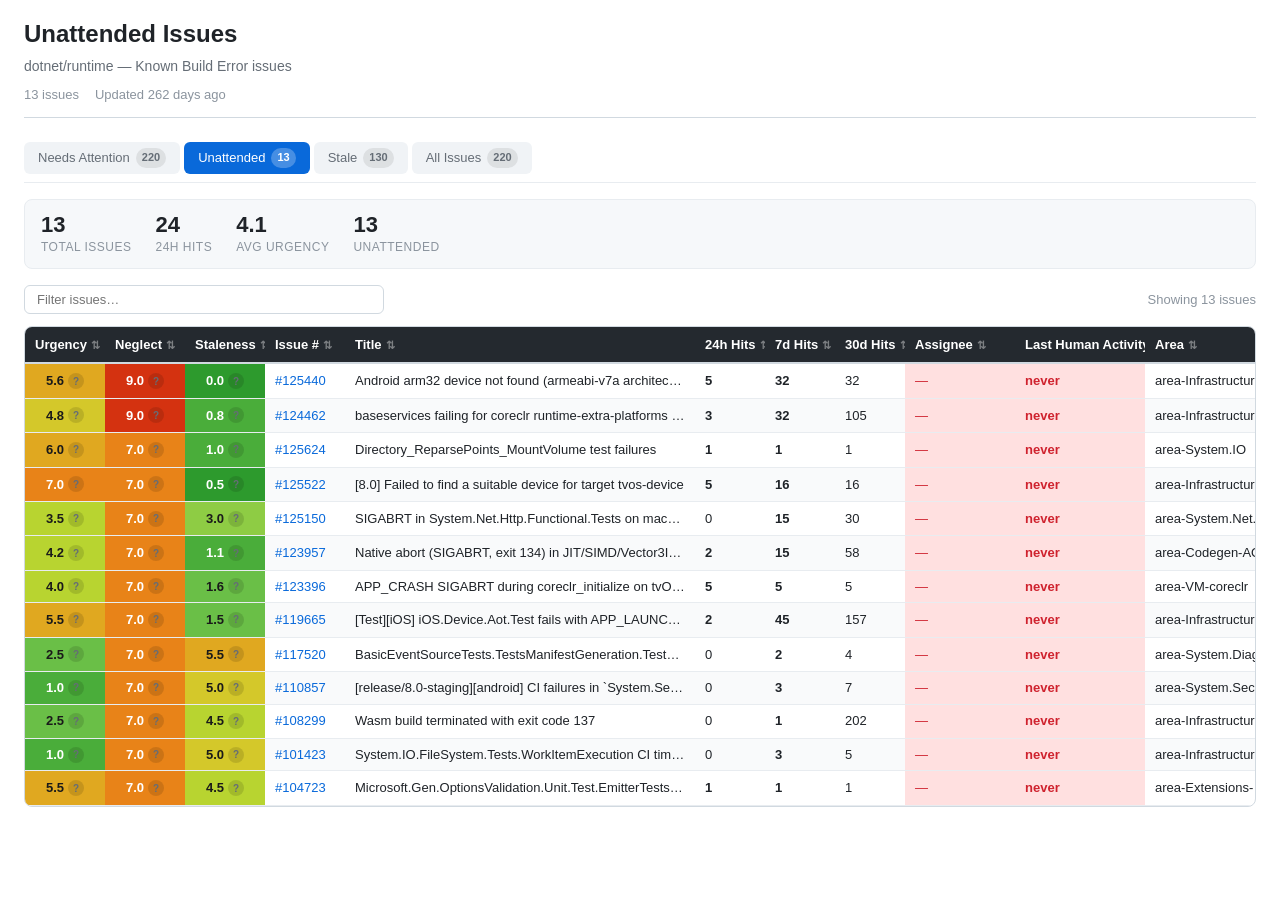
<file: docs/runtime/unattended.html>
<!DOCTYPE html>
<html lang="en">
<head>
  <meta charset="UTF-8">
  <meta name="viewport" content="width=device-width, initial-scale=1.0">
  <title>Unattended Issues — runtime — KBE Dashboard</title>
  <link rel="stylesheet" href="../shared-styles.css">
</head>
<body data-report="unattended">
  <div class="page-container">
    <div class="report-header">
      <h1>Unattended Issues</h1>
      <p class="subtitle">dotnet/runtime — Known Build Error issues</p>
      <div class="meta">
        <span>13 issues</span>
        <span id="last-updated" data-timestamp="2026-03-16T18:25:28Z">Updated…</span>
      </div>
    </div>

    <nav class="report-nav"><a href="needs-attention.html" class="">Needs Attention<span class="nav-count">220</span></a><a href="unattended.html" class="active">Unattended<span class="nav-count">13</span></a><a href="stale.html" class="">Stale<span class="nav-count">130</span></a><a href="all.html" class="">All Issues<span class="nav-count">220</span></a></nav>

    <div class="stats-bar"><div class="stat-item"><span class="stat-value">13</span><span class="stat-label">Total Issues</span></div><div class="stat-item"><span class="stat-value">24</span><span class="stat-label">24h Hits</span></div><div class="stat-item"><span class="stat-value">4.1</span><span class="stat-label">Avg Urgency</span></div><div class="stat-item"><span class="stat-value">13</span><span class="stat-label">Unattended</span></div></div>

    <div class="filter-bar"><input type="text" id="filter-input" placeholder="Filter issues…" aria-label="Filter issues"><span class="row-count" id="row-count"></span></div><div class="table-container"><table class="data-table"><thead><tr><th data-sortable data-sort-type="number" style="width:80px">Urgency<span class="sort-indicator">⇅</span><span class="col-resize"></span></th><th data-sortable data-sort-type="number" style="width:80px">Neglect<span class="sort-indicator">⇅</span><span class="col-resize"></span></th><th data-sortable data-sort-type="number" style="width:80px">Staleness<span class="sort-indicator">⇅</span><span class="col-resize"></span></th><th data-sortable data-sort-type="number" style="width:80px">Issue #<span class="sort-indicator">⇅</span><span class="col-resize"></span></th><th data-sortable data-sort-type="text" style="width:350px">Title<span class="sort-indicator">⇅</span><span class="col-resize"></span></th><th data-sortable data-sort-type="number" style="width:70px">24h Hits<span class="sort-indicator">⇅</span><span class="col-resize"></span></th><th data-sortable data-sort-type="number" style="width:70px">7d Hits<span class="sort-indicator">⇅</span><span class="col-resize"></span></th><th data-sortable data-sort-type="number" style="width:70px">30d Hits<span class="sort-indicator">⇅</span><span class="col-resize"></span></th><th data-sortable data-sort-type="text" style="width:110px">Assignee<span class="sort-indicator">⇅</span><span class="col-resize"></span></th><th data-sortable data-sort-type="number" style="width:130px">Last Human Activity<span class="sort-indicator">⇅</span><span class="col-resize"></span></th><th data-sortable data-sort-type="text" style="width:140px">Area<span class="sort-indicator">⇅</span><span class="col-resize"></span></th><th data-sortable data-sort-type="number" style="width:60px">Age<span class="sort-indicator">⇅</span><span class="col-resize"></span></th><th data-sortable data-sort-type="text" style="width:180px">Labels<span class="sort-indicator">⇅</span><span class="col-resize"></span></th></tr></thead><tbody><tr><td class="score-td severity-6" data-sort-value="5.62"><span class="score-cell">5.6<span class="tooltip-trigger">?<span class="tooltip-content">Urgency: 5.6 / 10.0</span></span></span></td><td class="score-td severity-9" data-sort-value="9.00"><span class="score-cell">9.0<span class="tooltip-trigger">?<span class="tooltip-content">Neglect: 9.0 / 10.0</span></span></span></td><td class="score-td severity-0" data-sort-value="0.00"><span class="score-cell">0.0<span class="tooltip-trigger">?<span class="tooltip-content">Staleness: 0.0 / 10.0</span></span></span></td><td data-sort-value="125440"><a href="https://github.com/dotnet/runtime/issues/125440" target="_blank" rel="noopener">#125440</a></td><td class="title-cell" title="Android arm32 device not found (armeabi-v7a architecture unavailable)">Android arm32 device not found (armeabi-v7a architecture unavailable)</td><td class="hits-active" data-sort-value="5">5</td><td class="hits-active" data-sort-value="32">32</td><td class="" data-sort-value="32">32</td><td class="no-assignee">—</td><td class="stale-activity" data-sort-value="99999">never</td><td>area-Infrastructure-mono</td><td data-sort-value="0">0d</td><td><span class="label-badge untriaged">untriaged</span></td></tr><tr><td class="score-td severity-5" data-sort-value="4.75"><span class="score-cell">4.8<span class="tooltip-trigger">?<span class="tooltip-content">Urgency: 4.8 / 10.0</span></span></span></td><td class="score-td severity-9" data-sort-value="9.00"><span class="score-cell">9.0<span class="tooltip-trigger">?<span class="tooltip-content">Neglect: 9.0 / 10.0</span></span></span></td><td class="score-td severity-1" data-sort-value="0.75"><span class="score-cell">0.8<span class="tooltip-trigger">?<span class="tooltip-content">Staleness: 0.8 / 10.0</span></span></span></td><td data-sort-value="124462"><a href="https://github.com/dotnet/runtime/issues/124462" target="_blank" rel="noopener">#124462</a></td><td class="title-cell" title="baseservices failing for coreclr runtime-extra-platforms testing with &quot;Process mlaunch exited with 1&quot;">baseservices failing for coreclr runtime-extra-platforms testing with &quot;Process m…</td><td class="hits-active" data-sort-value="3">3</td><td class="hits-active" data-sort-value="32">32</td><td class="" data-sort-value="105">105</td><td class="no-assignee">—</td><td class="stale-activity" data-sort-value="99999">never</td><td>area-Infrastructure-coreclr</td><td data-sort-value="0">0d</td><td><span class="label-badge untriaged">untriaged</span></td></tr><tr><td class="score-td severity-6" data-sort-value="6.00"><span class="score-cell">6.0<span class="tooltip-trigger">?<span class="tooltip-content">Urgency: 6.0 / 10.0</span></span></span></td><td class="score-td severity-7" data-sort-value="7.00"><span class="score-cell">7.0<span class="tooltip-trigger">?<span class="tooltip-content">Neglect: 7.0 / 10.0</span></span></span></td><td class="score-td severity-1" data-sort-value="1.00"><span class="score-cell">1.0<span class="tooltip-trigger">?<span class="tooltip-content">Staleness: 1.0 / 10.0</span></span></span></td><td data-sort-value="125624"><a href="https://github.com/dotnet/runtime/issues/125624" target="_blank" rel="noopener">#125624</a></td><td class="title-cell" title="Directory_ReparsePoints_MountVolume test failures">Directory_ReparsePoints_MountVolume test failures</td><td class="hits-active" data-sort-value="1">1</td><td class="hits-active" data-sort-value="1">1</td><td class="" data-sort-value="1">1</td><td class="no-assignee">—</td><td class="stale-activity" data-sort-value="99999">never</td><td>area-System.IO</td><td data-sort-value="0">0d</td><td><span class="label-badge blocking">blocking-clean-ci</span><span class="label-badge untriaged">untriaged</span></td></tr><tr><td class="score-td severity-7" data-sort-value="7.00"><span class="score-cell">7.0<span class="tooltip-trigger">?<span class="tooltip-content">Urgency: 7.0 / 10.0</span></span></span></td><td class="score-td severity-7" data-sort-value="7.00"><span class="score-cell">7.0<span class="tooltip-trigger">?<span class="tooltip-content">Neglect: 7.0 / 10.0</span></span></span></td><td class="score-td severity-0" data-sort-value="0.50"><span class="score-cell">0.5<span class="tooltip-trigger">?<span class="tooltip-content">Staleness: 0.5 / 10.0</span></span></span></td><td data-sort-value="125522"><a href="https://github.com/dotnet/runtime/issues/125522" target="_blank" rel="noopener">#125522</a></td><td class="title-cell" title="[8.0] Failed to find a suitable device for target tvos-device">[8.0] Failed to find a suitable device for target tvos-device</td><td class="hits-active" data-sort-value="5">5</td><td class="hits-active" data-sort-value="16">16</td><td class="" data-sort-value="16">16</td><td class="no-assignee">—</td><td class="stale-activity" data-sort-value="99999">never</td><td>area-Infrastructure-mono</td><td data-sort-value="0">0d</td><td><span class="label-badge blocking">blocking-clean-ci</span><span class="label-badge untriaged">untriaged</span></td></tr><tr><td class="score-td severity-4" data-sort-value="3.50"><span class="score-cell">3.5<span class="tooltip-trigger">?<span class="tooltip-content">Urgency: 3.5 / 10.0</span></span></span></td><td class="score-td severity-7" data-sort-value="7.00"><span class="score-cell">7.0<span class="tooltip-trigger">?<span class="tooltip-content">Neglect: 7.0 / 10.0</span></span></span></td><td class="score-td severity-3" data-sort-value="3.00"><span class="score-cell">3.0<span class="tooltip-trigger">?<span class="tooltip-content">Staleness: 3.0 / 10.0</span></span></span></td><td data-sort-value="125150"><a href="https://github.com/dotnet/runtime/issues/125150" target="_blank" rel="noopener">#125150</a></td><td class="title-cell" title="SIGABRT in System.Net.Http.Functional.Tests on macOS 14">SIGABRT in System.Net.Http.Functional.Tests on macOS 14</td><td class="" data-sort-value="0">0</td><td class="hits-active" data-sort-value="15">15</td><td class="" data-sort-value="30">30</td><td class="no-assignee">—</td><td class="stale-activity" data-sort-value="99999">never</td><td>area-System.Net.Http</td><td data-sort-value="0">0d</td><td><span class="label-badge blocking">blocking-clean-ci</span></td></tr><tr><td class="score-td severity-4" data-sort-value="4.25"><span class="score-cell">4.2<span class="tooltip-trigger">?<span class="tooltip-content">Urgency: 4.2 / 10.0</span></span></span></td><td class="score-td severity-7" data-sort-value="7.00"><span class="score-cell">7.0<span class="tooltip-trigger">?<span class="tooltip-content">Neglect: 7.0 / 10.0</span></span></span></td><td class="score-td severity-1" data-sort-value="1.12"><span class="score-cell">1.1<span class="tooltip-trigger">?<span class="tooltip-content">Staleness: 1.1 / 10.0</span></span></span></td><td data-sort-value="123957"><a href="https://github.com/dotnet/runtime/issues/123957" target="_blank" rel="noopener">#123957</a></td><td class="title-cell" title="Native abort (SIGABRT, exit 134) in JIT/SIMD/Vector3Interop_r on Linux x64">Native abort (SIGABRT, exit 134) in JIT/SIMD/Vector3Interop_r on Linux x64</td><td class="hits-active" data-sort-value="2">2</td><td class="hits-active" data-sort-value="15">15</td><td class="" data-sort-value="58">58</td><td class="no-assignee">—</td><td class="stale-activity" data-sort-value="99999">never</td><td>area-Codegen-AOT-mono</td><td data-sort-value="0">0d</td><td><span class="label-badge untriaged">untriaged</span></td></tr><tr><td class="score-td severity-4" data-sort-value="4.00"><span class="score-cell">4.0<span class="tooltip-trigger">?<span class="tooltip-content">Urgency: 4.0 / 10.0</span></span></span></td><td class="score-td severity-7" data-sort-value="7.00"><span class="score-cell">7.0<span class="tooltip-trigger">?<span class="tooltip-content">Neglect: 7.0 / 10.0</span></span></span></td><td class="score-td severity-2" data-sort-value="1.62"><span class="score-cell">1.6<span class="tooltip-trigger">?<span class="tooltip-content">Staleness: 1.6 / 10.0</span></span></span></td><td data-sort-value="123396"><a href="https://github.com/dotnet/runtime/issues/123396" target="_blank" rel="noopener">#123396</a></td><td class="title-cell" title="APP_CRASH SIGABRT during coreclr_initialize on tvOS device (vm_map_enter allocation failure)">APP_CRASH SIGABRT during coreclr_initialize on tvOS device (vm_map_enter allocat…</td><td class="hits-active" data-sort-value="5">5</td><td class="hits-active" data-sort-value="5">5</td><td class="" data-sort-value="5">5</td><td class="no-assignee">—</td><td class="stale-activity" data-sort-value="99999">never</td><td>area-VM-coreclr</td><td data-sort-value="0">0d</td><td></td></tr><tr><td class="score-td severity-6" data-sort-value="5.50"><span class="score-cell">5.5<span class="tooltip-trigger">?<span class="tooltip-content">Urgency: 5.5 / 10.0</span></span></span></td><td class="score-td severity-7" data-sort-value="7.00"><span class="score-cell">7.0<span class="tooltip-trigger">?<span class="tooltip-content">Neglect: 7.0 / 10.0</span></span></span></td><td class="score-td severity-2" data-sort-value="1.50"><span class="score-cell">1.5<span class="tooltip-trigger">?<span class="tooltip-content">Staleness: 1.5 / 10.0</span></span></span></td><td data-sort-value="119665"><a href="https://github.com/dotnet/runtime/issues/119665" target="_blank" rel="noopener">#119665</a></td><td class="title-cell" title="[Test][iOS] iOS.Device.Aot.Test fails with APP_LAUNCH_FAILURE">[Test][iOS] iOS.Device.Aot.Test fails with APP_LAUNCH_FAILURE</td><td class="hits-active" data-sort-value="2">2</td><td class="hits-active" data-sort-value="45">45</td><td class="" data-sort-value="157">157</td><td class="no-assignee">—</td><td class="stale-activity" data-sort-value="99999">never</td><td>area-Infrastructure</td><td data-sort-value="0">0d</td><td><span class="label-badge blocking">blocking-clean-ci</span></td></tr><tr><td class="score-td severity-2" data-sort-value="2.50"><span class="score-cell">2.5<span class="tooltip-trigger">?<span class="tooltip-content">Urgency: 2.5 / 10.0</span></span></span></td><td class="score-td severity-7" data-sort-value="7.00"><span class="score-cell">7.0<span class="tooltip-trigger">?<span class="tooltip-content">Neglect: 7.0 / 10.0</span></span></span></td><td class="score-td severity-6" data-sort-value="5.50"><span class="score-cell">5.5<span class="tooltip-trigger">?<span class="tooltip-content">Staleness: 5.5 / 10.0</span></span></span></td><td data-sort-value="117520"><a href="https://github.com/dotnet/runtime/issues/117520" target="_blank" rel="noopener">#117520</a></td><td class="title-cell" title="BasicEventSourceTests.TestsManifestGeneration.Test_EventSource_EtwManifestGeneration is failing in CI">BasicEventSourceTests.TestsManifestGeneration.Test_EventSource_EtwManifestGenera…</td><td class="" data-sort-value="0">0</td><td class="hits-active" data-sort-value="2">2</td><td class="" data-sort-value="4">4</td><td class="no-assignee">—</td><td class="stale-activity" data-sort-value="99999">never</td><td>area-System.Diagnostics.Tracing</td><td data-sort-value="0">0d</td><td><span class="label-badge blocking">blocking-clean-ci</span></td></tr><tr><td class="score-td severity-1" data-sort-value="1.00"><span class="score-cell">1.0<span class="tooltip-trigger">?<span class="tooltip-content">Urgency: 1.0 / 10.0</span></span></span></td><td class="score-td severity-7" data-sort-value="7.00"><span class="score-cell">7.0<span class="tooltip-trigger">?<span class="tooltip-content">Neglect: 7.0 / 10.0</span></span></span></td><td class="score-td severity-5" data-sort-value="5.00"><span class="score-cell">5.0<span class="tooltip-trigger">?<span class="tooltip-content">Staleness: 5.0 / 10.0</span></span></span></td><td data-sort-value="110857"><a href="https://github.com/dotnet/runtime/issues/110857" target="_blank" rel="noopener">#110857</a></td><td class="title-cell" title="[release/8.0-staging][android] CI failures in `System.Security.Cryptography.X509Certificates.Tests.ChainTests.BuildChainForSelfSignedCertificate`">[release/8.0-staging][android] CI failures in `System.Security.Cryptography.X509…</td><td class="" data-sort-value="0">0</td><td class="hits-active" data-sort-value="3">3</td><td class="" data-sort-value="7">7</td><td class="no-assignee">—</td><td class="stale-activity" data-sort-value="99999">never</td><td>area-System.Security</td><td data-sort-value="0">0d</td><td></td></tr><tr><td class="score-td severity-2" data-sort-value="2.50"><span class="score-cell">2.5<span class="tooltip-trigger">?<span class="tooltip-content">Urgency: 2.5 / 10.0</span></span></span></td><td class="score-td severity-7" data-sort-value="7.00"><span class="score-cell">7.0<span class="tooltip-trigger">?<span class="tooltip-content">Neglect: 7.0 / 10.0</span></span></span></td><td class="score-td severity-4" data-sort-value="4.50"><span class="score-cell">4.5<span class="tooltip-trigger">?<span class="tooltip-content">Staleness: 4.5 / 10.0</span></span></span></td><td data-sort-value="108299"><a href="https://github.com/dotnet/runtime/issues/108299" target="_blank" rel="noopener">#108299</a></td><td class="title-cell" title="Wasm build terminated with exit code 137">Wasm build terminated with exit code 137</td><td class="" data-sort-value="0">0</td><td class="hits-active" data-sort-value="1">1</td><td class="" data-sort-value="202">202</td><td class="no-assignee">—</td><td class="stale-activity" data-sort-value="99999">never</td><td>area-Infrastructure</td><td data-sort-value="0">0d</td><td><span class="label-badge blocking">blocking-clean-ci</span></td></tr><tr><td class="score-td severity-1" data-sort-value="1.00"><span class="score-cell">1.0<span class="tooltip-trigger">?<span class="tooltip-content">Urgency: 1.0 / 10.0</span></span></span></td><td class="score-td severity-7" data-sort-value="7.00"><span class="score-cell">7.0<span class="tooltip-trigger">?<span class="tooltip-content">Neglect: 7.0 / 10.0</span></span></span></td><td class="score-td severity-5" data-sort-value="5.00"><span class="score-cell">5.0<span class="tooltip-trigger">?<span class="tooltip-content">Staleness: 5.0 / 10.0</span></span></span></td><td data-sort-value="101423"><a href="https://github.com/dotnet/runtime/issues/101423" target="_blank" rel="noopener">#101423</a></td><td class="title-cell" title="System.IO.FileSystem.Tests.WorkItemExecution CI timeout on net9.0-osx-Debug-x64-Mono_Minijit_Debug-OSX.1200.Amd64.Open">System.IO.FileSystem.Tests.WorkItemExecution CI timeout on net9.0-osx-Debug-x64-…</td><td class="" data-sort-value="0">0</td><td class="hits-active" data-sort-value="3">3</td><td class="" data-sort-value="5">5</td><td class="no-assignee">—</td><td class="stale-activity" data-sort-value="99999">never</td><td>area-Infrastructure-mono</td><td data-sort-value="0">0d</td><td></td></tr><tr><td class="score-td severity-6" data-sort-value="5.50"><span class="score-cell">5.5<span class="tooltip-trigger">?<span class="tooltip-content">Urgency: 5.5 / 10.0</span></span></span></td><td class="score-td severity-7" data-sort-value="7.00"><span class="score-cell">7.0<span class="tooltip-trigger">?<span class="tooltip-content">Neglect: 7.0 / 10.0</span></span></span></td><td class="score-td severity-4" data-sort-value="4.50"><span class="score-cell">4.5<span class="tooltip-trigger">?<span class="tooltip-content">Staleness: 4.5 / 10.0</span></span></span></td><td data-sort-value="104723"><a href="https://github.com/dotnet/runtime/issues/104723" target="_blank" rel="noopener">#104723</a></td><td class="title-cell" title="Microsoft.Gen.OptionsValidation.Unit.Test.EmitterTests.ProduceDiagnosticFromOtherAssemblyTest failed in CI">Microsoft.Gen.OptionsValidation.Unit.Test.EmitterTests.ProduceDiagnosticFromOthe…</td><td class="hits-active" data-sort-value="1">1</td><td class="hits-active" data-sort-value="1">1</td><td class="" data-sort-value="1">1</td><td class="no-assignee">—</td><td class="stale-activity" data-sort-value="99999">never</td><td>area-Extensions-Options</td><td data-sort-value="0">0d</td><td><span class="label-badge blocking">blocking-clean-ci</span></td></tr></tbody></table></div>
  </div>

  <script src="../shared-ui.js"></script>
</body>
</html>
</file>
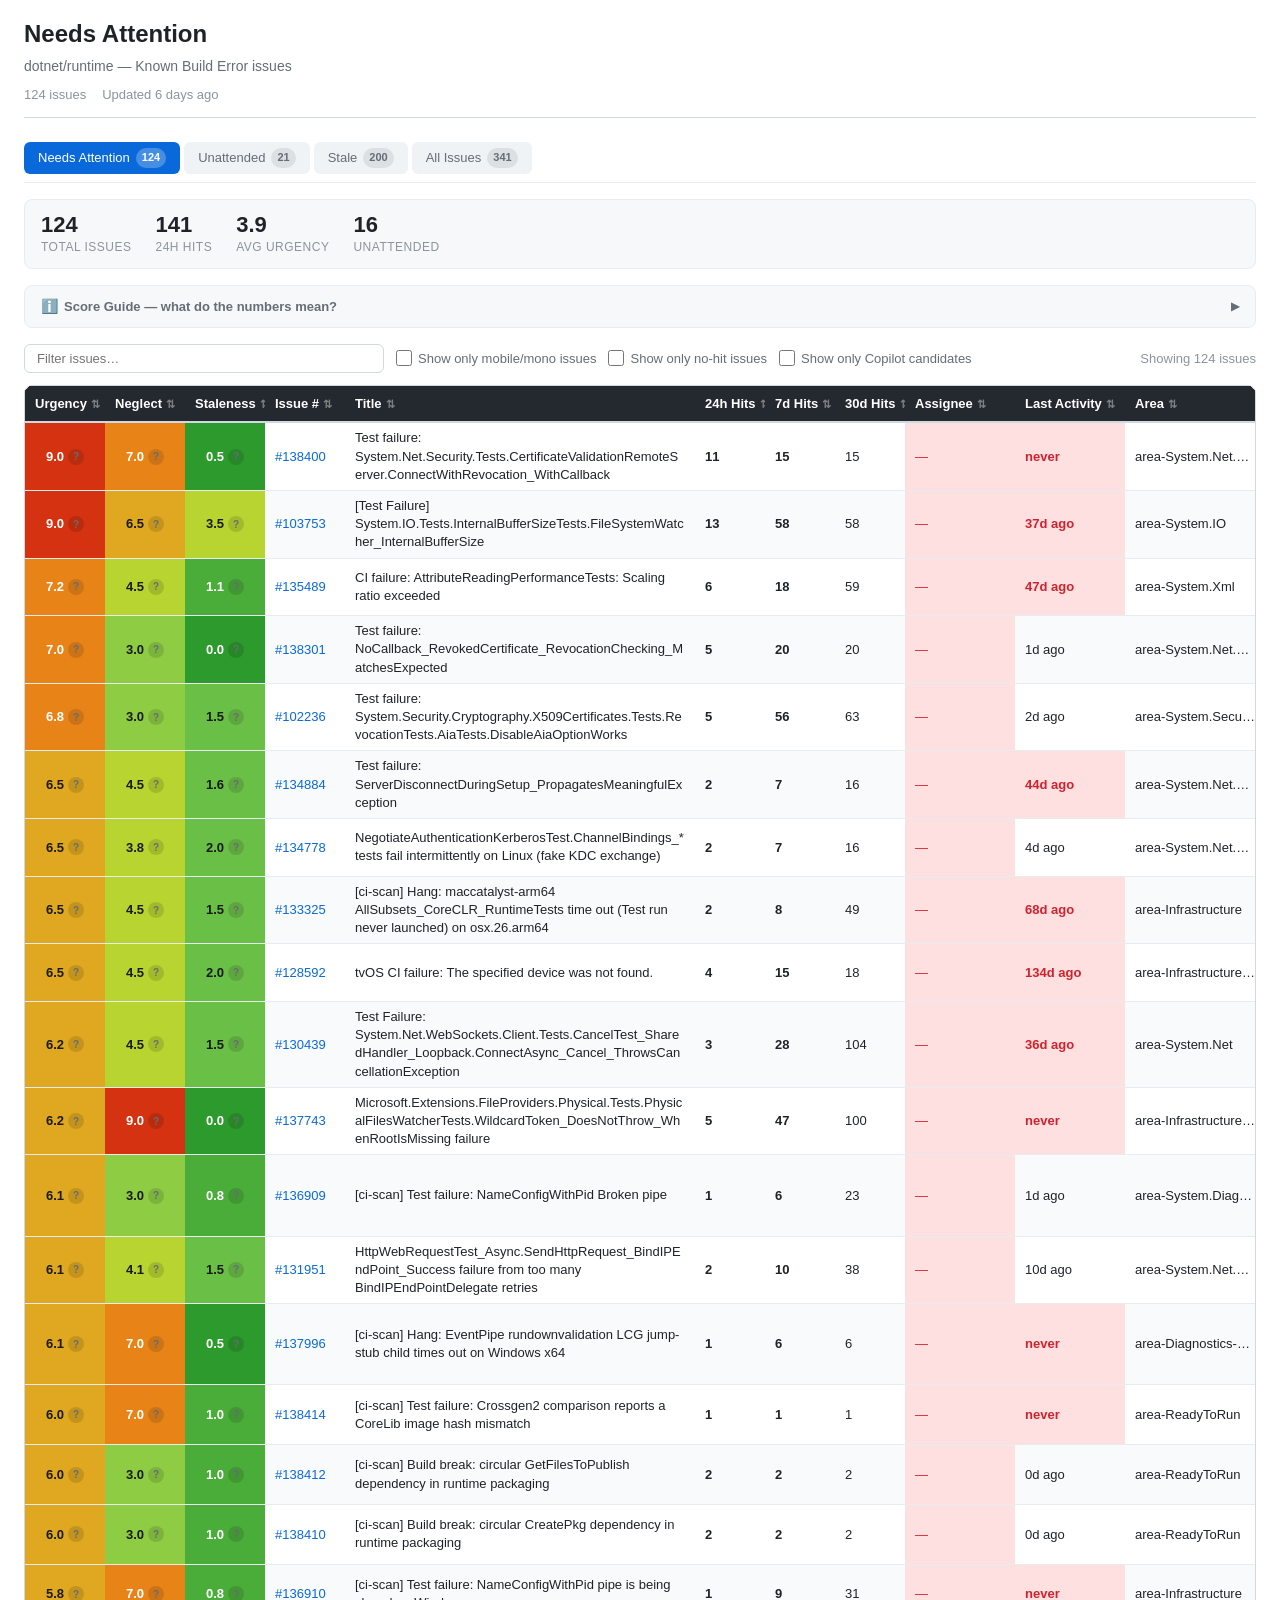
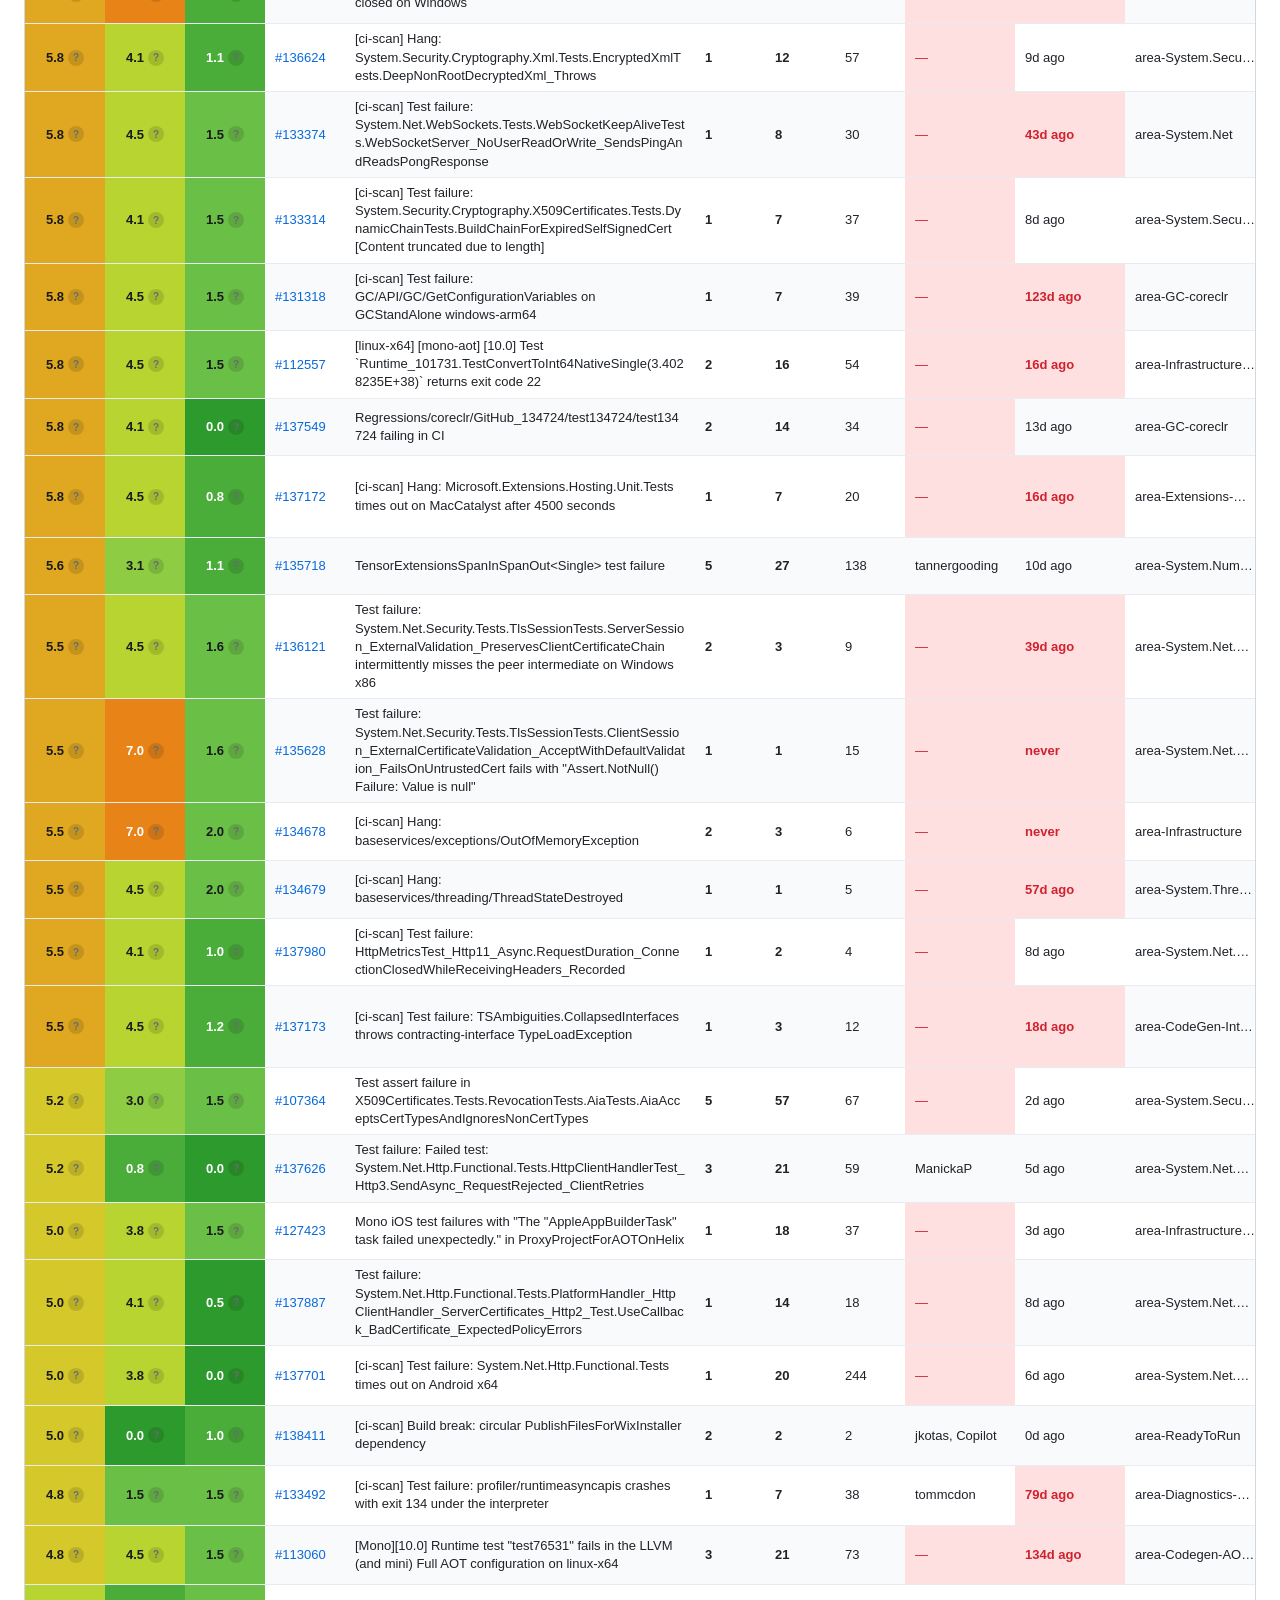
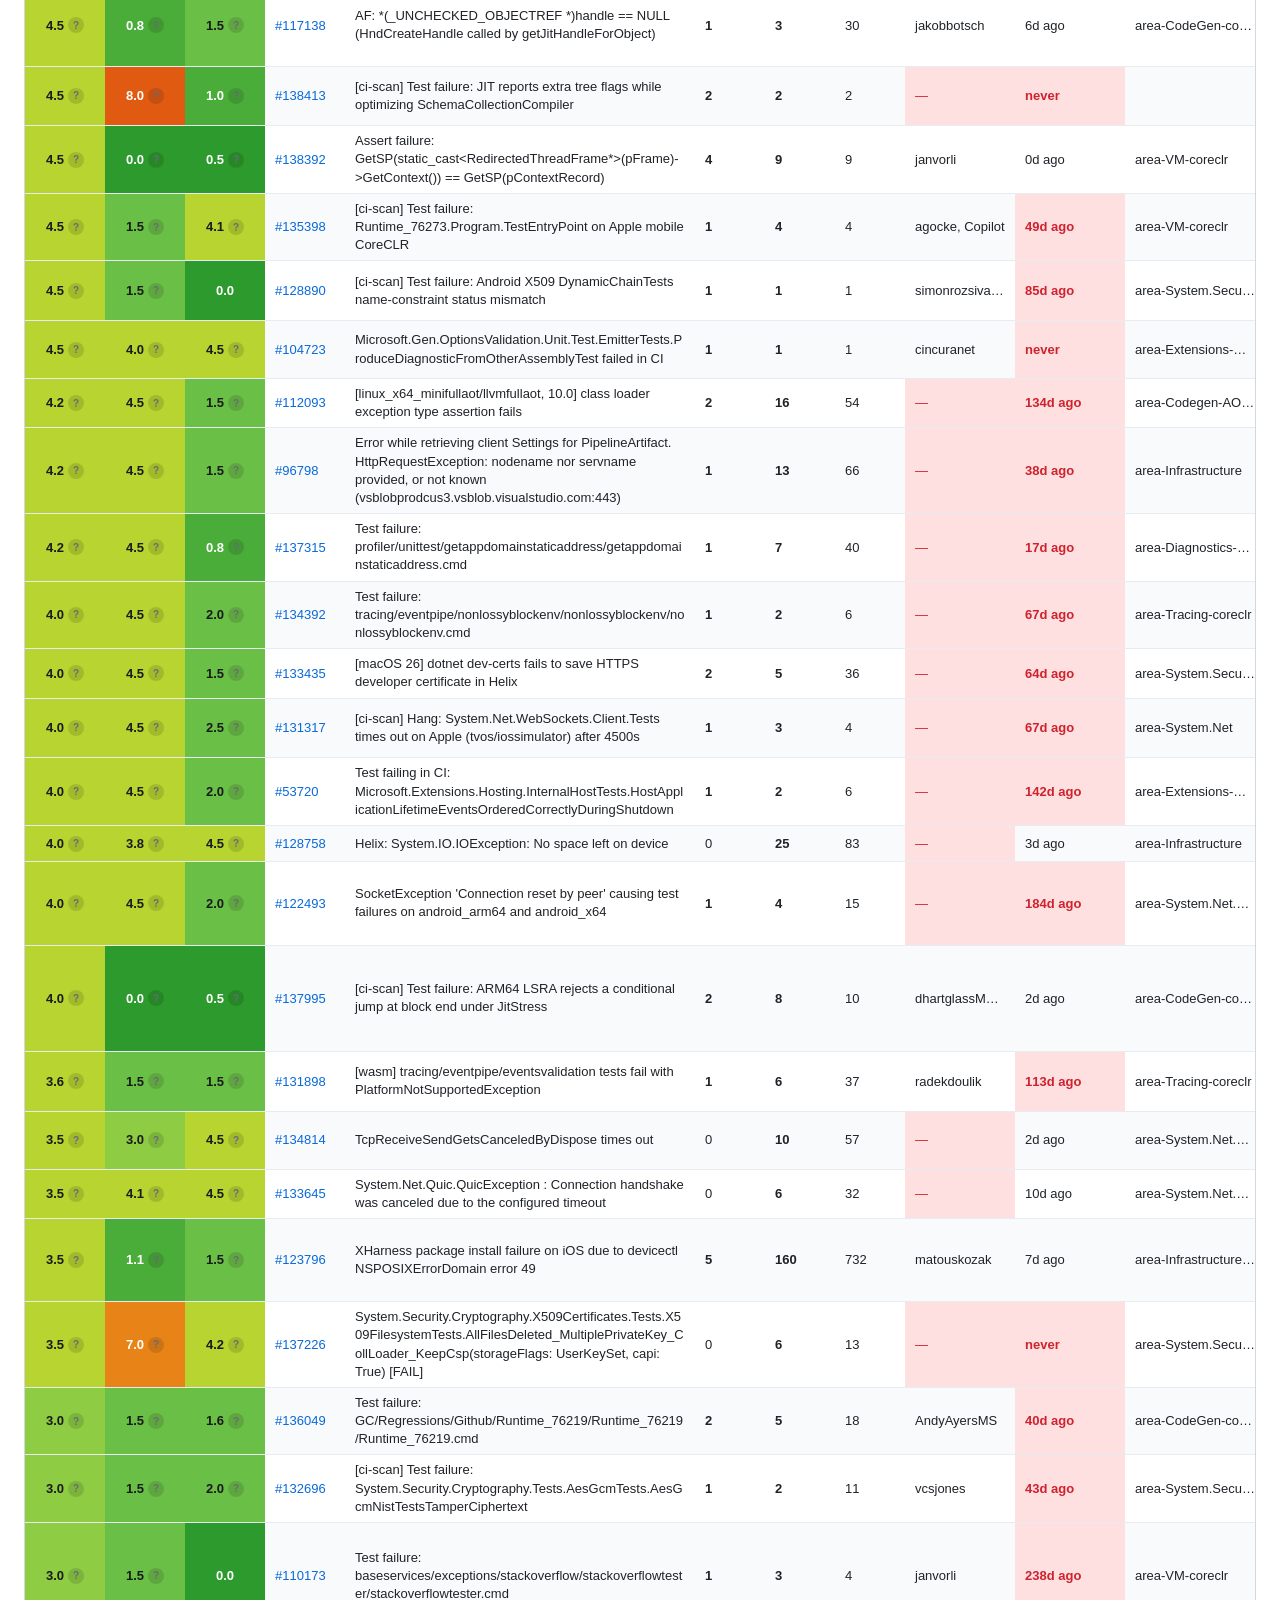
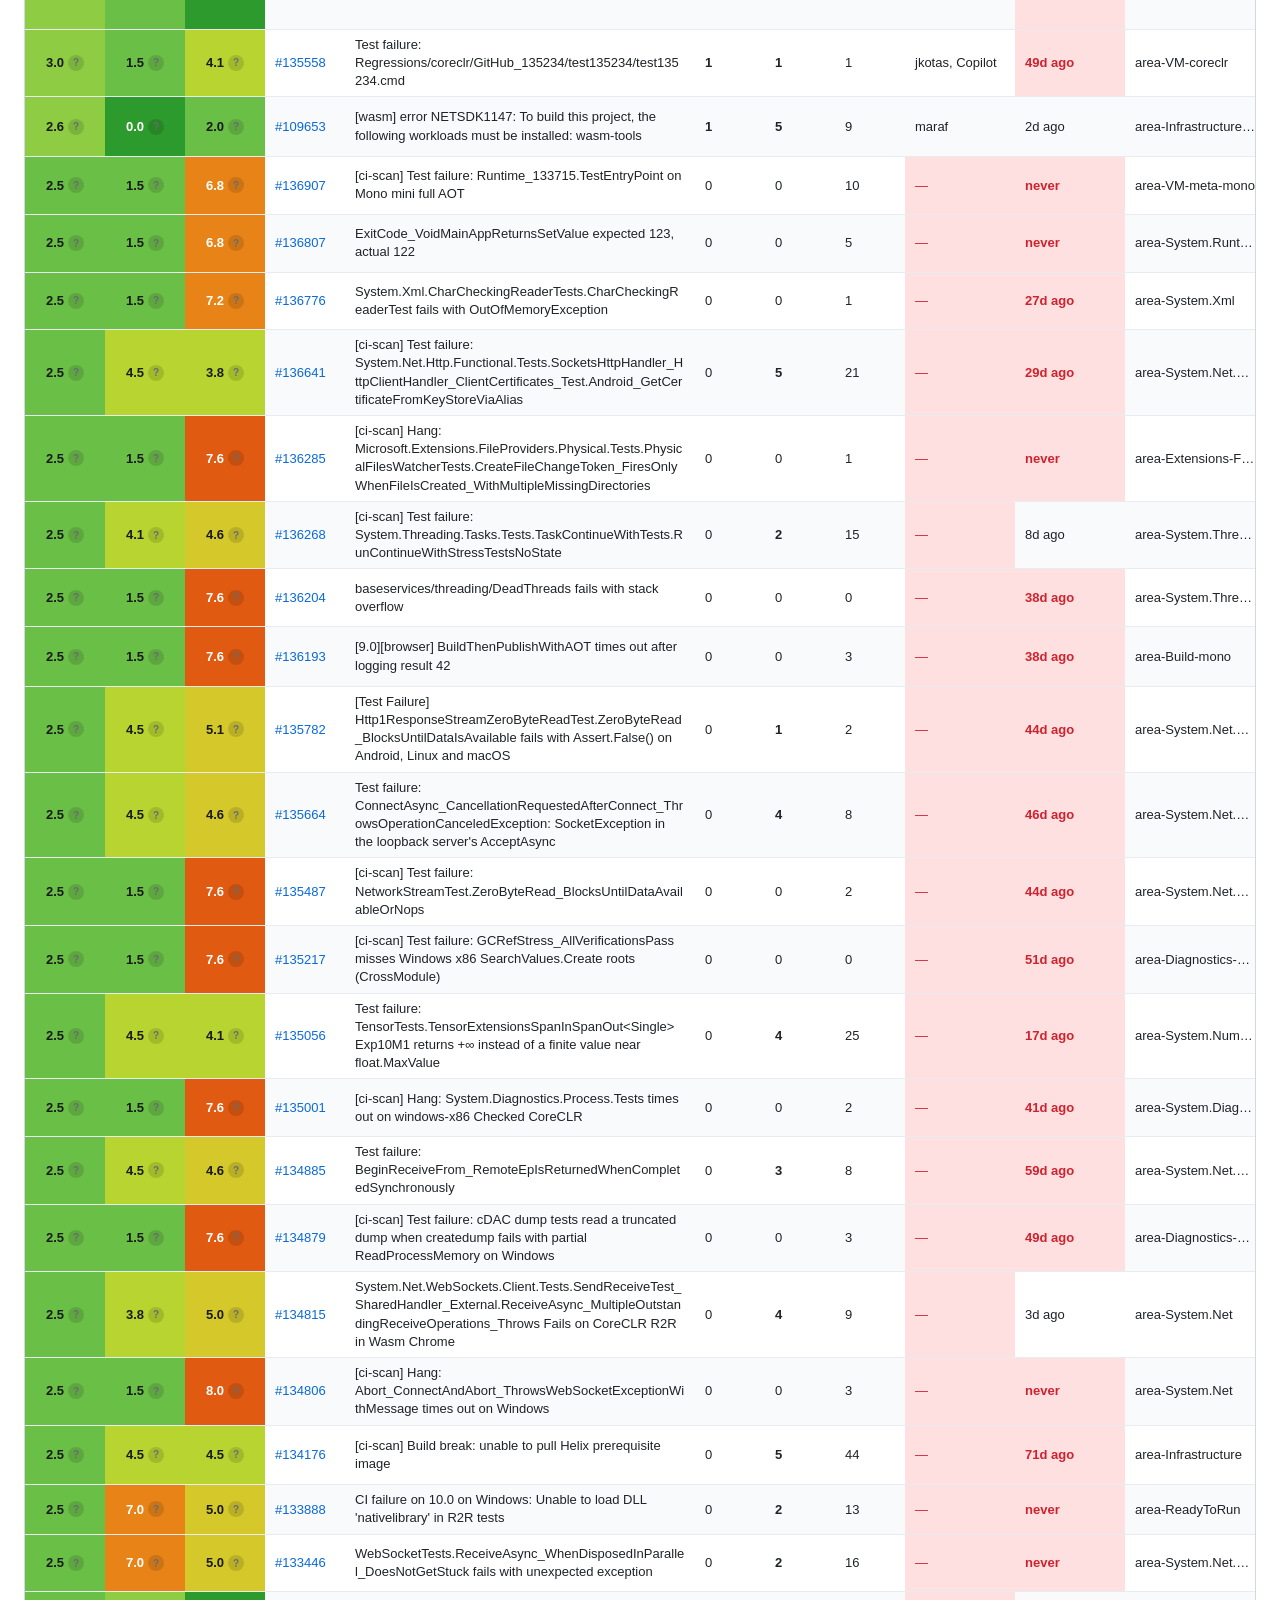
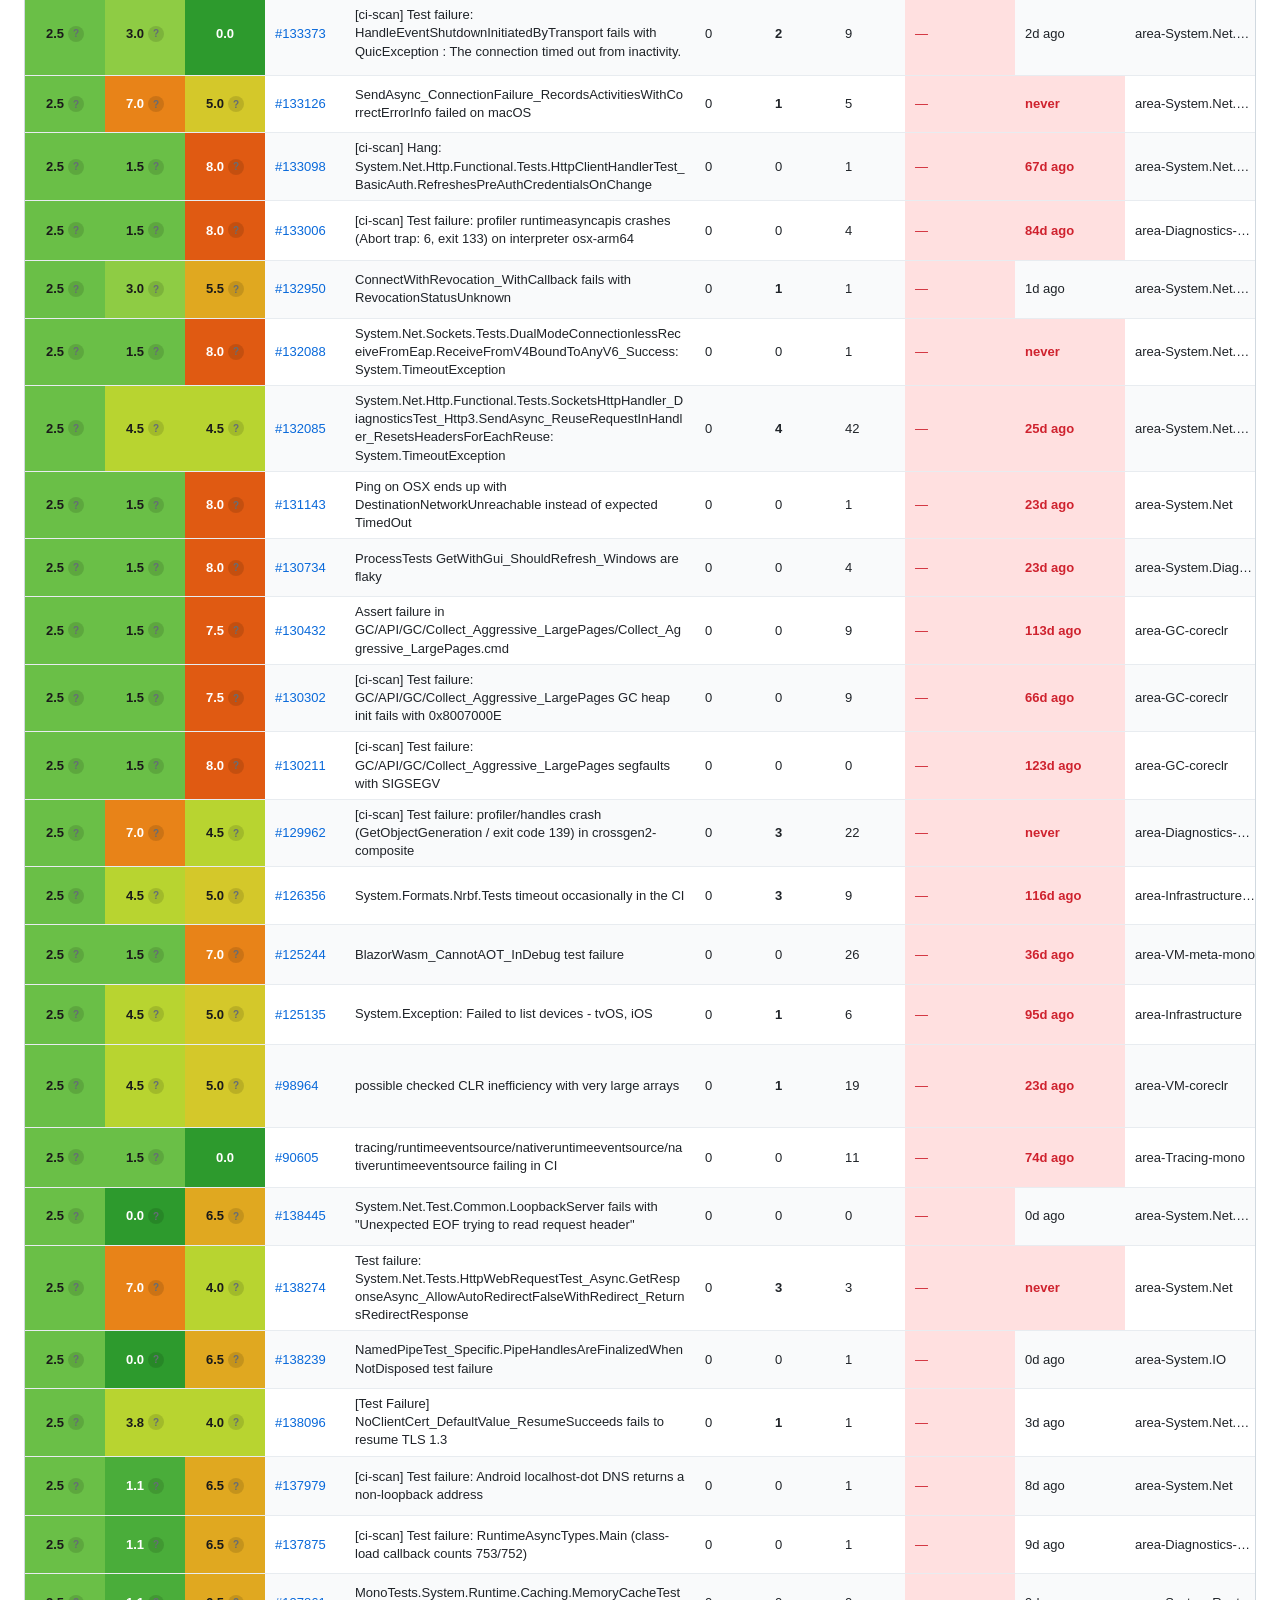
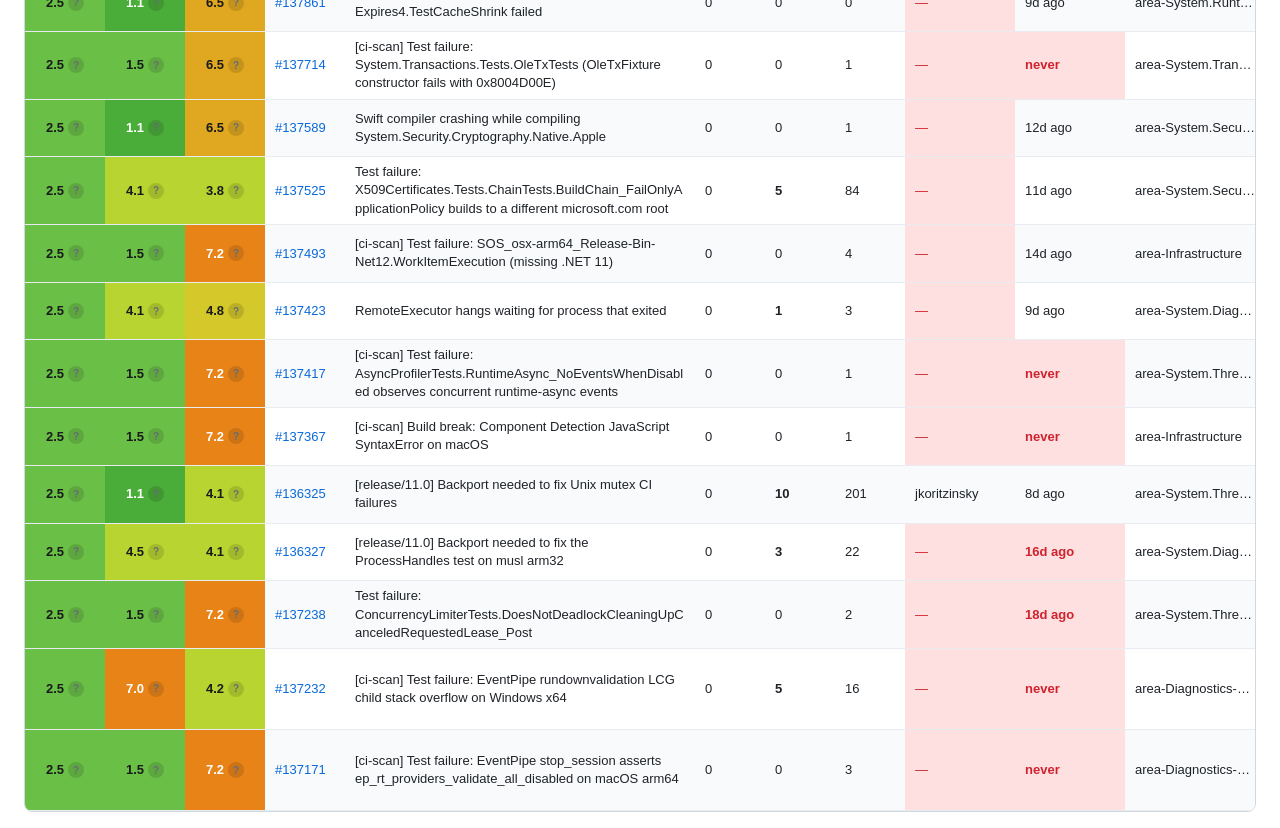
<file: pages/runtime/needs-attention.html>
<!DOCTYPE html>
<html lang="en">
<head>
  <meta charset="UTF-8">
  <meta name="viewport" content="width=device-width, initial-scale=1.0">
  <title>Needs Attention — runtime — KBE Dashboard</title>
  <link rel="stylesheet" href="../shared-styles.css">
</head>
<body data-report="needs-attention">
  <div class="page-container">
    <div class="report-header">
      <h1>Needs Attention</h1>
      <p class="subtitle">dotnet/runtime — Known Build Error issues</p>
      <div class="meta">
        <span>124 issues</span>
        <span id="last-updated" data-timestamp="2026-11-28T14:49:47Z">Updated…</span>
      </div>
    </div>

    <nav class="report-nav"><a href="needs-attention.html" class="active">Needs Attention<span class="nav-count">124</span></a><a href="unattended.html" class="">Unattended<span class="nav-count">21</span></a><a href="stale.html" class="">Stale<span class="nav-count">200</span></a><a href="all.html" class="">All Issues<span class="nav-count">341</span></a></nav>

    <div class="stats-bar"><div class="stat-item"><span class="stat-value">124</span><span class="stat-label">Total Issues</span></div><div class="stat-item"><span class="stat-value">141</span><span class="stat-label">24h Hits</span></div><div class="stat-item"><span class="stat-value">3.9</span><span class="stat-label">Avg Urgency</span></div><div class="stat-item"><span class="stat-value">16</span><span class="stat-label">Unattended</span></div></div>

    <details class="score-guide"><summary>Score Guide — what do the numbers mean?<span class="chevron">▶</span></summary><div class="score-guide-body"><div class="score-guide-card"><h3>Urgency (0–10)</h3><p class="guide-question">How urgently does this issue need attention?</p><ul><li>24-hour and 7-day hit counts</li><li>Hit trend (acceleration)</li><li>blocking-clean-ci label</li><li>Issue age vs hit volume</li><li>Whether unassigned</li></ul><p class="guide-hint">Higher = more urgent. Many recent hits, accelerating trends, or blocking labels push the score up.</p></div><div class="score-guide-card"><h3>Neglect (0–10)</h3><p class="guide-question">Is this issue being ignored despite being active?</p><ul><li>Hits with no assignee</li><li>Hits with no human comments</li><li>High hits + untriaged label</li><li>Days since last human comment</li><li>Missing area label</li></ul><p class="guide-hint">Higher = more neglected. Active issues with no one investigating score highest.</p></div><div class="score-guide-card"><h3>Staleness (0–10)</h3><p class="guide-question">Is this issue likely resolved or stale?</p><ul><li>Zero 24-hour hits</li><li>Zero 7-day hits</li><li>Days since last update</li><li>Issue age</li><li>Low monthly hit count</li></ul><p class="guide-hint">Higher = more stale. Issues with no recent hits and no recent updates score highest.</p></div></div></details>

    <div class="filter-bar"><input type="text" id="filter-input" placeholder="Filter issues…" aria-label="Filter issues"><label class="mobile-filter-toggle"><input type="checkbox" id="mobile-filter-checkbox"><span class="toggle-label">Show only mobile/mono issues</span></label><label class="mobile-filter-toggle"><input type="checkbox" id="no-hits-filter-checkbox"><span class="toggle-label">Show only no-hit issues</span></label><label class="mobile-filter-toggle" title="Issues with a known area label, excluding mobile/mono, special environments (iOS, Android, WASI, wasm), and infrastructure/VM-internals/AOT/GC areas. Sorted by staleness ascending (freshest first)."><input type="checkbox" id="copilot-candidate-filter-checkbox"><span class="toggle-label">Show only Copilot candidates</span></label><span class="active-label-filter" id="active-label-filter" style="display:none"></span><span class="row-count" id="row-count"></span></div><div class="table-container"><table class="data-table"><thead><tr><th data-sortable data-sort-type="number" style="width:80px">Urgency<span class="sort-indicator">⇅</span><span class="col-resize"></span></th><th data-sortable data-sort-type="number" style="width:80px">Neglect<span class="sort-indicator">⇅</span><span class="col-resize"></span></th><th data-sortable data-sort-type="number" style="width:80px">Staleness<span class="sort-indicator">⇅</span><span class="col-resize"></span></th><th data-sortable data-sort-type="number" style="width:80px">Issue #<span class="sort-indicator">⇅</span><span class="col-resize"></span></th><th data-sortable data-sort-type="text" style="width:350px">Title<span class="sort-indicator">⇅</span><span class="col-resize"></span></th><th data-sortable data-sort-type="number" style="width:70px">24h Hits<span class="sort-indicator">⇅</span><span class="col-resize"></span></th><th data-sortable data-sort-type="number" style="width:70px">7d Hits<span class="sort-indicator">⇅</span><span class="col-resize"></span></th><th data-sortable data-sort-type="number" style="width:70px">30d Hits<span class="sort-indicator">⇅</span><span class="col-resize"></span></th><th data-sortable data-sort-type="text" style="width:110px">Assignee<span class="sort-indicator">⇅</span><span class="col-resize"></span></th><th data-sortable data-sort-type="number" style="width:110px">Last Activity<span class="sort-indicator">⇅</span><span class="col-resize"></span></th><th data-sortable data-sort-type="text" style="width:140px">Area<span class="sort-indicator">⇅</span><span class="col-resize"></span></th><th data-sortable data-sort-type="number" style="width:60px">Age<span class="sort-indicator">⇅</span><span class="col-resize"></span></th><th data-sortable data-sort-type="text" style="width:280px">Labels<span class="sort-indicator">⇅</span><span class="col-resize"></span></th></tr></thead><tbody><tr data-copilot-candidate="true"><td class="score-td severity-9" data-sort-value="9.00"><span class="score-cell">9.0<span class="tooltip-trigger">?<span class="tooltip-content">Urgency: 9.0 / 10.0</span></span></span></td><td class="score-td severity-7" data-sort-value="7.00"><span class="score-cell">7.0<span class="tooltip-trigger">?<span class="tooltip-content">Neglect: 7.0 / 10.0</span></span></span></td><td class="score-td severity-0" data-sort-value="0.50"><span class="score-cell">0.5<span class="tooltip-trigger">?<span class="tooltip-content">Staleness: 0.5 / 10.0</span></span></span></td><td data-sort-value="138400"><a href="https://github.com/dotnet/runtime/issues/138400" target="_blank" rel="noopener">#138400</a></td><td class="title-cell">Test failure: System.Net.Security.Tests.CertificateValidationRemoteServer.ConnectWithRevocation_WithCallback</td><td class="hits-active" data-sort-value="11">11</td><td class="hits-active" data-sort-value="15">15</td><td class="" data-sort-value="15">15</td><td class="no-assignee">—</td><td class="stale-activity" data-sort-value="99999">never</td><td>area-System.Net.Security</td><td data-sort-value="1">1d</td><td class="labels-cell"><span class="label-badge clickable" data-label="area-System.Net.Security">area-System.Net.Security</span><span class="label-badge blocking clickable" data-label="blocking-clean-ci">blocking-clean-ci</span><span class="label-badge untriaged clickable" data-label="untriaged">untriaged</span></td></tr><tr data-copilot-candidate="true"><td class="score-td severity-9" data-sort-value="9.00"><span class="score-cell">9.0<span class="tooltip-trigger">?<span class="tooltip-content">Urgency: 9.0 / 10.0</span></span></span></td><td class="score-td severity-6" data-sort-value="6.50"><span class="score-cell">6.5<span class="tooltip-trigger">?<span class="tooltip-content">Neglect: 6.5 / 10.0</span></span></span></td><td class="score-td severity-4" data-sort-value="3.50"><span class="score-cell">3.5<span class="tooltip-trigger">?<span class="tooltip-content">Staleness: 3.5 / 10.0</span></span></span></td><td data-sort-value="103753"><a href="https://github.com/dotnet/runtime/issues/103753" target="_blank" rel="noopener">#103753</a></td><td class="title-cell">[Test Failure] System.IO.Tests.InternalBufferSizeTests.FileSystemWatcher_InternalBufferSize</td><td class="hits-active" data-sort-value="13">13</td><td class="hits-active" data-sort-value="58">58</td><td class="" data-sort-value="58">58</td><td class="no-assignee">—</td><td class="stale-activity" data-sort-value="37">37d ago</td><td>area-System.IO</td><td data-sort-value="891">891d</td><td class="labels-cell"><span class="label-badge clickable" data-label="area-System.IO">area-System.IO</span><span class="label-badge blocking clickable" data-label="blocking-clean-ci">blocking-clean-ci</span><span class="label-badge untriaged clickable" data-label="untriaged">untriaged</span></td></tr><tr data-copilot-candidate="true"><td class="score-td severity-7" data-sort-value="7.25"><span class="score-cell">7.2<span class="tooltip-trigger">?<span class="tooltip-content">Urgency: 7.2 / 10.0</span></span></span></td><td class="score-td severity-4" data-sort-value="4.50"><span class="score-cell">4.5<span class="tooltip-trigger">?<span class="tooltip-content">Neglect: 4.5 / 10.0</span></span></span></td><td class="score-td severity-1" data-sort-value="1.12"><span class="score-cell">1.1<span class="tooltip-trigger">?<span class="tooltip-content">Staleness: 1.1 / 10.0</span></span></span></td><td data-sort-value="135489"><a href="https://github.com/dotnet/runtime/issues/135489" target="_blank" rel="noopener">#135489</a></td><td class="title-cell">CI failure: AttributeReadingPerformanceTests: Scaling ratio exceeded</td><td class="hits-active" data-sort-value="6">6</td><td class="hits-active" data-sort-value="18">18</td><td class="" data-sort-value="59">59</td><td class="no-assignee">—</td><td class="stale-activity" data-sort-value="47">47d ago</td><td>area-System.Xml</td><td data-sort-value="50">50d</td><td class="labels-cell"><span class="label-badge clickable" data-label="area-System.Xml">area-System.Xml</span><span class="label-badge blocking clickable" data-label="blocking-clean-ci">blocking-clean-ci</span><span class="label-badge untriaged clickable" data-label="untriaged">untriaged</span></td></tr><tr data-copilot-candidate="true"><td class="score-td severity-7" data-sort-value="7.00"><span class="score-cell">7.0<span class="tooltip-trigger">?<span class="tooltip-content">Urgency: 7.0 / 10.0</span></span></span></td><td class="score-td severity-3" data-sort-value="3.00"><span class="score-cell">3.0<span class="tooltip-trigger">?<span class="tooltip-content">Neglect: 3.0 / 10.0</span></span></span></td><td class="score-td severity-0" data-sort-value="0.00"><span class="score-cell">0.0<span class="tooltip-trigger">?<span class="tooltip-content">Staleness: 0.0 / 10.0</span></span></span></td><td data-sort-value="138301"><a href="https://github.com/dotnet/runtime/issues/138301" target="_blank" rel="noopener">#138301</a></td><td class="title-cell">Test failure: NoCallback_RevokedCertificate_RevocationChecking_MatchesExpected</td><td class="hits-active" data-sort-value="5">5</td><td class="hits-active" data-sort-value="20">20</td><td class="" data-sort-value="20">20</td><td class="no-assignee">—</td><td class="" data-sort-value="1">1d ago</td><td>area-System.Net.Security</td><td data-sort-value="2">2d</td><td class="labels-cell"><span class="label-badge clickable" data-label="area-System.Net.Security">area-System.Net.Security</span><span class="label-badge blocking clickable" data-label="blocking-clean-ci">blocking-clean-ci</span></td></tr><tr data-copilot-candidate="true"><td class="score-td severity-7" data-sort-value="6.75"><span class="score-cell">6.8<span class="tooltip-trigger">?<span class="tooltip-content">Urgency: 6.8 / 10.0</span></span></span></td><td class="score-td severity-3" data-sort-value="3.00"><span class="score-cell">3.0<span class="tooltip-trigger">?<span class="tooltip-content">Neglect: 3.0 / 10.0</span></span></span></td><td class="score-td severity-2" data-sort-value="1.50"><span class="score-cell">1.5<span class="tooltip-trigger">?<span class="tooltip-content">Staleness: 1.5 / 10.0</span></span></span></td><td data-sort-value="102236"><a href="https://github.com/dotnet/runtime/issues/102236" target="_blank" rel="noopener">#102236</a></td><td class="title-cell">Test failure: System.Security.Cryptography.X509Certificates.Tests.RevocationTests.AiaTests.DisableAiaOptionWorks</td><td class="hits-active" data-sort-value="5">5</td><td class="hits-active" data-sort-value="56">56</td><td class="" data-sort-value="63">63</td><td class="no-assignee">—</td><td class="" data-sort-value="2">2d ago</td><td>area-System.Security</td><td data-sort-value="927">927d</td><td class="labels-cell"><span class="label-badge clickable" data-label="arch-arm32">arch-arm32</span><span class="label-badge clickable" data-label="area-System.Security">area-System.Security</span><span class="label-badge clickable" data-label="os-linux">os-linux</span><span class="label-badge clickable" data-label="JitStress">JitStress</span><span class="label-badge blocking clickable" data-label="blocking-clean-ci">blocking-clean-ci</span></td></tr><tr data-copilot-candidate="true"><td class="score-td severity-6" data-sort-value="6.50"><span class="score-cell">6.5<span class="tooltip-trigger">?<span class="tooltip-content">Urgency: 6.5 / 10.0</span></span></span></td><td class="score-td severity-4" data-sort-value="4.50"><span class="score-cell">4.5<span class="tooltip-trigger">?<span class="tooltip-content">Neglect: 4.5 / 10.0</span></span></span></td><td class="score-td severity-2" data-sort-value="1.62"><span class="score-cell">1.6<span class="tooltip-trigger">?<span class="tooltip-content">Staleness: 1.6 / 10.0</span></span></span></td><td data-sort-value="134884"><a href="https://github.com/dotnet/runtime/issues/134884" target="_blank" rel="noopener">#134884</a></td><td class="title-cell">Test failure: ServerDisconnectDuringSetup_PropagatesMeaningfulException</td><td class="hits-active" data-sort-value="2">2</td><td class="hits-active" data-sort-value="7">7</td><td class="" data-sort-value="16">16</td><td class="no-assignee">—</td><td class="stale-activity" data-sort-value="44">44d ago</td><td>area-System.Net.Http</td><td data-sort-value="59">59d</td><td class="labels-cell"><span class="label-badge clickable" data-label="area-System.Net.Http">area-System.Net.Http</span><span class="label-badge blocking clickable" data-label="blocking-clean-ci">blocking-clean-ci</span></td></tr><tr data-copilot-candidate="true"><td class="score-td severity-6" data-sort-value="6.50"><span class="score-cell">6.5<span class="tooltip-trigger">?<span class="tooltip-content">Urgency: 6.5 / 10.0</span></span></span></td><td class="score-td severity-4" data-sort-value="3.75"><span class="score-cell">3.8<span class="tooltip-trigger">?<span class="tooltip-content">Neglect: 3.8 / 10.0</span></span></span></td><td class="score-td severity-2" data-sort-value="2.00"><span class="score-cell">2.0<span class="tooltip-trigger">?<span class="tooltip-content">Staleness: 2.0 / 10.0</span></span></span></td><td data-sort-value="134778"><a href="https://github.com/dotnet/runtime/issues/134778" target="_blank" rel="noopener">#134778</a></td><td class="title-cell">NegotiateAuthenticationKerberosTest.ChannelBindings_* tests fail intermittently on Linux (fake KDC exchange)</td><td class="hits-active" data-sort-value="2">2</td><td class="hits-active" data-sort-value="7">7</td><td class="" data-sort-value="16">16</td><td class="no-assignee">—</td><td class="" data-sort-value="4">4d ago</td><td>area-System.Net.Security</td><td data-sort-value="61">61d</td><td class="labels-cell"><span class="label-badge clickable" data-label="area-System.Net.Security">area-System.Net.Security</span><span class="label-badge blocking clickable" data-label="blocking-clean-ci">blocking-clean-ci</span></td></tr><tr><td class="score-td severity-6" data-sort-value="6.50"><span class="score-cell">6.5<span class="tooltip-trigger">?<span class="tooltip-content">Urgency: 6.5 / 10.0</span></span></span></td><td class="score-td severity-4" data-sort-value="4.50"><span class="score-cell">4.5<span class="tooltip-trigger">?<span class="tooltip-content">Neglect: 4.5 / 10.0</span></span></span></td><td class="score-td severity-2" data-sort-value="1.50"><span class="score-cell">1.5<span class="tooltip-trigger">?<span class="tooltip-content">Staleness: 1.5 / 10.0</span></span></span></td><td data-sort-value="133325"><a href="https://github.com/dotnet/runtime/issues/133325" target="_blank" rel="noopener">#133325</a></td><td class="title-cell">[ci-scan] Hang: maccatalyst-arm64 AllSubsets_CoreCLR_RuntimeTests time out (Test run never launched) on osx.26.arm64</td><td class="hits-active" data-sort-value="2">2</td><td class="hits-active" data-sort-value="8">8</td><td class="" data-sort-value="49">49</td><td class="no-assignee">—</td><td class="stale-activity" data-sort-value="68">68d ago</td><td>area-Infrastructure</td><td data-sort-value="82">82d</td><td class="labels-cell"><span class="label-badge blocking clickable" data-label="blocking-clean-ci">blocking-clean-ci</span><span class="label-badge clickable" data-label="area-Infrastructure">area-Infrastructure</span><span class="label-badge untriaged clickable" data-label="untriaged">untriaged</span><span class="label-badge clickable" data-label="agentic-workflows">agentic-workflows</span></td></tr><tr data-mobile="true"><td class="score-td severity-6" data-sort-value="6.50"><span class="score-cell">6.5<span class="tooltip-trigger">?<span class="tooltip-content">Urgency: 6.5 / 10.0</span></span></span></td><td class="score-td severity-4" data-sort-value="4.50"><span class="score-cell">4.5<span class="tooltip-trigger">?<span class="tooltip-content">Neglect: 4.5 / 10.0</span></span></span></td><td class="score-td severity-2" data-sort-value="2.00"><span class="score-cell">2.0<span class="tooltip-trigger">?<span class="tooltip-content">Staleness: 2.0 / 10.0</span></span></span></td><td data-sort-value="128592"><a href="https://github.com/dotnet/runtime/issues/128592" target="_blank" rel="noopener">#128592</a></td><td class="title-cell">tvOS CI failure: The specified device was not found.</td><td class="hits-active" data-sort-value="4">4</td><td class="hits-active" data-sort-value="15">15</td><td class="" data-sort-value="18">18</td><td class="no-assignee">—</td><td class="stale-activity" data-sort-value="134">134d ago</td><td>area-Infrastructure-mono</td><td data-sort-value="185">185d</td><td class="labels-cell"><span class="label-badge blocking clickable" data-label="blocking-clean-ci">blocking-clean-ci</span><span class="label-badge clickable" data-label="area-Infrastructure-mono">area-Infrastructure-mono</span><span class="label-badge clickable" data-label="os-tvos">os-tvos</span></td></tr><tr data-copilot-candidate="true"><td class="score-td severity-6" data-sort-value="6.25"><span class="score-cell">6.2<span class="tooltip-trigger">?<span class="tooltip-content">Urgency: 6.2 / 10.0</span></span></span></td><td class="score-td severity-4" data-sort-value="4.50"><span class="score-cell">4.5<span class="tooltip-trigger">?<span class="tooltip-content">Neglect: 4.5 / 10.0</span></span></span></td><td class="score-td severity-2" data-sort-value="1.50"><span class="score-cell">1.5<span class="tooltip-trigger">?<span class="tooltip-content">Staleness: 1.5 / 10.0</span></span></span></td><td data-sort-value="130439"><a href="https://github.com/dotnet/runtime/issues/130439" target="_blank" rel="noopener">#130439</a></td><td class="title-cell">Test Failure: System.Net.WebSockets.Client.Tests.CancelTest_SharedHandler_Loopback.ConnectAsync_Cancel_ThrowsCancellationException</td><td class="hits-active" data-sort-value="3">3</td><td class="hits-active" data-sort-value="28">28</td><td class="" data-sort-value="104">104</td><td class="no-assignee">—</td><td class="stale-activity" data-sort-value="36">36d ago</td><td>area-System.Net</td><td data-sort-value="141">141d</td><td class="labels-cell"><span class="label-badge clickable" data-label="area-System.Net">area-System.Net</span><span class="label-badge blocking clickable" data-label="blocking-clean-ci">blocking-clean-ci</span></td></tr><tr><td class="score-td severity-6" data-sort-value="6.25"><span class="score-cell">6.2<span class="tooltip-trigger">?<span class="tooltip-content">Urgency: 6.2 / 10.0</span></span></span></td><td class="score-td severity-9" data-sort-value="9.00"><span class="score-cell">9.0<span class="tooltip-trigger">?<span class="tooltip-content">Neglect: 9.0 / 10.0</span></span></span></td><td class="score-td severity-0" data-sort-value="0.00"><span class="score-cell">0.0<span class="tooltip-trigger">?<span class="tooltip-content">Staleness: 0.0 / 10.0</span></span></span></td><td data-sort-value="137743"><a href="https://github.com/dotnet/runtime/issues/137743" target="_blank" rel="noopener">#137743</a></td><td class="title-cell">Microsoft.Extensions.FileProviders.Physical.Tests.PhysicalFilesWatcherTests.WildcardToken_DoesNotThrow_WhenRootIsMissing failure</td><td class="hits-active" data-sort-value="5">5</td><td class="hits-active" data-sort-value="47">47</td><td class="" data-sort-value="100">100</td><td class="no-assignee">—</td><td class="stale-activity" data-sort-value="99999">never</td><td>area-Infrastructure-libraries</td><td data-sort-value="10">10d</td><td class="labels-cell"><span class="label-badge clickable" data-label="area-Infrastructure-libraries">area-Infrastructure-libraries</span><span class="label-badge blocking clickable" data-label="blocking-clean-ci">blocking-clean-ci</span><span class="label-badge untriaged clickable" data-label="untriaged">untriaged</span></td></tr><tr data-copilot-candidate="true"><td class="score-td severity-6" data-sort-value="6.12"><span class="score-cell">6.1<span class="tooltip-trigger">?<span class="tooltip-content">Urgency: 6.1 / 10.0</span></span></span></td><td class="score-td severity-3" data-sort-value="3.00"><span class="score-cell">3.0<span class="tooltip-trigger">?<span class="tooltip-content">Neglect: 3.0 / 10.0</span></span></span></td><td class="score-td severity-1" data-sort-value="0.75"><span class="score-cell">0.8<span class="tooltip-trigger">?<span class="tooltip-content">Staleness: 0.8 / 10.0</span></span></span></td><td data-sort-value="136909"><a href="https://github.com/dotnet/runtime/issues/136909" target="_blank" rel="noopener">#136909</a></td><td class="title-cell">[ci-scan] Test failure: NameConfigWithPid Broken pipe</td><td class="hits-active" data-sort-value="1">1</td><td class="hits-active" data-sort-value="6">6</td><td class="" data-sort-value="23">23</td><td class="no-assignee">—</td><td class="" data-sort-value="1">1d ago</td><td>area-System.Diagnostics</td><td data-sort-value="25">25d</td><td class="labels-cell"><span class="label-badge clickable" data-label="area-System.Diagnostics">area-System.Diagnostics</span><span class="label-badge blocking clickable" data-label="blocking-clean-ci">blocking-clean-ci</span><span class="label-badge untriaged clickable" data-label="untriaged">untriaged</span><span class="label-badge clickable" data-label="agentic-workflows">agentic-workflows</span></td></tr><tr data-copilot-candidate="true"><td class="score-td severity-6" data-sort-value="6.12"><span class="score-cell">6.1<span class="tooltip-trigger">?<span class="tooltip-content">Urgency: 6.1 / 10.0</span></span></span></td><td class="score-td severity-4" data-sort-value="4.12"><span class="score-cell">4.1<span class="tooltip-trigger">?<span class="tooltip-content">Neglect: 4.1 / 10.0</span></span></span></td><td class="score-td severity-2" data-sort-value="1.50"><span class="score-cell">1.5<span class="tooltip-trigger">?<span class="tooltip-content">Staleness: 1.5 / 10.0</span></span></span></td><td data-sort-value="131951"><a href="https://github.com/dotnet/runtime/issues/131951" target="_blank" rel="noopener">#131951</a></td><td class="title-cell">HttpWebRequestTest_Async.SendHttpRequest_BindIPEndPoint_Success failure from too many BindIPEndPointDelegate retries</td><td class="hits-active" data-sort-value="2">2</td><td class="hits-active" data-sort-value="10">10</td><td class="" data-sort-value="38">38</td><td class="no-assignee">—</td><td class="" data-sort-value="10">10d ago</td><td>area-System.Net.Http</td><td data-sort-value="113">113d</td><td class="labels-cell"><span class="label-badge clickable" data-label="area-System.Net.Http">area-System.Net.Http</span><span class="label-badge blocking clickable" data-label="blocking-clean-ci">blocking-clean-ci</span></td></tr><tr data-copilot-candidate="true"><td class="score-td severity-6" data-sort-value="6.12"><span class="score-cell">6.1<span class="tooltip-trigger">?<span class="tooltip-content">Urgency: 6.1 / 10.0</span></span></span></td><td class="score-td severity-7" data-sort-value="7.00"><span class="score-cell">7.0<span class="tooltip-trigger">?<span class="tooltip-content">Neglect: 7.0 / 10.0</span></span></span></td><td class="score-td severity-0" data-sort-value="0.50"><span class="score-cell">0.5<span class="tooltip-trigger">?<span class="tooltip-content">Staleness: 0.5 / 10.0</span></span></span></td><td data-sort-value="137996"><a href="https://github.com/dotnet/runtime/issues/137996" target="_blank" rel="noopener">#137996</a></td><td class="title-cell">[ci-scan] Hang: EventPipe rundownvalidation LCG jump-stub child times out on Windows x64</td><td class="hits-active" data-sort-value="1">1</td><td class="hits-active" data-sort-value="6">6</td><td class="" data-sort-value="6">6</td><td class="no-assignee">—</td><td class="stale-activity" data-sort-value="99999">never</td><td>area-Diagnostics-coreclr</td><td data-sort-value="8">8d</td><td class="labels-cell"><span class="label-badge clickable" data-label="area-Diagnostics-coreclr">area-Diagnostics-coreclr</span><span class="label-badge blocking clickable" data-label="blocking-clean-ci">blocking-clean-ci</span><span class="label-badge untriaged clickable" data-label="untriaged">untriaged</span><span class="label-badge clickable" data-label="agentic-workflows">agentic-workflows</span></td></tr><tr data-copilot-candidate="true"><td class="score-td severity-6" data-sort-value="6.00"><span class="score-cell">6.0<span class="tooltip-trigger">?<span class="tooltip-content">Urgency: 6.0 / 10.0</span></span></span></td><td class="score-td severity-7" data-sort-value="7.00"><span class="score-cell">7.0<span class="tooltip-trigger">?<span class="tooltip-content">Neglect: 7.0 / 10.0</span></span></span></td><td class="score-td severity-1" data-sort-value="1.00"><span class="score-cell">1.0<span class="tooltip-trigger">?<span class="tooltip-content">Staleness: 1.0 / 10.0</span></span></span></td><td data-sort-value="138414"><a href="https://github.com/dotnet/runtime/issues/138414" target="_blank" rel="noopener">#138414</a></td><td class="title-cell">[ci-scan] Test failure: Crossgen2 comparison reports a CoreLib image hash mismatch</td><td class="hits-active" data-sort-value="1">1</td><td class="hits-active" data-sort-value="1">1</td><td class="" data-sort-value="1">1</td><td class="no-assignee">—</td><td class="stale-activity" data-sort-value="99999">never</td><td>area-ReadyToRun</td><td data-sort-value="1">1d</td><td class="labels-cell"><span class="label-badge clickable" data-label="area-ReadyToRun">area-ReadyToRun</span><span class="label-badge blocking clickable" data-label="blocking-clean-ci">blocking-clean-ci</span><span class="label-badge untriaged clickable" data-label="untriaged">untriaged</span><span class="label-badge clickable" data-label="agentic-workflows">agentic-workflows</span></td></tr><tr data-copilot-candidate="true"><td class="score-td severity-6" data-sort-value="6.00"><span class="score-cell">6.0<span class="tooltip-trigger">?<span class="tooltip-content">Urgency: 6.0 / 10.0</span></span></span></td><td class="score-td severity-3" data-sort-value="3.00"><span class="score-cell">3.0<span class="tooltip-trigger">?<span class="tooltip-content">Neglect: 3.0 / 10.0</span></span></span></td><td class="score-td severity-1" data-sort-value="1.00"><span class="score-cell">1.0<span class="tooltip-trigger">?<span class="tooltip-content">Staleness: 1.0 / 10.0</span></span></span></td><td data-sort-value="138412"><a href="https://github.com/dotnet/runtime/issues/138412" target="_blank" rel="noopener">#138412</a></td><td class="title-cell">[ci-scan] Build break: circular GetFilesToPublish dependency in runtime packaging</td><td class="hits-active" data-sort-value="2">2</td><td class="hits-active" data-sort-value="2">2</td><td class="" data-sort-value="2">2</td><td class="no-assignee">—</td><td class="" data-sort-value="0">0d ago</td><td>area-ReadyToRun</td><td data-sort-value="1">1d</td><td class="labels-cell"><span class="label-badge clickable" data-label="area-ReadyToRun">area-ReadyToRun</span><span class="label-badge blocking clickable" data-label="blocking-clean-ci">blocking-clean-ci</span><span class="label-badge untriaged clickable" data-label="untriaged">untriaged</span><span class="label-badge clickable" data-label="agentic-workflows">agentic-workflows</span></td></tr><tr data-copilot-candidate="true"><td class="score-td severity-6" data-sort-value="6.00"><span class="score-cell">6.0<span class="tooltip-trigger">?<span class="tooltip-content">Urgency: 6.0 / 10.0</span></span></span></td><td class="score-td severity-3" data-sort-value="3.00"><span class="score-cell">3.0<span class="tooltip-trigger">?<span class="tooltip-content">Neglect: 3.0 / 10.0</span></span></span></td><td class="score-td severity-1" data-sort-value="1.00"><span class="score-cell">1.0<span class="tooltip-trigger">?<span class="tooltip-content">Staleness: 1.0 / 10.0</span></span></span></td><td data-sort-value="138410"><a href="https://github.com/dotnet/runtime/issues/138410" target="_blank" rel="noopener">#138410</a></td><td class="title-cell">[ci-scan] Build break: circular CreatePkg dependency in runtime packaging</td><td class="hits-active" data-sort-value="2">2</td><td class="hits-active" data-sort-value="2">2</td><td class="" data-sort-value="2">2</td><td class="no-assignee">—</td><td class="" data-sort-value="0">0d ago</td><td>area-ReadyToRun</td><td data-sort-value="1">1d</td><td class="labels-cell"><span class="label-badge clickable" data-label="area-ReadyToRun">area-ReadyToRun</span><span class="label-badge blocking clickable" data-label="blocking-clean-ci">blocking-clean-ci</span><span class="label-badge untriaged clickable" data-label="untriaged">untriaged</span><span class="label-badge clickable" data-label="agentic-workflows">agentic-workflows</span></td></tr><tr><td class="score-td severity-6" data-sort-value="5.75"><span class="score-cell">5.8<span class="tooltip-trigger">?<span class="tooltip-content">Urgency: 5.8 / 10.0</span></span></span></td><td class="score-td severity-7" data-sort-value="7.00"><span class="score-cell">7.0<span class="tooltip-trigger">?<span class="tooltip-content">Neglect: 7.0 / 10.0</span></span></span></td><td class="score-td severity-1" data-sort-value="0.75"><span class="score-cell">0.8<span class="tooltip-trigger">?<span class="tooltip-content">Staleness: 0.8 / 10.0</span></span></span></td><td data-sort-value="136910"><a href="https://github.com/dotnet/runtime/issues/136910" target="_blank" rel="noopener">#136910</a></td><td class="title-cell">[ci-scan] Test failure: NameConfigWithPid pipe is being closed on Windows</td><td class="hits-active" data-sort-value="1">1</td><td class="hits-active" data-sort-value="9">9</td><td class="" data-sort-value="31">31</td><td class="no-assignee">—</td><td class="stale-activity" data-sort-value="99999">never</td><td>area-Infrastructure</td><td data-sort-value="25">25d</td><td class="labels-cell"><span class="label-badge blocking clickable" data-label="blocking-clean-ci">blocking-clean-ci</span><span class="label-badge clickable" data-label="area-Infrastructure">area-Infrastructure</span><span class="label-badge untriaged clickable" data-label="untriaged">untriaged</span><span class="label-badge clickable" data-label="agentic-workflows">agentic-workflows</span></td></tr><tr data-copilot-candidate="true"><td class="score-td severity-6" data-sort-value="5.75"><span class="score-cell">5.8<span class="tooltip-trigger">?<span class="tooltip-content">Urgency: 5.8 / 10.0</span></span></span></td><td class="score-td severity-4" data-sort-value="4.12"><span class="score-cell">4.1<span class="tooltip-trigger">?<span class="tooltip-content">Neglect: 4.1 / 10.0</span></span></span></td><td class="score-td severity-1" data-sort-value="1.12"><span class="score-cell">1.1<span class="tooltip-trigger">?<span class="tooltip-content">Staleness: 1.1 / 10.0</span></span></span></td><td data-sort-value="136624"><a href="https://github.com/dotnet/runtime/issues/136624" target="_blank" rel="noopener">#136624</a></td><td class="title-cell">[ci-scan] Hang: System.Security.Cryptography.Xml.Tests.EncryptedXmlTests.DeepNonRootDecryptedXml_Throws</td><td class="hits-active" data-sort-value="1">1</td><td class="hits-active" data-sort-value="12">12</td><td class="" data-sort-value="57">57</td><td class="no-assignee">—</td><td class="" data-sort-value="9">9d ago</td><td>area-System.Security</td><td data-sort-value="30">30d</td><td class="labels-cell"><span class="label-badge clickable" data-label="area-System.Security">area-System.Security</span><span class="label-badge blocking clickable" data-label="blocking-clean-ci">blocking-clean-ci</span><span class="label-badge untriaged clickable" data-label="untriaged">untriaged</span></td></tr><tr data-copilot-candidate="true"><td class="score-td severity-6" data-sort-value="5.75"><span class="score-cell">5.8<span class="tooltip-trigger">?<span class="tooltip-content">Urgency: 5.8 / 10.0</span></span></span></td><td class="score-td severity-4" data-sort-value="4.50"><span class="score-cell">4.5<span class="tooltip-trigger">?<span class="tooltip-content">Neglect: 4.5 / 10.0</span></span></span></td><td class="score-td severity-2" data-sort-value="1.50"><span class="score-cell">1.5<span class="tooltip-trigger">?<span class="tooltip-content">Staleness: 1.5 / 10.0</span></span></span></td><td data-sort-value="133374"><a href="https://github.com/dotnet/runtime/issues/133374" target="_blank" rel="noopener">#133374</a></td><td class="title-cell">[ci-scan] Test failure: System.Net.WebSockets.Tests.WebSocketKeepAliveTests.WebSocketServer_NoUserReadOrWrite_SendsPingAndReadsPongResponse</td><td class="hits-active" data-sort-value="1">1</td><td class="hits-active" data-sort-value="8">8</td><td class="" data-sort-value="30">30</td><td class="no-assignee">—</td><td class="stale-activity" data-sort-value="43">43d ago</td><td>area-System.Net</td><td data-sort-value="81">81d</td><td class="labels-cell"><span class="label-badge clickable" data-label="arch-arm64">arch-arm64</span><span class="label-badge clickable" data-label="area-System.Net">area-System.Net</span><span class="label-badge clickable" data-label="os-macos">os-macos</span><span class="label-badge blocking clickable" data-label="blocking-clean-ci">blocking-clean-ci</span><span class="label-badge clickable" data-label="runtime-coreclr">runtime-coreclr</span></td></tr><tr data-mobile="true"><td class="score-td severity-6" data-sort-value="5.75"><span class="score-cell">5.8<span class="tooltip-trigger">?<span class="tooltip-content">Urgency: 5.8 / 10.0</span></span></span></td><td class="score-td severity-4" data-sort-value="4.12"><span class="score-cell">4.1<span class="tooltip-trigger">?<span class="tooltip-content">Neglect: 4.1 / 10.0</span></span></span></td><td class="score-td severity-2" data-sort-value="1.50"><span class="score-cell">1.5<span class="tooltip-trigger">?<span class="tooltip-content">Staleness: 1.5 / 10.0</span></span></span></td><td data-sort-value="133314"><a href="https://github.com/dotnet/runtime/issues/133314" target="_blank" rel="noopener">#133314</a></td><td class="title-cell">[ci-scan] Test failure: System.Security.Cryptography.X509Certificates.Tests.DynamicChainTests.BuildChainForExpiredSelfSignedCert
[Content truncated due to length]</td><td class="hits-active" data-sort-value="1">1</td><td class="hits-active" data-sort-value="7">7</td><td class="" data-sort-value="37">37</td><td class="no-assignee">—</td><td class="" data-sort-value="8">8d ago</td><td>area-System.Security</td><td data-sort-value="83">83d</td><td class="labels-cell"><span class="label-badge clickable" data-label="area-System.Security">area-System.Security</span><span class="label-badge blocking clickable" data-label="blocking-clean-ci">blocking-clean-ci</span><span class="label-badge clickable" data-label="os-android">os-android</span><span class="label-badge clickable" data-label="agentic-workflows">agentic-workflows</span></td></tr><tr><td class="score-td severity-6" data-sort-value="5.75"><span class="score-cell">5.8<span class="tooltip-trigger">?<span class="tooltip-content">Urgency: 5.8 / 10.0</span></span></span></td><td class="score-td severity-4" data-sort-value="4.50"><span class="score-cell">4.5<span class="tooltip-trigger">?<span class="tooltip-content">Neglect: 4.5 / 10.0</span></span></span></td><td class="score-td severity-2" data-sort-value="1.50"><span class="score-cell">1.5<span class="tooltip-trigger">?<span class="tooltip-content">Staleness: 1.5 / 10.0</span></span></span></td><td data-sort-value="131318"><a href="https://github.com/dotnet/runtime/issues/131318" target="_blank" rel="noopener">#131318</a></td><td class="title-cell">[ci-scan] Test failure: GC/API/GC/GetConfigurationVariables on GCStandAlone windows-arm64</td><td class="hits-active" data-sort-value="1">1</td><td class="hits-active" data-sort-value="7">7</td><td class="" data-sort-value="39">39</td><td class="no-assignee">—</td><td class="stale-activity" data-sort-value="123">123d ago</td><td>area-GC-coreclr</td><td data-sort-value="127">127d</td><td class="labels-cell"><span class="label-badge clickable" data-label="area-GC-coreclr">area-GC-coreclr</span><span class="label-badge blocking clickable" data-label="blocking-clean-ci">blocking-clean-ci</span><span class="label-badge clickable" data-label="agentic-workflows">agentic-workflows</span></td></tr><tr data-mobile="true"><td class="score-td severity-6" data-sort-value="5.75"><span class="score-cell">5.8<span class="tooltip-trigger">?<span class="tooltip-content">Urgency: 5.8 / 10.0</span></span></span></td><td class="score-td severity-4" data-sort-value="4.50"><span class="score-cell">4.5<span class="tooltip-trigger">?<span class="tooltip-content">Neglect: 4.5 / 10.0</span></span></span></td><td class="score-td severity-2" data-sort-value="1.50"><span class="score-cell">1.5<span class="tooltip-trigger">?<span class="tooltip-content">Staleness: 1.5 / 10.0</span></span></span></td><td data-sort-value="112557"><a href="https://github.com/dotnet/runtime/issues/112557" target="_blank" rel="noopener">#112557</a></td><td class="title-cell">[linux-x64] [mono-aot] [10.0] Test `Runtime_101731.TestConvertToInt64NativeSingle(3.4028235E+38)` returns exit code 22</td><td class="hits-active" data-sort-value="2">2</td><td class="hits-active" data-sort-value="16">16</td><td class="" data-sort-value="54">54</td><td class="no-assignee">—</td><td class="stale-activity" data-sort-value="16">16d ago</td><td>area-Infrastructure-mono</td><td data-sort-value="652">652d</td><td class="labels-cell"><span class="label-badge clickable" data-label="os-linux">os-linux</span><span class="label-badge blocking clickable" data-label="blocking-clean-ci">blocking-clean-ci</span><span class="label-badge clickable" data-label="area-Infrastructure-mono">area-Infrastructure-mono</span></td></tr><tr><td class="score-td severity-6" data-sort-value="5.75"><span class="score-cell">5.8<span class="tooltip-trigger">?<span class="tooltip-content">Urgency: 5.8 / 10.0</span></span></span></td><td class="score-td severity-4" data-sort-value="4.12"><span class="score-cell">4.1<span class="tooltip-trigger">?<span class="tooltip-content">Neglect: 4.1 / 10.0</span></span></span></td><td class="score-td severity-0" data-sort-value="0.00"><span class="score-cell">0.0<span class="tooltip-trigger">?<span class="tooltip-content">Staleness: 0.0 / 10.0</span></span></span></td><td data-sort-value="137549"><a href="https://github.com/dotnet/runtime/issues/137549" target="_blank" rel="noopener">#137549</a></td><td class="title-cell">Regressions/coreclr/GitHub_134724/test134724/test134724 failing in CI</td><td class="hits-active" data-sort-value="2">2</td><td class="hits-active" data-sort-value="14">14</td><td class="" data-sort-value="34">34</td><td class="no-assignee">—</td><td class="" data-sort-value="13">13d ago</td><td>area-GC-coreclr</td><td data-sort-value="13">13d</td><td class="labels-cell"><span class="label-badge clickable" data-label="area-GC-coreclr">area-GC-coreclr</span><span class="label-badge blocking clickable" data-label="blocking-clean-ci">blocking-clean-ci</span><span class="label-badge untriaged clickable" data-label="untriaged">untriaged</span></td></tr><tr data-copilot-candidate="true"><td class="score-td severity-6" data-sort-value="5.75"><span class="score-cell">5.8<span class="tooltip-trigger">?<span class="tooltip-content">Urgency: 5.8 / 10.0</span></span></span></td><td class="score-td severity-4" data-sort-value="4.50"><span class="score-cell">4.5<span class="tooltip-trigger">?<span class="tooltip-content">Neglect: 4.5 / 10.0</span></span></span></td><td class="score-td severity-1" data-sort-value="0.75"><span class="score-cell">0.8<span class="tooltip-trigger">?<span class="tooltip-content">Staleness: 0.8 / 10.0</span></span></span></td><td data-sort-value="137172"><a href="https://github.com/dotnet/runtime/issues/137172" target="_blank" rel="noopener">#137172</a></td><td class="title-cell">[ci-scan] Hang: Microsoft.Extensions.Hosting.Unit.Tests times out on MacCatalyst after 4500 seconds</td><td class="hits-active" data-sort-value="1">1</td><td class="hits-active" data-sort-value="7">7</td><td class="" data-sort-value="20">20</td><td class="no-assignee">—</td><td class="stale-activity" data-sort-value="16">16d ago</td><td>area-Extensions-Hosting</td><td data-sort-value="19">19d</td><td class="labels-cell"><span class="label-badge blocking clickable" data-label="blocking-clean-ci">blocking-clean-ci</span><span class="label-badge clickable" data-label="area-Extensions-Hosting">area-Extensions-Hosting</span><span class="label-badge clickable" data-label="agentic-workflows">agentic-workflows</span></td></tr><tr data-copilot-candidate="true"><td class="score-td severity-6" data-sort-value="5.62"><span class="score-cell">5.6<span class="tooltip-trigger">?<span class="tooltip-content">Urgency: 5.6 / 10.0</span></span></span></td><td class="score-td severity-3" data-sort-value="3.12"><span class="score-cell">3.1<span class="tooltip-trigger">?<span class="tooltip-content">Neglect: 3.1 / 10.0</span></span></span></td><td class="score-td severity-1" data-sort-value="1.12"><span class="score-cell">1.1<span class="tooltip-trigger">?<span class="tooltip-content">Staleness: 1.1 / 10.0</span></span></span></td><td data-sort-value="135718"><a href="https://github.com/dotnet/runtime/issues/135718" target="_blank" rel="noopener">#135718</a></td><td class="title-cell">TensorExtensionsSpanInSpanOut&lt;Single&gt; test failure</td><td class="hits-active" data-sort-value="5">5</td><td class="hits-active" data-sort-value="27">27</td><td class="" data-sort-value="138">138</td><td>tannergooding</td><td class="" data-sort-value="10">10d ago</td><td>area-System.Numerics.Tensors</td><td data-sort-value="45">45d</td><td class="labels-cell"><span class="label-badge clickable" data-label="area-System.Numerics.Tensors">area-System.Numerics.Tensors</span><span class="label-badge blocking clickable" data-label="blocking-clean-ci">blocking-clean-ci</span><span class="label-badge untriaged clickable" data-label="untriaged">untriaged</span></td></tr><tr data-copilot-candidate="true"><td class="score-td severity-6" data-sort-value="5.50"><span class="score-cell">5.5<span class="tooltip-trigger">?<span class="tooltip-content">Urgency: 5.5 / 10.0</span></span></span></td><td class="score-td severity-4" data-sort-value="4.50"><span class="score-cell">4.5<span class="tooltip-trigger">?<span class="tooltip-content">Neglect: 4.5 / 10.0</span></span></span></td><td class="score-td severity-2" data-sort-value="1.62"><span class="score-cell">1.6<span class="tooltip-trigger">?<span class="tooltip-content">Staleness: 1.6 / 10.0</span></span></span></td><td data-sort-value="136121"><a href="https://github.com/dotnet/runtime/issues/136121" target="_blank" rel="noopener">#136121</a></td><td class="title-cell">Test failure: System.Net.Security.Tests.TlsSessionTests.ServerSession_ExternalValidation_PreservesClientCertificateChain intermittently misses the peer intermediate on Windows x86</td><td class="hits-active" data-sort-value="2">2</td><td class="hits-active" data-sort-value="3">3</td><td class="" data-sort-value="9">9</td><td class="no-assignee">—</td><td class="stale-activity" data-sort-value="39">39d ago</td><td>area-System.Net.Security</td><td data-sort-value="39">39d</td><td class="labels-cell"><span class="label-badge clickable" data-label="area-System.Net.Security">area-System.Net.Security</span><span class="label-badge blocking clickable" data-label="blocking-clean-ci">blocking-clean-ci</span></td></tr><tr data-copilot-candidate="true"><td class="score-td severity-6" data-sort-value="5.50"><span class="score-cell">5.5<span class="tooltip-trigger">?<span class="tooltip-content">Urgency: 5.5 / 10.0</span></span></span></td><td class="score-td severity-7" data-sort-value="7.00"><span class="score-cell">7.0<span class="tooltip-trigger">?<span class="tooltip-content">Neglect: 7.0 / 10.0</span></span></span></td><td class="score-td severity-2" data-sort-value="1.62"><span class="score-cell">1.6<span class="tooltip-trigger">?<span class="tooltip-content">Staleness: 1.6 / 10.0</span></span></span></td><td data-sort-value="135628"><a href="https://github.com/dotnet/runtime/issues/135628" target="_blank" rel="noopener">#135628</a></td><td class="title-cell">Test failure: System.Net.Security.Tests.TlsSessionTests.ClientSession_ExternalCertificateValidation_AcceptWithDefaultValidation_FailsOnUntrustedCert fails with &quot;Assert.NotNull() Failure: Value is null&quot;</td><td class="hits-active" data-sort-value="1">1</td><td class="hits-active" data-sort-value="1">1</td><td class="" data-sort-value="15">15</td><td class="no-assignee">—</td><td class="stale-activity" data-sort-value="99999">never</td><td>area-System.Net.Security</td><td data-sort-value="46">46d</td><td class="labels-cell"><span class="label-badge clickable" data-label="area-System.Net.Security">area-System.Net.Security</span><span class="label-badge blocking clickable" data-label="blocking-clean-ci">blocking-clean-ci</span></td></tr><tr><td class="score-td severity-6" data-sort-value="5.50"><span class="score-cell">5.5<span class="tooltip-trigger">?<span class="tooltip-content">Urgency: 5.5 / 10.0</span></span></span></td><td class="score-td severity-7" data-sort-value="7.00"><span class="score-cell">7.0<span class="tooltip-trigger">?<span class="tooltip-content">Neglect: 7.0 / 10.0</span></span></span></td><td class="score-td severity-2" data-sort-value="2.00"><span class="score-cell">2.0<span class="tooltip-trigger">?<span class="tooltip-content">Staleness: 2.0 / 10.0</span></span></span></td><td data-sort-value="134678"><a href="https://github.com/dotnet/runtime/issues/134678" target="_blank" rel="noopener">#134678</a></td><td class="title-cell">[ci-scan] Hang: baseservices/exceptions/OutOfMemoryException</td><td class="hits-active" data-sort-value="2">2</td><td class="hits-active" data-sort-value="3">3</td><td class="" data-sort-value="6">6</td><td class="no-assignee">—</td><td class="stale-activity" data-sort-value="99999">never</td><td>area-Infrastructure</td><td data-sort-value="63">63d</td><td class="labels-cell"><span class="label-badge blocking clickable" data-label="blocking-clean-ci">blocking-clean-ci</span><span class="label-badge clickable" data-label="area-Infrastructure">area-Infrastructure</span><span class="label-badge untriaged clickable" data-label="untriaged">untriaged</span></td></tr><tr data-copilot-candidate="true"><td class="score-td severity-6" data-sort-value="5.50"><span class="score-cell">5.5<span class="tooltip-trigger">?<span class="tooltip-content">Urgency: 5.5 / 10.0</span></span></span></td><td class="score-td severity-4" data-sort-value="4.50"><span class="score-cell">4.5<span class="tooltip-trigger">?<span class="tooltip-content">Neglect: 4.5 / 10.0</span></span></span></td><td class="score-td severity-2" data-sort-value="2.00"><span class="score-cell">2.0<span class="tooltip-trigger">?<span class="tooltip-content">Staleness: 2.0 / 10.0</span></span></span></td><td data-sort-value="134679"><a href="https://github.com/dotnet/runtime/issues/134679" target="_blank" rel="noopener">#134679</a></td><td class="title-cell">[ci-scan] Hang: baseservices/threading/ThreadStateDestroyed</td><td class="hits-active" data-sort-value="1">1</td><td class="hits-active" data-sort-value="1">1</td><td class="" data-sort-value="5">5</td><td class="no-assignee">—</td><td class="stale-activity" data-sort-value="57">57d ago</td><td>area-System.Threading</td><td data-sort-value="63">63d</td><td class="labels-cell"><span class="label-badge clickable" data-label="area-System.Threading">area-System.Threading</span><span class="label-badge blocking clickable" data-label="blocking-clean-ci">blocking-clean-ci</span><span class="label-badge untriaged clickable" data-label="untriaged">untriaged</span></td></tr><tr data-copilot-candidate="true"><td class="score-td severity-6" data-sort-value="5.50"><span class="score-cell">5.5<span class="tooltip-trigger">?<span class="tooltip-content">Urgency: 5.5 / 10.0</span></span></span></td><td class="score-td severity-4" data-sort-value="4.12"><span class="score-cell">4.1<span class="tooltip-trigger">?<span class="tooltip-content">Neglect: 4.1 / 10.0</span></span></span></td><td class="score-td severity-1" data-sort-value="1.00"><span class="score-cell">1.0<span class="tooltip-trigger">?<span class="tooltip-content">Staleness: 1.0 / 10.0</span></span></span></td><td data-sort-value="137980"><a href="https://github.com/dotnet/runtime/issues/137980" target="_blank" rel="noopener">#137980</a></td><td class="title-cell">[ci-scan] Test failure: HttpMetricsTest_Http11_Async.RequestDuration_ConnectionClosedWhileReceivingHeaders_Recorded</td><td class="hits-active" data-sort-value="1">1</td><td class="hits-active" data-sort-value="2">2</td><td class="" data-sort-value="4">4</td><td class="no-assignee">—</td><td class="" data-sort-value="8">8d ago</td><td>area-System.Net.Http</td><td data-sort-value="8">8d</td><td class="labels-cell"><span class="label-badge clickable" data-label="area-System.Net.Http">area-System.Net.Http</span><span class="label-badge clickable" data-label="test-bug">test-bug</span><span class="label-badge blocking clickable" data-label="blocking-clean-ci">blocking-clean-ci</span></td></tr><tr data-copilot-candidate="true"><td class="score-td severity-6" data-sort-value="5.50"><span class="score-cell">5.5<span class="tooltip-trigger">?<span class="tooltip-content">Urgency: 5.5 / 10.0</span></span></span></td><td class="score-td severity-4" data-sort-value="4.50"><span class="score-cell">4.5<span class="tooltip-trigger">?<span class="tooltip-content">Neglect: 4.5 / 10.0</span></span></span></td><td class="score-td severity-1" data-sort-value="1.25"><span class="score-cell">1.2<span class="tooltip-trigger">?<span class="tooltip-content">Staleness: 1.2 / 10.0</span></span></span></td><td data-sort-value="137173"><a href="https://github.com/dotnet/runtime/issues/137173" target="_blank" rel="noopener">#137173</a></td><td class="title-cell">[ci-scan] Test failure: TSAmbiguities.CollapsedInterfaces throws contracting-interface TypeLoadException</td><td class="hits-active" data-sort-value="1">1</td><td class="hits-active" data-sort-value="3">3</td><td class="" data-sort-value="12">12</td><td class="no-assignee">—</td><td class="stale-activity" data-sort-value="18">18d ago</td><td>area-CodeGen-Interpreter-coreclr</td><td data-sort-value="19">19d</td><td class="labels-cell"><span class="label-badge blocking clickable" data-label="blocking-clean-ci">blocking-clean-ci</span><span class="label-badge untriaged clickable" data-label="untriaged">untriaged</span><span class="label-badge clickable" data-label="area-CodeGen-Interpreter-coreclr">area-CodeGen-Interpreter-coreclr</span><span class="label-badge clickable" data-label="agentic-workflows">agentic-workflows</span></td></tr><tr data-copilot-candidate="true"><td class="score-td severity-5" data-sort-value="5.25"><span class="score-cell">5.2<span class="tooltip-trigger">?<span class="tooltip-content">Urgency: 5.2 / 10.0</span></span></span></td><td class="score-td severity-3" data-sort-value="3.00"><span class="score-cell">3.0<span class="tooltip-trigger">?<span class="tooltip-content">Neglect: 3.0 / 10.0</span></span></span></td><td class="score-td severity-2" data-sort-value="1.50"><span class="score-cell">1.5<span class="tooltip-trigger">?<span class="tooltip-content">Staleness: 1.5 / 10.0</span></span></span></td><td data-sort-value="107364"><a href="https://github.com/dotnet/runtime/issues/107364" target="_blank" rel="noopener">#107364</a></td><td class="title-cell">Test assert failure in X509Certificates.Tests.RevocationTests.AiaTests.AiaAcceptsCertTypesAndIgnoresNonCertTypes</td><td class="hits-active" data-sort-value="5">5</td><td class="hits-active" data-sort-value="57">57</td><td class="" data-sort-value="67">67</td><td class="no-assignee">—</td><td class="" data-sort-value="2">2d ago</td><td>area-System.Security</td><td data-sort-value="814">814d</td><td class="labels-cell"><span class="label-badge clickable" data-label="area-System.Security">area-System.Security</span><span class="label-badge clickable" data-label="os-macos">os-macos</span></td></tr><tr data-copilot-candidate="true"><td class="score-td severity-5" data-sort-value="5.25"><span class="score-cell">5.2<span class="tooltip-trigger">?<span class="tooltip-content">Urgency: 5.2 / 10.0</span></span></span></td><td class="score-td severity-1" data-sort-value="0.75"><span class="score-cell">0.8<span class="tooltip-trigger">?<span class="tooltip-content">Neglect: 0.8 / 10.0</span></span></span></td><td class="score-td severity-0" data-sort-value="0.00"><span class="score-cell">0.0<span class="tooltip-trigger">?<span class="tooltip-content">Staleness: 0.0 / 10.0</span></span></span></td><td data-sort-value="137626"><a href="https://github.com/dotnet/runtime/issues/137626" target="_blank" rel="noopener">#137626</a></td><td class="title-cell">Test failure: Failed test: System.Net.Http.Functional.Tests.HttpClientHandlerTest_Http3.SendAsync_RequestRejected_ClientRetries</td><td class="hits-active" data-sort-value="3">3</td><td class="hits-active" data-sort-value="21">21</td><td class="" data-sort-value="59">59</td><td>ManickaP</td><td class="" data-sort-value="5">5d ago</td><td>area-System.Net.Http</td><td data-sort-value="12">12d</td><td class="labels-cell"><span class="label-badge clickable" data-label="area-System.Net.Http">area-System.Net.Http</span><span class="label-badge clickable" data-label="test-bug">test-bug</span><span class="label-badge blocking clickable" data-label="blocking-clean-ci">blocking-clean-ci</span></td></tr><tr data-mobile="true"><td class="score-td severity-5" data-sort-value="5.00"><span class="score-cell">5.0<span class="tooltip-trigger">?<span class="tooltip-content">Urgency: 5.0 / 10.0</span></span></span></td><td class="score-td severity-4" data-sort-value="3.75"><span class="score-cell">3.8<span class="tooltip-trigger">?<span class="tooltip-content">Neglect: 3.8 / 10.0</span></span></span></td><td class="score-td severity-2" data-sort-value="1.50"><span class="score-cell">1.5<span class="tooltip-trigger">?<span class="tooltip-content">Staleness: 1.5 / 10.0</span></span></span></td><td data-sort-value="127423"><a href="https://github.com/dotnet/runtime/issues/127423" target="_blank" rel="noopener">#127423</a></td><td class="title-cell">Mono iOS test failures with &quot;The &quot;AppleAppBuilderTask&quot; task failed unexpectedly.&quot; in ProxyProjectForAOTOnHelix</td><td class="hits-active" data-sort-value="1">1</td><td class="hits-active" data-sort-value="18">18</td><td class="" data-sort-value="37">37</td><td class="no-assignee">—</td><td class="" data-sort-value="3">3d ago</td><td>area-Infrastructure-mono</td><td data-sort-value="217">217d</td><td class="labels-cell"><span class="label-badge blocking clickable" data-label="blocking-clean-ci">blocking-clean-ci</span><span class="label-badge clickable" data-label="area-Infrastructure-mono">area-Infrastructure-mono</span></td></tr><tr data-copilot-candidate="true"><td class="score-td severity-5" data-sort-value="5.00"><span class="score-cell">5.0<span class="tooltip-trigger">?<span class="tooltip-content">Urgency: 5.0 / 10.0</span></span></span></td><td class="score-td severity-4" data-sort-value="4.12"><span class="score-cell">4.1<span class="tooltip-trigger">?<span class="tooltip-content">Neglect: 4.1 / 10.0</span></span></span></td><td class="score-td severity-0" data-sort-value="0.50"><span class="score-cell">0.5<span class="tooltip-trigger">?<span class="tooltip-content">Staleness: 0.5 / 10.0</span></span></span></td><td data-sort-value="137887"><a href="https://github.com/dotnet/runtime/issues/137887" target="_blank" rel="noopener">#137887</a></td><td class="title-cell">Test failure: System.Net.Http.Functional.Tests.PlatformHandler_HttpClientHandler_ServerCertificates_Http2_Test.UseCallback_BadCertificate_ExpectedPolicyErrors</td><td class="hits-active" data-sort-value="1">1</td><td class="hits-active" data-sort-value="14">14</td><td class="" data-sort-value="18">18</td><td class="no-assignee">—</td><td class="" data-sort-value="8">8d ago</td><td>area-System.Net.Http</td><td data-sort-value="9">9d</td><td class="labels-cell"><span class="label-badge clickable" data-label="area-System.Net.Http">area-System.Net.Http</span><span class="label-badge clickable" data-label="test-bug">test-bug</span><span class="label-badge blocking clickable" data-label="blocking-clean-ci">blocking-clean-ci</span></td></tr><tr data-mobile="true"><td class="score-td severity-5" data-sort-value="5.00"><span class="score-cell">5.0<span class="tooltip-trigger">?<span class="tooltip-content">Urgency: 5.0 / 10.0</span></span></span></td><td class="score-td severity-4" data-sort-value="3.75"><span class="score-cell">3.8<span class="tooltip-trigger">?<span class="tooltip-content">Neglect: 3.8 / 10.0</span></span></span></td><td class="score-td severity-0" data-sort-value="0.00"><span class="score-cell">0.0<span class="tooltip-trigger">?<span class="tooltip-content">Staleness: 0.0 / 10.0</span></span></span></td><td data-sort-value="137701"><a href="https://github.com/dotnet/runtime/issues/137701" target="_blank" rel="noopener">#137701</a></td><td class="title-cell">[ci-scan] Test failure: System.Net.Http.Functional.Tests times out on Android x64</td><td class="hits-active" data-sort-value="1">1</td><td class="hits-active" data-sort-value="20">20</td><td class="" data-sort-value="244">244</td><td class="no-assignee">—</td><td class="" data-sort-value="6">6d ago</td><td>area-System.Net.Http</td><td data-sort-value="11">11d</td><td class="labels-cell"><span class="label-badge clickable" data-label="area-System.Net.Http">area-System.Net.Http</span><span class="label-badge blocking clickable" data-label="blocking-clean-ci">blocking-clean-ci</span><span class="label-badge clickable" data-label="os-android">os-android</span></td></tr><tr data-copilot-candidate="true"><td class="score-td severity-5" data-sort-value="5.00"><span class="score-cell">5.0<span class="tooltip-trigger">?<span class="tooltip-content">Urgency: 5.0 / 10.0</span></span></span></td><td class="score-td severity-0" data-sort-value="0.00"><span class="score-cell">0.0<span class="tooltip-trigger">?<span class="tooltip-content">Neglect: 0.0 / 10.0</span></span></span></td><td class="score-td severity-1" data-sort-value="1.00"><span class="score-cell">1.0<span class="tooltip-trigger">?<span class="tooltip-content">Staleness: 1.0 / 10.0</span></span></span></td><td data-sort-value="138411"><a href="https://github.com/dotnet/runtime/issues/138411" target="_blank" rel="noopener">#138411</a></td><td class="title-cell">[ci-scan] Build break: circular PublishFilesForWixInstaller dependency</td><td class="hits-active" data-sort-value="2">2</td><td class="hits-active" data-sort-value="2">2</td><td class="" data-sort-value="2">2</td><td>jkotas, Copilot</td><td class="" data-sort-value="0">0d ago</td><td>area-ReadyToRun</td><td data-sort-value="1">1d</td><td class="labels-cell"><span class="label-badge clickable" data-label="area-ReadyToRun">area-ReadyToRun</span><span class="label-badge blocking clickable" data-label="blocking-clean-ci">blocking-clean-ci</span><span class="label-badge untriaged clickable" data-label="untriaged">untriaged</span><span class="label-badge clickable" data-label="agentic-workflows">agentic-workflows</span></td></tr><tr data-copilot-candidate="true"><td class="score-td severity-5" data-sort-value="4.75"><span class="score-cell">4.8<span class="tooltip-trigger">?<span class="tooltip-content">Urgency: 4.8 / 10.0</span></span></span></td><td class="score-td severity-2" data-sort-value="1.50"><span class="score-cell">1.5<span class="tooltip-trigger">?<span class="tooltip-content">Neglect: 1.5 / 10.0</span></span></span></td><td class="score-td severity-2" data-sort-value="1.50"><span class="score-cell">1.5<span class="tooltip-trigger">?<span class="tooltip-content">Staleness: 1.5 / 10.0</span></span></span></td><td data-sort-value="133492"><a href="https://github.com/dotnet/runtime/issues/133492" target="_blank" rel="noopener">#133492</a></td><td class="title-cell">[ci-scan] Test failure: profiler/runtimeasyncapis crashes with exit 134 under the interpreter</td><td class="hits-active" data-sort-value="1">1</td><td class="hits-active" data-sort-value="7">7</td><td class="" data-sort-value="38">38</td><td>tommcdon</td><td class="stale-activity" data-sort-value="79">79d ago</td><td>area-Diagnostics-coreclr</td><td data-sort-value="80">80d</td><td class="labels-cell"><span class="label-badge clickable" data-label="area-Diagnostics-coreclr">area-Diagnostics-coreclr</span><span class="label-badge blocking clickable" data-label="blocking-clean-ci">blocking-clean-ci</span><span class="label-badge clickable" data-label="agentic-workflows">agentic-workflows</span></td></tr><tr data-mobile="true"><td class="score-td severity-5" data-sort-value="4.75"><span class="score-cell">4.8<span class="tooltip-trigger">?<span class="tooltip-content">Urgency: 4.8 / 10.0</span></span></span></td><td class="score-td severity-4" data-sort-value="4.50"><span class="score-cell">4.5<span class="tooltip-trigger">?<span class="tooltip-content">Neglect: 4.5 / 10.0</span></span></span></td><td class="score-td severity-2" data-sort-value="1.50"><span class="score-cell">1.5<span class="tooltip-trigger">?<span class="tooltip-content">Staleness: 1.5 / 10.0</span></span></span></td><td data-sort-value="113060"><a href="https://github.com/dotnet/runtime/issues/113060" target="_blank" rel="noopener">#113060</a></td><td class="title-cell">[Mono][10.0] Runtime test &quot;test76531&quot; fails in the LLVM (and mini) Full AOT configuration on linux-x64</td><td class="hits-active" data-sort-value="3">3</td><td class="hits-active" data-sort-value="21">21</td><td class="" data-sort-value="73">73</td><td class="no-assignee">—</td><td class="stale-activity" data-sort-value="134">134d ago</td><td>area-Codegen-AOT-mono</td><td data-sort-value="635">635d</td><td class="labels-cell"><span class="label-badge clickable" data-label="os-linux">os-linux</span><span class="label-badge clickable" data-label="arch-x64">arch-x64</span><span class="label-badge clickable" data-label="area-Codegen-AOT-mono">area-Codegen-AOT-mono</span></td></tr><tr data-copilot-candidate="true"><td class="score-td severity-4" data-sort-value="4.50"><span class="score-cell">4.5<span class="tooltip-trigger">?<span class="tooltip-content">Urgency: 4.5 / 10.0</span></span></span></td><td class="score-td severity-1" data-sort-value="0.75"><span class="score-cell">0.8<span class="tooltip-trigger">?<span class="tooltip-content">Neglect: 0.8 / 10.0</span></span></span></td><td class="score-td severity-2" data-sort-value="1.50"><span class="score-cell">1.5<span class="tooltip-trigger">?<span class="tooltip-content">Staleness: 1.5 / 10.0</span></span></span></td><td data-sort-value="117138"><a href="https://github.com/dotnet/runtime/issues/117138" target="_blank" rel="noopener">#117138</a></td><td class="title-cell">AF: *(_UNCHECKED_OBJECTREF *)handle == NULL (HndCreateHandle called by getJitHandleForObject)</td><td class="hits-active" data-sort-value="1">1</td><td class="hits-active" data-sort-value="3">3</td><td class="" data-sort-value="30">30</td><td>jakobbotsch</td><td class="" data-sort-value="6">6d ago</td><td>area-CodeGen-coreclr</td><td data-sort-value="516">516d</td><td class="labels-cell"><span class="label-badge clickable" data-label="GCStress">GCStress</span><span class="label-badge clickable" data-label="area-CodeGen-coreclr">area-CodeGen-coreclr</span><span class="label-badge blocking clickable" data-label="blocking-clean-ci">blocking-clean-ci</span><span class="label-badge clickable" data-label="blocking-clean-ci-optional">blocking-clean-ci-optional</span><span class="label-badge clickable" data-label="Priority:1">Priority:1</span></td></tr><tr><td class="score-td severity-4" data-sort-value="4.50"><span class="score-cell">4.5<span class="tooltip-trigger">?<span class="tooltip-content">Urgency: 4.5 / 10.0</span></span></span></td><td class="score-td severity-8" data-sort-value="8.00"><span class="score-cell">8.0<span class="tooltip-trigger">?<span class="tooltip-content">Neglect: 8.0 / 10.0</span></span></span></td><td class="score-td severity-1" data-sort-value="1.00"><span class="score-cell">1.0<span class="tooltip-trigger">?<span class="tooltip-content">Staleness: 1.0 / 10.0</span></span></span></td><td data-sort-value="138413"><a href="https://github.com/dotnet/runtime/issues/138413" target="_blank" rel="noopener">#138413</a></td><td class="title-cell">[ci-scan] Test failure: JIT reports extra tree flags while optimizing SchemaCollectionCompiler</td><td class="hits-active" data-sort-value="2">2</td><td class="hits-active" data-sort-value="2">2</td><td class="" data-sort-value="2">2</td><td class="no-assignee">—</td><td class="stale-activity" data-sort-value="99999">never</td><td></td><td data-sort-value="1">1d</td><td class="labels-cell"><span class="label-badge untriaged clickable" data-label="untriaged">untriaged</span><span class="label-badge clickable" data-label="blocking-clean-ci-optional">blocking-clean-ci-optional</span><span class="label-badge clickable" data-label="agentic-workflows">agentic-workflows</span></td></tr><tr><td class="score-td severity-4" data-sort-value="4.50"><span class="score-cell">4.5<span class="tooltip-trigger">?<span class="tooltip-content">Urgency: 4.5 / 10.0</span></span></span></td><td class="score-td severity-0" data-sort-value="0.00"><span class="score-cell">0.0<span class="tooltip-trigger">?<span class="tooltip-content">Neglect: 0.0 / 10.0</span></span></span></td><td class="score-td severity-0" data-sort-value="0.50"><span class="score-cell">0.5<span class="tooltip-trigger">?<span class="tooltip-content">Staleness: 0.5 / 10.0</span></span></span></td><td data-sort-value="138392"><a href="https://github.com/dotnet/runtime/issues/138392" target="_blank" rel="noopener">#138392</a></td><td class="title-cell">Assert failure: GetSP(static_cast&lt;RedirectedThreadFrame*&gt;(pFrame)-&gt;GetContext()) == GetSP(pContextRecord)</td><td class="hits-active" data-sort-value="4">4</td><td class="hits-active" data-sort-value="9">9</td><td class="" data-sort-value="9">9</td><td>janvorli</td><td class="" data-sort-value="0">0d ago</td><td>area-VM-coreclr</td><td data-sort-value="1">1d</td><td class="labels-cell"><span class="label-badge clickable" data-label="area-VM-coreclr">area-VM-coreclr</span><span class="label-badge untriaged clickable" data-label="untriaged">untriaged</span><span class="label-badge clickable" data-label="blocking-clean-ci-optional">blocking-clean-ci-optional</span></td></tr><tr data-mobile="true"><td class="score-td severity-4" data-sort-value="4.50"><span class="score-cell">4.5<span class="tooltip-trigger">?<span class="tooltip-content">Urgency: 4.5 / 10.0</span></span></span></td><td class="score-td severity-2" data-sort-value="1.50"><span class="score-cell">1.5<span class="tooltip-trigger">?<span class="tooltip-content">Neglect: 1.5 / 10.0</span></span></span></td><td class="score-td severity-4" data-sort-value="4.12"><span class="score-cell">4.1<span class="tooltip-trigger">?<span class="tooltip-content">Staleness: 4.1 / 10.0</span></span></span></td><td data-sort-value="135398"><a href="https://github.com/dotnet/runtime/issues/135398" target="_blank" rel="noopener">#135398</a></td><td class="title-cell">[ci-scan] Test failure: Runtime_76273.Program.TestEntryPoint on Apple mobile CoreCLR</td><td class="hits-active" data-sort-value="1">1</td><td class="hits-active" data-sort-value="4">4</td><td class="" data-sort-value="4">4</td><td>agocke, Copilot</td><td class="stale-activity" data-sort-value="49">49d ago</td><td>area-VM-coreclr</td><td data-sort-value="51">51d</td><td class="labels-cell"><span class="label-badge clickable" data-label="area-VM-coreclr">area-VM-coreclr</span><span class="label-badge blocking clickable" data-label="blocking-clean-ci">blocking-clean-ci</span><span class="label-badge untriaged clickable" data-label="untriaged">untriaged</span><span class="label-badge clickable" data-label="os-tvos">os-tvos</span><span class="label-badge clickable" data-label="agentic-workflows">agentic-workflows</span></td></tr><tr data-mobile="true"><td class="score-td severity-4" data-sort-value="4.50"><span class="score-cell">4.5<span class="tooltip-trigger">?<span class="tooltip-content">Urgency: 4.5 / 10.0</span></span></span></td><td class="score-td severity-2" data-sort-value="1.50"><span class="score-cell">1.5<span class="tooltip-trigger">?<span class="tooltip-content">Neglect: 1.5 / 10.0</span></span></span></td><td class="score-td severity-0" data-sort-value="0.00"><span class="score-cell">0.0</span></td><td data-sort-value="128890"><a href="https://github.com/dotnet/runtime/issues/128890" target="_blank" rel="noopener">#128890</a></td><td class="title-cell">[ci-scan] Test failure: Android X509 DynamicChainTests name-constraint status mismatch</td><td class="hits-active" data-sort-value="1">1</td><td class="hits-active" data-sort-value="1">1</td><td class="" data-sort-value="1">1</td><td>simonrozsival, Copilot</td><td class="stale-activity" data-sort-value="85">85d ago</td><td>area-System.Security</td><td data-sort-value="179">179d</td><td class="labels-cell"><span class="label-badge clickable" data-label="area-System.Security">area-System.Security</span><span class="label-badge clickable" data-label="disabled-test">disabled-test</span><span class="label-badge blocking clickable" data-label="blocking-clean-ci">blocking-clean-ci</span><span class="label-badge clickable" data-label="os-android">os-android</span></td></tr><tr data-copilot-candidate="true"><td class="score-td severity-4" data-sort-value="4.50"><span class="score-cell">4.5<span class="tooltip-trigger">?<span class="tooltip-content">Urgency: 4.5 / 10.0</span></span></span></td><td class="score-td severity-4" data-sort-value="4.00"><span class="score-cell">4.0<span class="tooltip-trigger">?<span class="tooltip-content">Neglect: 4.0 / 10.0</span></span></span></td><td class="score-td severity-4" data-sort-value="4.50"><span class="score-cell">4.5<span class="tooltip-trigger">?<span class="tooltip-content">Staleness: 4.5 / 10.0</span></span></span></td><td data-sort-value="104723"><a href="https://github.com/dotnet/runtime/issues/104723" target="_blank" rel="noopener">#104723</a></td><td class="title-cell">Microsoft.Gen.OptionsValidation.Unit.Test.EmitterTests.ProduceDiagnosticFromOtherAssemblyTest failed in CI</td><td class="hits-active" data-sort-value="1">1</td><td class="hits-active" data-sort-value="1">1</td><td class="" data-sort-value="1">1</td><td>cincuranet</td><td class="stale-activity" data-sort-value="99999">never</td><td>area-Extensions-Options</td><td data-sort-value="870">870d</td><td class="labels-cell"><span class="label-badge blocking clickable" data-label="blocking-clean-ci">blocking-clean-ci</span><span class="label-badge clickable" data-label="area-Extensions-Options">area-Extensions-Options</span></td></tr><tr data-mobile="true"><td class="score-td severity-4" data-sort-value="4.25"><span class="score-cell">4.2<span class="tooltip-trigger">?<span class="tooltip-content">Urgency: 4.2 / 10.0</span></span></span></td><td class="score-td severity-4" data-sort-value="4.50"><span class="score-cell">4.5<span class="tooltip-trigger">?<span class="tooltip-content">Neglect: 4.5 / 10.0</span></span></span></td><td class="score-td severity-2" data-sort-value="1.50"><span class="score-cell">1.5<span class="tooltip-trigger">?<span class="tooltip-content">Staleness: 1.5 / 10.0</span></span></span></td><td data-sort-value="112093"><a href="https://github.com/dotnet/runtime/issues/112093" target="_blank" rel="noopener">#112093</a></td><td class="title-cell">[linux_x64_minifullaot/llvmfullaot, 10.0] class loader exception type assertion fails</td><td class="hits-active" data-sort-value="2">2</td><td class="hits-active" data-sort-value="16">16</td><td class="" data-sort-value="54">54</td><td class="no-assignee">—</td><td class="stale-activity" data-sort-value="134">134d ago</td><td>area-Codegen-AOT-mono</td><td data-sort-value="663">663d</td><td class="labels-cell"><span class="label-badge clickable" data-label="area-Codegen-AOT-mono">area-Codegen-AOT-mono</span></td></tr><tr><td class="score-td severity-4" data-sort-value="4.25"><span class="score-cell">4.2<span class="tooltip-trigger">?<span class="tooltip-content">Urgency: 4.2 / 10.0</span></span></span></td><td class="score-td severity-4" data-sort-value="4.50"><span class="score-cell">4.5<span class="tooltip-trigger">?<span class="tooltip-content">Neglect: 4.5 / 10.0</span></span></span></td><td class="score-td severity-2" data-sort-value="1.50"><span class="score-cell">1.5<span class="tooltip-trigger">?<span class="tooltip-content">Staleness: 1.5 / 10.0</span></span></span></td><td data-sort-value="96798"><a href="https://github.com/dotnet/runtime/issues/96798" target="_blank" rel="noopener">#96798</a></td><td class="title-cell">Error while retrieving client Settings for PipelineArtifact. HttpRequestException: nodename nor servname provided, or not known (vsblobprodcus3.vsblob.visualstudio.com:443)</td><td class="hits-active" data-sort-value="1">1</td><td class="hits-active" data-sort-value="13">13</td><td class="" data-sort-value="66">66</td><td class="no-assignee">—</td><td class="stale-activity" data-sort-value="38">38d ago</td><td>area-Infrastructure</td><td data-sort-value="1052">1052d</td><td class="labels-cell"><span class="label-badge clickable" data-label="arch-arm64">arch-arm64</span><span class="label-badge clickable" data-label="os-macos">os-macos</span><span class="label-badge clickable" data-label="area-Infrastructure">area-Infrastructure</span><span class="label-badge clickable" data-label="runtime-coreclr">runtime-coreclr</span></td></tr><tr data-copilot-candidate="true"><td class="score-td severity-4" data-sort-value="4.25"><span class="score-cell">4.2<span class="tooltip-trigger">?<span class="tooltip-content">Urgency: 4.2 / 10.0</span></span></span></td><td class="score-td severity-4" data-sort-value="4.50"><span class="score-cell">4.5<span class="tooltip-trigger">?<span class="tooltip-content">Neglect: 4.5 / 10.0</span></span></span></td><td class="score-td severity-1" data-sort-value="0.75"><span class="score-cell">0.8<span class="tooltip-trigger">?<span class="tooltip-content">Staleness: 0.8 / 10.0</span></span></span></td><td data-sort-value="137315"><a href="https://github.com/dotnet/runtime/issues/137315" target="_blank" rel="noopener">#137315</a></td><td class="title-cell">Test failure: profiler/unittest/getappdomainstaticaddress/getappdomainstaticaddress.cmd</td><td class="hits-active" data-sort-value="1">1</td><td class="hits-active" data-sort-value="7">7</td><td class="" data-sort-value="40">40</td><td class="no-assignee">—</td><td class="stale-activity" data-sort-value="17">17d ago</td><td>area-Diagnostics-coreclr</td><td data-sort-value="17">17d</td><td class="labels-cell"><span class="label-badge clickable" data-label="area-Diagnostics-coreclr">area-Diagnostics-coreclr</span><span class="label-badge untriaged clickable" data-label="untriaged">untriaged</span><span class="label-badge clickable" data-label="blocking-clean-ci-optional">blocking-clean-ci-optional</span></td></tr><tr data-copilot-candidate="true"><td class="score-td severity-4" data-sort-value="4.00"><span class="score-cell">4.0<span class="tooltip-trigger">?<span class="tooltip-content">Urgency: 4.0 / 10.0</span></span></span></td><td class="score-td severity-4" data-sort-value="4.50"><span class="score-cell">4.5<span class="tooltip-trigger">?<span class="tooltip-content">Neglect: 4.5 / 10.0</span></span></span></td><td class="score-td severity-2" data-sort-value="2.00"><span class="score-cell">2.0<span class="tooltip-trigger">?<span class="tooltip-content">Staleness: 2.0 / 10.0</span></span></span></td><td data-sort-value="134392"><a href="https://github.com/dotnet/runtime/issues/134392" target="_blank" rel="noopener">#134392</a></td><td class="title-cell">Test failure: tracing/eventpipe/nonlossyblockenv/nonlossyblockenv/nonlossyblockenv.cmd</td><td class="hits-active" data-sort-value="1">1</td><td class="hits-active" data-sort-value="2">2</td><td class="" data-sort-value="6">6</td><td class="no-assignee">—</td><td class="stale-activity" data-sort-value="67">67d ago</td><td>area-Tracing-coreclr</td><td data-sort-value="67">67d</td><td class="labels-cell"><span class="label-badge clickable" data-label="area-Tracing-coreclr">area-Tracing-coreclr</span><span class="label-badge clickable" data-label="blocking-clean-ci-optional">blocking-clean-ci-optional</span></td></tr><tr data-copilot-candidate="true"><td class="score-td severity-4" data-sort-value="4.00"><span class="score-cell">4.0<span class="tooltip-trigger">?<span class="tooltip-content">Urgency: 4.0 / 10.0</span></span></span></td><td class="score-td severity-4" data-sort-value="4.50"><span class="score-cell">4.5<span class="tooltip-trigger">?<span class="tooltip-content">Neglect: 4.5 / 10.0</span></span></span></td><td class="score-td severity-2" data-sort-value="1.50"><span class="score-cell">1.5<span class="tooltip-trigger">?<span class="tooltip-content">Staleness: 1.5 / 10.0</span></span></span></td><td data-sort-value="133435"><a href="https://github.com/dotnet/runtime/issues/133435" target="_blank" rel="noopener">#133435</a></td><td class="title-cell">[macOS 26] dotnet dev-certs fails to save HTTPS developer certificate in Helix</td><td class="hits-active" data-sort-value="2">2</td><td class="hits-active" data-sort-value="5">5</td><td class="" data-sort-value="36">36</td><td class="no-assignee">—</td><td class="stale-activity" data-sort-value="64">64d ago</td><td>area-System.Security</td><td data-sort-value="80">80d</td><td class="labels-cell"><span class="label-badge clickable" data-label="area-System.Security">area-System.Security</span></td></tr><tr data-mobile="true"><td class="score-td severity-4" data-sort-value="4.00"><span class="score-cell">4.0<span class="tooltip-trigger">?<span class="tooltip-content">Urgency: 4.0 / 10.0</span></span></span></td><td class="score-td severity-4" data-sort-value="4.50"><span class="score-cell">4.5<span class="tooltip-trigger">?<span class="tooltip-content">Neglect: 4.5 / 10.0</span></span></span></td><td class="score-td severity-2" data-sort-value="2.50"><span class="score-cell">2.5<span class="tooltip-trigger">?<span class="tooltip-content">Staleness: 2.5 / 10.0</span></span></span></td><td data-sort-value="131317"><a href="https://github.com/dotnet/runtime/issues/131317" target="_blank" rel="noopener">#131317</a></td><td class="title-cell">[ci-scan] Hang: System.Net.WebSockets.Client.Tests times out on Apple (tvos/iossimulator) after 4500s</td><td class="hits-active" data-sort-value="1">1</td><td class="hits-active" data-sort-value="3">3</td><td class="" data-sort-value="4">4</td><td class="no-assignee">—</td><td class="stale-activity" data-sort-value="67">67d ago</td><td>area-System.Net</td><td data-sort-value="127">127d</td><td class="labels-cell"><span class="label-badge clickable" data-label="area-System.Net">area-System.Net</span><span class="label-badge clickable" data-label="os-tvos">os-tvos</span><span class="label-badge clickable" data-label="agentic-workflows">agentic-workflows</span></td></tr><tr data-copilot-candidate="true"><td class="score-td severity-4" data-sort-value="4.00"><span class="score-cell">4.0<span class="tooltip-trigger">?<span class="tooltip-content">Urgency: 4.0 / 10.0</span></span></span></td><td class="score-td severity-4" data-sort-value="4.50"><span class="score-cell">4.5<span class="tooltip-trigger">?<span class="tooltip-content">Neglect: 4.5 / 10.0</span></span></span></td><td class="score-td severity-2" data-sort-value="2.00"><span class="score-cell">2.0<span class="tooltip-trigger">?<span class="tooltip-content">Staleness: 2.0 / 10.0</span></span></span></td><td data-sort-value="53720"><a href="https://github.com/dotnet/runtime/issues/53720" target="_blank" rel="noopener">#53720</a></td><td class="title-cell">Test failing in CI: Microsoft.Extensions.Hosting.InternalHostTests.HostApplicationLifetimeEventsOrderedCorrectlyDuringShutdown</td><td class="hits-active" data-sort-value="1">1</td><td class="hits-active" data-sort-value="2">2</td><td class="" data-sort-value="6">6</td><td class="no-assignee">—</td><td class="stale-activity" data-sort-value="142">142d ago</td><td>area-Extensions-Hosting</td><td data-sort-value="2003">2003d</td><td class="labels-cell"><span class="label-badge clickable" data-label="area-Extensions-Hosting">area-Extensions-Hosting</span></td></tr><tr><td class="score-td severity-4" data-sort-value="4.00"><span class="score-cell">4.0<span class="tooltip-trigger">?<span class="tooltip-content">Urgency: 4.0 / 10.0</span></span></span></td><td class="score-td severity-4" data-sort-value="3.75"><span class="score-cell">3.8<span class="tooltip-trigger">?<span class="tooltip-content">Neglect: 3.8 / 10.0</span></span></span></td><td class="score-td severity-4" data-sort-value="4.50"><span class="score-cell">4.5<span class="tooltip-trigger">?<span class="tooltip-content">Staleness: 4.5 / 10.0</span></span></span></td><td data-sort-value="128758"><a href="https://github.com/dotnet/runtime/issues/128758" target="_blank" rel="noopener">#128758</a></td><td class="title-cell">Helix: System.IO.IOException: No space left on device</td><td class="" data-sort-value="0">0</td><td class="hits-active" data-sort-value="25">25</td><td class="" data-sort-value="83">83</td><td class="no-assignee">—</td><td class="" data-sort-value="3">3d ago</td><td>area-Infrastructure</td><td data-sort-value="183">183d</td><td class="labels-cell"><span class="label-badge blocking clickable" data-label="blocking-clean-ci">blocking-clean-ci</span><span class="label-badge clickable" data-label="area-Infrastructure">area-Infrastructure</span></td></tr><tr data-mobile="true"><td class="score-td severity-4" data-sort-value="4.00"><span class="score-cell">4.0<span class="tooltip-trigger">?<span class="tooltip-content">Urgency: 4.0 / 10.0</span></span></span></td><td class="score-td severity-4" data-sort-value="4.50"><span class="score-cell">4.5<span class="tooltip-trigger">?<span class="tooltip-content">Neglect: 4.5 / 10.0</span></span></span></td><td class="score-td severity-2" data-sort-value="2.00"><span class="score-cell">2.0<span class="tooltip-trigger">?<span class="tooltip-content">Staleness: 2.0 / 10.0</span></span></span></td><td data-sort-value="122493"><a href="https://github.com/dotnet/runtime/issues/122493" target="_blank" rel="noopener">#122493</a></td><td class="title-cell">SocketException &#x27;Connection reset by peer&#x27; causing test failures on android_arm64 and android_x64</td><td class="hits-active" data-sort-value="1">1</td><td class="hits-active" data-sort-value="4">4</td><td class="" data-sort-value="15">15</td><td class="no-assignee">—</td><td class="stale-activity" data-sort-value="184">184d ago</td><td>area-System.Net.Sockets</td><td data-sort-value="351">351d</td><td class="labels-cell"><span class="label-badge clickable" data-label="test-failure">test-failure</span><span class="label-badge clickable" data-label="arch-arm64">arch-arm64</span><span class="label-badge clickable" data-label="area-System.Net.Sockets">area-System.Net.Sockets</span><span class="label-badge clickable" data-label="arch-x64">arch-x64</span><span class="label-badge clickable" data-label="os-android">os-android</span></td></tr><tr data-copilot-candidate="true"><td class="score-td severity-4" data-sort-value="4.00"><span class="score-cell">4.0<span class="tooltip-trigger">?<span class="tooltip-content">Urgency: 4.0 / 10.0</span></span></span></td><td class="score-td severity-0" data-sort-value="0.00"><span class="score-cell">0.0<span class="tooltip-trigger">?<span class="tooltip-content">Neglect: 0.0 / 10.0</span></span></span></td><td class="score-td severity-0" data-sort-value="0.50"><span class="score-cell">0.5<span class="tooltip-trigger">?<span class="tooltip-content">Staleness: 0.5 / 10.0</span></span></span></td><td data-sort-value="137995"><a href="https://github.com/dotnet/runtime/issues/137995" target="_blank" rel="noopener">#137995</a></td><td class="title-cell">[ci-scan] Test failure: ARM64 LSRA rejects a conditional jump at block end under JitStress</td><td class="hits-active" data-sort-value="2">2</td><td class="hits-active" data-sort-value="8">8</td><td class="" data-sort-value="10">10</td><td>dhartglassMSFT</td><td class="" data-sort-value="2">2d ago</td><td>area-CodeGen-coreclr</td><td data-sort-value="8">8d</td><td class="labels-cell"><span class="label-badge clickable" data-label="arch-arm64">arch-arm64</span><span class="label-badge clickable" data-label="JitStress">JitStress</span><span class="label-badge clickable" data-label="area-CodeGen-coreclr">area-CodeGen-coreclr</span><span class="label-badge clickable" data-label="blocking-clean-ci-optional">blocking-clean-ci-optional</span><span class="label-badge clickable" data-label="agentic-workflows">agentic-workflows</span></td></tr><tr><td class="score-td severity-4" data-sort-value="3.62"><span class="score-cell">3.6<span class="tooltip-trigger">?<span class="tooltip-content">Urgency: 3.6 / 10.0</span></span></span></td><td class="score-td severity-2" data-sort-value="1.50"><span class="score-cell">1.5<span class="tooltip-trigger">?<span class="tooltip-content">Neglect: 1.5 / 10.0</span></span></span></td><td class="score-td severity-2" data-sort-value="1.50"><span class="score-cell">1.5<span class="tooltip-trigger">?<span class="tooltip-content">Staleness: 1.5 / 10.0</span></span></span></td><td data-sort-value="131898"><a href="https://github.com/dotnet/runtime/issues/131898" target="_blank" rel="noopener">#131898</a></td><td class="title-cell">[wasm] tracing/eventpipe/eventsvalidation tests fail with PlatformNotSupportedException</td><td class="hits-active" data-sort-value="1">1</td><td class="hits-active" data-sort-value="6">6</td><td class="" data-sort-value="37">37</td><td>radekdoulik</td><td class="stale-activity" data-sort-value="113">113d ago</td><td>area-Tracing-coreclr</td><td data-sort-value="114">114d</td><td class="labels-cell"><span class="label-badge clickable" data-label="arch-wasm">arch-wasm</span><span class="label-badge clickable" data-label="area-Tracing-coreclr">area-Tracing-coreclr</span><span class="label-badge clickable" data-label="blocking-outerloop">blocking-outerloop</span></td></tr><tr data-copilot-candidate="true"><td class="score-td severity-4" data-sort-value="3.50"><span class="score-cell">3.5<span class="tooltip-trigger">?<span class="tooltip-content">Urgency: 3.5 / 10.0</span></span></span></td><td class="score-td severity-3" data-sort-value="3.00"><span class="score-cell">3.0<span class="tooltip-trigger">?<span class="tooltip-content">Neglect: 3.0 / 10.0</span></span></span></td><td class="score-td severity-4" data-sort-value="4.50"><span class="score-cell">4.5<span class="tooltip-trigger">?<span class="tooltip-content">Staleness: 4.5 / 10.0</span></span></span></td><td data-sort-value="134814"><a href="https://github.com/dotnet/runtime/issues/134814" target="_blank" rel="noopener">#134814</a></td><td class="title-cell">TcpReceiveSendGetsCanceledByDispose times out</td><td class="" data-sort-value="0">0</td><td class="hits-active" data-sort-value="10">10</td><td class="" data-sort-value="57">57</td><td class="no-assignee">—</td><td class="" data-sort-value="2">2d ago</td><td>area-System.Net.Sockets</td><td data-sort-value="60">60d</td><td class="labels-cell"><span class="label-badge clickable" data-label="area-System.Net.Sockets">area-System.Net.Sockets</span><span class="label-badge clickable" data-label="os-macos">os-macos</span><span class="label-badge blocking clickable" data-label="blocking-clean-ci">blocking-clean-ci</span></td></tr><tr data-copilot-candidate="true"><td class="score-td severity-4" data-sort-value="3.50"><span class="score-cell">3.5<span class="tooltip-trigger">?<span class="tooltip-content">Urgency: 3.5 / 10.0</span></span></span></td><td class="score-td severity-4" data-sort-value="4.12"><span class="score-cell">4.1<span class="tooltip-trigger">?<span class="tooltip-content">Neglect: 4.1 / 10.0</span></span></span></td><td class="score-td severity-4" data-sort-value="4.50"><span class="score-cell">4.5<span class="tooltip-trigger">?<span class="tooltip-content">Staleness: 4.5 / 10.0</span></span></span></td><td data-sort-value="133645"><a href="https://github.com/dotnet/runtime/issues/133645" target="_blank" rel="noopener">#133645</a></td><td class="title-cell">System.Net.Quic.QuicException : Connection handshake was canceled due to the configured timeout</td><td class="" data-sort-value="0">0</td><td class="hits-active" data-sort-value="6">6</td><td class="" data-sort-value="32">32</td><td class="no-assignee">—</td><td class="" data-sort-value="10">10d ago</td><td>area-System.Net.Quic</td><td data-sort-value="78">78d</td><td class="labels-cell"><span class="label-badge blocking clickable" data-label="blocking-clean-ci">blocking-clean-ci</span><span class="label-badge clickable" data-label="area-System.Net.Quic">area-System.Net.Quic</span></td></tr><tr data-mobile="true"><td class="score-td severity-4" data-sort-value="3.50"><span class="score-cell">3.5<span class="tooltip-trigger">?<span class="tooltip-content">Urgency: 3.5 / 10.0</span></span></span></td><td class="score-td severity-1" data-sort-value="1.12"><span class="score-cell">1.1<span class="tooltip-trigger">?<span class="tooltip-content">Neglect: 1.1 / 10.0</span></span></span></td><td class="score-td severity-2" data-sort-value="1.50"><span class="score-cell">1.5<span class="tooltip-trigger">?<span class="tooltip-content">Staleness: 1.5 / 10.0</span></span></span></td><td data-sort-value="123796"><a href="https://github.com/dotnet/runtime/issues/123796" target="_blank" rel="noopener">#123796</a></td><td class="title-cell">XHarness package install failure on iOS due to devicectl NSPOSIXErrorDomain error 49</td><td class="hits-active" data-sort-value="5">5</td><td class="hits-active" data-sort-value="160">160</td><td class="" data-sort-value="732">732</td><td>matouskozak</td><td class="" data-sort-value="7">7d ago</td><td>area-Infrastructure-mono</td><td data-sort-value="302">302d</td><td class="labels-cell"><span class="label-badge clickable" data-label="test-failure">test-failure</span><span class="label-badge clickable" data-label="arch-arm64">arch-arm64</span><span class="label-badge clickable" data-label="area-Infrastructure-mono">area-Infrastructure-mono</span><span class="label-badge clickable" data-label="os-ios">os-ios</span><span class="label-badge clickable" data-label="os-tvos">os-tvos</span></td></tr><tr data-copilot-candidate="true"><td class="score-td severity-4" data-sort-value="3.50"><span class="score-cell">3.5<span class="tooltip-trigger">?<span class="tooltip-content">Urgency: 3.5 / 10.0</span></span></span></td><td class="score-td severity-7" data-sort-value="7.00"><span class="score-cell">7.0<span class="tooltip-trigger">?<span class="tooltip-content">Neglect: 7.0 / 10.0</span></span></span></td><td class="score-td severity-4" data-sort-value="4.25"><span class="score-cell">4.2<span class="tooltip-trigger">?<span class="tooltip-content">Staleness: 4.2 / 10.0</span></span></span></td><td data-sort-value="137226"><a href="https://github.com/dotnet/runtime/issues/137226" target="_blank" rel="noopener">#137226</a></td><td class="title-cell">System.Security.Cryptography.X509Certificates.Tests.X509FilesystemTests.AllFilesDeleted_MultiplePrivateKey_CollLoader_KeepCsp(storageFlags: UserKeySet, capi: True) [FAIL]</td><td class="" data-sort-value="0">0</td><td class="hits-active" data-sort-value="6">6</td><td class="" data-sort-value="13">13</td><td class="no-assignee">—</td><td class="stale-activity" data-sort-value="99999">never</td><td>area-System.Security</td><td data-sort-value="18">18d</td><td class="labels-cell"><span class="label-badge clickable" data-label="area-System.Security">area-System.Security</span><span class="label-badge blocking clickable" data-label="blocking-clean-ci">blocking-clean-ci</span><span class="label-badge untriaged clickable" data-label="untriaged">untriaged</span></td></tr><tr data-copilot-candidate="true"><td class="score-td severity-3" data-sort-value="3.00"><span class="score-cell">3.0<span class="tooltip-trigger">?<span class="tooltip-content">Urgency: 3.0 / 10.0</span></span></span></td><td class="score-td severity-2" data-sort-value="1.50"><span class="score-cell">1.5<span class="tooltip-trigger">?<span class="tooltip-content">Neglect: 1.5 / 10.0</span></span></span></td><td class="score-td severity-2" data-sort-value="1.62"><span class="score-cell">1.6<span class="tooltip-trigger">?<span class="tooltip-content">Staleness: 1.6 / 10.0</span></span></span></td><td data-sort-value="136049"><a href="https://github.com/dotnet/runtime/issues/136049" target="_blank" rel="noopener">#136049</a></td><td class="title-cell">Test failure: GC/Regressions/Github/Runtime_76219/Runtime_76219/Runtime_76219.cmd</td><td class="hits-active" data-sort-value="2">2</td><td class="hits-active" data-sort-value="5">5</td><td class="" data-sort-value="18">18</td><td>AndyAyersMS</td><td class="stale-activity" data-sort-value="40">40d ago</td><td>area-CodeGen-coreclr</td><td data-sort-value="40">40d</td><td class="labels-cell"><span class="label-badge clickable" data-label="GCStress">GCStress</span><span class="label-badge clickable" data-label="area-CodeGen-coreclr">area-CodeGen-coreclr</span><span class="label-badge clickable" data-label="blocking-clean-ci-optional">blocking-clean-ci-optional</span></td></tr><tr data-mobile="true"><td class="score-td severity-3" data-sort-value="3.00"><span class="score-cell">3.0<span class="tooltip-trigger">?<span class="tooltip-content">Urgency: 3.0 / 10.0</span></span></span></td><td class="score-td severity-2" data-sort-value="1.50"><span class="score-cell">1.5<span class="tooltip-trigger">?<span class="tooltip-content">Neglect: 1.5 / 10.0</span></span></span></td><td class="score-td severity-2" data-sort-value="2.00"><span class="score-cell">2.0<span class="tooltip-trigger">?<span class="tooltip-content">Staleness: 2.0 / 10.0</span></span></span></td><td data-sort-value="132696"><a href="https://github.com/dotnet/runtime/issues/132696" target="_blank" rel="noopener">#132696</a></td><td class="title-cell">[ci-scan] Test failure: System.Security.Cryptography.Tests.AesGcmTests.AesGcmNistTestsTamperCiphertext</td><td class="hits-active" data-sort-value="1">1</td><td class="hits-active" data-sort-value="2">2</td><td class="" data-sort-value="11">11</td><td>vcsjones</td><td class="stale-activity" data-sort-value="43">43d ago</td><td>area-System.Security</td><td data-sort-value="96">96d</td><td class="labels-cell"><span class="label-badge clickable" data-label="area-System.Security">area-System.Security</span><span class="label-badge clickable" data-label="os-android">os-android</span><span class="label-badge clickable" data-label="agentic-workflows">agentic-workflows</span></td></tr><tr><td class="score-td severity-3" data-sort-value="3.00"><span class="score-cell">3.0<span class="tooltip-trigger">?<span class="tooltip-content">Urgency: 3.0 / 10.0</span></span></span></td><td class="score-td severity-2" data-sort-value="1.50"><span class="score-cell">1.5<span class="tooltip-trigger">?<span class="tooltip-content">Neglect: 1.5 / 10.0</span></span></span></td><td class="score-td severity-0" data-sort-value="0.00"><span class="score-cell">0.0</span></td><td data-sort-value="110173"><a href="https://github.com/dotnet/runtime/issues/110173" target="_blank" rel="noopener">#110173</a></td><td class="title-cell">Test failure: baseservices/exceptions/stackoverflow/stackoverflowtester/stackoverflowtester.cmd</td><td class="hits-active" data-sort-value="1">1</td><td class="hits-active" data-sort-value="3">3</td><td class="" data-sort-value="4">4</td><td>janvorli</td><td class="stale-activity" data-sort-value="238">238d ago</td><td>area-VM-coreclr</td><td data-sort-value="732">732d</td><td class="labels-cell"><span class="label-badge clickable" data-label="arch-arm32">arch-arm32</span><span class="label-badge clickable" data-label="arch-arm64">arch-arm64</span><span class="label-badge clickable" data-label="disabled-test">disabled-test</span><span class="label-badge clickable" data-label="os-linux">os-linux</span><span class="label-badge clickable" data-label="arch-x64">arch-x64</span><span class="label-badge clickable" data-label="area-VM-coreclr">area-VM-coreclr</span><span class="label-badge clickable" data-label="blocking-clean-ci-optional">blocking-clean-ci-optional</span><span class="label-badge clickable" data-label="blocking-outerloop">blocking-outerloop</span></td></tr><tr><td class="score-td severity-3" data-sort-value="3.00"><span class="score-cell">3.0<span class="tooltip-trigger">?<span class="tooltip-content">Urgency: 3.0 / 10.0</span></span></span></td><td class="score-td severity-2" data-sort-value="1.50"><span class="score-cell">1.5<span class="tooltip-trigger">?<span class="tooltip-content">Neglect: 1.5 / 10.0</span></span></span></td><td class="score-td severity-4" data-sort-value="4.12"><span class="score-cell">4.1<span class="tooltip-trigger">?<span class="tooltip-content">Staleness: 4.1 / 10.0</span></span></span></td><td data-sort-value="135558"><a href="https://github.com/dotnet/runtime/issues/135558" target="_blank" rel="noopener">#135558</a></td><td class="title-cell">Test failure: Regressions/coreclr/GitHub_135234/test135234/test135234.cmd</td><td class="hits-active" data-sort-value="1">1</td><td class="hits-active" data-sort-value="1">1</td><td class="" data-sort-value="1">1</td><td>jkotas, Copilot</td><td class="stale-activity" data-sort-value="49">49d ago</td><td>area-VM-coreclr</td><td data-sort-value="49">49d</td><td class="labels-cell"><span class="label-badge clickable" data-label="area-VM-coreclr">area-VM-coreclr</span><span class="label-badge untriaged clickable" data-label="untriaged">untriaged</span><span class="label-badge clickable" data-label="blocking-outerloop">blocking-outerloop</span></td></tr><tr><td class="score-td severity-3" data-sort-value="2.62"><span class="score-cell">2.6<span class="tooltip-trigger">?<span class="tooltip-content">Urgency: 2.6 / 10.0</span></span></span></td><td class="score-td severity-0" data-sort-value="0.00"><span class="score-cell">0.0<span class="tooltip-trigger">?<span class="tooltip-content">Neglect: 0.0 / 10.0</span></span></span></td><td class="score-td severity-2" data-sort-value="2.00"><span class="score-cell">2.0<span class="tooltip-trigger">?<span class="tooltip-content">Staleness: 2.0 / 10.0</span></span></span></td><td data-sort-value="109653"><a href="https://github.com/dotnet/runtime/issues/109653" target="_blank" rel="noopener">#109653</a></td><td class="title-cell">[wasm] error NETSDK1147: To build this project, the following workloads must be installed: wasm-tools</td><td class="hits-active" data-sort-value="1">1</td><td class="hits-active" data-sort-value="5">5</td><td class="" data-sort-value="9">9</td><td>maraf</td><td class="" data-sort-value="2">2d ago</td><td>area-Infrastructure-mono</td><td data-sort-value="749">749d</td><td class="labels-cell"><span class="label-badge clickable" data-label="arch-wasm">arch-wasm</span><span class="label-badge clickable" data-label="area-Infrastructure-mono">area-Infrastructure-mono</span><span class="label-badge clickable" data-label="in-pr">in-pr</span><span class="label-badge clickable" data-label="os-wasi">os-wasi</span><span class="label-badge clickable" data-label="os-browser">os-browser</span></td></tr><tr data-mobile="true"><td class="score-td severity-2" data-sort-value="2.50"><span class="score-cell">2.5<span class="tooltip-trigger">?<span class="tooltip-content">Urgency: 2.5 / 10.0</span></span></span></td><td class="score-td severity-2" data-sort-value="1.50"><span class="score-cell">1.5<span class="tooltip-trigger">?<span class="tooltip-content">Neglect: 1.5 / 10.0</span></span></span></td><td class="score-td severity-7" data-sort-value="6.75"><span class="score-cell">6.8<span class="tooltip-trigger">?<span class="tooltip-content">Staleness: 6.8 / 10.0</span></span></span></td><td data-sort-value="136907"><a href="https://github.com/dotnet/runtime/issues/136907" target="_blank" rel="noopener">#136907</a></td><td class="title-cell">[ci-scan] Test failure: Runtime_133715.TestEntryPoint on Mono mini full AOT</td><td class="" data-sort-value="0">0</td><td class="" data-sort-value="0">0</td><td class="" data-sort-value="10">10</td><td class="no-assignee">—</td><td class="stale-activity" data-sort-value="99999">never</td><td>area-VM-meta-mono</td><td data-sort-value="25">25d</td><td class="labels-cell"><span class="label-badge blocking clickable" data-label="blocking-clean-ci">blocking-clean-ci</span><span class="label-badge untriaged clickable" data-label="untriaged">untriaged</span><span class="label-badge clickable" data-label="area-VM-meta-mono">area-VM-meta-mono</span><span class="label-badge clickable" data-label="agentic-workflows">agentic-workflows</span></td></tr><tr data-copilot-candidate="true"><td class="score-td severity-2" data-sort-value="2.50"><span class="score-cell">2.5<span class="tooltip-trigger">?<span class="tooltip-content">Urgency: 2.5 / 10.0</span></span></span></td><td class="score-td severity-2" data-sort-value="1.50"><span class="score-cell">1.5<span class="tooltip-trigger">?<span class="tooltip-content">Neglect: 1.5 / 10.0</span></span></span></td><td class="score-td severity-7" data-sort-value="6.75"><span class="score-cell">6.8<span class="tooltip-trigger">?<span class="tooltip-content">Staleness: 6.8 / 10.0</span></span></span></td><td data-sort-value="136807"><a href="https://github.com/dotnet/runtime/issues/136807" target="_blank" rel="noopener">#136807</a></td><td class="title-cell">ExitCode_VoidMainAppReturnsSetValue expected 123, actual 122</td><td class="" data-sort-value="0">0</td><td class="" data-sort-value="0">0</td><td class="" data-sort-value="5">5</td><td class="no-assignee">—</td><td class="stale-activity" data-sort-value="99999">never</td><td>area-System.Runtime</td><td data-sort-value="26">26d</td><td class="labels-cell"><span class="label-badge clickable" data-label="area-System.Runtime">area-System.Runtime</span><span class="label-badge blocking clickable" data-label="blocking-clean-ci">blocking-clean-ci</span><span class="label-badge untriaged clickable" data-label="untriaged">untriaged</span></td></tr><tr data-copilot-candidate="true"><td class="score-td severity-2" data-sort-value="2.50"><span class="score-cell">2.5<span class="tooltip-trigger">?<span class="tooltip-content">Urgency: 2.5 / 10.0</span></span></span></td><td class="score-td severity-2" data-sort-value="1.50"><span class="score-cell">1.5<span class="tooltip-trigger">?<span class="tooltip-content">Neglect: 1.5 / 10.0</span></span></span></td><td class="score-td severity-7" data-sort-value="7.25"><span class="score-cell">7.2<span class="tooltip-trigger">?<span class="tooltip-content">Staleness: 7.2 / 10.0</span></span></span></td><td data-sort-value="136776"><a href="https://github.com/dotnet/runtime/issues/136776" target="_blank" rel="noopener">#136776</a></td><td class="title-cell">System.Xml.CharCheckingReaderTests.CharCheckingReaderTest fails with OutOfMemoryException</td><td class="" data-sort-value="0">0</td><td class="" data-sort-value="0">0</td><td class="" data-sort-value="1">1</td><td class="no-assignee">—</td><td class="stale-activity" data-sort-value="27">27d ago</td><td>area-System.Xml</td><td data-sort-value="27">27d</td><td class="labels-cell"><span class="label-badge clickable" data-label="area-System.Xml">area-System.Xml</span><span class="label-badge blocking clickable" data-label="blocking-clean-ci">blocking-clean-ci</span><span class="label-badge untriaged clickable" data-label="untriaged">untriaged</span></td></tr><tr data-mobile="true"><td class="score-td severity-2" data-sort-value="2.50"><span class="score-cell">2.5<span class="tooltip-trigger">?<span class="tooltip-content">Urgency: 2.5 / 10.0</span></span></span></td><td class="score-td severity-4" data-sort-value="4.50"><span class="score-cell">4.5<span class="tooltip-trigger">?<span class="tooltip-content">Neglect: 4.5 / 10.0</span></span></span></td><td class="score-td severity-4" data-sort-value="3.75"><span class="score-cell">3.8<span class="tooltip-trigger">?<span class="tooltip-content">Staleness: 3.8 / 10.0</span></span></span></td><td data-sort-value="136641"><a href="https://github.com/dotnet/runtime/issues/136641" target="_blank" rel="noopener">#136641</a></td><td class="title-cell">[ci-scan] Test failure: System.Net.Http.Functional.Tests.SocketsHttpHandler_HttpClientHandler_ClientCertificates_Test.Android_GetCertificateFromKeyStoreViaAlias</td><td class="" data-sort-value="0">0</td><td class="hits-active" data-sort-value="5">5</td><td class="" data-sort-value="21">21</td><td class="no-assignee">—</td><td class="stale-activity" data-sort-value="29">29d ago</td><td>area-System.Net.Http</td><td data-sort-value="29">29d</td><td class="labels-cell"><span class="label-badge clickable" data-label="area-System.Net.Http">area-System.Net.Http</span><span class="label-badge blocking clickable" data-label="blocking-clean-ci">blocking-clean-ci</span><span class="label-badge clickable" data-label="os-android">os-android</span><span class="label-badge untriaged clickable" data-label="untriaged">untriaged</span></td></tr><tr data-copilot-candidate="true"><td class="score-td severity-2" data-sort-value="2.50"><span class="score-cell">2.5<span class="tooltip-trigger">?<span class="tooltip-content">Urgency: 2.5 / 10.0</span></span></span></td><td class="score-td severity-2" data-sort-value="1.50"><span class="score-cell">1.5<span class="tooltip-trigger">?<span class="tooltip-content">Neglect: 1.5 / 10.0</span></span></span></td><td class="score-td severity-8" data-sort-value="7.62"><span class="score-cell">7.6<span class="tooltip-trigger">?<span class="tooltip-content">Staleness: 7.6 / 10.0</span></span></span></td><td data-sort-value="136285"><a href="https://github.com/dotnet/runtime/issues/136285" target="_blank" rel="noopener">#136285</a></td><td class="title-cell">[ci-scan] Hang: Microsoft.Extensions.FileProviders.Physical.Tests.PhysicalFilesWatcherTests.CreateFileChangeToken_FiresOnlyWhenFileIsCreated_WithMultipleMissingDirectories</td><td class="" data-sort-value="0">0</td><td class="" data-sort-value="0">0</td><td class="" data-sort-value="1">1</td><td class="no-assignee">—</td><td class="stale-activity" data-sort-value="99999">never</td><td>area-Extensions-FileSystem</td><td data-sort-value="37">37d</td><td class="labels-cell"><span class="label-badge blocking clickable" data-label="blocking-clean-ci">blocking-clean-ci</span><span class="label-badge clickable" data-label="area-Extensions-FileSystem">area-Extensions-FileSystem</span></td></tr><tr data-copilot-candidate="true"><td class="score-td severity-2" data-sort-value="2.50"><span class="score-cell">2.5<span class="tooltip-trigger">?<span class="tooltip-content">Urgency: 2.5 / 10.0</span></span></span></td><td class="score-td severity-4" data-sort-value="4.12"><span class="score-cell">4.1<span class="tooltip-trigger">?<span class="tooltip-content">Neglect: 4.1 / 10.0</span></span></span></td><td class="score-td severity-5" data-sort-value="4.62"><span class="score-cell">4.6<span class="tooltip-trigger">?<span class="tooltip-content">Staleness: 4.6 / 10.0</span></span></span></td><td data-sort-value="136268"><a href="https://github.com/dotnet/runtime/issues/136268" target="_blank" rel="noopener">#136268</a></td><td class="title-cell">[ci-scan] Test failure: System.Threading.Tasks.Tests.TaskContinueWithTests.RunContinueWithStressTestsNoState</td><td class="" data-sort-value="0">0</td><td class="hits-active" data-sort-value="2">2</td><td class="" data-sort-value="15">15</td><td class="no-assignee">—</td><td class="" data-sort-value="8">8d ago</td><td>area-System.Threading.Tasks</td><td data-sort-value="37">37d</td><td class="labels-cell"><span class="label-badge clickable" data-label="area-System.Threading.Tasks">area-System.Threading.Tasks</span><span class="label-badge blocking clickable" data-label="blocking-clean-ci">blocking-clean-ci</span><span class="label-badge untriaged clickable" data-label="untriaged">untriaged</span></td></tr><tr data-no-hits="true" data-copilot-candidate="true"><td class="score-td severity-2" data-sort-value="2.50"><span class="score-cell">2.5<span class="tooltip-trigger">?<span class="tooltip-content">Urgency: 2.5 / 10.0</span></span></span></td><td class="score-td severity-2" data-sort-value="1.50"><span class="score-cell">1.5<span class="tooltip-trigger">?<span class="tooltip-content">Neglect: 1.5 / 10.0</span></span></span></td><td class="score-td severity-8" data-sort-value="7.62"><span class="score-cell">7.6<span class="tooltip-trigger">?<span class="tooltip-content">Staleness: 7.6 / 10.0</span></span></span></td><td data-sort-value="136204"><a href="https://github.com/dotnet/runtime/issues/136204" target="_blank" rel="noopener">#136204</a></td><td class="title-cell">baseservices/threading/DeadThreads fails with stack overflow</td><td class="" data-sort-value="0">0</td><td class="" data-sort-value="0">0</td><td class="" data-sort-value="0">0</td><td class="no-assignee">—</td><td class="stale-activity" data-sort-value="38">38d ago</td><td>area-System.Threading</td><td data-sort-value="38">38d</td><td class="labels-cell"><span class="label-badge clickable" data-label="area-System.Threading">area-System.Threading</span><span class="label-badge blocking clickable" data-label="blocking-clean-ci">blocking-clean-ci</span><span class="label-badge untriaged clickable" data-label="untriaged">untriaged</span></td></tr><tr><td class="score-td severity-2" data-sort-value="2.50"><span class="score-cell">2.5<span class="tooltip-trigger">?<span class="tooltip-content">Urgency: 2.5 / 10.0</span></span></span></td><td class="score-td severity-2" data-sort-value="1.50"><span class="score-cell">1.5<span class="tooltip-trigger">?<span class="tooltip-content">Neglect: 1.5 / 10.0</span></span></span></td><td class="score-td severity-8" data-sort-value="7.62"><span class="score-cell">7.6<span class="tooltip-trigger">?<span class="tooltip-content">Staleness: 7.6 / 10.0</span></span></span></td><td data-sort-value="136193"><a href="https://github.com/dotnet/runtime/issues/136193" target="_blank" rel="noopener">#136193</a></td><td class="title-cell">[9.0][browser] BuildThenPublishWithAOT times out after logging result 42</td><td class="" data-sort-value="0">0</td><td class="" data-sort-value="0">0</td><td class="" data-sort-value="3">3</td><td class="no-assignee">—</td><td class="stale-activity" data-sort-value="38">38d ago</td><td>area-Build-mono</td><td data-sort-value="38">38d</td><td class="labels-cell"><span class="label-badge clickable" data-label="arch-wasm">arch-wasm</span><span class="label-badge blocking clickable" data-label="blocking-clean-ci">blocking-clean-ci</span><span class="label-badge clickable" data-label="area-Build-mono">area-Build-mono</span><span class="label-badge clickable" data-label="os-browser">os-browser</span></td></tr><tr data-mobile="true"><td class="score-td severity-2" data-sort-value="2.50"><span class="score-cell">2.5<span class="tooltip-trigger">?<span class="tooltip-content">Urgency: 2.5 / 10.0</span></span></span></td><td class="score-td severity-4" data-sort-value="4.50"><span class="score-cell">4.5<span class="tooltip-trigger">?<span class="tooltip-content">Neglect: 4.5 / 10.0</span></span></span></td><td class="score-td severity-5" data-sort-value="5.12"><span class="score-cell">5.1<span class="tooltip-trigger">?<span class="tooltip-content">Staleness: 5.1 / 10.0</span></span></span></td><td data-sort-value="135782"><a href="https://github.com/dotnet/runtime/issues/135782" target="_blank" rel="noopener">#135782</a></td><td class="title-cell">[Test Failure] Http1ResponseStreamZeroByteReadTest.ZeroByteRead_BlocksUntilDataIsAvailable fails with Assert.False() on Android, Linux and macOS</td><td class="" data-sort-value="0">0</td><td class="hits-active" data-sort-value="1">1</td><td class="" data-sort-value="2">2</td><td class="no-assignee">—</td><td class="stale-activity" data-sort-value="44">44d ago</td><td>area-System.Net.Http</td><td data-sort-value="44">44d</td><td class="labels-cell"><span class="label-badge clickable" data-label="area-System.Net.Http">area-System.Net.Http</span><span class="label-badge blocking clickable" data-label="blocking-clean-ci">blocking-clean-ci</span><span class="label-badge clickable" data-label="os-android">os-android</span><span class="label-badge untriaged clickable" data-label="untriaged">untriaged</span></td></tr><tr data-copilot-candidate="true"><td class="score-td severity-2" data-sort-value="2.50"><span class="score-cell">2.5<span class="tooltip-trigger">?<span class="tooltip-content">Urgency: 2.5 / 10.0</span></span></span></td><td class="score-td severity-4" data-sort-value="4.50"><span class="score-cell">4.5<span class="tooltip-trigger">?<span class="tooltip-content">Neglect: 4.5 / 10.0</span></span></span></td><td class="score-td severity-5" data-sort-value="4.62"><span class="score-cell">4.6<span class="tooltip-trigger">?<span class="tooltip-content">Staleness: 4.6 / 10.0</span></span></span></td><td data-sort-value="135664"><a href="https://github.com/dotnet/runtime/issues/135664" target="_blank" rel="noopener">#135664</a></td><td class="title-cell">Test failure: ConnectAsync_CancellationRequestedAfterConnect_ThrowsOperationCanceledException: SocketException in the loopback server&#x27;s AcceptAsync</td><td class="" data-sort-value="0">0</td><td class="hits-active" data-sort-value="4">4</td><td class="" data-sort-value="8">8</td><td class="no-assignee">—</td><td class="stale-activity" data-sort-value="46">46d ago</td><td>area-System.Net.Sockets</td><td data-sort-value="46">46d</td><td class="labels-cell"><span class="label-badge clickable" data-label="area-System.Net.Sockets">area-System.Net.Sockets</span><span class="label-badge blocking clickable" data-label="blocking-clean-ci">blocking-clean-ci</span><span class="label-badge untriaged clickable" data-label="untriaged">untriaged</span></td></tr><tr data-copilot-candidate="true"><td class="score-td severity-2" data-sort-value="2.50"><span class="score-cell">2.5<span class="tooltip-trigger">?<span class="tooltip-content">Urgency: 2.5 / 10.0</span></span></span></td><td class="score-td severity-2" data-sort-value="1.50"><span class="score-cell">1.5<span class="tooltip-trigger">?<span class="tooltip-content">Neglect: 1.5 / 10.0</span></span></span></td><td class="score-td severity-8" data-sort-value="7.62"><span class="score-cell">7.6<span class="tooltip-trigger">?<span class="tooltip-content">Staleness: 7.6 / 10.0</span></span></span></td><td data-sort-value="135487"><a href="https://github.com/dotnet/runtime/issues/135487" target="_blank" rel="noopener">#135487</a></td><td class="title-cell">[ci-scan] Test failure: NetworkStreamTest.ZeroByteRead_BlocksUntilDataAvailableOrNops</td><td class="" data-sort-value="0">0</td><td class="" data-sort-value="0">0</td><td class="" data-sort-value="2">2</td><td class="no-assignee">—</td><td class="stale-activity" data-sort-value="44">44d ago</td><td>area-System.Net.Sockets</td><td data-sort-value="50">50d</td><td class="labels-cell"><span class="label-badge clickable" data-label="area-System.Net.Sockets">area-System.Net.Sockets</span><span class="label-badge blocking clickable" data-label="blocking-clean-ci">blocking-clean-ci</span></td></tr><tr data-no-hits="true" data-copilot-candidate="true"><td class="score-td severity-2" data-sort-value="2.50"><span class="score-cell">2.5<span class="tooltip-trigger">?<span class="tooltip-content">Urgency: 2.5 / 10.0</span></span></span></td><td class="score-td severity-2" data-sort-value="1.50"><span class="score-cell">1.5<span class="tooltip-trigger">?<span class="tooltip-content">Neglect: 1.5 / 10.0</span></span></span></td><td class="score-td severity-8" data-sort-value="7.62"><span class="score-cell">7.6<span class="tooltip-trigger">?<span class="tooltip-content">Staleness: 7.6 / 10.0</span></span></span></td><td data-sort-value="135217"><a href="https://github.com/dotnet/runtime/issues/135217" target="_blank" rel="noopener">#135217</a></td><td class="title-cell">[ci-scan] Test failure: GCRefStress_AllVerificationsPass misses Windows x86 SearchValues.Create roots (CrossModule)</td><td class="" data-sort-value="0">0</td><td class="" data-sort-value="0">0</td><td class="" data-sort-value="0">0</td><td class="no-assignee">—</td><td class="stale-activity" data-sort-value="51">51d ago</td><td>area-Diagnostics-coreclr</td><td data-sort-value="54">54d</td><td class="labels-cell"><span class="label-badge clickable" data-label="area-Diagnostics-coreclr">area-Diagnostics-coreclr</span><span class="label-badge blocking clickable" data-label="blocking-clean-ci">blocking-clean-ci</span><span class="label-badge untriaged clickable" data-label="untriaged">untriaged</span></td></tr><tr data-copilot-candidate="true"><td class="score-td severity-2" data-sort-value="2.50"><span class="score-cell">2.5<span class="tooltip-trigger">?<span class="tooltip-content">Urgency: 2.5 / 10.0</span></span></span></td><td class="score-td severity-4" data-sort-value="4.50"><span class="score-cell">4.5<span class="tooltip-trigger">?<span class="tooltip-content">Neglect: 4.5 / 10.0</span></span></span></td><td class="score-td severity-4" data-sort-value="4.12"><span class="score-cell">4.1<span class="tooltip-trigger">?<span class="tooltip-content">Staleness: 4.1 / 10.0</span></span></span></td><td data-sort-value="135056"><a href="https://github.com/dotnet/runtime/issues/135056" target="_blank" rel="noopener">#135056</a></td><td class="title-cell">Test failure: TensorTests.TensorExtensionsSpanInSpanOut&lt;Single&gt; Exp10M1 returns +∞ instead of a finite value near float.MaxValue</td><td class="" data-sort-value="0">0</td><td class="hits-active" data-sort-value="4">4</td><td class="" data-sort-value="25">25</td><td class="no-assignee">—</td><td class="stale-activity" data-sort-value="17">17d ago</td><td>area-System.Numerics.Tensors</td><td data-sort-value="57">57d</td><td class="labels-cell"><span class="label-badge clickable" data-label="area-System.Numerics.Tensors">area-System.Numerics.Tensors</span><span class="label-badge blocking clickable" data-label="blocking-clean-ci">blocking-clean-ci</span><span class="label-badge untriaged clickable" data-label="untriaged">untriaged</span></td></tr><tr data-copilot-candidate="true"><td class="score-td severity-2" data-sort-value="2.50"><span class="score-cell">2.5<span class="tooltip-trigger">?<span class="tooltip-content">Urgency: 2.5 / 10.0</span></span></span></td><td class="score-td severity-2" data-sort-value="1.50"><span class="score-cell">1.5<span class="tooltip-trigger">?<span class="tooltip-content">Neglect: 1.5 / 10.0</span></span></span></td><td class="score-td severity-8" data-sort-value="7.62"><span class="score-cell">7.6<span class="tooltip-trigger">?<span class="tooltip-content">Staleness: 7.6 / 10.0</span></span></span></td><td data-sort-value="135001"><a href="https://github.com/dotnet/runtime/issues/135001" target="_blank" rel="noopener">#135001</a></td><td class="title-cell">[ci-scan] Hang: System.Diagnostics.Process.Tests times out on windows-x86 Checked CoreCLR</td><td class="" data-sort-value="0">0</td><td class="" data-sort-value="0">0</td><td class="" data-sort-value="2">2</td><td class="no-assignee">—</td><td class="stale-activity" data-sort-value="41">41d ago</td><td>area-System.Diagnostics.Process</td><td data-sort-value="58">58d</td><td class="labels-cell"><span class="label-badge clickable" data-label="area-System.Diagnostics.Process">area-System.Diagnostics.Process</span><span class="label-badge blocking clickable" data-label="blocking-clean-ci">blocking-clean-ci</span></td></tr><tr data-copilot-candidate="true"><td class="score-td severity-2" data-sort-value="2.50"><span class="score-cell">2.5<span class="tooltip-trigger">?<span class="tooltip-content">Urgency: 2.5 / 10.0</span></span></span></td><td class="score-td severity-4" data-sort-value="4.50"><span class="score-cell">4.5<span class="tooltip-trigger">?<span class="tooltip-content">Neglect: 4.5 / 10.0</span></span></span></td><td class="score-td severity-5" data-sort-value="4.62"><span class="score-cell">4.6<span class="tooltip-trigger">?<span class="tooltip-content">Staleness: 4.6 / 10.0</span></span></span></td><td data-sort-value="134885"><a href="https://github.com/dotnet/runtime/issues/134885" target="_blank" rel="noopener">#134885</a></td><td class="title-cell">Test failure: BeginReceiveFrom_RemoteEpIsReturnedWhenCompletedSynchronously</td><td class="" data-sort-value="0">0</td><td class="hits-active" data-sort-value="3">3</td><td class="" data-sort-value="8">8</td><td class="no-assignee">—</td><td class="stale-activity" data-sort-value="59">59d ago</td><td>area-System.Net.Sockets</td><td data-sort-value="59">59d</td><td class="labels-cell"><span class="label-badge clickable" data-label="area-System.Net.Sockets">area-System.Net.Sockets</span><span class="label-badge blocking clickable" data-label="blocking-clean-ci">blocking-clean-ci</span></td></tr><tr data-copilot-candidate="true"><td class="score-td severity-2" data-sort-value="2.50"><span class="score-cell">2.5<span class="tooltip-trigger">?<span class="tooltip-content">Urgency: 2.5 / 10.0</span></span></span></td><td class="score-td severity-2" data-sort-value="1.50"><span class="score-cell">1.5<span class="tooltip-trigger">?<span class="tooltip-content">Neglect: 1.5 / 10.0</span></span></span></td><td class="score-td severity-8" data-sort-value="7.62"><span class="score-cell">7.6<span class="tooltip-trigger">?<span class="tooltip-content">Staleness: 7.6 / 10.0</span></span></span></td><td data-sort-value="134879"><a href="https://github.com/dotnet/runtime/issues/134879" target="_blank" rel="noopener">#134879</a></td><td class="title-cell">[ci-scan] Test failure: cDAC dump tests read a truncated dump when createdump fails with partial ReadProcessMemory on Windows</td><td class="" data-sort-value="0">0</td><td class="" data-sort-value="0">0</td><td class="" data-sort-value="3">3</td><td class="no-assignee">—</td><td class="stale-activity" data-sort-value="49">49d ago</td><td>area-Diagnostics-coreclr</td><td data-sort-value="59">59d</td><td class="labels-cell"><span class="label-badge clickable" data-label="area-Diagnostics-coreclr">area-Diagnostics-coreclr</span><span class="label-badge blocking clickable" data-label="blocking-clean-ci">blocking-clean-ci</span><span class="label-badge untriaged clickable" data-label="untriaged">untriaged</span></td></tr><tr data-copilot-candidate="true"><td class="score-td severity-2" data-sort-value="2.50"><span class="score-cell">2.5<span class="tooltip-trigger">?<span class="tooltip-content">Urgency: 2.5 / 10.0</span></span></span></td><td class="score-td severity-4" data-sort-value="3.75"><span class="score-cell">3.8<span class="tooltip-trigger">?<span class="tooltip-content">Neglect: 3.8 / 10.0</span></span></span></td><td class="score-td severity-5" data-sort-value="5.00"><span class="score-cell">5.0<span class="tooltip-trigger">?<span class="tooltip-content">Staleness: 5.0 / 10.0</span></span></span></td><td data-sort-value="134815"><a href="https://github.com/dotnet/runtime/issues/134815" target="_blank" rel="noopener">#134815</a></td><td class="title-cell">System.Net.WebSockets.Client.Tests.SendReceiveTest_SharedHandler_External.ReceiveAsync_MultipleOutstandingReceiveOperations_Throws Fails on CoreCLR R2R in Wasm Chrome</td><td class="" data-sort-value="0">0</td><td class="hits-active" data-sort-value="4">4</td><td class="" data-sort-value="9">9</td><td class="no-assignee">—</td><td class="" data-sort-value="3">3d ago</td><td>area-System.Net</td><td data-sort-value="60">60d</td><td class="labels-cell"><span class="label-badge clickable" data-label="area-System.Net">area-System.Net</span><span class="label-badge blocking clickable" data-label="blocking-clean-ci">blocking-clean-ci</span></td></tr><tr data-copilot-candidate="true"><td class="score-td severity-2" data-sort-value="2.50"><span class="score-cell">2.5<span class="tooltip-trigger">?<span class="tooltip-content">Urgency: 2.5 / 10.0</span></span></span></td><td class="score-td severity-2" data-sort-value="1.50"><span class="score-cell">1.5<span class="tooltip-trigger">?<span class="tooltip-content">Neglect: 1.5 / 10.0</span></span></span></td><td class="score-td severity-8" data-sort-value="8.00"><span class="score-cell">8.0<span class="tooltip-trigger">?<span class="tooltip-content">Staleness: 8.0 / 10.0</span></span></span></td><td data-sort-value="134806"><a href="https://github.com/dotnet/runtime/issues/134806" target="_blank" rel="noopener">#134806</a></td><td class="title-cell">[ci-scan] Hang: Abort_ConnectAndAbort_ThrowsWebSocketExceptionWithMessage times out on Windows</td><td class="" data-sort-value="0">0</td><td class="" data-sort-value="0">0</td><td class="" data-sort-value="3">3</td><td class="no-assignee">—</td><td class="stale-activity" data-sort-value="99999">never</td><td>area-System.Net</td><td data-sort-value="60">60d</td><td class="labels-cell"><span class="label-badge clickable" data-label="area-System.Net">area-System.Net</span><span class="label-badge blocking clickable" data-label="blocking-clean-ci">blocking-clean-ci</span></td></tr><tr><td class="score-td severity-2" data-sort-value="2.50"><span class="score-cell">2.5<span class="tooltip-trigger">?<span class="tooltip-content">Urgency: 2.5 / 10.0</span></span></span></td><td class="score-td severity-4" data-sort-value="4.50"><span class="score-cell">4.5<span class="tooltip-trigger">?<span class="tooltip-content">Neglect: 4.5 / 10.0</span></span></span></td><td class="score-td severity-4" data-sort-value="4.50"><span class="score-cell">4.5<span class="tooltip-trigger">?<span class="tooltip-content">Staleness: 4.5 / 10.0</span></span></span></td><td data-sort-value="134176"><a href="https://github.com/dotnet/runtime/issues/134176" target="_blank" rel="noopener">#134176</a></td><td class="title-cell">[ci-scan] Build break: unable to pull Helix prerequisite image</td><td class="" data-sort-value="0">0</td><td class="hits-active" data-sort-value="5">5</td><td class="" data-sort-value="44">44</td><td class="no-assignee">—</td><td class="stale-activity" data-sort-value="71">71d ago</td><td>area-Infrastructure</td><td data-sort-value="71">71d</td><td class="labels-cell"><span class="label-badge blocking clickable" data-label="blocking-clean-ci">blocking-clean-ci</span><span class="label-badge clickable" data-label="area-Infrastructure">area-Infrastructure</span><span class="label-badge untriaged clickable" data-label="untriaged">untriaged</span><span class="label-badge clickable" data-label="Priority:1">Priority:1</span></td></tr><tr data-copilot-candidate="true"><td class="score-td severity-2" data-sort-value="2.50"><span class="score-cell">2.5<span class="tooltip-trigger">?<span class="tooltip-content">Urgency: 2.5 / 10.0</span></span></span></td><td class="score-td severity-7" data-sort-value="7.00"><span class="score-cell">7.0<span class="tooltip-trigger">?<span class="tooltip-content">Neglect: 7.0 / 10.0</span></span></span></td><td class="score-td severity-5" data-sort-value="5.00"><span class="score-cell">5.0<span class="tooltip-trigger">?<span class="tooltip-content">Staleness: 5.0 / 10.0</span></span></span></td><td data-sort-value="133888"><a href="https://github.com/dotnet/runtime/issues/133888" target="_blank" rel="noopener">#133888</a></td><td class="title-cell">CI failure on 10.0 on Windows: Unable to load DLL &#x27;nativelibrary&#x27; in R2R tests</td><td class="" data-sort-value="0">0</td><td class="hits-active" data-sort-value="2">2</td><td class="" data-sort-value="13">13</td><td class="no-assignee">—</td><td class="stale-activity" data-sort-value="99999">never</td><td>area-ReadyToRun</td><td data-sort-value="74">74d</td><td class="labels-cell"><span class="label-badge clickable" data-label="area-ReadyToRun">area-ReadyToRun</span><span class="label-badge blocking clickable" data-label="blocking-clean-ci">blocking-clean-ci</span></td></tr><tr data-copilot-candidate="true"><td class="score-td severity-2" data-sort-value="2.50"><span class="score-cell">2.5<span class="tooltip-trigger">?<span class="tooltip-content">Urgency: 2.5 / 10.0</span></span></span></td><td class="score-td severity-7" data-sort-value="7.00"><span class="score-cell">7.0<span class="tooltip-trigger">?<span class="tooltip-content">Neglect: 7.0 / 10.0</span></span></span></td><td class="score-td severity-5" data-sort-value="5.00"><span class="score-cell">5.0<span class="tooltip-trigger">?<span class="tooltip-content">Staleness: 5.0 / 10.0</span></span></span></td><td data-sort-value="133446"><a href="https://github.com/dotnet/runtime/issues/133446" target="_blank" rel="noopener">#133446</a></td><td class="title-cell">WebSocketTests.ReceiveAsync_WhenDisposedInParallel_DoesNotGetStuck fails with unexpected exception</td><td class="" data-sort-value="0">0</td><td class="hits-active" data-sort-value="2">2</td><td class="" data-sort-value="16">16</td><td class="no-assignee">—</td><td class="stale-activity" data-sort-value="99999">never</td><td>area-System.Net.Sockets</td><td data-sort-value="80">80d</td><td class="labels-cell"><span class="label-badge clickable" data-label="area-System.Net.Sockets">area-System.Net.Sockets</span><span class="label-badge blocking clickable" data-label="blocking-clean-ci">blocking-clean-ci</span></td></tr><tr data-mobile="true"><td class="score-td severity-2" data-sort-value="2.50"><span class="score-cell">2.5<span class="tooltip-trigger">?<span class="tooltip-content">Urgency: 2.5 / 10.0</span></span></span></td><td class="score-td severity-3" data-sort-value="3.00"><span class="score-cell">3.0<span class="tooltip-trigger">?<span class="tooltip-content">Neglect: 3.0 / 10.0</span></span></span></td><td class="score-td severity-0" data-sort-value="0.00"><span class="score-cell">0.0</span></td><td data-sort-value="133373"><a href="https://github.com/dotnet/runtime/issues/133373" target="_blank" rel="noopener">#133373</a></td><td class="title-cell">[ci-scan] Test failure: HandleEventShutdownInitiatedByTransport fails with QuicException : The connection timed out from inactivity.</td><td class="" data-sort-value="0">0</td><td class="hits-active" data-sort-value="2">2</td><td class="" data-sort-value="9">9</td><td class="no-assignee">—</td><td class="" data-sort-value="2">2d ago</td><td>area-System.Net.Quic</td><td data-sort-value="81">81d</td><td class="labels-cell"><span class="label-badge clickable" data-label="disabled-test">disabled-test</span><span class="label-badge clickable" data-label="os-macos">os-macos</span><span class="label-badge clickable" data-label="arch-x64">arch-x64</span><span class="label-badge blocking clickable" data-label="blocking-clean-ci">blocking-clean-ci</span><span class="label-badge clickable" data-label="runtime-mono">runtime-mono</span><span class="label-badge clickable" data-label="area-System.Net.Quic">area-System.Net.Quic</span></td></tr><tr data-copilot-candidate="true"><td class="score-td severity-2" data-sort-value="2.50"><span class="score-cell">2.5<span class="tooltip-trigger">?<span class="tooltip-content">Urgency: 2.5 / 10.0</span></span></span></td><td class="score-td severity-7" data-sort-value="7.00"><span class="score-cell">7.0<span class="tooltip-trigger">?<span class="tooltip-content">Neglect: 7.0 / 10.0</span></span></span></td><td class="score-td severity-5" data-sort-value="5.00"><span class="score-cell">5.0<span class="tooltip-trigger">?<span class="tooltip-content">Staleness: 5.0 / 10.0</span></span></span></td><td data-sort-value="133126"><a href="https://github.com/dotnet/runtime/issues/133126" target="_blank" rel="noopener">#133126</a></td><td class="title-cell">SendAsync_ConnectionFailure_RecordsActivitiesWithCorrectErrorInfo failed on macOS</td><td class="" data-sort-value="0">0</td><td class="hits-active" data-sort-value="1">1</td><td class="" data-sort-value="5">5</td><td class="no-assignee">—</td><td class="stale-activity" data-sort-value="99999">never</td><td>area-System.Net.Http</td><td data-sort-value="86">86d</td><td class="labels-cell"><span class="label-badge clickable" data-label="area-System.Net.Http">area-System.Net.Http</span><span class="label-badge clickable" data-label="test-bug">test-bug</span><span class="label-badge blocking clickable" data-label="blocking-clean-ci">blocking-clean-ci</span></td></tr><tr data-copilot-candidate="true"><td class="score-td severity-2" data-sort-value="2.50"><span class="score-cell">2.5<span class="tooltip-trigger">?<span class="tooltip-content">Urgency: 2.5 / 10.0</span></span></span></td><td class="score-td severity-2" data-sort-value="1.50"><span class="score-cell">1.5<span class="tooltip-trigger">?<span class="tooltip-content">Neglect: 1.5 / 10.0</span></span></span></td><td class="score-td severity-8" data-sort-value="8.00"><span class="score-cell">8.0<span class="tooltip-trigger">?<span class="tooltip-content">Staleness: 8.0 / 10.0</span></span></span></td><td data-sort-value="133098"><a href="https://github.com/dotnet/runtime/issues/133098" target="_blank" rel="noopener">#133098</a></td><td class="title-cell">[ci-scan] Hang: System.Net.Http.Functional.Tests.HttpClientHandlerTest_BasicAuth.RefreshesPreAuthCredentialsOnChange</td><td class="" data-sort-value="0">0</td><td class="" data-sort-value="0">0</td><td class="" data-sort-value="1">1</td><td class="no-assignee">—</td><td class="stale-activity" data-sort-value="67">67d ago</td><td>area-System.Net.Http</td><td data-sort-value="86">86d</td><td class="labels-cell"><span class="label-badge clickable" data-label="area-System.Net.Http">area-System.Net.Http</span><span class="label-badge clickable" data-label="test-bug">test-bug</span><span class="label-badge blocking clickable" data-label="blocking-clean-ci">blocking-clean-ci</span></td></tr><tr data-copilot-candidate="true"><td class="score-td severity-2" data-sort-value="2.50"><span class="score-cell">2.5<span class="tooltip-trigger">?<span class="tooltip-content">Urgency: 2.5 / 10.0</span></span></span></td><td class="score-td severity-2" data-sort-value="1.50"><span class="score-cell">1.5<span class="tooltip-trigger">?<span class="tooltip-content">Neglect: 1.5 / 10.0</span></span></span></td><td class="score-td severity-8" data-sort-value="8.00"><span class="score-cell">8.0<span class="tooltip-trigger">?<span class="tooltip-content">Staleness: 8.0 / 10.0</span></span></span></td><td data-sort-value="133006"><a href="https://github.com/dotnet/runtime/issues/133006" target="_blank" rel="noopener">#133006</a></td><td class="title-cell">[ci-scan] Test failure: profiler runtimeasyncapis crashes (Abort trap: 6, exit 133) on interpreter osx-arm64</td><td class="" data-sort-value="0">0</td><td class="" data-sort-value="0">0</td><td class="" data-sort-value="4">4</td><td class="no-assignee">—</td><td class="stale-activity" data-sort-value="84">84d ago</td><td>area-Diagnostics-coreclr</td><td data-sort-value="88">88d</td><td class="labels-cell"><span class="label-badge clickable" data-label="area-Diagnostics-coreclr">area-Diagnostics-coreclr</span><span class="label-badge blocking clickable" data-label="blocking-clean-ci">blocking-clean-ci</span><span class="label-badge clickable" data-label="agentic-workflows">agentic-workflows</span></td></tr><tr data-copilot-candidate="true"><td class="score-td severity-2" data-sort-value="2.50"><span class="score-cell">2.5<span class="tooltip-trigger">?<span class="tooltip-content">Urgency: 2.5 / 10.0</span></span></span></td><td class="score-td severity-3" data-sort-value="3.00"><span class="score-cell">3.0<span class="tooltip-trigger">?<span class="tooltip-content">Neglect: 3.0 / 10.0</span></span></span></td><td class="score-td severity-6" data-sort-value="5.50"><span class="score-cell">5.5<span class="tooltip-trigger">?<span class="tooltip-content">Staleness: 5.5 / 10.0</span></span></span></td><td data-sort-value="132950"><a href="https://github.com/dotnet/runtime/issues/132950" target="_blank" rel="noopener">#132950</a></td><td class="title-cell">ConnectWithRevocation_WithCallback fails with RevocationStatusUnknown</td><td class="" data-sort-value="0">0</td><td class="hits-active" data-sort-value="1">1</td><td class="" data-sort-value="1">1</td><td class="no-assignee">—</td><td class="" data-sort-value="1">1d ago</td><td>area-System.Net.Security</td><td data-sort-value="90">90d</td><td class="labels-cell"><span class="label-badge clickable" data-label="area-System.Net.Security">area-System.Net.Security</span><span class="label-badge blocking clickable" data-label="blocking-clean-ci">blocking-clean-ci</span></td></tr><tr data-copilot-candidate="true"><td class="score-td severity-2" data-sort-value="2.50"><span class="score-cell">2.5<span class="tooltip-trigger">?<span class="tooltip-content">Urgency: 2.5 / 10.0</span></span></span></td><td class="score-td severity-2" data-sort-value="1.50"><span class="score-cell">1.5<span class="tooltip-trigger">?<span class="tooltip-content">Neglect: 1.5 / 10.0</span></span></span></td><td class="score-td severity-8" data-sort-value="8.00"><span class="score-cell">8.0<span class="tooltip-trigger">?<span class="tooltip-content">Staleness: 8.0 / 10.0</span></span></span></td><td data-sort-value="132088"><a href="https://github.com/dotnet/runtime/issues/132088" target="_blank" rel="noopener">#132088</a></td><td class="title-cell">System.Net.Sockets.Tests.DualModeConnectionlessReceiveFromEap.ReceiveFromV4BoundToAnyV6_Success: System.TimeoutException</td><td class="" data-sort-value="0">0</td><td class="" data-sort-value="0">0</td><td class="" data-sort-value="1">1</td><td class="no-assignee">—</td><td class="stale-activity" data-sort-value="99999">never</td><td>area-System.Net.Sockets</td><td data-sort-value="109">109d</td><td class="labels-cell"><span class="label-badge clickable" data-label="area-System.Net.Sockets">area-System.Net.Sockets</span><span class="label-badge blocking clickable" data-label="blocking-clean-ci">blocking-clean-ci</span></td></tr><tr data-copilot-candidate="true"><td class="score-td severity-2" data-sort-value="2.50"><span class="score-cell">2.5<span class="tooltip-trigger">?<span class="tooltip-content">Urgency: 2.5 / 10.0</span></span></span></td><td class="score-td severity-4" data-sort-value="4.50"><span class="score-cell">4.5<span class="tooltip-trigger">?<span class="tooltip-content">Neglect: 4.5 / 10.0</span></span></span></td><td class="score-td severity-4" data-sort-value="4.50"><span class="score-cell">4.5<span class="tooltip-trigger">?<span class="tooltip-content">Staleness: 4.5 / 10.0</span></span></span></td><td data-sort-value="132085"><a href="https://github.com/dotnet/runtime/issues/132085" target="_blank" rel="noopener">#132085</a></td><td class="title-cell">System.Net.Http.Functional.Tests.SocketsHttpHandler_DiagnosticsTest_Http3.SendAsync_ReuseRequestInHandler_ResetsHeadersForEachReuse: System.TimeoutException</td><td class="" data-sort-value="0">0</td><td class="hits-active" data-sort-value="4">4</td><td class="" data-sort-value="42">42</td><td class="no-assignee">—</td><td class="stale-activity" data-sort-value="25">25d ago</td><td>area-System.Net.Http</td><td data-sort-value="109">109d</td><td class="labels-cell"><span class="label-badge clickable" data-label="area-System.Net.Http">area-System.Net.Http</span><span class="label-badge blocking clickable" data-label="blocking-clean-ci">blocking-clean-ci</span></td></tr><tr data-copilot-candidate="true"><td class="score-td severity-2" data-sort-value="2.50"><span class="score-cell">2.5<span class="tooltip-trigger">?<span class="tooltip-content">Urgency: 2.5 / 10.0</span></span></span></td><td class="score-td severity-2" data-sort-value="1.50"><span class="score-cell">1.5<span class="tooltip-trigger">?<span class="tooltip-content">Neglect: 1.5 / 10.0</span></span></span></td><td class="score-td severity-8" data-sort-value="8.00"><span class="score-cell">8.0<span class="tooltip-trigger">?<span class="tooltip-content">Staleness: 8.0 / 10.0</span></span></span></td><td data-sort-value="131143"><a href="https://github.com/dotnet/runtime/issues/131143" target="_blank" rel="noopener">#131143</a></td><td class="title-cell">Ping on OSX ends up with DestinationNetworkUnreachable instead of expected TimedOut</td><td class="" data-sort-value="0">0</td><td class="" data-sort-value="0">0</td><td class="" data-sort-value="1">1</td><td class="no-assignee">—</td><td class="stale-activity" data-sort-value="23">23d ago</td><td>area-System.Net</td><td data-sort-value="130">130d</td><td class="labels-cell"><span class="label-badge clickable" data-label="area-System.Net">area-System.Net</span><span class="label-badge clickable" data-label="os-macos">os-macos</span><span class="label-badge blocking clickable" data-label="blocking-clean-ci">blocking-clean-ci</span></td></tr><tr data-copilot-candidate="true"><td class="score-td severity-2" data-sort-value="2.50"><span class="score-cell">2.5<span class="tooltip-trigger">?<span class="tooltip-content">Urgency: 2.5 / 10.0</span></span></span></td><td class="score-td severity-2" data-sort-value="1.50"><span class="score-cell">1.5<span class="tooltip-trigger">?<span class="tooltip-content">Neglect: 1.5 / 10.0</span></span></span></td><td class="score-td severity-8" data-sort-value="8.00"><span class="score-cell">8.0<span class="tooltip-trigger">?<span class="tooltip-content">Staleness: 8.0 / 10.0</span></span></span></td><td data-sort-value="130734"><a href="https://github.com/dotnet/runtime/issues/130734" target="_blank" rel="noopener">#130734</a></td><td class="title-cell">ProcessTests GetWithGui_ShouldRefresh_Windows are flaky</td><td class="" data-sort-value="0">0</td><td class="" data-sort-value="0">0</td><td class="" data-sort-value="4">4</td><td class="no-assignee">—</td><td class="stale-activity" data-sort-value="23">23d ago</td><td>area-System.Diagnostics.Process</td><td data-sort-value="136">136d</td><td class="labels-cell"><span class="label-badge clickable" data-label="area-System.Diagnostics.Process">area-System.Diagnostics.Process</span><span class="label-badge blocking clickable" data-label="blocking-clean-ci">blocking-clean-ci</span></td></tr><tr><td class="score-td severity-2" data-sort-value="2.50"><span class="score-cell">2.5<span class="tooltip-trigger">?<span class="tooltip-content">Urgency: 2.5 / 10.0</span></span></span></td><td class="score-td severity-2" data-sort-value="1.50"><span class="score-cell">1.5<span class="tooltip-trigger">?<span class="tooltip-content">Neglect: 1.5 / 10.0</span></span></span></td><td class="score-td severity-8" data-sort-value="7.50"><span class="score-cell">7.5<span class="tooltip-trigger">?<span class="tooltip-content">Staleness: 7.5 / 10.0</span></span></span></td><td data-sort-value="130432"><a href="https://github.com/dotnet/runtime/issues/130432" target="_blank" rel="noopener">#130432</a></td><td class="title-cell">Assert failure in GC/API/GC/Collect_Aggressive_LargePages/Collect_Aggressive_LargePages.cmd</td><td class="" data-sort-value="0">0</td><td class="" data-sort-value="0">0</td><td class="" data-sort-value="9">9</td><td class="no-assignee">—</td><td class="stale-activity" data-sort-value="113">113d ago</td><td>area-GC-coreclr</td><td data-sort-value="141">141d</td><td class="labels-cell"><span class="label-badge clickable" data-label="area-GC-coreclr">area-GC-coreclr</span><span class="label-badge blocking clickable" data-label="blocking-clean-ci">blocking-clean-ci</span></td></tr><tr><td class="score-td severity-2" data-sort-value="2.50"><span class="score-cell">2.5<span class="tooltip-trigger">?<span class="tooltip-content">Urgency: 2.5 / 10.0</span></span></span></td><td class="score-td severity-2" data-sort-value="1.50"><span class="score-cell">1.5<span class="tooltip-trigger">?<span class="tooltip-content">Neglect: 1.5 / 10.0</span></span></span></td><td class="score-td severity-8" data-sort-value="7.50"><span class="score-cell">7.5<span class="tooltip-trigger">?<span class="tooltip-content">Staleness: 7.5 / 10.0</span></span></span></td><td data-sort-value="130302"><a href="https://github.com/dotnet/runtime/issues/130302" target="_blank" rel="noopener">#130302</a></td><td class="title-cell">[ci-scan] Test failure: GC/API/GC/Collect_Aggressive_LargePages GC heap init fails with 0x8007000E</td><td class="" data-sort-value="0">0</td><td class="" data-sort-value="0">0</td><td class="" data-sort-value="9">9</td><td class="no-assignee">—</td><td class="stale-activity" data-sort-value="66">66d ago</td><td>area-GC-coreclr</td><td data-sort-value="144">144d</td><td class="labels-cell"><span class="label-badge clickable" data-label="area-GC-coreclr">area-GC-coreclr</span><span class="label-badge blocking clickable" data-label="blocking-clean-ci">blocking-clean-ci</span><span class="label-badge clickable" data-label="agentic-workflows">agentic-workflows</span></td></tr><tr data-no-hits="true"><td class="score-td severity-2" data-sort-value="2.50"><span class="score-cell">2.5<span class="tooltip-trigger">?<span class="tooltip-content">Urgency: 2.5 / 10.0</span></span></span></td><td class="score-td severity-2" data-sort-value="1.50"><span class="score-cell">1.5<span class="tooltip-trigger">?<span class="tooltip-content">Neglect: 1.5 / 10.0</span></span></span></td><td class="score-td severity-8" data-sort-value="8.00"><span class="score-cell">8.0<span class="tooltip-trigger">?<span class="tooltip-content">Staleness: 8.0 / 10.0</span></span></span></td><td data-sort-value="130211"><a href="https://github.com/dotnet/runtime/issues/130211" target="_blank" rel="noopener">#130211</a></td><td class="title-cell">[ci-scan] Test failure: GC/API/GC/Collect_Aggressive_LargePages segfaults with SIGSEGV</td><td class="" data-sort-value="0">0</td><td class="" data-sort-value="0">0</td><td class="" data-sort-value="0">0</td><td class="no-assignee">—</td><td class="stale-activity" data-sort-value="123">123d ago</td><td>area-GC-coreclr</td><td data-sort-value="146">146d</td><td class="labels-cell"><span class="label-badge clickable" data-label="area-GC-coreclr">area-GC-coreclr</span><span class="label-badge blocking clickable" data-label="blocking-clean-ci">blocking-clean-ci</span><span class="label-badge clickable" data-label="agentic-workflows">agentic-workflows</span></td></tr><tr data-copilot-candidate="true"><td class="score-td severity-2" data-sort-value="2.50"><span class="score-cell">2.5<span class="tooltip-trigger">?<span class="tooltip-content">Urgency: 2.5 / 10.0</span></span></span></td><td class="score-td severity-7" data-sort-value="7.00"><span class="score-cell">7.0<span class="tooltip-trigger">?<span class="tooltip-content">Neglect: 7.0 / 10.0</span></span></span></td><td class="score-td severity-4" data-sort-value="4.50"><span class="score-cell">4.5<span class="tooltip-trigger">?<span class="tooltip-content">Staleness: 4.5 / 10.0</span></span></span></td><td data-sort-value="129962"><a href="https://github.com/dotnet/runtime/issues/129962" target="_blank" rel="noopener">#129962</a></td><td class="title-cell">[ci-scan] Test failure: profiler/handles crash (GetObjectGeneration / exit code 139) in crossgen2-composite</td><td class="" data-sort-value="0">0</td><td class="hits-active" data-sort-value="3">3</td><td class="" data-sort-value="22">22</td><td class="no-assignee">—</td><td class="stale-activity" data-sort-value="99999">never</td><td>area-Diagnostics-coreclr</td><td data-sort-value="152">152d</td><td class="labels-cell"><span class="label-badge clickable" data-label="area-Diagnostics-coreclr">area-Diagnostics-coreclr</span><span class="label-badge blocking clickable" data-label="blocking-clean-ci">blocking-clean-ci</span><span class="label-badge clickable" data-label="agentic-workflows">agentic-workflows</span></td></tr><tr><td class="score-td severity-2" data-sort-value="2.50"><span class="score-cell">2.5<span class="tooltip-trigger">?<span class="tooltip-content">Urgency: 2.5 / 10.0</span></span></span></td><td class="score-td severity-4" data-sort-value="4.50"><span class="score-cell">4.5<span class="tooltip-trigger">?<span class="tooltip-content">Neglect: 4.5 / 10.0</span></span></span></td><td class="score-td severity-5" data-sort-value="5.00"><span class="score-cell">5.0<span class="tooltip-trigger">?<span class="tooltip-content">Staleness: 5.0 / 10.0</span></span></span></td><td data-sort-value="126356"><a href="https://github.com/dotnet/runtime/issues/126356" target="_blank" rel="noopener">#126356</a></td><td class="title-cell">System.Formats.Nrbf.Tests timeout occasionally in the CI</td><td class="" data-sort-value="0">0</td><td class="hits-active" data-sort-value="3">3</td><td class="" data-sort-value="9">9</td><td class="no-assignee">—</td><td class="stale-activity" data-sort-value="116">116d ago</td><td>area-Infrastructure-libraries</td><td data-sort-value="242">242d</td><td class="labels-cell"><span class="label-badge clickable" data-label="area-Infrastructure-libraries">area-Infrastructure-libraries</span><span class="label-badge blocking clickable" data-label="blocking-clean-ci">blocking-clean-ci</span></td></tr><tr><td class="score-td severity-2" data-sort-value="2.50"><span class="score-cell">2.5<span class="tooltip-trigger">?<span class="tooltip-content">Urgency: 2.5 / 10.0</span></span></span></td><td class="score-td severity-2" data-sort-value="1.50"><span class="score-cell">1.5<span class="tooltip-trigger">?<span class="tooltip-content">Neglect: 1.5 / 10.0</span></span></span></td><td class="score-td severity-7" data-sort-value="7.00"><span class="score-cell">7.0<span class="tooltip-trigger">?<span class="tooltip-content">Staleness: 7.0 / 10.0</span></span></span></td><td data-sort-value="125244"><a href="https://github.com/dotnet/runtime/issues/125244" target="_blank" rel="noopener">#125244</a></td><td class="title-cell">BlazorWasm_CannotAOT_InDebug test failure</td><td class="" data-sort-value="0">0</td><td class="" data-sort-value="0">0</td><td class="" data-sort-value="26">26</td><td class="no-assignee">—</td><td class="stale-activity" data-sort-value="36">36d ago</td><td>area-VM-meta-mono</td><td data-sort-value="267">267d</td><td class="labels-cell"><span class="label-badge clickable" data-label="arch-wasm">arch-wasm</span><span class="label-badge blocking clickable" data-label="blocking-clean-ci">blocking-clean-ci</span><span class="label-badge clickable" data-label="area-VM-meta-mono">area-VM-meta-mono</span></td></tr><tr data-mobile="true"><td class="score-td severity-2" data-sort-value="2.50"><span class="score-cell">2.5<span class="tooltip-trigger">?<span class="tooltip-content">Urgency: 2.5 / 10.0</span></span></span></td><td class="score-td severity-4" data-sort-value="4.50"><span class="score-cell">4.5<span class="tooltip-trigger">?<span class="tooltip-content">Neglect: 4.5 / 10.0</span></span></span></td><td class="score-td severity-5" data-sort-value="5.00"><span class="score-cell">5.0<span class="tooltip-trigger">?<span class="tooltip-content">Staleness: 5.0 / 10.0</span></span></span></td><td data-sort-value="125135"><a href="https://github.com/dotnet/runtime/issues/125135" target="_blank" rel="noopener">#125135</a></td><td class="title-cell">System.Exception: Failed to list devices - tvOS, iOS</td><td class="" data-sort-value="0">0</td><td class="hits-active" data-sort-value="1">1</td><td class="" data-sort-value="6">6</td><td class="no-assignee">—</td><td class="stale-activity" data-sort-value="95">95d ago</td><td>area-Infrastructure</td><td data-sort-value="269">269d</td><td class="labels-cell"><span class="label-badge blocking clickable" data-label="blocking-clean-ci">blocking-clean-ci</span><span class="label-badge clickable" data-label="area-Infrastructure">area-Infrastructure</span><span class="label-badge clickable" data-label="os-ios">os-ios</span><span class="label-badge clickable" data-label="os-tvos">os-tvos</span></td></tr><tr><td class="score-td severity-2" data-sort-value="2.50"><span class="score-cell">2.5<span class="tooltip-trigger">?<span class="tooltip-content">Urgency: 2.5 / 10.0</span></span></span></td><td class="score-td severity-4" data-sort-value="4.50"><span class="score-cell">4.5<span class="tooltip-trigger">?<span class="tooltip-content">Neglect: 4.5 / 10.0</span></span></span></td><td class="score-td severity-5" data-sort-value="5.00"><span class="score-cell">5.0<span class="tooltip-trigger">?<span class="tooltip-content">Staleness: 5.0 / 10.0</span></span></span></td><td data-sort-value="98964"><a href="https://github.com/dotnet/runtime/issues/98964" target="_blank" rel="noopener">#98964</a></td><td class="title-cell">possible checked CLR inefficiency with very large arrays</td><td class="" data-sort-value="0">0</td><td class="hits-active" data-sort-value="1">1</td><td class="" data-sort-value="19">19</td><td class="no-assignee">—</td><td class="stale-activity" data-sort-value="23">23d ago</td><td>area-VM-coreclr</td><td data-sort-value="1005">1005d</td><td class="labels-cell"><span class="label-badge clickable" data-label="os-linux">os-linux</span><span class="label-badge clickable" data-label="arch-x64">arch-x64</span><span class="label-badge clickable" data-label="area-VM-coreclr">area-VM-coreclr</span><span class="label-badge blocking clickable" data-label="blocking-clean-ci">blocking-clean-ci</span><span class="label-badge clickable" data-label="runtime-coreclr">runtime-coreclr</span><span class="label-badge clickable" data-label="os-linux-musl">os-linux-musl</span></td></tr><tr data-mobile="true"><td class="score-td severity-2" data-sort-value="2.50"><span class="score-cell">2.5<span class="tooltip-trigger">?<span class="tooltip-content">Urgency: 2.5 / 10.0</span></span></span></td><td class="score-td severity-2" data-sort-value="1.50"><span class="score-cell">1.5<span class="tooltip-trigger">?<span class="tooltip-content">Neglect: 1.5 / 10.0</span></span></span></td><td class="score-td severity-0" data-sort-value="0.00"><span class="score-cell">0.0</span></td><td data-sort-value="90605"><a href="https://github.com/dotnet/runtime/issues/90605" target="_blank" rel="noopener">#90605</a></td><td class="title-cell">tracing/runtimeeventsource/nativeruntimeeventsource/nativeruntimeeventsource failing in CI</td><td class="" data-sort-value="0">0</td><td class="" data-sort-value="0">0</td><td class="" data-sort-value="11">11</td><td class="no-assignee">—</td><td class="stale-activity" data-sort-value="74">74d ago</td><td>area-Tracing-mono</td><td data-sort-value="1200">1200d</td><td class="labels-cell"><span class="label-badge clickable" data-label="disabled-test">disabled-test</span><span class="label-badge blocking clickable" data-label="blocking-clean-ci">blocking-clean-ci</span><span class="label-badge clickable" data-label="area-Tracing-mono">area-Tracing-mono</span></td></tr><tr data-no-hits="true" data-copilot-candidate="true"><td class="score-td severity-2" data-sort-value="2.50"><span class="score-cell">2.5<span class="tooltip-trigger">?<span class="tooltip-content">Urgency: 2.5 / 10.0</span></span></span></td><td class="score-td severity-0" data-sort-value="0.00"><span class="score-cell">0.0<span class="tooltip-trigger">?<span class="tooltip-content">Neglect: 0.0 / 10.0</span></span></span></td><td class="score-td severity-6" data-sort-value="6.50"><span class="score-cell">6.5<span class="tooltip-trigger">?<span class="tooltip-content">Staleness: 6.5 / 10.0</span></span></span></td><td data-sort-value="138445"><a href="https://github.com/dotnet/runtime/issues/138445" target="_blank" rel="noopener">#138445</a></td><td class="title-cell">System.Net.Test.Common.LoopbackServer fails with &quot;Unexpected EOF trying to read request header&quot;</td><td class="" data-sort-value="0">0</td><td class="" data-sort-value="0">0</td><td class="" data-sort-value="0">0</td><td class="no-assignee">—</td><td class="" data-sort-value="0">0d ago</td><td>area-System.Net.Http</td><td data-sort-value="0">0d</td><td class="labels-cell"><span class="label-badge clickable" data-label="area-System.Net.Http">area-System.Net.Http</span><span class="label-badge blocking clickable" data-label="blocking-clean-ci">blocking-clean-ci</span><span class="label-badge untriaged clickable" data-label="untriaged">untriaged</span></td></tr><tr data-copilot-candidate="true"><td class="score-td severity-2" data-sort-value="2.50"><span class="score-cell">2.5<span class="tooltip-trigger">?<span class="tooltip-content">Urgency: 2.5 / 10.0</span></span></span></td><td class="score-td severity-7" data-sort-value="7.00"><span class="score-cell">7.0<span class="tooltip-trigger">?<span class="tooltip-content">Neglect: 7.0 / 10.0</span></span></span></td><td class="score-td severity-4" data-sort-value="4.00"><span class="score-cell">4.0<span class="tooltip-trigger">?<span class="tooltip-content">Staleness: 4.0 / 10.0</span></span></span></td><td data-sort-value="138274"><a href="https://github.com/dotnet/runtime/issues/138274" target="_blank" rel="noopener">#138274</a></td><td class="title-cell">Test failure: System.Net.Tests.HttpWebRequestTest_Async.GetResponseAsync_AllowAutoRedirectFalseWithRedirect_ReturnsRedirectResponse</td><td class="" data-sort-value="0">0</td><td class="hits-active" data-sort-value="3">3</td><td class="" data-sort-value="3">3</td><td class="no-assignee">—</td><td class="stale-activity" data-sort-value="99999">never</td><td>area-System.Net</td><td data-sort-value="3">3d</td><td class="labels-cell"><span class="label-badge clickable" data-label="area-System.Net">area-System.Net</span><span class="label-badge blocking clickable" data-label="blocking-clean-ci">blocking-clean-ci</span><span class="label-badge untriaged clickable" data-label="untriaged">untriaged</span></td></tr><tr data-copilot-candidate="true"><td class="score-td severity-2" data-sort-value="2.50"><span class="score-cell">2.5<span class="tooltip-trigger">?<span class="tooltip-content">Urgency: 2.5 / 10.0</span></span></span></td><td class="score-td severity-0" data-sort-value="0.00"><span class="score-cell">0.0<span class="tooltip-trigger">?<span class="tooltip-content">Neglect: 0.0 / 10.0</span></span></span></td><td class="score-td severity-6" data-sort-value="6.50"><span class="score-cell">6.5<span class="tooltip-trigger">?<span class="tooltip-content">Staleness: 6.5 / 10.0</span></span></span></td><td data-sort-value="138239"><a href="https://github.com/dotnet/runtime/issues/138239" target="_blank" rel="noopener">#138239</a></td><td class="title-cell">NamedPipeTest_Specific.PipeHandlesAreFinalizedWhenNotDisposed test failure</td><td class="" data-sort-value="0">0</td><td class="" data-sort-value="0">0</td><td class="" data-sort-value="1">1</td><td class="no-assignee">—</td><td class="" data-sort-value="0">0d ago</td><td>area-System.IO</td><td data-sort-value="3">3d</td><td class="labels-cell"><span class="label-badge clickable" data-label="area-System.IO">area-System.IO</span><span class="label-badge blocking clickable" data-label="blocking-clean-ci">blocking-clean-ci</span><span class="label-badge untriaged clickable" data-label="untriaged">untriaged</span></td></tr><tr data-copilot-candidate="true"><td class="score-td severity-2" data-sort-value="2.50"><span class="score-cell">2.5<span class="tooltip-trigger">?<span class="tooltip-content">Urgency: 2.5 / 10.0</span></span></span></td><td class="score-td severity-4" data-sort-value="3.75"><span class="score-cell">3.8<span class="tooltip-trigger">?<span class="tooltip-content">Neglect: 3.8 / 10.0</span></span></span></td><td class="score-td severity-4" data-sort-value="4.00"><span class="score-cell">4.0<span class="tooltip-trigger">?<span class="tooltip-content">Staleness: 4.0 / 10.0</span></span></span></td><td data-sort-value="138096"><a href="https://github.com/dotnet/runtime/issues/138096" target="_blank" rel="noopener">#138096</a></td><td class="title-cell">[Test Failure] NoClientCert_DefaultValue_ResumeSucceeds fails to resume TLS 1.3</td><td class="" data-sort-value="0">0</td><td class="hits-active" data-sort-value="1">1</td><td class="" data-sort-value="1">1</td><td class="no-assignee">—</td><td class="" data-sort-value="3">3d ago</td><td>area-System.Net.Security</td><td data-sort-value="5">5d</td><td class="labels-cell"><span class="label-badge clickable" data-label="area-System.Net.Security">area-System.Net.Security</span><span class="label-badge blocking clickable" data-label="blocking-clean-ci">blocking-clean-ci</span></td></tr><tr data-mobile="true"><td class="score-td severity-2" data-sort-value="2.50"><span class="score-cell">2.5<span class="tooltip-trigger">?<span class="tooltip-content">Urgency: 2.5 / 10.0</span></span></span></td><td class="score-td severity-1" data-sort-value="1.12"><span class="score-cell">1.1<span class="tooltip-trigger">?<span class="tooltip-content">Neglect: 1.1 / 10.0</span></span></span></td><td class="score-td severity-6" data-sort-value="6.50"><span class="score-cell">6.5<span class="tooltip-trigger">?<span class="tooltip-content">Staleness: 6.5 / 10.0</span></span></span></td><td data-sort-value="137979"><a href="https://github.com/dotnet/runtime/issues/137979" target="_blank" rel="noopener">#137979</a></td><td class="title-cell">[ci-scan] Test failure: Android localhost-dot DNS returns a non-loopback address</td><td class="" data-sort-value="0">0</td><td class="" data-sort-value="0">0</td><td class="" data-sort-value="1">1</td><td class="no-assignee">—</td><td class="" data-sort-value="8">8d ago</td><td>area-System.Net</td><td data-sort-value="8">8d</td><td class="labels-cell"><span class="label-badge clickable" data-label="area-System.Net">area-System.Net</span><span class="label-badge blocking clickable" data-label="blocking-clean-ci">blocking-clean-ci</span><span class="label-badge clickable" data-label="os-android">os-android</span></td></tr><tr data-copilot-candidate="true"><td class="score-td severity-2" data-sort-value="2.50"><span class="score-cell">2.5<span class="tooltip-trigger">?<span class="tooltip-content">Urgency: 2.5 / 10.0</span></span></span></td><td class="score-td severity-1" data-sort-value="1.12"><span class="score-cell">1.1<span class="tooltip-trigger">?<span class="tooltip-content">Neglect: 1.1 / 10.0</span></span></span></td><td class="score-td severity-6" data-sort-value="6.50"><span class="score-cell">6.5<span class="tooltip-trigger">?<span class="tooltip-content">Staleness: 6.5 / 10.0</span></span></span></td><td data-sort-value="137875"><a href="https://github.com/dotnet/runtime/issues/137875" target="_blank" rel="noopener">#137875</a></td><td class="title-cell">[ci-scan] Test failure: RuntimeAsyncTypes.Main (class-load callback counts 753/752)</td><td class="" data-sort-value="0">0</td><td class="" data-sort-value="0">0</td><td class="" data-sort-value="1">1</td><td class="no-assignee">—</td><td class="" data-sort-value="9">9d ago</td><td>area-Diagnostics-coreclr</td><td data-sort-value="9">9d</td><td class="labels-cell"><span class="label-badge clickable" data-label="area-Diagnostics-coreclr">area-Diagnostics-coreclr</span><span class="label-badge blocking clickable" data-label="blocking-clean-ci">blocking-clean-ci</span></td></tr><tr data-no-hits="true" data-copilot-candidate="true"><td class="score-td severity-2" data-sort-value="2.50"><span class="score-cell">2.5<span class="tooltip-trigger">?<span class="tooltip-content">Urgency: 2.5 / 10.0</span></span></span></td><td class="score-td severity-1" data-sort-value="1.12"><span class="score-cell">1.1<span class="tooltip-trigger">?<span class="tooltip-content">Neglect: 1.1 / 10.0</span></span></span></td><td class="score-td severity-6" data-sort-value="6.50"><span class="score-cell">6.5<span class="tooltip-trigger">?<span class="tooltip-content">Staleness: 6.5 / 10.0</span></span></span></td><td data-sort-value="137861"><a href="https://github.com/dotnet/runtime/issues/137861" target="_blank" rel="noopener">#137861</a></td><td class="title-cell">MonoTests.System.Runtime.Caching.MemoryCacheTestExpires4.TestCacheShrink failed</td><td class="" data-sort-value="0">0</td><td class="" data-sort-value="0">0</td><td class="" data-sort-value="0">0</td><td class="no-assignee">—</td><td class="" data-sort-value="9">9d ago</td><td>area-System.Runtime.Caching</td><td data-sort-value="9">9d</td><td class="labels-cell"><span class="label-badge clickable" data-label="area-System.Runtime.Caching">area-System.Runtime.Caching</span><span class="label-badge blocking clickable" data-label="blocking-clean-ci">blocking-clean-ci</span><span class="label-badge untriaged clickable" data-label="untriaged">untriaged</span></td></tr><tr data-copilot-candidate="true"><td class="score-td severity-2" data-sort-value="2.50"><span class="score-cell">2.5<span class="tooltip-trigger">?<span class="tooltip-content">Urgency: 2.5 / 10.0</span></span></span></td><td class="score-td severity-2" data-sort-value="1.50"><span class="score-cell">1.5<span class="tooltip-trigger">?<span class="tooltip-content">Neglect: 1.5 / 10.0</span></span></span></td><td class="score-td severity-6" data-sort-value="6.50"><span class="score-cell">6.5<span class="tooltip-trigger">?<span class="tooltip-content">Staleness: 6.5 / 10.0</span></span></span></td><td data-sort-value="137714"><a href="https://github.com/dotnet/runtime/issues/137714" target="_blank" rel="noopener">#137714</a></td><td class="title-cell">[ci-scan] Test failure: System.Transactions.Tests.OleTxTests (OleTxFixture constructor fails with 0x8004D00E)</td><td class="" data-sort-value="0">0</td><td class="" data-sort-value="0">0</td><td class="" data-sort-value="1">1</td><td class="no-assignee">—</td><td class="stale-activity" data-sort-value="99999">never</td><td>area-System.Transactions</td><td data-sort-value="11">11d</td><td class="labels-cell"><span class="label-badge clickable" data-label="area-System.Transactions">area-System.Transactions</span><span class="label-badge blocking clickable" data-label="blocking-clean-ci">blocking-clean-ci</span><span class="label-badge untriaged clickable" data-label="untriaged">untriaged</span></td></tr><tr data-copilot-candidate="true"><td class="score-td severity-2" data-sort-value="2.50"><span class="score-cell">2.5<span class="tooltip-trigger">?<span class="tooltip-content">Urgency: 2.5 / 10.0</span></span></span></td><td class="score-td severity-1" data-sort-value="1.12"><span class="score-cell">1.1<span class="tooltip-trigger">?<span class="tooltip-content">Neglect: 1.1 / 10.0</span></span></span></td><td class="score-td severity-6" data-sort-value="6.50"><span class="score-cell">6.5<span class="tooltip-trigger">?<span class="tooltip-content">Staleness: 6.5 / 10.0</span></span></span></td><td data-sort-value="137589"><a href="https://github.com/dotnet/runtime/issues/137589" target="_blank" rel="noopener">#137589</a></td><td class="title-cell">Swift compiler crashing while compiling System.Security.Cryptography.Native.Apple</td><td class="" data-sort-value="0">0</td><td class="" data-sort-value="0">0</td><td class="" data-sort-value="1">1</td><td class="no-assignee">—</td><td class="" data-sort-value="12">12d ago</td><td>area-System.Security</td><td data-sort-value="12">12d</td><td class="labels-cell"><span class="label-badge clickable" data-label="area-System.Security">area-System.Security</span><span class="label-badge blocking clickable" data-label="blocking-clean-ci">blocking-clean-ci</span><span class="label-badge untriaged clickable" data-label="untriaged">untriaged</span></td></tr><tr data-copilot-candidate="true"><td class="score-td severity-2" data-sort-value="2.50"><span class="score-cell">2.5<span class="tooltip-trigger">?<span class="tooltip-content">Urgency: 2.5 / 10.0</span></span></span></td><td class="score-td severity-4" data-sort-value="4.12"><span class="score-cell">4.1<span class="tooltip-trigger">?<span class="tooltip-content">Neglect: 4.1 / 10.0</span></span></span></td><td class="score-td severity-4" data-sort-value="3.75"><span class="score-cell">3.8<span class="tooltip-trigger">?<span class="tooltip-content">Staleness: 3.8 / 10.0</span></span></span></td><td data-sort-value="137525"><a href="https://github.com/dotnet/runtime/issues/137525" target="_blank" rel="noopener">#137525</a></td><td class="title-cell">Test failure: X509Certificates.Tests.ChainTests.BuildChain_FailOnlyApplicationPolicy builds to a different microsoft.com root</td><td class="" data-sort-value="0">0</td><td class="hits-active" data-sort-value="5">5</td><td class="" data-sort-value="84">84</td><td class="no-assignee">—</td><td class="" data-sort-value="11">11d ago</td><td>area-System.Security</td><td data-sort-value="14">14d</td><td class="labels-cell"><span class="label-badge clickable" data-label="area-System.Security">area-System.Security</span><span class="label-badge blocking clickable" data-label="blocking-clean-ci">blocking-clean-ci</span></td></tr><tr><td class="score-td severity-2" data-sort-value="2.50"><span class="score-cell">2.5<span class="tooltip-trigger">?<span class="tooltip-content">Urgency: 2.5 / 10.0</span></span></span></td><td class="score-td severity-2" data-sort-value="1.50"><span class="score-cell">1.5<span class="tooltip-trigger">?<span class="tooltip-content">Neglect: 1.5 / 10.0</span></span></span></td><td class="score-td severity-7" data-sort-value="7.25"><span class="score-cell">7.2<span class="tooltip-trigger">?<span class="tooltip-content">Staleness: 7.2 / 10.0</span></span></span></td><td data-sort-value="137493"><a href="https://github.com/dotnet/runtime/issues/137493" target="_blank" rel="noopener">#137493</a></td><td class="title-cell">[ci-scan] Test failure: SOS_osx-arm64_Release-Bin-Net12.WorkItemExecution (missing .NET 11)</td><td class="" data-sort-value="0">0</td><td class="" data-sort-value="0">0</td><td class="" data-sort-value="4">4</td><td class="no-assignee">—</td><td class="" data-sort-value="14">14d ago</td><td>area-Infrastructure</td><td data-sort-value="15">15d</td><td class="labels-cell"><span class="label-badge blocking clickable" data-label="blocking-clean-ci">blocking-clean-ci</span><span class="label-badge clickable" data-label="area-Infrastructure">area-Infrastructure</span><span class="label-badge untriaged clickable" data-label="untriaged">untriaged</span></td></tr><tr data-copilot-candidate="true"><td class="score-td severity-2" data-sort-value="2.50"><span class="score-cell">2.5<span class="tooltip-trigger">?<span class="tooltip-content">Urgency: 2.5 / 10.0</span></span></span></td><td class="score-td severity-4" data-sort-value="4.12"><span class="score-cell">4.1<span class="tooltip-trigger">?<span class="tooltip-content">Neglect: 4.1 / 10.0</span></span></span></td><td class="score-td severity-5" data-sort-value="4.75"><span class="score-cell">4.8<span class="tooltip-trigger">?<span class="tooltip-content">Staleness: 4.8 / 10.0</span></span></span></td><td data-sort-value="137423"><a href="https://github.com/dotnet/runtime/issues/137423" target="_blank" rel="noopener">#137423</a></td><td class="title-cell">RemoteExecutor hangs waiting for process that exited</td><td class="" data-sort-value="0">0</td><td class="hits-active" data-sort-value="1">1</td><td class="" data-sort-value="3">3</td><td class="no-assignee">—</td><td class="" data-sort-value="9">9d ago</td><td>area-System.Diagnostics.Process</td><td data-sort-value="16">16d</td><td class="labels-cell"><span class="label-badge clickable" data-label="area-System.Diagnostics.Process">area-System.Diagnostics.Process</span><span class="label-badge blocking clickable" data-label="blocking-clean-ci">blocking-clean-ci</span><span class="label-badge untriaged clickable" data-label="untriaged">untriaged</span></td></tr><tr data-copilot-candidate="true"><td class="score-td severity-2" data-sort-value="2.50"><span class="score-cell">2.5<span class="tooltip-trigger">?<span class="tooltip-content">Urgency: 2.5 / 10.0</span></span></span></td><td class="score-td severity-2" data-sort-value="1.50"><span class="score-cell">1.5<span class="tooltip-trigger">?<span class="tooltip-content">Neglect: 1.5 / 10.0</span></span></span></td><td class="score-td severity-7" data-sort-value="7.25"><span class="score-cell">7.2<span class="tooltip-trigger">?<span class="tooltip-content">Staleness: 7.2 / 10.0</span></span></span></td><td data-sort-value="137417"><a href="https://github.com/dotnet/runtime/issues/137417" target="_blank" rel="noopener">#137417</a></td><td class="title-cell">[ci-scan] Test failure: AsyncProfilerTests.RuntimeAsync_NoEventsWhenDisabled observes concurrent runtime-async events</td><td class="" data-sort-value="0">0</td><td class="" data-sort-value="0">0</td><td class="" data-sort-value="1">1</td><td class="no-assignee">—</td><td class="stale-activity" data-sort-value="99999">never</td><td>area-System.Threading.Tasks</td><td data-sort-value="16">16d</td><td class="labels-cell"><span class="label-badge clickable" data-label="area-System.Threading.Tasks">area-System.Threading.Tasks</span><span class="label-badge blocking clickable" data-label="blocking-clean-ci">blocking-clean-ci</span><span class="label-badge untriaged clickable" data-label="untriaged">untriaged</span></td></tr><tr><td class="score-td severity-2" data-sort-value="2.50"><span class="score-cell">2.5<span class="tooltip-trigger">?<span class="tooltip-content">Urgency: 2.5 / 10.0</span></span></span></td><td class="score-td severity-2" data-sort-value="1.50"><span class="score-cell">1.5<span class="tooltip-trigger">?<span class="tooltip-content">Neglect: 1.5 / 10.0</span></span></span></td><td class="score-td severity-7" data-sort-value="7.25"><span class="score-cell">7.2<span class="tooltip-trigger">?<span class="tooltip-content">Staleness: 7.2 / 10.0</span></span></span></td><td data-sort-value="137367"><a href="https://github.com/dotnet/runtime/issues/137367" target="_blank" rel="noopener">#137367</a></td><td class="title-cell">[ci-scan] Build break: Component Detection JavaScript SyntaxError on macOS</td><td class="" data-sort-value="0">0</td><td class="" data-sort-value="0">0</td><td class="" data-sort-value="1">1</td><td class="no-assignee">—</td><td class="stale-activity" data-sort-value="99999">never</td><td>area-Infrastructure</td><td data-sort-value="16">16d</td><td class="labels-cell"><span class="label-badge blocking clickable" data-label="blocking-clean-ci">blocking-clean-ci</span><span class="label-badge clickable" data-label="area-Infrastructure">area-Infrastructure</span><span class="label-badge untriaged clickable" data-label="untriaged">untriaged</span></td></tr><tr data-copilot-candidate="true"><td class="score-td severity-2" data-sort-value="2.50"><span class="score-cell">2.5<span class="tooltip-trigger">?<span class="tooltip-content">Urgency: 2.5 / 10.0</span></span></span></td><td class="score-td severity-1" data-sort-value="1.12"><span class="score-cell">1.1<span class="tooltip-trigger">?<span class="tooltip-content">Neglect: 1.1 / 10.0</span></span></span></td><td class="score-td severity-4" data-sort-value="4.12"><span class="score-cell">4.1<span class="tooltip-trigger">?<span class="tooltip-content">Staleness: 4.1 / 10.0</span></span></span></td><td data-sort-value="136325"><a href="https://github.com/dotnet/runtime/issues/136325" target="_blank" rel="noopener">#136325</a></td><td class="title-cell">[release/11.0] Backport needed to fix Unix mutex CI failures</td><td class="" data-sort-value="0">0</td><td class="hits-active" data-sort-value="10">10</td><td class="" data-sort-value="201">201</td><td>jkoritzinsky</td><td class="" data-sort-value="8">8d ago</td><td>area-System.Threading</td><td data-sort-value="36">36d</td><td class="labels-cell"><span class="label-badge clickable" data-label="area-System.Threading">area-System.Threading</span><span class="label-badge blocking clickable" data-label="blocking-clean-ci">blocking-clean-ci</span><span class="label-badge untriaged clickable" data-label="untriaged">untriaged</span></td></tr><tr data-copilot-candidate="true"><td class="score-td severity-2" data-sort-value="2.50"><span class="score-cell">2.5<span class="tooltip-trigger">?<span class="tooltip-content">Urgency: 2.5 / 10.0</span></span></span></td><td class="score-td severity-4" data-sort-value="4.50"><span class="score-cell">4.5<span class="tooltip-trigger">?<span class="tooltip-content">Neglect: 4.5 / 10.0</span></span></span></td><td class="score-td severity-4" data-sort-value="4.12"><span class="score-cell">4.1<span class="tooltip-trigger">?<span class="tooltip-content">Staleness: 4.1 / 10.0</span></span></span></td><td data-sort-value="136327"><a href="https://github.com/dotnet/runtime/issues/136327" target="_blank" rel="noopener">#136327</a></td><td class="title-cell">[release/11.0] Backport needed to fix the ProcessHandles test on musl arm32</td><td class="" data-sort-value="0">0</td><td class="hits-active" data-sort-value="3">3</td><td class="" data-sort-value="22">22</td><td class="no-assignee">—</td><td class="stale-activity" data-sort-value="16">16d ago</td><td>area-System.Diagnostics.Process</td><td data-sort-value="36">36d</td><td class="labels-cell"><span class="label-badge clickable" data-label="area-System.Diagnostics.Process">area-System.Diagnostics.Process</span><span class="label-badge blocking clickable" data-label="blocking-clean-ci">blocking-clean-ci</span><span class="label-badge untriaged clickable" data-label="untriaged">untriaged</span></td></tr><tr data-copilot-candidate="true"><td class="score-td severity-2" data-sort-value="2.50"><span class="score-cell">2.5<span class="tooltip-trigger">?<span class="tooltip-content">Urgency: 2.5 / 10.0</span></span></span></td><td class="score-td severity-2" data-sort-value="1.50"><span class="score-cell">1.5<span class="tooltip-trigger">?<span class="tooltip-content">Neglect: 1.5 / 10.0</span></span></span></td><td class="score-td severity-7" data-sort-value="7.25"><span class="score-cell">7.2<span class="tooltip-trigger">?<span class="tooltip-content">Staleness: 7.2 / 10.0</span></span></span></td><td data-sort-value="137238"><a href="https://github.com/dotnet/runtime/issues/137238" target="_blank" rel="noopener">#137238</a></td><td class="title-cell">Test failure: ConcurrencyLimiterTests.DoesNotDeadlockCleaningUpCanceledRequestedLease_Post</td><td class="" data-sort-value="0">0</td><td class="" data-sort-value="0">0</td><td class="" data-sort-value="2">2</td><td class="no-assignee">—</td><td class="stale-activity" data-sort-value="18">18d ago</td><td>area-System.Threading</td><td data-sort-value="18">18d</td><td class="labels-cell"><span class="label-badge clickable" data-label="area-System.Threading">area-System.Threading</span><span class="label-badge blocking clickable" data-label="blocking-clean-ci">blocking-clean-ci</span><span class="label-badge untriaged clickable" data-label="untriaged">untriaged</span></td></tr><tr data-copilot-candidate="true"><td class="score-td severity-2" data-sort-value="2.50"><span class="score-cell">2.5<span class="tooltip-trigger">?<span class="tooltip-content">Urgency: 2.5 / 10.0</span></span></span></td><td class="score-td severity-7" data-sort-value="7.00"><span class="score-cell">7.0<span class="tooltip-trigger">?<span class="tooltip-content">Neglect: 7.0 / 10.0</span></span></span></td><td class="score-td severity-4" data-sort-value="4.25"><span class="score-cell">4.2<span class="tooltip-trigger">?<span class="tooltip-content">Staleness: 4.2 / 10.0</span></span></span></td><td data-sort-value="137232"><a href="https://github.com/dotnet/runtime/issues/137232" target="_blank" rel="noopener">#137232</a></td><td class="title-cell">[ci-scan] Test failure: EventPipe rundownvalidation LCG child stack overflow on Windows x64</td><td class="" data-sort-value="0">0</td><td class="hits-active" data-sort-value="5">5</td><td class="" data-sort-value="16">16</td><td class="no-assignee">—</td><td class="stale-activity" data-sort-value="99999">never</td><td>area-Diagnostics-coreclr</td><td data-sort-value="18">18d</td><td class="labels-cell"><span class="label-badge clickable" data-label="area-Diagnostics-coreclr">area-Diagnostics-coreclr</span><span class="label-badge blocking clickable" data-label="blocking-clean-ci">blocking-clean-ci</span><span class="label-badge untriaged clickable" data-label="untriaged">untriaged</span><span class="label-badge clickable" data-label="agentic-workflows">agentic-workflows</span></td></tr><tr data-copilot-candidate="true"><td class="score-td severity-2" data-sort-value="2.50"><span class="score-cell">2.5<span class="tooltip-trigger">?<span class="tooltip-content">Urgency: 2.5 / 10.0</span></span></span></td><td class="score-td severity-2" data-sort-value="1.50"><span class="score-cell">1.5<span class="tooltip-trigger">?<span class="tooltip-content">Neglect: 1.5 / 10.0</span></span></span></td><td class="score-td severity-7" data-sort-value="7.25"><span class="score-cell">7.2<span class="tooltip-trigger">?<span class="tooltip-content">Staleness: 7.2 / 10.0</span></span></span></td><td data-sort-value="137171"><a href="https://github.com/dotnet/runtime/issues/137171" target="_blank" rel="noopener">#137171</a></td><td class="title-cell">[ci-scan] Test failure: EventPipe stop_session asserts ep_rt_providers_validate_all_disabled on macOS arm64</td><td class="" data-sort-value="0">0</td><td class="" data-sort-value="0">0</td><td class="" data-sort-value="3">3</td><td class="no-assignee">—</td><td class="stale-activity" data-sort-value="99999">never</td><td>area-Diagnostics-coreclr</td><td data-sort-value="19">19d</td><td class="labels-cell"><span class="label-badge clickable" data-label="area-Diagnostics-coreclr">area-Diagnostics-coreclr</span><span class="label-badge blocking clickable" data-label="blocking-clean-ci">blocking-clean-ci</span><span class="label-badge untriaged clickable" data-label="untriaged">untriaged</span><span class="label-badge clickable" data-label="agentic-workflows">agentic-workflows</span></td></tr></tbody></table></div>
  </div>

  <script src="../shared-ui.js"></script>
</body>
</html>
</file>
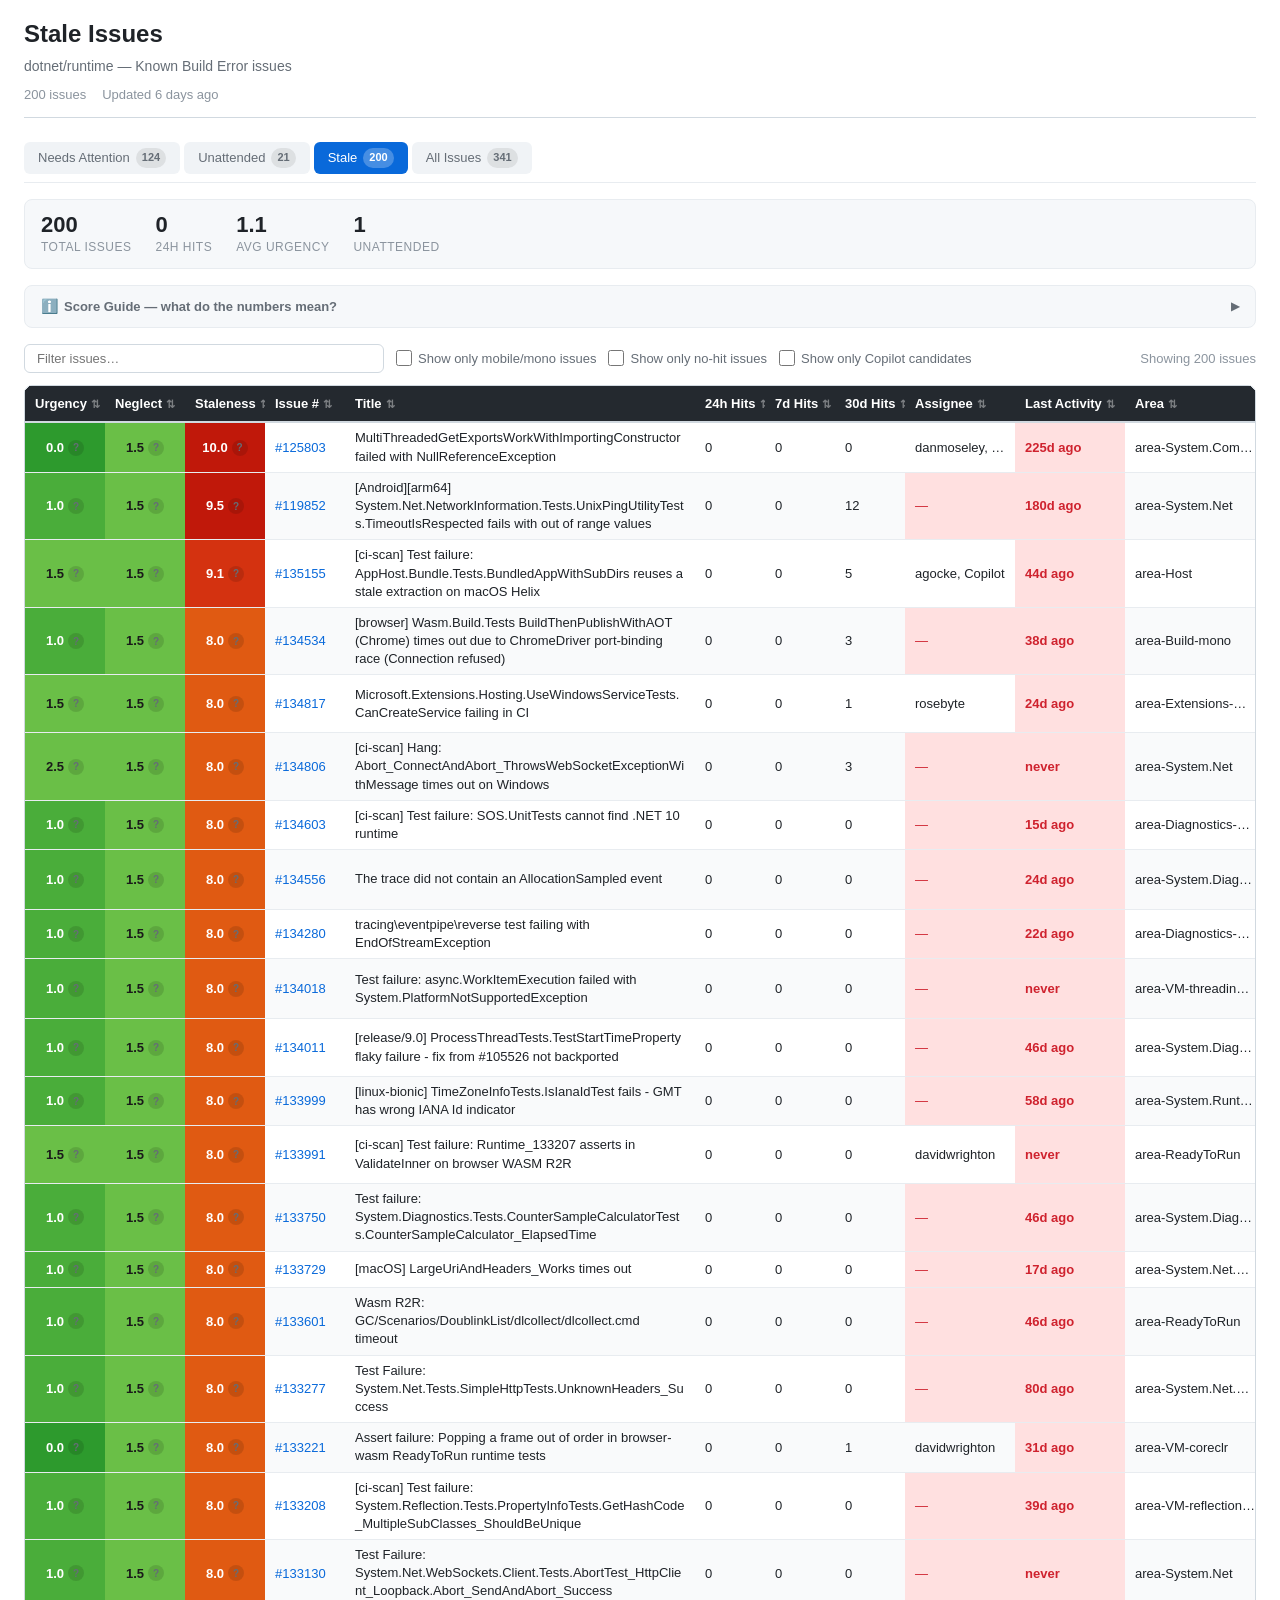
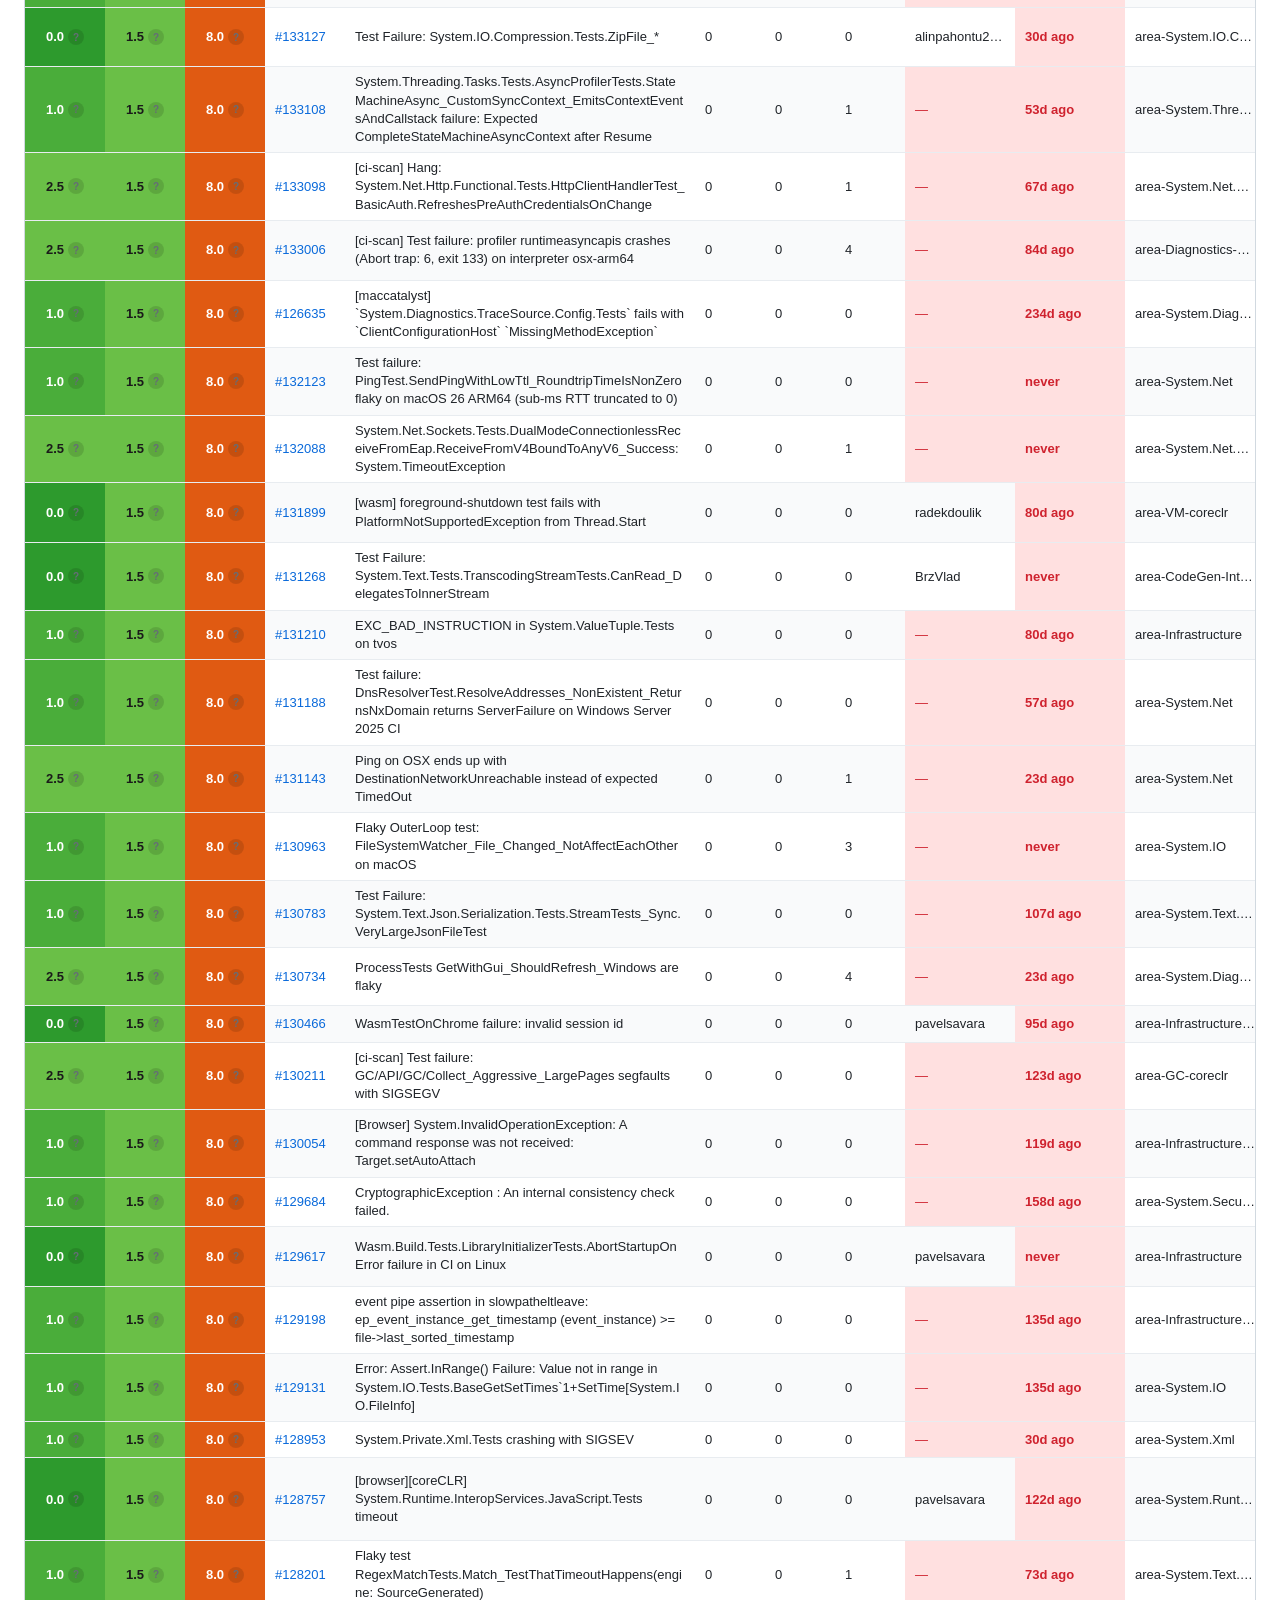
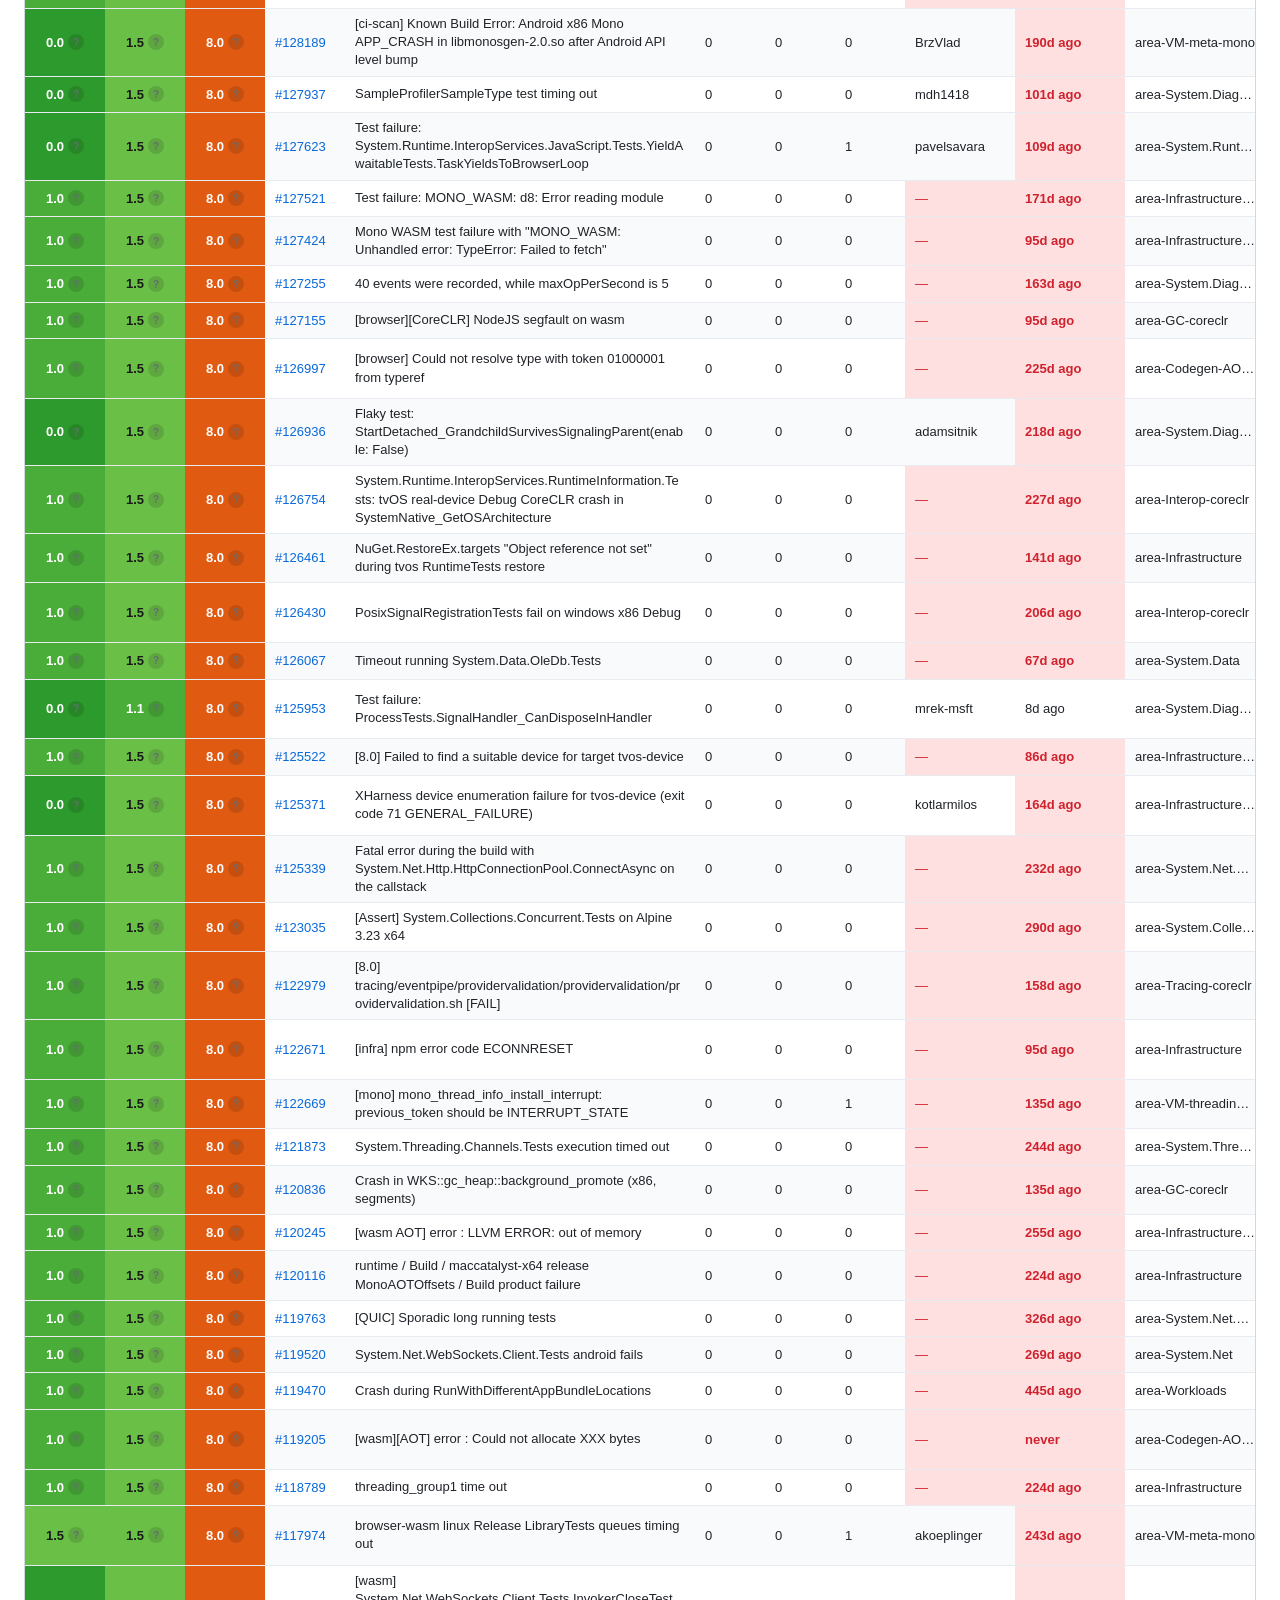
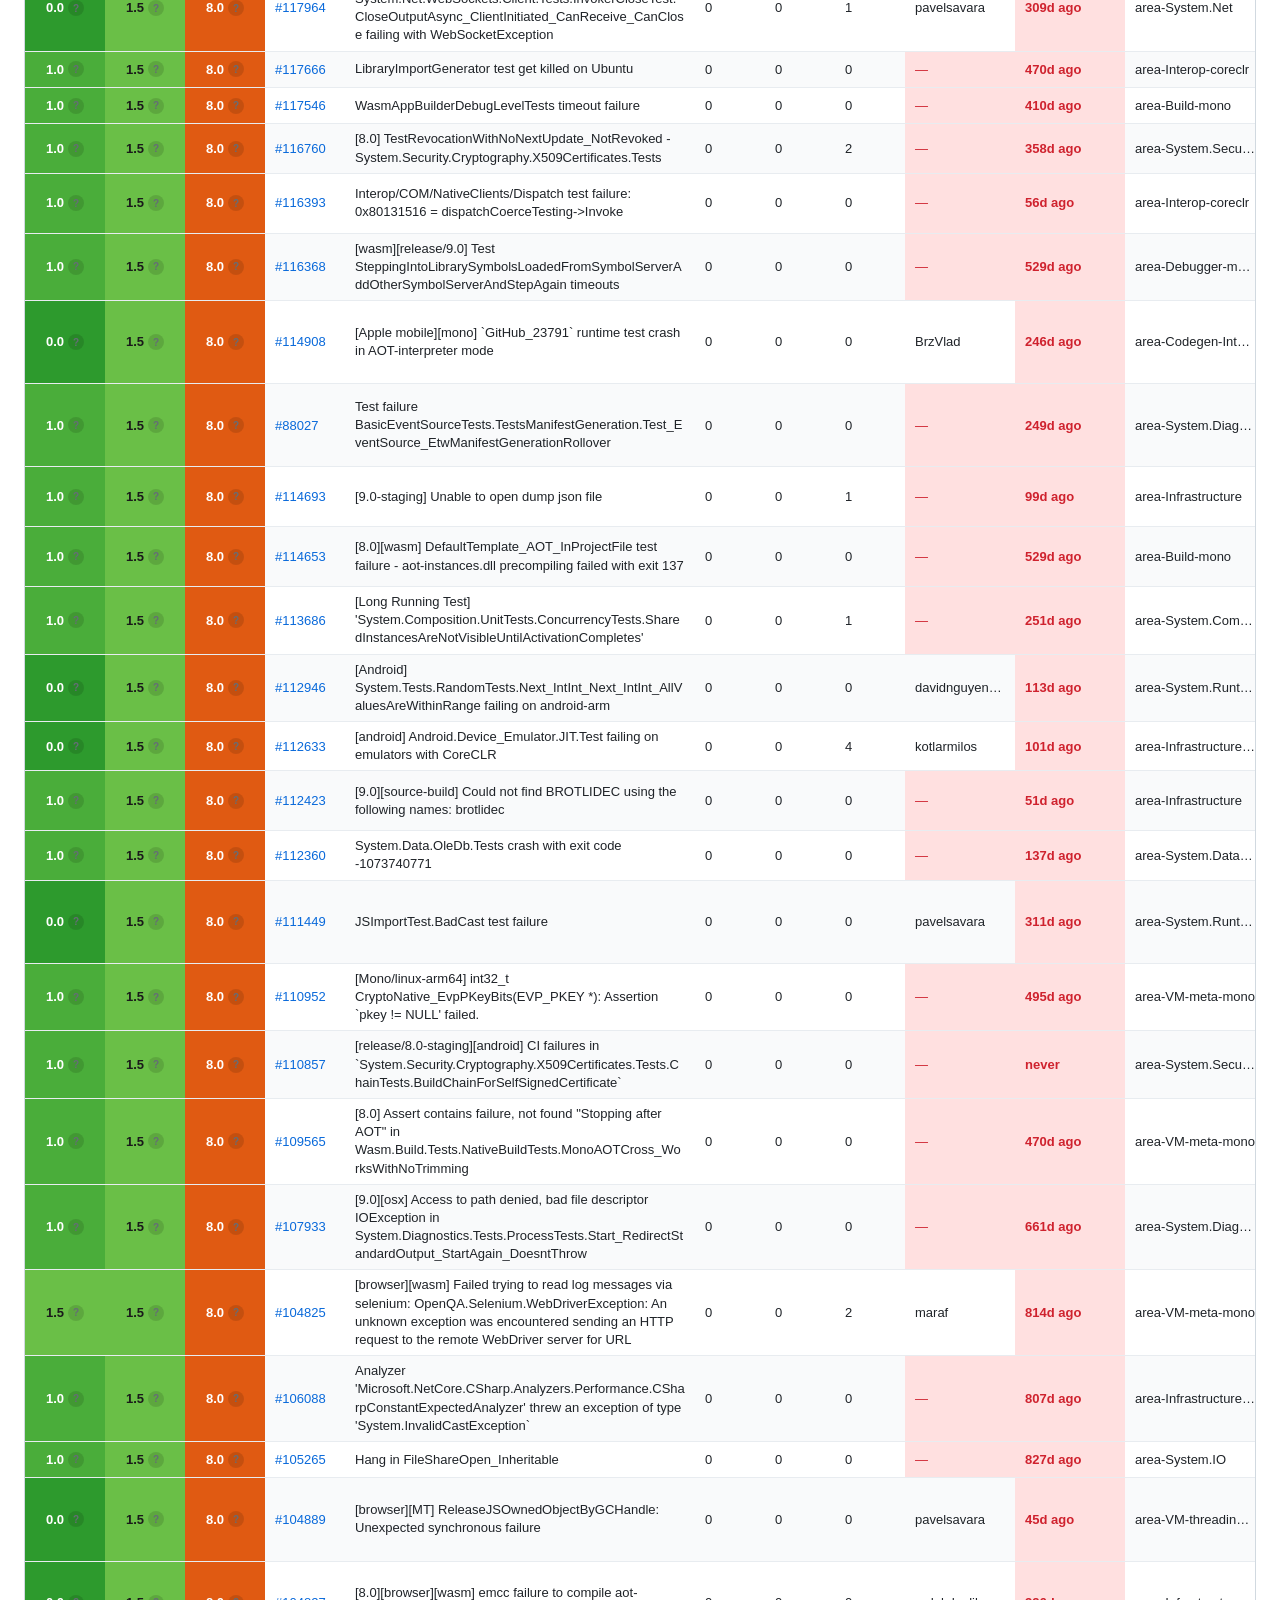
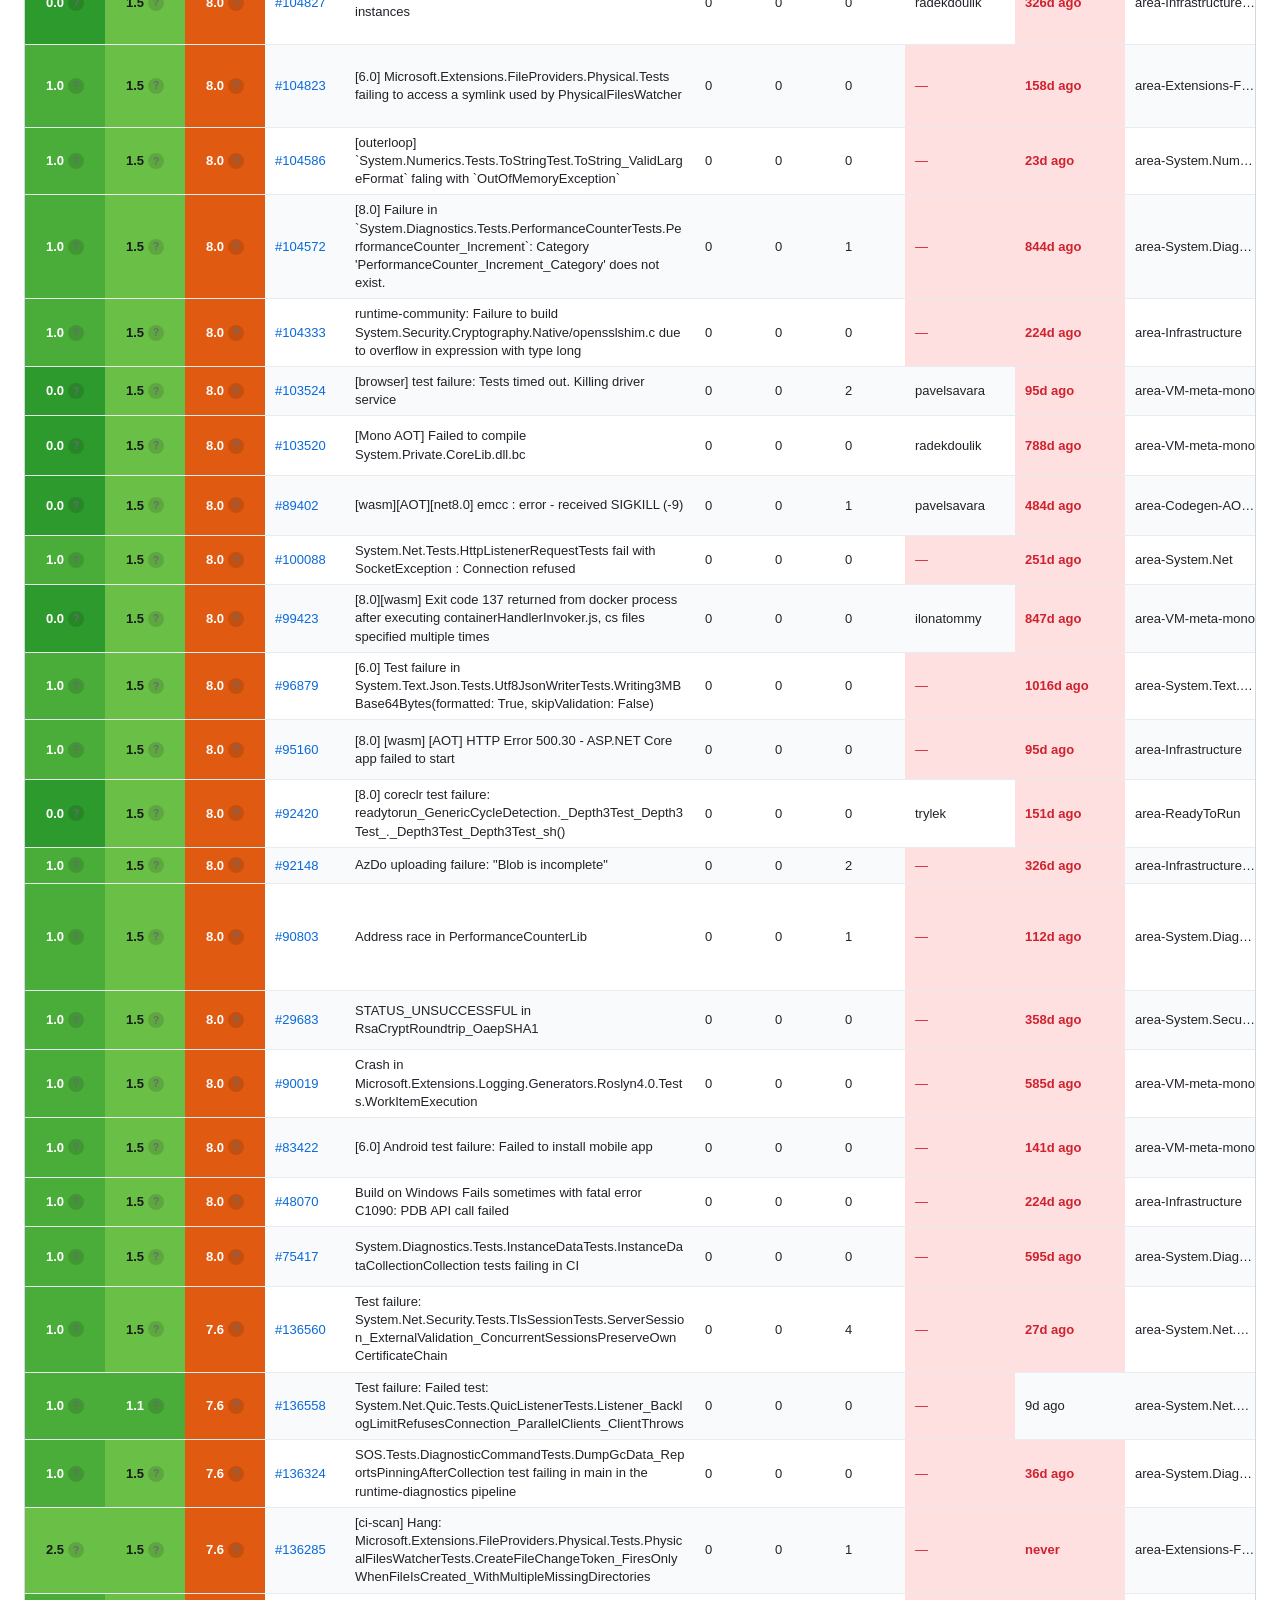
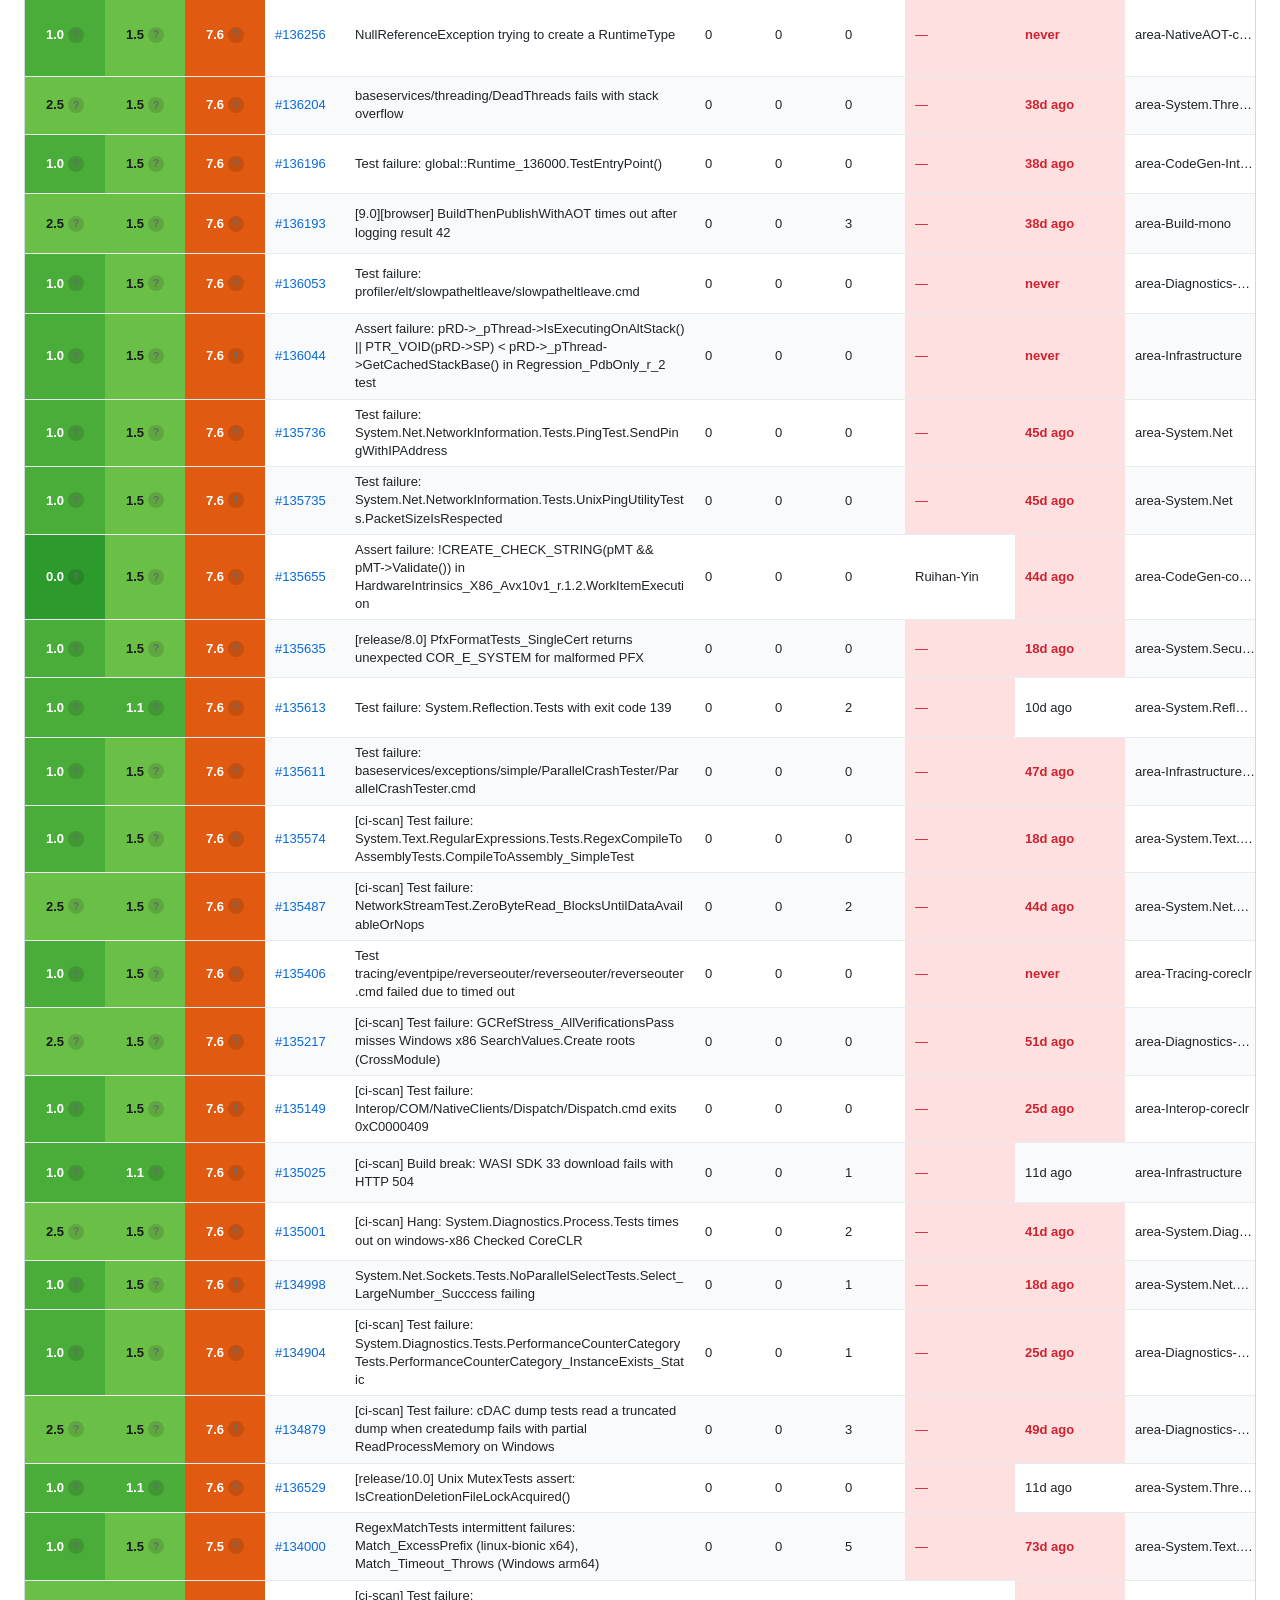
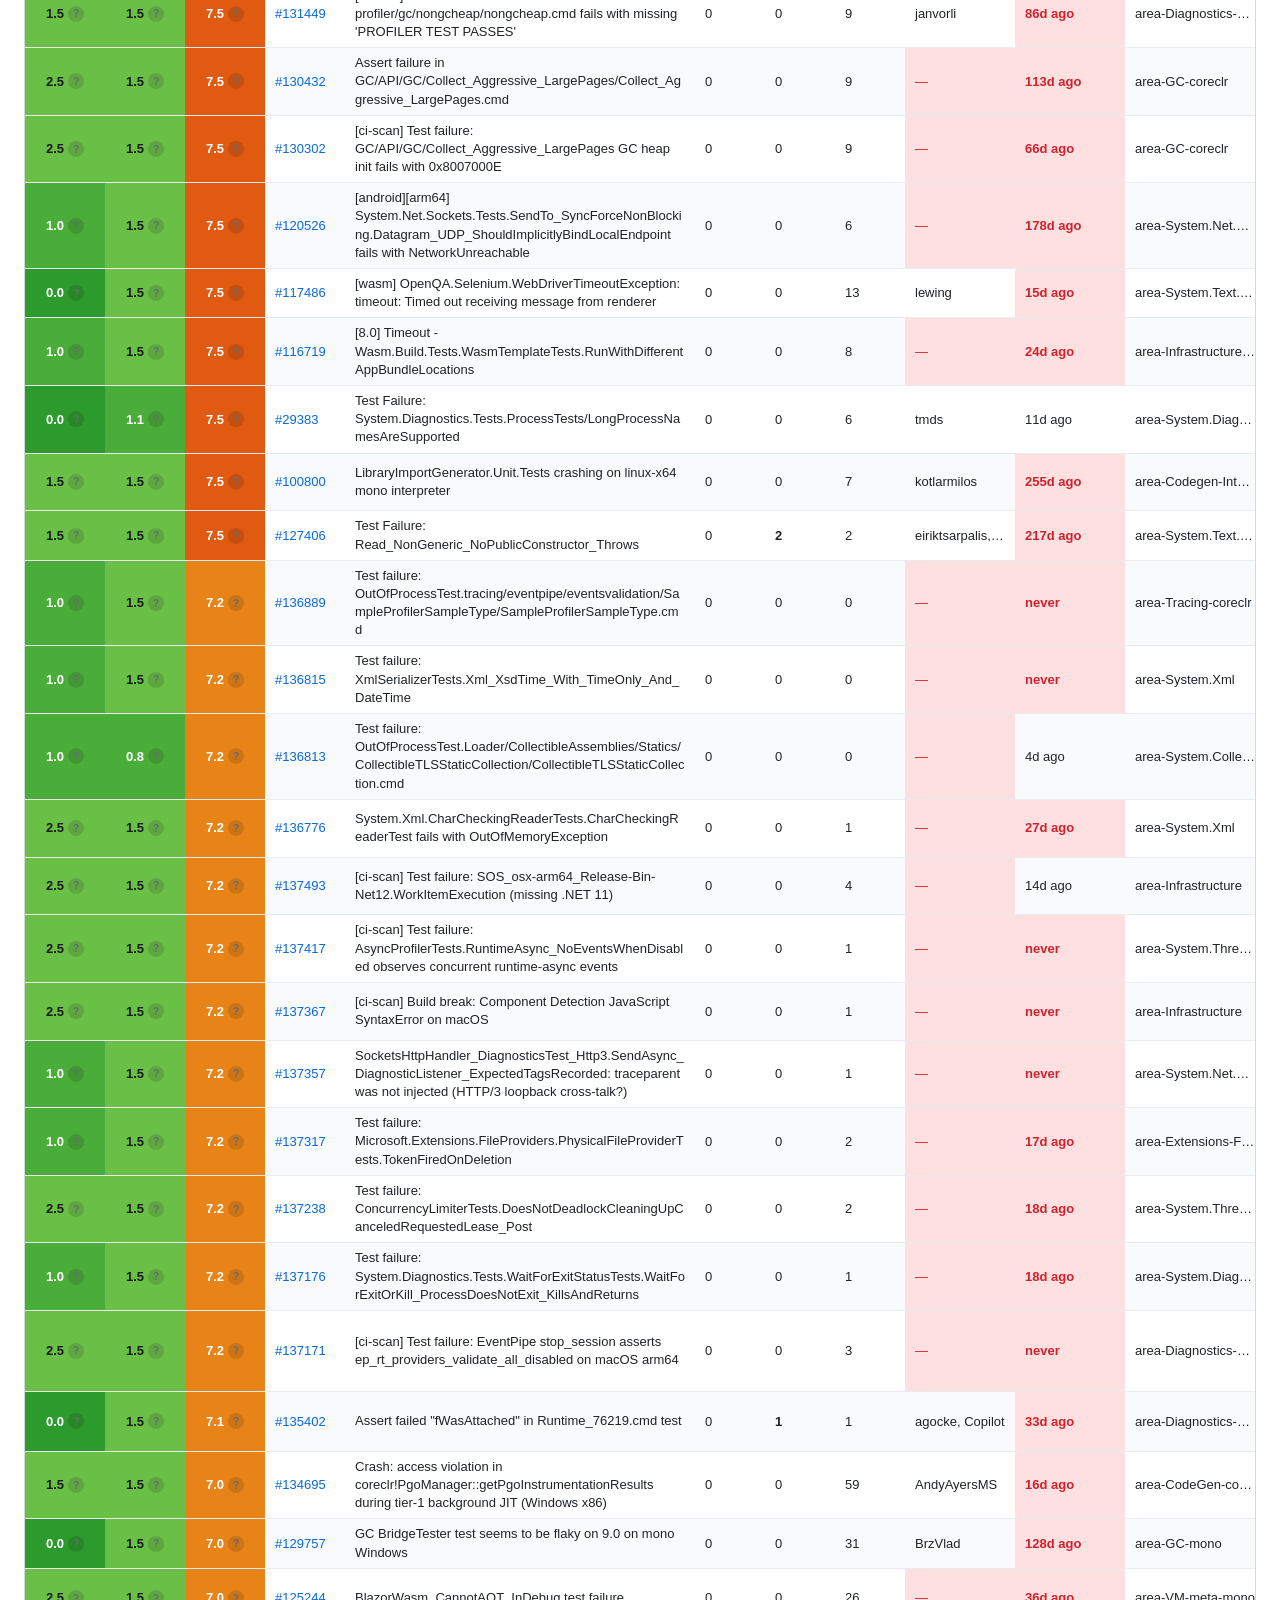
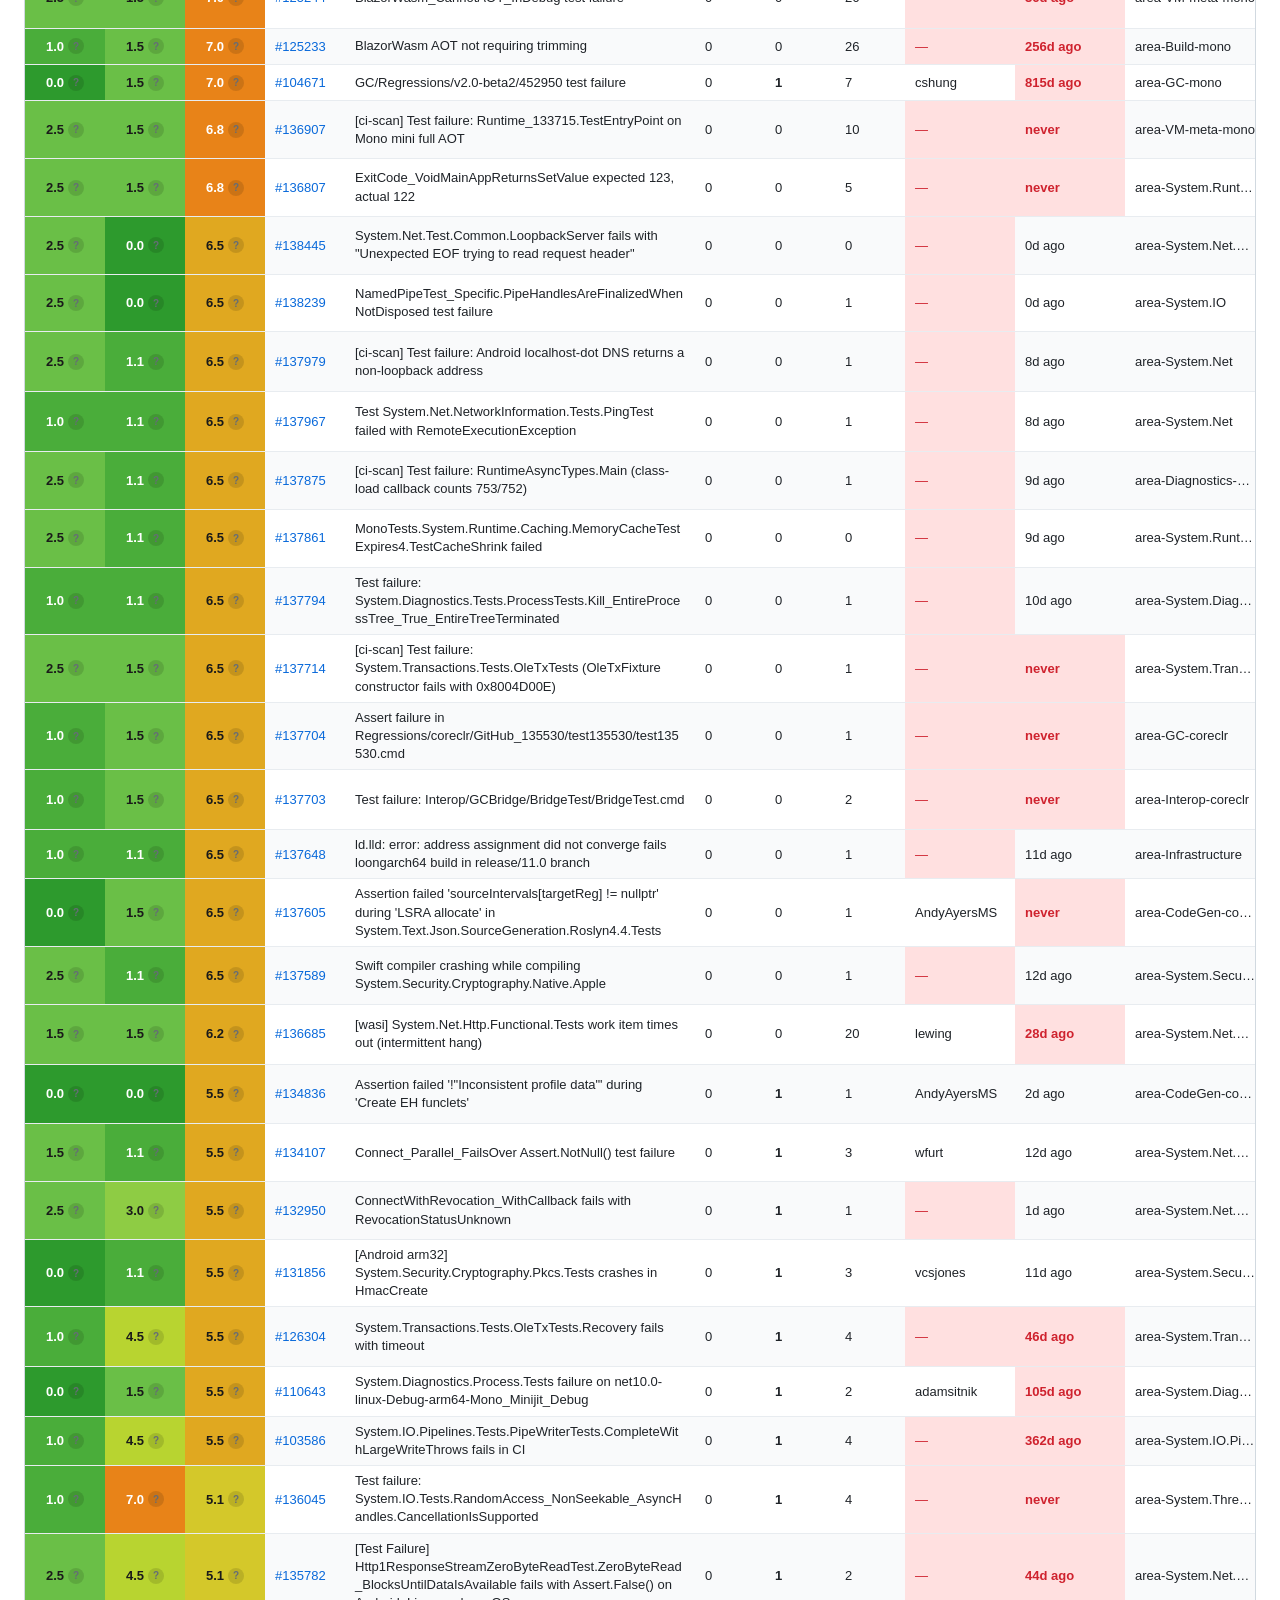
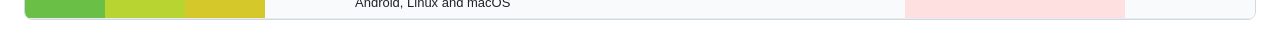
<file: pages/runtime/stale.html>
<!DOCTYPE html>
<html lang="en">
<head>
  <meta charset="UTF-8">
  <meta name="viewport" content="width=device-width, initial-scale=1.0">
  <title>Stale Issues — runtime — KBE Dashboard</title>
  <link rel="stylesheet" href="../shared-styles.css">
</head>
<body data-report="stale">
  <div class="page-container">
    <div class="report-header">
      <h1>Stale Issues</h1>
      <p class="subtitle">dotnet/runtime — Known Build Error issues</p>
      <div class="meta">
        <span>200 issues</span>
        <span id="last-updated" data-timestamp="2026-11-28T14:49:47Z">Updated…</span>
      </div>
    </div>

    <nav class="report-nav"><a href="needs-attention.html" class="">Needs Attention<span class="nav-count">124</span></a><a href="unattended.html" class="">Unattended<span class="nav-count">21</span></a><a href="stale.html" class="active">Stale<span class="nav-count">200</span></a><a href="all.html" class="">All Issues<span class="nav-count">341</span></a></nav>

    <div class="stats-bar"><div class="stat-item"><span class="stat-value">200</span><span class="stat-label">Total Issues</span></div><div class="stat-item"><span class="stat-value">0</span><span class="stat-label">24h Hits</span></div><div class="stat-item"><span class="stat-value">1.1</span><span class="stat-label">Avg Urgency</span></div><div class="stat-item"><span class="stat-value">1</span><span class="stat-label">Unattended</span></div></div>

    <details class="score-guide"><summary>Score Guide — what do the numbers mean?<span class="chevron">▶</span></summary><div class="score-guide-body"><div class="score-guide-card"><h3>Urgency (0–10)</h3><p class="guide-question">How urgently does this issue need attention?</p><ul><li>24-hour and 7-day hit counts</li><li>Hit trend (acceleration)</li><li>blocking-clean-ci label</li><li>Issue age vs hit volume</li><li>Whether unassigned</li></ul><p class="guide-hint">Higher = more urgent. Many recent hits, accelerating trends, or blocking labels push the score up.</p></div><div class="score-guide-card"><h3>Neglect (0–10)</h3><p class="guide-question">Is this issue being ignored despite being active?</p><ul><li>Hits with no assignee</li><li>Hits with no human comments</li><li>High hits + untriaged label</li><li>Days since last human comment</li><li>Missing area label</li></ul><p class="guide-hint">Higher = more neglected. Active issues with no one investigating score highest.</p></div><div class="score-guide-card"><h3>Staleness (0–10)</h3><p class="guide-question">Is this issue likely resolved or stale?</p><ul><li>Zero 24-hour hits</li><li>Zero 7-day hits</li><li>Days since last update</li><li>Issue age</li><li>Low monthly hit count</li></ul><p class="guide-hint">Higher = more stale. Issues with no recent hits and no recent updates score highest.</p></div></div></details>

    <div class="filter-bar"><input type="text" id="filter-input" placeholder="Filter issues…" aria-label="Filter issues"><label class="mobile-filter-toggle"><input type="checkbox" id="mobile-filter-checkbox"><span class="toggle-label">Show only mobile/mono issues</span></label><label class="mobile-filter-toggle"><input type="checkbox" id="no-hits-filter-checkbox"><span class="toggle-label">Show only no-hit issues</span></label><label class="mobile-filter-toggle" title="Issues with a known area label, excluding mobile/mono, special environments (iOS, Android, WASI, wasm), and infrastructure/VM-internals/AOT/GC areas. Sorted by staleness ascending (freshest first)."><input type="checkbox" id="copilot-candidate-filter-checkbox"><span class="toggle-label">Show only Copilot candidates</span></label><span class="active-label-filter" id="active-label-filter" style="display:none"></span><span class="row-count" id="row-count"></span></div><div class="table-container"><table class="data-table"><thead><tr><th data-sortable data-sort-type="number" style="width:80px">Urgency<span class="sort-indicator">⇅</span><span class="col-resize"></span></th><th data-sortable data-sort-type="number" style="width:80px">Neglect<span class="sort-indicator">⇅</span><span class="col-resize"></span></th><th data-sortable data-sort-type="number" style="width:80px">Staleness<span class="sort-indicator">⇅</span><span class="col-resize"></span></th><th data-sortable data-sort-type="number" style="width:80px">Issue #<span class="sort-indicator">⇅</span><span class="col-resize"></span></th><th data-sortable data-sort-type="text" style="width:350px">Title<span class="sort-indicator">⇅</span><span class="col-resize"></span></th><th data-sortable data-sort-type="number" style="width:70px">24h Hits<span class="sort-indicator">⇅</span><span class="col-resize"></span></th><th data-sortable data-sort-type="number" style="width:70px">7d Hits<span class="sort-indicator">⇅</span><span class="col-resize"></span></th><th data-sortable data-sort-type="number" style="width:70px">30d Hits<span class="sort-indicator">⇅</span><span class="col-resize"></span></th><th data-sortable data-sort-type="text" style="width:110px">Assignee<span class="sort-indicator">⇅</span><span class="col-resize"></span></th><th data-sortable data-sort-type="number" style="width:110px">Last Activity<span class="sort-indicator">⇅</span><span class="col-resize"></span></th><th data-sortable data-sort-type="text" style="width:140px">Area<span class="sort-indicator">⇅</span><span class="col-resize"></span></th><th data-sortable data-sort-type="number" style="width:60px">Age<span class="sort-indicator">⇅</span><span class="col-resize"></span></th><th data-sortable data-sort-type="text" style="width:280px">Labels<span class="sort-indicator">⇅</span><span class="col-resize"></span></th></tr></thead><tbody><tr data-no-hits="true" data-copilot-candidate="true"><td class="score-td severity-0" data-sort-value="0.00"><span class="score-cell">0.0<span class="tooltip-trigger">?<span class="tooltip-content">Urgency: 0.0 / 10.0</span></span></span></td><td class="score-td severity-2" data-sort-value="1.50"><span class="score-cell">1.5<span class="tooltip-trigger">?<span class="tooltip-content">Neglect: 1.5 / 10.0</span></span></span></td><td class="score-td severity-10" data-sort-value="10.00"><span class="score-cell">10.0<span class="tooltip-trigger">?<span class="tooltip-content">Staleness: 10.0 / 10.0</span></span></span></td><td data-sort-value="125803"><a href="https://github.com/dotnet/runtime/issues/125803" target="_blank" rel="noopener">#125803</a></td><td class="title-cell">MultiThreadedGetExportsWorkWithImportingConstructor failed with NullReferenceException</td><td class="" data-sort-value="0">0</td><td class="" data-sort-value="0">0</td><td class="" data-sort-value="0">0</td><td>danmoseley, Copilot</td><td class="stale-activity" data-sort-value="225">225d ago</td><td>area-System.Composition</td><td data-sort-value="253">253d</td><td class="labels-cell"><span class="label-badge clickable" data-label="area-System.Composition">area-System.Composition</span></td></tr><tr data-mobile="true"><td class="score-td severity-1" data-sort-value="1.00"><span class="score-cell">1.0<span class="tooltip-trigger">?<span class="tooltip-content">Urgency: 1.0 / 10.0</span></span></span></td><td class="score-td severity-2" data-sort-value="1.50"><span class="score-cell">1.5<span class="tooltip-trigger">?<span class="tooltip-content">Neglect: 1.5 / 10.0</span></span></span></td><td class="score-td severity-10" data-sort-value="9.50"><span class="score-cell">9.5<span class="tooltip-trigger">?<span class="tooltip-content">Staleness: 9.5 / 10.0</span></span></span></td><td data-sort-value="119852"><a href="https://github.com/dotnet/runtime/issues/119852" target="_blank" rel="noopener">#119852</a></td><td class="title-cell">[Android][arm64] System.Net.NetworkInformation.Tests.UnixPingUtilityTests.TimeoutIsRespected fails with out of range values</td><td class="" data-sort-value="0">0</td><td class="" data-sort-value="0">0</td><td class="" data-sort-value="12">12</td><td class="no-assignee">—</td><td class="stale-activity" data-sort-value="180">180d ago</td><td>area-System.Net</td><td data-sort-value="435">435d</td><td class="labels-cell"><span class="label-badge clickable" data-label="arch-arm64">arch-arm64</span><span class="label-badge clickable" data-label="area-System.Net">area-System.Net</span><span class="label-badge clickable" data-label="os-android">os-android</span></td></tr><tr data-copilot-candidate="true"><td class="score-td severity-2" data-sort-value="1.50"><span class="score-cell">1.5<span class="tooltip-trigger">?<span class="tooltip-content">Urgency: 1.5 / 10.0</span></span></span></td><td class="score-td severity-2" data-sort-value="1.50"><span class="score-cell">1.5<span class="tooltip-trigger">?<span class="tooltip-content">Neglect: 1.5 / 10.0</span></span></span></td><td class="score-td severity-9" data-sort-value="9.12"><span class="score-cell">9.1<span class="tooltip-trigger">?<span class="tooltip-content">Staleness: 9.1 / 10.0</span></span></span></td><td data-sort-value="135155"><a href="https://github.com/dotnet/runtime/issues/135155" target="_blank" rel="noopener">#135155</a></td><td class="title-cell">[ci-scan] Test failure: AppHost.Bundle.Tests.BundledAppWithSubDirs reuses a stale extraction on macOS Helix</td><td class="" data-sort-value="0">0</td><td class="" data-sort-value="0">0</td><td class="" data-sort-value="5">5</td><td>agocke, Copilot</td><td class="stale-activity" data-sort-value="44">44d ago</td><td>area-Host</td><td data-sort-value="56">56d</td><td class="labels-cell"><span class="label-badge blocking clickable" data-label="blocking-clean-ci">blocking-clean-ci</span><span class="label-badge clickable" data-label="area-Host">area-Host</span><span class="label-badge untriaged clickable" data-label="untriaged">untriaged</span></td></tr><tr><td class="score-td severity-1" data-sort-value="1.00"><span class="score-cell">1.0<span class="tooltip-trigger">?<span class="tooltip-content">Urgency: 1.0 / 10.0</span></span></span></td><td class="score-td severity-2" data-sort-value="1.50"><span class="score-cell">1.5<span class="tooltip-trigger">?<span class="tooltip-content">Neglect: 1.5 / 10.0</span></span></span></td><td class="score-td severity-8" data-sort-value="8.00"><span class="score-cell">8.0<span class="tooltip-trigger">?<span class="tooltip-content">Staleness: 8.0 / 10.0</span></span></span></td><td data-sort-value="134534"><a href="https://github.com/dotnet/runtime/issues/134534" target="_blank" rel="noopener">#134534</a></td><td class="title-cell">[browser] Wasm.Build.Tests BuildThenPublishWithAOT (Chrome) times out due to ChromeDriver port-binding race (Connection refused)</td><td class="" data-sort-value="0">0</td><td class="" data-sort-value="0">0</td><td class="" data-sort-value="3">3</td><td class="no-assignee">—</td><td class="stale-activity" data-sort-value="38">38d ago</td><td>area-Build-mono</td><td data-sort-value="65">65d</td><td class="labels-cell"><span class="label-badge clickable" data-label="arch-wasm">arch-wasm</span><span class="label-badge clickable" data-label="area-Build-mono">area-Build-mono</span><span class="label-badge clickable" data-label="blocking-clean-ci-optional">blocking-clean-ci-optional</span><span class="label-badge clickable" data-label="os-browser">os-browser</span></td></tr><tr data-copilot-candidate="true"><td class="score-td severity-2" data-sort-value="1.50"><span class="score-cell">1.5<span class="tooltip-trigger">?<span class="tooltip-content">Urgency: 1.5 / 10.0</span></span></span></td><td class="score-td severity-2" data-sort-value="1.50"><span class="score-cell">1.5<span class="tooltip-trigger">?<span class="tooltip-content">Neglect: 1.5 / 10.0</span></span></span></td><td class="score-td severity-8" data-sort-value="8.00"><span class="score-cell">8.0<span class="tooltip-trigger">?<span class="tooltip-content">Staleness: 8.0 / 10.0</span></span></span></td><td data-sort-value="134817"><a href="https://github.com/dotnet/runtime/issues/134817" target="_blank" rel="noopener">#134817</a></td><td class="title-cell">Microsoft.Extensions.Hosting.UseWindowsServiceTests.CanCreateService failing in CI</td><td class="" data-sort-value="0">0</td><td class="" data-sort-value="0">0</td><td class="" data-sort-value="1">1</td><td>rosebyte</td><td class="stale-activity" data-sort-value="24">24d ago</td><td>area-Extensions-Hosting</td><td data-sort-value="60">60d</td><td class="labels-cell"><span class="label-badge blocking clickable" data-label="blocking-clean-ci">blocking-clean-ci</span><span class="label-badge clickable" data-label="area-Extensions-Hosting">area-Extensions-Hosting</span></td></tr><tr data-copilot-candidate="true"><td class="score-td severity-2" data-sort-value="2.50"><span class="score-cell">2.5<span class="tooltip-trigger">?<span class="tooltip-content">Urgency: 2.5 / 10.0</span></span></span></td><td class="score-td severity-2" data-sort-value="1.50"><span class="score-cell">1.5<span class="tooltip-trigger">?<span class="tooltip-content">Neglect: 1.5 / 10.0</span></span></span></td><td class="score-td severity-8" data-sort-value="8.00"><span class="score-cell">8.0<span class="tooltip-trigger">?<span class="tooltip-content">Staleness: 8.0 / 10.0</span></span></span></td><td data-sort-value="134806"><a href="https://github.com/dotnet/runtime/issues/134806" target="_blank" rel="noopener">#134806</a></td><td class="title-cell">[ci-scan] Hang: Abort_ConnectAndAbort_ThrowsWebSocketExceptionWithMessage times out on Windows</td><td class="" data-sort-value="0">0</td><td class="" data-sort-value="0">0</td><td class="" data-sort-value="3">3</td><td class="no-assignee">—</td><td class="stale-activity" data-sort-value="99999">never</td><td>area-System.Net</td><td data-sort-value="60">60d</td><td class="labels-cell"><span class="label-badge clickable" data-label="area-System.Net">area-System.Net</span><span class="label-badge blocking clickable" data-label="blocking-clean-ci">blocking-clean-ci</span></td></tr><tr data-no-hits="true" data-copilot-candidate="true"><td class="score-td severity-1" data-sort-value="1.00"><span class="score-cell">1.0<span class="tooltip-trigger">?<span class="tooltip-content">Urgency: 1.0 / 10.0</span></span></span></td><td class="score-td severity-2" data-sort-value="1.50"><span class="score-cell">1.5<span class="tooltip-trigger">?<span class="tooltip-content">Neglect: 1.5 / 10.0</span></span></span></td><td class="score-td severity-8" data-sort-value="8.00"><span class="score-cell">8.0<span class="tooltip-trigger">?<span class="tooltip-content">Staleness: 8.0 / 10.0</span></span></span></td><td data-sort-value="134603"><a href="https://github.com/dotnet/runtime/issues/134603" target="_blank" rel="noopener">#134603</a></td><td class="title-cell">[ci-scan] Test failure: SOS.UnitTests cannot find .NET 10 runtime</td><td class="" data-sort-value="0">0</td><td class="" data-sort-value="0">0</td><td class="" data-sort-value="0">0</td><td class="no-assignee">—</td><td class="stale-activity" data-sort-value="15">15d ago</td><td>area-Diagnostics-coreclr</td><td data-sort-value="64">64d</td><td class="labels-cell"><span class="label-badge clickable" data-label="area-Diagnostics-coreclr">area-Diagnostics-coreclr</span><span class="label-badge untriaged clickable" data-label="untriaged">untriaged</span></td></tr><tr data-no-hits="true" data-copilot-candidate="true"><td class="score-td severity-1" data-sort-value="1.00"><span class="score-cell">1.0<span class="tooltip-trigger">?<span class="tooltip-content">Urgency: 1.0 / 10.0</span></span></span></td><td class="score-td severity-2" data-sort-value="1.50"><span class="score-cell">1.5<span class="tooltip-trigger">?<span class="tooltip-content">Neglect: 1.5 / 10.0</span></span></span></td><td class="score-td severity-8" data-sort-value="8.00"><span class="score-cell">8.0<span class="tooltip-trigger">?<span class="tooltip-content">Staleness: 8.0 / 10.0</span></span></span></td><td data-sort-value="134556"><a href="https://github.com/dotnet/runtime/issues/134556" target="_blank" rel="noopener">#134556</a></td><td class="title-cell">The trace did not contain an AllocationSampled event</td><td class="" data-sort-value="0">0</td><td class="" data-sort-value="0">0</td><td class="" data-sort-value="0">0</td><td class="no-assignee">—</td><td class="stale-activity" data-sort-value="24">24d ago</td><td>area-System.Diagnostics</td><td data-sort-value="65">65d</td><td class="labels-cell"><span class="label-badge clickable" data-label="area-System.Diagnostics">area-System.Diagnostics</span><span class="label-badge untriaged clickable" data-label="untriaged">untriaged</span><span class="label-badge clickable" data-label="blocking-clean-ci-optional">blocking-clean-ci-optional</span></td></tr><tr data-no-hits="true" data-copilot-candidate="true"><td class="score-td severity-1" data-sort-value="1.00"><span class="score-cell">1.0<span class="tooltip-trigger">?<span class="tooltip-content">Urgency: 1.0 / 10.0</span></span></span></td><td class="score-td severity-2" data-sort-value="1.50"><span class="score-cell">1.5<span class="tooltip-trigger">?<span class="tooltip-content">Neglect: 1.5 / 10.0</span></span></span></td><td class="score-td severity-8" data-sort-value="8.00"><span class="score-cell">8.0<span class="tooltip-trigger">?<span class="tooltip-content">Staleness: 8.0 / 10.0</span></span></span></td><td data-sort-value="134280"><a href="https://github.com/dotnet/runtime/issues/134280" target="_blank" rel="noopener">#134280</a></td><td class="title-cell">tracing\eventpipe\reverse test failing with EndOfStreamException</td><td class="" data-sort-value="0">0</td><td class="" data-sort-value="0">0</td><td class="" data-sort-value="0">0</td><td class="no-assignee">—</td><td class="stale-activity" data-sort-value="22">22d ago</td><td>area-Diagnostics-coreclr</td><td data-sort-value="69">69d</td><td class="labels-cell"><span class="label-badge clickable" data-label="area-Diagnostics-coreclr">area-Diagnostics-coreclr</span></td></tr><tr data-mobile="true" data-no-hits="true"><td class="score-td severity-1" data-sort-value="1.00"><span class="score-cell">1.0<span class="tooltip-trigger">?<span class="tooltip-content">Urgency: 1.0 / 10.0</span></span></span></td><td class="score-td severity-2" data-sort-value="1.50"><span class="score-cell">1.5<span class="tooltip-trigger">?<span class="tooltip-content">Neglect: 1.5 / 10.0</span></span></span></td><td class="score-td severity-8" data-sort-value="8.00"><span class="score-cell">8.0<span class="tooltip-trigger">?<span class="tooltip-content">Staleness: 8.0 / 10.0</span></span></span></td><td data-sort-value="134018"><a href="https://github.com/dotnet/runtime/issues/134018" target="_blank" rel="noopener">#134018</a></td><td class="title-cell">Test failure: async.WorkItemExecution failed with System.PlatformNotSupportedException</td><td class="" data-sort-value="0">0</td><td class="" data-sort-value="0">0</td><td class="" data-sort-value="0">0</td><td class="no-assignee">—</td><td class="stale-activity" data-sort-value="99999">never</td><td>area-VM-threading-mono</td><td data-sort-value="73">73d</td><td class="labels-cell"><span class="label-badge untriaged clickable" data-label="untriaged">untriaged</span><span class="label-badge clickable" data-label="area-VM-threading-mono">area-VM-threading-mono</span><span class="label-badge clickable" data-label="blocking-outerloop">blocking-outerloop</span></td></tr><tr data-no-hits="true" data-copilot-candidate="true"><td class="score-td severity-1" data-sort-value="1.00"><span class="score-cell">1.0<span class="tooltip-trigger">?<span class="tooltip-content">Urgency: 1.0 / 10.0</span></span></span></td><td class="score-td severity-2" data-sort-value="1.50"><span class="score-cell">1.5<span class="tooltip-trigger">?<span class="tooltip-content">Neglect: 1.5 / 10.0</span></span></span></td><td class="score-td severity-8" data-sort-value="8.00"><span class="score-cell">8.0<span class="tooltip-trigger">?<span class="tooltip-content">Staleness: 8.0 / 10.0</span></span></span></td><td data-sort-value="134011"><a href="https://github.com/dotnet/runtime/issues/134011" target="_blank" rel="noopener">#134011</a></td><td class="title-cell">[release/9.0] ProcessThreadTests.TestStartTimeProperty flaky failure - fix from #105526 not backported</td><td class="" data-sort-value="0">0</td><td class="" data-sort-value="0">0</td><td class="" data-sort-value="0">0</td><td class="no-assignee">—</td><td class="stale-activity" data-sort-value="46">46d ago</td><td>area-System.Diagnostics.Process</td><td data-sort-value="73">73d</td><td class="labels-cell"><span class="label-badge clickable" data-label="area-System.Diagnostics.Process">area-System.Diagnostics.Process</span><span class="label-badge untriaged clickable" data-label="untriaged">untriaged</span></td></tr><tr data-mobile="true" data-no-hits="true"><td class="score-td severity-1" data-sort-value="1.00"><span class="score-cell">1.0<span class="tooltip-trigger">?<span class="tooltip-content">Urgency: 1.0 / 10.0</span></span></span></td><td class="score-td severity-2" data-sort-value="1.50"><span class="score-cell">1.5<span class="tooltip-trigger">?<span class="tooltip-content">Neglect: 1.5 / 10.0</span></span></span></td><td class="score-td severity-8" data-sort-value="8.00"><span class="score-cell">8.0<span class="tooltip-trigger">?<span class="tooltip-content">Staleness: 8.0 / 10.0</span></span></span></td><td data-sort-value="133999"><a href="https://github.com/dotnet/runtime/issues/133999" target="_blank" rel="noopener">#133999</a></td><td class="title-cell">[linux-bionic] TimeZoneInfoTests.IsIanaIdTest fails - GMT has wrong IANA Id indicator</td><td class="" data-sort-value="0">0</td><td class="" data-sort-value="0">0</td><td class="" data-sort-value="0">0</td><td class="no-assignee">—</td><td class="stale-activity" data-sort-value="58">58d ago</td><td>area-System.Runtime</td><td data-sort-value="73">73d</td><td class="labels-cell"><span class="label-badge clickable" data-label="area-System.Runtime">area-System.Runtime</span><span class="label-badge clickable" data-label="os-android">os-android</span></td></tr><tr data-no-hits="true"><td class="score-td severity-2" data-sort-value="1.50"><span class="score-cell">1.5<span class="tooltip-trigger">?<span class="tooltip-content">Urgency: 1.5 / 10.0</span></span></span></td><td class="score-td severity-2" data-sort-value="1.50"><span class="score-cell">1.5<span class="tooltip-trigger">?<span class="tooltip-content">Neglect: 1.5 / 10.0</span></span></span></td><td class="score-td severity-8" data-sort-value="8.00"><span class="score-cell">8.0<span class="tooltip-trigger">?<span class="tooltip-content">Staleness: 8.0 / 10.0</span></span></span></td><td data-sort-value="133991"><a href="https://github.com/dotnet/runtime/issues/133991" target="_blank" rel="noopener">#133991</a></td><td class="title-cell">[ci-scan] Test failure: Runtime_133207 asserts in ValidateInner on browser WASM R2R</td><td class="" data-sort-value="0">0</td><td class="" data-sort-value="0">0</td><td class="" data-sort-value="0">0</td><td>davidwrighton</td><td class="stale-activity" data-sort-value="99999">never</td><td>area-ReadyToRun</td><td data-sort-value="73">73d</td><td class="labels-cell"><span class="label-badge clickable" data-label="arch-wasm">arch-wasm</span><span class="label-badge clickable" data-label="area-ReadyToRun">area-ReadyToRun</span><span class="label-badge blocking clickable" data-label="blocking-clean-ci">blocking-clean-ci</span></td></tr><tr data-no-hits="true" data-copilot-candidate="true"><td class="score-td severity-1" data-sort-value="1.00"><span class="score-cell">1.0<span class="tooltip-trigger">?<span class="tooltip-content">Urgency: 1.0 / 10.0</span></span></span></td><td class="score-td severity-2" data-sort-value="1.50"><span class="score-cell">1.5<span class="tooltip-trigger">?<span class="tooltip-content">Neglect: 1.5 / 10.0</span></span></span></td><td class="score-td severity-8" data-sort-value="8.00"><span class="score-cell">8.0<span class="tooltip-trigger">?<span class="tooltip-content">Staleness: 8.0 / 10.0</span></span></span></td><td data-sort-value="133750"><a href="https://github.com/dotnet/runtime/issues/133750" target="_blank" rel="noopener">#133750</a></td><td class="title-cell">Test failure: System.Diagnostics.Tests.CounterSampleCalculatorTests.CounterSampleCalculator_ElapsedTime</td><td class="" data-sort-value="0">0</td><td class="" data-sort-value="0">0</td><td class="" data-sort-value="0">0</td><td class="no-assignee">—</td><td class="stale-activity" data-sort-value="46">46d ago</td><td>area-System.Diagnostics.PerformanceCounter</td><td data-sort-value="77">77d</td><td class="labels-cell"><span class="label-badge clickable" data-label="os-windows">os-windows</span><span class="label-badge clickable" data-label="arch-x64">arch-x64</span><span class="label-badge untriaged clickable" data-label="untriaged">untriaged</span><span class="label-badge clickable" data-label="area-System.Diagnostics.PerformanceCounter">area-System.Diagnostics.PerformanceCounter</span></td></tr><tr data-no-hits="true" data-copilot-candidate="true"><td class="score-td severity-1" data-sort-value="1.00"><span class="score-cell">1.0<span class="tooltip-trigger">?<span class="tooltip-content">Urgency: 1.0 / 10.0</span></span></span></td><td class="score-td severity-2" data-sort-value="1.50"><span class="score-cell">1.5<span class="tooltip-trigger">?<span class="tooltip-content">Neglect: 1.5 / 10.0</span></span></span></td><td class="score-td severity-8" data-sort-value="8.00"><span class="score-cell">8.0<span class="tooltip-trigger">?<span class="tooltip-content">Staleness: 8.0 / 10.0</span></span></span></td><td data-sort-value="133729"><a href="https://github.com/dotnet/runtime/issues/133729" target="_blank" rel="noopener">#133729</a></td><td class="title-cell">[macOS] LargeUriAndHeaders_Works times out</td><td class="" data-sort-value="0">0</td><td class="" data-sort-value="0">0</td><td class="" data-sort-value="0">0</td><td class="no-assignee">—</td><td class="stale-activity" data-sort-value="17">17d ago</td><td>area-System.Net.Http</td><td data-sort-value="77">77d</td><td class="labels-cell"><span class="label-badge clickable" data-label="area-System.Net.Http">area-System.Net.Http</span><span class="label-badge clickable" data-label="os-macos">os-macos</span></td></tr><tr data-no-hits="true"><td class="score-td severity-1" data-sort-value="1.00"><span class="score-cell">1.0<span class="tooltip-trigger">?<span class="tooltip-content">Urgency: 1.0 / 10.0</span></span></span></td><td class="score-td severity-2" data-sort-value="1.50"><span class="score-cell">1.5<span class="tooltip-trigger">?<span class="tooltip-content">Neglect: 1.5 / 10.0</span></span></span></td><td class="score-td severity-8" data-sort-value="8.00"><span class="score-cell">8.0<span class="tooltip-trigger">?<span class="tooltip-content">Staleness: 8.0 / 10.0</span></span></span></td><td data-sort-value="133601"><a href="https://github.com/dotnet/runtime/issues/133601" target="_blank" rel="noopener">#133601</a></td><td class="title-cell">Wasm R2R: GC/Scenarios/DoublinkList/dlcollect/dlcollect.cmd timeout</td><td class="" data-sort-value="0">0</td><td class="" data-sort-value="0">0</td><td class="" data-sort-value="0">0</td><td class="no-assignee">—</td><td class="stale-activity" data-sort-value="46">46d ago</td><td>area-ReadyToRun</td><td data-sort-value="78">78d</td><td class="labels-cell"><span class="label-badge clickable" data-label="arch-wasm">arch-wasm</span><span class="label-badge clickable" data-label="area-ReadyToRun">area-ReadyToRun</span></td></tr><tr data-no-hits="true" data-copilot-candidate="true"><td class="score-td severity-1" data-sort-value="1.00"><span class="score-cell">1.0<span class="tooltip-trigger">?<span class="tooltip-content">Urgency: 1.0 / 10.0</span></span></span></td><td class="score-td severity-2" data-sort-value="1.50"><span class="score-cell">1.5<span class="tooltip-trigger">?<span class="tooltip-content">Neglect: 1.5 / 10.0</span></span></span></td><td class="score-td severity-8" data-sort-value="8.00"><span class="score-cell">8.0<span class="tooltip-trigger">?<span class="tooltip-content">Staleness: 8.0 / 10.0</span></span></span></td><td data-sort-value="133277"><a href="https://github.com/dotnet/runtime/issues/133277" target="_blank" rel="noopener">#133277</a></td><td class="title-cell">Test Failure: System.Net.Tests.SimpleHttpTests.UnknownHeaders_Success</td><td class="" data-sort-value="0">0</td><td class="" data-sort-value="0">0</td><td class="" data-sort-value="0">0</td><td class="no-assignee">—</td><td class="stale-activity" data-sort-value="80">80d ago</td><td>area-System.Net.Http</td><td data-sort-value="84">84d</td><td class="labels-cell"><span class="label-badge clickable" data-label="area-System.Net.Http">area-System.Net.Http</span></td></tr><tr><td class="score-td severity-0" data-sort-value="0.00"><span class="score-cell">0.0<span class="tooltip-trigger">?<span class="tooltip-content">Urgency: 0.0 / 10.0</span></span></span></td><td class="score-td severity-2" data-sort-value="1.50"><span class="score-cell">1.5<span class="tooltip-trigger">?<span class="tooltip-content">Neglect: 1.5 / 10.0</span></span></span></td><td class="score-td severity-8" data-sort-value="8.00"><span class="score-cell">8.0<span class="tooltip-trigger">?<span class="tooltip-content">Staleness: 8.0 / 10.0</span></span></span></td><td data-sort-value="133221"><a href="https://github.com/dotnet/runtime/issues/133221" target="_blank" rel="noopener">#133221</a></td><td class="title-cell">Assert failure: Popping a frame out of order in browser-wasm ReadyToRun runtime tests</td><td class="" data-sort-value="0">0</td><td class="" data-sort-value="0">0</td><td class="" data-sort-value="1">1</td><td>davidwrighton</td><td class="stale-activity" data-sort-value="31">31d ago</td><td>area-VM-coreclr</td><td data-sort-value="85">85d</td><td class="labels-cell"><span class="label-badge clickable" data-label="arch-wasm">arch-wasm</span><span class="label-badge clickable" data-label="area-VM-coreclr">area-VM-coreclr</span></td></tr><tr data-mobile="true" data-no-hits="true"><td class="score-td severity-1" data-sort-value="1.00"><span class="score-cell">1.0<span class="tooltip-trigger">?<span class="tooltip-content">Urgency: 1.0 / 10.0</span></span></span></td><td class="score-td severity-2" data-sort-value="1.50"><span class="score-cell">1.5<span class="tooltip-trigger">?<span class="tooltip-content">Neglect: 1.5 / 10.0</span></span></span></td><td class="score-td severity-8" data-sort-value="8.00"><span class="score-cell">8.0<span class="tooltip-trigger">?<span class="tooltip-content">Staleness: 8.0 / 10.0</span></span></span></td><td data-sort-value="133208"><a href="https://github.com/dotnet/runtime/issues/133208" target="_blank" rel="noopener">#133208</a></td><td class="title-cell">[ci-scan] Test failure: System.Reflection.Tests.PropertyInfoTests.GetHashCode_MultipleSubClasses_ShouldBeUnique</td><td class="" data-sort-value="0">0</td><td class="" data-sort-value="0">0</td><td class="" data-sort-value="0">0</td><td class="no-assignee">—</td><td class="stale-activity" data-sort-value="39">39d ago</td><td>area-VM-reflection-mono</td><td data-sort-value="85">85d</td><td class="labels-cell"><span class="label-badge clickable" data-label="area-VM-reflection-mono">area-VM-reflection-mono</span></td></tr><tr data-no-hits="true" data-copilot-candidate="true"><td class="score-td severity-1" data-sort-value="1.00"><span class="score-cell">1.0<span class="tooltip-trigger">?<span class="tooltip-content">Urgency: 1.0 / 10.0</span></span></span></td><td class="score-td severity-2" data-sort-value="1.50"><span class="score-cell">1.5<span class="tooltip-trigger">?<span class="tooltip-content">Neglect: 1.5 / 10.0</span></span></span></td><td class="score-td severity-8" data-sort-value="8.00"><span class="score-cell">8.0<span class="tooltip-trigger">?<span class="tooltip-content">Staleness: 8.0 / 10.0</span></span></span></td><td data-sort-value="133130"><a href="https://github.com/dotnet/runtime/issues/133130" target="_blank" rel="noopener">#133130</a></td><td class="title-cell">Test Failure: System.Net.WebSockets.Client.Tests.AbortTest_HttpClient_Loopback.Abort_SendAndAbort_Success</td><td class="" data-sort-value="0">0</td><td class="" data-sort-value="0">0</td><td class="" data-sort-value="0">0</td><td class="no-assignee">—</td><td class="stale-activity" data-sort-value="99999">never</td><td>area-System.Net</td><td data-sort-value="86">86d</td><td class="labels-cell"><span class="label-badge clickable" data-label="area-System.Net">area-System.Net</span></td></tr><tr data-no-hits="true" data-copilot-candidate="true"><td class="score-td severity-0" data-sort-value="0.00"><span class="score-cell">0.0<span class="tooltip-trigger">?<span class="tooltip-content">Urgency: 0.0 / 10.0</span></span></span></td><td class="score-td severity-2" data-sort-value="1.50"><span class="score-cell">1.5<span class="tooltip-trigger">?<span class="tooltip-content">Neglect: 1.5 / 10.0</span></span></span></td><td class="score-td severity-8" data-sort-value="8.00"><span class="score-cell">8.0<span class="tooltip-trigger">?<span class="tooltip-content">Staleness: 8.0 / 10.0</span></span></span></td><td data-sort-value="133127"><a href="https://github.com/dotnet/runtime/issues/133127" target="_blank" rel="noopener">#133127</a></td><td class="title-cell">Test Failure: System.IO.Compression.Tests.ZipFile_*</td><td class="" data-sort-value="0">0</td><td class="" data-sort-value="0">0</td><td class="" data-sort-value="0">0</td><td>alinpahontu2912</td><td class="stale-activity" data-sort-value="30">30d ago</td><td>area-System.IO.Compression</td><td data-sort-value="86">86d</td><td class="labels-cell"><span class="label-badge clickable" data-label="area-System.IO.Compression">area-System.IO.Compression</span><span class="label-badge clickable" data-label="blocking-clean-ci-optional">blocking-clean-ci-optional</span></td></tr><tr data-copilot-candidate="true"><td class="score-td severity-1" data-sort-value="1.00"><span class="score-cell">1.0<span class="tooltip-trigger">?<span class="tooltip-content">Urgency: 1.0 / 10.0</span></span></span></td><td class="score-td severity-2" data-sort-value="1.50"><span class="score-cell">1.5<span class="tooltip-trigger">?<span class="tooltip-content">Neglect: 1.5 / 10.0</span></span></span></td><td class="score-td severity-8" data-sort-value="8.00"><span class="score-cell">8.0<span class="tooltip-trigger">?<span class="tooltip-content">Staleness: 8.0 / 10.0</span></span></span></td><td data-sort-value="133108"><a href="https://github.com/dotnet/runtime/issues/133108" target="_blank" rel="noopener">#133108</a></td><td class="title-cell">System.Threading.Tasks.Tests.AsyncProfilerTests.StateMachineAsync_CustomSyncContext_EmitsContextEventsAndCallstack failure: Expected CompleteStateMachineAsyncContext after Resume</td><td class="" data-sort-value="0">0</td><td class="" data-sort-value="0">0</td><td class="" data-sort-value="1">1</td><td class="no-assignee">—</td><td class="stale-activity" data-sort-value="53">53d ago</td><td>area-System.Threading</td><td data-sort-value="86">86d</td><td class="labels-cell"><span class="label-badge clickable" data-label="area-System.Threading">area-System.Threading</span><span class="label-badge untriaged clickable" data-label="untriaged">untriaged</span></td></tr><tr data-copilot-candidate="true"><td class="score-td severity-2" data-sort-value="2.50"><span class="score-cell">2.5<span class="tooltip-trigger">?<span class="tooltip-content">Urgency: 2.5 / 10.0</span></span></span></td><td class="score-td severity-2" data-sort-value="1.50"><span class="score-cell">1.5<span class="tooltip-trigger">?<span class="tooltip-content">Neglect: 1.5 / 10.0</span></span></span></td><td class="score-td severity-8" data-sort-value="8.00"><span class="score-cell">8.0<span class="tooltip-trigger">?<span class="tooltip-content">Staleness: 8.0 / 10.0</span></span></span></td><td data-sort-value="133098"><a href="https://github.com/dotnet/runtime/issues/133098" target="_blank" rel="noopener">#133098</a></td><td class="title-cell">[ci-scan] Hang: System.Net.Http.Functional.Tests.HttpClientHandlerTest_BasicAuth.RefreshesPreAuthCredentialsOnChange</td><td class="" data-sort-value="0">0</td><td class="" data-sort-value="0">0</td><td class="" data-sort-value="1">1</td><td class="no-assignee">—</td><td class="stale-activity" data-sort-value="67">67d ago</td><td>area-System.Net.Http</td><td data-sort-value="86">86d</td><td class="labels-cell"><span class="label-badge clickable" data-label="area-System.Net.Http">area-System.Net.Http</span><span class="label-badge clickable" data-label="test-bug">test-bug</span><span class="label-badge blocking clickable" data-label="blocking-clean-ci">blocking-clean-ci</span></td></tr><tr data-copilot-candidate="true"><td class="score-td severity-2" data-sort-value="2.50"><span class="score-cell">2.5<span class="tooltip-trigger">?<span class="tooltip-content">Urgency: 2.5 / 10.0</span></span></span></td><td class="score-td severity-2" data-sort-value="1.50"><span class="score-cell">1.5<span class="tooltip-trigger">?<span class="tooltip-content">Neglect: 1.5 / 10.0</span></span></span></td><td class="score-td severity-8" data-sort-value="8.00"><span class="score-cell">8.0<span class="tooltip-trigger">?<span class="tooltip-content">Staleness: 8.0 / 10.0</span></span></span></td><td data-sort-value="133006"><a href="https://github.com/dotnet/runtime/issues/133006" target="_blank" rel="noopener">#133006</a></td><td class="title-cell">[ci-scan] Test failure: profiler runtimeasyncapis crashes (Abort trap: 6, exit 133) on interpreter osx-arm64</td><td class="" data-sort-value="0">0</td><td class="" data-sort-value="0">0</td><td class="" data-sort-value="4">4</td><td class="no-assignee">—</td><td class="stale-activity" data-sort-value="84">84d ago</td><td>area-Diagnostics-coreclr</td><td data-sort-value="88">88d</td><td class="labels-cell"><span class="label-badge clickable" data-label="area-Diagnostics-coreclr">area-Diagnostics-coreclr</span><span class="label-badge blocking clickable" data-label="blocking-clean-ci">blocking-clean-ci</span><span class="label-badge clickable" data-label="agentic-workflows">agentic-workflows</span></td></tr><tr data-mobile="true" data-no-hits="true"><td class="score-td severity-1" data-sort-value="1.00"><span class="score-cell">1.0<span class="tooltip-trigger">?<span class="tooltip-content">Urgency: 1.0 / 10.0</span></span></span></td><td class="score-td severity-2" data-sort-value="1.50"><span class="score-cell">1.5<span class="tooltip-trigger">?<span class="tooltip-content">Neglect: 1.5 / 10.0</span></span></span></td><td class="score-td severity-8" data-sort-value="8.00"><span class="score-cell">8.0<span class="tooltip-trigger">?<span class="tooltip-content">Staleness: 8.0 / 10.0</span></span></span></td><td data-sort-value="126635"><a href="https://github.com/dotnet/runtime/issues/126635" target="_blank" rel="noopener">#126635</a></td><td class="title-cell">[maccatalyst] `System.Diagnostics.TraceSource.Config.Tests` fails with `ClientConfigurationHost` `MissingMethodException`</td><td class="" data-sort-value="0">0</td><td class="" data-sort-value="0">0</td><td class="" data-sort-value="0">0</td><td class="no-assignee">—</td><td class="stale-activity" data-sort-value="234">234d ago</td><td>area-System.Diagnostics.TraceSource</td><td data-sort-value="234">234d</td><td class="labels-cell"><span class="label-badge clickable" data-label="area-System.Diagnostics.TraceSource">area-System.Diagnostics.TraceSource</span><span class="label-badge clickable" data-label="os-maccatalyst">os-maccatalyst</span></td></tr><tr data-no-hits="true" data-copilot-candidate="true"><td class="score-td severity-1" data-sort-value="1.00"><span class="score-cell">1.0<span class="tooltip-trigger">?<span class="tooltip-content">Urgency: 1.0 / 10.0</span></span></span></td><td class="score-td severity-2" data-sort-value="1.50"><span class="score-cell">1.5<span class="tooltip-trigger">?<span class="tooltip-content">Neglect: 1.5 / 10.0</span></span></span></td><td class="score-td severity-8" data-sort-value="8.00"><span class="score-cell">8.0<span class="tooltip-trigger">?<span class="tooltip-content">Staleness: 8.0 / 10.0</span></span></span></td><td data-sort-value="132123"><a href="https://github.com/dotnet/runtime/issues/132123" target="_blank" rel="noopener">#132123</a></td><td class="title-cell">Test failure: PingTest.SendPingWithLowTtl_RoundtripTimeIsNonZero flaky on macOS 26 ARM64 (sub-ms RTT truncated to 0)</td><td class="" data-sort-value="0">0</td><td class="" data-sort-value="0">0</td><td class="" data-sort-value="0">0</td><td class="no-assignee">—</td><td class="stale-activity" data-sort-value="99999">never</td><td>area-System.Net</td><td data-sort-value="109">109d</td><td class="labels-cell"><span class="label-badge clickable" data-label="area-System.Net">area-System.Net</span><span class="label-badge clickable" data-label="os-macos">os-macos</span></td></tr><tr data-copilot-candidate="true"><td class="score-td severity-2" data-sort-value="2.50"><span class="score-cell">2.5<span class="tooltip-trigger">?<span class="tooltip-content">Urgency: 2.5 / 10.0</span></span></span></td><td class="score-td severity-2" data-sort-value="1.50"><span class="score-cell">1.5<span class="tooltip-trigger">?<span class="tooltip-content">Neglect: 1.5 / 10.0</span></span></span></td><td class="score-td severity-8" data-sort-value="8.00"><span class="score-cell">8.0<span class="tooltip-trigger">?<span class="tooltip-content">Staleness: 8.0 / 10.0</span></span></span></td><td data-sort-value="132088"><a href="https://github.com/dotnet/runtime/issues/132088" target="_blank" rel="noopener">#132088</a></td><td class="title-cell">System.Net.Sockets.Tests.DualModeConnectionlessReceiveFromEap.ReceiveFromV4BoundToAnyV6_Success: System.TimeoutException</td><td class="" data-sort-value="0">0</td><td class="" data-sort-value="0">0</td><td class="" data-sort-value="1">1</td><td class="no-assignee">—</td><td class="stale-activity" data-sort-value="99999">never</td><td>area-System.Net.Sockets</td><td data-sort-value="109">109d</td><td class="labels-cell"><span class="label-badge clickable" data-label="area-System.Net.Sockets">area-System.Net.Sockets</span><span class="label-badge blocking clickable" data-label="blocking-clean-ci">blocking-clean-ci</span></td></tr><tr data-no-hits="true"><td class="score-td severity-0" data-sort-value="0.00"><span class="score-cell">0.0<span class="tooltip-trigger">?<span class="tooltip-content">Urgency: 0.0 / 10.0</span></span></span></td><td class="score-td severity-2" data-sort-value="1.50"><span class="score-cell">1.5<span class="tooltip-trigger">?<span class="tooltip-content">Neglect: 1.5 / 10.0</span></span></span></td><td class="score-td severity-8" data-sort-value="8.00"><span class="score-cell">8.0<span class="tooltip-trigger">?<span class="tooltip-content">Staleness: 8.0 / 10.0</span></span></span></td><td data-sort-value="131899"><a href="https://github.com/dotnet/runtime/issues/131899" target="_blank" rel="noopener">#131899</a></td><td class="title-cell">[wasm] foreground-shutdown test fails with PlatformNotSupportedException from Thread.Start</td><td class="" data-sort-value="0">0</td><td class="" data-sort-value="0">0</td><td class="" data-sort-value="0">0</td><td>radekdoulik</td><td class="stale-activity" data-sort-value="80">80d ago</td><td>area-VM-coreclr</td><td data-sort-value="114">114d</td><td class="labels-cell"><span class="label-badge clickable" data-label="arch-wasm">arch-wasm</span><span class="label-badge clickable" data-label="area-VM-coreclr">area-VM-coreclr</span><span class="label-badge clickable" data-label="blocking-outerloop">blocking-outerloop</span><span class="label-badge clickable" data-label="os-browser">os-browser</span></td></tr><tr data-no-hits="true" data-copilot-candidate="true"><td class="score-td severity-0" data-sort-value="0.00"><span class="score-cell">0.0<span class="tooltip-trigger">?<span class="tooltip-content">Urgency: 0.0 / 10.0</span></span></span></td><td class="score-td severity-2" data-sort-value="1.50"><span class="score-cell">1.5<span class="tooltip-trigger">?<span class="tooltip-content">Neglect: 1.5 / 10.0</span></span></span></td><td class="score-td severity-8" data-sort-value="8.00"><span class="score-cell">8.0<span class="tooltip-trigger">?<span class="tooltip-content">Staleness: 8.0 / 10.0</span></span></span></td><td data-sort-value="131268"><a href="https://github.com/dotnet/runtime/issues/131268" target="_blank" rel="noopener">#131268</a></td><td class="title-cell">Test Failure: System.Text.Tests.TranscodingStreamTests.CanRead_DelegatesToInnerStream</td><td class="" data-sort-value="0">0</td><td class="" data-sort-value="0">0</td><td class="" data-sort-value="0">0</td><td>BrzVlad</td><td class="stale-activity" data-sort-value="99999">never</td><td>area-CodeGen-Interpreter-coreclr</td><td data-sort-value="127">127d</td><td class="labels-cell"><span class="label-badge clickable" data-label="blocking-clean-ci-optional">blocking-clean-ci-optional</span><span class="label-badge clickable" data-label="area-CodeGen-Interpreter-coreclr">area-CodeGen-Interpreter-coreclr</span></td></tr><tr data-no-hits="true"><td class="score-td severity-1" data-sort-value="1.00"><span class="score-cell">1.0<span class="tooltip-trigger">?<span class="tooltip-content">Urgency: 1.0 / 10.0</span></span></span></td><td class="score-td severity-2" data-sort-value="1.50"><span class="score-cell">1.5<span class="tooltip-trigger">?<span class="tooltip-content">Neglect: 1.5 / 10.0</span></span></span></td><td class="score-td severity-8" data-sort-value="8.00"><span class="score-cell">8.0<span class="tooltip-trigger">?<span class="tooltip-content">Staleness: 8.0 / 10.0</span></span></span></td><td data-sort-value="131210"><a href="https://github.com/dotnet/runtime/issues/131210" target="_blank" rel="noopener">#131210</a></td><td class="title-cell">EXC_BAD_INSTRUCTION in System.ValueTuple.Tests on tvos</td><td class="" data-sort-value="0">0</td><td class="" data-sort-value="0">0</td><td class="" data-sort-value="0">0</td><td class="no-assignee">—</td><td class="stale-activity" data-sort-value="80">80d ago</td><td>area-Infrastructure</td><td data-sort-value="129">129d</td><td class="labels-cell"><span class="label-badge clickable" data-label="area-Infrastructure">area-Infrastructure</span></td></tr><tr data-no-hits="true" data-copilot-candidate="true"><td class="score-td severity-1" data-sort-value="1.00"><span class="score-cell">1.0<span class="tooltip-trigger">?<span class="tooltip-content">Urgency: 1.0 / 10.0</span></span></span></td><td class="score-td severity-2" data-sort-value="1.50"><span class="score-cell">1.5<span class="tooltip-trigger">?<span class="tooltip-content">Neglect: 1.5 / 10.0</span></span></span></td><td class="score-td severity-8" data-sort-value="8.00"><span class="score-cell">8.0<span class="tooltip-trigger">?<span class="tooltip-content">Staleness: 8.0 / 10.0</span></span></span></td><td data-sort-value="131188"><a href="https://github.com/dotnet/runtime/issues/131188" target="_blank" rel="noopener">#131188</a></td><td class="title-cell">Test failure: DnsResolverTest.ResolveAddresses_NonExistent_ReturnsNxDomain returns ServerFailure on Windows Server 2025 CI</td><td class="" data-sort-value="0">0</td><td class="" data-sort-value="0">0</td><td class="" data-sort-value="0">0</td><td class="no-assignee">—</td><td class="stale-activity" data-sort-value="57">57d ago</td><td>area-System.Net</td><td data-sort-value="129">129d</td><td class="labels-cell"><span class="label-badge clickable" data-label="area-System.Net">area-System.Net</span></td></tr><tr data-copilot-candidate="true"><td class="score-td severity-2" data-sort-value="2.50"><span class="score-cell">2.5<span class="tooltip-trigger">?<span class="tooltip-content">Urgency: 2.5 / 10.0</span></span></span></td><td class="score-td severity-2" data-sort-value="1.50"><span class="score-cell">1.5<span class="tooltip-trigger">?<span class="tooltip-content">Neglect: 1.5 / 10.0</span></span></span></td><td class="score-td severity-8" data-sort-value="8.00"><span class="score-cell">8.0<span class="tooltip-trigger">?<span class="tooltip-content">Staleness: 8.0 / 10.0</span></span></span></td><td data-sort-value="131143"><a href="https://github.com/dotnet/runtime/issues/131143" target="_blank" rel="noopener">#131143</a></td><td class="title-cell">Ping on OSX ends up with DestinationNetworkUnreachable instead of expected TimedOut</td><td class="" data-sort-value="0">0</td><td class="" data-sort-value="0">0</td><td class="" data-sort-value="1">1</td><td class="no-assignee">—</td><td class="stale-activity" data-sort-value="23">23d ago</td><td>area-System.Net</td><td data-sort-value="130">130d</td><td class="labels-cell"><span class="label-badge clickable" data-label="area-System.Net">area-System.Net</span><span class="label-badge clickable" data-label="os-macos">os-macos</span><span class="label-badge blocking clickable" data-label="blocking-clean-ci">blocking-clean-ci</span></td></tr><tr data-copilot-candidate="true"><td class="score-td severity-1" data-sort-value="1.00"><span class="score-cell">1.0<span class="tooltip-trigger">?<span class="tooltip-content">Urgency: 1.0 / 10.0</span></span></span></td><td class="score-td severity-2" data-sort-value="1.50"><span class="score-cell">1.5<span class="tooltip-trigger">?<span class="tooltip-content">Neglect: 1.5 / 10.0</span></span></span></td><td class="score-td severity-8" data-sort-value="8.00"><span class="score-cell">8.0<span class="tooltip-trigger">?<span class="tooltip-content">Staleness: 8.0 / 10.0</span></span></span></td><td data-sort-value="130963"><a href="https://github.com/dotnet/runtime/issues/130963" target="_blank" rel="noopener">#130963</a></td><td class="title-cell">Flaky OuterLoop test: FileSystemWatcher_File_Changed_NotAffectEachOther on macOS</td><td class="" data-sort-value="0">0</td><td class="" data-sort-value="0">0</td><td class="" data-sort-value="3">3</td><td class="no-assignee">—</td><td class="stale-activity" data-sort-value="99999">never</td><td>area-System.IO</td><td data-sort-value="134">134d</td><td class="labels-cell"><span class="label-badge clickable" data-label="test-failure">test-failure</span><span class="label-badge clickable" data-label="area-System.IO">area-System.IO</span><span class="label-badge clickable" data-label="os-macos">os-macos</span></td></tr><tr data-no-hits="true" data-copilot-candidate="true"><td class="score-td severity-1" data-sort-value="1.00"><span class="score-cell">1.0<span class="tooltip-trigger">?<span class="tooltip-content">Urgency: 1.0 / 10.0</span></span></span></td><td class="score-td severity-2" data-sort-value="1.50"><span class="score-cell">1.5<span class="tooltip-trigger">?<span class="tooltip-content">Neglect: 1.5 / 10.0</span></span></span></td><td class="score-td severity-8" data-sort-value="8.00"><span class="score-cell">8.0<span class="tooltip-trigger">?<span class="tooltip-content">Staleness: 8.0 / 10.0</span></span></span></td><td data-sort-value="130783"><a href="https://github.com/dotnet/runtime/issues/130783" target="_blank" rel="noopener">#130783</a></td><td class="title-cell">Test Failure: System.Text.Json.Serialization.Tests.StreamTests_Sync.VeryLargeJsonFileTest</td><td class="" data-sort-value="0">0</td><td class="" data-sort-value="0">0</td><td class="" data-sort-value="0">0</td><td class="no-assignee">—</td><td class="stale-activity" data-sort-value="107">107d ago</td><td>area-System.Text.Json</td><td data-sort-value="136">136d</td><td class="labels-cell"><span class="label-badge clickable" data-label="area-System.Text.Json">area-System.Text.Json</span><span class="label-badge clickable" data-label="blocking-clean-ci-optional">blocking-clean-ci-optional</span></td></tr><tr data-copilot-candidate="true"><td class="score-td severity-2" data-sort-value="2.50"><span class="score-cell">2.5<span class="tooltip-trigger">?<span class="tooltip-content">Urgency: 2.5 / 10.0</span></span></span></td><td class="score-td severity-2" data-sort-value="1.50"><span class="score-cell">1.5<span class="tooltip-trigger">?<span class="tooltip-content">Neglect: 1.5 / 10.0</span></span></span></td><td class="score-td severity-8" data-sort-value="8.00"><span class="score-cell">8.0<span class="tooltip-trigger">?<span class="tooltip-content">Staleness: 8.0 / 10.0</span></span></span></td><td data-sort-value="130734"><a href="https://github.com/dotnet/runtime/issues/130734" target="_blank" rel="noopener">#130734</a></td><td class="title-cell">ProcessTests GetWithGui_ShouldRefresh_Windows are flaky</td><td class="" data-sort-value="0">0</td><td class="" data-sort-value="0">0</td><td class="" data-sort-value="4">4</td><td class="no-assignee">—</td><td class="stale-activity" data-sort-value="23">23d ago</td><td>area-System.Diagnostics.Process</td><td data-sort-value="136">136d</td><td class="labels-cell"><span class="label-badge clickable" data-label="area-System.Diagnostics.Process">area-System.Diagnostics.Process</span><span class="label-badge blocking clickable" data-label="blocking-clean-ci">blocking-clean-ci</span></td></tr><tr data-no-hits="true"><td class="score-td severity-0" data-sort-value="0.00"><span class="score-cell">0.0<span class="tooltip-trigger">?<span class="tooltip-content">Urgency: 0.0 / 10.0</span></span></span></td><td class="score-td severity-2" data-sort-value="1.50"><span class="score-cell">1.5<span class="tooltip-trigger">?<span class="tooltip-content">Neglect: 1.5 / 10.0</span></span></span></td><td class="score-td severity-8" data-sort-value="8.00"><span class="score-cell">8.0<span class="tooltip-trigger">?<span class="tooltip-content">Staleness: 8.0 / 10.0</span></span></span></td><td data-sort-value="130466"><a href="https://github.com/dotnet/runtime/issues/130466" target="_blank" rel="noopener">#130466</a></td><td class="title-cell">WasmTestOnChrome failure: invalid session id</td><td class="" data-sort-value="0">0</td><td class="" data-sort-value="0">0</td><td class="" data-sort-value="0">0</td><td>pavelsavara</td><td class="stale-activity" data-sort-value="95">95d ago</td><td>area-Infrastructure-libraries</td><td data-sort-value="141">141d</td><td class="labels-cell"><span class="label-badge clickable" data-label="arch-wasm">arch-wasm</span><span class="label-badge clickable" data-label="area-Infrastructure-libraries">area-Infrastructure-libraries</span></td></tr><tr data-no-hits="true"><td class="score-td severity-2" data-sort-value="2.50"><span class="score-cell">2.5<span class="tooltip-trigger">?<span class="tooltip-content">Urgency: 2.5 / 10.0</span></span></span></td><td class="score-td severity-2" data-sort-value="1.50"><span class="score-cell">1.5<span class="tooltip-trigger">?<span class="tooltip-content">Neglect: 1.5 / 10.0</span></span></span></td><td class="score-td severity-8" data-sort-value="8.00"><span class="score-cell">8.0<span class="tooltip-trigger">?<span class="tooltip-content">Staleness: 8.0 / 10.0</span></span></span></td><td data-sort-value="130211"><a href="https://github.com/dotnet/runtime/issues/130211" target="_blank" rel="noopener">#130211</a></td><td class="title-cell">[ci-scan] Test failure: GC/API/GC/Collect_Aggressive_LargePages segfaults with SIGSEGV</td><td class="" data-sort-value="0">0</td><td class="" data-sort-value="0">0</td><td class="" data-sort-value="0">0</td><td class="no-assignee">—</td><td class="stale-activity" data-sort-value="123">123d ago</td><td>area-GC-coreclr</td><td data-sort-value="146">146d</td><td class="labels-cell"><span class="label-badge clickable" data-label="area-GC-coreclr">area-GC-coreclr</span><span class="label-badge blocking clickable" data-label="blocking-clean-ci">blocking-clean-ci</span><span class="label-badge clickable" data-label="agentic-workflows">agentic-workflows</span></td></tr><tr data-no-hits="true"><td class="score-td severity-1" data-sort-value="1.00"><span class="score-cell">1.0<span class="tooltip-trigger">?<span class="tooltip-content">Urgency: 1.0 / 10.0</span></span></span></td><td class="score-td severity-2" data-sort-value="1.50"><span class="score-cell">1.5<span class="tooltip-trigger">?<span class="tooltip-content">Neglect: 1.5 / 10.0</span></span></span></td><td class="score-td severity-8" data-sort-value="8.00"><span class="score-cell">8.0<span class="tooltip-trigger">?<span class="tooltip-content">Staleness: 8.0 / 10.0</span></span></span></td><td data-sort-value="130054"><a href="https://github.com/dotnet/runtime/issues/130054" target="_blank" rel="noopener">#130054</a></td><td class="title-cell">[Browser] System.InvalidOperationException: A command response was not received: Target.setAutoAttach</td><td class="" data-sort-value="0">0</td><td class="" data-sort-value="0">0</td><td class="" data-sort-value="0">0</td><td class="no-assignee">—</td><td class="stale-activity" data-sort-value="119">119d ago</td><td>area-Infrastructure-libraries</td><td data-sort-value="150">150d</td><td class="labels-cell"><span class="label-badge clickable" data-label="arch-wasm">arch-wasm</span><span class="label-badge clickable" data-label="area-Infrastructure-libraries">area-Infrastructure-libraries</span><span class="label-badge clickable" data-label="os-browser">os-browser</span></td></tr><tr data-no-hits="true" data-copilot-candidate="true"><td class="score-td severity-1" data-sort-value="1.00"><span class="score-cell">1.0<span class="tooltip-trigger">?<span class="tooltip-content">Urgency: 1.0 / 10.0</span></span></span></td><td class="score-td severity-2" data-sort-value="1.50"><span class="score-cell">1.5<span class="tooltip-trigger">?<span class="tooltip-content">Neglect: 1.5 / 10.0</span></span></span></td><td class="score-td severity-8" data-sort-value="8.00"><span class="score-cell">8.0<span class="tooltip-trigger">?<span class="tooltip-content">Staleness: 8.0 / 10.0</span></span></span></td><td data-sort-value="129684"><a href="https://github.com/dotnet/runtime/issues/129684" target="_blank" rel="noopener">#129684</a></td><td class="title-cell">CryptographicException : An internal consistency check failed.</td><td class="" data-sort-value="0">0</td><td class="" data-sort-value="0">0</td><td class="" data-sort-value="0">0</td><td class="no-assignee">—</td><td class="stale-activity" data-sort-value="158">158d ago</td><td>area-System.Security</td><td data-sort-value="159">159d</td><td class="labels-cell"><span class="label-badge clickable" data-label="area-System.Security">area-System.Security</span></td></tr><tr data-no-hits="true"><td class="score-td severity-0" data-sort-value="0.00"><span class="score-cell">0.0<span class="tooltip-trigger">?<span class="tooltip-content">Urgency: 0.0 / 10.0</span></span></span></td><td class="score-td severity-2" data-sort-value="1.50"><span class="score-cell">1.5<span class="tooltip-trigger">?<span class="tooltip-content">Neglect: 1.5 / 10.0</span></span></span></td><td class="score-td severity-8" data-sort-value="8.00"><span class="score-cell">8.0<span class="tooltip-trigger">?<span class="tooltip-content">Staleness: 8.0 / 10.0</span></span></span></td><td data-sort-value="129617"><a href="https://github.com/dotnet/runtime/issues/129617" target="_blank" rel="noopener">#129617</a></td><td class="title-cell">Wasm.Build.Tests.LibraryInitializerTests.AbortStartupOnError failure in CI on Linux</td><td class="" data-sort-value="0">0</td><td class="" data-sort-value="0">0</td><td class="" data-sort-value="0">0</td><td>pavelsavara</td><td class="stale-activity" data-sort-value="99999">never</td><td>area-Infrastructure</td><td data-sort-value="162">162d</td><td class="labels-cell"><span class="label-badge clickable" data-label="arch-wasm">arch-wasm</span><span class="label-badge clickable" data-label="area-Infrastructure">area-Infrastructure</span><span class="label-badge clickable" data-label="os-browser">os-browser</span></td></tr><tr data-no-hits="true"><td class="score-td severity-1" data-sort-value="1.00"><span class="score-cell">1.0<span class="tooltip-trigger">?<span class="tooltip-content">Urgency: 1.0 / 10.0</span></span></span></td><td class="score-td severity-2" data-sort-value="1.50"><span class="score-cell">1.5<span class="tooltip-trigger">?<span class="tooltip-content">Neglect: 1.5 / 10.0</span></span></span></td><td class="score-td severity-8" data-sort-value="8.00"><span class="score-cell">8.0<span class="tooltip-trigger">?<span class="tooltip-content">Staleness: 8.0 / 10.0</span></span></span></td><td data-sort-value="129198"><a href="https://github.com/dotnet/runtime/issues/129198" target="_blank" rel="noopener">#129198</a></td><td class="title-cell">event pipe assertion in slowpatheltleave: ep_event_instance_get_timestamp (event_instance) &gt;= file-&gt;last_sorted_timestamp</td><td class="" data-sort-value="0">0</td><td class="" data-sort-value="0">0</td><td class="" data-sort-value="0">0</td><td class="no-assignee">—</td><td class="stale-activity" data-sort-value="135">135d ago</td><td>area-Infrastructure-installer</td><td data-sort-value="171">171d</td><td class="labels-cell"><span class="label-badge clickable" data-label="area-Infrastructure-installer">area-Infrastructure-installer</span></td></tr><tr data-no-hits="true" data-copilot-candidate="true"><td class="score-td severity-1" data-sort-value="1.00"><span class="score-cell">1.0<span class="tooltip-trigger">?<span class="tooltip-content">Urgency: 1.0 / 10.0</span></span></span></td><td class="score-td severity-2" data-sort-value="1.50"><span class="score-cell">1.5<span class="tooltip-trigger">?<span class="tooltip-content">Neglect: 1.5 / 10.0</span></span></span></td><td class="score-td severity-8" data-sort-value="8.00"><span class="score-cell">8.0<span class="tooltip-trigger">?<span class="tooltip-content">Staleness: 8.0 / 10.0</span></span></span></td><td data-sort-value="129131"><a href="https://github.com/dotnet/runtime/issues/129131" target="_blank" rel="noopener">#129131</a></td><td class="title-cell">Error: Assert.InRange() Failure: Value not in range in System.IO.Tests.BaseGetSetTimes`1+SetTime[System.IO.FileInfo]</td><td class="" data-sort-value="0">0</td><td class="" data-sort-value="0">0</td><td class="" data-sort-value="0">0</td><td class="no-assignee">—</td><td class="stale-activity" data-sort-value="135">135d ago</td><td>area-System.IO</td><td data-sort-value="173">173d</td><td class="labels-cell"><span class="label-badge clickable" data-label="area-System.IO">area-System.IO</span></td></tr><tr data-mobile="true" data-no-hits="true"><td class="score-td severity-1" data-sort-value="1.00"><span class="score-cell">1.0<span class="tooltip-trigger">?<span class="tooltip-content">Urgency: 1.0 / 10.0</span></span></span></td><td class="score-td severity-2" data-sort-value="1.50"><span class="score-cell">1.5<span class="tooltip-trigger">?<span class="tooltip-content">Neglect: 1.5 / 10.0</span></span></span></td><td class="score-td severity-8" data-sort-value="8.00"><span class="score-cell">8.0<span class="tooltip-trigger">?<span class="tooltip-content">Staleness: 8.0 / 10.0</span></span></span></td><td data-sort-value="128953"><a href="https://github.com/dotnet/runtime/issues/128953" target="_blank" rel="noopener">#128953</a></td><td class="title-cell">System.Private.Xml.Tests crashing with SIGSEV</td><td class="" data-sort-value="0">0</td><td class="" data-sort-value="0">0</td><td class="" data-sort-value="0">0</td><td class="no-assignee">—</td><td class="stale-activity" data-sort-value="30">30d ago</td><td>area-System.Xml</td><td data-sort-value="177">177d</td><td class="labels-cell"><span class="label-badge clickable" data-label="area-System.Xml">area-System.Xml</span><span class="label-badge clickable" data-label="runtime-mono">runtime-mono</span></td></tr><tr data-no-hits="true"><td class="score-td severity-0" data-sort-value="0.00"><span class="score-cell">0.0<span class="tooltip-trigger">?<span class="tooltip-content">Urgency: 0.0 / 10.0</span></span></span></td><td class="score-td severity-2" data-sort-value="1.50"><span class="score-cell">1.5<span class="tooltip-trigger">?<span class="tooltip-content">Neglect: 1.5 / 10.0</span></span></span></td><td class="score-td severity-8" data-sort-value="8.00"><span class="score-cell">8.0<span class="tooltip-trigger">?<span class="tooltip-content">Staleness: 8.0 / 10.0</span></span></span></td><td data-sort-value="128757"><a href="https://github.com/dotnet/runtime/issues/128757" target="_blank" rel="noopener">#128757</a></td><td class="title-cell">[browser][coreCLR] System.Runtime.InteropServices.JavaScript.Tests timeout</td><td class="" data-sort-value="0">0</td><td class="" data-sort-value="0">0</td><td class="" data-sort-value="0">0</td><td>pavelsavara</td><td class="stale-activity" data-sort-value="122">122d ago</td><td>area-System.Runtime.InteropServices.JavaScript</td><td data-sort-value="183">183d</td><td class="labels-cell"><span class="label-badge clickable" data-label="arch-wasm">arch-wasm</span><span class="label-badge clickable" data-label="area-System.Runtime.InteropServices.JavaScript">area-System.Runtime.InteropServices.JavaScript</span><span class="label-badge clickable" data-label="os-browser">os-browser</span></td></tr><tr data-copilot-candidate="true"><td class="score-td severity-1" data-sort-value="1.00"><span class="score-cell">1.0<span class="tooltip-trigger">?<span class="tooltip-content">Urgency: 1.0 / 10.0</span></span></span></td><td class="score-td severity-2" data-sort-value="1.50"><span class="score-cell">1.5<span class="tooltip-trigger">?<span class="tooltip-content">Neglect: 1.5 / 10.0</span></span></span></td><td class="score-td severity-8" data-sort-value="8.00"><span class="score-cell">8.0<span class="tooltip-trigger">?<span class="tooltip-content">Staleness: 8.0 / 10.0</span></span></span></td><td data-sort-value="128201"><a href="https://github.com/dotnet/runtime/issues/128201" target="_blank" rel="noopener">#128201</a></td><td class="title-cell">Flaky test RegexMatchTests.Match_TestThatTimeoutHappens(engine: SourceGenerated)</td><td class="" data-sort-value="0">0</td><td class="" data-sort-value="0">0</td><td class="" data-sort-value="1">1</td><td class="no-assignee">—</td><td class="stale-activity" data-sort-value="73">73d ago</td><td>area-System.Text.RegularExpressions</td><td data-sort-value="197">197d</td><td class="labels-cell"><span class="label-badge clickable" data-label="area-System.Text.RegularExpressions">area-System.Text.RegularExpressions</span></td></tr><tr data-mobile="true" data-no-hits="true"><td class="score-td severity-0" data-sort-value="0.00"><span class="score-cell">0.0<span class="tooltip-trigger">?<span class="tooltip-content">Urgency: 0.0 / 10.0</span></span></span></td><td class="score-td severity-2" data-sort-value="1.50"><span class="score-cell">1.5<span class="tooltip-trigger">?<span class="tooltip-content">Neglect: 1.5 / 10.0</span></span></span></td><td class="score-td severity-8" data-sort-value="8.00"><span class="score-cell">8.0<span class="tooltip-trigger">?<span class="tooltip-content">Staleness: 8.0 / 10.0</span></span></span></td><td data-sort-value="128189"><a href="https://github.com/dotnet/runtime/issues/128189" target="_blank" rel="noopener">#128189</a></td><td class="title-cell">[ci-scan] Known Build Error: Android x86 Mono APP_CRASH in libmonosgen-2.0.so after Android API level bump</td><td class="" data-sort-value="0">0</td><td class="" data-sort-value="0">0</td><td class="" data-sort-value="0">0</td><td>BrzVlad</td><td class="stale-activity" data-sort-value="190">190d ago</td><td>area-VM-meta-mono</td><td data-sort-value="198">198d</td><td class="labels-cell"><span class="label-badge clickable" data-label="area-VM-meta-mono">area-VM-meta-mono</span></td></tr><tr data-no-hits="true" data-copilot-candidate="true"><td class="score-td severity-0" data-sort-value="0.00"><span class="score-cell">0.0<span class="tooltip-trigger">?<span class="tooltip-content">Urgency: 0.0 / 10.0</span></span></span></td><td class="score-td severity-2" data-sort-value="1.50"><span class="score-cell">1.5<span class="tooltip-trigger">?<span class="tooltip-content">Neglect: 1.5 / 10.0</span></span></span></td><td class="score-td severity-8" data-sort-value="8.00"><span class="score-cell">8.0<span class="tooltip-trigger">?<span class="tooltip-content">Staleness: 8.0 / 10.0</span></span></span></td><td data-sort-value="127937"><a href="https://github.com/dotnet/runtime/issues/127937" target="_blank" rel="noopener">#127937</a></td><td class="title-cell">SampleProfilerSampleType test timing out</td><td class="" data-sort-value="0">0</td><td class="" data-sort-value="0">0</td><td class="" data-sort-value="0">0</td><td>mdh1418</td><td class="stale-activity" data-sort-value="101">101d ago</td><td>area-System.Diagnostics.Tracing</td><td data-sort-value="204">204d</td><td class="labels-cell"><span class="label-badge clickable" data-label="area-System.Diagnostics.Tracing">area-System.Diagnostics.Tracing</span></td></tr><tr data-copilot-candidate="true"><td class="score-td severity-0" data-sort-value="0.00"><span class="score-cell">0.0<span class="tooltip-trigger">?<span class="tooltip-content">Urgency: 0.0 / 10.0</span></span></span></td><td class="score-td severity-2" data-sort-value="1.50"><span class="score-cell">1.5<span class="tooltip-trigger">?<span class="tooltip-content">Neglect: 1.5 / 10.0</span></span></span></td><td class="score-td severity-8" data-sort-value="8.00"><span class="score-cell">8.0<span class="tooltip-trigger">?<span class="tooltip-content">Staleness: 8.0 / 10.0</span></span></span></td><td data-sort-value="127623"><a href="https://github.com/dotnet/runtime/issues/127623" target="_blank" rel="noopener">#127623</a></td><td class="title-cell">Test failure: System.Runtime.InteropServices.JavaScript.Tests.YieldAwaitableTests.TaskYieldsToBrowserLoop</td><td class="" data-sort-value="0">0</td><td class="" data-sort-value="0">0</td><td class="" data-sort-value="1">1</td><td>pavelsavara</td><td class="stale-activity" data-sort-value="109">109d ago</td><td>area-System.Runtime.InteropServices.JavaScript</td><td data-sort-value="211">211d</td><td class="labels-cell"><span class="label-badge clickable" data-label="area-System.Runtime.InteropServices.JavaScript">area-System.Runtime.InteropServices.JavaScript</span></td></tr><tr data-no-hits="true"><td class="score-td severity-1" data-sort-value="1.00"><span class="score-cell">1.0<span class="tooltip-trigger">?<span class="tooltip-content">Urgency: 1.0 / 10.0</span></span></span></td><td class="score-td severity-2" data-sort-value="1.50"><span class="score-cell">1.5<span class="tooltip-trigger">?<span class="tooltip-content">Neglect: 1.5 / 10.0</span></span></span></td><td class="score-td severity-8" data-sort-value="8.00"><span class="score-cell">8.0<span class="tooltip-trigger">?<span class="tooltip-content">Staleness: 8.0 / 10.0</span></span></span></td><td data-sort-value="127521"><a href="https://github.com/dotnet/runtime/issues/127521" target="_blank" rel="noopener">#127521</a></td><td class="title-cell">Test failure: MONO_WASM: d8: Error reading module</td><td class="" data-sort-value="0">0</td><td class="" data-sort-value="0">0</td><td class="" data-sort-value="0">0</td><td class="no-assignee">—</td><td class="stale-activity" data-sort-value="171">171d ago</td><td>area-Infrastructure-mono</td><td data-sort-value="213">213d</td><td class="labels-cell"><span class="label-badge clickable" data-label="arch-wasm">arch-wasm</span><span class="label-badge clickable" data-label="area-Infrastructure-mono">area-Infrastructure-mono</span></td></tr><tr data-no-hits="true"><td class="score-td severity-1" data-sort-value="1.00"><span class="score-cell">1.0<span class="tooltip-trigger">?<span class="tooltip-content">Urgency: 1.0 / 10.0</span></span></span></td><td class="score-td severity-2" data-sort-value="1.50"><span class="score-cell">1.5<span class="tooltip-trigger">?<span class="tooltip-content">Neglect: 1.5 / 10.0</span></span></span></td><td class="score-td severity-8" data-sort-value="8.00"><span class="score-cell">8.0<span class="tooltip-trigger">?<span class="tooltip-content">Staleness: 8.0 / 10.0</span></span></span></td><td data-sort-value="127424"><a href="https://github.com/dotnet/runtime/issues/127424" target="_blank" rel="noopener">#127424</a></td><td class="title-cell">Mono WASM test failure with &quot;MONO_WASM: Unhandled error: TypeError: Failed to fetch&quot;</td><td class="" data-sort-value="0">0</td><td class="" data-sort-value="0">0</td><td class="" data-sort-value="0">0</td><td class="no-assignee">—</td><td class="stale-activity" data-sort-value="95">95d ago</td><td>area-Infrastructure-mono</td><td data-sort-value="217">217d</td><td class="labels-cell"><span class="label-badge clickable" data-label="arch-wasm">arch-wasm</span><span class="label-badge clickable" data-label="area-Infrastructure-mono">area-Infrastructure-mono</span></td></tr><tr data-no-hits="true" data-copilot-candidate="true"><td class="score-td severity-1" data-sort-value="1.00"><span class="score-cell">1.0<span class="tooltip-trigger">?<span class="tooltip-content">Urgency: 1.0 / 10.0</span></span></span></td><td class="score-td severity-2" data-sort-value="1.50"><span class="score-cell">1.5<span class="tooltip-trigger">?<span class="tooltip-content">Neglect: 1.5 / 10.0</span></span></span></td><td class="score-td severity-8" data-sort-value="8.00"><span class="score-cell">8.0<span class="tooltip-trigger">?<span class="tooltip-content">Staleness: 8.0 / 10.0</span></span></span></td><td data-sort-value="127255"><a href="https://github.com/dotnet/runtime/issues/127255" target="_blank" rel="noopener">#127255</a></td><td class="title-cell">40 events were recorded, while maxOpPerSecond is 5</td><td class="" data-sort-value="0">0</td><td class="" data-sort-value="0">0</td><td class="" data-sort-value="0">0</td><td class="no-assignee">—</td><td class="stale-activity" data-sort-value="163">163d ago</td><td>area-System.Diagnostics</td><td data-sort-value="220">220d</td><td class="labels-cell"><span class="label-badge clickable" data-label="area-System.Diagnostics">area-System.Diagnostics</span></td></tr><tr data-no-hits="true"><td class="score-td severity-1" data-sort-value="1.00"><span class="score-cell">1.0<span class="tooltip-trigger">?<span class="tooltip-content">Urgency: 1.0 / 10.0</span></span></span></td><td class="score-td severity-2" data-sort-value="1.50"><span class="score-cell">1.5<span class="tooltip-trigger">?<span class="tooltip-content">Neglect: 1.5 / 10.0</span></span></span></td><td class="score-td severity-8" data-sort-value="8.00"><span class="score-cell">8.0<span class="tooltip-trigger">?<span class="tooltip-content">Staleness: 8.0 / 10.0</span></span></span></td><td data-sort-value="127155"><a href="https://github.com/dotnet/runtime/issues/127155" target="_blank" rel="noopener">#127155</a></td><td class="title-cell">[browser][CoreCLR] NodeJS segfault on wasm</td><td class="" data-sort-value="0">0</td><td class="" data-sort-value="0">0</td><td class="" data-sort-value="0">0</td><td class="no-assignee">—</td><td class="stale-activity" data-sort-value="95">95d ago</td><td>area-GC-coreclr</td><td data-sort-value="222">222d</td><td class="labels-cell"><span class="label-badge clickable" data-label="arch-wasm">arch-wasm</span><span class="label-badge clickable" data-label="area-GC-coreclr">area-GC-coreclr</span></td></tr><tr data-no-hits="true"><td class="score-td severity-1" data-sort-value="1.00"><span class="score-cell">1.0<span class="tooltip-trigger">?<span class="tooltip-content">Urgency: 1.0 / 10.0</span></span></span></td><td class="score-td severity-2" data-sort-value="1.50"><span class="score-cell">1.5<span class="tooltip-trigger">?<span class="tooltip-content">Neglect: 1.5 / 10.0</span></span></span></td><td class="score-td severity-8" data-sort-value="8.00"><span class="score-cell">8.0<span class="tooltip-trigger">?<span class="tooltip-content">Staleness: 8.0 / 10.0</span></span></span></td><td data-sort-value="126997"><a href="https://github.com/dotnet/runtime/issues/126997" target="_blank" rel="noopener">#126997</a></td><td class="title-cell">[browser] Could not resolve type with token 01000001 from typeref</td><td class="" data-sort-value="0">0</td><td class="" data-sort-value="0">0</td><td class="" data-sort-value="0">0</td><td class="no-assignee">—</td><td class="stale-activity" data-sort-value="225">225d ago</td><td>area-Codegen-AOT-mono</td><td data-sort-value="226">226d</td><td class="labels-cell"><span class="label-badge clickable" data-label="arch-wasm">arch-wasm</span><span class="label-badge clickable" data-label="area-Codegen-AOT-mono">area-Codegen-AOT-mono</span><span class="label-badge clickable" data-label="os-browser">os-browser</span></td></tr><tr data-no-hits="true" data-copilot-candidate="true"><td class="score-td severity-0" data-sort-value="0.00"><span class="score-cell">0.0<span class="tooltip-trigger">?<span class="tooltip-content">Urgency: 0.0 / 10.0</span></span></span></td><td class="score-td severity-2" data-sort-value="1.50"><span class="score-cell">1.5<span class="tooltip-trigger">?<span class="tooltip-content">Neglect: 1.5 / 10.0</span></span></span></td><td class="score-td severity-8" data-sort-value="8.00"><span class="score-cell">8.0<span class="tooltip-trigger">?<span class="tooltip-content">Staleness: 8.0 / 10.0</span></span></span></td><td data-sort-value="126936"><a href="https://github.com/dotnet/runtime/issues/126936" target="_blank" rel="noopener">#126936</a></td><td class="title-cell">Flaky test: StartDetached_GrandchildSurvivesSignalingParent(enable: False)</td><td class="" data-sort-value="0">0</td><td class="" data-sort-value="0">0</td><td class="" data-sort-value="0">0</td><td>adamsitnik</td><td class="stale-activity" data-sort-value="218">218d ago</td><td>area-System.Diagnostics.Process</td><td data-sort-value="227">227d</td><td class="labels-cell"><span class="label-badge clickable" data-label="area-System.Diagnostics.Process">area-System.Diagnostics.Process</span><span class="label-badge clickable" data-label="os-windows">os-windows</span></td></tr><tr data-mobile="true" data-no-hits="true"><td class="score-td severity-1" data-sort-value="1.00"><span class="score-cell">1.0<span class="tooltip-trigger">?<span class="tooltip-content">Urgency: 1.0 / 10.0</span></span></span></td><td class="score-td severity-2" data-sort-value="1.50"><span class="score-cell">1.5<span class="tooltip-trigger">?<span class="tooltip-content">Neglect: 1.5 / 10.0</span></span></span></td><td class="score-td severity-8" data-sort-value="8.00"><span class="score-cell">8.0<span class="tooltip-trigger">?<span class="tooltip-content">Staleness: 8.0 / 10.0</span></span></span></td><td data-sort-value="126754"><a href="https://github.com/dotnet/runtime/issues/126754" target="_blank" rel="noopener">#126754</a></td><td class="title-cell">System.Runtime.InteropServices.RuntimeInformation.Tests: tvOS real-device Debug CoreCLR crash in SystemNative_GetOSArchitecture</td><td class="" data-sort-value="0">0</td><td class="" data-sort-value="0">0</td><td class="" data-sort-value="0">0</td><td class="no-assignee">—</td><td class="stale-activity" data-sort-value="227">227d ago</td><td>area-Interop-coreclr</td><td data-sort-value="231">231d</td><td class="labels-cell"><span class="label-badge clickable" data-label="area-Interop-coreclr">area-Interop-coreclr</span><span class="label-badge clickable" data-label="os-ios">os-ios</span></td></tr><tr data-no-hits="true"><td class="score-td severity-1" data-sort-value="1.00"><span class="score-cell">1.0<span class="tooltip-trigger">?<span class="tooltip-content">Urgency: 1.0 / 10.0</span></span></span></td><td class="score-td severity-2" data-sort-value="1.50"><span class="score-cell">1.5<span class="tooltip-trigger">?<span class="tooltip-content">Neglect: 1.5 / 10.0</span></span></span></td><td class="score-td severity-8" data-sort-value="8.00"><span class="score-cell">8.0<span class="tooltip-trigger">?<span class="tooltip-content">Staleness: 8.0 / 10.0</span></span></span></td><td data-sort-value="126461"><a href="https://github.com/dotnet/runtime/issues/126461" target="_blank" rel="noopener">#126461</a></td><td class="title-cell">NuGet.RestoreEx.targets &quot;Object reference not set&quot; during tvos RuntimeTests restore</td><td class="" data-sort-value="0">0</td><td class="" data-sort-value="0">0</td><td class="" data-sort-value="0">0</td><td class="no-assignee">—</td><td class="stale-activity" data-sort-value="141">141d ago</td><td>area-Infrastructure</td><td data-sort-value="240">240d</td><td class="labels-cell"><span class="label-badge clickable" data-label="area-Infrastructure">area-Infrastructure</span></td></tr><tr data-no-hits="true"><td class="score-td severity-1" data-sort-value="1.00"><span class="score-cell">1.0<span class="tooltip-trigger">?<span class="tooltip-content">Urgency: 1.0 / 10.0</span></span></span></td><td class="score-td severity-2" data-sort-value="1.50"><span class="score-cell">1.5<span class="tooltip-trigger">?<span class="tooltip-content">Neglect: 1.5 / 10.0</span></span></span></td><td class="score-td severity-8" data-sort-value="8.00"><span class="score-cell">8.0<span class="tooltip-trigger">?<span class="tooltip-content">Staleness: 8.0 / 10.0</span></span></span></td><td data-sort-value="126430"><a href="https://github.com/dotnet/runtime/issues/126430" target="_blank" rel="noopener">#126430</a></td><td class="title-cell">PosixSignalRegistrationTests fail on windows x86 Debug</td><td class="" data-sort-value="0">0</td><td class="" data-sort-value="0">0</td><td class="" data-sort-value="0">0</td><td class="no-assignee">—</td><td class="stale-activity" data-sort-value="206">206d ago</td><td>area-Interop-coreclr</td><td data-sort-value="240">240d</td><td class="labels-cell"><span class="label-badge clickable" data-label="tracking-external-issue">tracking-external-issue</span><span class="label-badge clickable" data-label="area-Interop-coreclr">area-Interop-coreclr</span></td></tr><tr data-no-hits="true" data-copilot-candidate="true"><td class="score-td severity-1" data-sort-value="1.00"><span class="score-cell">1.0<span class="tooltip-trigger">?<span class="tooltip-content">Urgency: 1.0 / 10.0</span></span></span></td><td class="score-td severity-2" data-sort-value="1.50"><span class="score-cell">1.5<span class="tooltip-trigger">?<span class="tooltip-content">Neglect: 1.5 / 10.0</span></span></span></td><td class="score-td severity-8" data-sort-value="8.00"><span class="score-cell">8.0<span class="tooltip-trigger">?<span class="tooltip-content">Staleness: 8.0 / 10.0</span></span></span></td><td data-sort-value="126067"><a href="https://github.com/dotnet/runtime/issues/126067" target="_blank" rel="noopener">#126067</a></td><td class="title-cell">Timeout running System.Data.OleDb.Tests</td><td class="" data-sort-value="0">0</td><td class="" data-sort-value="0">0</td><td class="" data-sort-value="0">0</td><td class="no-assignee">—</td><td class="stale-activity" data-sort-value="67">67d ago</td><td>area-System.Data</td><td data-sort-value="248">248d</td><td class="labels-cell"><span class="label-badge clickable" data-label="area-System.Data">area-System.Data</span></td></tr><tr data-no-hits="true" data-copilot-candidate="true"><td class="score-td severity-0" data-sort-value="0.00"><span class="score-cell">0.0<span class="tooltip-trigger">?<span class="tooltip-content">Urgency: 0.0 / 10.0</span></span></span></td><td class="score-td severity-1" data-sort-value="1.12"><span class="score-cell">1.1<span class="tooltip-trigger">?<span class="tooltip-content">Neglect: 1.1 / 10.0</span></span></span></td><td class="score-td severity-8" data-sort-value="8.00"><span class="score-cell">8.0<span class="tooltip-trigger">?<span class="tooltip-content">Staleness: 8.0 / 10.0</span></span></span></td><td data-sort-value="125953"><a href="https://github.com/dotnet/runtime/issues/125953" target="_blank" rel="noopener">#125953</a></td><td class="title-cell">Test failure: ProcessTests.SignalHandler_CanDisposeInHandler</td><td class="" data-sort-value="0">0</td><td class="" data-sort-value="0">0</td><td class="" data-sort-value="0">0</td><td>mrek-msft</td><td class="" data-sort-value="8">8d ago</td><td>area-System.Diagnostics.Process</td><td data-sort-value="250">250d</td><td class="labels-cell"><span class="label-badge clickable" data-label="area-System.Diagnostics.Process">area-System.Diagnostics.Process</span><span class="label-badge clickable" data-label="blocking-clean-ci-optional">blocking-clean-ci-optional</span></td></tr><tr data-mobile="true" data-no-hits="true"><td class="score-td severity-1" data-sort-value="1.00"><span class="score-cell">1.0<span class="tooltip-trigger">?<span class="tooltip-content">Urgency: 1.0 / 10.0</span></span></span></td><td class="score-td severity-2" data-sort-value="1.50"><span class="score-cell">1.5<span class="tooltip-trigger">?<span class="tooltip-content">Neglect: 1.5 / 10.0</span></span></span></td><td class="score-td severity-8" data-sort-value="8.00"><span class="score-cell">8.0<span class="tooltip-trigger">?<span class="tooltip-content">Staleness: 8.0 / 10.0</span></span></span></td><td data-sort-value="125522"><a href="https://github.com/dotnet/runtime/issues/125522" target="_blank" rel="noopener">#125522</a></td><td class="title-cell">[8.0] Failed to find a suitable device for target tvos-device</td><td class="" data-sort-value="0">0</td><td class="" data-sort-value="0">0</td><td class="" data-sort-value="0">0</td><td class="no-assignee">—</td><td class="stale-activity" data-sort-value="86">86d ago</td><td>area-Infrastructure-mono</td><td data-sort-value="259">259d</td><td class="labels-cell"><span class="label-badge clickable" data-label="area-Infrastructure-mono">area-Infrastructure-mono</span><span class="label-badge clickable" data-label="os-tvos">os-tvos</span></td></tr><tr data-mobile="true" data-no-hits="true"><td class="score-td severity-0" data-sort-value="0.00"><span class="score-cell">0.0<span class="tooltip-trigger">?<span class="tooltip-content">Urgency: 0.0 / 10.0</span></span></span></td><td class="score-td severity-2" data-sort-value="1.50"><span class="score-cell">1.5<span class="tooltip-trigger">?<span class="tooltip-content">Neglect: 1.5 / 10.0</span></span></span></td><td class="score-td severity-8" data-sort-value="8.00"><span class="score-cell">8.0<span class="tooltip-trigger">?<span class="tooltip-content">Staleness: 8.0 / 10.0</span></span></span></td><td data-sort-value="125371"><a href="https://github.com/dotnet/runtime/issues/125371" target="_blank" rel="noopener">#125371</a></td><td class="title-cell">XHarness device enumeration failure for tvos-device (exit code 71 GENERAL_FAILURE)</td><td class="" data-sort-value="0">0</td><td class="" data-sort-value="0">0</td><td class="" data-sort-value="0">0</td><td>kotlarmilos</td><td class="stale-activity" data-sort-value="164">164d ago</td><td>area-Infrastructure-mono</td><td data-sort-value="263">263d</td><td class="labels-cell"><span class="label-badge clickable" data-label="arch-arm64">arch-arm64</span><span class="label-badge clickable" data-label="area-Infrastructure-mono">area-Infrastructure-mono</span><span class="label-badge clickable" data-label="os-tvos">os-tvos</span></td></tr><tr data-no-hits="true" data-copilot-candidate="true"><td class="score-td severity-1" data-sort-value="1.00"><span class="score-cell">1.0<span class="tooltip-trigger">?<span class="tooltip-content">Urgency: 1.0 / 10.0</span></span></span></td><td class="score-td severity-2" data-sort-value="1.50"><span class="score-cell">1.5<span class="tooltip-trigger">?<span class="tooltip-content">Neglect: 1.5 / 10.0</span></span></span></td><td class="score-td severity-8" data-sort-value="8.00"><span class="score-cell">8.0<span class="tooltip-trigger">?<span class="tooltip-content">Staleness: 8.0 / 10.0</span></span></span></td><td data-sort-value="125339"><a href="https://github.com/dotnet/runtime/issues/125339" target="_blank" rel="noopener">#125339</a></td><td class="title-cell">Fatal error during the build with System.Net.Http.HttpConnectionPool.ConnectAsync on the callstack</td><td class="" data-sort-value="0">0</td><td class="" data-sort-value="0">0</td><td class="" data-sort-value="0">0</td><td class="no-assignee">—</td><td class="stale-activity" data-sort-value="232">232d ago</td><td>area-System.Net.Http</td><td data-sort-value="263">263d</td><td class="labels-cell"><span class="label-badge clickable" data-label="bug">bug</span><span class="label-badge clickable" data-label="area-System.Net.Http">area-System.Net.Http</span></td></tr><tr data-no-hits="true" data-copilot-candidate="true"><td class="score-td severity-1" data-sort-value="1.00"><span class="score-cell">1.0<span class="tooltip-trigger">?<span class="tooltip-content">Urgency: 1.0 / 10.0</span></span></span></td><td class="score-td severity-2" data-sort-value="1.50"><span class="score-cell">1.5<span class="tooltip-trigger">?<span class="tooltip-content">Neglect: 1.5 / 10.0</span></span></span></td><td class="score-td severity-8" data-sort-value="8.00"><span class="score-cell">8.0<span class="tooltip-trigger">?<span class="tooltip-content">Staleness: 8.0 / 10.0</span></span></span></td><td data-sort-value="123035"><a href="https://github.com/dotnet/runtime/issues/123035" target="_blank" rel="noopener">#123035</a></td><td class="title-cell">[Assert] System.Collections.Concurrent.Tests on Alpine 3.23 x64</td><td class="" data-sort-value="0">0</td><td class="" data-sort-value="0">0</td><td class="" data-sort-value="0">0</td><td class="no-assignee">—</td><td class="stale-activity" data-sort-value="290">290d ago</td><td>area-System.Collections</td><td data-sort-value="322">322d</td><td class="labels-cell"><span class="label-badge clickable" data-label="area-System.Collections">area-System.Collections</span><span class="label-badge clickable" data-label="os-alpine">os-alpine</span></td></tr><tr data-no-hits="true" data-copilot-candidate="true"><td class="score-td severity-1" data-sort-value="1.00"><span class="score-cell">1.0<span class="tooltip-trigger">?<span class="tooltip-content">Urgency: 1.0 / 10.0</span></span></span></td><td class="score-td severity-2" data-sort-value="1.50"><span class="score-cell">1.5<span class="tooltip-trigger">?<span class="tooltip-content">Neglect: 1.5 / 10.0</span></span></span></td><td class="score-td severity-8" data-sort-value="8.00"><span class="score-cell">8.0<span class="tooltip-trigger">?<span class="tooltip-content">Staleness: 8.0 / 10.0</span></span></span></td><td data-sort-value="122979"><a href="https://github.com/dotnet/runtime/issues/122979" target="_blank" rel="noopener">#122979</a></td><td class="title-cell">[8.0] tracing/eventpipe/providervalidation/providervalidation/providervalidation.sh [FAIL]</td><td class="" data-sort-value="0">0</td><td class="" data-sort-value="0">0</td><td class="" data-sort-value="0">0</td><td class="no-assignee">—</td><td class="stale-activity" data-sort-value="158">158d ago</td><td>area-Tracing-coreclr</td><td data-sort-value="324">324d</td><td class="labels-cell"><span class="label-badge clickable" data-label="area-Tracing-coreclr">area-Tracing-coreclr</span></td></tr><tr data-no-hits="true"><td class="score-td severity-1" data-sort-value="1.00"><span class="score-cell">1.0<span class="tooltip-trigger">?<span class="tooltip-content">Urgency: 1.0 / 10.0</span></span></span></td><td class="score-td severity-2" data-sort-value="1.50"><span class="score-cell">1.5<span class="tooltip-trigger">?<span class="tooltip-content">Neglect: 1.5 / 10.0</span></span></span></td><td class="score-td severity-8" data-sort-value="8.00"><span class="score-cell">8.0<span class="tooltip-trigger">?<span class="tooltip-content">Staleness: 8.0 / 10.0</span></span></span></td><td data-sort-value="122671"><a href="https://github.com/dotnet/runtime/issues/122671" target="_blank" rel="noopener">#122671</a></td><td class="title-cell">[infra] npm error code ECONNRESET</td><td class="" data-sort-value="0">0</td><td class="" data-sort-value="0">0</td><td class="" data-sort-value="0">0</td><td class="no-assignee">—</td><td class="stale-activity" data-sort-value="95">95d ago</td><td>area-Infrastructure</td><td data-sort-value="343">343d</td><td class="labels-cell"><span class="label-badge clickable" data-label="arch-wasm">arch-wasm</span><span class="label-badge clickable" data-label="area-Infrastructure">area-Infrastructure</span><span class="label-badge clickable" data-label="os-browser">os-browser</span></td></tr><tr data-mobile="true"><td class="score-td severity-1" data-sort-value="1.00"><span class="score-cell">1.0<span class="tooltip-trigger">?<span class="tooltip-content">Urgency: 1.0 / 10.0</span></span></span></td><td class="score-td severity-2" data-sort-value="1.50"><span class="score-cell">1.5<span class="tooltip-trigger">?<span class="tooltip-content">Neglect: 1.5 / 10.0</span></span></span></td><td class="score-td severity-8" data-sort-value="8.00"><span class="score-cell">8.0<span class="tooltip-trigger">?<span class="tooltip-content">Staleness: 8.0 / 10.0</span></span></span></td><td data-sort-value="122669"><a href="https://github.com/dotnet/runtime/issues/122669" target="_blank" rel="noopener">#122669</a></td><td class="title-cell">[mono] mono_thread_info_install_interrupt: previous_token should be INTERRUPT_STATE</td><td class="" data-sort-value="0">0</td><td class="" data-sort-value="0">0</td><td class="" data-sort-value="1">1</td><td class="no-assignee">—</td><td class="stale-activity" data-sort-value="135">135d ago</td><td>area-VM-threading-mono</td><td data-sort-value="343">343d</td><td class="labels-cell"><span class="label-badge clickable" data-label="area-VM-threading-mono">area-VM-threading-mono</span></td></tr><tr data-no-hits="true" data-copilot-candidate="true"><td class="score-td severity-1" data-sort-value="1.00"><span class="score-cell">1.0<span class="tooltip-trigger">?<span class="tooltip-content">Urgency: 1.0 / 10.0</span></span></span></td><td class="score-td severity-2" data-sort-value="1.50"><span class="score-cell">1.5<span class="tooltip-trigger">?<span class="tooltip-content">Neglect: 1.5 / 10.0</span></span></span></td><td class="score-td severity-8" data-sort-value="8.00"><span class="score-cell">8.0<span class="tooltip-trigger">?<span class="tooltip-content">Staleness: 8.0 / 10.0</span></span></span></td><td data-sort-value="121873"><a href="https://github.com/dotnet/runtime/issues/121873" target="_blank" rel="noopener">#121873</a></td><td class="title-cell">System.Threading.Channels.Tests execution timed out</td><td class="" data-sort-value="0">0</td><td class="" data-sort-value="0">0</td><td class="" data-sort-value="0">0</td><td class="no-assignee">—</td><td class="stale-activity" data-sort-value="244">244d ago</td><td>area-System.Threading.Channels</td><td data-sort-value="372">372d</td><td class="labels-cell"><span class="label-badge clickable" data-label="area-System.Threading.Channels">area-System.Threading.Channels</span></td></tr><tr data-no-hits="true"><td class="score-td severity-1" data-sort-value="1.00"><span class="score-cell">1.0<span class="tooltip-trigger">?<span class="tooltip-content">Urgency: 1.0 / 10.0</span></span></span></td><td class="score-td severity-2" data-sort-value="1.50"><span class="score-cell">1.5<span class="tooltip-trigger">?<span class="tooltip-content">Neglect: 1.5 / 10.0</span></span></span></td><td class="score-td severity-8" data-sort-value="8.00"><span class="score-cell">8.0<span class="tooltip-trigger">?<span class="tooltip-content">Staleness: 8.0 / 10.0</span></span></span></td><td data-sort-value="120836"><a href="https://github.com/dotnet/runtime/issues/120836" target="_blank" rel="noopener">#120836</a></td><td class="title-cell">Crash in WKS::gc_heap::background_promote (x86, segments)</td><td class="" data-sort-value="0">0</td><td class="" data-sort-value="0">0</td><td class="" data-sort-value="0">0</td><td class="no-assignee">—</td><td class="stale-activity" data-sort-value="135">135d ago</td><td>area-GC-coreclr</td><td data-sort-value="407">407d</td><td class="labels-cell"><span class="label-badge clickable" data-label="tenet-reliability">tenet-reliability</span><span class="label-badge clickable" data-label="area-GC-coreclr">area-GC-coreclr</span></td></tr><tr data-no-hits="true"><td class="score-td severity-1" data-sort-value="1.00"><span class="score-cell">1.0<span class="tooltip-trigger">?<span class="tooltip-content">Urgency: 1.0 / 10.0</span></span></span></td><td class="score-td severity-2" data-sort-value="1.50"><span class="score-cell">1.5<span class="tooltip-trigger">?<span class="tooltip-content">Neglect: 1.5 / 10.0</span></span></span></td><td class="score-td severity-8" data-sort-value="8.00"><span class="score-cell">8.0<span class="tooltip-trigger">?<span class="tooltip-content">Staleness: 8.0 / 10.0</span></span></span></td><td data-sort-value="120245"><a href="https://github.com/dotnet/runtime/issues/120245" target="_blank" rel="noopener">#120245</a></td><td class="title-cell">[wasm AOT] error : LLVM ERROR: out of memory</td><td class="" data-sort-value="0">0</td><td class="" data-sort-value="0">0</td><td class="" data-sort-value="0">0</td><td class="no-assignee">—</td><td class="stale-activity" data-sort-value="255">255d ago</td><td>area-Infrastructure-mono</td><td data-sort-value="424">424d</td><td class="labels-cell"><span class="label-badge clickable" data-label="arch-wasm">arch-wasm</span><span class="label-badge clickable" data-label="area-Infrastructure-mono">area-Infrastructure-mono</span></td></tr><tr data-no-hits="true"><td class="score-td severity-1" data-sort-value="1.00"><span class="score-cell">1.0<span class="tooltip-trigger">?<span class="tooltip-content">Urgency: 1.0 / 10.0</span></span></span></td><td class="score-td severity-2" data-sort-value="1.50"><span class="score-cell">1.5<span class="tooltip-trigger">?<span class="tooltip-content">Neglect: 1.5 / 10.0</span></span></span></td><td class="score-td severity-8" data-sort-value="8.00"><span class="score-cell">8.0<span class="tooltip-trigger">?<span class="tooltip-content">Staleness: 8.0 / 10.0</span></span></span></td><td data-sort-value="120116"><a href="https://github.com/dotnet/runtime/issues/120116" target="_blank" rel="noopener">#120116</a></td><td class="title-cell">runtime / Build / maccatalyst-x64 release MonoAOTOffsets / Build product failure</td><td class="" data-sort-value="0">0</td><td class="" data-sort-value="0">0</td><td class="" data-sort-value="0">0</td><td class="no-assignee">—</td><td class="stale-activity" data-sort-value="224">224d ago</td><td>area-Infrastructure</td><td data-sort-value="428">428d</td><td class="labels-cell"><span class="label-badge clickable" data-label="area-Infrastructure">area-Infrastructure</span></td></tr><tr data-no-hits="true" data-copilot-candidate="true"><td class="score-td severity-1" data-sort-value="1.00"><span class="score-cell">1.0<span class="tooltip-trigger">?<span class="tooltip-content">Urgency: 1.0 / 10.0</span></span></span></td><td class="score-td severity-2" data-sort-value="1.50"><span class="score-cell">1.5<span class="tooltip-trigger">?<span class="tooltip-content">Neglect: 1.5 / 10.0</span></span></span></td><td class="score-td severity-8" data-sort-value="8.00"><span class="score-cell">8.0<span class="tooltip-trigger">?<span class="tooltip-content">Staleness: 8.0 / 10.0</span></span></span></td><td data-sort-value="119763"><a href="https://github.com/dotnet/runtime/issues/119763" target="_blank" rel="noopener">#119763</a></td><td class="title-cell">[QUIC] Sporadic long running tests</td><td class="" data-sort-value="0">0</td><td class="" data-sort-value="0">0</td><td class="" data-sort-value="0">0</td><td class="no-assignee">—</td><td class="stale-activity" data-sort-value="326">326d ago</td><td>area-System.Net.Quic</td><td data-sort-value="438">438d</td><td class="labels-cell"><span class="label-badge clickable" data-label="area-System.Net.Quic">area-System.Net.Quic</span></td></tr><tr data-mobile="true" data-no-hits="true"><td class="score-td severity-1" data-sort-value="1.00"><span class="score-cell">1.0<span class="tooltip-trigger">?<span class="tooltip-content">Urgency: 1.0 / 10.0</span></span></span></td><td class="score-td severity-2" data-sort-value="1.50"><span class="score-cell">1.5<span class="tooltip-trigger">?<span class="tooltip-content">Neglect: 1.5 / 10.0</span></span></span></td><td class="score-td severity-8" data-sort-value="8.00"><span class="score-cell">8.0<span class="tooltip-trigger">?<span class="tooltip-content">Staleness: 8.0 / 10.0</span></span></span></td><td data-sort-value="119520"><a href="https://github.com/dotnet/runtime/issues/119520" target="_blank" rel="noopener">#119520</a></td><td class="title-cell">System.Net.WebSockets.Client.Tests android fails</td><td class="" data-sort-value="0">0</td><td class="" data-sort-value="0">0</td><td class="" data-sort-value="0">0</td><td class="no-assignee">—</td><td class="stale-activity" data-sort-value="269">269d ago</td><td>area-System.Net</td><td data-sort-value="444">444d</td><td class="labels-cell"><span class="label-badge clickable" data-label="area-System.Net">area-System.Net</span><span class="label-badge clickable" data-label="os-android">os-android</span></td></tr><tr data-no-hits="true"><td class="score-td severity-1" data-sort-value="1.00"><span class="score-cell">1.0<span class="tooltip-trigger">?<span class="tooltip-content">Urgency: 1.0 / 10.0</span></span></span></td><td class="score-td severity-2" data-sort-value="1.50"><span class="score-cell">1.5<span class="tooltip-trigger">?<span class="tooltip-content">Neglect: 1.5 / 10.0</span></span></span></td><td class="score-td severity-8" data-sort-value="8.00"><span class="score-cell">8.0<span class="tooltip-trigger">?<span class="tooltip-content">Staleness: 8.0 / 10.0</span></span></span></td><td data-sort-value="119470"><a href="https://github.com/dotnet/runtime/issues/119470" target="_blank" rel="noopener">#119470</a></td><td class="title-cell">Crash during RunWithDifferentAppBundleLocations</td><td class="" data-sort-value="0">0</td><td class="" data-sort-value="0">0</td><td class="" data-sort-value="0">0</td><td class="no-assignee">—</td><td class="stale-activity" data-sort-value="445">445d ago</td><td>area-Workloads</td><td data-sort-value="445">445d</td><td class="labels-cell"><span class="label-badge clickable" data-label="arch-wasm">arch-wasm</span><span class="label-badge clickable" data-label="area-Workloads">area-Workloads</span></td></tr><tr data-no-hits="true"><td class="score-td severity-1" data-sort-value="1.00"><span class="score-cell">1.0<span class="tooltip-trigger">?<span class="tooltip-content">Urgency: 1.0 / 10.0</span></span></span></td><td class="score-td severity-2" data-sort-value="1.50"><span class="score-cell">1.5<span class="tooltip-trigger">?<span class="tooltip-content">Neglect: 1.5 / 10.0</span></span></span></td><td class="score-td severity-8" data-sort-value="8.00"><span class="score-cell">8.0<span class="tooltip-trigger">?<span class="tooltip-content">Staleness: 8.0 / 10.0</span></span></span></td><td data-sort-value="119205"><a href="https://github.com/dotnet/runtime/issues/119205" target="_blank" rel="noopener">#119205</a></td><td class="title-cell">[wasm][AOT] error : Could not allocate XXX bytes</td><td class="" data-sort-value="0">0</td><td class="" data-sort-value="0">0</td><td class="" data-sort-value="0">0</td><td class="no-assignee">—</td><td class="stale-activity" data-sort-value="99999">never</td><td>area-Codegen-AOT-mono</td><td data-sort-value="456">456d</td><td class="labels-cell"><span class="label-badge clickable" data-label="arch-wasm">arch-wasm</span><span class="label-badge clickable" data-label="area-Codegen-AOT-mono">area-Codegen-AOT-mono</span><span class="label-badge clickable" data-label="os-browser">os-browser</span></td></tr><tr data-no-hits="true"><td class="score-td severity-1" data-sort-value="1.00"><span class="score-cell">1.0<span class="tooltip-trigger">?<span class="tooltip-content">Urgency: 1.0 / 10.0</span></span></span></td><td class="score-td severity-2" data-sort-value="1.50"><span class="score-cell">1.5<span class="tooltip-trigger">?<span class="tooltip-content">Neglect: 1.5 / 10.0</span></span></span></td><td class="score-td severity-8" data-sort-value="8.00"><span class="score-cell">8.0<span class="tooltip-trigger">?<span class="tooltip-content">Staleness: 8.0 / 10.0</span></span></span></td><td data-sort-value="118789"><a href="https://github.com/dotnet/runtime/issues/118789" target="_blank" rel="noopener">#118789</a></td><td class="title-cell">threading_group1 time out</td><td class="" data-sort-value="0">0</td><td class="" data-sort-value="0">0</td><td class="" data-sort-value="0">0</td><td class="no-assignee">—</td><td class="stale-activity" data-sort-value="224">224d ago</td><td>area-Infrastructure</td><td data-sort-value="469">469d</td><td class="labels-cell"><span class="label-badge clickable" data-label="area-Infrastructure">area-Infrastructure</span></td></tr><tr><td class="score-td severity-2" data-sort-value="1.50"><span class="score-cell">1.5<span class="tooltip-trigger">?<span class="tooltip-content">Urgency: 1.5 / 10.0</span></span></span></td><td class="score-td severity-2" data-sort-value="1.50"><span class="score-cell">1.5<span class="tooltip-trigger">?<span class="tooltip-content">Neglect: 1.5 / 10.0</span></span></span></td><td class="score-td severity-8" data-sort-value="8.00"><span class="score-cell">8.0<span class="tooltip-trigger">?<span class="tooltip-content">Staleness: 8.0 / 10.0</span></span></span></td><td data-sort-value="117974"><a href="https://github.com/dotnet/runtime/issues/117974" target="_blank" rel="noopener">#117974</a></td><td class="title-cell">browser-wasm linux Release LibraryTests queues timing out</td><td class="" data-sort-value="0">0</td><td class="" data-sort-value="0">0</td><td class="" data-sort-value="1">1</td><td>akoeplinger</td><td class="stale-activity" data-sort-value="243">243d ago</td><td>area-VM-meta-mono</td><td data-sort-value="493">493d</td><td class="labels-cell"><span class="label-badge clickable" data-label="arch-wasm">arch-wasm</span><span class="label-badge blocking clickable" data-label="blocking-clean-ci">blocking-clean-ci</span><span class="label-badge clickable" data-label="area-VM-meta-mono">area-VM-meta-mono</span><span class="label-badge clickable" data-label="os-browser">os-browser</span></td></tr><tr><td class="score-td severity-0" data-sort-value="0.00"><span class="score-cell">0.0<span class="tooltip-trigger">?<span class="tooltip-content">Urgency: 0.0 / 10.0</span></span></span></td><td class="score-td severity-2" data-sort-value="1.50"><span class="score-cell">1.5<span class="tooltip-trigger">?<span class="tooltip-content">Neglect: 1.5 / 10.0</span></span></span></td><td class="score-td severity-8" data-sort-value="8.00"><span class="score-cell">8.0<span class="tooltip-trigger">?<span class="tooltip-content">Staleness: 8.0 / 10.0</span></span></span></td><td data-sort-value="117964"><a href="https://github.com/dotnet/runtime/issues/117964" target="_blank" rel="noopener">#117964</a></td><td class="title-cell">[wasm] System.Net.WebSockets.Client.Tests.InvokerCloseTest.CloseOutputAsync_ClientInitiated_CanReceive_CanClose failing with WebSocketException</td><td class="" data-sort-value="0">0</td><td class="" data-sort-value="0">0</td><td class="" data-sort-value="1">1</td><td>pavelsavara</td><td class="stale-activity" data-sort-value="309">309d ago</td><td>area-System.Net</td><td data-sort-value="493">493d</td><td class="labels-cell"><span class="label-badge clickable" data-label="arch-wasm">arch-wasm</span><span class="label-badge clickable" data-label="area-System.Net">area-System.Net</span></td></tr><tr data-no-hits="true" data-copilot-candidate="true"><td class="score-td severity-1" data-sort-value="1.00"><span class="score-cell">1.0<span class="tooltip-trigger">?<span class="tooltip-content">Urgency: 1.0 / 10.0</span></span></span></td><td class="score-td severity-2" data-sort-value="1.50"><span class="score-cell">1.5<span class="tooltip-trigger">?<span class="tooltip-content">Neglect: 1.5 / 10.0</span></span></span></td><td class="score-td severity-8" data-sort-value="8.00"><span class="score-cell">8.0<span class="tooltip-trigger">?<span class="tooltip-content">Staleness: 8.0 / 10.0</span></span></span></td><td data-sort-value="117666"><a href="https://github.com/dotnet/runtime/issues/117666" target="_blank" rel="noopener">#117666</a></td><td class="title-cell">LibraryImportGenerator test get killed on Ubuntu</td><td class="" data-sort-value="0">0</td><td class="" data-sort-value="0">0</td><td class="" data-sort-value="0">0</td><td class="no-assignee">—</td><td class="stale-activity" data-sort-value="470">470d ago</td><td>area-Interop-coreclr</td><td data-sort-value="500">500d</td><td class="labels-cell"><span class="label-badge clickable" data-label="area-Interop-coreclr">area-Interop-coreclr</span></td></tr><tr data-no-hits="true"><td class="score-td severity-1" data-sort-value="1.00"><span class="score-cell">1.0<span class="tooltip-trigger">?<span class="tooltip-content">Urgency: 1.0 / 10.0</span></span></span></td><td class="score-td severity-2" data-sort-value="1.50"><span class="score-cell">1.5<span class="tooltip-trigger">?<span class="tooltip-content">Neglect: 1.5 / 10.0</span></span></span></td><td class="score-td severity-8" data-sort-value="8.00"><span class="score-cell">8.0<span class="tooltip-trigger">?<span class="tooltip-content">Staleness: 8.0 / 10.0</span></span></span></td><td data-sort-value="117546"><a href="https://github.com/dotnet/runtime/issues/117546" target="_blank" rel="noopener">#117546</a></td><td class="title-cell">WasmAppBuilderDebugLevelTests timeout failure</td><td class="" data-sort-value="0">0</td><td class="" data-sort-value="0">0</td><td class="" data-sort-value="0">0</td><td class="no-assignee">—</td><td class="stale-activity" data-sort-value="410">410d ago</td><td>area-Build-mono</td><td data-sort-value="504">504d</td><td class="labels-cell"><span class="label-badge clickable" data-label="arch-wasm">arch-wasm</span><span class="label-badge clickable" data-label="area-Build-mono">area-Build-mono</span></td></tr><tr data-copilot-candidate="true"><td class="score-td severity-1" data-sort-value="1.00"><span class="score-cell">1.0<span class="tooltip-trigger">?<span class="tooltip-content">Urgency: 1.0 / 10.0</span></span></span></td><td class="score-td severity-2" data-sort-value="1.50"><span class="score-cell">1.5<span class="tooltip-trigger">?<span class="tooltip-content">Neglect: 1.5 / 10.0</span></span></span></td><td class="score-td severity-8" data-sort-value="8.00"><span class="score-cell">8.0<span class="tooltip-trigger">?<span class="tooltip-content">Staleness: 8.0 / 10.0</span></span></span></td><td data-sort-value="116760"><a href="https://github.com/dotnet/runtime/issues/116760" target="_blank" rel="noopener">#116760</a></td><td class="title-cell">[8.0] TestRevocationWithNoNextUpdate_NotRevoked - System.Security.Cryptography.X509Certificates.Tests</td><td class="" data-sort-value="0">0</td><td class="" data-sort-value="0">0</td><td class="" data-sort-value="2">2</td><td class="no-assignee">—</td><td class="stale-activity" data-sort-value="358">358d ago</td><td>area-System.Security</td><td data-sort-value="528">528d</td><td class="labels-cell"><span class="label-badge clickable" data-label="area-System.Security">area-System.Security</span></td></tr><tr data-no-hits="true" data-copilot-candidate="true"><td class="score-td severity-1" data-sort-value="1.00"><span class="score-cell">1.0<span class="tooltip-trigger">?<span class="tooltip-content">Urgency: 1.0 / 10.0</span></span></span></td><td class="score-td severity-2" data-sort-value="1.50"><span class="score-cell">1.5<span class="tooltip-trigger">?<span class="tooltip-content">Neglect: 1.5 / 10.0</span></span></span></td><td class="score-td severity-8" data-sort-value="8.00"><span class="score-cell">8.0<span class="tooltip-trigger">?<span class="tooltip-content">Staleness: 8.0 / 10.0</span></span></span></td><td data-sort-value="116393"><a href="https://github.com/dotnet/runtime/issues/116393" target="_blank" rel="noopener">#116393</a></td><td class="title-cell">Interop/COM/NativeClients/Dispatch test failure: 0x80131516 = dispatchCoerceTesting-&gt;Invoke</td><td class="" data-sort-value="0">0</td><td class="" data-sort-value="0">0</td><td class="" data-sort-value="0">0</td><td class="no-assignee">—</td><td class="stale-activity" data-sort-value="56">56d ago</td><td>area-Interop-coreclr</td><td data-sort-value="539">539d</td><td class="labels-cell"><span class="label-badge clickable" data-label="area-Interop-coreclr">area-Interop-coreclr</span><span class="label-badge clickable" data-label="blocking-clean-ci-optional">blocking-clean-ci-optional</span></td></tr><tr data-no-hits="true"><td class="score-td severity-1" data-sort-value="1.00"><span class="score-cell">1.0<span class="tooltip-trigger">?<span class="tooltip-content">Urgency: 1.0 / 10.0</span></span></span></td><td class="score-td severity-2" data-sort-value="1.50"><span class="score-cell">1.5<span class="tooltip-trigger">?<span class="tooltip-content">Neglect: 1.5 / 10.0</span></span></span></td><td class="score-td severity-8" data-sort-value="8.00"><span class="score-cell">8.0<span class="tooltip-trigger">?<span class="tooltip-content">Staleness: 8.0 / 10.0</span></span></span></td><td data-sort-value="116368"><a href="https://github.com/dotnet/runtime/issues/116368" target="_blank" rel="noopener">#116368</a></td><td class="title-cell">[wasm][release/9.0] Test SteppingIntoLibrarySymbolsLoadedFromSymbolServerAddOtherSymbolServerAndStepAgain timeouts</td><td class="" data-sort-value="0">0</td><td class="" data-sort-value="0">0</td><td class="" data-sort-value="0">0</td><td class="no-assignee">—</td><td class="stale-activity" data-sort-value="529">529d ago</td><td>area-Debugger-mono</td><td data-sort-value="540">540d</td><td class="labels-cell"><span class="label-badge clickable" data-label="arch-wasm">arch-wasm</span><span class="label-badge clickable" data-label="area-Debugger-mono">area-Debugger-mono</span></td></tr><tr data-mobile="true" data-no-hits="true"><td class="score-td severity-0" data-sort-value="0.00"><span class="score-cell">0.0<span class="tooltip-trigger">?<span class="tooltip-content">Urgency: 0.0 / 10.0</span></span></span></td><td class="score-td severity-2" data-sort-value="1.50"><span class="score-cell">1.5<span class="tooltip-trigger">?<span class="tooltip-content">Neglect: 1.5 / 10.0</span></span></span></td><td class="score-td severity-8" data-sort-value="8.00"><span class="score-cell">8.0<span class="tooltip-trigger">?<span class="tooltip-content">Staleness: 8.0 / 10.0</span></span></span></td><td data-sort-value="114908"><a href="https://github.com/dotnet/runtime/issues/114908" target="_blank" rel="noopener">#114908</a></td><td class="title-cell">[Apple mobile][mono] `GitHub_23791` runtime test crash in AOT-interpreter mode</td><td class="" data-sort-value="0">0</td><td class="" data-sort-value="0">0</td><td class="" data-sort-value="0">0</td><td>BrzVlad</td><td class="stale-activity" data-sort-value="246">246d ago</td><td>area-Codegen-Interpreter-mono</td><td data-sort-value="585">585d</td><td class="labels-cell"><span class="label-badge clickable" data-label="arch-arm64">arch-arm64</span><span class="label-badge clickable" data-label="arch-x64">arch-x64</span><span class="label-badge clickable" data-label="area-Codegen-Interpreter-mono">area-Codegen-Interpreter-mono</span><span class="label-badge clickable" data-label="os-ios">os-ios</span><span class="label-badge clickable" data-label="os-tvos">os-tvos</span></td></tr><tr data-no-hits="true" data-copilot-candidate="true"><td class="score-td severity-1" data-sort-value="1.00"><span class="score-cell">1.0<span class="tooltip-trigger">?<span class="tooltip-content">Urgency: 1.0 / 10.0</span></span></span></td><td class="score-td severity-2" data-sort-value="1.50"><span class="score-cell">1.5<span class="tooltip-trigger">?<span class="tooltip-content">Neglect: 1.5 / 10.0</span></span></span></td><td class="score-td severity-8" data-sort-value="8.00"><span class="score-cell">8.0<span class="tooltip-trigger">?<span class="tooltip-content">Staleness: 8.0 / 10.0</span></span></span></td><td data-sort-value="88027"><a href="https://github.com/dotnet/runtime/issues/88027" target="_blank" rel="noopener">#88027</a></td><td class="title-cell">Test failure BasicEventSourceTests.TestsManifestGeneration.Test_EventSource_EtwManifestGenerationRollover</td><td class="" data-sort-value="0">0</td><td class="" data-sort-value="0">0</td><td class="" data-sort-value="0">0</td><td class="no-assignee">—</td><td class="stale-activity" data-sort-value="249">249d ago</td><td>area-System.Diagnostics.Tracing</td><td data-sort-value="1251">1251d</td><td class="labels-cell"><span class="label-badge clickable" data-label="arch-x86">arch-x86</span><span class="label-badge clickable" data-label="area-System.Diagnostics.Tracing">area-System.Diagnostics.Tracing</span><span class="label-badge clickable" data-label="os-windows">os-windows</span><span class="label-badge clickable" data-label="runtime-coreclr">runtime-coreclr</span></td></tr><tr><td class="score-td severity-1" data-sort-value="1.00"><span class="score-cell">1.0<span class="tooltip-trigger">?<span class="tooltip-content">Urgency: 1.0 / 10.0</span></span></span></td><td class="score-td severity-2" data-sort-value="1.50"><span class="score-cell">1.5<span class="tooltip-trigger">?<span class="tooltip-content">Neglect: 1.5 / 10.0</span></span></span></td><td class="score-td severity-8" data-sort-value="8.00"><span class="score-cell">8.0<span class="tooltip-trigger">?<span class="tooltip-content">Staleness: 8.0 / 10.0</span></span></span></td><td data-sort-value="114693"><a href="https://github.com/dotnet/runtime/issues/114693" target="_blank" rel="noopener">#114693</a></td><td class="title-cell">[9.0-staging] Unable to open dump json file</td><td class="" data-sort-value="0">0</td><td class="" data-sort-value="0">0</td><td class="" data-sort-value="1">1</td><td class="no-assignee">—</td><td class="stale-activity" data-sort-value="99">99d ago</td><td>area-Infrastructure</td><td data-sort-value="591">591d</td><td class="labels-cell"><span class="label-badge clickable" data-label="arch-arm64">arch-arm64</span><span class="label-badge clickable" data-label="os-linux">os-linux</span><span class="label-badge clickable" data-label="area-Infrastructure">area-Infrastructure</span></td></tr><tr data-no-hits="true"><td class="score-td severity-1" data-sort-value="1.00"><span class="score-cell">1.0<span class="tooltip-trigger">?<span class="tooltip-content">Urgency: 1.0 / 10.0</span></span></span></td><td class="score-td severity-2" data-sort-value="1.50"><span class="score-cell">1.5<span class="tooltip-trigger">?<span class="tooltip-content">Neglect: 1.5 / 10.0</span></span></span></td><td class="score-td severity-8" data-sort-value="8.00"><span class="score-cell">8.0<span class="tooltip-trigger">?<span class="tooltip-content">Staleness: 8.0 / 10.0</span></span></span></td><td data-sort-value="114653"><a href="https://github.com/dotnet/runtime/issues/114653" target="_blank" rel="noopener">#114653</a></td><td class="title-cell">[8.0][wasm] DefaultTemplate_AOT_InProjectFile test failure - aot-instances.dll precompiling failed with exit 137</td><td class="" data-sort-value="0">0</td><td class="" data-sort-value="0">0</td><td class="" data-sort-value="0">0</td><td class="no-assignee">—</td><td class="stale-activity" data-sort-value="529">529d ago</td><td>area-Build-mono</td><td data-sort-value="592">592d</td><td class="labels-cell"><span class="label-badge clickable" data-label="arch-wasm">arch-wasm</span><span class="label-badge clickable" data-label="os-linux">os-linux</span><span class="label-badge clickable" data-label="area-Build-mono">area-Build-mono</span><span class="label-badge clickable" data-label="wasm-aot-test">wasm-aot-test</span><span class="label-badge clickable" data-label="os-browser">os-browser</span></td></tr><tr data-mobile="true"><td class="score-td severity-1" data-sort-value="1.00"><span class="score-cell">1.0<span class="tooltip-trigger">?<span class="tooltip-content">Urgency: 1.0 / 10.0</span></span></span></td><td class="score-td severity-2" data-sort-value="1.50"><span class="score-cell">1.5<span class="tooltip-trigger">?<span class="tooltip-content">Neglect: 1.5 / 10.0</span></span></span></td><td class="score-td severity-8" data-sort-value="8.00"><span class="score-cell">8.0<span class="tooltip-trigger">?<span class="tooltip-content">Staleness: 8.0 / 10.0</span></span></span></td><td data-sort-value="113686"><a href="https://github.com/dotnet/runtime/issues/113686" target="_blank" rel="noopener">#113686</a></td><td class="title-cell">[Long Running Test] &#x27;System.Composition.UnitTests.ConcurrencyTests.SharedInstancesAreNotVisibleUntilActivationCompletes&#x27;</td><td class="" data-sort-value="0">0</td><td class="" data-sort-value="0">0</td><td class="" data-sort-value="1">1</td><td class="no-assignee">—</td><td class="stale-activity" data-sort-value="251">251d ago</td><td>area-System.Composition</td><td data-sort-value="619">619d</td><td class="labels-cell"><span class="label-badge clickable" data-label="investigate">investigate</span><span class="label-badge clickable" data-label="area-System.Composition">area-System.Composition</span><span class="label-badge clickable" data-label="test-bug">test-bug</span><span class="label-badge clickable" data-label="runtime-mono">runtime-mono</span></td></tr><tr data-mobile="true" data-no-hits="true"><td class="score-td severity-0" data-sort-value="0.00"><span class="score-cell">0.0<span class="tooltip-trigger">?<span class="tooltip-content">Urgency: 0.0 / 10.0</span></span></span></td><td class="score-td severity-2" data-sort-value="1.50"><span class="score-cell">1.5<span class="tooltip-trigger">?<span class="tooltip-content">Neglect: 1.5 / 10.0</span></span></span></td><td class="score-td severity-8" data-sort-value="8.00"><span class="score-cell">8.0<span class="tooltip-trigger">?<span class="tooltip-content">Staleness: 8.0 / 10.0</span></span></span></td><td data-sort-value="112946"><a href="https://github.com/dotnet/runtime/issues/112946" target="_blank" rel="noopener">#112946</a></td><td class="title-cell">[Android] System.Tests.RandomTests.Next_IntInt_Next_IntInt_AllValuesAreWithinRange failing on android-arm</td><td class="" data-sort-value="0">0</td><td class="" data-sort-value="0">0</td><td class="" data-sort-value="0">0</td><td>davidnguyen-tech</td><td class="stale-activity" data-sort-value="113">113d ago</td><td>area-System.Runtime</td><td data-sort-value="640">640d</td><td class="labels-cell"><span class="label-badge clickable" data-label="arch-arm32">arch-arm32</span><span class="label-badge clickable" data-label="area-System.Runtime">area-System.Runtime</span><span class="label-badge clickable" data-label="os-android">os-android</span></td></tr><tr data-mobile="true"><td class="score-td severity-0" data-sort-value="0.00"><span class="score-cell">0.0<span class="tooltip-trigger">?<span class="tooltip-content">Urgency: 0.0 / 10.0</span></span></span></td><td class="score-td severity-2" data-sort-value="1.50"><span class="score-cell">1.5<span class="tooltip-trigger">?<span class="tooltip-content">Neglect: 1.5 / 10.0</span></span></span></td><td class="score-td severity-8" data-sort-value="8.00"><span class="score-cell">8.0<span class="tooltip-trigger">?<span class="tooltip-content">Staleness: 8.0 / 10.0</span></span></span></td><td data-sort-value="112633"><a href="https://github.com/dotnet/runtime/issues/112633" target="_blank" rel="noopener">#112633</a></td><td class="title-cell">[android] Android.Device_Emulator.JIT.Test failing on emulators with CoreCLR</td><td class="" data-sort-value="0">0</td><td class="" data-sort-value="0">0</td><td class="" data-sort-value="4">4</td><td>kotlarmilos</td><td class="stale-activity" data-sort-value="101">101d ago</td><td>area-Infrastructure-mono</td><td data-sort-value="649">649d</td><td class="labels-cell"><span class="label-badge clickable" data-label="os-android">os-android</span><span class="label-badge clickable" data-label="area-Infrastructure-mono">area-Infrastructure-mono</span></td></tr><tr data-no-hits="true"><td class="score-td severity-1" data-sort-value="1.00"><span class="score-cell">1.0<span class="tooltip-trigger">?<span class="tooltip-content">Urgency: 1.0 / 10.0</span></span></span></td><td class="score-td severity-2" data-sort-value="1.50"><span class="score-cell">1.5<span class="tooltip-trigger">?<span class="tooltip-content">Neglect: 1.5 / 10.0</span></span></span></td><td class="score-td severity-8" data-sort-value="8.00"><span class="score-cell">8.0<span class="tooltip-trigger">?<span class="tooltip-content">Staleness: 8.0 / 10.0</span></span></span></td><td data-sort-value="112423"><a href="https://github.com/dotnet/runtime/issues/112423" target="_blank" rel="noopener">#112423</a></td><td class="title-cell">[9.0][source-build] Could not find BROTLIDEC using the following names: brotlidec</td><td class="" data-sort-value="0">0</td><td class="" data-sort-value="0">0</td><td class="" data-sort-value="0">0</td><td class="no-assignee">—</td><td class="stale-activity" data-sort-value="51">51d ago</td><td>area-Infrastructure</td><td data-sort-value="654">654d</td><td class="labels-cell"><span class="label-badge clickable" data-label="os-linux">os-linux</span><span class="label-badge clickable" data-label="source-build">source-build</span><span class="label-badge clickable" data-label="area-Infrastructure">area-Infrastructure</span></td></tr><tr data-no-hits="true" data-copilot-candidate="true"><td class="score-td severity-1" data-sort-value="1.00"><span class="score-cell">1.0<span class="tooltip-trigger">?<span class="tooltip-content">Urgency: 1.0 / 10.0</span></span></span></td><td class="score-td severity-2" data-sort-value="1.50"><span class="score-cell">1.5<span class="tooltip-trigger">?<span class="tooltip-content">Neglect: 1.5 / 10.0</span></span></span></td><td class="score-td severity-8" data-sort-value="8.00"><span class="score-cell">8.0<span class="tooltip-trigger">?<span class="tooltip-content">Staleness: 8.0 / 10.0</span></span></span></td><td data-sort-value="112360"><a href="https://github.com/dotnet/runtime/issues/112360" target="_blank" rel="noopener">#112360</a></td><td class="title-cell">System.Data.OleDb.Tests crash with exit code -1073740771</td><td class="" data-sort-value="0">0</td><td class="" data-sort-value="0">0</td><td class="" data-sort-value="0">0</td><td class="no-assignee">—</td><td class="stale-activity" data-sort-value="137">137d ago</td><td>area-System.Data.OleDB</td><td data-sort-value="655">655d</td><td class="labels-cell"><span class="label-badge clickable" data-label="area-System.Data.OleDB">area-System.Data.OleDB</span></td></tr><tr data-no-hits="true"><td class="score-td severity-0" data-sort-value="0.00"><span class="score-cell">0.0<span class="tooltip-trigger">?<span class="tooltip-content">Urgency: 0.0 / 10.0</span></span></span></td><td class="score-td severity-2" data-sort-value="1.50"><span class="score-cell">1.5<span class="tooltip-trigger">?<span class="tooltip-content">Neglect: 1.5 / 10.0</span></span></span></td><td class="score-td severity-8" data-sort-value="8.00"><span class="score-cell">8.0<span class="tooltip-trigger">?<span class="tooltip-content">Staleness: 8.0 / 10.0</span></span></span></td><td data-sort-value="111449"><a href="https://github.com/dotnet/runtime/issues/111449" target="_blank" rel="noopener">#111449</a></td><td class="title-cell">JSImportTest.BadCast test failure</td><td class="" data-sort-value="0">0</td><td class="" data-sort-value="0">0</td><td class="" data-sort-value="0">0</td><td>pavelsavara</td><td class="stale-activity" data-sort-value="311">311d ago</td><td>area-System.Runtime.InteropServices.JavaScript</td><td data-sort-value="682">682d</td><td class="labels-cell"><span class="label-badge clickable" data-label="arch-wasm">arch-wasm</span><span class="label-badge clickable" data-label="area-System.Runtime.InteropServices.JavaScript">area-System.Runtime.InteropServices.JavaScript</span><span class="label-badge clickable" data-label="os-browser">os-browser</span></td></tr><tr data-mobile="true" data-no-hits="true"><td class="score-td severity-1" data-sort-value="1.00"><span class="score-cell">1.0<span class="tooltip-trigger">?<span class="tooltip-content">Urgency: 1.0 / 10.0</span></span></span></td><td class="score-td severity-2" data-sort-value="1.50"><span class="score-cell">1.5<span class="tooltip-trigger">?<span class="tooltip-content">Neglect: 1.5 / 10.0</span></span></span></td><td class="score-td severity-8" data-sort-value="8.00"><span class="score-cell">8.0<span class="tooltip-trigger">?<span class="tooltip-content">Staleness: 8.0 / 10.0</span></span></span></td><td data-sort-value="110952"><a href="https://github.com/dotnet/runtime/issues/110952" target="_blank" rel="noopener">#110952</a></td><td class="title-cell">[Mono/linux-arm64] int32_t CryptoNative_EvpPKeyBits(EVP_PKEY *): Assertion `pkey != NULL&#x27; failed.</td><td class="" data-sort-value="0">0</td><td class="" data-sort-value="0">0</td><td class="" data-sort-value="0">0</td><td class="no-assignee">—</td><td class="stale-activity" data-sort-value="495">495d ago</td><td>area-VM-meta-mono</td><td data-sort-value="701">701d</td><td class="labels-cell"><span class="label-badge clickable" data-label="area-VM-meta-mono">area-VM-meta-mono</span></td></tr><tr data-mobile="true" data-no-hits="true"><td class="score-td severity-1" data-sort-value="1.00"><span class="score-cell">1.0<span class="tooltip-trigger">?<span class="tooltip-content">Urgency: 1.0 / 10.0</span></span></span></td><td class="score-td severity-2" data-sort-value="1.50"><span class="score-cell">1.5<span class="tooltip-trigger">?<span class="tooltip-content">Neglect: 1.5 / 10.0</span></span></span></td><td class="score-td severity-8" data-sort-value="8.00"><span class="score-cell">8.0<span class="tooltip-trigger">?<span class="tooltip-content">Staleness: 8.0 / 10.0</span></span></span></td><td data-sort-value="110857"><a href="https://github.com/dotnet/runtime/issues/110857" target="_blank" rel="noopener">#110857</a></td><td class="title-cell">[release/8.0-staging][android] CI failures in `System.Security.Cryptography.X509Certificates.Tests.ChainTests.BuildChainForSelfSignedCertificate`</td><td class="" data-sort-value="0">0</td><td class="" data-sort-value="0">0</td><td class="" data-sort-value="0">0</td><td class="no-assignee">—</td><td class="stale-activity" data-sort-value="99999">never</td><td>area-System.Security</td><td data-sort-value="708">708d</td><td class="labels-cell"><span class="label-badge clickable" data-label="area-System.Security">area-System.Security</span><span class="label-badge clickable" data-label="os-android">os-android</span></td></tr><tr data-no-hits="true"><td class="score-td severity-1" data-sort-value="1.00"><span class="score-cell">1.0<span class="tooltip-trigger">?<span class="tooltip-content">Urgency: 1.0 / 10.0</span></span></span></td><td class="score-td severity-2" data-sort-value="1.50"><span class="score-cell">1.5<span class="tooltip-trigger">?<span class="tooltip-content">Neglect: 1.5 / 10.0</span></span></span></td><td class="score-td severity-8" data-sort-value="8.00"><span class="score-cell">8.0<span class="tooltip-trigger">?<span class="tooltip-content">Staleness: 8.0 / 10.0</span></span></span></td><td data-sort-value="109565"><a href="https://github.com/dotnet/runtime/issues/109565" target="_blank" rel="noopener">#109565</a></td><td class="title-cell">[8.0] Assert contains failure, not found &quot;Stopping after AOT&quot; in Wasm.Build.Tests.NativeBuildTests.MonoAOTCross_WorksWithNoTrimming</td><td class="" data-sort-value="0">0</td><td class="" data-sort-value="0">0</td><td class="" data-sort-value="0">0</td><td class="no-assignee">—</td><td class="stale-activity" data-sort-value="470">470d ago</td><td>area-VM-meta-mono</td><td data-sort-value="752">752d</td><td class="labels-cell"><span class="label-badge clickable" data-label="test-failure">test-failure</span><span class="label-badge clickable" data-label="arch-wasm">arch-wasm</span><span class="label-badge clickable" data-label="os-linux">os-linux</span><span class="label-badge clickable" data-label="area-VM-meta-mono">area-VM-meta-mono</span><span class="label-badge clickable" data-label="runtime-mono">runtime-mono</span><span class="label-badge clickable" data-label="wasm-aot-test">wasm-aot-test</span><span class="label-badge clickable" data-label="os-browser">os-browser</span></td></tr><tr data-no-hits="true" data-copilot-candidate="true"><td class="score-td severity-1" data-sort-value="1.00"><span class="score-cell">1.0<span class="tooltip-trigger">?<span class="tooltip-content">Urgency: 1.0 / 10.0</span></span></span></td><td class="score-td severity-2" data-sort-value="1.50"><span class="score-cell">1.5<span class="tooltip-trigger">?<span class="tooltip-content">Neglect: 1.5 / 10.0</span></span></span></td><td class="score-td severity-8" data-sort-value="8.00"><span class="score-cell">8.0<span class="tooltip-trigger">?<span class="tooltip-content">Staleness: 8.0 / 10.0</span></span></span></td><td data-sort-value="107933"><a href="https://github.com/dotnet/runtime/issues/107933" target="_blank" rel="noopener">#107933</a></td><td class="title-cell">[9.0][osx] Access to path denied, bad file descriptor IOException in System.Diagnostics.Tests.ProcessTests.Start_RedirectStandardOutput_StartAgain_DoesntThrow</td><td class="" data-sort-value="0">0</td><td class="" data-sort-value="0">0</td><td class="" data-sort-value="0">0</td><td class="no-assignee">—</td><td class="stale-activity" data-sort-value="661">661d ago</td><td>area-System.Diagnostics.Process</td><td data-sort-value="801">801d</td><td class="labels-cell"><span class="label-badge clickable" data-label="area-System.Diagnostics.Process">area-System.Diagnostics.Process</span><span class="label-badge clickable" data-label="os-macos">os-macos</span><span class="label-badge clickable" data-label="arch-x64">arch-x64</span><span class="label-badge clickable" data-label="runtime-coreclr">runtime-coreclr</span></td></tr><tr><td class="score-td severity-2" data-sort-value="1.50"><span class="score-cell">1.5<span class="tooltip-trigger">?<span class="tooltip-content">Urgency: 1.5 / 10.0</span></span></span></td><td class="score-td severity-2" data-sort-value="1.50"><span class="score-cell">1.5<span class="tooltip-trigger">?<span class="tooltip-content">Neglect: 1.5 / 10.0</span></span></span></td><td class="score-td severity-8" data-sort-value="8.00"><span class="score-cell">8.0<span class="tooltip-trigger">?<span class="tooltip-content">Staleness: 8.0 / 10.0</span></span></span></td><td data-sort-value="104825"><a href="https://github.com/dotnet/runtime/issues/104825" target="_blank" rel="noopener">#104825</a></td><td class="title-cell">[browser][wasm] Failed trying to read log messages via selenium: OpenQA.Selenium.WebDriverException: An unknown exception was encountered sending an HTTP request to the remote WebDriver server for URL</td><td class="" data-sort-value="0">0</td><td class="" data-sort-value="0">0</td><td class="" data-sort-value="2">2</td><td>maraf</td><td class="stale-activity" data-sort-value="814">814d ago</td><td>area-VM-meta-mono</td><td data-sort-value="868">868d</td><td class="labels-cell"><span class="label-badge clickable" data-label="arch-wasm">arch-wasm</span><span class="label-badge clickable" data-label="os-linux">os-linux</span><span class="label-badge blocking clickable" data-label="blocking-clean-ci">blocking-clean-ci</span><span class="label-badge clickable" data-label="area-VM-meta-mono">area-VM-meta-mono</span><span class="label-badge clickable" data-label="os-browser">os-browser</span></td></tr><tr data-no-hits="true"><td class="score-td severity-1" data-sort-value="1.00"><span class="score-cell">1.0<span class="tooltip-trigger">?<span class="tooltip-content">Urgency: 1.0 / 10.0</span></span></span></td><td class="score-td severity-2" data-sort-value="1.50"><span class="score-cell">1.5<span class="tooltip-trigger">?<span class="tooltip-content">Neglect: 1.5 / 10.0</span></span></span></td><td class="score-td severity-8" data-sort-value="8.00"><span class="score-cell">8.0<span class="tooltip-trigger">?<span class="tooltip-content">Staleness: 8.0 / 10.0</span></span></span></td><td data-sort-value="106088"><a href="https://github.com/dotnet/runtime/issues/106088" target="_blank" rel="noopener">#106088</a></td><td class="title-cell">Analyzer &#x27;Microsoft.NetCore.CSharp.Analyzers.Performance.CSharpConstantExpectedAnalyzer&#x27; threw an exception of type &#x27;System.InvalidCastException`</td><td class="" data-sort-value="0">0</td><td class="" data-sort-value="0">0</td><td class="" data-sort-value="0">0</td><td class="no-assignee">—</td><td class="stale-activity" data-sort-value="807">807d ago</td><td>area-Infrastructure-libraries</td><td data-sort-value="842">842d</td><td class="labels-cell"><span class="label-badge clickable" data-label="area-Infrastructure-libraries">area-Infrastructure-libraries</span><span class="label-badge clickable" data-label="code-analyzer">code-analyzer</span></td></tr><tr data-no-hits="true" data-copilot-candidate="true"><td class="score-td severity-1" data-sort-value="1.00"><span class="score-cell">1.0<span class="tooltip-trigger">?<span class="tooltip-content">Urgency: 1.0 / 10.0</span></span></span></td><td class="score-td severity-2" data-sort-value="1.50"><span class="score-cell">1.5<span class="tooltip-trigger">?<span class="tooltip-content">Neglect: 1.5 / 10.0</span></span></span></td><td class="score-td severity-8" data-sort-value="8.00"><span class="score-cell">8.0<span class="tooltip-trigger">?<span class="tooltip-content">Staleness: 8.0 / 10.0</span></span></span></td><td data-sort-value="105265"><a href="https://github.com/dotnet/runtime/issues/105265" target="_blank" rel="noopener">#105265</a></td><td class="title-cell">Hang in FileShareOpen_Inheritable</td><td class="" data-sort-value="0">0</td><td class="" data-sort-value="0">0</td><td class="" data-sort-value="0">0</td><td class="no-assignee">—</td><td class="stale-activity" data-sort-value="827">827d ago</td><td>area-System.IO</td><td data-sort-value="858">858d</td><td class="labels-cell"><span class="label-badge clickable" data-label="area-System.IO">area-System.IO</span><span class="label-badge clickable" data-label="os-macos">os-macos</span></td></tr><tr data-no-hits="true"><td class="score-td severity-0" data-sort-value="0.00"><span class="score-cell">0.0<span class="tooltip-trigger">?<span class="tooltip-content">Urgency: 0.0 / 10.0</span></span></span></td><td class="score-td severity-2" data-sort-value="1.50"><span class="score-cell">1.5<span class="tooltip-trigger">?<span class="tooltip-content">Neglect: 1.5 / 10.0</span></span></span></td><td class="score-td severity-8" data-sort-value="8.00"><span class="score-cell">8.0<span class="tooltip-trigger">?<span class="tooltip-content">Staleness: 8.0 / 10.0</span></span></span></td><td data-sort-value="104889"><a href="https://github.com/dotnet/runtime/issues/104889" target="_blank" rel="noopener">#104889</a></td><td class="title-cell">[browser][MT] ReleaseJSOwnedObjectByGCHandle: Unexpected synchronous failure</td><td class="" data-sort-value="0">0</td><td class="" data-sort-value="0">0</td><td class="" data-sort-value="0">0</td><td>pavelsavara</td><td class="stale-activity" data-sort-value="45">45d ago</td><td>area-VM-threading-mono</td><td data-sort-value="866">866d</td><td class="labels-cell"><span class="label-badge clickable" data-label="arch-wasm">arch-wasm</span><span class="label-badge clickable" data-label="area-VM-threading-mono">area-VM-threading-mono</span><span class="label-badge clickable" data-label="area-System.Runtime.InteropServices.JavaScript">area-System.Runtime.InteropServices.JavaScript</span><span class="label-badge clickable" data-label="os-browser">os-browser</span></td></tr><tr data-no-hits="true"><td class="score-td severity-0" data-sort-value="0.00"><span class="score-cell">0.0<span class="tooltip-trigger">?<span class="tooltip-content">Urgency: 0.0 / 10.0</span></span></span></td><td class="score-td severity-2" data-sort-value="1.50"><span class="score-cell">1.5<span class="tooltip-trigger">?<span class="tooltip-content">Neglect: 1.5 / 10.0</span></span></span></td><td class="score-td severity-8" data-sort-value="8.00"><span class="score-cell">8.0<span class="tooltip-trigger">?<span class="tooltip-content">Staleness: 8.0 / 10.0</span></span></span></td><td data-sort-value="104827"><a href="https://github.com/dotnet/runtime/issues/104827" target="_blank" rel="noopener">#104827</a></td><td class="title-cell">[8.0][browser][wasm] emcc failure to compile aot-instances</td><td class="" data-sort-value="0">0</td><td class="" data-sort-value="0">0</td><td class="" data-sort-value="0">0</td><td>radekdoulik</td><td class="stale-activity" data-sort-value="326">326d ago</td><td>area-Infrastructure-mono</td><td data-sort-value="868">868d</td><td class="labels-cell"><span class="label-badge clickable" data-label="arch-wasm">arch-wasm</span><span class="label-badge clickable" data-label="os-linux">os-linux</span><span class="label-badge clickable" data-label="area-Infrastructure-mono">area-Infrastructure-mono</span><span class="label-badge clickable" data-label="wasm-aot-test">wasm-aot-test</span><span class="label-badge clickable" data-label="os-browser">os-browser</span></td></tr><tr data-no-hits="true" data-copilot-candidate="true"><td class="score-td severity-1" data-sort-value="1.00"><span class="score-cell">1.0<span class="tooltip-trigger">?<span class="tooltip-content">Urgency: 1.0 / 10.0</span></span></span></td><td class="score-td severity-2" data-sort-value="1.50"><span class="score-cell">1.5<span class="tooltip-trigger">?<span class="tooltip-content">Neglect: 1.5 / 10.0</span></span></span></td><td class="score-td severity-8" data-sort-value="8.00"><span class="score-cell">8.0<span class="tooltip-trigger">?<span class="tooltip-content">Staleness: 8.0 / 10.0</span></span></span></td><td data-sort-value="104823"><a href="https://github.com/dotnet/runtime/issues/104823" target="_blank" rel="noopener">#104823</a></td><td class="title-cell">[6.0] Microsoft.Extensions.FileProviders.Physical.Tests failing to access a symlink used by PhysicalFilesWatcher</td><td class="" data-sort-value="0">0</td><td class="" data-sort-value="0">0</td><td class="" data-sort-value="0">0</td><td class="no-assignee">—</td><td class="stale-activity" data-sort-value="158">158d ago</td><td>area-Extensions-FileSystem</td><td data-sort-value="868">868d</td><td class="labels-cell"><span class="label-badge clickable" data-label="test-failure">test-failure</span><span class="label-badge clickable" data-label="os-windows">os-windows</span><span class="label-badge clickable" data-label="arch-x64">arch-x64</span><span class="label-badge clickable" data-label="runtime-coreclr">runtime-coreclr</span><span class="label-badge clickable" data-label="area-Extensions-FileSystem">area-Extensions-FileSystem</span></td></tr><tr data-no-hits="true" data-copilot-candidate="true"><td class="score-td severity-1" data-sort-value="1.00"><span class="score-cell">1.0<span class="tooltip-trigger">?<span class="tooltip-content">Urgency: 1.0 / 10.0</span></span></span></td><td class="score-td severity-2" data-sort-value="1.50"><span class="score-cell">1.5<span class="tooltip-trigger">?<span class="tooltip-content">Neglect: 1.5 / 10.0</span></span></span></td><td class="score-td severity-8" data-sort-value="8.00"><span class="score-cell">8.0<span class="tooltip-trigger">?<span class="tooltip-content">Staleness: 8.0 / 10.0</span></span></span></td><td data-sort-value="104586"><a href="https://github.com/dotnet/runtime/issues/104586" target="_blank" rel="noopener">#104586</a></td><td class="title-cell">[outerloop] `System.Numerics.Tests.ToStringTest.ToString_ValidLargeFormat` faling with `OutOfMemoryException`</td><td class="" data-sort-value="0">0</td><td class="" data-sort-value="0">0</td><td class="" data-sort-value="0">0</td><td class="no-assignee">—</td><td class="stale-activity" data-sort-value="23">23d ago</td><td>area-System.Numerics</td><td data-sort-value="872">872d</td><td class="labels-cell"><span class="label-badge clickable" data-label="area-System.Numerics">area-System.Numerics</span></td></tr><tr data-copilot-candidate="true"><td class="score-td severity-1" data-sort-value="1.00"><span class="score-cell">1.0<span class="tooltip-trigger">?<span class="tooltip-content">Urgency: 1.0 / 10.0</span></span></span></td><td class="score-td severity-2" data-sort-value="1.50"><span class="score-cell">1.5<span class="tooltip-trigger">?<span class="tooltip-content">Neglect: 1.5 / 10.0</span></span></span></td><td class="score-td severity-8" data-sort-value="8.00"><span class="score-cell">8.0<span class="tooltip-trigger">?<span class="tooltip-content">Staleness: 8.0 / 10.0</span></span></span></td><td data-sort-value="104572"><a href="https://github.com/dotnet/runtime/issues/104572" target="_blank" rel="noopener">#104572</a></td><td class="title-cell">[8.0] Failure in `System.Diagnostics.Tests.PerformanceCounterTests.PerformanceCounter_Increment`: Category &#x27;PerformanceCounter_Increment_Category&#x27; does not exist.</td><td class="" data-sort-value="0">0</td><td class="" data-sort-value="0">0</td><td class="" data-sort-value="1">1</td><td class="no-assignee">—</td><td class="stale-activity" data-sort-value="844">844d ago</td><td>area-System.Diagnostics.PerformanceCounter</td><td data-sort-value="872">872d</td><td class="labels-cell"><span class="label-badge clickable" data-label="area-System.Diagnostics.PerformanceCounter">area-System.Diagnostics.PerformanceCounter</span></td></tr><tr data-mobile="true" data-no-hits="true"><td class="score-td severity-1" data-sort-value="1.00"><span class="score-cell">1.0<span class="tooltip-trigger">?<span class="tooltip-content">Urgency: 1.0 / 10.0</span></span></span></td><td class="score-td severity-2" data-sort-value="1.50"><span class="score-cell">1.5<span class="tooltip-trigger">?<span class="tooltip-content">Neglect: 1.5 / 10.0</span></span></span></td><td class="score-td severity-8" data-sort-value="8.00"><span class="score-cell">8.0<span class="tooltip-trigger">?<span class="tooltip-content">Staleness: 8.0 / 10.0</span></span></span></td><td data-sort-value="104333"><a href="https://github.com/dotnet/runtime/issues/104333" target="_blank" rel="noopener">#104333</a></td><td class="title-cell">runtime-community: Failure to build System.Security.Cryptography.Native/opensslshim.c due to overflow in expression with type long</td><td class="" data-sort-value="0">0</td><td class="" data-sort-value="0">0</td><td class="" data-sort-value="0">0</td><td class="no-assignee">—</td><td class="stale-activity" data-sort-value="224">224d ago</td><td>area-Infrastructure</td><td data-sort-value="878">878d</td><td class="labels-cell"><span class="label-badge clickable" data-label="os-linux">os-linux</span><span class="label-badge clickable" data-label="area-Infrastructure">area-Infrastructure</span><span class="label-badge clickable" data-label="runtime-mono">runtime-mono</span></td></tr><tr><td class="score-td severity-0" data-sort-value="0.00"><span class="score-cell">0.0<span class="tooltip-trigger">?<span class="tooltip-content">Urgency: 0.0 / 10.0</span></span></span></td><td class="score-td severity-2" data-sort-value="1.50"><span class="score-cell">1.5<span class="tooltip-trigger">?<span class="tooltip-content">Neglect: 1.5 / 10.0</span></span></span></td><td class="score-td severity-8" data-sort-value="8.00"><span class="score-cell">8.0<span class="tooltip-trigger">?<span class="tooltip-content">Staleness: 8.0 / 10.0</span></span></span></td><td data-sort-value="103524"><a href="https://github.com/dotnet/runtime/issues/103524" target="_blank" rel="noopener">#103524</a></td><td class="title-cell">[browser] test failure: Tests timed out. Killing driver service</td><td class="" data-sort-value="0">0</td><td class="" data-sort-value="0">0</td><td class="" data-sort-value="2">2</td><td>pavelsavara</td><td class="stale-activity" data-sort-value="95">95d ago</td><td>area-VM-meta-mono</td><td data-sort-value="895">895d</td><td class="labels-cell"><span class="label-badge clickable" data-label="arch-wasm">arch-wasm</span><span class="label-badge clickable" data-label="area-VM-meta-mono">area-VM-meta-mono</span></td></tr><tr data-no-hits="true"><td class="score-td severity-0" data-sort-value="0.00"><span class="score-cell">0.0<span class="tooltip-trigger">?<span class="tooltip-content">Urgency: 0.0 / 10.0</span></span></span></td><td class="score-td severity-2" data-sort-value="1.50"><span class="score-cell">1.5<span class="tooltip-trigger">?<span class="tooltip-content">Neglect: 1.5 / 10.0</span></span></span></td><td class="score-td severity-8" data-sort-value="8.00"><span class="score-cell">8.0<span class="tooltip-trigger">?<span class="tooltip-content">Staleness: 8.0 / 10.0</span></span></span></td><td data-sort-value="103520"><a href="https://github.com/dotnet/runtime/issues/103520" target="_blank" rel="noopener">#103520</a></td><td class="title-cell">[Mono AOT] Failed to compile System.Private.CoreLib.dll.bc</td><td class="" data-sort-value="0">0</td><td class="" data-sort-value="0">0</td><td class="" data-sort-value="0">0</td><td>radekdoulik</td><td class="stale-activity" data-sort-value="788">788d ago</td><td>area-VM-meta-mono</td><td data-sort-value="896">896d</td><td class="labels-cell"><span class="label-badge clickable" data-label="arch-wasm">arch-wasm</span><span class="label-badge clickable" data-label="area-VM-meta-mono">area-VM-meta-mono</span><span class="label-badge clickable" data-label="os-wasi">os-wasi</span></td></tr><tr><td class="score-td severity-0" data-sort-value="0.00"><span class="score-cell">0.0<span class="tooltip-trigger">?<span class="tooltip-content">Urgency: 0.0 / 10.0</span></span></span></td><td class="score-td severity-2" data-sort-value="1.50"><span class="score-cell">1.5<span class="tooltip-trigger">?<span class="tooltip-content">Neglect: 1.5 / 10.0</span></span></span></td><td class="score-td severity-8" data-sort-value="8.00"><span class="score-cell">8.0<span class="tooltip-trigger">?<span class="tooltip-content">Staleness: 8.0 / 10.0</span></span></span></td><td data-sort-value="89402"><a href="https://github.com/dotnet/runtime/issues/89402" target="_blank" rel="noopener">#89402</a></td><td class="title-cell">[wasm][AOT][net8.0] emcc : error - received SIGKILL (-9)</td><td class="" data-sort-value="0">0</td><td class="" data-sort-value="0">0</td><td class="" data-sort-value="1">1</td><td>pavelsavara</td><td class="stale-activity" data-sort-value="484">484d ago</td><td>area-Codegen-AOT-mono</td><td data-sort-value="1222">1222d</td><td class="labels-cell"><span class="label-badge clickable" data-label="arch-wasm">arch-wasm</span><span class="label-badge clickable" data-label="area-Codegen-AOT-mono">area-Codegen-AOT-mono</span><span class="label-badge clickable" data-label="wasm-aot-test">wasm-aot-test</span><span class="label-badge clickable" data-label="os-browser">os-browser</span></td></tr><tr data-no-hits="true" data-copilot-candidate="true"><td class="score-td severity-1" data-sort-value="1.00"><span class="score-cell">1.0<span class="tooltip-trigger">?<span class="tooltip-content">Urgency: 1.0 / 10.0</span></span></span></td><td class="score-td severity-2" data-sort-value="1.50"><span class="score-cell">1.5<span class="tooltip-trigger">?<span class="tooltip-content">Neglect: 1.5 / 10.0</span></span></span></td><td class="score-td severity-8" data-sort-value="8.00"><span class="score-cell">8.0<span class="tooltip-trigger">?<span class="tooltip-content">Staleness: 8.0 / 10.0</span></span></span></td><td data-sort-value="100088"><a href="https://github.com/dotnet/runtime/issues/100088" target="_blank" rel="noopener">#100088</a></td><td class="title-cell">System.Net.Tests.HttpListenerRequestTests fail with SocketException : Connection refused</td><td class="" data-sort-value="0">0</td><td class="" data-sort-value="0">0</td><td class="" data-sort-value="0">0</td><td class="no-assignee">—</td><td class="stale-activity" data-sort-value="251">251d ago</td><td>area-System.Net</td><td data-sort-value="981">981d</td><td class="labels-cell"><span class="label-badge clickable" data-label="area-System.Net">area-System.Net</span></td></tr><tr data-no-hits="true"><td class="score-td severity-0" data-sort-value="0.00"><span class="score-cell">0.0<span class="tooltip-trigger">?<span class="tooltip-content">Urgency: 0.0 / 10.0</span></span></span></td><td class="score-td severity-2" data-sort-value="1.50"><span class="score-cell">1.5<span class="tooltip-trigger">?<span class="tooltip-content">Neglect: 1.5 / 10.0</span></span></span></td><td class="score-td severity-8" data-sort-value="8.00"><span class="score-cell">8.0<span class="tooltip-trigger">?<span class="tooltip-content">Staleness: 8.0 / 10.0</span></span></span></td><td data-sort-value="99423"><a href="https://github.com/dotnet/runtime/issues/99423" target="_blank" rel="noopener">#99423</a></td><td class="title-cell">[8.0][wasm] Exit code 137 returned from docker process after executing containerHandlerInvoker.js, cs files specified multiple times</td><td class="" data-sort-value="0">0</td><td class="" data-sort-value="0">0</td><td class="" data-sort-value="0">0</td><td>ilonatommy</td><td class="stale-activity" data-sort-value="847">847d ago</td><td>area-VM-meta-mono</td><td data-sort-value="995">995d</td><td class="labels-cell"><span class="label-badge clickable" data-label="arch-wasm">arch-wasm</span><span class="label-badge clickable" data-label="area-VM-meta-mono">area-VM-meta-mono</span><span class="label-badge clickable" data-label="runtime-mono">runtime-mono</span></td></tr><tr data-mobile="true" data-no-hits="true"><td class="score-td severity-1" data-sort-value="1.00"><span class="score-cell">1.0<span class="tooltip-trigger">?<span class="tooltip-content">Urgency: 1.0 / 10.0</span></span></span></td><td class="score-td severity-2" data-sort-value="1.50"><span class="score-cell">1.5<span class="tooltip-trigger">?<span class="tooltip-content">Neglect: 1.5 / 10.0</span></span></span></td><td class="score-td severity-8" data-sort-value="8.00"><span class="score-cell">8.0<span class="tooltip-trigger">?<span class="tooltip-content">Staleness: 8.0 / 10.0</span></span></span></td><td data-sort-value="96879"><a href="https://github.com/dotnet/runtime/issues/96879" target="_blank" rel="noopener">#96879</a></td><td class="title-cell">[6.0] Test failure in System.Text.Json.Tests.Utf8JsonWriterTests.Writing3MBBase64Bytes(formatted: True, skipValidation: False)</td><td class="" data-sort-value="0">0</td><td class="" data-sort-value="0">0</td><td class="" data-sort-value="0">0</td><td class="no-assignee">—</td><td class="stale-activity" data-sort-value="1016">1016d ago</td><td>area-System.Text.Json</td><td data-sort-value="1051">1051d</td><td class="labels-cell"><span class="label-badge clickable" data-label="area-System.Text.Json">area-System.Text.Json</span><span class="label-badge clickable" data-label="os-macos">os-macos</span><span class="label-badge clickable" data-label="test-bug">test-bug</span><span class="label-badge clickable" data-label="arch-x64">arch-x64</span><span class="label-badge clickable" data-label="runtime-mono">runtime-mono</span></td></tr><tr data-no-hits="true"><td class="score-td severity-1" data-sort-value="1.00"><span class="score-cell">1.0<span class="tooltip-trigger">?<span class="tooltip-content">Urgency: 1.0 / 10.0</span></span></span></td><td class="score-td severity-2" data-sort-value="1.50"><span class="score-cell">1.5<span class="tooltip-trigger">?<span class="tooltip-content">Neglect: 1.5 / 10.0</span></span></span></td><td class="score-td severity-8" data-sort-value="8.00"><span class="score-cell">8.0<span class="tooltip-trigger">?<span class="tooltip-content">Staleness: 8.0 / 10.0</span></span></span></td><td data-sort-value="95160"><a href="https://github.com/dotnet/runtime/issues/95160" target="_blank" rel="noopener">#95160</a></td><td class="title-cell">[8.0] [wasm] [AOT] HTTP Error 500.30 - ASP.NET Core app failed to start</td><td class="" data-sort-value="0">0</td><td class="" data-sort-value="0">0</td><td class="" data-sort-value="0">0</td><td class="no-assignee">—</td><td class="stale-activity" data-sort-value="95">95d ago</td><td>area-Infrastructure</td><td data-sort-value="1101">1101d</td><td class="labels-cell"><span class="label-badge clickable" data-label="arch-wasm">arch-wasm</span><span class="label-badge clickable" data-label="os-windows">os-windows</span><span class="label-badge clickable" data-label="area-Infrastructure">area-Infrastructure</span></td></tr><tr data-no-hits="true" data-copilot-candidate="true"><td class="score-td severity-0" data-sort-value="0.00"><span class="score-cell">0.0<span class="tooltip-trigger">?<span class="tooltip-content">Urgency: 0.0 / 10.0</span></span></span></td><td class="score-td severity-2" data-sort-value="1.50"><span class="score-cell">1.5<span class="tooltip-trigger">?<span class="tooltip-content">Neglect: 1.5 / 10.0</span></span></span></td><td class="score-td severity-8" data-sort-value="8.00"><span class="score-cell">8.0<span class="tooltip-trigger">?<span class="tooltip-content">Staleness: 8.0 / 10.0</span></span></span></td><td data-sort-value="92420"><a href="https://github.com/dotnet/runtime/issues/92420" target="_blank" rel="noopener">#92420</a></td><td class="title-cell">[8.0] coreclr test failure: readytorun_GenericCycleDetection._Depth3Test_Depth3Test_._Depth3Test_Depth3Test_sh()</td><td class="" data-sort-value="0">0</td><td class="" data-sort-value="0">0</td><td class="" data-sort-value="0">0</td><td>trylek</td><td class="stale-activity" data-sort-value="151">151d ago</td><td>area-ReadyToRun</td><td data-sort-value="1163">1163d</td><td class="labels-cell"><span class="label-badge clickable" data-label="arch-arm64">arch-arm64</span><span class="label-badge clickable" data-label="os-linux">os-linux</span><span class="label-badge clickable" data-label="area-ReadyToRun">area-ReadyToRun</span><span class="label-badge clickable" data-label="runtime-coreclr">runtime-coreclr</span></td></tr><tr data-mobile="true"><td class="score-td severity-1" data-sort-value="1.00"><span class="score-cell">1.0<span class="tooltip-trigger">?<span class="tooltip-content">Urgency: 1.0 / 10.0</span></span></span></td><td class="score-td severity-2" data-sort-value="1.50"><span class="score-cell">1.5<span class="tooltip-trigger">?<span class="tooltip-content">Neglect: 1.5 / 10.0</span></span></span></td><td class="score-td severity-8" data-sort-value="8.00"><span class="score-cell">8.0<span class="tooltip-trigger">?<span class="tooltip-content">Staleness: 8.0 / 10.0</span></span></span></td><td data-sort-value="92148"><a href="https://github.com/dotnet/runtime/issues/92148" target="_blank" rel="noopener">#92148</a></td><td class="title-cell">AzDo uploading failure: &quot;Blob is incomplete&quot;</td><td class="" data-sort-value="0">0</td><td class="" data-sort-value="0">0</td><td class="" data-sort-value="2">2</td><td class="no-assignee">—</td><td class="stale-activity" data-sort-value="326">326d ago</td><td>area-Infrastructure-mono</td><td data-sort-value="1169">1169d</td><td class="labels-cell"><span class="label-badge clickable" data-label="os-android">os-android</span><span class="label-badge clickable" data-label="area-Infrastructure-mono">area-Infrastructure-mono</span></td></tr><tr data-copilot-candidate="true"><td class="score-td severity-1" data-sort-value="1.00"><span class="score-cell">1.0<span class="tooltip-trigger">?<span class="tooltip-content">Urgency: 1.0 / 10.0</span></span></span></td><td class="score-td severity-2" data-sort-value="1.50"><span class="score-cell">1.5<span class="tooltip-trigger">?<span class="tooltip-content">Neglect: 1.5 / 10.0</span></span></span></td><td class="score-td severity-8" data-sort-value="8.00"><span class="score-cell">8.0<span class="tooltip-trigger">?<span class="tooltip-content">Staleness: 8.0 / 10.0</span></span></span></td><td data-sort-value="90803"><a href="https://github.com/dotnet/runtime/issues/90803" target="_blank" rel="noopener">#90803</a></td><td class="title-cell">Address race in PerformanceCounterLib</td><td class="" data-sort-value="0">0</td><td class="" data-sort-value="0">0</td><td class="" data-sort-value="1">1</td><td class="no-assignee">—</td><td class="stale-activity" data-sort-value="112">112d ago</td><td>area-System.Diagnostics.PerformanceCounter</td><td data-sort-value="1197">1197d</td><td class="labels-cell"><span class="label-badge clickable" data-label="arch-arm64">arch-arm64</span><span class="label-badge clickable" data-label="os-windows">os-windows</span><span class="label-badge clickable" data-label="help wanted">help wanted</span><span class="label-badge clickable" data-label="blocking-clean-ci-optional">blocking-clean-ci-optional</span><span class="label-badge clickable" data-label="needs-further-triage">needs-further-triage</span><span class="label-badge clickable" data-label="in-pr">in-pr</span><span class="label-badge clickable" data-label="area-System.Diagnostics.PerformanceCounter">area-System.Diagnostics.PerformanceCounter</span></td></tr><tr data-no-hits="true"><td class="score-td severity-1" data-sort-value="1.00"><span class="score-cell">1.0<span class="tooltip-trigger">?<span class="tooltip-content">Urgency: 1.0 / 10.0</span></span></span></td><td class="score-td severity-2" data-sort-value="1.50"><span class="score-cell">1.5<span class="tooltip-trigger">?<span class="tooltip-content">Neglect: 1.5 / 10.0</span></span></span></td><td class="score-td severity-8" data-sort-value="8.00"><span class="score-cell">8.0<span class="tooltip-trigger">?<span class="tooltip-content">Staleness: 8.0 / 10.0</span></span></span></td><td data-sort-value="29683"><a href="https://github.com/dotnet/runtime/issues/29683" target="_blank" rel="noopener">#29683</a></td><td class="title-cell">STATUS_UNSUCCESSFUL in  RsaCryptRoundtrip_OaepSHA1</td><td class="" data-sort-value="0">0</td><td class="" data-sort-value="0">0</td><td class="" data-sort-value="0">0</td><td class="no-assignee">—</td><td class="stale-activity" data-sort-value="358">358d ago</td><td>area-System.Security</td><td data-sort-value="2740">2740d</td><td class="labels-cell"><span class="label-badge clickable" data-label="area-System.Security">area-System.Security</span><span class="label-badge clickable" data-label="tracking-external-issue">tracking-external-issue</span></td></tr><tr data-mobile="true" data-no-hits="true"><td class="score-td severity-1" data-sort-value="1.00"><span class="score-cell">1.0<span class="tooltip-trigger">?<span class="tooltip-content">Urgency: 1.0 / 10.0</span></span></span></td><td class="score-td severity-2" data-sort-value="1.50"><span class="score-cell">1.5<span class="tooltip-trigger">?<span class="tooltip-content">Neglect: 1.5 / 10.0</span></span></span></td><td class="score-td severity-8" data-sort-value="8.00"><span class="score-cell">8.0<span class="tooltip-trigger">?<span class="tooltip-content">Staleness: 8.0 / 10.0</span></span></span></td><td data-sort-value="90019"><a href="https://github.com/dotnet/runtime/issues/90019" target="_blank" rel="noopener">#90019</a></td><td class="title-cell">Crash in Microsoft.Extensions.Logging.Generators.Roslyn4.0.Tests.WorkItemExecution</td><td class="" data-sort-value="0">0</td><td class="" data-sort-value="0">0</td><td class="" data-sort-value="0">0</td><td class="no-assignee">—</td><td class="stale-activity" data-sort-value="585">585d ago</td><td>area-VM-meta-mono</td><td data-sort-value="1212">1212d</td><td class="labels-cell"><span class="label-badge clickable" data-label="area-VM-meta-mono">area-VM-meta-mono</span></td></tr><tr data-mobile="true" data-no-hits="true"><td class="score-td severity-1" data-sort-value="1.00"><span class="score-cell">1.0<span class="tooltip-trigger">?<span class="tooltip-content">Urgency: 1.0 / 10.0</span></span></span></td><td class="score-td severity-2" data-sort-value="1.50"><span class="score-cell">1.5<span class="tooltip-trigger">?<span class="tooltip-content">Neglect: 1.5 / 10.0</span></span></span></td><td class="score-td severity-8" data-sort-value="8.00"><span class="score-cell">8.0<span class="tooltip-trigger">?<span class="tooltip-content">Staleness: 8.0 / 10.0</span></span></span></td><td data-sort-value="83422"><a href="https://github.com/dotnet/runtime/issues/83422" target="_blank" rel="noopener">#83422</a></td><td class="title-cell">[6.0] Android test failure: Failed to install mobile app</td><td class="" data-sort-value="0">0</td><td class="" data-sort-value="0">0</td><td class="" data-sort-value="0">0</td><td class="no-assignee">—</td><td class="stale-activity" data-sort-value="141">141d ago</td><td>area-VM-meta-mono</td><td data-sort-value="1354">1354d</td><td class="labels-cell"><span class="label-badge clickable" data-label="arch-x64">arch-x64</span><span class="label-badge clickable" data-label="os-android">os-android</span><span class="label-badge clickable" data-label="area-VM-meta-mono">area-VM-meta-mono</span></td></tr><tr data-no-hits="true"><td class="score-td severity-1" data-sort-value="1.00"><span class="score-cell">1.0<span class="tooltip-trigger">?<span class="tooltip-content">Urgency: 1.0 / 10.0</span></span></span></td><td class="score-td severity-2" data-sort-value="1.50"><span class="score-cell">1.5<span class="tooltip-trigger">?<span class="tooltip-content">Neglect: 1.5 / 10.0</span></span></span></td><td class="score-td severity-8" data-sort-value="8.00"><span class="score-cell">8.0<span class="tooltip-trigger">?<span class="tooltip-content">Staleness: 8.0 / 10.0</span></span></span></td><td data-sort-value="48070"><a href="https://github.com/dotnet/runtime/issues/48070" target="_blank" rel="noopener">#48070</a></td><td class="title-cell">Build on Windows Fails sometimes with fatal error C1090: PDB API call failed</td><td class="" data-sort-value="0">0</td><td class="" data-sort-value="0">0</td><td class="" data-sort-value="0">0</td><td class="no-assignee">—</td><td class="stale-activity" data-sort-value="224">224d ago</td><td>area-Infrastructure</td><td data-sort-value="2117">2117d</td><td class="labels-cell"><span class="label-badge clickable" data-label="area-Infrastructure">area-Infrastructure</span></td></tr><tr data-no-hits="true" data-copilot-candidate="true"><td class="score-td severity-1" data-sort-value="1.00"><span class="score-cell">1.0<span class="tooltip-trigger">?<span class="tooltip-content">Urgency: 1.0 / 10.0</span></span></span></td><td class="score-td severity-2" data-sort-value="1.50"><span class="score-cell">1.5<span class="tooltip-trigger">?<span class="tooltip-content">Neglect: 1.5 / 10.0</span></span></span></td><td class="score-td severity-8" data-sort-value="8.00"><span class="score-cell">8.0<span class="tooltip-trigger">?<span class="tooltip-content">Staleness: 8.0 / 10.0</span></span></span></td><td data-sort-value="75417"><a href="https://github.com/dotnet/runtime/issues/75417" target="_blank" rel="noopener">#75417</a></td><td class="title-cell">System.Diagnostics.Tests.InstanceDataTests.InstanceDataCollectionCollection tests failing in CI </td><td class="" data-sort-value="0">0</td><td class="" data-sort-value="0">0</td><td class="" data-sort-value="0">0</td><td class="no-assignee">—</td><td class="stale-activity" data-sort-value="595">595d ago</td><td>area-System.Diagnostics.PerformanceCounter</td><td data-sort-value="1538">1538d</td><td class="labels-cell"><span class="label-badge clickable" data-label="needs-further-triage">needs-further-triage</span><span class="label-badge clickable" data-label="area-System.Diagnostics.PerformanceCounter">area-System.Diagnostics.PerformanceCounter</span></td></tr><tr data-copilot-candidate="true"><td class="score-td severity-1" data-sort-value="1.00"><span class="score-cell">1.0<span class="tooltip-trigger">?<span class="tooltip-content">Urgency: 1.0 / 10.0</span></span></span></td><td class="score-td severity-2" data-sort-value="1.50"><span class="score-cell">1.5<span class="tooltip-trigger">?<span class="tooltip-content">Neglect: 1.5 / 10.0</span></span></span></td><td class="score-td severity-8" data-sort-value="7.62"><span class="score-cell">7.6<span class="tooltip-trigger">?<span class="tooltip-content">Staleness: 7.6 / 10.0</span></span></span></td><td data-sort-value="136560"><a href="https://github.com/dotnet/runtime/issues/136560" target="_blank" rel="noopener">#136560</a></td><td class="title-cell">Test failure: System.Net.Security.Tests.TlsSessionTests.ServerSession_ExternalValidation_ConcurrentSessionsPreserveOwnCertificateChain</td><td class="" data-sort-value="0">0</td><td class="" data-sort-value="0">0</td><td class="" data-sort-value="4">4</td><td class="no-assignee">—</td><td class="stale-activity" data-sort-value="27">27d ago</td><td>area-System.Net.Security</td><td data-sort-value="31">31d</td><td class="labels-cell"><span class="label-badge clickable" data-label="area-System.Net.Security">area-System.Net.Security</span><span class="label-badge clickable" data-label="blocking-clean-ci-optional">blocking-clean-ci-optional</span></td></tr><tr data-no-hits="true" data-copilot-candidate="true"><td class="score-td severity-1" data-sort-value="1.00"><span class="score-cell">1.0<span class="tooltip-trigger">?<span class="tooltip-content">Urgency: 1.0 / 10.0</span></span></span></td><td class="score-td severity-1" data-sort-value="1.12"><span class="score-cell">1.1<span class="tooltip-trigger">?<span class="tooltip-content">Neglect: 1.1 / 10.0</span></span></span></td><td class="score-td severity-8" data-sort-value="7.62"><span class="score-cell">7.6<span class="tooltip-trigger">?<span class="tooltip-content">Staleness: 7.6 / 10.0</span></span></span></td><td data-sort-value="136558"><a href="https://github.com/dotnet/runtime/issues/136558" target="_blank" rel="noopener">#136558</a></td><td class="title-cell">Test failure: Failed test: System.Net.Quic.Tests.QuicListenerTests.Listener_BacklogLimitRefusesConnection_ParallelClients_ClientThrows</td><td class="" data-sort-value="0">0</td><td class="" data-sort-value="0">0</td><td class="" data-sort-value="0">0</td><td class="no-assignee">—</td><td class="" data-sort-value="9">9d ago</td><td>area-System.Net.Quic</td><td data-sort-value="31">31d</td><td class="labels-cell"><span class="label-badge untriaged clickable" data-label="untriaged">untriaged</span><span class="label-badge clickable" data-label="blocking-clean-ci-optional">blocking-clean-ci-optional</span><span class="label-badge clickable" data-label="area-System.Net.Quic">area-System.Net.Quic</span></td></tr><tr data-no-hits="true" data-copilot-candidate="true"><td class="score-td severity-1" data-sort-value="1.00"><span class="score-cell">1.0<span class="tooltip-trigger">?<span class="tooltip-content">Urgency: 1.0 / 10.0</span></span></span></td><td class="score-td severity-2" data-sort-value="1.50"><span class="score-cell">1.5<span class="tooltip-trigger">?<span class="tooltip-content">Neglect: 1.5 / 10.0</span></span></span></td><td class="score-td severity-8" data-sort-value="7.62"><span class="score-cell">7.6<span class="tooltip-trigger">?<span class="tooltip-content">Staleness: 7.6 / 10.0</span></span></span></td><td data-sort-value="136324"><a href="https://github.com/dotnet/runtime/issues/136324" target="_blank" rel="noopener">#136324</a></td><td class="title-cell">SOS.Tests.DiagnosticCommandTests.DumpGcData_ReportsPinningAfterCollection test failing in main in the runtime-diagnostics pipeline</td><td class="" data-sort-value="0">0</td><td class="" data-sort-value="0">0</td><td class="" data-sort-value="0">0</td><td class="no-assignee">—</td><td class="stale-activity" data-sort-value="36">36d ago</td><td>area-System.Diagnostics</td><td data-sort-value="36">36d</td><td class="labels-cell"><span class="label-badge clickable" data-label="area-System.Diagnostics">area-System.Diagnostics</span><span class="label-badge untriaged clickable" data-label="untriaged">untriaged</span></td></tr><tr data-copilot-candidate="true"><td class="score-td severity-2" data-sort-value="2.50"><span class="score-cell">2.5<span class="tooltip-trigger">?<span class="tooltip-content">Urgency: 2.5 / 10.0</span></span></span></td><td class="score-td severity-2" data-sort-value="1.50"><span class="score-cell">1.5<span class="tooltip-trigger">?<span class="tooltip-content">Neglect: 1.5 / 10.0</span></span></span></td><td class="score-td severity-8" data-sort-value="7.62"><span class="score-cell">7.6<span class="tooltip-trigger">?<span class="tooltip-content">Staleness: 7.6 / 10.0</span></span></span></td><td data-sort-value="136285"><a href="https://github.com/dotnet/runtime/issues/136285" target="_blank" rel="noopener">#136285</a></td><td class="title-cell">[ci-scan] Hang: Microsoft.Extensions.FileProviders.Physical.Tests.PhysicalFilesWatcherTests.CreateFileChangeToken_FiresOnlyWhenFileIsCreated_WithMultipleMissingDirectories</td><td class="" data-sort-value="0">0</td><td class="" data-sort-value="0">0</td><td class="" data-sort-value="1">1</td><td class="no-assignee">—</td><td class="stale-activity" data-sort-value="99999">never</td><td>area-Extensions-FileSystem</td><td data-sort-value="37">37d</td><td class="labels-cell"><span class="label-badge blocking clickable" data-label="blocking-clean-ci">blocking-clean-ci</span><span class="label-badge clickable" data-label="area-Extensions-FileSystem">area-Extensions-FileSystem</span></td></tr><tr data-no-hits="true" data-copilot-candidate="true"><td class="score-td severity-1" data-sort-value="1.00"><span class="score-cell">1.0<span class="tooltip-trigger">?<span class="tooltip-content">Urgency: 1.0 / 10.0</span></span></span></td><td class="score-td severity-2" data-sort-value="1.50"><span class="score-cell">1.5<span class="tooltip-trigger">?<span class="tooltip-content">Neglect: 1.5 / 10.0</span></span></span></td><td class="score-td severity-8" data-sort-value="7.62"><span class="score-cell">7.6<span class="tooltip-trigger">?<span class="tooltip-content">Staleness: 7.6 / 10.0</span></span></span></td><td data-sort-value="136256"><a href="https://github.com/dotnet/runtime/issues/136256" target="_blank" rel="noopener">#136256</a></td><td class="title-cell">NullReferenceException trying to create a RuntimeType</td><td class="" data-sort-value="0">0</td><td class="" data-sort-value="0">0</td><td class="" data-sort-value="0">0</td><td class="no-assignee">—</td><td class="stale-activity" data-sort-value="99999">never</td><td>area-NativeAOT-coreclr</td><td data-sort-value="37">37d</td><td class="labels-cell"><span class="label-badge clickable" data-label="arch-arm32">arch-arm32</span><span class="label-badge untriaged clickable" data-label="untriaged">untriaged</span><span class="label-badge clickable" data-label="blocking-clean-ci-optional">blocking-clean-ci-optional</span><span class="label-badge clickable" data-label="area-NativeAOT-coreclr">area-NativeAOT-coreclr</span></td></tr><tr data-no-hits="true" data-copilot-candidate="true"><td class="score-td severity-2" data-sort-value="2.50"><span class="score-cell">2.5<span class="tooltip-trigger">?<span class="tooltip-content">Urgency: 2.5 / 10.0</span></span></span></td><td class="score-td severity-2" data-sort-value="1.50"><span class="score-cell">1.5<span class="tooltip-trigger">?<span class="tooltip-content">Neglect: 1.5 / 10.0</span></span></span></td><td class="score-td severity-8" data-sort-value="7.62"><span class="score-cell">7.6<span class="tooltip-trigger">?<span class="tooltip-content">Staleness: 7.6 / 10.0</span></span></span></td><td data-sort-value="136204"><a href="https://github.com/dotnet/runtime/issues/136204" target="_blank" rel="noopener">#136204</a></td><td class="title-cell">baseservices/threading/DeadThreads fails with stack overflow</td><td class="" data-sort-value="0">0</td><td class="" data-sort-value="0">0</td><td class="" data-sort-value="0">0</td><td class="no-assignee">—</td><td class="stale-activity" data-sort-value="38">38d ago</td><td>area-System.Threading</td><td data-sort-value="38">38d</td><td class="labels-cell"><span class="label-badge clickable" data-label="area-System.Threading">area-System.Threading</span><span class="label-badge blocking clickable" data-label="blocking-clean-ci">blocking-clean-ci</span><span class="label-badge untriaged clickable" data-label="untriaged">untriaged</span></td></tr><tr data-no-hits="true" data-copilot-candidate="true"><td class="score-td severity-1" data-sort-value="1.00"><span class="score-cell">1.0<span class="tooltip-trigger">?<span class="tooltip-content">Urgency: 1.0 / 10.0</span></span></span></td><td class="score-td severity-2" data-sort-value="1.50"><span class="score-cell">1.5<span class="tooltip-trigger">?<span class="tooltip-content">Neglect: 1.5 / 10.0</span></span></span></td><td class="score-td severity-8" data-sort-value="7.62"><span class="score-cell">7.6<span class="tooltip-trigger">?<span class="tooltip-content">Staleness: 7.6 / 10.0</span></span></span></td><td data-sort-value="136196"><a href="https://github.com/dotnet/runtime/issues/136196" target="_blank" rel="noopener">#136196</a></td><td class="title-cell">Test failure: global::Runtime_136000.TestEntryPoint()</td><td class="" data-sort-value="0">0</td><td class="" data-sort-value="0">0</td><td class="" data-sort-value="0">0</td><td class="no-assignee">—</td><td class="stale-activity" data-sort-value="38">38d ago</td><td>area-CodeGen-Interpreter-coreclr</td><td data-sort-value="38">38d</td><td class="labels-cell"><span class="label-badge untriaged clickable" data-label="untriaged">untriaged</span><span class="label-badge clickable" data-label="blocking-outerloop">blocking-outerloop</span><span class="label-badge clickable" data-label="area-CodeGen-Interpreter-coreclr">area-CodeGen-Interpreter-coreclr</span></td></tr><tr><td class="score-td severity-2" data-sort-value="2.50"><span class="score-cell">2.5<span class="tooltip-trigger">?<span class="tooltip-content">Urgency: 2.5 / 10.0</span></span></span></td><td class="score-td severity-2" data-sort-value="1.50"><span class="score-cell">1.5<span class="tooltip-trigger">?<span class="tooltip-content">Neglect: 1.5 / 10.0</span></span></span></td><td class="score-td severity-8" data-sort-value="7.62"><span class="score-cell">7.6<span class="tooltip-trigger">?<span class="tooltip-content">Staleness: 7.6 / 10.0</span></span></span></td><td data-sort-value="136193"><a href="https://github.com/dotnet/runtime/issues/136193" target="_blank" rel="noopener">#136193</a></td><td class="title-cell">[9.0][browser] BuildThenPublishWithAOT times out after logging result 42</td><td class="" data-sort-value="0">0</td><td class="" data-sort-value="0">0</td><td class="" data-sort-value="3">3</td><td class="no-assignee">—</td><td class="stale-activity" data-sort-value="38">38d ago</td><td>area-Build-mono</td><td data-sort-value="38">38d</td><td class="labels-cell"><span class="label-badge clickable" data-label="arch-wasm">arch-wasm</span><span class="label-badge blocking clickable" data-label="blocking-clean-ci">blocking-clean-ci</span><span class="label-badge clickable" data-label="area-Build-mono">area-Build-mono</span><span class="label-badge clickable" data-label="os-browser">os-browser</span></td></tr><tr data-no-hits="true" data-copilot-candidate="true"><td class="score-td severity-1" data-sort-value="1.00"><span class="score-cell">1.0<span class="tooltip-trigger">?<span class="tooltip-content">Urgency: 1.0 / 10.0</span></span></span></td><td class="score-td severity-2" data-sort-value="1.50"><span class="score-cell">1.5<span class="tooltip-trigger">?<span class="tooltip-content">Neglect: 1.5 / 10.0</span></span></span></td><td class="score-td severity-8" data-sort-value="7.62"><span class="score-cell">7.6<span class="tooltip-trigger">?<span class="tooltip-content">Staleness: 7.6 / 10.0</span></span></span></td><td data-sort-value="136053"><a href="https://github.com/dotnet/runtime/issues/136053" target="_blank" rel="noopener">#136053</a></td><td class="title-cell">Test failure: profiler/elt/slowpatheltleave/slowpatheltleave.cmd</td><td class="" data-sort-value="0">0</td><td class="" data-sort-value="0">0</td><td class="" data-sort-value="0">0</td><td class="no-assignee">—</td><td class="stale-activity" data-sort-value="99999">never</td><td>area-Diagnostics-coreclr</td><td data-sort-value="40">40d</td><td class="labels-cell"><span class="label-badge clickable" data-label="area-Diagnostics-coreclr">area-Diagnostics-coreclr</span><span class="label-badge untriaged clickable" data-label="untriaged">untriaged</span><span class="label-badge clickable" data-label="blocking-clean-ci-optional">blocking-clean-ci-optional</span></td></tr><tr data-no-hits="true"><td class="score-td severity-1" data-sort-value="1.00"><span class="score-cell">1.0<span class="tooltip-trigger">?<span class="tooltip-content">Urgency: 1.0 / 10.0</span></span></span></td><td class="score-td severity-2" data-sort-value="1.50"><span class="score-cell">1.5<span class="tooltip-trigger">?<span class="tooltip-content">Neglect: 1.5 / 10.0</span></span></span></td><td class="score-td severity-8" data-sort-value="7.62"><span class="score-cell">7.6<span class="tooltip-trigger">?<span class="tooltip-content">Staleness: 7.6 / 10.0</span></span></span></td><td data-sort-value="136044"><a href="https://github.com/dotnet/runtime/issues/136044" target="_blank" rel="noopener">#136044</a></td><td class="title-cell">Assert failure: pRD-&gt;_pThread-&gt;IsExecutingOnAltStack() || PTR_VOID(pRD-&gt;SP) &lt; pRD-&gt;_pThread-&gt;GetCachedStackBase() in Regression_PdbOnly_r_2 test</td><td class="" data-sort-value="0">0</td><td class="" data-sort-value="0">0</td><td class="" data-sort-value="0">0</td><td class="no-assignee">—</td><td class="stale-activity" data-sort-value="99999">never</td><td>area-Infrastructure</td><td data-sort-value="40">40d</td><td class="labels-cell"><span class="label-badge clickable" data-label="area-Infrastructure">area-Infrastructure</span><span class="label-badge untriaged clickable" data-label="untriaged">untriaged</span><span class="label-badge clickable" data-label="blocking-clean-ci-optional">blocking-clean-ci-optional</span></td></tr><tr data-no-hits="true" data-copilot-candidate="true"><td class="score-td severity-1" data-sort-value="1.00"><span class="score-cell">1.0<span class="tooltip-trigger">?<span class="tooltip-content">Urgency: 1.0 / 10.0</span></span></span></td><td class="score-td severity-2" data-sort-value="1.50"><span class="score-cell">1.5<span class="tooltip-trigger">?<span class="tooltip-content">Neglect: 1.5 / 10.0</span></span></span></td><td class="score-td severity-8" data-sort-value="7.62"><span class="score-cell">7.6<span class="tooltip-trigger">?<span class="tooltip-content">Staleness: 7.6 / 10.0</span></span></span></td><td data-sort-value="135736"><a href="https://github.com/dotnet/runtime/issues/135736" target="_blank" rel="noopener">#135736</a></td><td class="title-cell">Test failure: System.Net.NetworkInformation.Tests.PingTest.SendPingWithIPAddress</td><td class="" data-sort-value="0">0</td><td class="" data-sort-value="0">0</td><td class="" data-sort-value="0">0</td><td class="no-assignee">—</td><td class="stale-activity" data-sort-value="45">45d ago</td><td>area-System.Net</td><td data-sort-value="45">45d</td><td class="labels-cell"><span class="label-badge clickable" data-label="area-System.Net">area-System.Net</span><span class="label-badge untriaged clickable" data-label="untriaged">untriaged</span><span class="label-badge clickable" data-label="blocking-clean-ci-optional">blocking-clean-ci-optional</span></td></tr><tr data-no-hits="true" data-copilot-candidate="true"><td class="score-td severity-1" data-sort-value="1.00"><span class="score-cell">1.0<span class="tooltip-trigger">?<span class="tooltip-content">Urgency: 1.0 / 10.0</span></span></span></td><td class="score-td severity-2" data-sort-value="1.50"><span class="score-cell">1.5<span class="tooltip-trigger">?<span class="tooltip-content">Neglect: 1.5 / 10.0</span></span></span></td><td class="score-td severity-8" data-sort-value="7.62"><span class="score-cell">7.6<span class="tooltip-trigger">?<span class="tooltip-content">Staleness: 7.6 / 10.0</span></span></span></td><td data-sort-value="135735"><a href="https://github.com/dotnet/runtime/issues/135735" target="_blank" rel="noopener">#135735</a></td><td class="title-cell">Test failure: System.Net.NetworkInformation.Tests.UnixPingUtilityTests.PacketSizeIsRespected</td><td class="" data-sort-value="0">0</td><td class="" data-sort-value="0">0</td><td class="" data-sort-value="0">0</td><td class="no-assignee">—</td><td class="stale-activity" data-sort-value="45">45d ago</td><td>area-System.Net</td><td data-sort-value="45">45d</td><td class="labels-cell"><span class="label-badge clickable" data-label="area-System.Net">area-System.Net</span><span class="label-badge untriaged clickable" data-label="untriaged">untriaged</span><span class="label-badge clickable" data-label="blocking-clean-ci-optional">blocking-clean-ci-optional</span></td></tr><tr data-no-hits="true" data-copilot-candidate="true"><td class="score-td severity-0" data-sort-value="0.00"><span class="score-cell">0.0<span class="tooltip-trigger">?<span class="tooltip-content">Urgency: 0.0 / 10.0</span></span></span></td><td class="score-td severity-2" data-sort-value="1.50"><span class="score-cell">1.5<span class="tooltip-trigger">?<span class="tooltip-content">Neglect: 1.5 / 10.0</span></span></span></td><td class="score-td severity-8" data-sort-value="7.62"><span class="score-cell">7.6<span class="tooltip-trigger">?<span class="tooltip-content">Staleness: 7.6 / 10.0</span></span></span></td><td data-sort-value="135655"><a href="https://github.com/dotnet/runtime/issues/135655" target="_blank" rel="noopener">#135655</a></td><td class="title-cell">Assert failure: !CREATE_CHECK_STRING(pMT &amp;&amp; pMT-&gt;Validate()) in HardwareIntrinsics_X86_Avx10v1_r.1.2.WorkItemExecution</td><td class="" data-sort-value="0">0</td><td class="" data-sort-value="0">0</td><td class="" data-sort-value="0">0</td><td>Ruihan-Yin</td><td class="stale-activity" data-sort-value="44">44d ago</td><td>area-CodeGen-coreclr</td><td data-sort-value="46">46d</td><td class="labels-cell"><span class="label-badge clickable" data-label="area-CodeGen-coreclr">area-CodeGen-coreclr</span><span class="label-badge clickable" data-label="blocking-clean-ci-optional">blocking-clean-ci-optional</span><span class="label-badge clickable" data-label="avx10">avx10</span></td></tr><tr data-no-hits="true" data-copilot-candidate="true"><td class="score-td severity-1" data-sort-value="1.00"><span class="score-cell">1.0<span class="tooltip-trigger">?<span class="tooltip-content">Urgency: 1.0 / 10.0</span></span></span></td><td class="score-td severity-2" data-sort-value="1.50"><span class="score-cell">1.5<span class="tooltip-trigger">?<span class="tooltip-content">Neglect: 1.5 / 10.0</span></span></span></td><td class="score-td severity-8" data-sort-value="7.62"><span class="score-cell">7.6<span class="tooltip-trigger">?<span class="tooltip-content">Staleness: 7.6 / 10.0</span></span></span></td><td data-sort-value="135635"><a href="https://github.com/dotnet/runtime/issues/135635" target="_blank" rel="noopener">#135635</a></td><td class="title-cell">[release/8.0] PfxFormatTests_SingleCert returns unexpected COR_E_SYSTEM for malformed PFX</td><td class="" data-sort-value="0">0</td><td class="" data-sort-value="0">0</td><td class="" data-sort-value="0">0</td><td class="no-assignee">—</td><td class="stale-activity" data-sort-value="18">18d ago</td><td>area-System.Security</td><td data-sort-value="46">46d</td><td class="labels-cell"><span class="label-badge clickable" data-label="area-System.Security">area-System.Security</span><span class="label-badge clickable" data-label="os-windows">os-windows</span><span class="label-badge untriaged clickable" data-label="untriaged">untriaged</span></td></tr><tr data-copilot-candidate="true"><td class="score-td severity-1" data-sort-value="1.00"><span class="score-cell">1.0<span class="tooltip-trigger">?<span class="tooltip-content">Urgency: 1.0 / 10.0</span></span></span></td><td class="score-td severity-1" data-sort-value="1.12"><span class="score-cell">1.1<span class="tooltip-trigger">?<span class="tooltip-content">Neglect: 1.1 / 10.0</span></span></span></td><td class="score-td severity-8" data-sort-value="7.62"><span class="score-cell">7.6<span class="tooltip-trigger">?<span class="tooltip-content">Staleness: 7.6 / 10.0</span></span></span></td><td data-sort-value="135613"><a href="https://github.com/dotnet/runtime/issues/135613" target="_blank" rel="noopener">#135613</a></td><td class="title-cell">Test failure: System.Reflection.Tests with exit code 139</td><td class="" data-sort-value="0">0</td><td class="" data-sort-value="0">0</td><td class="" data-sort-value="2">2</td><td class="no-assignee">—</td><td class="" data-sort-value="10">10d ago</td><td>area-System.Reflection</td><td data-sort-value="47">47d</td><td class="labels-cell"><span class="label-badge clickable" data-label="area-System.Reflection">area-System.Reflection</span><span class="label-badge untriaged clickable" data-label="untriaged">untriaged</span><span class="label-badge clickable" data-label="blocking-clean-ci-optional">blocking-clean-ci-optional</span></td></tr><tr data-no-hits="true"><td class="score-td severity-1" data-sort-value="1.00"><span class="score-cell">1.0<span class="tooltip-trigger">?<span class="tooltip-content">Urgency: 1.0 / 10.0</span></span></span></td><td class="score-td severity-2" data-sort-value="1.50"><span class="score-cell">1.5<span class="tooltip-trigger">?<span class="tooltip-content">Neglect: 1.5 / 10.0</span></span></span></td><td class="score-td severity-8" data-sort-value="7.62"><span class="score-cell">7.6<span class="tooltip-trigger">?<span class="tooltip-content">Staleness: 7.6 / 10.0</span></span></span></td><td data-sort-value="135611"><a href="https://github.com/dotnet/runtime/issues/135611" target="_blank" rel="noopener">#135611</a></td><td class="title-cell">Test failure: baseservices/exceptions/simple/ParallelCrashTester/ParallelCrashTester.cmd</td><td class="" data-sort-value="0">0</td><td class="" data-sort-value="0">0</td><td class="" data-sort-value="0">0</td><td class="no-assignee">—</td><td class="stale-activity" data-sort-value="47">47d ago</td><td>area-Infrastructure-libraries</td><td data-sort-value="47">47d</td><td class="labels-cell"><span class="label-badge clickable" data-label="area-Infrastructure-libraries">area-Infrastructure-libraries</span><span class="label-badge untriaged clickable" data-label="untriaged">untriaged</span><span class="label-badge clickable" data-label="blocking-clean-ci-optional">blocking-clean-ci-optional</span></td></tr><tr data-no-hits="true" data-copilot-candidate="true"><td class="score-td severity-1" data-sort-value="1.00"><span class="score-cell">1.0<span class="tooltip-trigger">?<span class="tooltip-content">Urgency: 1.0 / 10.0</span></span></span></td><td class="score-td severity-2" data-sort-value="1.50"><span class="score-cell">1.5<span class="tooltip-trigger">?<span class="tooltip-content">Neglect: 1.5 / 10.0</span></span></span></td><td class="score-td severity-8" data-sort-value="7.62"><span class="score-cell">7.6<span class="tooltip-trigger">?<span class="tooltip-content">Staleness: 7.6 / 10.0</span></span></span></td><td data-sort-value="135574"><a href="https://github.com/dotnet/runtime/issues/135574" target="_blank" rel="noopener">#135574</a></td><td class="title-cell">[ci-scan] Test failure: System.Text.RegularExpressions.Tests.RegexCompileToAssemblyTests.CompileToAssembly_SimpleTest</td><td class="" data-sort-value="0">0</td><td class="" data-sort-value="0">0</td><td class="" data-sort-value="0">0</td><td class="no-assignee">—</td><td class="stale-activity" data-sort-value="18">18d ago</td><td>area-System.Text.RegularExpressions</td><td data-sort-value="48">48d</td><td class="labels-cell"><span class="label-badge clickable" data-label="area-System.Text.RegularExpressions">area-System.Text.RegularExpressions</span><span class="label-badge untriaged clickable" data-label="untriaged">untriaged</span></td></tr><tr data-copilot-candidate="true"><td class="score-td severity-2" data-sort-value="2.50"><span class="score-cell">2.5<span class="tooltip-trigger">?<span class="tooltip-content">Urgency: 2.5 / 10.0</span></span></span></td><td class="score-td severity-2" data-sort-value="1.50"><span class="score-cell">1.5<span class="tooltip-trigger">?<span class="tooltip-content">Neglect: 1.5 / 10.0</span></span></span></td><td class="score-td severity-8" data-sort-value="7.62"><span class="score-cell">7.6<span class="tooltip-trigger">?<span class="tooltip-content">Staleness: 7.6 / 10.0</span></span></span></td><td data-sort-value="135487"><a href="https://github.com/dotnet/runtime/issues/135487" target="_blank" rel="noopener">#135487</a></td><td class="title-cell">[ci-scan] Test failure: NetworkStreamTest.ZeroByteRead_BlocksUntilDataAvailableOrNops</td><td class="" data-sort-value="0">0</td><td class="" data-sort-value="0">0</td><td class="" data-sort-value="2">2</td><td class="no-assignee">—</td><td class="stale-activity" data-sort-value="44">44d ago</td><td>area-System.Net.Sockets</td><td data-sort-value="50">50d</td><td class="labels-cell"><span class="label-badge clickable" data-label="area-System.Net.Sockets">area-System.Net.Sockets</span><span class="label-badge blocking clickable" data-label="blocking-clean-ci">blocking-clean-ci</span></td></tr><tr data-no-hits="true" data-copilot-candidate="true"><td class="score-td severity-1" data-sort-value="1.00"><span class="score-cell">1.0<span class="tooltip-trigger">?<span class="tooltip-content">Urgency: 1.0 / 10.0</span></span></span></td><td class="score-td severity-2" data-sort-value="1.50"><span class="score-cell">1.5<span class="tooltip-trigger">?<span class="tooltip-content">Neglect: 1.5 / 10.0</span></span></span></td><td class="score-td severity-8" data-sort-value="7.62"><span class="score-cell">7.6<span class="tooltip-trigger">?<span class="tooltip-content">Staleness: 7.6 / 10.0</span></span></span></td><td data-sort-value="135406"><a href="https://github.com/dotnet/runtime/issues/135406" target="_blank" rel="noopener">#135406</a></td><td class="title-cell">Test tracing/eventpipe/reverseouter/reverseouter/reverseouter.cmd failed due to timed out</td><td class="" data-sort-value="0">0</td><td class="" data-sort-value="0">0</td><td class="" data-sort-value="0">0</td><td class="no-assignee">—</td><td class="stale-activity" data-sort-value="99999">never</td><td>area-Tracing-coreclr</td><td data-sort-value="51">51d</td><td class="labels-cell"><span class="label-badge clickable" data-label="area-Tracing-coreclr">area-Tracing-coreclr</span><span class="label-badge untriaged clickable" data-label="untriaged">untriaged</span><span class="label-badge clickable" data-label="blocking-outerloop">blocking-outerloop</span></td></tr><tr data-no-hits="true" data-copilot-candidate="true"><td class="score-td severity-2" data-sort-value="2.50"><span class="score-cell">2.5<span class="tooltip-trigger">?<span class="tooltip-content">Urgency: 2.5 / 10.0</span></span></span></td><td class="score-td severity-2" data-sort-value="1.50"><span class="score-cell">1.5<span class="tooltip-trigger">?<span class="tooltip-content">Neglect: 1.5 / 10.0</span></span></span></td><td class="score-td severity-8" data-sort-value="7.62"><span class="score-cell">7.6<span class="tooltip-trigger">?<span class="tooltip-content">Staleness: 7.6 / 10.0</span></span></span></td><td data-sort-value="135217"><a href="https://github.com/dotnet/runtime/issues/135217" target="_blank" rel="noopener">#135217</a></td><td class="title-cell">[ci-scan] Test failure: GCRefStress_AllVerificationsPass misses Windows x86 SearchValues.Create roots (CrossModule)</td><td class="" data-sort-value="0">0</td><td class="" data-sort-value="0">0</td><td class="" data-sort-value="0">0</td><td class="no-assignee">—</td><td class="stale-activity" data-sort-value="51">51d ago</td><td>area-Diagnostics-coreclr</td><td data-sort-value="54">54d</td><td class="labels-cell"><span class="label-badge clickable" data-label="area-Diagnostics-coreclr">area-Diagnostics-coreclr</span><span class="label-badge blocking clickable" data-label="blocking-clean-ci">blocking-clean-ci</span><span class="label-badge untriaged clickable" data-label="untriaged">untriaged</span></td></tr><tr data-no-hits="true" data-copilot-candidate="true"><td class="score-td severity-1" data-sort-value="1.00"><span class="score-cell">1.0<span class="tooltip-trigger">?<span class="tooltip-content">Urgency: 1.0 / 10.0</span></span></span></td><td class="score-td severity-2" data-sort-value="1.50"><span class="score-cell">1.5<span class="tooltip-trigger">?<span class="tooltip-content">Neglect: 1.5 / 10.0</span></span></span></td><td class="score-td severity-8" data-sort-value="7.62"><span class="score-cell">7.6<span class="tooltip-trigger">?<span class="tooltip-content">Staleness: 7.6 / 10.0</span></span></span></td><td data-sort-value="135149"><a href="https://github.com/dotnet/runtime/issues/135149" target="_blank" rel="noopener">#135149</a></td><td class="title-cell">[ci-scan] Test failure: Interop/COM/NativeClients/Dispatch/Dispatch.cmd exits 0xC0000409</td><td class="" data-sort-value="0">0</td><td class="" data-sort-value="0">0</td><td class="" data-sort-value="0">0</td><td class="no-assignee">—</td><td class="stale-activity" data-sort-value="25">25d ago</td><td>area-Interop-coreclr</td><td data-sort-value="56">56d</td><td class="labels-cell"><span class="label-badge clickable" data-label="area-Interop-coreclr">area-Interop-coreclr</span><span class="label-badge untriaged clickable" data-label="untriaged">untriaged</span></td></tr><tr><td class="score-td severity-1" data-sort-value="1.00"><span class="score-cell">1.0<span class="tooltip-trigger">?<span class="tooltip-content">Urgency: 1.0 / 10.0</span></span></span></td><td class="score-td severity-1" data-sort-value="1.12"><span class="score-cell">1.1<span class="tooltip-trigger">?<span class="tooltip-content">Neglect: 1.1 / 10.0</span></span></span></td><td class="score-td severity-8" data-sort-value="7.62"><span class="score-cell">7.6<span class="tooltip-trigger">?<span class="tooltip-content">Staleness: 7.6 / 10.0</span></span></span></td><td data-sort-value="135025"><a href="https://github.com/dotnet/runtime/issues/135025" target="_blank" rel="noopener">#135025</a></td><td class="title-cell">[ci-scan] Build break: WASI SDK 33 download fails with HTTP 504</td><td class="" data-sort-value="0">0</td><td class="" data-sort-value="0">0</td><td class="" data-sort-value="1">1</td><td class="no-assignee">—</td><td class="" data-sort-value="11">11d ago</td><td>area-Infrastructure</td><td data-sort-value="58">58d</td><td class="labels-cell"><span class="label-badge clickable" data-label="arch-wasm">arch-wasm</span><span class="label-badge clickable" data-label="area-Infrastructure">area-Infrastructure</span><span class="label-badge clickable" data-label="os-wasi">os-wasi</span></td></tr><tr data-copilot-candidate="true"><td class="score-td severity-2" data-sort-value="2.50"><span class="score-cell">2.5<span class="tooltip-trigger">?<span class="tooltip-content">Urgency: 2.5 / 10.0</span></span></span></td><td class="score-td severity-2" data-sort-value="1.50"><span class="score-cell">1.5<span class="tooltip-trigger">?<span class="tooltip-content">Neglect: 1.5 / 10.0</span></span></span></td><td class="score-td severity-8" data-sort-value="7.62"><span class="score-cell">7.6<span class="tooltip-trigger">?<span class="tooltip-content">Staleness: 7.6 / 10.0</span></span></span></td><td data-sort-value="135001"><a href="https://github.com/dotnet/runtime/issues/135001" target="_blank" rel="noopener">#135001</a></td><td class="title-cell">[ci-scan] Hang: System.Diagnostics.Process.Tests times out on windows-x86 Checked CoreCLR</td><td class="" data-sort-value="0">0</td><td class="" data-sort-value="0">0</td><td class="" data-sort-value="2">2</td><td class="no-assignee">—</td><td class="stale-activity" data-sort-value="41">41d ago</td><td>area-System.Diagnostics.Process</td><td data-sort-value="58">58d</td><td class="labels-cell"><span class="label-badge clickable" data-label="area-System.Diagnostics.Process">area-System.Diagnostics.Process</span><span class="label-badge blocking clickable" data-label="blocking-clean-ci">blocking-clean-ci</span></td></tr><tr data-copilot-candidate="true"><td class="score-td severity-1" data-sort-value="1.00"><span class="score-cell">1.0<span class="tooltip-trigger">?<span class="tooltip-content">Urgency: 1.0 / 10.0</span></span></span></td><td class="score-td severity-2" data-sort-value="1.50"><span class="score-cell">1.5<span class="tooltip-trigger">?<span class="tooltip-content">Neglect: 1.5 / 10.0</span></span></span></td><td class="score-td severity-8" data-sort-value="7.62"><span class="score-cell">7.6<span class="tooltip-trigger">?<span class="tooltip-content">Staleness: 7.6 / 10.0</span></span></span></td><td data-sort-value="134998"><a href="https://github.com/dotnet/runtime/issues/134998" target="_blank" rel="noopener">#134998</a></td><td class="title-cell">System.Net.Sockets.Tests.NoParallelSelectTests.Select_LargeNumber_Succcess failing</td><td class="" data-sort-value="0">0</td><td class="" data-sort-value="0">0</td><td class="" data-sort-value="1">1</td><td class="no-assignee">—</td><td class="stale-activity" data-sort-value="18">18d ago</td><td>area-System.Net.Sockets</td><td data-sort-value="58">58d</td><td class="labels-cell"><span class="label-badge clickable" data-label="area-System.Net.Sockets">area-System.Net.Sockets</span></td></tr><tr data-copilot-candidate="true"><td class="score-td severity-1" data-sort-value="1.00"><span class="score-cell">1.0<span class="tooltip-trigger">?<span class="tooltip-content">Urgency: 1.0 / 10.0</span></span></span></td><td class="score-td severity-2" data-sort-value="1.50"><span class="score-cell">1.5<span class="tooltip-trigger">?<span class="tooltip-content">Neglect: 1.5 / 10.0</span></span></span></td><td class="score-td severity-8" data-sort-value="7.62"><span class="score-cell">7.6<span class="tooltip-trigger">?<span class="tooltip-content">Staleness: 7.6 / 10.0</span></span></span></td><td data-sort-value="134904"><a href="https://github.com/dotnet/runtime/issues/134904" target="_blank" rel="noopener">#134904</a></td><td class="title-cell">[ci-scan] Test failure: System.Diagnostics.Tests.PerformanceCounterCategoryTests.PerformanceCounterCategory_InstanceExists_Static</td><td class="" data-sort-value="0">0</td><td class="" data-sort-value="0">0</td><td class="" data-sort-value="1">1</td><td class="no-assignee">—</td><td class="stale-activity" data-sort-value="25">25d ago</td><td>area-Diagnostics-coreclr</td><td data-sort-value="59">59d</td><td class="labels-cell"><span class="label-badge clickable" data-label="area-Diagnostics-coreclr">area-Diagnostics-coreclr</span><span class="label-badge untriaged clickable" data-label="untriaged">untriaged</span></td></tr><tr data-copilot-candidate="true"><td class="score-td severity-2" data-sort-value="2.50"><span class="score-cell">2.5<span class="tooltip-trigger">?<span class="tooltip-content">Urgency: 2.5 / 10.0</span></span></span></td><td class="score-td severity-2" data-sort-value="1.50"><span class="score-cell">1.5<span class="tooltip-trigger">?<span class="tooltip-content">Neglect: 1.5 / 10.0</span></span></span></td><td class="score-td severity-8" data-sort-value="7.62"><span class="score-cell">7.6<span class="tooltip-trigger">?<span class="tooltip-content">Staleness: 7.6 / 10.0</span></span></span></td><td data-sort-value="134879"><a href="https://github.com/dotnet/runtime/issues/134879" target="_blank" rel="noopener">#134879</a></td><td class="title-cell">[ci-scan] Test failure: cDAC dump tests read a truncated dump when createdump fails with partial ReadProcessMemory on Windows</td><td class="" data-sort-value="0">0</td><td class="" data-sort-value="0">0</td><td class="" data-sort-value="3">3</td><td class="no-assignee">—</td><td class="stale-activity" data-sort-value="49">49d ago</td><td>area-Diagnostics-coreclr</td><td data-sort-value="59">59d</td><td class="labels-cell"><span class="label-badge clickable" data-label="area-Diagnostics-coreclr">area-Diagnostics-coreclr</span><span class="label-badge blocking clickable" data-label="blocking-clean-ci">blocking-clean-ci</span><span class="label-badge untriaged clickable" data-label="untriaged">untriaged</span></td></tr><tr data-no-hits="true" data-copilot-candidate="true"><td class="score-td severity-1" data-sort-value="1.00"><span class="score-cell">1.0<span class="tooltip-trigger">?<span class="tooltip-content">Urgency: 1.0 / 10.0</span></span></span></td><td class="score-td severity-1" data-sort-value="1.12"><span class="score-cell">1.1<span class="tooltip-trigger">?<span class="tooltip-content">Neglect: 1.1 / 10.0</span></span></span></td><td class="score-td severity-8" data-sort-value="7.62"><span class="score-cell">7.6<span class="tooltip-trigger">?<span class="tooltip-content">Staleness: 7.6 / 10.0</span></span></span></td><td data-sort-value="136529"><a href="https://github.com/dotnet/runtime/issues/136529" target="_blank" rel="noopener">#136529</a></td><td class="title-cell">[release/10.0] Unix MutexTests assert: IsCreationDeletionFileLockAcquired()</td><td class="" data-sort-value="0">0</td><td class="" data-sort-value="0">0</td><td class="" data-sort-value="0">0</td><td class="no-assignee">—</td><td class="" data-sort-value="11">11d ago</td><td>area-System.Threading</td><td data-sort-value="31">31d</td><td class="labels-cell"><span class="label-badge clickable" data-label="area-System.Threading">area-System.Threading</span><span class="label-badge untriaged clickable" data-label="untriaged">untriaged</span></td></tr><tr data-copilot-candidate="true"><td class="score-td severity-1" data-sort-value="1.00"><span class="score-cell">1.0<span class="tooltip-trigger">?<span class="tooltip-content">Urgency: 1.0 / 10.0</span></span></span></td><td class="score-td severity-2" data-sort-value="1.50"><span class="score-cell">1.5<span class="tooltip-trigger">?<span class="tooltip-content">Neglect: 1.5 / 10.0</span></span></span></td><td class="score-td severity-8" data-sort-value="7.50"><span class="score-cell">7.5<span class="tooltip-trigger">?<span class="tooltip-content">Staleness: 7.5 / 10.0</span></span></span></td><td data-sort-value="134000"><a href="https://github.com/dotnet/runtime/issues/134000" target="_blank" rel="noopener">#134000</a></td><td class="title-cell">RegexMatchTests intermittent failures: Match_ExcessPrefix (linux-bionic x64), Match_Timeout_Throws (Windows arm64)</td><td class="" data-sort-value="0">0</td><td class="" data-sort-value="0">0</td><td class="" data-sort-value="5">5</td><td class="no-assignee">—</td><td class="stale-activity" data-sort-value="73">73d ago</td><td>area-System.Text.RegularExpressions</td><td data-sort-value="73">73d</td><td class="labels-cell"><span class="label-badge clickable" data-label="area-System.Text.RegularExpressions">area-System.Text.RegularExpressions</span><span class="label-badge untriaged clickable" data-label="untriaged">untriaged</span></td></tr><tr data-copilot-candidate="true"><td class="score-td severity-2" data-sort-value="1.50"><span class="score-cell">1.5<span class="tooltip-trigger">?<span class="tooltip-content">Urgency: 1.5 / 10.0</span></span></span></td><td class="score-td severity-2" data-sort-value="1.50"><span class="score-cell">1.5<span class="tooltip-trigger">?<span class="tooltip-content">Neglect: 1.5 / 10.0</span></span></span></td><td class="score-td severity-8" data-sort-value="7.50"><span class="score-cell">7.5<span class="tooltip-trigger">?<span class="tooltip-content">Staleness: 7.5 / 10.0</span></span></span></td><td data-sort-value="131449"><a href="https://github.com/dotnet/runtime/issues/131449" target="_blank" rel="noopener">#131449</a></td><td class="title-cell">[ci-scan] Test failure: profiler/gc/nongcheap/nongcheap.cmd fails with missing &#x27;PROFILER TEST PASSES&#x27;</td><td class="" data-sort-value="0">0</td><td class="" data-sort-value="0">0</td><td class="" data-sort-value="9">9</td><td>janvorli</td><td class="stale-activity" data-sort-value="86">86d ago</td><td>area-Diagnostics-coreclr</td><td data-sort-value="123">123d</td><td class="labels-cell"><span class="label-badge clickable" data-label="area-Diagnostics-coreclr">area-Diagnostics-coreclr</span><span class="label-badge blocking clickable" data-label="blocking-clean-ci">blocking-clean-ci</span><span class="label-badge clickable" data-label="agentic-workflows">agentic-workflows</span></td></tr><tr><td class="score-td severity-2" data-sort-value="2.50"><span class="score-cell">2.5<span class="tooltip-trigger">?<span class="tooltip-content">Urgency: 2.5 / 10.0</span></span></span></td><td class="score-td severity-2" data-sort-value="1.50"><span class="score-cell">1.5<span class="tooltip-trigger">?<span class="tooltip-content">Neglect: 1.5 / 10.0</span></span></span></td><td class="score-td severity-8" data-sort-value="7.50"><span class="score-cell">7.5<span class="tooltip-trigger">?<span class="tooltip-content">Staleness: 7.5 / 10.0</span></span></span></td><td data-sort-value="130432"><a href="https://github.com/dotnet/runtime/issues/130432" target="_blank" rel="noopener">#130432</a></td><td class="title-cell">Assert failure in GC/API/GC/Collect_Aggressive_LargePages/Collect_Aggressive_LargePages.cmd</td><td class="" data-sort-value="0">0</td><td class="" data-sort-value="0">0</td><td class="" data-sort-value="9">9</td><td class="no-assignee">—</td><td class="stale-activity" data-sort-value="113">113d ago</td><td>area-GC-coreclr</td><td data-sort-value="141">141d</td><td class="labels-cell"><span class="label-badge clickable" data-label="area-GC-coreclr">area-GC-coreclr</span><span class="label-badge blocking clickable" data-label="blocking-clean-ci">blocking-clean-ci</span></td></tr><tr><td class="score-td severity-2" data-sort-value="2.50"><span class="score-cell">2.5<span class="tooltip-trigger">?<span class="tooltip-content">Urgency: 2.5 / 10.0</span></span></span></td><td class="score-td severity-2" data-sort-value="1.50"><span class="score-cell">1.5<span class="tooltip-trigger">?<span class="tooltip-content">Neglect: 1.5 / 10.0</span></span></span></td><td class="score-td severity-8" data-sort-value="7.50"><span class="score-cell">7.5<span class="tooltip-trigger">?<span class="tooltip-content">Staleness: 7.5 / 10.0</span></span></span></td><td data-sort-value="130302"><a href="https://github.com/dotnet/runtime/issues/130302" target="_blank" rel="noopener">#130302</a></td><td class="title-cell">[ci-scan] Test failure: GC/API/GC/Collect_Aggressive_LargePages GC heap init fails with 0x8007000E</td><td class="" data-sort-value="0">0</td><td class="" data-sort-value="0">0</td><td class="" data-sort-value="9">9</td><td class="no-assignee">—</td><td class="stale-activity" data-sort-value="66">66d ago</td><td>area-GC-coreclr</td><td data-sort-value="144">144d</td><td class="labels-cell"><span class="label-badge clickable" data-label="area-GC-coreclr">area-GC-coreclr</span><span class="label-badge blocking clickable" data-label="blocking-clean-ci">blocking-clean-ci</span><span class="label-badge clickable" data-label="agentic-workflows">agentic-workflows</span></td></tr><tr data-mobile="true"><td class="score-td severity-1" data-sort-value="1.00"><span class="score-cell">1.0<span class="tooltip-trigger">?<span class="tooltip-content">Urgency: 1.0 / 10.0</span></span></span></td><td class="score-td severity-2" data-sort-value="1.50"><span class="score-cell">1.5<span class="tooltip-trigger">?<span class="tooltip-content">Neglect: 1.5 / 10.0</span></span></span></td><td class="score-td severity-8" data-sort-value="7.50"><span class="score-cell">7.5<span class="tooltip-trigger">?<span class="tooltip-content">Staleness: 7.5 / 10.0</span></span></span></td><td data-sort-value="120526"><a href="https://github.com/dotnet/runtime/issues/120526" target="_blank" rel="noopener">#120526</a></td><td class="title-cell">[android][arm64] System.Net.Sockets.Tests.SendTo_SyncForceNonBlocking.Datagram_UDP_ShouldImplicitlyBindLocalEndpoint fails with NetworkUnreachable</td><td class="" data-sort-value="0">0</td><td class="" data-sort-value="0">0</td><td class="" data-sort-value="6">6</td><td class="no-assignee">—</td><td class="stale-activity" data-sort-value="178">178d ago</td><td>area-System.Net.Sockets</td><td data-sort-value="416">416d</td><td class="labels-cell"><span class="label-badge clickable" data-label="arch-arm64">arch-arm64</span><span class="label-badge clickable" data-label="area-System.Net.Sockets">area-System.Net.Sockets</span><span class="label-badge clickable" data-label="os-android">os-android</span></td></tr><tr><td class="score-td severity-0" data-sort-value="0.00"><span class="score-cell">0.0<span class="tooltip-trigger">?<span class="tooltip-content">Urgency: 0.0 / 10.0</span></span></span></td><td class="score-td severity-2" data-sort-value="1.50"><span class="score-cell">1.5<span class="tooltip-trigger">?<span class="tooltip-content">Neglect: 1.5 / 10.0</span></span></span></td><td class="score-td severity-8" data-sort-value="7.50"><span class="score-cell">7.5<span class="tooltip-trigger">?<span class="tooltip-content">Staleness: 7.5 / 10.0</span></span></span></td><td data-sort-value="117486"><a href="https://github.com/dotnet/runtime/issues/117486" target="_blank" rel="noopener">#117486</a></td><td class="title-cell">[wasm] OpenQA.Selenium.WebDriverTimeoutException: timeout: Timed out receiving message from renderer</td><td class="" data-sort-value="0">0</td><td class="" data-sort-value="0">0</td><td class="" data-sort-value="13">13</td><td>lewing</td><td class="stale-activity" data-sort-value="15">15d ago</td><td>area-System.Text.Encoding</td><td data-sort-value="506">506d</td><td class="labels-cell"><span class="label-badge clickable" data-label="arch-wasm">arch-wasm</span><span class="label-badge clickable" data-label="area-System.Text.Encoding">area-System.Text.Encoding</span></td></tr><tr><td class="score-td severity-1" data-sort-value="1.00"><span class="score-cell">1.0<span class="tooltip-trigger">?<span class="tooltip-content">Urgency: 1.0 / 10.0</span></span></span></td><td class="score-td severity-2" data-sort-value="1.50"><span class="score-cell">1.5<span class="tooltip-trigger">?<span class="tooltip-content">Neglect: 1.5 / 10.0</span></span></span></td><td class="score-td severity-8" data-sort-value="7.50"><span class="score-cell">7.5<span class="tooltip-trigger">?<span class="tooltip-content">Staleness: 7.5 / 10.0</span></span></span></td><td data-sort-value="116719"><a href="https://github.com/dotnet/runtime/issues/116719" target="_blank" rel="noopener">#116719</a></td><td class="title-cell">[8.0] Timeout - Wasm.Build.Tests.WasmTemplateTests.RunWithDifferentAppBundleLocations</td><td class="" data-sort-value="0">0</td><td class="" data-sort-value="0">0</td><td class="" data-sort-value="8">8</td><td class="no-assignee">—</td><td class="stale-activity" data-sort-value="24">24d ago</td><td>area-Infrastructure-mono</td><td data-sort-value="529">529d</td><td class="labels-cell"><span class="label-badge clickable" data-label="arch-wasm">arch-wasm</span><span class="label-badge clickable" data-label="area-Infrastructure-mono">area-Infrastructure-mono</span></td></tr><tr data-copilot-candidate="true"><td class="score-td severity-0" data-sort-value="0.00"><span class="score-cell">0.0<span class="tooltip-trigger">?<span class="tooltip-content">Urgency: 0.0 / 10.0</span></span></span></td><td class="score-td severity-1" data-sort-value="1.12"><span class="score-cell">1.1<span class="tooltip-trigger">?<span class="tooltip-content">Neglect: 1.1 / 10.0</span></span></span></td><td class="score-td severity-8" data-sort-value="7.50"><span class="score-cell">7.5<span class="tooltip-trigger">?<span class="tooltip-content">Staleness: 7.5 / 10.0</span></span></span></td><td data-sort-value="29383"><a href="https://github.com/dotnet/runtime/issues/29383" target="_blank" rel="noopener">#29383</a></td><td class="title-cell">Test Failure: System.Diagnostics.Tests.ProcessTests/LongProcessNamesAreSupported</td><td class="" data-sort-value="0">0</td><td class="" data-sort-value="0">0</td><td class="" data-sort-value="6">6</td><td>tmds</td><td class="" data-sort-value="11">11d ago</td><td>area-System.Diagnostics.Process</td><td data-sort-value="2773">2773d</td><td class="labels-cell"><span class="label-badge clickable" data-label="area-System.Diagnostics.Process">area-System.Diagnostics.Process</span><span class="label-badge clickable" data-label="test-run-core">test-run-core</span><span class="label-badge clickable" data-label="blocking-clean-ci-optional">blocking-clean-ci-optional</span></td></tr><tr data-mobile="true"><td class="score-td severity-2" data-sort-value="1.50"><span class="score-cell">1.5<span class="tooltip-trigger">?<span class="tooltip-content">Urgency: 1.5 / 10.0</span></span></span></td><td class="score-td severity-2" data-sort-value="1.50"><span class="score-cell">1.5<span class="tooltip-trigger">?<span class="tooltip-content">Neglect: 1.5 / 10.0</span></span></span></td><td class="score-td severity-8" data-sort-value="7.50"><span class="score-cell">7.5<span class="tooltip-trigger">?<span class="tooltip-content">Staleness: 7.5 / 10.0</span></span></span></td><td data-sort-value="100800"><a href="https://github.com/dotnet/runtime/issues/100800" target="_blank" rel="noopener">#100800</a></td><td class="title-cell">LibraryImportGenerator.Unit.Tests crashing on linux-x64 mono interpreter</td><td class="" data-sort-value="0">0</td><td class="" data-sort-value="0">0</td><td class="" data-sort-value="7">7</td><td>kotlarmilos</td><td class="stale-activity" data-sort-value="255">255d ago</td><td>area-Codegen-Interpreter-mono</td><td data-sort-value="963">963d</td><td class="labels-cell"><span class="label-badge blocking clickable" data-label="blocking-clean-ci">blocking-clean-ci</span><span class="label-badge clickable" data-label="area-Codegen-Interpreter-mono">area-Codegen-Interpreter-mono</span></td></tr><tr data-copilot-candidate="true"><td class="score-td severity-2" data-sort-value="1.50"><span class="score-cell">1.5<span class="tooltip-trigger">?<span class="tooltip-content">Urgency: 1.5 / 10.0</span></span></span></td><td class="score-td severity-2" data-sort-value="1.50"><span class="score-cell">1.5<span class="tooltip-trigger">?<span class="tooltip-content">Neglect: 1.5 / 10.0</span></span></span></td><td class="score-td severity-8" data-sort-value="7.50"><span class="score-cell">7.5<span class="tooltip-trigger">?<span class="tooltip-content">Staleness: 7.5 / 10.0</span></span></span></td><td data-sort-value="127406"><a href="https://github.com/dotnet/runtime/issues/127406" target="_blank" rel="noopener">#127406</a></td><td class="title-cell">Test Failure: Read_NonGeneric_NoPublicConstructor_Throws</td><td class="" data-sort-value="0">0</td><td class="hits-active" data-sort-value="2">2</td><td class="" data-sort-value="2">2</td><td>eiriktsarpalis, Copilot</td><td class="stale-activity" data-sort-value="217">217d ago</td><td>area-System.Text.Json</td><td data-sort-value="217">217d</td><td class="labels-cell"><span class="label-badge clickable" data-label="area-System.Text.Json">area-System.Text.Json</span><span class="label-badge blocking clickable" data-label="blocking-clean-ci">blocking-clean-ci</span></td></tr><tr data-no-hits="true" data-copilot-candidate="true"><td class="score-td severity-1" data-sort-value="1.00"><span class="score-cell">1.0<span class="tooltip-trigger">?<span class="tooltip-content">Urgency: 1.0 / 10.0</span></span></span></td><td class="score-td severity-2" data-sort-value="1.50"><span class="score-cell">1.5<span class="tooltip-trigger">?<span class="tooltip-content">Neglect: 1.5 / 10.0</span></span></span></td><td class="score-td severity-7" data-sort-value="7.25"><span class="score-cell">7.2<span class="tooltip-trigger">?<span class="tooltip-content">Staleness: 7.2 / 10.0</span></span></span></td><td data-sort-value="136889"><a href="https://github.com/dotnet/runtime/issues/136889" target="_blank" rel="noopener">#136889</a></td><td class="title-cell">Test failure: OutOfProcessTest.tracing/eventpipe/eventsvalidation/SampleProfilerSampleType/SampleProfilerSampleType.cmd</td><td class="" data-sort-value="0">0</td><td class="" data-sort-value="0">0</td><td class="" data-sort-value="0">0</td><td class="no-assignee">—</td><td class="stale-activity" data-sort-value="99999">never</td><td>area-Tracing-coreclr</td><td data-sort-value="25">25d</td><td class="labels-cell"><span class="label-badge clickable" data-label="area-Tracing-coreclr">area-Tracing-coreclr</span><span class="label-badge untriaged clickable" data-label="untriaged">untriaged</span><span class="label-badge clickable" data-label="blocking-outerloop">blocking-outerloop</span></td></tr><tr data-no-hits="true" data-copilot-candidate="true"><td class="score-td severity-1" data-sort-value="1.00"><span class="score-cell">1.0<span class="tooltip-trigger">?<span class="tooltip-content">Urgency: 1.0 / 10.0</span></span></span></td><td class="score-td severity-2" data-sort-value="1.50"><span class="score-cell">1.5<span class="tooltip-trigger">?<span class="tooltip-content">Neglect: 1.5 / 10.0</span></span></span></td><td class="score-td severity-7" data-sort-value="7.25"><span class="score-cell">7.2<span class="tooltip-trigger">?<span class="tooltip-content">Staleness: 7.2 / 10.0</span></span></span></td><td data-sort-value="136815"><a href="https://github.com/dotnet/runtime/issues/136815" target="_blank" rel="noopener">#136815</a></td><td class="title-cell">Test failure: XmlSerializerTests.Xml_XsdTime_With_TimeOnly_And_DateTime</td><td class="" data-sort-value="0">0</td><td class="" data-sort-value="0">0</td><td class="" data-sort-value="0">0</td><td class="no-assignee">—</td><td class="stale-activity" data-sort-value="99999">never</td><td>area-System.Xml</td><td data-sort-value="26">26d</td><td class="labels-cell"><span class="label-badge clickable" data-label="area-System.Xml">area-System.Xml</span><span class="label-badge untriaged clickable" data-label="untriaged">untriaged</span><span class="label-badge clickable" data-label="blocking-clean-ci-optional">blocking-clean-ci-optional</span></td></tr><tr data-no-hits="true" data-copilot-candidate="true"><td class="score-td severity-1" data-sort-value="1.00"><span class="score-cell">1.0<span class="tooltip-trigger">?<span class="tooltip-content">Urgency: 1.0 / 10.0</span></span></span></td><td class="score-td severity-1" data-sort-value="0.75"><span class="score-cell">0.8<span class="tooltip-trigger">?<span class="tooltip-content">Neglect: 0.8 / 10.0</span></span></span></td><td class="score-td severity-7" data-sort-value="7.25"><span class="score-cell">7.2<span class="tooltip-trigger">?<span class="tooltip-content">Staleness: 7.2 / 10.0</span></span></span></td><td data-sort-value="136813"><a href="https://github.com/dotnet/runtime/issues/136813" target="_blank" rel="noopener">#136813</a></td><td class="title-cell">Test failure: OutOfProcessTest.Loader/CollectibleAssemblies/Statics/CollectibleTLSStaticCollection/CollectibleTLSStaticCollection.cmd</td><td class="" data-sort-value="0">0</td><td class="" data-sort-value="0">0</td><td class="" data-sort-value="0">0</td><td class="no-assignee">—</td><td class="" data-sort-value="4">4d ago</td><td>area-System.Collections</td><td data-sort-value="26">26d</td><td class="labels-cell"><span class="label-badge clickable" data-label="area-System.Collections">area-System.Collections</span><span class="label-badge untriaged clickable" data-label="untriaged">untriaged</span><span class="label-badge clickable" data-label="blocking-clean-ci-optional">blocking-clean-ci-optional</span></td></tr><tr data-copilot-candidate="true"><td class="score-td severity-2" data-sort-value="2.50"><span class="score-cell">2.5<span class="tooltip-trigger">?<span class="tooltip-content">Urgency: 2.5 / 10.0</span></span></span></td><td class="score-td severity-2" data-sort-value="1.50"><span class="score-cell">1.5<span class="tooltip-trigger">?<span class="tooltip-content">Neglect: 1.5 / 10.0</span></span></span></td><td class="score-td severity-7" data-sort-value="7.25"><span class="score-cell">7.2<span class="tooltip-trigger">?<span class="tooltip-content">Staleness: 7.2 / 10.0</span></span></span></td><td data-sort-value="136776"><a href="https://github.com/dotnet/runtime/issues/136776" target="_blank" rel="noopener">#136776</a></td><td class="title-cell">System.Xml.CharCheckingReaderTests.CharCheckingReaderTest fails with OutOfMemoryException</td><td class="" data-sort-value="0">0</td><td class="" data-sort-value="0">0</td><td class="" data-sort-value="1">1</td><td class="no-assignee">—</td><td class="stale-activity" data-sort-value="27">27d ago</td><td>area-System.Xml</td><td data-sort-value="27">27d</td><td class="labels-cell"><span class="label-badge clickable" data-label="area-System.Xml">area-System.Xml</span><span class="label-badge blocking clickable" data-label="blocking-clean-ci">blocking-clean-ci</span><span class="label-badge untriaged clickable" data-label="untriaged">untriaged</span></td></tr><tr><td class="score-td severity-2" data-sort-value="2.50"><span class="score-cell">2.5<span class="tooltip-trigger">?<span class="tooltip-content">Urgency: 2.5 / 10.0</span></span></span></td><td class="score-td severity-2" data-sort-value="1.50"><span class="score-cell">1.5<span class="tooltip-trigger">?<span class="tooltip-content">Neglect: 1.5 / 10.0</span></span></span></td><td class="score-td severity-7" data-sort-value="7.25"><span class="score-cell">7.2<span class="tooltip-trigger">?<span class="tooltip-content">Staleness: 7.2 / 10.0</span></span></span></td><td data-sort-value="137493"><a href="https://github.com/dotnet/runtime/issues/137493" target="_blank" rel="noopener">#137493</a></td><td class="title-cell">[ci-scan] Test failure: SOS_osx-arm64_Release-Bin-Net12.WorkItemExecution (missing .NET 11)</td><td class="" data-sort-value="0">0</td><td class="" data-sort-value="0">0</td><td class="" data-sort-value="4">4</td><td class="no-assignee">—</td><td class="" data-sort-value="14">14d ago</td><td>area-Infrastructure</td><td data-sort-value="15">15d</td><td class="labels-cell"><span class="label-badge blocking clickable" data-label="blocking-clean-ci">blocking-clean-ci</span><span class="label-badge clickable" data-label="area-Infrastructure">area-Infrastructure</span><span class="label-badge untriaged clickable" data-label="untriaged">untriaged</span></td></tr><tr data-copilot-candidate="true"><td class="score-td severity-2" data-sort-value="2.50"><span class="score-cell">2.5<span class="tooltip-trigger">?<span class="tooltip-content">Urgency: 2.5 / 10.0</span></span></span></td><td class="score-td severity-2" data-sort-value="1.50"><span class="score-cell">1.5<span class="tooltip-trigger">?<span class="tooltip-content">Neglect: 1.5 / 10.0</span></span></span></td><td class="score-td severity-7" data-sort-value="7.25"><span class="score-cell">7.2<span class="tooltip-trigger">?<span class="tooltip-content">Staleness: 7.2 / 10.0</span></span></span></td><td data-sort-value="137417"><a href="https://github.com/dotnet/runtime/issues/137417" target="_blank" rel="noopener">#137417</a></td><td class="title-cell">[ci-scan] Test failure: AsyncProfilerTests.RuntimeAsync_NoEventsWhenDisabled observes concurrent runtime-async events</td><td class="" data-sort-value="0">0</td><td class="" data-sort-value="0">0</td><td class="" data-sort-value="1">1</td><td class="no-assignee">—</td><td class="stale-activity" data-sort-value="99999">never</td><td>area-System.Threading.Tasks</td><td data-sort-value="16">16d</td><td class="labels-cell"><span class="label-badge clickable" data-label="area-System.Threading.Tasks">area-System.Threading.Tasks</span><span class="label-badge blocking clickable" data-label="blocking-clean-ci">blocking-clean-ci</span><span class="label-badge untriaged clickable" data-label="untriaged">untriaged</span></td></tr><tr><td class="score-td severity-2" data-sort-value="2.50"><span class="score-cell">2.5<span class="tooltip-trigger">?<span class="tooltip-content">Urgency: 2.5 / 10.0</span></span></span></td><td class="score-td severity-2" data-sort-value="1.50"><span class="score-cell">1.5<span class="tooltip-trigger">?<span class="tooltip-content">Neglect: 1.5 / 10.0</span></span></span></td><td class="score-td severity-7" data-sort-value="7.25"><span class="score-cell">7.2<span class="tooltip-trigger">?<span class="tooltip-content">Staleness: 7.2 / 10.0</span></span></span></td><td data-sort-value="137367"><a href="https://github.com/dotnet/runtime/issues/137367" target="_blank" rel="noopener">#137367</a></td><td class="title-cell">[ci-scan] Build break: Component Detection JavaScript SyntaxError on macOS</td><td class="" data-sort-value="0">0</td><td class="" data-sort-value="0">0</td><td class="" data-sort-value="1">1</td><td class="no-assignee">—</td><td class="stale-activity" data-sort-value="99999">never</td><td>area-Infrastructure</td><td data-sort-value="16">16d</td><td class="labels-cell"><span class="label-badge blocking clickable" data-label="blocking-clean-ci">blocking-clean-ci</span><span class="label-badge clickable" data-label="area-Infrastructure">area-Infrastructure</span><span class="label-badge untriaged clickable" data-label="untriaged">untriaged</span></td></tr><tr data-copilot-candidate="true"><td class="score-td severity-1" data-sort-value="1.00"><span class="score-cell">1.0<span class="tooltip-trigger">?<span class="tooltip-content">Urgency: 1.0 / 10.0</span></span></span></td><td class="score-td severity-2" data-sort-value="1.50"><span class="score-cell">1.5<span class="tooltip-trigger">?<span class="tooltip-content">Neglect: 1.5 / 10.0</span></span></span></td><td class="score-td severity-7" data-sort-value="7.25"><span class="score-cell">7.2<span class="tooltip-trigger">?<span class="tooltip-content">Staleness: 7.2 / 10.0</span></span></span></td><td data-sort-value="137357"><a href="https://github.com/dotnet/runtime/issues/137357" target="_blank" rel="noopener">#137357</a></td><td class="title-cell">SocketsHttpHandler_DiagnosticsTest_Http3.SendAsync_DiagnosticListener_ExpectedTagsRecorded: traceparent was not injected (HTTP/3 loopback cross-talk?)</td><td class="" data-sort-value="0">0</td><td class="" data-sort-value="0">0</td><td class="" data-sort-value="1">1</td><td class="no-assignee">—</td><td class="stale-activity" data-sort-value="99999">never</td><td>area-System.Net.Http</td><td data-sort-value="16">16d</td><td class="labels-cell"><span class="label-badge clickable" data-label="area-System.Net.Http">area-System.Net.Http</span><span class="label-badge clickable" data-label="test-bug">test-bug</span></td></tr><tr data-copilot-candidate="true"><td class="score-td severity-1" data-sort-value="1.00"><span class="score-cell">1.0<span class="tooltip-trigger">?<span class="tooltip-content">Urgency: 1.0 / 10.0</span></span></span></td><td class="score-td severity-2" data-sort-value="1.50"><span class="score-cell">1.5<span class="tooltip-trigger">?<span class="tooltip-content">Neglect: 1.5 / 10.0</span></span></span></td><td class="score-td severity-7" data-sort-value="7.25"><span class="score-cell">7.2<span class="tooltip-trigger">?<span class="tooltip-content">Staleness: 7.2 / 10.0</span></span></span></td><td data-sort-value="137317"><a href="https://github.com/dotnet/runtime/issues/137317" target="_blank" rel="noopener">#137317</a></td><td class="title-cell">Test failure: Microsoft.Extensions.FileProviders.PhysicalFileProviderTests.TokenFiredOnDeletion</td><td class="" data-sort-value="0">0</td><td class="" data-sort-value="0">0</td><td class="" data-sort-value="2">2</td><td class="no-assignee">—</td><td class="stale-activity" data-sort-value="17">17d ago</td><td>area-Extensions-FileSystem</td><td data-sort-value="17">17d</td><td class="labels-cell"><span class="label-badge clickable" data-label="blocking-clean-ci-optional">blocking-clean-ci-optional</span><span class="label-badge clickable" data-label="area-Extensions-FileSystem">area-Extensions-FileSystem</span></td></tr><tr data-copilot-candidate="true"><td class="score-td severity-2" data-sort-value="2.50"><span class="score-cell">2.5<span class="tooltip-trigger">?<span class="tooltip-content">Urgency: 2.5 / 10.0</span></span></span></td><td class="score-td severity-2" data-sort-value="1.50"><span class="score-cell">1.5<span class="tooltip-trigger">?<span class="tooltip-content">Neglect: 1.5 / 10.0</span></span></span></td><td class="score-td severity-7" data-sort-value="7.25"><span class="score-cell">7.2<span class="tooltip-trigger">?<span class="tooltip-content">Staleness: 7.2 / 10.0</span></span></span></td><td data-sort-value="137238"><a href="https://github.com/dotnet/runtime/issues/137238" target="_blank" rel="noopener">#137238</a></td><td class="title-cell">Test failure: ConcurrencyLimiterTests.DoesNotDeadlockCleaningUpCanceledRequestedLease_Post</td><td class="" data-sort-value="0">0</td><td class="" data-sort-value="0">0</td><td class="" data-sort-value="2">2</td><td class="no-assignee">—</td><td class="stale-activity" data-sort-value="18">18d ago</td><td>area-System.Threading</td><td data-sort-value="18">18d</td><td class="labels-cell"><span class="label-badge clickable" data-label="area-System.Threading">area-System.Threading</span><span class="label-badge blocking clickable" data-label="blocking-clean-ci">blocking-clean-ci</span><span class="label-badge untriaged clickable" data-label="untriaged">untriaged</span></td></tr><tr data-copilot-candidate="true"><td class="score-td severity-1" data-sort-value="1.00"><span class="score-cell">1.0<span class="tooltip-trigger">?<span class="tooltip-content">Urgency: 1.0 / 10.0</span></span></span></td><td class="score-td severity-2" data-sort-value="1.50"><span class="score-cell">1.5<span class="tooltip-trigger">?<span class="tooltip-content">Neglect: 1.5 / 10.0</span></span></span></td><td class="score-td severity-7" data-sort-value="7.25"><span class="score-cell">7.2<span class="tooltip-trigger">?<span class="tooltip-content">Staleness: 7.2 / 10.0</span></span></span></td><td data-sort-value="137176"><a href="https://github.com/dotnet/runtime/issues/137176" target="_blank" rel="noopener">#137176</a></td><td class="title-cell">Test failure: System.Diagnostics.Tests.WaitForExitStatusTests.WaitForExitOrKill_ProcessDoesNotExit_KillsAndReturns</td><td class="" data-sort-value="0">0</td><td class="" data-sort-value="0">0</td><td class="" data-sort-value="1">1</td><td class="no-assignee">—</td><td class="stale-activity" data-sort-value="18">18d ago</td><td>area-System.Diagnostics.Process</td><td data-sort-value="19">19d</td><td class="labels-cell"><span class="label-badge clickable" data-label="area-System.Diagnostics.Process">area-System.Diagnostics.Process</span><span class="label-badge untriaged clickable" data-label="untriaged">untriaged</span><span class="label-badge clickable" data-label="blocking-clean-ci-optional">blocking-clean-ci-optional</span></td></tr><tr data-copilot-candidate="true"><td class="score-td severity-2" data-sort-value="2.50"><span class="score-cell">2.5<span class="tooltip-trigger">?<span class="tooltip-content">Urgency: 2.5 / 10.0</span></span></span></td><td class="score-td severity-2" data-sort-value="1.50"><span class="score-cell">1.5<span class="tooltip-trigger">?<span class="tooltip-content">Neglect: 1.5 / 10.0</span></span></span></td><td class="score-td severity-7" data-sort-value="7.25"><span class="score-cell">7.2<span class="tooltip-trigger">?<span class="tooltip-content">Staleness: 7.2 / 10.0</span></span></span></td><td data-sort-value="137171"><a href="https://github.com/dotnet/runtime/issues/137171" target="_blank" rel="noopener">#137171</a></td><td class="title-cell">[ci-scan] Test failure: EventPipe stop_session asserts ep_rt_providers_validate_all_disabled on macOS arm64</td><td class="" data-sort-value="0">0</td><td class="" data-sort-value="0">0</td><td class="" data-sort-value="3">3</td><td class="no-assignee">—</td><td class="stale-activity" data-sort-value="99999">never</td><td>area-Diagnostics-coreclr</td><td data-sort-value="19">19d</td><td class="labels-cell"><span class="label-badge clickable" data-label="area-Diagnostics-coreclr">area-Diagnostics-coreclr</span><span class="label-badge blocking clickable" data-label="blocking-clean-ci">blocking-clean-ci</span><span class="label-badge untriaged clickable" data-label="untriaged">untriaged</span><span class="label-badge clickable" data-label="agentic-workflows">agentic-workflows</span></td></tr><tr data-copilot-candidate="true"><td class="score-td severity-0" data-sort-value="0.00"><span class="score-cell">0.0<span class="tooltip-trigger">?<span class="tooltip-content">Urgency: 0.0 / 10.0</span></span></span></td><td class="score-td severity-2" data-sort-value="1.50"><span class="score-cell">1.5<span class="tooltip-trigger">?<span class="tooltip-content">Neglect: 1.5 / 10.0</span></span></span></td><td class="score-td severity-7" data-sort-value="7.12"><span class="score-cell">7.1<span class="tooltip-trigger">?<span class="tooltip-content">Staleness: 7.1 / 10.0</span></span></span></td><td data-sort-value="135402"><a href="https://github.com/dotnet/runtime/issues/135402" target="_blank" rel="noopener">#135402</a></td><td class="title-cell">Assert failed &quot;fWasAttached&quot; in Runtime_76219.cmd test</td><td class="" data-sort-value="0">0</td><td class="hits-active" data-sort-value="1">1</td><td class="" data-sort-value="1">1</td><td>agocke, Copilot</td><td class="stale-activity" data-sort-value="33">33d ago</td><td>area-Diagnostics-coreclr</td><td data-sort-value="51">51d</td><td class="labels-cell"><span class="label-badge clickable" data-label="area-Diagnostics-coreclr">area-Diagnostics-coreclr</span><span class="label-badge untriaged clickable" data-label="untriaged">untriaged</span><span class="label-badge clickable" data-label="blocking-clean-ci-optional">blocking-clean-ci-optional</span></td></tr><tr data-copilot-candidate="true"><td class="score-td severity-2" data-sort-value="1.50"><span class="score-cell">1.5<span class="tooltip-trigger">?<span class="tooltip-content">Urgency: 1.5 / 10.0</span></span></span></td><td class="score-td severity-2" data-sort-value="1.50"><span class="score-cell">1.5<span class="tooltip-trigger">?<span class="tooltip-content">Neglect: 1.5 / 10.0</span></span></span></td><td class="score-td severity-7" data-sort-value="7.00"><span class="score-cell">7.0<span class="tooltip-trigger">?<span class="tooltip-content">Staleness: 7.0 / 10.0</span></span></span></td><td data-sort-value="134695"><a href="https://github.com/dotnet/runtime/issues/134695" target="_blank" rel="noopener">#134695</a></td><td class="title-cell">Crash: access violation in coreclr!PgoManager::getPgoInstrumentationResults during tier-1 background JIT (Windows x86)</td><td class="" data-sort-value="0">0</td><td class="" data-sort-value="0">0</td><td class="" data-sort-value="59">59</td><td>AndyAyersMS</td><td class="stale-activity" data-sort-value="16">16d ago</td><td>area-CodeGen-coreclr</td><td data-sort-value="63">63d</td><td class="labels-cell"><span class="label-badge clickable" data-label="area-CodeGen-coreclr">area-CodeGen-coreclr</span><span class="label-badge blocking clickable" data-label="blocking-clean-ci">blocking-clean-ci</span></td></tr><tr data-mobile="true"><td class="score-td severity-0" data-sort-value="0.00"><span class="score-cell">0.0<span class="tooltip-trigger">?<span class="tooltip-content">Urgency: 0.0 / 10.0</span></span></span></td><td class="score-td severity-2" data-sort-value="1.50"><span class="score-cell">1.5<span class="tooltip-trigger">?<span class="tooltip-content">Neglect: 1.5 / 10.0</span></span></span></td><td class="score-td severity-7" data-sort-value="7.00"><span class="score-cell">7.0<span class="tooltip-trigger">?<span class="tooltip-content">Staleness: 7.0 / 10.0</span></span></span></td><td data-sort-value="129757"><a href="https://github.com/dotnet/runtime/issues/129757" target="_blank" rel="noopener">#129757</a></td><td class="title-cell">GC BridgeTester test seems to be flaky on 9.0 on mono Windows</td><td class="" data-sort-value="0">0</td><td class="" data-sort-value="0">0</td><td class="" data-sort-value="31">31</td><td>BrzVlad</td><td class="stale-activity" data-sort-value="128">128d ago</td><td>area-GC-mono</td><td data-sort-value="157">157d</td><td class="labels-cell"><span class="label-badge clickable" data-label="area-GC-mono">area-GC-mono</span></td></tr><tr><td class="score-td severity-2" data-sort-value="2.50"><span class="score-cell">2.5<span class="tooltip-trigger">?<span class="tooltip-content">Urgency: 2.5 / 10.0</span></span></span></td><td class="score-td severity-2" data-sort-value="1.50"><span class="score-cell">1.5<span class="tooltip-trigger">?<span class="tooltip-content">Neglect: 1.5 / 10.0</span></span></span></td><td class="score-td severity-7" data-sort-value="7.00"><span class="score-cell">7.0<span class="tooltip-trigger">?<span class="tooltip-content">Staleness: 7.0 / 10.0</span></span></span></td><td data-sort-value="125244"><a href="https://github.com/dotnet/runtime/issues/125244" target="_blank" rel="noopener">#125244</a></td><td class="title-cell">BlazorWasm_CannotAOT_InDebug test failure</td><td class="" data-sort-value="0">0</td><td class="" data-sort-value="0">0</td><td class="" data-sort-value="26">26</td><td class="no-assignee">—</td><td class="stale-activity" data-sort-value="36">36d ago</td><td>area-VM-meta-mono</td><td data-sort-value="267">267d</td><td class="labels-cell"><span class="label-badge clickable" data-label="arch-wasm">arch-wasm</span><span class="label-badge blocking clickable" data-label="blocking-clean-ci">blocking-clean-ci</span><span class="label-badge clickable" data-label="area-VM-meta-mono">area-VM-meta-mono</span></td></tr><tr><td class="score-td severity-1" data-sort-value="1.00"><span class="score-cell">1.0<span class="tooltip-trigger">?<span class="tooltip-content">Urgency: 1.0 / 10.0</span></span></span></td><td class="score-td severity-2" data-sort-value="1.50"><span class="score-cell">1.5<span class="tooltip-trigger">?<span class="tooltip-content">Neglect: 1.5 / 10.0</span></span></span></td><td class="score-td severity-7" data-sort-value="7.00"><span class="score-cell">7.0<span class="tooltip-trigger">?<span class="tooltip-content">Staleness: 7.0 / 10.0</span></span></span></td><td data-sort-value="125233"><a href="https://github.com/dotnet/runtime/issues/125233" target="_blank" rel="noopener">#125233</a></td><td class="title-cell">BlazorWasm AOT not requiring trimming</td><td class="" data-sort-value="0">0</td><td class="" data-sort-value="0">0</td><td class="" data-sort-value="26">26</td><td class="no-assignee">—</td><td class="stale-activity" data-sort-value="256">256d ago</td><td>area-Build-mono</td><td data-sort-value="267">267d</td><td class="labels-cell"><span class="label-badge clickable" data-label="arch-wasm">arch-wasm</span><span class="label-badge clickable" data-label="area-Build-mono">area-Build-mono</span></td></tr><tr data-mobile="true"><td class="score-td severity-0" data-sort-value="0.00"><span class="score-cell">0.0<span class="tooltip-trigger">?<span class="tooltip-content">Urgency: 0.0 / 10.0</span></span></span></td><td class="score-td severity-2" data-sort-value="1.50"><span class="score-cell">1.5<span class="tooltip-trigger">?<span class="tooltip-content">Neglect: 1.5 / 10.0</span></span></span></td><td class="score-td severity-7" data-sort-value="7.00"><span class="score-cell">7.0<span class="tooltip-trigger">?<span class="tooltip-content">Staleness: 7.0 / 10.0</span></span></span></td><td data-sort-value="104671"><a href="https://github.com/dotnet/runtime/issues/104671" target="_blank" rel="noopener">#104671</a></td><td class="title-cell">GC/Regressions/v2.0-beta2/452950 test failure</td><td class="" data-sort-value="0">0</td><td class="hits-active" data-sort-value="1">1</td><td class="" data-sort-value="7">7</td><td>cshung</td><td class="stale-activity" data-sort-value="815">815d ago</td><td>area-GC-mono</td><td data-sort-value="871">871d</td><td class="labels-cell"><span class="label-badge clickable" data-label="area-GC-mono">area-GC-mono</span></td></tr><tr data-mobile="true"><td class="score-td severity-2" data-sort-value="2.50"><span class="score-cell">2.5<span class="tooltip-trigger">?<span class="tooltip-content">Urgency: 2.5 / 10.0</span></span></span></td><td class="score-td severity-2" data-sort-value="1.50"><span class="score-cell">1.5<span class="tooltip-trigger">?<span class="tooltip-content">Neglect: 1.5 / 10.0</span></span></span></td><td class="score-td severity-7" data-sort-value="6.75"><span class="score-cell">6.8<span class="tooltip-trigger">?<span class="tooltip-content">Staleness: 6.8 / 10.0</span></span></span></td><td data-sort-value="136907"><a href="https://github.com/dotnet/runtime/issues/136907" target="_blank" rel="noopener">#136907</a></td><td class="title-cell">[ci-scan] Test failure: Runtime_133715.TestEntryPoint on Mono mini full AOT</td><td class="" data-sort-value="0">0</td><td class="" data-sort-value="0">0</td><td class="" data-sort-value="10">10</td><td class="no-assignee">—</td><td class="stale-activity" data-sort-value="99999">never</td><td>area-VM-meta-mono</td><td data-sort-value="25">25d</td><td class="labels-cell"><span class="label-badge blocking clickable" data-label="blocking-clean-ci">blocking-clean-ci</span><span class="label-badge untriaged clickable" data-label="untriaged">untriaged</span><span class="label-badge clickable" data-label="area-VM-meta-mono">area-VM-meta-mono</span><span class="label-badge clickable" data-label="agentic-workflows">agentic-workflows</span></td></tr><tr data-copilot-candidate="true"><td class="score-td severity-2" data-sort-value="2.50"><span class="score-cell">2.5<span class="tooltip-trigger">?<span class="tooltip-content">Urgency: 2.5 / 10.0</span></span></span></td><td class="score-td severity-2" data-sort-value="1.50"><span class="score-cell">1.5<span class="tooltip-trigger">?<span class="tooltip-content">Neglect: 1.5 / 10.0</span></span></span></td><td class="score-td severity-7" data-sort-value="6.75"><span class="score-cell">6.8<span class="tooltip-trigger">?<span class="tooltip-content">Staleness: 6.8 / 10.0</span></span></span></td><td data-sort-value="136807"><a href="https://github.com/dotnet/runtime/issues/136807" target="_blank" rel="noopener">#136807</a></td><td class="title-cell">ExitCode_VoidMainAppReturnsSetValue expected 123, actual 122</td><td class="" data-sort-value="0">0</td><td class="" data-sort-value="0">0</td><td class="" data-sort-value="5">5</td><td class="no-assignee">—</td><td class="stale-activity" data-sort-value="99999">never</td><td>area-System.Runtime</td><td data-sort-value="26">26d</td><td class="labels-cell"><span class="label-badge clickable" data-label="area-System.Runtime">area-System.Runtime</span><span class="label-badge blocking clickable" data-label="blocking-clean-ci">blocking-clean-ci</span><span class="label-badge untriaged clickable" data-label="untriaged">untriaged</span></td></tr><tr data-no-hits="true" data-copilot-candidate="true"><td class="score-td severity-2" data-sort-value="2.50"><span class="score-cell">2.5<span class="tooltip-trigger">?<span class="tooltip-content">Urgency: 2.5 / 10.0</span></span></span></td><td class="score-td severity-0" data-sort-value="0.00"><span class="score-cell">0.0<span class="tooltip-trigger">?<span class="tooltip-content">Neglect: 0.0 / 10.0</span></span></span></td><td class="score-td severity-6" data-sort-value="6.50"><span class="score-cell">6.5<span class="tooltip-trigger">?<span class="tooltip-content">Staleness: 6.5 / 10.0</span></span></span></td><td data-sort-value="138445"><a href="https://github.com/dotnet/runtime/issues/138445" target="_blank" rel="noopener">#138445</a></td><td class="title-cell">System.Net.Test.Common.LoopbackServer fails with &quot;Unexpected EOF trying to read request header&quot;</td><td class="" data-sort-value="0">0</td><td class="" data-sort-value="0">0</td><td class="" data-sort-value="0">0</td><td class="no-assignee">—</td><td class="" data-sort-value="0">0d ago</td><td>area-System.Net.Http</td><td data-sort-value="0">0d</td><td class="labels-cell"><span class="label-badge clickable" data-label="area-System.Net.Http">area-System.Net.Http</span><span class="label-badge blocking clickable" data-label="blocking-clean-ci">blocking-clean-ci</span><span class="label-badge untriaged clickable" data-label="untriaged">untriaged</span></td></tr><tr data-copilot-candidate="true"><td class="score-td severity-2" data-sort-value="2.50"><span class="score-cell">2.5<span class="tooltip-trigger">?<span class="tooltip-content">Urgency: 2.5 / 10.0</span></span></span></td><td class="score-td severity-0" data-sort-value="0.00"><span class="score-cell">0.0<span class="tooltip-trigger">?<span class="tooltip-content">Neglect: 0.0 / 10.0</span></span></span></td><td class="score-td severity-6" data-sort-value="6.50"><span class="score-cell">6.5<span class="tooltip-trigger">?<span class="tooltip-content">Staleness: 6.5 / 10.0</span></span></span></td><td data-sort-value="138239"><a href="https://github.com/dotnet/runtime/issues/138239" target="_blank" rel="noopener">#138239</a></td><td class="title-cell">NamedPipeTest_Specific.PipeHandlesAreFinalizedWhenNotDisposed test failure</td><td class="" data-sort-value="0">0</td><td class="" data-sort-value="0">0</td><td class="" data-sort-value="1">1</td><td class="no-assignee">—</td><td class="" data-sort-value="0">0d ago</td><td>area-System.IO</td><td data-sort-value="3">3d</td><td class="labels-cell"><span class="label-badge clickable" data-label="area-System.IO">area-System.IO</span><span class="label-badge blocking clickable" data-label="blocking-clean-ci">blocking-clean-ci</span><span class="label-badge untriaged clickable" data-label="untriaged">untriaged</span></td></tr><tr data-mobile="true"><td class="score-td severity-2" data-sort-value="2.50"><span class="score-cell">2.5<span class="tooltip-trigger">?<span class="tooltip-content">Urgency: 2.5 / 10.0</span></span></span></td><td class="score-td severity-1" data-sort-value="1.12"><span class="score-cell">1.1<span class="tooltip-trigger">?<span class="tooltip-content">Neglect: 1.1 / 10.0</span></span></span></td><td class="score-td severity-6" data-sort-value="6.50"><span class="score-cell">6.5<span class="tooltip-trigger">?<span class="tooltip-content">Staleness: 6.5 / 10.0</span></span></span></td><td data-sort-value="137979"><a href="https://github.com/dotnet/runtime/issues/137979" target="_blank" rel="noopener">#137979</a></td><td class="title-cell">[ci-scan] Test failure: Android localhost-dot DNS returns a non-loopback address</td><td class="" data-sort-value="0">0</td><td class="" data-sort-value="0">0</td><td class="" data-sort-value="1">1</td><td class="no-assignee">—</td><td class="" data-sort-value="8">8d ago</td><td>area-System.Net</td><td data-sort-value="8">8d</td><td class="labels-cell"><span class="label-badge clickable" data-label="area-System.Net">area-System.Net</span><span class="label-badge blocking clickable" data-label="blocking-clean-ci">blocking-clean-ci</span><span class="label-badge clickable" data-label="os-android">os-android</span></td></tr><tr data-copilot-candidate="true"><td class="score-td severity-1" data-sort-value="1.00"><span class="score-cell">1.0<span class="tooltip-trigger">?<span class="tooltip-content">Urgency: 1.0 / 10.0</span></span></span></td><td class="score-td severity-1" data-sort-value="1.12"><span class="score-cell">1.1<span class="tooltip-trigger">?<span class="tooltip-content">Neglect: 1.1 / 10.0</span></span></span></td><td class="score-td severity-6" data-sort-value="6.50"><span class="score-cell">6.5<span class="tooltip-trigger">?<span class="tooltip-content">Staleness: 6.5 / 10.0</span></span></span></td><td data-sort-value="137967"><a href="https://github.com/dotnet/runtime/issues/137967" target="_blank" rel="noopener">#137967</a></td><td class="title-cell">Test System.Net.NetworkInformation.Tests.PingTest failed with RemoteExecutionException</td><td class="" data-sort-value="0">0</td><td class="" data-sort-value="0">0</td><td class="" data-sort-value="1">1</td><td class="no-assignee">—</td><td class="" data-sort-value="8">8d ago</td><td>area-System.Net</td><td data-sort-value="8">8d</td><td class="labels-cell"><span class="label-badge clickable" data-label="area-System.Net">area-System.Net</span><span class="label-badge clickable" data-label="blocking-clean-ci-optional">blocking-clean-ci-optional</span></td></tr><tr data-copilot-candidate="true"><td class="score-td severity-2" data-sort-value="2.50"><span class="score-cell">2.5<span class="tooltip-trigger">?<span class="tooltip-content">Urgency: 2.5 / 10.0</span></span></span></td><td class="score-td severity-1" data-sort-value="1.12"><span class="score-cell">1.1<span class="tooltip-trigger">?<span class="tooltip-content">Neglect: 1.1 / 10.0</span></span></span></td><td class="score-td severity-6" data-sort-value="6.50"><span class="score-cell">6.5<span class="tooltip-trigger">?<span class="tooltip-content">Staleness: 6.5 / 10.0</span></span></span></td><td data-sort-value="137875"><a href="https://github.com/dotnet/runtime/issues/137875" target="_blank" rel="noopener">#137875</a></td><td class="title-cell">[ci-scan] Test failure: RuntimeAsyncTypes.Main (class-load callback counts 753/752)</td><td class="" data-sort-value="0">0</td><td class="" data-sort-value="0">0</td><td class="" data-sort-value="1">1</td><td class="no-assignee">—</td><td class="" data-sort-value="9">9d ago</td><td>area-Diagnostics-coreclr</td><td data-sort-value="9">9d</td><td class="labels-cell"><span class="label-badge clickable" data-label="area-Diagnostics-coreclr">area-Diagnostics-coreclr</span><span class="label-badge blocking clickable" data-label="blocking-clean-ci">blocking-clean-ci</span></td></tr><tr data-no-hits="true" data-copilot-candidate="true"><td class="score-td severity-2" data-sort-value="2.50"><span class="score-cell">2.5<span class="tooltip-trigger">?<span class="tooltip-content">Urgency: 2.5 / 10.0</span></span></span></td><td class="score-td severity-1" data-sort-value="1.12"><span class="score-cell">1.1<span class="tooltip-trigger">?<span class="tooltip-content">Neglect: 1.1 / 10.0</span></span></span></td><td class="score-td severity-6" data-sort-value="6.50"><span class="score-cell">6.5<span class="tooltip-trigger">?<span class="tooltip-content">Staleness: 6.5 / 10.0</span></span></span></td><td data-sort-value="137861"><a href="https://github.com/dotnet/runtime/issues/137861" target="_blank" rel="noopener">#137861</a></td><td class="title-cell">MonoTests.System.Runtime.Caching.MemoryCacheTestExpires4.TestCacheShrink failed</td><td class="" data-sort-value="0">0</td><td class="" data-sort-value="0">0</td><td class="" data-sort-value="0">0</td><td class="no-assignee">—</td><td class="" data-sort-value="9">9d ago</td><td>area-System.Runtime.Caching</td><td data-sort-value="9">9d</td><td class="labels-cell"><span class="label-badge clickable" data-label="area-System.Runtime.Caching">area-System.Runtime.Caching</span><span class="label-badge blocking clickable" data-label="blocking-clean-ci">blocking-clean-ci</span><span class="label-badge untriaged clickable" data-label="untriaged">untriaged</span></td></tr><tr data-copilot-candidate="true"><td class="score-td severity-1" data-sort-value="1.00"><span class="score-cell">1.0<span class="tooltip-trigger">?<span class="tooltip-content">Urgency: 1.0 / 10.0</span></span></span></td><td class="score-td severity-1" data-sort-value="1.12"><span class="score-cell">1.1<span class="tooltip-trigger">?<span class="tooltip-content">Neglect: 1.1 / 10.0</span></span></span></td><td class="score-td severity-6" data-sort-value="6.50"><span class="score-cell">6.5<span class="tooltip-trigger">?<span class="tooltip-content">Staleness: 6.5 / 10.0</span></span></span></td><td data-sort-value="137794"><a href="https://github.com/dotnet/runtime/issues/137794" target="_blank" rel="noopener">#137794</a></td><td class="title-cell">Test failure: System.Diagnostics.Tests.ProcessTests.Kill_EntireProcessTree_True_EntireTreeTerminated</td><td class="" data-sort-value="0">0</td><td class="" data-sort-value="0">0</td><td class="" data-sort-value="1">1</td><td class="no-assignee">—</td><td class="" data-sort-value="10">10d ago</td><td>area-System.Diagnostics.Process</td><td data-sort-value="10">10d</td><td class="labels-cell"><span class="label-badge clickable" data-label="area-System.Diagnostics.Process">area-System.Diagnostics.Process</span><span class="label-badge clickable" data-label="blocking-clean-ci-optional">blocking-clean-ci-optional</span></td></tr><tr data-copilot-candidate="true"><td class="score-td severity-2" data-sort-value="2.50"><span class="score-cell">2.5<span class="tooltip-trigger">?<span class="tooltip-content">Urgency: 2.5 / 10.0</span></span></span></td><td class="score-td severity-2" data-sort-value="1.50"><span class="score-cell">1.5<span class="tooltip-trigger">?<span class="tooltip-content">Neglect: 1.5 / 10.0</span></span></span></td><td class="score-td severity-6" data-sort-value="6.50"><span class="score-cell">6.5<span class="tooltip-trigger">?<span class="tooltip-content">Staleness: 6.5 / 10.0</span></span></span></td><td data-sort-value="137714"><a href="https://github.com/dotnet/runtime/issues/137714" target="_blank" rel="noopener">#137714</a></td><td class="title-cell">[ci-scan] Test failure: System.Transactions.Tests.OleTxTests (OleTxFixture constructor fails with 0x8004D00E)</td><td class="" data-sort-value="0">0</td><td class="" data-sort-value="0">0</td><td class="" data-sort-value="1">1</td><td class="no-assignee">—</td><td class="stale-activity" data-sort-value="99999">never</td><td>area-System.Transactions</td><td data-sort-value="11">11d</td><td class="labels-cell"><span class="label-badge clickable" data-label="area-System.Transactions">area-System.Transactions</span><span class="label-badge blocking clickable" data-label="blocking-clean-ci">blocking-clean-ci</span><span class="label-badge untriaged clickable" data-label="untriaged">untriaged</span></td></tr><tr><td class="score-td severity-1" data-sort-value="1.00"><span class="score-cell">1.0<span class="tooltip-trigger">?<span class="tooltip-content">Urgency: 1.0 / 10.0</span></span></span></td><td class="score-td severity-2" data-sort-value="1.50"><span class="score-cell">1.5<span class="tooltip-trigger">?<span class="tooltip-content">Neglect: 1.5 / 10.0</span></span></span></td><td class="score-td severity-6" data-sort-value="6.50"><span class="score-cell">6.5<span class="tooltip-trigger">?<span class="tooltip-content">Staleness: 6.5 / 10.0</span></span></span></td><td data-sort-value="137704"><a href="https://github.com/dotnet/runtime/issues/137704" target="_blank" rel="noopener">#137704</a></td><td class="title-cell">Assert failure in Regressions/coreclr/GitHub_135530/test135530/test135530.cmd</td><td class="" data-sort-value="0">0</td><td class="" data-sort-value="0">0</td><td class="" data-sort-value="1">1</td><td class="no-assignee">—</td><td class="stale-activity" data-sort-value="99999">never</td><td>area-GC-coreclr</td><td data-sort-value="11">11d</td><td class="labels-cell"><span class="label-badge clickable" data-label="area-GC-coreclr">area-GC-coreclr</span><span class="label-badge untriaged clickable" data-label="untriaged">untriaged</span><span class="label-badge clickable" data-label="blocking-clean-ci-optional">blocking-clean-ci-optional</span></td></tr><tr data-copilot-candidate="true"><td class="score-td severity-1" data-sort-value="1.00"><span class="score-cell">1.0<span class="tooltip-trigger">?<span class="tooltip-content">Urgency: 1.0 / 10.0</span></span></span></td><td class="score-td severity-2" data-sort-value="1.50"><span class="score-cell">1.5<span class="tooltip-trigger">?<span class="tooltip-content">Neglect: 1.5 / 10.0</span></span></span></td><td class="score-td severity-6" data-sort-value="6.50"><span class="score-cell">6.5<span class="tooltip-trigger">?<span class="tooltip-content">Staleness: 6.5 / 10.0</span></span></span></td><td data-sort-value="137703"><a href="https://github.com/dotnet/runtime/issues/137703" target="_blank" rel="noopener">#137703</a></td><td class="title-cell">Test failure: Interop/GCBridge/BridgeTest/BridgeTest.cmd</td><td class="" data-sort-value="0">0</td><td class="" data-sort-value="0">0</td><td class="" data-sort-value="2">2</td><td class="no-assignee">—</td><td class="stale-activity" data-sort-value="99999">never</td><td>area-Interop-coreclr</td><td data-sort-value="11">11d</td><td class="labels-cell"><span class="label-badge clickable" data-label="area-Interop-coreclr">area-Interop-coreclr</span><span class="label-badge untriaged clickable" data-label="untriaged">untriaged</span><span class="label-badge clickable" data-label="blocking-clean-ci-optional">blocking-clean-ci-optional</span></td></tr><tr><td class="score-td severity-1" data-sort-value="1.00"><span class="score-cell">1.0<span class="tooltip-trigger">?<span class="tooltip-content">Urgency: 1.0 / 10.0</span></span></span></td><td class="score-td severity-1" data-sort-value="1.12"><span class="score-cell">1.1<span class="tooltip-trigger">?<span class="tooltip-content">Neglect: 1.1 / 10.0</span></span></span></td><td class="score-td severity-6" data-sort-value="6.50"><span class="score-cell">6.5<span class="tooltip-trigger">?<span class="tooltip-content">Staleness: 6.5 / 10.0</span></span></span></td><td data-sort-value="137648"><a href="https://github.com/dotnet/runtime/issues/137648" target="_blank" rel="noopener">#137648</a></td><td class="title-cell">ld.lld: error: address assignment did not converge fails loongarch64 build in release/11.0 branch</td><td class="" data-sort-value="0">0</td><td class="" data-sort-value="0">0</td><td class="" data-sort-value="1">1</td><td class="no-assignee">—</td><td class="" data-sort-value="11">11d ago</td><td>area-Infrastructure</td><td data-sort-value="11">11d</td><td class="labels-cell"><span class="label-badge clickable" data-label="area-Infrastructure">area-Infrastructure</span><span class="label-badge untriaged clickable" data-label="untriaged">untriaged</span></td></tr><tr data-copilot-candidate="true"><td class="score-td severity-0" data-sort-value="0.00"><span class="score-cell">0.0<span class="tooltip-trigger">?<span class="tooltip-content">Urgency: 0.0 / 10.0</span></span></span></td><td class="score-td severity-2" data-sort-value="1.50"><span class="score-cell">1.5<span class="tooltip-trigger">?<span class="tooltip-content">Neglect: 1.5 / 10.0</span></span></span></td><td class="score-td severity-6" data-sort-value="6.50"><span class="score-cell">6.5<span class="tooltip-trigger">?<span class="tooltip-content">Staleness: 6.5 / 10.0</span></span></span></td><td data-sort-value="137605"><a href="https://github.com/dotnet/runtime/issues/137605" target="_blank" rel="noopener">#137605</a></td><td class="title-cell">Assertion failed &#x27;sourceIntervals[targetReg] != nullptr&#x27; during &#x27;LSRA allocate&#x27; in System.Text.Json.SourceGeneration.Roslyn4.4.Tests</td><td class="" data-sort-value="0">0</td><td class="" data-sort-value="0">0</td><td class="" data-sort-value="1">1</td><td>AndyAyersMS</td><td class="stale-activity" data-sort-value="99999">never</td><td>area-CodeGen-coreclr</td><td data-sort-value="12">12d</td><td class="labels-cell"><span class="label-badge clickable" data-label="area-CodeGen-coreclr">area-CodeGen-coreclr</span><span class="label-badge clickable" data-label="blocking-clean-ci-optional">blocking-clean-ci-optional</span></td></tr><tr data-copilot-candidate="true"><td class="score-td severity-2" data-sort-value="2.50"><span class="score-cell">2.5<span class="tooltip-trigger">?<span class="tooltip-content">Urgency: 2.5 / 10.0</span></span></span></td><td class="score-td severity-1" data-sort-value="1.12"><span class="score-cell">1.1<span class="tooltip-trigger">?<span class="tooltip-content">Neglect: 1.1 / 10.0</span></span></span></td><td class="score-td severity-6" data-sort-value="6.50"><span class="score-cell">6.5<span class="tooltip-trigger">?<span class="tooltip-content">Staleness: 6.5 / 10.0</span></span></span></td><td data-sort-value="137589"><a href="https://github.com/dotnet/runtime/issues/137589" target="_blank" rel="noopener">#137589</a></td><td class="title-cell">Swift compiler crashing while compiling System.Security.Cryptography.Native.Apple</td><td class="" data-sort-value="0">0</td><td class="" data-sort-value="0">0</td><td class="" data-sort-value="1">1</td><td class="no-assignee">—</td><td class="" data-sort-value="12">12d ago</td><td>area-System.Security</td><td data-sort-value="12">12d</td><td class="labels-cell"><span class="label-badge clickable" data-label="area-System.Security">area-System.Security</span><span class="label-badge blocking clickable" data-label="blocking-clean-ci">blocking-clean-ci</span><span class="label-badge untriaged clickable" data-label="untriaged">untriaged</span></td></tr><tr><td class="score-td severity-2" data-sort-value="1.50"><span class="score-cell">1.5<span class="tooltip-trigger">?<span class="tooltip-content">Urgency: 1.5 / 10.0</span></span></span></td><td class="score-td severity-2" data-sort-value="1.50"><span class="score-cell">1.5<span class="tooltip-trigger">?<span class="tooltip-content">Neglect: 1.5 / 10.0</span></span></span></td><td class="score-td severity-6" data-sort-value="6.25"><span class="score-cell">6.2<span class="tooltip-trigger">?<span class="tooltip-content">Staleness: 6.2 / 10.0</span></span></span></td><td data-sort-value="136685"><a href="https://github.com/dotnet/runtime/issues/136685" target="_blank" rel="noopener">#136685</a></td><td class="title-cell">[wasi] System.Net.Http.Functional.Tests work item times out (intermittent hang)</td><td class="" data-sort-value="0">0</td><td class="" data-sort-value="0">0</td><td class="" data-sort-value="20">20</td><td>lewing</td><td class="stale-activity" data-sort-value="28">28d ago</td><td>area-System.Net.Http</td><td data-sort-value="29">29d</td><td class="labels-cell"><span class="label-badge clickable" data-label="arch-wasm">arch-wasm</span><span class="label-badge clickable" data-label="area-System.Net.Http">area-System.Net.Http</span><span class="label-badge blocking clickable" data-label="blocking-clean-ci">blocking-clean-ci</span><span class="label-badge clickable" data-label="os-wasi">os-wasi</span></td></tr><tr data-copilot-candidate="true"><td class="score-td severity-0" data-sort-value="0.00"><span class="score-cell">0.0<span class="tooltip-trigger">?<span class="tooltip-content">Urgency: 0.0 / 10.0</span></span></span></td><td class="score-td severity-0" data-sort-value="0.00"><span class="score-cell">0.0<span class="tooltip-trigger">?<span class="tooltip-content">Neglect: 0.0 / 10.0</span></span></span></td><td class="score-td severity-6" data-sort-value="5.50"><span class="score-cell">5.5<span class="tooltip-trigger">?<span class="tooltip-content">Staleness: 5.5 / 10.0</span></span></span></td><td data-sort-value="134836"><a href="https://github.com/dotnet/runtime/issues/134836" target="_blank" rel="noopener">#134836</a></td><td class="title-cell">Assertion failed &#x27;!&quot;Inconsistent profile data&quot;&#x27; during &#x27;Create EH funclets&#x27;</td><td class="" data-sort-value="0">0</td><td class="hits-active" data-sort-value="1">1</td><td class="" data-sort-value="1">1</td><td>AndyAyersMS</td><td class="" data-sort-value="2">2d ago</td><td>area-CodeGen-coreclr</td><td data-sort-value="60">60d</td><td class="labels-cell"><span class="label-badge clickable" data-label="area-CodeGen-coreclr">area-CodeGen-coreclr</span><span class="label-badge clickable" data-label="blocking-clean-ci-optional">blocking-clean-ci-optional</span></td></tr><tr data-copilot-candidate="true"><td class="score-td severity-2" data-sort-value="1.50"><span class="score-cell">1.5<span class="tooltip-trigger">?<span class="tooltip-content">Urgency: 1.5 / 10.0</span></span></span></td><td class="score-td severity-1" data-sort-value="1.12"><span class="score-cell">1.1<span class="tooltip-trigger">?<span class="tooltip-content">Neglect: 1.1 / 10.0</span></span></span></td><td class="score-td severity-6" data-sort-value="5.50"><span class="score-cell">5.5<span class="tooltip-trigger">?<span class="tooltip-content">Staleness: 5.5 / 10.0</span></span></span></td><td data-sort-value="134107"><a href="https://github.com/dotnet/runtime/issues/134107" target="_blank" rel="noopener">#134107</a></td><td class="title-cell">Connect_Parallel_FailsOver Assert.NotNull() test failure</td><td class="" data-sort-value="0">0</td><td class="hits-active" data-sort-value="1">1</td><td class="" data-sort-value="3">3</td><td>wfurt</td><td class="" data-sort-value="12">12d ago</td><td>area-System.Net.Sockets</td><td data-sort-value="72">72d</td><td class="labels-cell"><span class="label-badge clickable" data-label="area-System.Net.Sockets">area-System.Net.Sockets</span><span class="label-badge blocking clickable" data-label="blocking-clean-ci">blocking-clean-ci</span></td></tr><tr data-copilot-candidate="true"><td class="score-td severity-2" data-sort-value="2.50"><span class="score-cell">2.5<span class="tooltip-trigger">?<span class="tooltip-content">Urgency: 2.5 / 10.0</span></span></span></td><td class="score-td severity-3" data-sort-value="3.00"><span class="score-cell">3.0<span class="tooltip-trigger">?<span class="tooltip-content">Neglect: 3.0 / 10.0</span></span></span></td><td class="score-td severity-6" data-sort-value="5.50"><span class="score-cell">5.5<span class="tooltip-trigger">?<span class="tooltip-content">Staleness: 5.5 / 10.0</span></span></span></td><td data-sort-value="132950"><a href="https://github.com/dotnet/runtime/issues/132950" target="_blank" rel="noopener">#132950</a></td><td class="title-cell">ConnectWithRevocation_WithCallback fails with RevocationStatusUnknown</td><td class="" data-sort-value="0">0</td><td class="hits-active" data-sort-value="1">1</td><td class="" data-sort-value="1">1</td><td class="no-assignee">—</td><td class="" data-sort-value="1">1d ago</td><td>area-System.Net.Security</td><td data-sort-value="90">90d</td><td class="labels-cell"><span class="label-badge clickable" data-label="area-System.Net.Security">area-System.Net.Security</span><span class="label-badge blocking clickable" data-label="blocking-clean-ci">blocking-clean-ci</span></td></tr><tr data-mobile="true"><td class="score-td severity-0" data-sort-value="0.00"><span class="score-cell">0.0<span class="tooltip-trigger">?<span class="tooltip-content">Urgency: 0.0 / 10.0</span></span></span></td><td class="score-td severity-1" data-sort-value="1.12"><span class="score-cell">1.1<span class="tooltip-trigger">?<span class="tooltip-content">Neglect: 1.1 / 10.0</span></span></span></td><td class="score-td severity-6" data-sort-value="5.50"><span class="score-cell">5.5<span class="tooltip-trigger">?<span class="tooltip-content">Staleness: 5.5 / 10.0</span></span></span></td><td data-sort-value="131856"><a href="https://github.com/dotnet/runtime/issues/131856" target="_blank" rel="noopener">#131856</a></td><td class="title-cell">[Android arm32] System.Security.Cryptography.Pkcs.Tests crashes in HmacCreate</td><td class="" data-sort-value="0">0</td><td class="hits-active" data-sort-value="1">1</td><td class="" data-sort-value="3">3</td><td>vcsjones</td><td class="" data-sort-value="11">11d ago</td><td>area-System.Security</td><td data-sort-value="115">115d</td><td class="labels-cell"><span class="label-badge clickable" data-label="arch-arm32">arch-arm32</span><span class="label-badge clickable" data-label="area-System.Security">area-System.Security</span><span class="label-badge clickable" data-label="os-android">os-android</span></td></tr><tr data-copilot-candidate="true"><td class="score-td severity-1" data-sort-value="1.00"><span class="score-cell">1.0<span class="tooltip-trigger">?<span class="tooltip-content">Urgency: 1.0 / 10.0</span></span></span></td><td class="score-td severity-4" data-sort-value="4.50"><span class="score-cell">4.5<span class="tooltip-trigger">?<span class="tooltip-content">Neglect: 4.5 / 10.0</span></span></span></td><td class="score-td severity-6" data-sort-value="5.50"><span class="score-cell">5.5<span class="tooltip-trigger">?<span class="tooltip-content">Staleness: 5.5 / 10.0</span></span></span></td><td data-sort-value="126304"><a href="https://github.com/dotnet/runtime/issues/126304" target="_blank" rel="noopener">#126304</a></td><td class="title-cell">System.Transactions.Tests.OleTxTests.Recovery fails with timeout</td><td class="" data-sort-value="0">0</td><td class="hits-active" data-sort-value="1">1</td><td class="" data-sort-value="4">4</td><td class="no-assignee">—</td><td class="stale-activity" data-sort-value="46">46d ago</td><td>area-System.Transactions</td><td data-sort-value="243">243d</td><td class="labels-cell"><span class="label-badge clickable" data-label="area-System.Transactions">area-System.Transactions</span><span class="label-badge clickable" data-label="blocking-clean-ci-optional">blocking-clean-ci-optional</span></td></tr><tr data-copilot-candidate="true"><td class="score-td severity-0" data-sort-value="0.00"><span class="score-cell">0.0<span class="tooltip-trigger">?<span class="tooltip-content">Urgency: 0.0 / 10.0</span></span></span></td><td class="score-td severity-2" data-sort-value="1.50"><span class="score-cell">1.5<span class="tooltip-trigger">?<span class="tooltip-content">Neglect: 1.5 / 10.0</span></span></span></td><td class="score-td severity-6" data-sort-value="5.50"><span class="score-cell">5.5<span class="tooltip-trigger">?<span class="tooltip-content">Staleness: 5.5 / 10.0</span></span></span></td><td data-sort-value="110643"><a href="https://github.com/dotnet/runtime/issues/110643" target="_blank" rel="noopener">#110643</a></td><td class="title-cell">System.Diagnostics.Process.Tests failure on net10.0-linux-Debug-arm64-Mono_Minijit_Debug</td><td class="" data-sort-value="0">0</td><td class="hits-active" data-sort-value="1">1</td><td class="" data-sort-value="2">2</td><td>adamsitnik</td><td class="stale-activity" data-sort-value="105">105d ago</td><td>area-System.Diagnostics.Process</td><td data-sort-value="716">716d</td><td class="labels-cell"><span class="label-badge clickable" data-label="area-System.Diagnostics.Process">area-System.Diagnostics.Process</span></td></tr><tr data-copilot-candidate="true"><td class="score-td severity-1" data-sort-value="1.00"><span class="score-cell">1.0<span class="tooltip-trigger">?<span class="tooltip-content">Urgency: 1.0 / 10.0</span></span></span></td><td class="score-td severity-4" data-sort-value="4.50"><span class="score-cell">4.5<span class="tooltip-trigger">?<span class="tooltip-content">Neglect: 4.5 / 10.0</span></span></span></td><td class="score-td severity-6" data-sort-value="5.50"><span class="score-cell">5.5<span class="tooltip-trigger">?<span class="tooltip-content">Staleness: 5.5 / 10.0</span></span></span></td><td data-sort-value="103586"><a href="https://github.com/dotnet/runtime/issues/103586" target="_blank" rel="noopener">#103586</a></td><td class="title-cell">System.IO.Pipelines.Tests.PipeWriterTests.CompleteWithLargeWriteThrows fails in CI</td><td class="" data-sort-value="0">0</td><td class="hits-active" data-sort-value="1">1</td><td class="" data-sort-value="4">4</td><td class="no-assignee">—</td><td class="stale-activity" data-sort-value="362">362d ago</td><td>area-System.IO.Pipelines</td><td data-sort-value="893">893d</td><td class="labels-cell"><span class="label-badge clickable" data-label="area-System.IO.Pipelines">area-System.IO.Pipelines</span><span class="label-badge untriaged clickable" data-label="untriaged">untriaged</span></td></tr><tr data-copilot-candidate="true"><td class="score-td severity-1" data-sort-value="1.00"><span class="score-cell">1.0<span class="tooltip-trigger">?<span class="tooltip-content">Urgency: 1.0 / 10.0</span></span></span></td><td class="score-td severity-7" data-sort-value="7.00"><span class="score-cell">7.0<span class="tooltip-trigger">?<span class="tooltip-content">Neglect: 7.0 / 10.0</span></span></span></td><td class="score-td severity-5" data-sort-value="5.12"><span class="score-cell">5.1<span class="tooltip-trigger">?<span class="tooltip-content">Staleness: 5.1 / 10.0</span></span></span></td><td data-sort-value="136045"><a href="https://github.com/dotnet/runtime/issues/136045" target="_blank" rel="noopener">#136045</a></td><td class="title-cell">Test failure: System.IO.Tests.RandomAccess_NonSeekable_AsyncHandles.CancellationIsSupported</td><td class="" data-sort-value="0">0</td><td class="hits-active" data-sort-value="1">1</td><td class="" data-sort-value="4">4</td><td class="no-assignee">—</td><td class="stale-activity" data-sort-value="99999">never</td><td>area-System.Threading.Tasks</td><td data-sort-value="40">40d</td><td class="labels-cell"><span class="label-badge clickable" data-label="area-System.Threading.Tasks">area-System.Threading.Tasks</span><span class="label-badge untriaged clickable" data-label="untriaged">untriaged</span><span class="label-badge clickable" data-label="blocking-clean-ci-optional">blocking-clean-ci-optional</span></td></tr><tr data-mobile="true"><td class="score-td severity-2" data-sort-value="2.50"><span class="score-cell">2.5<span class="tooltip-trigger">?<span class="tooltip-content">Urgency: 2.5 / 10.0</span></span></span></td><td class="score-td severity-4" data-sort-value="4.50"><span class="score-cell">4.5<span class="tooltip-trigger">?<span class="tooltip-content">Neglect: 4.5 / 10.0</span></span></span></td><td class="score-td severity-5" data-sort-value="5.12"><span class="score-cell">5.1<span class="tooltip-trigger">?<span class="tooltip-content">Staleness: 5.1 / 10.0</span></span></span></td><td data-sort-value="135782"><a href="https://github.com/dotnet/runtime/issues/135782" target="_blank" rel="noopener">#135782</a></td><td class="title-cell">[Test Failure] Http1ResponseStreamZeroByteReadTest.ZeroByteRead_BlocksUntilDataIsAvailable fails with Assert.False() on Android, Linux and macOS</td><td class="" data-sort-value="0">0</td><td class="hits-active" data-sort-value="1">1</td><td class="" data-sort-value="2">2</td><td class="no-assignee">—</td><td class="stale-activity" data-sort-value="44">44d ago</td><td>area-System.Net.Http</td><td data-sort-value="44">44d</td><td class="labels-cell"><span class="label-badge clickable" data-label="area-System.Net.Http">area-System.Net.Http</span><span class="label-badge blocking clickable" data-label="blocking-clean-ci">blocking-clean-ci</span><span class="label-badge clickable" data-label="os-android">os-android</span><span class="label-badge untriaged clickable" data-label="untriaged">untriaged</span></td></tr></tbody></table></div>
  </div>

  <script src="../shared-ui.js"></script>
</body>
</html>
</file>
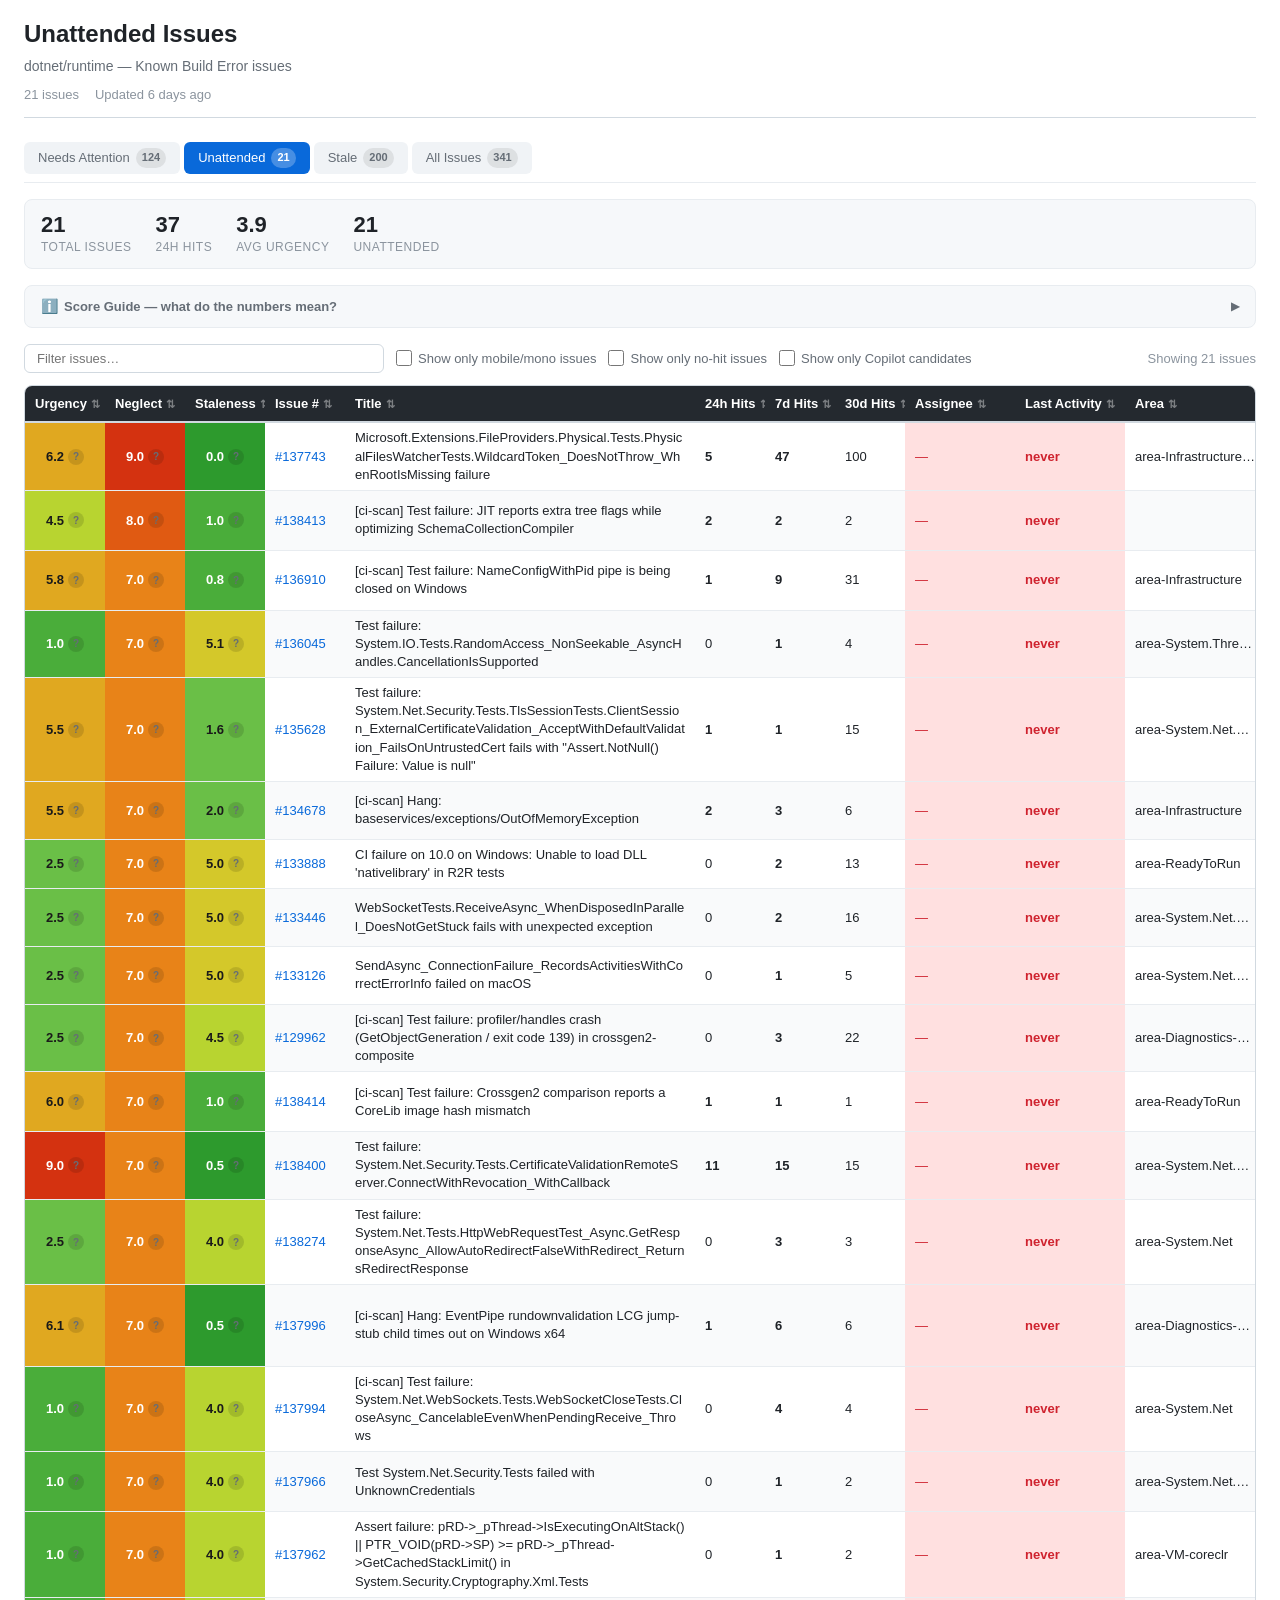
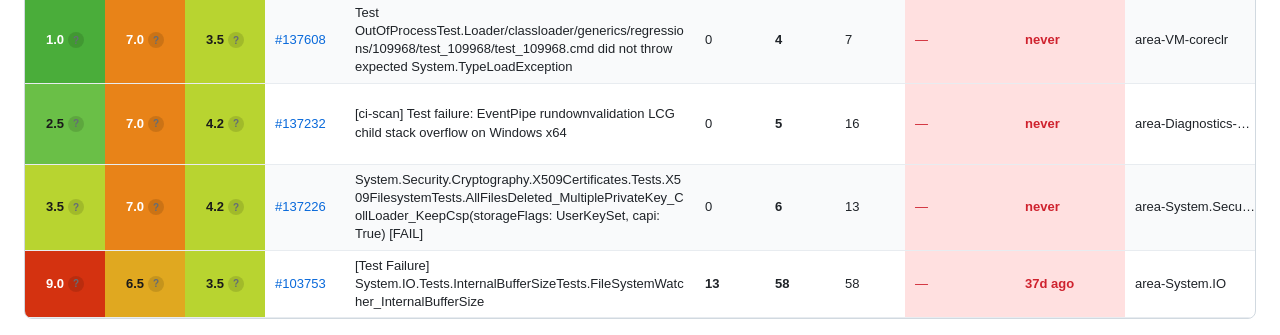
<file: pages/runtime/unattended.html>
<!DOCTYPE html>
<html lang="en">
<head>
  <meta charset="UTF-8">
  <meta name="viewport" content="width=device-width, initial-scale=1.0">
  <title>Unattended Issues — runtime — KBE Dashboard</title>
  <link rel="stylesheet" href="../shared-styles.css">
</head>
<body data-report="unattended">
  <div class="page-container">
    <div class="report-header">
      <h1>Unattended Issues</h1>
      <p class="subtitle">dotnet/runtime — Known Build Error issues</p>
      <div class="meta">
        <span>21 issues</span>
        <span id="last-updated" data-timestamp="2026-11-28T14:49:47Z">Updated…</span>
      </div>
    </div>

    <nav class="report-nav"><a href="needs-attention.html" class="">Needs Attention<span class="nav-count">124</span></a><a href="unattended.html" class="active">Unattended<span class="nav-count">21</span></a><a href="stale.html" class="">Stale<span class="nav-count">200</span></a><a href="all.html" class="">All Issues<span class="nav-count">341</span></a></nav>

    <div class="stats-bar"><div class="stat-item"><span class="stat-value">21</span><span class="stat-label">Total Issues</span></div><div class="stat-item"><span class="stat-value">37</span><span class="stat-label">24h Hits</span></div><div class="stat-item"><span class="stat-value">3.9</span><span class="stat-label">Avg Urgency</span></div><div class="stat-item"><span class="stat-value">21</span><span class="stat-label">Unattended</span></div></div>

    <details class="score-guide"><summary>Score Guide — what do the numbers mean?<span class="chevron">▶</span></summary><div class="score-guide-body"><div class="score-guide-card"><h3>Urgency (0–10)</h3><p class="guide-question">How urgently does this issue need attention?</p><ul><li>24-hour and 7-day hit counts</li><li>Hit trend (acceleration)</li><li>blocking-clean-ci label</li><li>Issue age vs hit volume</li><li>Whether unassigned</li></ul><p class="guide-hint">Higher = more urgent. Many recent hits, accelerating trends, or blocking labels push the score up.</p></div><div class="score-guide-card"><h3>Neglect (0–10)</h3><p class="guide-question">Is this issue being ignored despite being active?</p><ul><li>Hits with no assignee</li><li>Hits with no human comments</li><li>High hits + untriaged label</li><li>Days since last human comment</li><li>Missing area label</li></ul><p class="guide-hint">Higher = more neglected. Active issues with no one investigating score highest.</p></div><div class="score-guide-card"><h3>Staleness (0–10)</h3><p class="guide-question">Is this issue likely resolved or stale?</p><ul><li>Zero 24-hour hits</li><li>Zero 7-day hits</li><li>Days since last update</li><li>Issue age</li><li>Low monthly hit count</li></ul><p class="guide-hint">Higher = more stale. Issues with no recent hits and no recent updates score highest.</p></div></div></details>

    <div class="filter-bar"><input type="text" id="filter-input" placeholder="Filter issues…" aria-label="Filter issues"><label class="mobile-filter-toggle"><input type="checkbox" id="mobile-filter-checkbox"><span class="toggle-label">Show only mobile/mono issues</span></label><label class="mobile-filter-toggle"><input type="checkbox" id="no-hits-filter-checkbox"><span class="toggle-label">Show only no-hit issues</span></label><label class="mobile-filter-toggle" title="Issues with a known area label, excluding mobile/mono, special environments (iOS, Android, WASI, wasm), and infrastructure/VM-internals/AOT/GC areas. Sorted by staleness ascending (freshest first)."><input type="checkbox" id="copilot-candidate-filter-checkbox"><span class="toggle-label">Show only Copilot candidates</span></label><span class="active-label-filter" id="active-label-filter" style="display:none"></span><span class="row-count" id="row-count"></span></div><div class="table-container"><table class="data-table"><thead><tr><th data-sortable data-sort-type="number" style="width:80px">Urgency<span class="sort-indicator">⇅</span><span class="col-resize"></span></th><th data-sortable data-sort-type="number" style="width:80px">Neglect<span class="sort-indicator">⇅</span><span class="col-resize"></span></th><th data-sortable data-sort-type="number" style="width:80px">Staleness<span class="sort-indicator">⇅</span><span class="col-resize"></span></th><th data-sortable data-sort-type="number" style="width:80px">Issue #<span class="sort-indicator">⇅</span><span class="col-resize"></span></th><th data-sortable data-sort-type="text" style="width:350px">Title<span class="sort-indicator">⇅</span><span class="col-resize"></span></th><th data-sortable data-sort-type="number" style="width:70px">24h Hits<span class="sort-indicator">⇅</span><span class="col-resize"></span></th><th data-sortable data-sort-type="number" style="width:70px">7d Hits<span class="sort-indicator">⇅</span><span class="col-resize"></span></th><th data-sortable data-sort-type="number" style="width:70px">30d Hits<span class="sort-indicator">⇅</span><span class="col-resize"></span></th><th data-sortable data-sort-type="text" style="width:110px">Assignee<span class="sort-indicator">⇅</span><span class="col-resize"></span></th><th data-sortable data-sort-type="number" style="width:110px">Last Activity<span class="sort-indicator">⇅</span><span class="col-resize"></span></th><th data-sortable data-sort-type="text" style="width:140px">Area<span class="sort-indicator">⇅</span><span class="col-resize"></span></th><th data-sortable data-sort-type="number" style="width:60px">Age<span class="sort-indicator">⇅</span><span class="col-resize"></span></th><th data-sortable data-sort-type="text" style="width:280px">Labels<span class="sort-indicator">⇅</span><span class="col-resize"></span></th></tr></thead><tbody><tr><td class="score-td severity-6" data-sort-value="6.25"><span class="score-cell">6.2<span class="tooltip-trigger">?<span class="tooltip-content">Urgency: 6.2 / 10.0</span></span></span></td><td class="score-td severity-9" data-sort-value="9.00"><span class="score-cell">9.0<span class="tooltip-trigger">?<span class="tooltip-content">Neglect: 9.0 / 10.0</span></span></span></td><td class="score-td severity-0" data-sort-value="0.00"><span class="score-cell">0.0<span class="tooltip-trigger">?<span class="tooltip-content">Staleness: 0.0 / 10.0</span></span></span></td><td data-sort-value="137743"><a href="https://github.com/dotnet/runtime/issues/137743" target="_blank" rel="noopener">#137743</a></td><td class="title-cell">Microsoft.Extensions.FileProviders.Physical.Tests.PhysicalFilesWatcherTests.WildcardToken_DoesNotThrow_WhenRootIsMissing failure</td><td class="hits-active" data-sort-value="5">5</td><td class="hits-active" data-sort-value="47">47</td><td class="" data-sort-value="100">100</td><td class="no-assignee">—</td><td class="stale-activity" data-sort-value="99999">never</td><td>area-Infrastructure-libraries</td><td data-sort-value="10">10d</td><td class="labels-cell"><span class="label-badge clickable" data-label="area-Infrastructure-libraries">area-Infrastructure-libraries</span><span class="label-badge blocking clickable" data-label="blocking-clean-ci">blocking-clean-ci</span><span class="label-badge untriaged clickable" data-label="untriaged">untriaged</span></td></tr><tr><td class="score-td severity-4" data-sort-value="4.50"><span class="score-cell">4.5<span class="tooltip-trigger">?<span class="tooltip-content">Urgency: 4.5 / 10.0</span></span></span></td><td class="score-td severity-8" data-sort-value="8.00"><span class="score-cell">8.0<span class="tooltip-trigger">?<span class="tooltip-content">Neglect: 8.0 / 10.0</span></span></span></td><td class="score-td severity-1" data-sort-value="1.00"><span class="score-cell">1.0<span class="tooltip-trigger">?<span class="tooltip-content">Staleness: 1.0 / 10.0</span></span></span></td><td data-sort-value="138413"><a href="https://github.com/dotnet/runtime/issues/138413" target="_blank" rel="noopener">#138413</a></td><td class="title-cell">[ci-scan] Test failure: JIT reports extra tree flags while optimizing SchemaCollectionCompiler</td><td class="hits-active" data-sort-value="2">2</td><td class="hits-active" data-sort-value="2">2</td><td class="" data-sort-value="2">2</td><td class="no-assignee">—</td><td class="stale-activity" data-sort-value="99999">never</td><td></td><td data-sort-value="1">1d</td><td class="labels-cell"><span class="label-badge untriaged clickable" data-label="untriaged">untriaged</span><span class="label-badge clickable" data-label="blocking-clean-ci-optional">blocking-clean-ci-optional</span><span class="label-badge clickable" data-label="agentic-workflows">agentic-workflows</span></td></tr><tr><td class="score-td severity-6" data-sort-value="5.75"><span class="score-cell">5.8<span class="tooltip-trigger">?<span class="tooltip-content">Urgency: 5.8 / 10.0</span></span></span></td><td class="score-td severity-7" data-sort-value="7.00"><span class="score-cell">7.0<span class="tooltip-trigger">?<span class="tooltip-content">Neglect: 7.0 / 10.0</span></span></span></td><td class="score-td severity-1" data-sort-value="0.75"><span class="score-cell">0.8<span class="tooltip-trigger">?<span class="tooltip-content">Staleness: 0.8 / 10.0</span></span></span></td><td data-sort-value="136910"><a href="https://github.com/dotnet/runtime/issues/136910" target="_blank" rel="noopener">#136910</a></td><td class="title-cell">[ci-scan] Test failure: NameConfigWithPid pipe is being closed on Windows</td><td class="hits-active" data-sort-value="1">1</td><td class="hits-active" data-sort-value="9">9</td><td class="" data-sort-value="31">31</td><td class="no-assignee">—</td><td class="stale-activity" data-sort-value="99999">never</td><td>area-Infrastructure</td><td data-sort-value="25">25d</td><td class="labels-cell"><span class="label-badge blocking clickable" data-label="blocking-clean-ci">blocking-clean-ci</span><span class="label-badge clickable" data-label="area-Infrastructure">area-Infrastructure</span><span class="label-badge untriaged clickable" data-label="untriaged">untriaged</span><span class="label-badge clickable" data-label="agentic-workflows">agentic-workflows</span></td></tr><tr data-copilot-candidate="true"><td class="score-td severity-1" data-sort-value="1.00"><span class="score-cell">1.0<span class="tooltip-trigger">?<span class="tooltip-content">Urgency: 1.0 / 10.0</span></span></span></td><td class="score-td severity-7" data-sort-value="7.00"><span class="score-cell">7.0<span class="tooltip-trigger">?<span class="tooltip-content">Neglect: 7.0 / 10.0</span></span></span></td><td class="score-td severity-5" data-sort-value="5.12"><span class="score-cell">5.1<span class="tooltip-trigger">?<span class="tooltip-content">Staleness: 5.1 / 10.0</span></span></span></td><td data-sort-value="136045"><a href="https://github.com/dotnet/runtime/issues/136045" target="_blank" rel="noopener">#136045</a></td><td class="title-cell">Test failure: System.IO.Tests.RandomAccess_NonSeekable_AsyncHandles.CancellationIsSupported</td><td class="" data-sort-value="0">0</td><td class="hits-active" data-sort-value="1">1</td><td class="" data-sort-value="4">4</td><td class="no-assignee">—</td><td class="stale-activity" data-sort-value="99999">never</td><td>area-System.Threading.Tasks</td><td data-sort-value="40">40d</td><td class="labels-cell"><span class="label-badge clickable" data-label="area-System.Threading.Tasks">area-System.Threading.Tasks</span><span class="label-badge untriaged clickable" data-label="untriaged">untriaged</span><span class="label-badge clickable" data-label="blocking-clean-ci-optional">blocking-clean-ci-optional</span></td></tr><tr data-copilot-candidate="true"><td class="score-td severity-6" data-sort-value="5.50"><span class="score-cell">5.5<span class="tooltip-trigger">?<span class="tooltip-content">Urgency: 5.5 / 10.0</span></span></span></td><td class="score-td severity-7" data-sort-value="7.00"><span class="score-cell">7.0<span class="tooltip-trigger">?<span class="tooltip-content">Neglect: 7.0 / 10.0</span></span></span></td><td class="score-td severity-2" data-sort-value="1.62"><span class="score-cell">1.6<span class="tooltip-trigger">?<span class="tooltip-content">Staleness: 1.6 / 10.0</span></span></span></td><td data-sort-value="135628"><a href="https://github.com/dotnet/runtime/issues/135628" target="_blank" rel="noopener">#135628</a></td><td class="title-cell">Test failure: System.Net.Security.Tests.TlsSessionTests.ClientSession_ExternalCertificateValidation_AcceptWithDefaultValidation_FailsOnUntrustedCert fails with &quot;Assert.NotNull() Failure: Value is null&quot;</td><td class="hits-active" data-sort-value="1">1</td><td class="hits-active" data-sort-value="1">1</td><td class="" data-sort-value="15">15</td><td class="no-assignee">—</td><td class="stale-activity" data-sort-value="99999">never</td><td>area-System.Net.Security</td><td data-sort-value="46">46d</td><td class="labels-cell"><span class="label-badge clickable" data-label="area-System.Net.Security">area-System.Net.Security</span><span class="label-badge blocking clickable" data-label="blocking-clean-ci">blocking-clean-ci</span></td></tr><tr><td class="score-td severity-6" data-sort-value="5.50"><span class="score-cell">5.5<span class="tooltip-trigger">?<span class="tooltip-content">Urgency: 5.5 / 10.0</span></span></span></td><td class="score-td severity-7" data-sort-value="7.00"><span class="score-cell">7.0<span class="tooltip-trigger">?<span class="tooltip-content">Neglect: 7.0 / 10.0</span></span></span></td><td class="score-td severity-2" data-sort-value="2.00"><span class="score-cell">2.0<span class="tooltip-trigger">?<span class="tooltip-content">Staleness: 2.0 / 10.0</span></span></span></td><td data-sort-value="134678"><a href="https://github.com/dotnet/runtime/issues/134678" target="_blank" rel="noopener">#134678</a></td><td class="title-cell">[ci-scan] Hang: baseservices/exceptions/OutOfMemoryException</td><td class="hits-active" data-sort-value="2">2</td><td class="hits-active" data-sort-value="3">3</td><td class="" data-sort-value="6">6</td><td class="no-assignee">—</td><td class="stale-activity" data-sort-value="99999">never</td><td>area-Infrastructure</td><td data-sort-value="63">63d</td><td class="labels-cell"><span class="label-badge blocking clickable" data-label="blocking-clean-ci">blocking-clean-ci</span><span class="label-badge clickable" data-label="area-Infrastructure">area-Infrastructure</span><span class="label-badge untriaged clickable" data-label="untriaged">untriaged</span></td></tr><tr data-copilot-candidate="true"><td class="score-td severity-2" data-sort-value="2.50"><span class="score-cell">2.5<span class="tooltip-trigger">?<span class="tooltip-content">Urgency: 2.5 / 10.0</span></span></span></td><td class="score-td severity-7" data-sort-value="7.00"><span class="score-cell">7.0<span class="tooltip-trigger">?<span class="tooltip-content">Neglect: 7.0 / 10.0</span></span></span></td><td class="score-td severity-5" data-sort-value="5.00"><span class="score-cell">5.0<span class="tooltip-trigger">?<span class="tooltip-content">Staleness: 5.0 / 10.0</span></span></span></td><td data-sort-value="133888"><a href="https://github.com/dotnet/runtime/issues/133888" target="_blank" rel="noopener">#133888</a></td><td class="title-cell">CI failure on 10.0 on Windows: Unable to load DLL &#x27;nativelibrary&#x27; in R2R tests</td><td class="" data-sort-value="0">0</td><td class="hits-active" data-sort-value="2">2</td><td class="" data-sort-value="13">13</td><td class="no-assignee">—</td><td class="stale-activity" data-sort-value="99999">never</td><td>area-ReadyToRun</td><td data-sort-value="74">74d</td><td class="labels-cell"><span class="label-badge clickable" data-label="area-ReadyToRun">area-ReadyToRun</span><span class="label-badge blocking clickable" data-label="blocking-clean-ci">blocking-clean-ci</span></td></tr><tr data-copilot-candidate="true"><td class="score-td severity-2" data-sort-value="2.50"><span class="score-cell">2.5<span class="tooltip-trigger">?<span class="tooltip-content">Urgency: 2.5 / 10.0</span></span></span></td><td class="score-td severity-7" data-sort-value="7.00"><span class="score-cell">7.0<span class="tooltip-trigger">?<span class="tooltip-content">Neglect: 7.0 / 10.0</span></span></span></td><td class="score-td severity-5" data-sort-value="5.00"><span class="score-cell">5.0<span class="tooltip-trigger">?<span class="tooltip-content">Staleness: 5.0 / 10.0</span></span></span></td><td data-sort-value="133446"><a href="https://github.com/dotnet/runtime/issues/133446" target="_blank" rel="noopener">#133446</a></td><td class="title-cell">WebSocketTests.ReceiveAsync_WhenDisposedInParallel_DoesNotGetStuck fails with unexpected exception</td><td class="" data-sort-value="0">0</td><td class="hits-active" data-sort-value="2">2</td><td class="" data-sort-value="16">16</td><td class="no-assignee">—</td><td class="stale-activity" data-sort-value="99999">never</td><td>area-System.Net.Sockets</td><td data-sort-value="80">80d</td><td class="labels-cell"><span class="label-badge clickable" data-label="area-System.Net.Sockets">area-System.Net.Sockets</span><span class="label-badge blocking clickable" data-label="blocking-clean-ci">blocking-clean-ci</span></td></tr><tr data-copilot-candidate="true"><td class="score-td severity-2" data-sort-value="2.50"><span class="score-cell">2.5<span class="tooltip-trigger">?<span class="tooltip-content">Urgency: 2.5 / 10.0</span></span></span></td><td class="score-td severity-7" data-sort-value="7.00"><span class="score-cell">7.0<span class="tooltip-trigger">?<span class="tooltip-content">Neglect: 7.0 / 10.0</span></span></span></td><td class="score-td severity-5" data-sort-value="5.00"><span class="score-cell">5.0<span class="tooltip-trigger">?<span class="tooltip-content">Staleness: 5.0 / 10.0</span></span></span></td><td data-sort-value="133126"><a href="https://github.com/dotnet/runtime/issues/133126" target="_blank" rel="noopener">#133126</a></td><td class="title-cell">SendAsync_ConnectionFailure_RecordsActivitiesWithCorrectErrorInfo failed on macOS</td><td class="" data-sort-value="0">0</td><td class="hits-active" data-sort-value="1">1</td><td class="" data-sort-value="5">5</td><td class="no-assignee">—</td><td class="stale-activity" data-sort-value="99999">never</td><td>area-System.Net.Http</td><td data-sort-value="86">86d</td><td class="labels-cell"><span class="label-badge clickable" data-label="area-System.Net.Http">area-System.Net.Http</span><span class="label-badge clickable" data-label="test-bug">test-bug</span><span class="label-badge blocking clickable" data-label="blocking-clean-ci">blocking-clean-ci</span></td></tr><tr data-copilot-candidate="true"><td class="score-td severity-2" data-sort-value="2.50"><span class="score-cell">2.5<span class="tooltip-trigger">?<span class="tooltip-content">Urgency: 2.5 / 10.0</span></span></span></td><td class="score-td severity-7" data-sort-value="7.00"><span class="score-cell">7.0<span class="tooltip-trigger">?<span class="tooltip-content">Neglect: 7.0 / 10.0</span></span></span></td><td class="score-td severity-4" data-sort-value="4.50"><span class="score-cell">4.5<span class="tooltip-trigger">?<span class="tooltip-content">Staleness: 4.5 / 10.0</span></span></span></td><td data-sort-value="129962"><a href="https://github.com/dotnet/runtime/issues/129962" target="_blank" rel="noopener">#129962</a></td><td class="title-cell">[ci-scan] Test failure: profiler/handles crash (GetObjectGeneration / exit code 139) in crossgen2-composite</td><td class="" data-sort-value="0">0</td><td class="hits-active" data-sort-value="3">3</td><td class="" data-sort-value="22">22</td><td class="no-assignee">—</td><td class="stale-activity" data-sort-value="99999">never</td><td>area-Diagnostics-coreclr</td><td data-sort-value="152">152d</td><td class="labels-cell"><span class="label-badge clickable" data-label="area-Diagnostics-coreclr">area-Diagnostics-coreclr</span><span class="label-badge blocking clickable" data-label="blocking-clean-ci">blocking-clean-ci</span><span class="label-badge clickable" data-label="agentic-workflows">agentic-workflows</span></td></tr><tr data-copilot-candidate="true"><td class="score-td severity-6" data-sort-value="6.00"><span class="score-cell">6.0<span class="tooltip-trigger">?<span class="tooltip-content">Urgency: 6.0 / 10.0</span></span></span></td><td class="score-td severity-7" data-sort-value="7.00"><span class="score-cell">7.0<span class="tooltip-trigger">?<span class="tooltip-content">Neglect: 7.0 / 10.0</span></span></span></td><td class="score-td severity-1" data-sort-value="1.00"><span class="score-cell">1.0<span class="tooltip-trigger">?<span class="tooltip-content">Staleness: 1.0 / 10.0</span></span></span></td><td data-sort-value="138414"><a href="https://github.com/dotnet/runtime/issues/138414" target="_blank" rel="noopener">#138414</a></td><td class="title-cell">[ci-scan] Test failure: Crossgen2 comparison reports a CoreLib image hash mismatch</td><td class="hits-active" data-sort-value="1">1</td><td class="hits-active" data-sort-value="1">1</td><td class="" data-sort-value="1">1</td><td class="no-assignee">—</td><td class="stale-activity" data-sort-value="99999">never</td><td>area-ReadyToRun</td><td data-sort-value="1">1d</td><td class="labels-cell"><span class="label-badge clickable" data-label="area-ReadyToRun">area-ReadyToRun</span><span class="label-badge blocking clickable" data-label="blocking-clean-ci">blocking-clean-ci</span><span class="label-badge untriaged clickable" data-label="untriaged">untriaged</span><span class="label-badge clickable" data-label="agentic-workflows">agentic-workflows</span></td></tr><tr data-copilot-candidate="true"><td class="score-td severity-9" data-sort-value="9.00"><span class="score-cell">9.0<span class="tooltip-trigger">?<span class="tooltip-content">Urgency: 9.0 / 10.0</span></span></span></td><td class="score-td severity-7" data-sort-value="7.00"><span class="score-cell">7.0<span class="tooltip-trigger">?<span class="tooltip-content">Neglect: 7.0 / 10.0</span></span></span></td><td class="score-td severity-0" data-sort-value="0.50"><span class="score-cell">0.5<span class="tooltip-trigger">?<span class="tooltip-content">Staleness: 0.5 / 10.0</span></span></span></td><td data-sort-value="138400"><a href="https://github.com/dotnet/runtime/issues/138400" target="_blank" rel="noopener">#138400</a></td><td class="title-cell">Test failure: System.Net.Security.Tests.CertificateValidationRemoteServer.ConnectWithRevocation_WithCallback</td><td class="hits-active" data-sort-value="11">11</td><td class="hits-active" data-sort-value="15">15</td><td class="" data-sort-value="15">15</td><td class="no-assignee">—</td><td class="stale-activity" data-sort-value="99999">never</td><td>area-System.Net.Security</td><td data-sort-value="1">1d</td><td class="labels-cell"><span class="label-badge clickable" data-label="area-System.Net.Security">area-System.Net.Security</span><span class="label-badge blocking clickable" data-label="blocking-clean-ci">blocking-clean-ci</span><span class="label-badge untriaged clickable" data-label="untriaged">untriaged</span></td></tr><tr data-copilot-candidate="true"><td class="score-td severity-2" data-sort-value="2.50"><span class="score-cell">2.5<span class="tooltip-trigger">?<span class="tooltip-content">Urgency: 2.5 / 10.0</span></span></span></td><td class="score-td severity-7" data-sort-value="7.00"><span class="score-cell">7.0<span class="tooltip-trigger">?<span class="tooltip-content">Neglect: 7.0 / 10.0</span></span></span></td><td class="score-td severity-4" data-sort-value="4.00"><span class="score-cell">4.0<span class="tooltip-trigger">?<span class="tooltip-content">Staleness: 4.0 / 10.0</span></span></span></td><td data-sort-value="138274"><a href="https://github.com/dotnet/runtime/issues/138274" target="_blank" rel="noopener">#138274</a></td><td class="title-cell">Test failure: System.Net.Tests.HttpWebRequestTest_Async.GetResponseAsync_AllowAutoRedirectFalseWithRedirect_ReturnsRedirectResponse</td><td class="" data-sort-value="0">0</td><td class="hits-active" data-sort-value="3">3</td><td class="" data-sort-value="3">3</td><td class="no-assignee">—</td><td class="stale-activity" data-sort-value="99999">never</td><td>area-System.Net</td><td data-sort-value="3">3d</td><td class="labels-cell"><span class="label-badge clickable" data-label="area-System.Net">area-System.Net</span><span class="label-badge blocking clickable" data-label="blocking-clean-ci">blocking-clean-ci</span><span class="label-badge untriaged clickable" data-label="untriaged">untriaged</span></td></tr><tr data-copilot-candidate="true"><td class="score-td severity-6" data-sort-value="6.12"><span class="score-cell">6.1<span class="tooltip-trigger">?<span class="tooltip-content">Urgency: 6.1 / 10.0</span></span></span></td><td class="score-td severity-7" data-sort-value="7.00"><span class="score-cell">7.0<span class="tooltip-trigger">?<span class="tooltip-content">Neglect: 7.0 / 10.0</span></span></span></td><td class="score-td severity-0" data-sort-value="0.50"><span class="score-cell">0.5<span class="tooltip-trigger">?<span class="tooltip-content">Staleness: 0.5 / 10.0</span></span></span></td><td data-sort-value="137996"><a href="https://github.com/dotnet/runtime/issues/137996" target="_blank" rel="noopener">#137996</a></td><td class="title-cell">[ci-scan] Hang: EventPipe rundownvalidation LCG jump-stub child times out on Windows x64</td><td class="hits-active" data-sort-value="1">1</td><td class="hits-active" data-sort-value="6">6</td><td class="" data-sort-value="6">6</td><td class="no-assignee">—</td><td class="stale-activity" data-sort-value="99999">never</td><td>area-Diagnostics-coreclr</td><td data-sort-value="8">8d</td><td class="labels-cell"><span class="label-badge clickable" data-label="area-Diagnostics-coreclr">area-Diagnostics-coreclr</span><span class="label-badge blocking clickable" data-label="blocking-clean-ci">blocking-clean-ci</span><span class="label-badge untriaged clickable" data-label="untriaged">untriaged</span><span class="label-badge clickable" data-label="agentic-workflows">agentic-workflows</span></td></tr><tr data-copilot-candidate="true"><td class="score-td severity-1" data-sort-value="1.00"><span class="score-cell">1.0<span class="tooltip-trigger">?<span class="tooltip-content">Urgency: 1.0 / 10.0</span></span></span></td><td class="score-td severity-7" data-sort-value="7.00"><span class="score-cell">7.0<span class="tooltip-trigger">?<span class="tooltip-content">Neglect: 7.0 / 10.0</span></span></span></td><td class="score-td severity-4" data-sort-value="4.00"><span class="score-cell">4.0<span class="tooltip-trigger">?<span class="tooltip-content">Staleness: 4.0 / 10.0</span></span></span></td><td data-sort-value="137994"><a href="https://github.com/dotnet/runtime/issues/137994" target="_blank" rel="noopener">#137994</a></td><td class="title-cell">[ci-scan] Test failure: System.Net.WebSockets.Tests.WebSocketCloseTests.CloseAsync_CancelableEvenWhenPendingReceive_Throws</td><td class="" data-sort-value="0">0</td><td class="hits-active" data-sort-value="4">4</td><td class="" data-sort-value="4">4</td><td class="no-assignee">—</td><td class="stale-activity" data-sort-value="99999">never</td><td>area-System.Net</td><td data-sort-value="8">8d</td><td class="labels-cell"><span class="label-badge clickable" data-label="area-System.Net">area-System.Net</span><span class="label-badge untriaged clickable" data-label="untriaged">untriaged</span><span class="label-badge clickable" data-label="blocking-clean-ci-optional">blocking-clean-ci-optional</span><span class="label-badge clickable" data-label="agentic-workflows">agentic-workflows</span></td></tr><tr data-copilot-candidate="true"><td class="score-td severity-1" data-sort-value="1.00"><span class="score-cell">1.0<span class="tooltip-trigger">?<span class="tooltip-content">Urgency: 1.0 / 10.0</span></span></span></td><td class="score-td severity-7" data-sort-value="7.00"><span class="score-cell">7.0<span class="tooltip-trigger">?<span class="tooltip-content">Neglect: 7.0 / 10.0</span></span></span></td><td class="score-td severity-4" data-sort-value="4.00"><span class="score-cell">4.0<span class="tooltip-trigger">?<span class="tooltip-content">Staleness: 4.0 / 10.0</span></span></span></td><td data-sort-value="137966"><a href="https://github.com/dotnet/runtime/issues/137966" target="_blank" rel="noopener">#137966</a></td><td class="title-cell">Test System.Net.Security.Tests failed with UnknownCredentials</td><td class="" data-sort-value="0">0</td><td class="hits-active" data-sort-value="1">1</td><td class="" data-sort-value="2">2</td><td class="no-assignee">—</td><td class="stale-activity" data-sort-value="99999">never</td><td>area-System.Net.Security</td><td data-sort-value="8">8d</td><td class="labels-cell"><span class="label-badge clickable" data-label="area-System.Net.Security">area-System.Net.Security</span><span class="label-badge clickable" data-label="blocking-clean-ci-optional">blocking-clean-ci-optional</span></td></tr><tr><td class="score-td severity-1" data-sort-value="1.00"><span class="score-cell">1.0<span class="tooltip-trigger">?<span class="tooltip-content">Urgency: 1.0 / 10.0</span></span></span></td><td class="score-td severity-7" data-sort-value="7.00"><span class="score-cell">7.0<span class="tooltip-trigger">?<span class="tooltip-content">Neglect: 7.0 / 10.0</span></span></span></td><td class="score-td severity-4" data-sort-value="4.00"><span class="score-cell">4.0<span class="tooltip-trigger">?<span class="tooltip-content">Staleness: 4.0 / 10.0</span></span></span></td><td data-sort-value="137962"><a href="https://github.com/dotnet/runtime/issues/137962" target="_blank" rel="noopener">#137962</a></td><td class="title-cell">Assert failure: pRD-&gt;_pThread-&gt;IsExecutingOnAltStack() || PTR_VOID(pRD-&gt;SP) &gt;= pRD-&gt;_pThread-&gt;GetCachedStackLimit() in System.Security.Cryptography.Xml.Tests</td><td class="" data-sort-value="0">0</td><td class="hits-active" data-sort-value="1">1</td><td class="" data-sort-value="2">2</td><td class="no-assignee">—</td><td class="stale-activity" data-sort-value="99999">never</td><td>area-VM-coreclr</td><td data-sort-value="8">8d</td><td class="labels-cell"><span class="label-badge clickable" data-label="area-VM-coreclr">area-VM-coreclr</span><span class="label-badge untriaged clickable" data-label="untriaged">untriaged</span><span class="label-badge clickable" data-label="blocking-clean-ci-optional">blocking-clean-ci-optional</span></td></tr><tr><td class="score-td severity-1" data-sort-value="1.00"><span class="score-cell">1.0<span class="tooltip-trigger">?<span class="tooltip-content">Urgency: 1.0 / 10.0</span></span></span></td><td class="score-td severity-7" data-sort-value="7.00"><span class="score-cell">7.0<span class="tooltip-trigger">?<span class="tooltip-content">Neglect: 7.0 / 10.0</span></span></span></td><td class="score-td severity-4" data-sort-value="3.50"><span class="score-cell">3.5<span class="tooltip-trigger">?<span class="tooltip-content">Staleness: 3.5 / 10.0</span></span></span></td><td data-sort-value="137608"><a href="https://github.com/dotnet/runtime/issues/137608" target="_blank" rel="noopener">#137608</a></td><td class="title-cell">Test OutOfProcessTest.Loader/classloader/generics/regressions/109968/test_109968/test_109968.cmd did not throw expected System.TypeLoadException</td><td class="" data-sort-value="0">0</td><td class="hits-active" data-sort-value="4">4</td><td class="" data-sort-value="7">7</td><td class="no-assignee">—</td><td class="stale-activity" data-sort-value="99999">never</td><td>area-VM-coreclr</td><td data-sort-value="12">12d</td><td class="labels-cell"><span class="label-badge clickable" data-label="area-VM-coreclr">area-VM-coreclr</span><span class="label-badge untriaged clickable" data-label="untriaged">untriaged</span><span class="label-badge clickable" data-label="blocking-clean-ci-optional">blocking-clean-ci-optional</span></td></tr><tr data-copilot-candidate="true"><td class="score-td severity-2" data-sort-value="2.50"><span class="score-cell">2.5<span class="tooltip-trigger">?<span class="tooltip-content">Urgency: 2.5 / 10.0</span></span></span></td><td class="score-td severity-7" data-sort-value="7.00"><span class="score-cell">7.0<span class="tooltip-trigger">?<span class="tooltip-content">Neglect: 7.0 / 10.0</span></span></span></td><td class="score-td severity-4" data-sort-value="4.25"><span class="score-cell">4.2<span class="tooltip-trigger">?<span class="tooltip-content">Staleness: 4.2 / 10.0</span></span></span></td><td data-sort-value="137232"><a href="https://github.com/dotnet/runtime/issues/137232" target="_blank" rel="noopener">#137232</a></td><td class="title-cell">[ci-scan] Test failure: EventPipe rundownvalidation LCG child stack overflow on Windows x64</td><td class="" data-sort-value="0">0</td><td class="hits-active" data-sort-value="5">5</td><td class="" data-sort-value="16">16</td><td class="no-assignee">—</td><td class="stale-activity" data-sort-value="99999">never</td><td>area-Diagnostics-coreclr</td><td data-sort-value="18">18d</td><td class="labels-cell"><span class="label-badge clickable" data-label="area-Diagnostics-coreclr">area-Diagnostics-coreclr</span><span class="label-badge blocking clickable" data-label="blocking-clean-ci">blocking-clean-ci</span><span class="label-badge untriaged clickable" data-label="untriaged">untriaged</span><span class="label-badge clickable" data-label="agentic-workflows">agentic-workflows</span></td></tr><tr data-copilot-candidate="true"><td class="score-td severity-4" data-sort-value="3.50"><span class="score-cell">3.5<span class="tooltip-trigger">?<span class="tooltip-content">Urgency: 3.5 / 10.0</span></span></span></td><td class="score-td severity-7" data-sort-value="7.00"><span class="score-cell">7.0<span class="tooltip-trigger">?<span class="tooltip-content">Neglect: 7.0 / 10.0</span></span></span></td><td class="score-td severity-4" data-sort-value="4.25"><span class="score-cell">4.2<span class="tooltip-trigger">?<span class="tooltip-content">Staleness: 4.2 / 10.0</span></span></span></td><td data-sort-value="137226"><a href="https://github.com/dotnet/runtime/issues/137226" target="_blank" rel="noopener">#137226</a></td><td class="title-cell">System.Security.Cryptography.X509Certificates.Tests.X509FilesystemTests.AllFilesDeleted_MultiplePrivateKey_CollLoader_KeepCsp(storageFlags: UserKeySet, capi: True) [FAIL]</td><td class="" data-sort-value="0">0</td><td class="hits-active" data-sort-value="6">6</td><td class="" data-sort-value="13">13</td><td class="no-assignee">—</td><td class="stale-activity" data-sort-value="99999">never</td><td>area-System.Security</td><td data-sort-value="18">18d</td><td class="labels-cell"><span class="label-badge clickable" data-label="area-System.Security">area-System.Security</span><span class="label-badge blocking clickable" data-label="blocking-clean-ci">blocking-clean-ci</span><span class="label-badge untriaged clickable" data-label="untriaged">untriaged</span></td></tr><tr data-copilot-candidate="true"><td class="score-td severity-9" data-sort-value="9.00"><span class="score-cell">9.0<span class="tooltip-trigger">?<span class="tooltip-content">Urgency: 9.0 / 10.0</span></span></span></td><td class="score-td severity-6" data-sort-value="6.50"><span class="score-cell">6.5<span class="tooltip-trigger">?<span class="tooltip-content">Neglect: 6.5 / 10.0</span></span></span></td><td class="score-td severity-4" data-sort-value="3.50"><span class="score-cell">3.5<span class="tooltip-trigger">?<span class="tooltip-content">Staleness: 3.5 / 10.0</span></span></span></td><td data-sort-value="103753"><a href="https://github.com/dotnet/runtime/issues/103753" target="_blank" rel="noopener">#103753</a></td><td class="title-cell">[Test Failure] System.IO.Tests.InternalBufferSizeTests.FileSystemWatcher_InternalBufferSize</td><td class="hits-active" data-sort-value="13">13</td><td class="hits-active" data-sort-value="58">58</td><td class="" data-sort-value="58">58</td><td class="no-assignee">—</td><td class="stale-activity" data-sort-value="37">37d ago</td><td>area-System.IO</td><td data-sort-value="891">891d</td><td class="labels-cell"><span class="label-badge clickable" data-label="area-System.IO">area-System.IO</span><span class="label-badge blocking clickable" data-label="blocking-clean-ci">blocking-clean-ci</span><span class="label-badge untriaged clickable" data-label="untriaged">untriaged</span></td></tr></tbody></table></div>
  </div>

  <script src="../shared-ui.js"></script>
</body>
</html>
</file>
<file: docs/shared-styles.css>
/* ============================================================
   KBE Issue Dashboard — Shared Styles
   ============================================================ */

/* --- CSS Variables --- */
:root {
  /* Score severity scale (green → red) */
  --score-0: #2d9a2d;
  --score-1: #4aad3a;
  --score-2: #6abf47;
  --score-3: #8ecc44;
  --score-4: #b8d430;
  --score-5: #d4c82a;
  --score-6: #e0a820;
  --score-7: #e88318;
  --score-8: #e05a12;
  --score-9: #d43210;
  --score-10: #c0180a;

  /* Score text colors (darker for readability) */
  --score-text-light: #fff;
  --score-text-dark: #1a1a1a;

  /* Backgrounds */
  --bg-primary: #ffffff;
  --bg-secondary: #f6f8fa;
  --bg-row-alt: #f9fafb;
  --bg-row-hover: #edf2f7;
  --bg-header: #24292f;
  --bg-danger: #ffe0e0;
  --bg-nav: #f0f3f6;

  /* Text */
  --text-primary: #1f2328;
  --text-secondary: #656d76;
  --text-muted: #8b949e;
  --text-link: #0969da;
  --text-header: #ffffff;

  /* Borders */
  --border-default: #d1d9e0;
  --border-muted: #e8ecf0;

  /* Badges */
  --badge-blocking: #cf222e;
  --badge-untriaged: #bf8700;
  --badge-default: #6e7781;

  /* Misc */
  --tooltip-bg: #2d333b;
  --tooltip-text: #e6edf3;
  --nav-active: #0969da;
  --focus-ring: #0969da;
}

/* --- Dark Mode --- */
@media (prefers-color-scheme: dark) {
  :root {
    --bg-primary: #0d1117;
    --bg-secondary: #161b22;
    --bg-row-alt: #161b22;
    --bg-row-hover: #1c2129;
    --bg-header: #010409;
    --bg-danger: #3d1418;
    --bg-nav: #161b22;

    --text-primary: #e6edf3;
    --text-secondary: #8b949e;
    --text-muted: #6e7781;
    --text-link: #58a6ff;
    --text-header: #e6edf3;

    --border-default: #30363d;
    --border-muted: #21262d;

    --tooltip-bg: #343942;
    --tooltip-text: #e6edf3;
  }
}

/* --- Reset & Base --- */
*, *::before, *::after {
  box-sizing: border-box;
}

body {
  margin: 0;
  padding: 0;
  font-family: -apple-system, BlinkMacSystemFont, "Segoe UI", "Noto Sans", Helvetica, Arial, sans-serif;
  font-size: 14px;
  line-height: 1.5;
  color: var(--text-primary);
  background: var(--bg-primary);
}

a {
  color: var(--text-link);
  text-decoration: none;
}
a:hover {
  text-decoration: underline;
}

/* --- Page Layout --- */
.page-container {
  max-width: 1600px;
  margin: 0 auto;
  padding: 16px 24px;
}

/* --- Report Header --- */
.report-header {
  margin-bottom: 16px;
  padding-bottom: 12px;
  border-bottom: 1px solid var(--border-default);
}

.report-header h1 {
  margin: 0 0 4px 0;
  font-size: 24px;
  font-weight: 600;
}

.report-header .subtitle {
  color: var(--text-secondary);
  font-size: 14px;
  margin: 0;
}

.report-header .meta {
  display: flex;
  gap: 16px;
  margin-top: 8px;
  font-size: 13px;
  color: var(--text-muted);
}

/* --- Navigation Bar --- */
.report-nav {
  display: flex;
  gap: 4px;
  padding: 8px 0;
  margin-bottom: 16px;
  border-bottom: 1px solid var(--border-muted);
  flex-wrap: wrap;
}

.report-nav a {
  display: inline-flex;
  align-items: center;
  gap: 6px;
  padding: 6px 14px;
  border-radius: 6px;
  font-size: 13px;
  font-weight: 500;
  color: var(--text-secondary);
  background: var(--bg-nav);
  transition: background 0.15s, color 0.15s;
}

.report-nav a:hover {
  background: var(--bg-row-hover);
  color: var(--text-primary);
  text-decoration: none;
}

.report-nav a.active {
  background: var(--nav-active);
  color: #fff;
}

.report-nav .nav-count {
  display: inline-flex;
  align-items: center;
  justify-content: center;
  min-width: 20px;
  height: 20px;
  padding: 0 6px;
  border-radius: 10px;
  font-size: 11px;
  font-weight: 600;
  background: rgba(0, 0, 0, 0.08);
  color: inherit;
}

.report-nav a.active .nav-count {
  background: rgba(255, 255, 255, 0.25);
}

/* --- Summary Stats Bar --- */
.stats-bar {
  display: flex;
  gap: 24px;
  padding: 12px 16px;
  margin-bottom: 16px;
  background: var(--bg-secondary);
  border: 1px solid var(--border-muted);
  border-radius: 8px;
  flex-wrap: wrap;
}

.stat-item {
  display: flex;
  flex-direction: column;
  align-items: flex-start;
}

.stat-value {
  font-size: 22px;
  font-weight: 700;
  line-height: 1.2;
}

.stat-label {
  font-size: 12px;
  color: var(--text-muted);
  text-transform: uppercase;
  letter-spacing: 0.5px;
}

/* --- Filter Bar --- */
.filter-bar {
  display: flex;
  align-items: center;
  gap: 12px;
  margin-bottom: 12px;
}

.filter-bar input[type="text"] {
  flex: 1;
  max-width: 360px;
  padding: 6px 12px;
  border: 1px solid var(--border-default);
  border-radius: 6px;
  font-size: 13px;
  background: var(--bg-primary);
  color: var(--text-primary);
  outline: none;
  transition: border-color 0.15s;
}

.filter-bar input[type="text"]:focus {
  border-color: var(--focus-ring);
  box-shadow: 0 0 0 3px rgba(9, 105, 218, 0.15);
}

.filter-bar .row-count {
  font-size: 13px;
  color: var(--text-muted);
  margin-left: auto;
}

/* --- Table Container (horizontal scroll) --- */
.table-container {
  overflow-x: auto;
  border: 1px solid var(--border-default);
  border-radius: 8px;
}

/* --- Data Table --- */
.data-table {
  width: 100%;
  border-collapse: collapse;
  font-size: 13px;
  table-layout: fixed;
  min-width: 1200px;
}

.data-table thead {
  position: sticky;
  top: 0;
  z-index: 10;
}

.data-table th {
  background: var(--bg-header);
  color: var(--text-header);
  font-weight: 600;
  text-align: left;
  padding: 8px 10px;
  border-bottom: 2px solid var(--border-default);
  white-space: nowrap;
  position: relative;
  user-select: none;
  cursor: pointer;
}

.data-table th:hover {
  background: #363d45;
}

.data-table th .sort-indicator {
  display: inline-block;
  width: 14px;
  margin-left: 4px;
  font-size: 11px;
  opacity: 0.4;
}

.data-table th.sorted .sort-indicator {
  opacity: 1;
}

/* Column resize handle */
.data-table th .col-resize {
  position: absolute;
  right: 0;
  top: 0;
  bottom: 0;
  width: 5px;
  cursor: col-resize;
  background: transparent;
}

.data-table th .col-resize:hover,
.data-table th .col-resize.resizing {
  background: var(--focus-ring);
}

.data-table td {
  padding: 6px 10px;
  border-bottom: 1px solid var(--border-muted);
  white-space: nowrap;
  overflow: hidden;
  text-overflow: ellipsis;
}

/* Alternating rows */
.data-table tbody tr:nth-child(even) {
  background: var(--bg-row-alt);
}

.data-table tbody tr:hover {
  background: var(--bg-row-hover);
}

/* Focus for keyboard nav */
.data-table tbody tr:focus {
  outline: 2px solid var(--focus-ring);
  outline-offset: -2px;
}

/* --- Score Severity Classes --- */
.score-cell {
  display: inline-flex;
  align-items: center;
  gap: 4px;
  font-weight: 600;
  font-variant-numeric: tabular-nums;
}

.severity-0 { background-color: var(--score-0); color: var(--score-text-light); }
.severity-1 { background-color: var(--score-1); color: var(--score-text-light); }
.severity-2 { background-color: var(--score-2); color: var(--score-text-dark); }
.severity-3 { background-color: var(--score-3); color: var(--score-text-dark); }
.severity-4 { background-color: var(--score-4); color: var(--score-text-dark); }
.severity-5 { background-color: var(--score-5); color: var(--score-text-dark); }
.severity-6 { background-color: var(--score-6); color: var(--score-text-dark); }
.severity-7 { background-color: var(--score-7); color: var(--score-text-light); }
.severity-8 { background-color: var(--score-8); color: var(--score-text-light); }
.severity-9 { background-color: var(--score-9); color: var(--score-text-light); }
.severity-10 { background-color: var(--score-10); color: var(--score-text-light); }

td.score-td {
  padding: 4px 8px;
  border-radius: 0;
  text-align: center;
}

/* --- Assignee Highlight --- */
.no-assignee {
  background-color: var(--bg-danger) !important;
  font-style: italic;
  color: var(--badge-blocking);
}

/* --- Last Activity Highlight --- */
.stale-activity {
  background-color: var(--bg-danger) !important;
  color: var(--badge-blocking);
  font-weight: 600;
}

/* --- Bold Hits --- */
.hits-active {
  font-weight: 700;
}

/* --- Label Badges --- */
.label-badge {
  display: inline-block;
  padding: 2px 8px;
  border-radius: 12px;
  font-size: 11px;
  font-weight: 600;
  line-height: 1.4;
  white-space: nowrap;
  margin: 1px 2px;
}

.label-badge.blocking {
  background: var(--badge-blocking);
  color: #fff;
}

.label-badge.untriaged {
  background: var(--badge-untriaged);
  color: #fff;
}

.label-badge.area {
  background: var(--bg-nav);
  color: var(--text-secondary);
  border: 1px solid var(--border-default);
}

.label-badge.default {
  background: var(--bg-nav);
  color: var(--badge-default);
}

/* --- Title Cell --- */
.title-cell {
  max-width: 350px;
  overflow: hidden;
  text-overflow: ellipsis;
  white-space: nowrap;
}

/* --- Tooltip --- */
.tooltip-trigger {
  display: inline-flex;
  align-items: center;
  justify-content: center;
  width: 16px;
  height: 16px;
  border-radius: 50%;
  font-size: 10px;
  font-weight: 700;
  background: rgba(0, 0, 0, 0.12);
  color: var(--text-secondary);
  cursor: help;
  position: relative;
  flex-shrink: 0;
}

.tooltip-trigger:hover,
.tooltip-trigger.active {
  background: rgba(0, 0, 0, 0.25);
}

.tooltip-content {
  display: none;
  position: absolute;
  bottom: calc(100% + 8px);
  left: 50%;
  transform: translateX(-50%);
  min-width: 320px;
  padding: 10px 14px;
  background: var(--tooltip-bg);
  color: var(--tooltip-text);
  border-radius: 8px;
  font-size: 12px;
  font-family: "SFMono-Regular", Consolas, "Liberation Mono", Menlo, monospace;
  white-space: pre;
  line-height: 1.6;
  box-shadow: 0 4px 16px rgba(0, 0, 0, 0.25);
  z-index: 100;
  pointer-events: none;
}

.tooltip-content::after {
  content: "";
  position: absolute;
  top: 100%;
  left: 50%;
  transform: translateX(-50%);
  border: 6px solid transparent;
  border-top-color: var(--tooltip-bg);
}

.tooltip-trigger:hover .tooltip-content,
.tooltip-trigger.active .tooltip-content {
  display: block;
}

/* --- Index Page / Landing --- */
.dashboard-hero {
  text-align: center;
  padding: 48px 16px 32px;
}

.dashboard-hero h1 {
  font-size: 32px;
  font-weight: 700;
  margin: 0 0 8px 0;
}

.dashboard-hero .subtitle {
  font-size: 16px;
  color: var(--text-secondary);
  margin: 0;
}

.repo-cards {
  display: grid;
  grid-template-columns: repeat(auto-fill, minmax(320px, 1fr));
  gap: 16px;
  max-width: 960px;
  margin: 32px auto;
  padding: 0 16px;
}

.repo-card {
  border: 1px solid var(--border-default);
  border-radius: 10px;
  padding: 20px;
  background: var(--bg-secondary);
  transition: box-shadow 0.15s;
}

.repo-card:hover {
  box-shadow: 0 2px 12px rgba(0, 0, 0, 0.08);
}

.repo-card h2 {
  margin: 0 0 12px 0;
  font-size: 18px;
}

.repo-links {
  display: flex;
  flex-direction: column;
  gap: 8px;
}

.repo-link {
  display: flex;
  align-items: center;
  justify-content: space-between;
  padding: 8px 12px;
  border-radius: 6px;
  background: var(--bg-primary);
  border: 1px solid var(--border-muted);
  font-size: 14px;
  font-weight: 500;
  color: var(--text-primary);
  transition: background 0.15s;
}

.repo-link:hover {
  background: var(--bg-row-hover);
  text-decoration: none;
}

.repo-link .count-badge {
  display: inline-flex;
  align-items: center;
  justify-content: center;
  min-width: 24px;
  height: 22px;
  padding: 0 8px;
  border-radius: 12px;
  font-size: 12px;
  font-weight: 700;
  background: var(--bg-nav);
  color: var(--text-secondary);
}

.repo-link .count-badge.warn {
  background: var(--badge-untriaged);
  color: #fff;
}

.repo-link .count-badge.danger {
  background: var(--badge-blocking);
  color: #fff;
}

.dashboard-footer {
  text-align: center;
  padding: 24px 16px;
  margin-top: 32px;
  font-size: 13px;
  color: var(--text-muted);
  border-top: 1px solid var(--border-muted);
}

/* --- Sparkline Container (index page) --- */
.sparkline-container {
  display: flex;
  gap: 24px;
  justify-content: center;
  max-width: 960px;
  margin: 0 auto 24px;
  padding: 0 16px;
  flex-wrap: wrap;
}

.sparkline-card {
  flex: 1;
  min-width: 200px;
  max-width: 300px;
  padding: 16px;
  background: var(--bg-secondary);
  border: 1px solid var(--border-muted);
  border-radius: 8px;
  text-align: center;
}

.sparkline-card .spark-label {
  font-size: 12px;
  color: var(--text-muted);
  text-transform: uppercase;
  letter-spacing: 0.5px;
}

.sparkline-card .spark-value {
  font-size: 28px;
  font-weight: 700;
  margin: 4px 0;
}

.sparkline-card canvas {
  width: 100%;
  height: 40px;
  margin-top: 8px;
}

/* --- Responsive --- */
@media (max-width: 768px) {
  .page-container {
    padding: 12px 8px;
  }

  .stats-bar {
    gap: 12px;
  }

  .report-nav {
    gap: 4px;
  }

  .report-nav a {
    padding: 5px 10px;
    font-size: 12px;
  }

  .dashboard-hero h1 {
    font-size: 24px;
  }
}
</file>
<file: pages/shared-styles.css>
/* ============================================================
   KBE Issue Dashboard — Shared Styles
   ============================================================ */

/* --- CSS Variables --- */
:root {
  /* Score severity scale (green → red) */
  --score-0: #2d9a2d;
  --score-1: #4aad3a;
  --score-2: #6abf47;
  --score-3: #8ecc44;
  --score-4: #b8d430;
  --score-5: #d4c82a;
  --score-6: #e0a820;
  --score-7: #e88318;
  --score-8: #e05a12;
  --score-9: #d43210;
  --score-10: #c0180a;

  /* Score text colors (darker for readability) */
  --score-text-light: #fff;
  --score-text-dark: #1a1a1a;

  /* Backgrounds */
  --bg-primary: #ffffff;
  --bg-secondary: #f6f8fa;
  --bg-row-alt: #f9fafb;
  --bg-row-hover: #edf2f7;
  --bg-header: #24292f;
  --bg-danger: #ffe0e0;
  --bg-nav: #f0f3f6;

  /* Text */
  --text-primary: #1f2328;
  --text-secondary: #656d76;
  --text-muted: #8b949e;
  --text-link: #0969da;
  --text-header: #ffffff;

  /* Borders */
  --border-default: #d1d9e0;
  --border-muted: #e8ecf0;

  /* Badges */
  --badge-blocking: #cf222e;
  --badge-untriaged: #bf8700;
  --badge-default: #6e7781;

  /* Misc */
  --tooltip-bg: #2d333b;
  --tooltip-text: #e6edf3;
  --nav-active: #0969da;
  --focus-ring: #0969da;
}

/* --- Dark Mode --- */
@media (prefers-color-scheme: dark) {
  :root {
    --bg-primary: #0d1117;
    --bg-secondary: #161b22;
    --bg-row-alt: #161b22;
    --bg-row-hover: #1c2129;
    --bg-header: #010409;
    --bg-danger: #3d1418;
    --bg-nav: #161b22;

    --text-primary: #e6edf3;
    --text-secondary: #8b949e;
    --text-muted: #6e7781;
    --text-link: #58a6ff;
    --text-header: #e6edf3;

    --border-default: #30363d;
    --border-muted: #21262d;

    --tooltip-bg: #343942;
    --tooltip-text: #e6edf3;
  }
}

/* --- Reset & Base --- */
*, *::before, *::after {
  box-sizing: border-box;
}

body {
  margin: 0;
  padding: 0;
  font-family: -apple-system, BlinkMacSystemFont, "Segoe UI", "Noto Sans", Helvetica, Arial, sans-serif;
  font-size: 14px;
  line-height: 1.5;
  color: var(--text-primary);
  background: var(--bg-primary);
}

a {
  color: var(--text-link);
  text-decoration: none;
}
a:hover {
  text-decoration: underline;
}

/* --- Page Layout --- */
.page-container {
  max-width: 1600px;
  margin: 0 auto;
  padding: 16px 24px;
}

/* --- Report Header --- */
.report-header {
  margin-bottom: 16px;
  padding-bottom: 12px;
  border-bottom: 1px solid var(--border-default);
}

.report-header h1 {
  margin: 0 0 4px 0;
  font-size: 24px;
  font-weight: 600;
}

.report-header .subtitle {
  color: var(--text-secondary);
  font-size: 14px;
  margin: 0;
}

.report-header .meta {
  display: flex;
  gap: 16px;
  margin-top: 8px;
  font-size: 13px;
  color: var(--text-muted);
}

/* --- Navigation Bar --- */
.report-nav {
  display: flex;
  gap: 4px;
  padding: 8px 0;
  margin-bottom: 16px;
  border-bottom: 1px solid var(--border-muted);
  flex-wrap: wrap;
}

.report-nav a {
  display: inline-flex;
  align-items: center;
  gap: 6px;
  padding: 6px 14px;
  border-radius: 6px;
  font-size: 13px;
  font-weight: 500;
  color: var(--text-secondary);
  background: var(--bg-nav);
  transition: background 0.15s, color 0.15s;
}

.report-nav a:hover {
  background: var(--bg-row-hover);
  color: var(--text-primary);
  text-decoration: none;
}

.report-nav a.active {
  background: var(--nav-active);
  color: #fff;
}

.report-nav .nav-count {
  display: inline-flex;
  align-items: center;
  justify-content: center;
  min-width: 20px;
  height: 20px;
  padding: 0 6px;
  border-radius: 10px;
  font-size: 11px;
  font-weight: 600;
  background: rgba(0, 0, 0, 0.08);
  color: inherit;
}

.report-nav a.active .nav-count {
  background: rgba(255, 255, 255, 0.25);
}

/* --- Summary Stats Bar --- */
.stats-bar {
  display: flex;
  gap: 24px;
  padding: 12px 16px;
  margin-bottom: 16px;
  background: var(--bg-secondary);
  border: 1px solid var(--border-muted);
  border-radius: 8px;
  flex-wrap: wrap;
}

.stat-item {
  display: flex;
  flex-direction: column;
  align-items: flex-start;
}

.stat-value {
  font-size: 22px;
  font-weight: 700;
  line-height: 1.2;
}

.stat-label {
  font-size: 12px;
  color: var(--text-muted);
  text-transform: uppercase;
  letter-spacing: 0.5px;
}

/* --- Score Guide (collapsible) --- */
.score-guide {
  margin-bottom: 16px;
  border: 1px solid var(--border-muted);
  border-radius: 8px;
  background: var(--bg-secondary);
  font-size: 13px;
}

.score-guide summary {
  display: flex;
  align-items: center;
  gap: 6px;
  padding: 10px 16px;
  cursor: pointer;
  font-weight: 600;
  font-size: 13px;
  color: var(--text-secondary);
  user-select: none;
  list-style: none;
}

.score-guide summary::-webkit-details-marker { display: none; }

.score-guide summary::before {
  content: "ℹ️";
  font-size: 14px;
}

.score-guide summary .chevron {
  margin-left: auto;
  font-size: 11px;
  transition: transform 0.15s;
}

.score-guide[open] summary .chevron {
  transform: rotate(90deg);
}

.score-guide summary:hover {
  color: var(--text-primary);
}

.score-guide-body {
  display: grid;
  grid-template-columns: repeat(auto-fit, minmax(260px, 1fr));
  gap: 16px;
  padding: 0 16px 16px;
}

.score-guide-card {
  padding: 12px;
  background: var(--bg-primary);
  border: 1px solid var(--border-muted);
  border-radius: 6px;
}

.score-guide-card h3 {
  margin: 0 0 4px 0;
  font-size: 13px;
  font-weight: 700;
}

.score-guide-card .guide-question {
  margin: 0 0 6px 0;
  font-size: 12px;
  font-style: italic;
  color: var(--text-secondary);
}

.score-guide-card ul {
  margin: 0;
  padding-left: 18px;
  font-size: 12px;
  color: var(--text-secondary);
  line-height: 1.6;
}

.score-guide-card .guide-hint {
  margin: 6px 0 0 0;
  font-size: 11px;
  color: var(--text-muted);
}

/* --- Filter Bar --- */
.filter-bar {
  display: flex;
  align-items: center;
  gap: 12px;
  margin-bottom: 12px;
}

.filter-bar input[type="text"] {
  flex: 1;
  max-width: 360px;
  padding: 6px 12px;
  border: 1px solid var(--border-default);
  border-radius: 6px;
  font-size: 13px;
  background: var(--bg-primary);
  color: var(--text-primary);
  outline: none;
  transition: border-color 0.15s;
}

.filter-bar input[type="text"]:focus {
  border-color: var(--focus-ring);
  box-shadow: 0 0 0 3px rgba(9, 105, 218, 0.15);
}

.filter-bar .row-count {
  font-size: 13px;
  color: var(--text-muted);
  margin-left: auto;
}

/* --- Mobile Filter Toggle --- */
.mobile-filter-toggle {
  display: inline-flex;
  align-items: center;
  gap: 6px;
  cursor: pointer;
  font-size: 13px;
  color: var(--text-secondary);
  white-space: nowrap;
  user-select: none;
}

.mobile-filter-toggle input[type="checkbox"] {
  width: 16px;
  height: 16px;
  margin: 0;
  accent-color: var(--nav-active);
  cursor: pointer;
}

.mobile-filter-toggle .toggle-label {
  transition: color 0.15s;
}

.mobile-filter-toggle:hover .toggle-label {
  color: var(--text-primary);
}

.mobile-filter-toggle input[type="checkbox"]:checked + .toggle-label {
  color: var(--nav-active);
  font-weight: 600;
}

/* --- Table Container (horizontal scroll) --- */
.table-container {
  overflow-x: auto;
  border: 1px solid var(--border-default);
  border-radius: 8px;
}

/* --- Data Table --- */
.data-table {
  width: 100%;
  border-collapse: collapse;
  font-size: 13px;
  table-layout: fixed;
  min-width: 1400px;
}

.data-table thead {
  position: sticky;
  top: 0;
  z-index: 10;
}

.data-table th {
  background: var(--bg-header);
  color: var(--text-header);
  font-weight: 600;
  text-align: left;
  padding: 8px 10px;
  border-bottom: 2px solid var(--border-default);
  white-space: nowrap;
  position: relative;
  user-select: none;
  cursor: pointer;
}

.data-table th:hover {
  background: #363d45;
}

.data-table th .sort-indicator {
  display: inline-block;
  width: 14px;
  margin-left: 4px;
  font-size: 11px;
  opacity: 0.4;
}

.data-table th.sorted .sort-indicator {
  opacity: 1;
}

/* Column resize handle */
.data-table th .col-resize {
  position: absolute;
  right: 0;
  top: 0;
  bottom: 0;
  width: 5px;
  cursor: col-resize;
  background: transparent;
}

.data-table th .col-resize:hover,
.data-table th .col-resize.resizing {
  background: var(--focus-ring);
}

.data-table td {
  padding: 6px 10px;
  border-bottom: 1px solid var(--border-muted);
  white-space: nowrap;
  overflow: hidden;
  text-overflow: ellipsis;
}

.data-table td.labels-cell {
  white-space: normal;
  overflow: visible;
  text-overflow: clip;
  line-height: 1.6;
}

/* Alternating rows */
.data-table tbody tr:nth-child(even) {
  background: var(--bg-row-alt);
}

.data-table tbody tr:hover {
  background: var(--bg-row-hover);
}

/* Focus for keyboard nav */
.data-table tbody tr:focus {
  outline: 2px solid var(--focus-ring);
  outline-offset: -2px;
}

/* --- Score Severity Classes --- */
.score-cell {
  display: inline-flex;
  align-items: center;
  gap: 4px;
  font-weight: 600;
  font-variant-numeric: tabular-nums;
}

.severity-0 { background-color: var(--score-0); color: var(--score-text-light); }
.severity-1 { background-color: var(--score-1); color: var(--score-text-light); }
.severity-2 { background-color: var(--score-2); color: var(--score-text-dark); }
.severity-3 { background-color: var(--score-3); color: var(--score-text-dark); }
.severity-4 { background-color: var(--score-4); color: var(--score-text-dark); }
.severity-5 { background-color: var(--score-5); color: var(--score-text-dark); }
.severity-6 { background-color: var(--score-6); color: var(--score-text-dark); }
.severity-7 { background-color: var(--score-7); color: var(--score-text-light); }
.severity-8 { background-color: var(--score-8); color: var(--score-text-light); }
.severity-9 { background-color: var(--score-9); color: var(--score-text-light); }
.severity-10 { background-color: var(--score-10); color: var(--score-text-light); }

td.score-td {
  padding: 4px 8px;
  border-radius: 0;
  text-align: center;
}

/* --- Assignee Highlight --- */
.no-assignee {
  background-color: var(--bg-danger) !important;
  font-style: italic;
  color: var(--badge-blocking);
}

/* --- Last Activity Highlight --- */
.stale-activity {
  background-color: var(--bg-danger) !important;
  color: var(--badge-blocking);
  font-weight: 600;
}

/* --- Bold Hits --- */
.hits-active {
  font-weight: 700;
}

/* --- Label Badges --- */
.label-badge {
  display: inline-block;
  padding: 2px 8px;
  border-radius: 12px;
  font-size: 11px;
  font-weight: 600;
  line-height: 1.4;
  white-space: nowrap;
  margin: 1px 2px;
}

.label-badge.blocking {
  background: var(--badge-blocking);
  color: #fff;
}

.label-badge.untriaged {
  background: var(--badge-untriaged);
  color: #fff;
}

.label-badge:not(.blocking):not(.untriaged) {
  background: var(--bg-nav);
  color: var(--badge-default);
  border: 1px solid var(--border-muted);
}

.label-badge.clickable {
  cursor: pointer;
  transition: opacity 0.15s, box-shadow 0.15s;
}

.label-badge.clickable:hover {
  opacity: 0.85;
  box-shadow: 0 0 0 2px var(--focus-ring);
}

/* Active label filter indicator in filter bar */
.active-label-filter {
  display: inline-flex;
  align-items: center;
  gap: 4px;
  padding: 3px 10px;
  border-radius: 12px;
  font-size: 12px;
  font-weight: 600;
  background: var(--nav-active);
  color: #fff;
  white-space: nowrap;
}

.label-filter-clear {
  cursor: pointer;
  margin-left: 2px;
  font-size: 13px;
  opacity: 0.8;
}

.label-filter-clear:hover {
  opacity: 1;
}

/* --- Title Cell --- */
.data-table td.title-cell {
  max-width: 400px;
  white-space: normal;
  overflow: visible;
  text-overflow: clip;
  line-height: 1.4;
  overflow-wrap: break-word;
  word-break: break-word;
}

/* --- Tooltip --- */
.tooltip-trigger {
  display: inline-flex;
  align-items: center;
  justify-content: center;
  width: 16px;
  height: 16px;
  border-radius: 50%;
  font-size: 10px;
  font-weight: 700;
  background: rgba(0, 0, 0, 0.12);
  color: var(--text-secondary);
  cursor: help;
  position: relative;
  flex-shrink: 0;
}

.tooltip-trigger:hover,
.tooltip-trigger.active {
  background: rgba(0, 0, 0, 0.25);
}

.tooltip-content {
  display: none;
  position: absolute;
  bottom: calc(100% + 8px);
  left: 50%;
  transform: translateX(-50%);
  min-width: 320px;
  padding: 10px 14px;
  background: var(--tooltip-bg);
  color: var(--tooltip-text);
  border-radius: 8px;
  font-size: 12px;
  font-family: "SFMono-Regular", Consolas, "Liberation Mono", Menlo, monospace;
  white-space: pre;
  line-height: 1.6;
  box-shadow: 0 4px 16px rgba(0, 0, 0, 0.25);
  z-index: 100;
  pointer-events: none;
}

.tooltip-content::after {
  content: "";
  position: absolute;
  top: 100%;
  left: 50%;
  transform: translateX(-50%);
  border: 6px solid transparent;
  border-top-color: var(--tooltip-bg);
}

.tooltip-trigger:hover .tooltip-content,
.tooltip-trigger.active .tooltip-content {
  display: block;
}

/* --- Index Page / Landing --- */
.dashboard-hero {
  text-align: center;
  padding: 48px 16px 32px;
}

.dashboard-hero h1 {
  font-size: 32px;
  font-weight: 700;
  margin: 0 0 8px 0;
}

.dashboard-hero .subtitle {
  font-size: 16px;
  color: var(--text-secondary);
  margin: 0;
}

.repo-cards {
  display: grid;
  grid-template-columns: repeat(auto-fill, minmax(320px, 1fr));
  gap: 16px;
  max-width: 960px;
  margin: 32px auto;
  padding: 0 16px;
}

.repo-card {
  border: 1px solid var(--border-default);
  border-radius: 10px;
  padding: 20px;
  background: var(--bg-secondary);
  transition: box-shadow 0.15s;
}

.repo-card:hover {
  box-shadow: 0 2px 12px rgba(0, 0, 0, 0.08);
}

.repo-card h2 {
  margin: 0 0 12px 0;
  font-size: 18px;
}

.repo-links {
  display: flex;
  flex-direction: column;
  gap: 8px;
}

.repo-link {
  display: flex;
  align-items: center;
  justify-content: space-between;
  padding: 8px 12px;
  border-radius: 6px;
  background: var(--bg-primary);
  border: 1px solid var(--border-muted);
  font-size: 14px;
  font-weight: 500;
  color: var(--text-primary);
  transition: background 0.15s;
}

.repo-link:hover {
  background: var(--bg-row-hover);
  text-decoration: none;
}

.repo-link .count-badge {
  display: inline-flex;
  align-items: center;
  justify-content: center;
  min-width: 24px;
  height: 22px;
  padding: 0 8px;
  border-radius: 12px;
  font-size: 12px;
  font-weight: 700;
  background: var(--bg-nav);
  color: var(--text-secondary);
}

.repo-link .count-badge.warn {
  background: var(--badge-untriaged);
  color: #fff;
}

.repo-link .count-badge.danger {
  background: var(--badge-blocking);
  color: #fff;
}

.dashboard-footer {
  text-align: center;
  padding: 24px 16px;
  margin-top: 32px;
  font-size: 13px;
  color: var(--text-muted);
  border-top: 1px solid var(--border-muted);
}

/* --- Sparkline Container (index page) --- */
.sparkline-container {
  display: flex;
  gap: 24px;
  justify-content: center;
  max-width: 960px;
  margin: 0 auto 24px;
  padding: 0 16px;
  flex-wrap: wrap;
}

.sparkline-card {
  flex: 1;
  min-width: 200px;
  max-width: 300px;
  padding: 16px;
  background: var(--bg-secondary);
  border: 1px solid var(--border-muted);
  border-radius: 8px;
  text-align: center;
}

.sparkline-card .spark-label {
  font-size: 12px;
  color: var(--text-muted);
  text-transform: uppercase;
  letter-spacing: 0.5px;
}

.sparkline-card .spark-value {
  font-size: 28px;
  font-weight: 700;
  margin: 4px 0;
}

.sparkline-card canvas {
  width: 100%;
  height: 40px;
  margin-top: 8px;
}

/* --- Responsive --- */
@media (max-width: 768px) {
  .page-container {
    padding: 12px 8px;
  }

  .stats-bar {
    gap: 12px;
  }

  .report-nav {
    gap: 4px;
  }

  .report-nav a {
    padding: 5px 10px;
    font-size: 12px;
  }

  .dashboard-hero h1 {
    font-size: 24px;
  }
}
</file>
